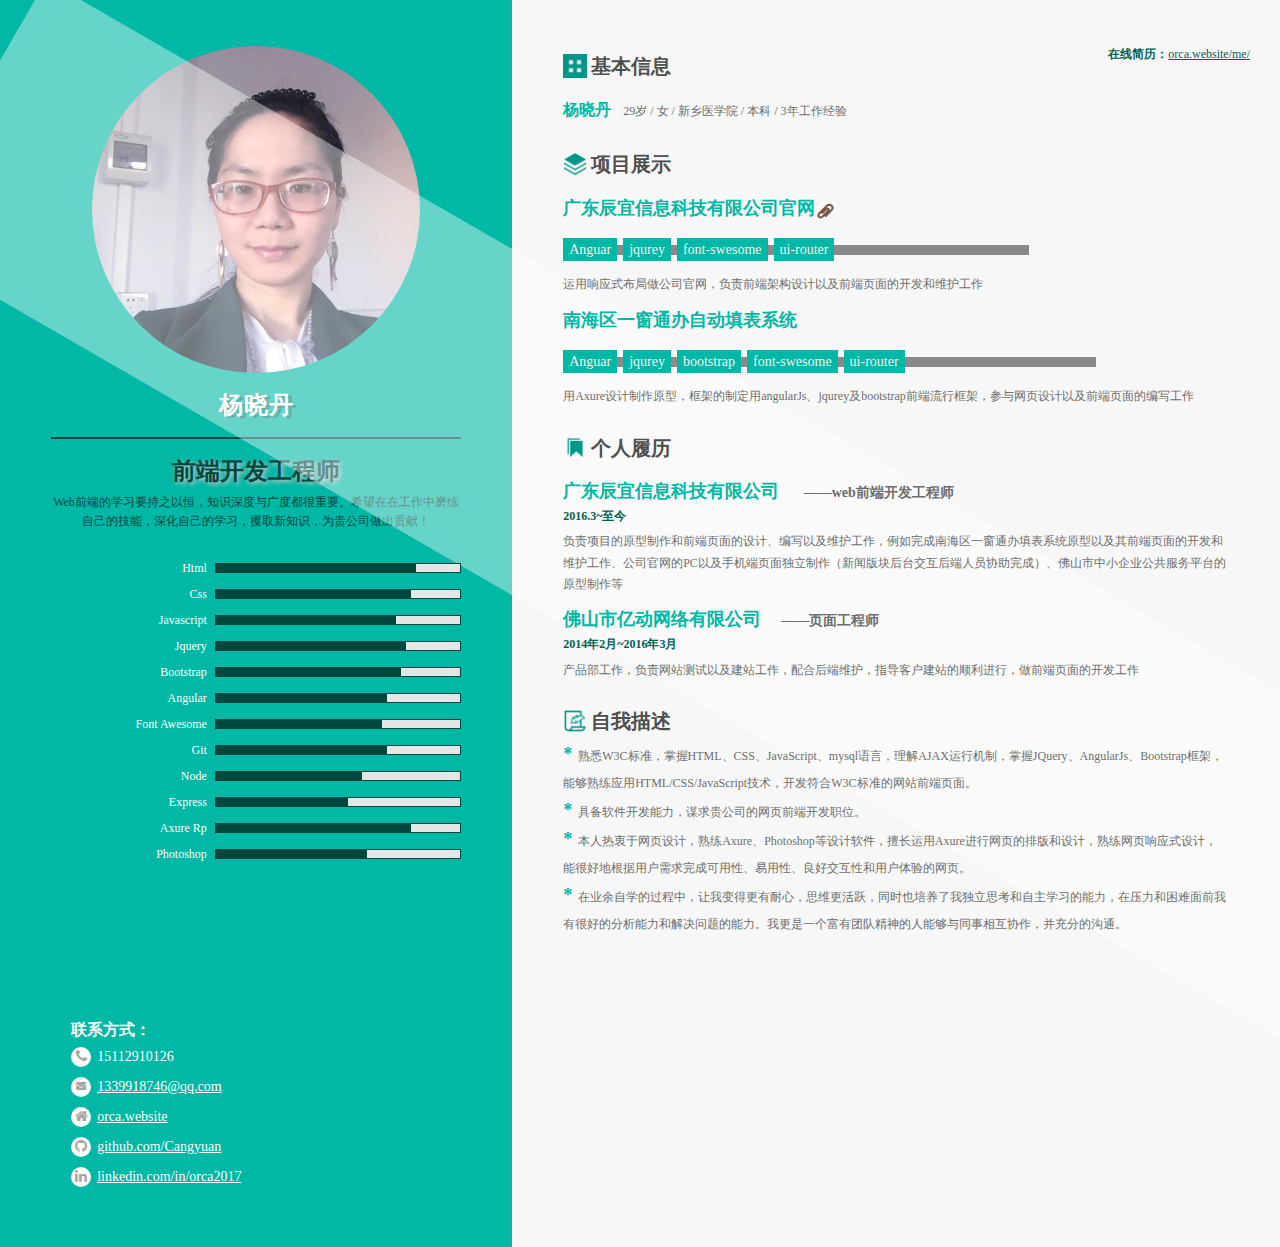
<file: index.html>
<!DOCTYPE html>
<html lang="en">
<head>
	<meta charset="UTF-8">
	<meta content="width=device-width, initial-scale=1.0, maximum-scale=1.0, user-scalable=0" name="viewport">
	<meta name="description" content="orca  女，出生于 中国·河南  喜欢做设计、界面设计、用户体验、前端开发、互联网。">
	<meta name="keywords" content="orca，前端开发，个人网站">
	<link rel="img/shortcut icon" type="text/css" href="bitbug_favicon.ico">
	<link rel="stylesheet" href="css/about.css">
	<link rel="stylesheet" href="css/home.css">
	<link rel="stylesheet" href="font-awesome/css/font-awesome.min.css">
	<script src="js/jquery-1.11.2.min.js"></script>
	<script src="js/jquery.eventFlow.js"></script>
	<!--[if lt IE 9]><script src="https://www.imjeff.cn/wp-content/themes/imjeff/js/html5.js" type="text/javascript"></script><![endif]-->
	<title>逆戟</title>
</head>
<style>
	*{
		font-family: "黑体";
		font-size: 12px;
	}
	p,li{
		font-family: "黑体";
		font-size: 12px;
	}
	.left{
		float: left;
		width: 40%;
		/*background: #009688;*/
		background: #00b8a5;
	}
	.r-info p,.r-pro table tr td{
		color: #6e6e6e;
		line-height: 1.8;
		font-size: 12px;
		font-family: "黑体";
	}
	.right{
		float: right;
		width: 60%;
	}
	.r-info{
		box-sizing:border-box;
		padding: 2% 4%;
		position: relative;
	}
	.me-jpg{
		text-align: center;
	    margin-bottom: 31px;
	}
	.me-jpg>img{
		width: 80%;
		border-radius: 50%;
		display: block;
		margin: 20px auto;
	}
	.l-link{
		color: #fff;
		padding: 0 20px;
		margin-top: 143px;
		margin-bottom: 30px;
	}
	.l-link>h4{
		font-size: 16px;
		font-weight: 600;
		font-family: "微软雅黑";
		line-height: 24px;
		margin-top: 20px;
	}
	.l-link>ul{

	}
	.l-link>ul>li{
		line-height: 30px;
	    font-size: 14px;
	    font-family: cursive;
	}
	.l-link>ul>li>a{
		color: #fff;
		text-decoration: underline;
	}
	.l-link>ul>li>span{
		color: #a6a6a6;
		background: #fff;
		border-radius: 50%;
		display: inline-block;
		width: 20px;
		height: 20px;
		line-height: 20px;
		text-align: center;
		margin-right: 6px;
	}
	.l-link>ul>li>span>.fa-envelope{
		font-size: 10px;
		position: relative;
		top: -2px;
	}
	progress {   
	    display: inline-block;   
	    width: 60%;   
	    height: 10px;   
	    border: 1px solid #004740;     
	    background-color:#e6e6e6;   
	    color: #004740; /*IE10*/ 
	    float: right; 
	    padding: 0;
	}   
	/*ie6-ie9*/  
	progress ie {   
	    display:block;   
	    height: 100%;   
	    background: #004740;   
	}   
	progress::-moz-progress-bar { background: #004740; }   
	progress::-webkit-progress-bar { background: #e6e6e6; }   
	progress::-webkit-progress-value  { background: #004740; } 
	.me-jpg>p{
		color: #004740;
		line-height: 1.6;
	}
	.base{
		padding: 2% 4%;
		box-sizing:border-box;
	}
	.job{
		color: #004740;
		font-size: 24px;
		font-weight: 600;
		padding: 10px 0;
		/*border-bottom: 1px solid #004740;*/
		text-shadow: 2px 2px 4px #d5c2c4;
	}
	.skill{
		margin-top: 10px;
	}
	.skill>ul>li{
		height: 26px;
		position: relative;
	}
	.skill>ul>li>span{
		color: #fff;
		display: block;
		position: absolute;
		top: -10px;
		left: 0;
		width: 38%;
		height: 30px;
		line-height: 30px;
		text-align: right;
		padding-right: 4px;
		text-transform:capitalize;
		font-size: 12px;
		font-family: cursive;
	}
	.l-bg{
		position: absolute;
		left: -200px;
		top: 600px;
		width: 200%;
		height: 300px;
		background: rgba(255,255,255,.4);
		transform: rotate(30deg);
	}
	.main{
		overflow: hidden;
	}
	.r-base>h4{
		/*background: url(images/pro.png) no-repeat;*/
		line-height: 40px;
		font-size: 20px;
		font-weight: 600;
		color: #4f4f4f;
		margin-top: 20px;
	}
	.r-base>h4>img{
		width: 24px!important;
		position: relative;
		top: 8px;
		margin-right: 4px;
	}
	.me-link{
		position: absolute;
		top: 48px;
		right: 30px;
		color: #006157;
		font-size: 12px;
		font-weight: 600;
	}
	.me-link>a{
		color: #006157;
		font-weight: 500;
		font-family: cursive;
		text-decoration: underline;
	}
	.p-main>h4{
		color: #00b8a5!important;
		line-height: 36px;
		font-weight: 600;
		font-size: 18px;
		margin-top: 6px;
	}
	.p-main>h4 i{
		font-weight: 600;
		color: #795548;
		padding-left: 6px;
	}
	.p-skill{
		height: 40px;
		line-height: 40px;
		position: relative;
		margin: 4px 0;
	}
	.p-skill:before{
		position: absolute;
		display: block;
		content: '';
		top: 0;
		bottom: 0;
		margin: auto;
		width: 80%;
		height: 10px;
		background: #8a8a8a;
	}
	.p-main:nth-of-type(1) .p-skill:before{
		width: 70%;
	}
	.p-main:nth-of-type(3) .p-skill:before{
		width: 56%;
	}
	.p-main:nth-of-type(5) .p-skill:before{
		width: 36%;
	}
	.p-skill>span{
		position: relative;
		z-index: 999;
		background: #00b8a5;
		font-family: cursive;
		/*display: inline-block;*/
		padding: 4px 6px;
		margin-right: 6px;
		color: #f2f2f2;
	}
	.foot{
		 
	}
	.foot>li>h4{
		color:#00b8a5;
		font-weight: 600;
		line-height: 27px;
		margin-top: 10px;
		font-size: 18px;
	}
	.foot>li>h4>span{
		color: #6e6e6e;
		padding-left: 20px;
		font-size: 14px;
	}
	.foot>li>h4+p{
		color: #006157; 
		font-weight: 600;
		font-size: 12px;
	}
	.p-detail{
		color: #6e6e6e;
		/*letter-spacing: 1px;*/
		font-size: 14px;
		margin-top: 4px;
	}
	.education>li{
		line-height: 27px;
		color: #6e6e6e;
	}
	.education>li>span{
		color: #006157; 
		font-weight: 600;
		font-size: 12px;
		padding-right: 8px;
	}
	.education>li>strong{
		font-weight: 600;
		color:#00b8a5;
		margin-right: 6px;
		font-size: 18px;
	}
	.foot>li>h4+p,.education>li>span{
		font-family: "微软雅黑";
	}
	table{
		margin-top: 10px;
	}
	.name{
		font-size: 16px!important;
		color: #00b8a5!important;
		width: 60px;
		font-weight: 600;
	}
</style>
<body class="">
<div class="main">
<div class="l-bg"></div>
<div class="left base">
	<div class="me-jpg">
		<img src="images/me-open.jpg" alt="">
		<h4 style="color: #fff;font-size: 24px;font-weight: 600;border-bottom: 2px solid #004740;padding-bottom: 20px;letter-spacing: 1px;margin-bottom: 10px;text-shadow: 4px 2px 0 #007a6e;">杨晓丹</h4>
		<div class="job"><!-- <span>应聘岗位：</span> -->前端开发工程师</div>
		<p>Web前端的学习要持之以恒，知识深度与广度都很重要。希望在在工作中磨练自己的技能，深化自己的学习，攫取新知识，为贵公司做出贡献！</p>
		<!-- <p>满怀信念去创新</p>
		<p>专注前端开发</p> -->
		
	</div>
	
	<div class="skill">
		<ul>
			<li><span>html</span><progress value="82" max="100">
			</progress></li>
			<li><span>css</span><progress value="80" max="100">
			</progress></li>
			<li><span>javascript</span><progress value="74" max="100">
			</progress></li>			
			<li><span>jquery</span><progress value="78" max="100">
			</progress></li>
			<li><span>bootstrap</span><progress value="76" max="100">
			</progress></li>
			<li><span>angular</span><progress value="70" max="100">
			</progress></li>
			<li><span>font awesome</span><progress value="68" max="100">
			</progress></li>			
			<li><span>git</span><progress value="70" max="100">
			</progress></li>
			<li><span>node</span><progress value="60" max="100">
			</progress></li>
			<li><span>express</span><progress value="54" max="100">
			</progress></li>
			<li><span>axure rp</span><progress value="80" max="100">
			</progress></li>
			<li><span>photoshop</span><progress value="62" max="100">
			</progress></li>
		</ul>
		<!-- <p style="color: #004740;line-height: 1.6;">我是一个充满热情、创意丰富、善于发现与解
决问题的前端工程师。 </p> -->
	</div>
	<div class="l-link">
		<h4>联系方式：</h4>
		<ul>
			<li><span><i class="fa fa-phone fa-fw"></i></span>15112910126</li>
			<li><span><i class="fa fa-envelope fa-fw"></i></span><a href="mailto:1339918746@qq.com" target="_blank">1339918746@qq.com</a></li>
			<li><span><i class="fa fa-home fa-fw"></i></span><a href="http://orca.website" target="_blank">orca.website</a></li>
			<li><span><i class="fa fa-github fa-fw"></i></span><a href="https://github.com/Cangyuan" target="_blank">github.com/Cangyuan</a></li>
			<li><span><i class="fa fa-linkedin fa-fw"></i></span><a href="https://www.linkedin.com/in/Orca2017/" target="_blank">linkedin.com/in/orca2017</a></li>
		</ul>
	</div>
</div>
<div class="right r-info">
	<div class="me-link">在线简历：<a href="http://orca.website/me" target="_blank">orca.website/me/</a></div>
	<div class="r-base">
		<h4><img style="float: left;" src="images/base.png" alt="">基本信息</h4>
		<div class="r-pro">
			<table>
				<tr>
					<td class="name">杨晓丹</td>
					<td>29岁 / 女 / 新乡医学院 / 本科 / 3年工作经验 </td>
					<td></td>
					<td></td>					
				</tr>
			</table>
		</div>
		<h4><img style="float: left;" src="images/pro.png" alt="">项目展示</h4>
		<div class="r-pro">
			<div class="p-main">
				<h4>广东辰宜信息科技有限公司官网<a href="http://www.gdchenyi.com.cn/" target="_blank"><i class="fa fa-paperclip fa-rotate-90"></i></a></h4>
				<div class="p-skill">
					<span>Anguar</span><span>jqurey</span><span>font-swesome</span><span>ui-router</span>
				</div>
				<p>运用响应式布局做公司官网，负责前端架构设计以及前端页面的开发和维护工作</p>
			</div>
			<div class="p-main">
				<h4>南海区一窗通办自动填表系统</h4>
				<div class="p-skill">
					<span>Anguar</span><span>jqurey</span><span>bootstrap</span><span>font-swesome</span><span>ui-router</span>
				</div>
				<p>用Axure设计制作原型，框架的制定用angularJs、jqurey及bootstrap前端流行框架，参与网页设计以及前端页面的编写工作
</p>
			</div>
			<!-- <div class="p-main">
				<h4>github博客项目<a href="http://orca.website/" target="_blank"><i class="fa fa-paperclip fa-rotate-90"></i></a></h4>
				<div class="p-skill">
					<span>jquery</span><span>jekyll</span><span>git</span><span>font swesome</span>
				</div>
				<p>运用github的博客系统，搭建个人博客，记录学习过程</p>
			</div> -->
		</div>
		<h4><img style="float: left;" src="images/cross.png" alt="">个人履历</h4>
		<ul class="foot">
			<li>
				<h4>广东辰宜信息科技有限公司 <span>——web前端开发工程师</span></h4>
				<p>2016.3~至今</p>
				<p class="p-detail">
					负责项目的原型制作和前端页面的设计、编写以及维护工作，例如完成南海区一窗通办填表系统原型以及其前端页面的开发和维护工作、公司官网的PC以及手机端页面独立制作（新闻版块后台交互后端人员协助完成）、佛山市中小企业公共服务平台的原型制作等
				</p>
			</li>
			<li>
				<h4>佛山市亿动网络有限公司<span>——页面工程师</span></h4>
				<p>2014年2月~2016年3月</p>
				<p class="p-detail">
					产品部工作，负责网站测试以及建站工作，配合后端维护，指导客户建站的顺利进行，做前端页面的开发工作
				</p>
			</li>
		</ul>
		<h4><img style="float: left;" src="images/info.png" alt="">自我描述</h4>
		<ul class="education">
			<li>
				<strong>*</strong>熟悉W3C标准，掌握HTML、CSS、JavaScript、mysql语言，理解AJAX运行机制，掌握JQuery、AngularJs、Bootstrap框架，能够熟练应用HTML/CSS/JavaScript技术，开发符合W3C标准的网站前端页面。
			<!-- <span>2014.1~2017.1</span><strong>新乡医学院</strong>成人本科 --></li>
			<!-- <li><span>2008.9~2011.6</span><strong>漯河医学高等专科学校</strong></li> -->
			<li>
				<strong>*</strong>具备软件开发能力，谋求贵公司的网页前端开发职位。
			</li>
			<li>
				<strong>*</strong>本人热衷于网页设计，熟练Axure、Photoshop等设计软件，擅长运用Axure进行网页的排版和设计，熟练网页响应式设计，能很好地根据用户需求完成可用性、易用性、良好交互性和用户体验的网页。
			</li>
			<li>
				<strong>*</strong>在业余自学的过程中，让我变得更有耐心，思维更活跃，同时也培养了我独立思考和自主学习的能力，在压力和困难面前我有很好的分析能力和解决问题的能力。我更是一个富有团队精神的人能够与同事相互协作，并充分的沟通。
			</li>
		</ul>
		<!-- <p class="p-detail">
			产品部工作，负责网站测试以及建站工作，配合后端维护，指导客户建站的顺利进行，做前端页面的开发工作
		</p> -->
	</div>
</div>
</div>
<script>
	

</script>
</body>
</html>
</file>
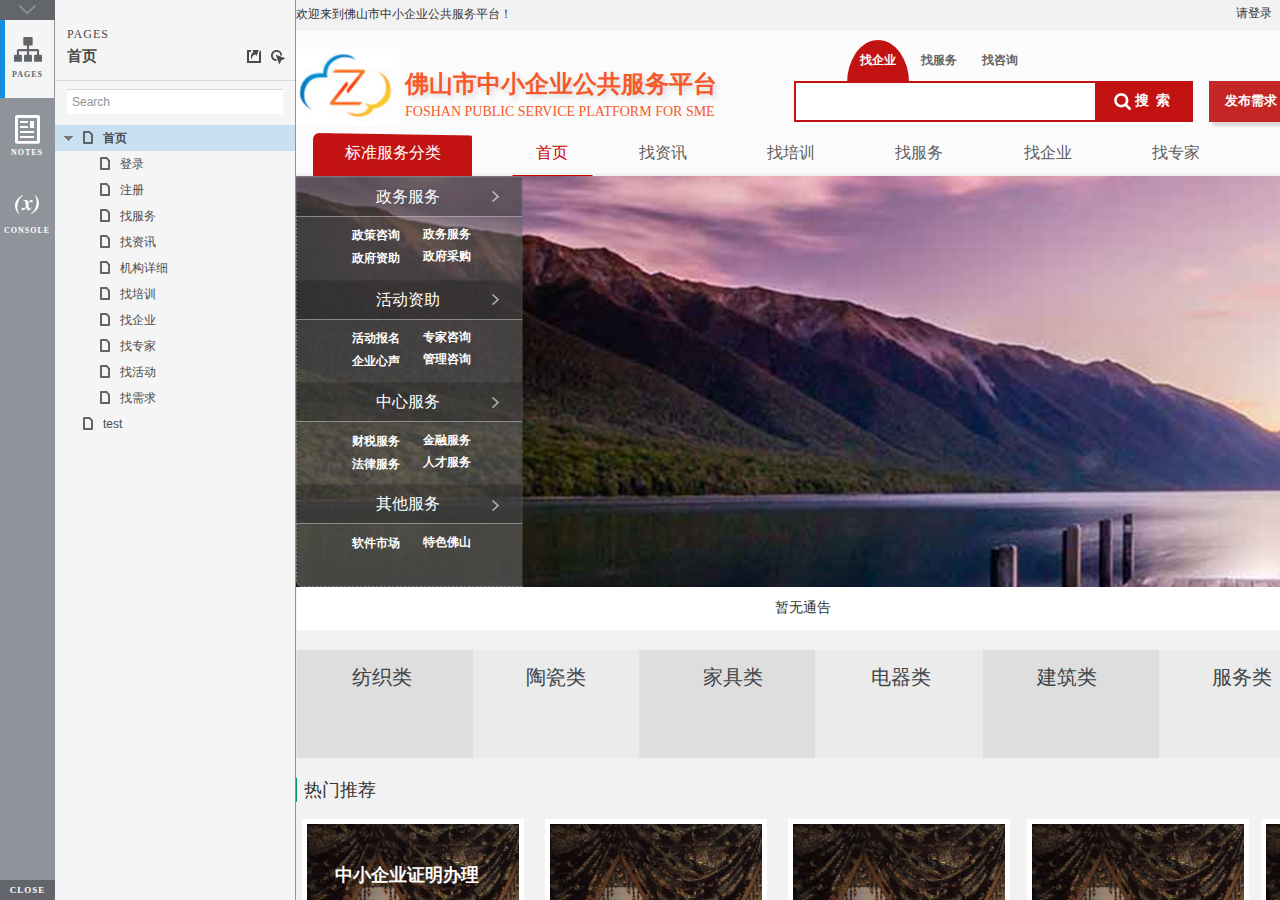
<file: axure-rp/index.html>
﻿<!DOCTYPE html>
<html xmlns="http://www.w3.org/1999/xhtml" xml:lang="en" lang="en">
<head>
    <title>Untitled Document</title>
    <meta http-equiv="X-UA-Compatible" content="IE=edge"/>
    <meta http-equiv="content-type" content="text/html; charset=utf-8" />
    <meta name="viewport" content="width=device-width, initial-scale=1.0" />
    <meta name="apple-mobile-web-app-capable" content="yes" />
    <link type="text/css" href="resources/css/reset.css" rel="Stylesheet" />
    <link type="text/css" href="resources/css/default.css" rel="Stylesheet" />
    <!--<link href='https://fonts.googleapis.com/css?family=Nunito:300' rel='stylesheet' type='text/css'>-->

    <script type="text/javascript">
        if (location.href.toString().indexOf('file://localhost/') == 0) {
            location.href = location.href.toString().replace('file://localhost/', 'file:///');
        }
    </script>

    <script type="text/javascript" src="resources/scripts/jquery-1.7.1.min.js"></script>
    <script type="text/javascript" src="resources/scripts/player/splitter.js"></script>
    <script type="text/javascript" src="resources/scripts/axutils.js"></script>
    <script type="text/javascript" src="resources/scripts/player/axplayer.js"></script>
    <script type="text/javascript" src="resources/scripts/messagecenter.js"></script>
    <script type="text/javascript" src="data/document.js"></script>
    <style type="text/css">

#outerContainer {
	width:1000px;
	height:1500px;
}

.vsplitbar {
    width: 3px;
    /*background: #B9B9B9;*/
    border-right: 1px solid #8f949a;
}

.vsplitbar:hover, .vsplitbar.active {
    background: #8f949a;
}

#rightPanel {
    background-color: White;
}

/*#leftPanel {
    min-width: 120px;
}*/

.splitterMask {
   position:absolute;
   top: 0;
   left: 0;
   width: 100%;
   height: 100%;
   overflow: hidden;
   background-image: url(resources/images/transparent.gif);
   z-index: 20000;
}

    </style>
    <script type="text/javascript" language="JavaScript"><!--
        var SITEMAP_COLLAPSE_VAR_NAME = 'c';
        var PLUGIN_VAR_NAME = 'g';
        var FOOTNOTES_VAR_NAME = 'fn';
        var ADAPTIVE_VIEW_VAR_NAME = 'view';
        var lastLeftPanelWidth = 295;
        var toolBarOnly = true;

        // isolate scope
        (function() {
            setUpController();
            
            var configuration = $axure.document.configuration;
            var _settings = {};
            _settings.projectId = configuration.prototypeId;
            _settings.isAxshare = configuration.isAxshare;
            _settings.loadFeedbackPlugin = configuration.loadFeedbackPlugin;
            var cHash = getHashStringVar(SITEMAP_COLLAPSE_VAR_NAME);
            _settings.startCollapsed = cHash == "1";
            if(cHash == "2") closePlayer();
            var gHash = getHashStringVar(PLUGIN_VAR_NAME);
            if(gHash == "") gHash = 1;
            _settings.startPluginGid = gHash;

            $axure.player.settings = _settings;

            $(window).bind('load', function() {
                if(CHROME_5_LOCAL && !$('body').attr('pluginDetected')) {
                    window.location = 'resources/chrome/chrome.html';
                }
            });

            $(document).ready(function() {
                $axure.page.bind('load.start', mainFrame_onload);
                $axure.messageCenter.addMessageListener(messageCenter_message);

                $(document).on('pluginShown', function (event, data) {
                    setVarInCurrentUrlHash('g', data ? data : '');
                });

                $(document).on('pluginCreated', function(event, data) {
                    if($axure.player.settings.startPluginGid == data) {
                        $axure.player.showPlugin(data);
                    }
                });

                if($axure.player.settings.loadFeedbackPlugin) {
                    if($axure.player.settings.isAxshare) {
                        $axure.utils.loadJS('/Scripts/plugins/feedback/feedback8.js');
                    } else {
                        $axure.utils.loadJS('http://share.axure.com/Scripts/plugins/feedback/feedback8.js');
                    }
                }

                if(navigator.userAgent.indexOf("MSIE") >= 0) $('#outerContainer').width('100%');
                initialize();
                if($axure.player.settings.startCollapsed) $('#outerContainer').splitter({ sizeLeft: 0 });
                else $('#outerContainer').splitter({ sizeLeft: lastLeftPanelWidth });
                $('#leftPanel').width(lastLeftPanelWidth);
                
                $(window).resize(function() { resizeContent(); });

                $('#maximizePanelContainer').hide();

                initializeLogo();

                $(window).resize();
                resizeContent();
                
                $axure.player.collapseToBar();

                if($axure.player.settings.startCollapsed) {
                    collapse();
                    $('#leftPanel').width(0);
                }

                if(MOBILE_DEVICE) {
                    $('#interfaceControlFrameMinimizeContainer').height('45px');
                    $('#interfaceControlFrameMinimizeContainer a').height('45px');
                    $('#interfaceControlFrameHeaderContainer').css('margin-top','45px');
                    $('#interfaceControlFrameCloseContainer a').css('padding','10px 0px');
                    $('#maximizePanelContainer').height('45px');//.css('top','inherit').css('bottom','0px');

                    $('body').removeClass('hashover');

                    if(IOS) {
                        $('#rightPanel').css('overflow', 'auto').css('-webkit-overflow-scrolling', 'touch').css('-ms-overflow-x', 'hidden');

                        window.addEventListener("orientationchange", function() {
                            var viewport = document.querySelector("meta[name=viewport]");
                            //so iOS doesn't zoom when switching back to portrait
                            viewport.setAttribute('content', 'width=device-width, initial-scale=1.0, maximum-scale=1.0');
                            viewport.setAttribute('content', 'width=device-width, initial-scale=1.0');
                            resizeContent();
                        }, false);

                        $axure.page.bind('load.start', function() {
                            resizeContent();
                        });
                    }
                }

            });

            function initialize() {
                var legacyQString = getQueryString("Page");
                if (legacyQString.length > 0) {
                    location.href = location.href.substring(0, location.href.indexOf("?")) + "#p=" + legacyQString;
                    return;
                }

                var mainFrame = document.getElementById("mainFrame");
                mainFrame.contentWindow.location.href = getInitialUrl();
            }

            function initializeLogo() {
                if($axure.document.configuration.logoImagePath) {
                    var image = new Image();
                    image.onload = function() {
                        $('#logoImage').css('max-width', this.width + 'px');
                        $axure.player.resizeContent();
                    };
                    image.src = $axure.document.configuration.logoImagePath;
                
                    $('#interfaceControlFrameLogoImageContainer').html('<img id="logoImage" src="" />');
                    $('#logoImage').attr('src', $axure.document.configuration.logoImagePath).load(function() { resizeContent(); });
                } else $('#interfaceControlFrameLogoImageContainer').hide();

                if ($axure.document.configuration.logoImageCaption) {
                    $('#interfaceControlFrameLogoCaptionContainer').html($axure.document.configuration.logoImageCaption);
                } else $('#interfaceControlFrameLogoCaptionContainer').hide();

                if(!$('#interfaceControlFrameLogoImageContainer').is(':visible') && !$('#interfaceControlFrameLogoCaptionContainer').is(':visible')) {
                    $('#interfaceControlFrameLogoContainer').hide();
                }
            }

            var resizeContent = $axure.player.resizeContent = function() {
                var newHeight = $(window).height();
                var newWidth = $(window).width();

                var controlContainerHeight = newHeight;// - 30;
                if($('#interfaceControlFrameLogoContainer').is(':visible')) controlContainerHeight -= $('#interfaceControlFrameLogoContainer').outerHeight();// + 16;

                $('#outerContainer').height(newHeight).width(newWidth);
                $('.vsplitbar').height(newHeight);
                $('#leftPanel').height(newHeight);
                $('#interfaceControlFrame').height(newHeight);
                $('#interfaceControlFrameContainer').height(newHeight);
                $('#interfaceControlFrameHostContainer').height(controlContainerHeight);

                $('#rightPanel').height(newHeight);
                $('#mainFrame').height(newHeight);

                if($('#leftPanel').is(':visible')) $('#rightPanel').width($(window).width() - $('#leftPanel').width() - 1);// $('.vsplitbar').width());
                else $('#rightPanel').width($(window).width());

                $(document).trigger('ContainerHeightChange',[controlContainerHeight]);

                if(MOBILE_DEVICE) {
                    if(!(getHashStringVar(ADAPTIVE_VIEW_VAR_NAME).length > 0)) $axure.messageCenter.postMessage('setAdaptiveViewForSize', {'width':newWidth, 'height':$('#rightPanel').height()});
                }
            }

            var collapseToBar = $axure.player.collapseToBar = function() {
                lastLeftPanelWidth = $('#leftPanel').width();
                $('#leftPanel').width('55px');
                $('.vsplitbar').hide();
                $('#rightPanel').width($(window).width() - $('#leftPanel').width());
                $(window).resize();
                $('#outerContainer').trigger('resize');
                toolBarOnly = true;
            }

            var expandFromBar = $axure.player.expandFromBar = function() {
                if($('.vsplitbar').is(':visible')) return;

                $('#leftPanel').width(lastLeftPanelWidth);
                $('.vsplitbar').show();
                $('#rightPanel').width($(window).width() - $('#leftPanel').width() - 1);// $('.vsplitbar').width());
                $(window).resize();
                $('#outerContainer').trigger('resize');
                toolBarOnly = false;
            }

        })();

        function messageCenter_message(message, data) {
            if(message == 'expandFrame') expand();
            else if(message == 'getCollapseFrameOnLoad' && $axure.player.settings.startCollapsed && !MOBILE_DEVICE) $axure.messageCenter.postMessage('collapseFrameOnLoad');
        }

        
        function getInitialUrl() {
            var pageName = getHashStringVar("p");
            if(pageName.length > 0) return pageName + ".html";
            else {
                var url = getFirstPageUrl($axure.document.sitemap.rootNodes);
                return (url ? url : "about:blank");
            }
        }

        function getFirstPageUrl(nodes) {
            for (var i = 0; i < nodes.length; i++) {
                var node = nodes[i];
                if (node.url) return node.url;
                else {
                    var hasChildren = (node.children && node.children.length > 0);
                    if (hasChildren) {
                        var url = getFirstPageUrl(node.children);
                        if (url) return url;
                    }
                }
            }
            return null;
        }

        function closePlayer() {
            if($axure.page.location) window.location.href = $axure.page.location;
            else {
                var pageFile = getInitialUrl();
                var currentLocation = window.location.toString();
                window.location.href = currentLocation.substr(0, currentLocation.lastIndexOf("/") + 1) + pageFile;
            }
        }

        function replaceHash(newHash) {
            var currentLocWithoutHash = window.location.toString().split('#')[0];

            //We use replace so that every hash change doesn't get appended to the history stack.
            //We use replaceState in browsers that support it, else replace the location
            if(typeof window.history.replaceState != 'undefined') {
                try {
                    //Chrome 45 (Version 45.0.2454.85 m) started throwing an error here when generated locally (this only happens with sitemap open) which broke all interactions.
                    //try catch breaks the url adjusting nicely when the sitemap is open, but all interactions and forward and back buttons work.
                    //Uncaught SecurityError: Failed to execute 'replaceState' on 'History': A history state object with URL 'file:///C:/Users/Ian/Documents/Axure/HTML/Untitled/start.html#p=home' cannot be created in a document with origin 'null'.
                    window.history.replaceState(null, null, currentLocWithoutHash + newHash);
                } catch(ex) {}
            } else {
                window.location.replace(currentLocWithoutHash + newHash);
            }
        }

        function collapse() {
            setVarInCurrentUrlHash('c', 1);
            if(!toolBarOnly) lastLeftPanelWidth = $('#leftPanel').width();

            $('#maximizePanelContainer').show();
            $('#leftPanel').hide();
            $('.vsplitbar').hide();
            $('#rightPanel').width($(window).width());
            $(window).resize();
            $('#outerContainer').trigger('resize');

            $(document).trigger('sidebarCollapse');

            if(MOBILE_DEVICE) {
                $('#maximizePanelContainer').animate({
                    top:$('#rightPanel').height() - $('#maximizePanelContainer').height()
                }, 300, 'swing', function() {
                    $('#maximizePanelContainer').css('top', 'inherit').css('bottom', '0px');
                });
            }
        }

        function expand() {
            if(MOBILE_DEVICE) {
                $('#maximizePanelContainer').css('top', '0px').css('bottom', 'inherit');
            }

            deleteVarFromCurrentUrlHash('c');
            $('#maximizePanelContainer').hide();
            $('#leftPanel').width(lastLeftPanelWidth);
            $('#leftPanel').show();
            if(!toolBarOnly) {
                $('.vsplitbar').show();
                $('#rightPanel').width($(window).width() - $('#leftPanel').width() - 1);
            } else {
                $axure.player.collapseToBar();
            }
            $(window).resize();
            $('#outerContainer').trigger('resize');

            $(document).trigger('sidebarExpanded');
        }


        function mainFrame_onload() {
            if($axure.page.pageName) document.title = $axure.page.pageName;
        }

        function getQueryString(query) {
            var qstring = self.location.href.split("?");
            if(qstring.length < 2) return "";
            return GetParameter(qstring, query);
        }
        
        function GetParameter(qstring, query) {
            var prms = qstring[1].split("&");
            var frmelements = new Array();
            var currprmeter, querystr = "";

            for(var i = 0; i < prms.length; i++) {
                currprmeter = prms[i].split("=");
                frmelements[i] = new Array();
                frmelements[i][0] = currprmeter[0];
                frmelements[i][1] = currprmeter[1];
            }

            for(j = 0; j < frmelements.length; j++) {
                if(frmelements[j][0].toLowerCase() == query.toLowerCase()) {
                    querystr = frmelements[j][1];
                    break;
                }
            }
            return querystr;
        }
        
        function getHashStringVar(query) {
            var qstring = self.location.href.split("#");
            if(qstring.length < 2) return "";
            return GetParameter(qstring, query);
        }

        function setHashStringVar(currentHash, varName, varVal) {
            var varWithEqual = varName + '=';
            var poundVarWithEqual = varVal === '' ? '' :  '#' + varName + '=' + varVal;
            var ampVarWithEqual = varVal === '' ? '' :  '&' + varName + '=' + varVal;
            var hashToSet = '';

            var pageIndex = currentHash.indexOf('#' + varWithEqual);
            if(pageIndex == -1) pageIndex = currentHash.indexOf('&' + varWithEqual);
            if(pageIndex != -1) {
                var newHash = currentHash.substring(0, pageIndex);

                newHash = newHash == '' ? poundVarWithEqual : newHash + ampVarWithEqual;

                var ampIndex = currentHash.indexOf('&', pageIndex + 1);
                if(ampIndex != -1) {
                    newHash = newHash == '' ? '#' + currentHash.substring(ampIndex + 1) : newHash + currentHash.substring(ampIndex);
                }
                hashToSet = newHash;
            } else if(currentHash.indexOf('#') != -1) {
                hashToSet = currentHash + ampVarWithEqual;
            } else {
                hashToSet = poundVarWithEqual;
            }

            if(hashToSet != '' || varVal == '') {
                return hashToSet;
            }

            return null;
        }

        function setVarInCurrentUrlHash(varName, varVal) {
            var newHash = setHashStringVar(window.location.hash, varName, varVal);

            if(newHash != null) {
                replaceHash(newHash);
            }
        }

        function deleteHashStringVar(currentHash, varName) {
            var varWithEqual = varName + '=';

            var pageIndex = currentHash.indexOf('#' + varWithEqual);
            if(pageIndex == -1) pageIndex = currentHash.indexOf('&' + varWithEqual);
            if(pageIndex != -1) {
                var newHash = currentHash.substring(0, pageIndex);

                var ampIndex = currentHash.indexOf('&', pageIndex + 1);

                //IF begin of string....if none blank, ELSE # instead of & and rest
                //IF in string....prefix + if none blank, ELSE &-rest
                if(newHash == '') { //beginning of string
                    newHash = ampIndex != -1 ? '#' + currentHash.substring(ampIndex + 1) : '';
                } else { //somewhere in the middle
                    newHash = newHash + (ampIndex != -1 ? currentHash.substring(ampIndex) : '');
                }

                return newHash;
            }

            return null;
        }

        function deleteVarFromCurrentUrlHash(varName) {
            var newHash = deleteHashStringVar(window.location.hash, varName);

            if(newHash != null) {
                replaceHash(newHash);
            }
        }
    --></script>

    <link type="text/css" rel="Stylesheet" href="plugins/sitemap/styles/sitemap.css" />
    <script type="text/javascript" src="plugins/sitemap/sitemap.js"></script>
    <link type="text/css" rel="Stylesheet" href="plugins/page_notes/styles/page_notes.css" />
    <script type="text/javascript" src="plugins/page_notes/page_notes.js"></script>
    <!--<link type="text/css" rel="Stylesheet" href="plugins/recordplay/styles/recordplay.css" />
    <script type="text/javascript" src="plugins/recordplay/recordplay.js"></script>-->
    <link type="text/css" rel="Stylesheet" href="plugins/debug/styles/debug.css" />
    <script type="text/javascript" src="plugins/debug/debug.js"></script>

</head>
<body scroll="no" class="hashover">
    <div id="outerContainer">

        <div id="leftPanel">
            <div id="interfaceControlFrame">
                <div id="interfaceControlFrameMinimizeContainer">
                    <a title="Collapse" id="interfaceControlFrameMinimizeButton" onclick="collapse();">&nbsp;</a>
                </div>
                <div id="interfaceControlFrameHeaderContainer">
                    <ul id="interfaceControlFrameHeader"></ul>
                </div>
                <div id="interfaceControlFrameContainer">
                    <div id="interfaceControlFrameLogoContainer">
                        <div id="interfaceControlFrameLogoImageContainer"></div>
                        <div id="interfaceControlFrameLogoCaptionContainer"></div>
                    </div>
                    <div id="interfaceControlFrameHostContainer">
                    </div>
                </div>
                <div id="interfaceControlFrameCloseContainer">
                    <a title="Close" id="interfaceControlFrameCloseButton" onclick="closePlayer();">CLOSE</a>
                </div>
            </div>
        </div>
        <div id="rightPanel">
            <iframe id="mainFrame" name="mainFrame" width="100%" height="100%" src="" frameborder="0" style="display: block;" webkitallowfullscreen mozallowfullscreen allowfullscreen></iframe>
        </div>

    </div>

    <div id="maximizePanelContainer">
        <iframe id="expandFrame" src="resources/expand.html" width="100%" height="100%" scrolling="no" allowtransparency="true" frameborder="0"></iframe>
    </div>

</body>
</html>
</file>
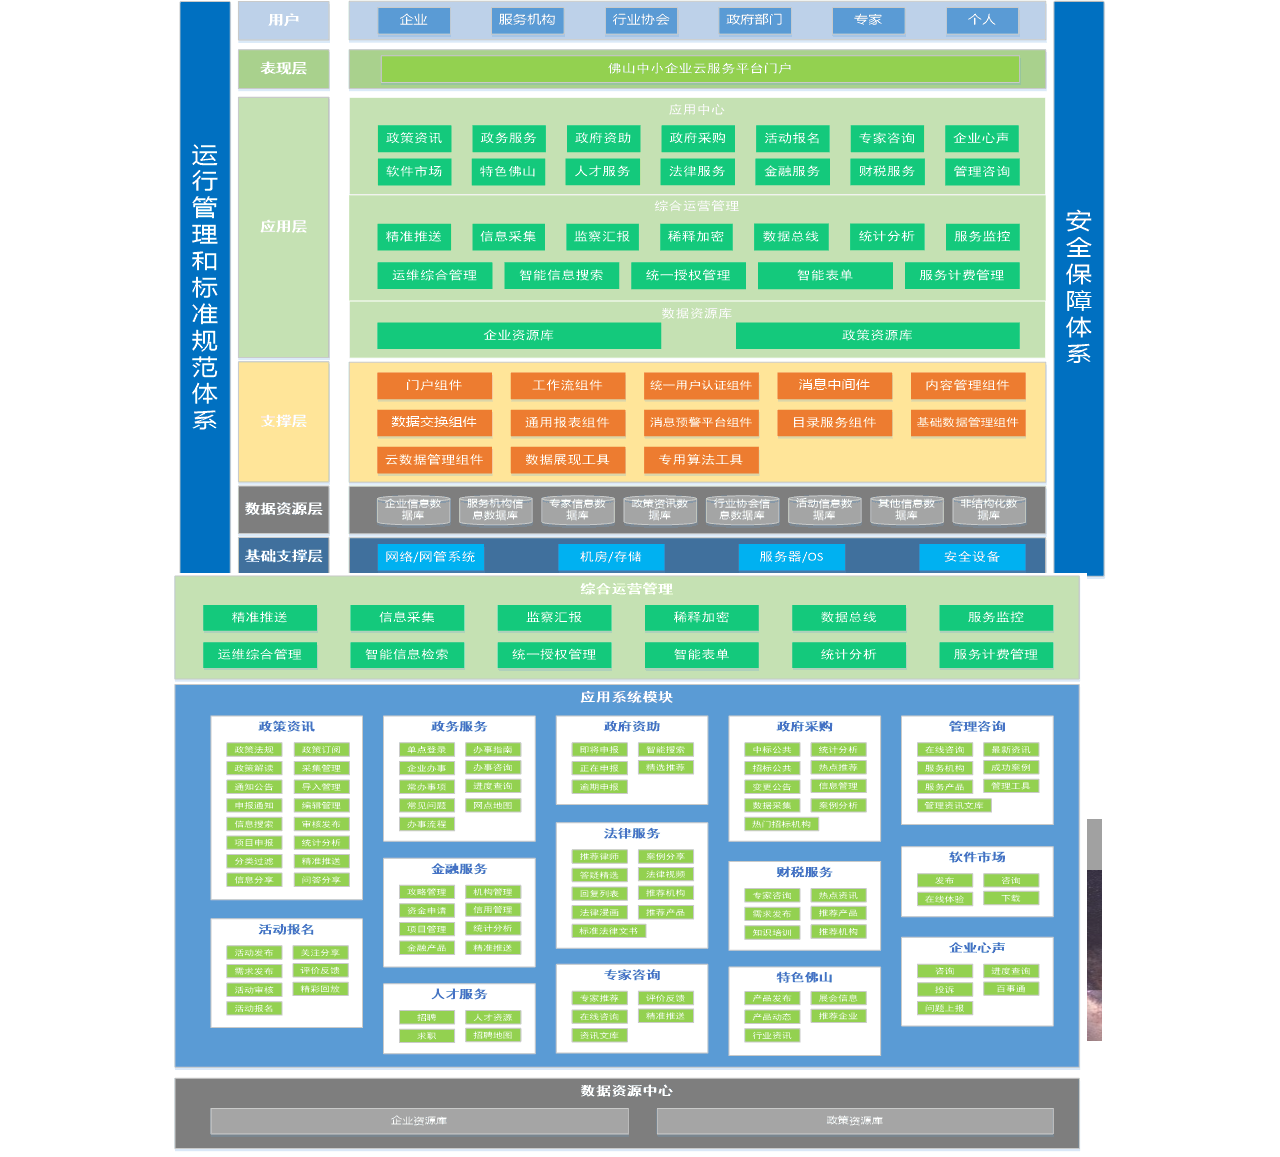
<file: axure-rp/test.html>
﻿<!DOCTYPE html>
<html>
  <head>
    <title>test</title>
    <meta http-equiv="X-UA-Compatible" content="IE=edge"/>
    <meta http-equiv="content-type" content="text/html; charset=utf-8"/>
    <meta name="apple-mobile-web-app-capable" content="yes"/>
    <link href="resources/css/jquery-ui-themes.css" type="text/css" rel="stylesheet"/>
    <link href="resources/css/axure_rp_page.css" type="text/css" rel="stylesheet"/>
    <link href="data/styles.css" type="text/css" rel="stylesheet"/>
    <link href="files/test/styles.css" type="text/css" rel="stylesheet"/>
    <script src="resources/scripts/jquery-1.7.1.min.js"></script>
    <script src="resources/scripts/jquery-ui-1.8.10.custom.min.js"></script>
    <script src="resources/scripts/axure/axQuery.js"></script>
    <script src="resources/scripts/axure/globals.js"></script>
    <script src="resources/scripts/axutils.js"></script>
    <script src="resources/scripts/axure/annotation.js"></script>
    <script src="resources/scripts/axure/axQuery.std.js"></script>
    <script src="resources/scripts/axure/doc.js"></script>
    <script src="data/document.js"></script>
    <script src="resources/scripts/messagecenter.js"></script>
    <script src="resources/scripts/axure/events.js"></script>
    <script src="resources/scripts/axure/recording.js"></script>
    <script src="resources/scripts/axure/action.js"></script>
    <script src="resources/scripts/axure/expr.js"></script>
    <script src="resources/scripts/axure/geometry.js"></script>
    <script src="resources/scripts/axure/flyout.js"></script>
    <script src="resources/scripts/axure/ie.js"></script>
    <script src="resources/scripts/axure/model.js"></script>
    <script src="resources/scripts/axure/repeater.js"></script>
    <script src="resources/scripts/axure/sto.js"></script>
    <script src="resources/scripts/axure/utils.temp.js"></script>
    <script src="resources/scripts/axure/variables.js"></script>
    <script src="resources/scripts/axure/drag.js"></script>
    <script src="resources/scripts/axure/move.js"></script>
    <script src="resources/scripts/axure/visibility.js"></script>
    <script src="resources/scripts/axure/style.js"></script>
    <script src="resources/scripts/axure/adaptive.js"></script>
    <script src="resources/scripts/axure/tree.js"></script>
    <script src="resources/scripts/axure/init.temp.js"></script>
    <script src="files/test/data.js"></script>
    <script src="resources/scripts/axure/legacy.js"></script>
    <script src="resources/scripts/axure/viewer.js"></script>
    <script src="resources/scripts/axure/math.js"></script>
    <script type="text/javascript">
      $axure.utils.getTransparentGifPath = function() { return 'resources/images/transparent.gif'; };
      $axure.utils.getOtherPath = function() { return 'resources/Other.html'; };
      $axure.utils.getReloadPath = function() { return 'resources/reload.html'; };
    </script>
  </head>
  <body>
    <div id="base" class="">

      <!-- Unnamed (动态面板) -->
      <div id="u2702" class="ax_default">
        <div id="u2702_state0" class="panel_state" data-label="State1">
          <div id="u2702_state0_content" class="panel_state_content">

            <!-- Unnamed (图片) -->
            <div id="u2703" class="ax_default _图片">
              <img id="u2703_img" class="img " src="images/test/u2703.png"/>
              <!-- Unnamed () -->
              <div id="u2704" class="text" style="display: none; visibility: hidden">
                <p><span></span></p>
              </div>
            </div>
          </div>
        </div>
      </div>

      <!-- Unnamed (动态面板) -->
      <div id="u2705" class="ax_default">
        <div id="u2705_state0" class="panel_state" data-label="State1">
          <div id="u2705_state0_content" class="panel_state_content">

            <!-- Unnamed (矩形) -->
            <div id="u2706" class="ax_default box_1">
              <img id="u2706_img" class="img " src="images/test/u2706.png"/>
              <!-- Unnamed () -->
              <div id="u2707" class="text" style="display: none; visibility: hidden">
                <p><span></span></p>
              </div>
            </div>
          </div>
        </div>
      </div>

      <!-- Unnamed (动态面板) -->
      <div id="u2708" class="ax_default">
        <div id="u2708_state0" class="panel_state" data-label="State1">
          <div id="u2708_state0_content" class="panel_state_content">

            <!-- Unnamed (矩形) -->
            <div id="u2709" class="ax_default box_1">
              <img id="u2709_img" class="img " src="images/test/u2709.png"/>
              <!-- Unnamed () -->
              <div id="u2710" class="text" style="display: none; visibility: hidden">
                <p><span></span></p>
              </div>
            </div>
          </div>
        </div>
      </div>

      <!-- Unnamed (图片) -->
      <div id="u2711" class="ax_default _图片">
        <img id="u2711_img" class="img " src="images/test/u2711.png"/>
        <!-- Unnamed () -->
        <div id="u2712" class="text" style="display: none; visibility: hidden">
          <p><span></span></p>
        </div>
      </div>
    </div>
  </body>
</html>
</file>
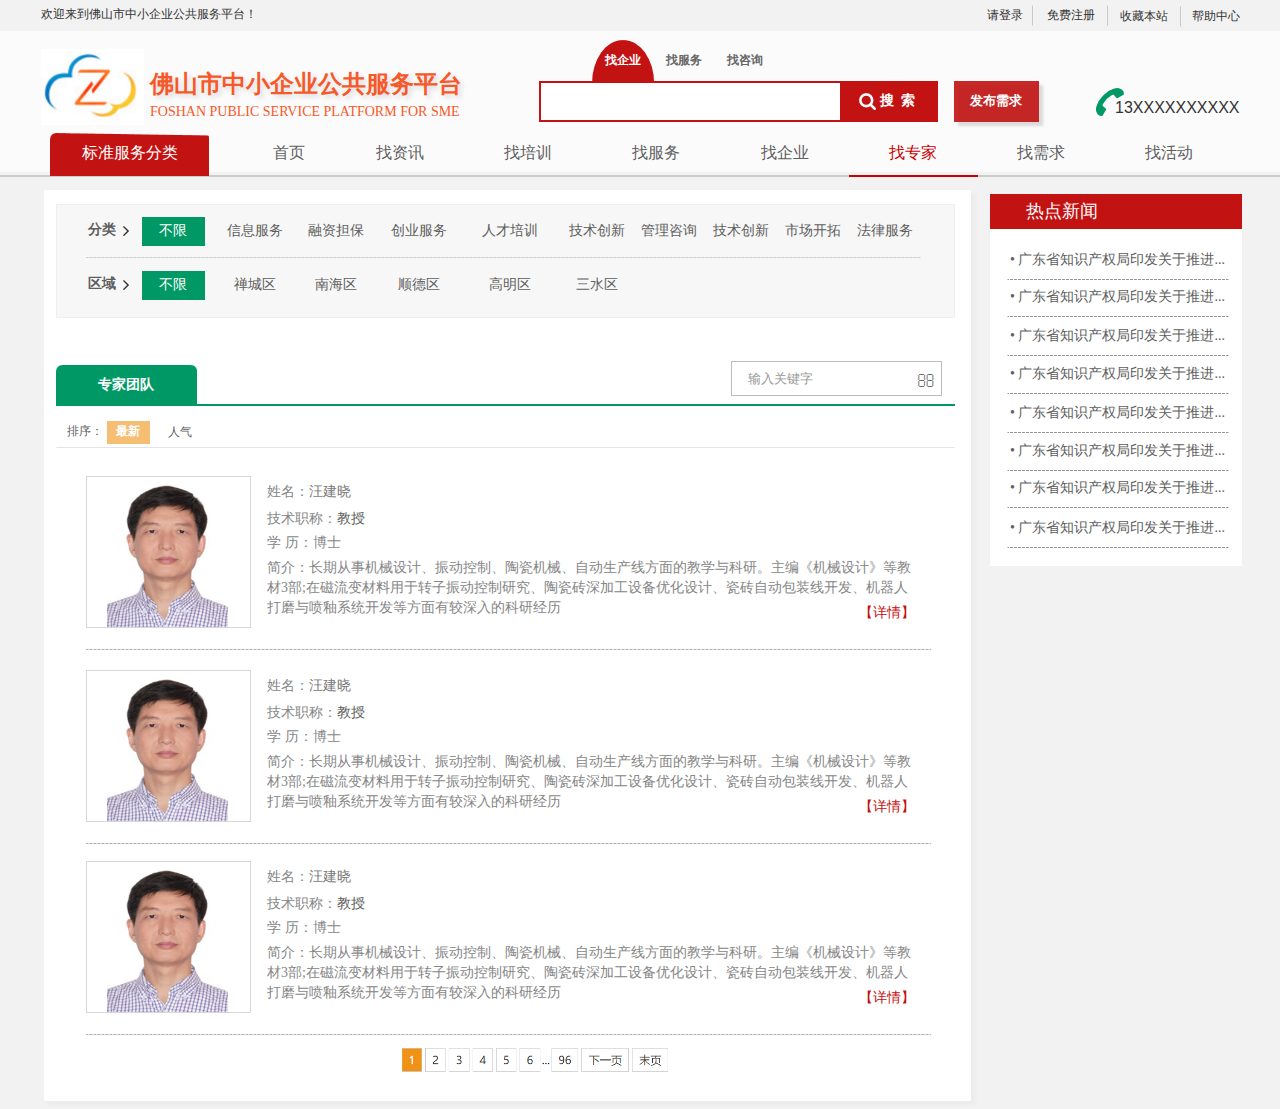
<file: axure-rp/找专家.html>
﻿<!DOCTYPE html>
<html>
  <head>
    <title>找专家</title>
    <meta http-equiv="X-UA-Compatible" content="IE=edge"/>
    <meta http-equiv="content-type" content="text/html; charset=utf-8"/>
    <meta name="apple-mobile-web-app-capable" content="yes"/>
    <link href="resources/css/jquery-ui-themes.css" type="text/css" rel="stylesheet"/>
    <link href="resources/css/axure_rp_page.css" type="text/css" rel="stylesheet"/>
    <link href="data/styles.css" type="text/css" rel="stylesheet"/>
    <link href="files/找专家/styles.css" type="text/css" rel="stylesheet"/>
    <script src="resources/scripts/jquery-1.7.1.min.js"></script>
    <script src="resources/scripts/jquery-ui-1.8.10.custom.min.js"></script>
    <script src="resources/scripts/axure/axQuery.js"></script>
    <script src="resources/scripts/axure/globals.js"></script>
    <script src="resources/scripts/axutils.js"></script>
    <script src="resources/scripts/axure/annotation.js"></script>
    <script src="resources/scripts/axure/axQuery.std.js"></script>
    <script src="resources/scripts/axure/doc.js"></script>
    <script src="data/document.js"></script>
    <script src="resources/scripts/messagecenter.js"></script>
    <script src="resources/scripts/axure/events.js"></script>
    <script src="resources/scripts/axure/recording.js"></script>
    <script src="resources/scripts/axure/action.js"></script>
    <script src="resources/scripts/axure/expr.js"></script>
    <script src="resources/scripts/axure/geometry.js"></script>
    <script src="resources/scripts/axure/flyout.js"></script>
    <script src="resources/scripts/axure/ie.js"></script>
    <script src="resources/scripts/axure/model.js"></script>
    <script src="resources/scripts/axure/repeater.js"></script>
    <script src="resources/scripts/axure/sto.js"></script>
    <script src="resources/scripts/axure/utils.temp.js"></script>
    <script src="resources/scripts/axure/variables.js"></script>
    <script src="resources/scripts/axure/drag.js"></script>
    <script src="resources/scripts/axure/move.js"></script>
    <script src="resources/scripts/axure/visibility.js"></script>
    <script src="resources/scripts/axure/style.js"></script>
    <script src="resources/scripts/axure/adaptive.js"></script>
    <script src="resources/scripts/axure/tree.js"></script>
    <script src="resources/scripts/axure/init.temp.js"></script>
    <script src="files/找专家/data.js"></script>
    <script src="resources/scripts/axure/legacy.js"></script>
    <script src="resources/scripts/axure/viewer.js"></script>
    <script src="resources/scripts/axure/math.js"></script>
    <script type="text/javascript">
      $axure.utils.getTransparentGifPath = function() { return 'resources/images/transparent.gif'; };
      $axure.utils.getOtherPath = function() { return 'resources/Other.html'; };
      $axure.utils.getReloadPath = function() { return 'resources/reload.html'; };
    </script>
  </head>
  <body>
    <div id="base" class="">

      <!-- Unnamed (矩形) -->
      <div id="u1999" class="ax_default box_1">
        <img id="u1999_img" class="img " src="images/找专家/u1999.png"/>
        <!-- Unnamed () -->
        <div id="u2000" class="text" style="display: none; visibility: hidden">
          <p><span></span></p>
        </div>
      </div>

      <!-- Unnamed (矩形) -->
      <div id="u2001" class="ax_default box_2">
        <img id="u2001_img" class="img " src="images/找服务/u908.png"/>
        <!-- Unnamed () -->
        <div id="u2002" class="text" style="display: none; visibility: hidden">
          <p><span></span></p>
        </div>
      </div>

      <!-- Unnamed (矩形) -->
      <div id="u2003" class="ax_default box_2">
        <img id="u2003_img" class="img " src="images/找专家/u2003.png"/>
        <!-- Unnamed () -->
        <div id="u2004" class="text" style="display: none; visibility: hidden">
          <p><span></span></p>
        </div>
      </div>

      <!-- Unnamed (动态面板) -->
      <div id="u2005" class="ax_default">
        <div id="u2005_state0" class="panel_state" data-label="State1">
          <div id="u2005_state0_content" class="panel_state_content">
          </div>
        </div>
      </div>

      <!-- Unnamed (动态面板) -->
      <div id="u2006" class="ax_default">
        <div id="u2006_state0" class="panel_state" data-label="nav-bg">
          <div id="u2006_state0_content" class="panel_state_content">
          </div>
        </div>
      </div>

      <!-- Unnamed (top-bg) -->

      <!-- Unnamed (动态面板) -->
      <div id="u2008" class="ax_default">
        <div id="u2008_state0" class="panel_state" data-label="top">
          <div id="u2008_state0_content" class="panel_state_content">
          </div>
        </div>
      </div>

      <!-- Unnamed (top-left) -->

      <!-- Unnamed (矩形) -->
      <div id="u2010" class="ax_default label">
        <img id="u2010_img" class="img " src="images/首页/u32.png"/>
        <!-- Unnamed () -->
        <div id="u2011" class="text" style="visibility: visible;">
          <p><span>欢迎来到佛山市中小企业公共服务平台！</span></p>
        </div>
      </div>

      <!-- Unnamed (top-right) -->

      <!-- Unnamed (矩形) -->
      <div id="u2013" class="ax_default label">
        <img id="u2013_img" class="img " src="images/首页/u35.png"/>
        <!-- Unnamed () -->
        <div id="u2014" class="text" style="visibility: visible;">
          <p><span>请登录</span></p>
        </div>
      </div>

      <!-- Unnamed (矩形) -->
      <div id="u2015" class="ax_default label">
        <img id="u2015_img" class="img " src="images/首页/u37.png"/>
        <!-- Unnamed () -->
        <div id="u2016" class="text" style="visibility: visible;">
          <p><span>免费注册</span></p>
        </div>
      </div>

      <!-- Unnamed (矩形) -->
      <div id="u2017" class="ax_default label">
        <img id="u2017_img" class="img " src="images/首页/u37.png"/>
        <!-- Unnamed () -->
        <div id="u2018" class="text" style="visibility: visible;">
          <p><span>收藏本站</span></p>
        </div>
      </div>

      <!-- Unnamed (矩形) -->
      <div id="u2019" class="ax_default label">
        <img id="u2019_img" class="img " src="images/首页/u41.png"/>
        <!-- Unnamed () -->
        <div id="u2020" class="text" style="visibility: visible;">
          <p><span>帮助中心</span></p>
        </div>
      </div>

      <!-- Unnamed (搜索) -->

      <!-- Unnamed (组合) -->
      <div id="u2022" class="ax_default">

        <!-- Unnamed (占位符) -->
        <div id="u2023" class="ax_default placeholder ax_default_hidden" style="display: none; visibility: hidden">
          <img id="u2023_img" class="img " src="images/首页/u46.png"/>
          <!-- Unnamed () -->
          <div id="u2024" class="text" style="visibility: visible;">
            <p><span>LOGO</span></p>
          </div>
        </div>

        <!-- Unnamed (矩形) -->
        <div id="u2025" class="ax_default button">
          <img id="u2025_img" class="img " src="images/首页/u48.png"/>
          <!-- Unnamed () -->
          <div id="u2026" class="text" style="visibility: visible;">
            <p><span>&nbsp;&nbsp; &nbsp; 搜&nbsp; 索</span></p>
          </div>
        </div>

        <!-- Unnamed (矩形) -->
        <div id="u2027" class="ax_default box_1">
          <img id="u2027_img" class="img " src="images/首页/u50.png"/>
          <!-- Unnamed () -->
          <div id="u2028" class="text" style="display: none; visibility: hidden">
            <p><span></span></p>
          </div>
        </div>

        <!-- Unnamed (文本框) -->
        <div id="u2029" class="ax_default text_field">
          <input id="u2029_input" type="text" value=""/>
        </div>

        <!-- Unnamed (形状) -->
        <div id="u2030" class="ax_default icon">
          <img id="u2030_img" class="img " src="images/首页/u53.png"/>
          <!-- Unnamed () -->
          <div id="u2031" class="text" style="display: none; visibility: hidden">
            <p><span></span></p>
          </div>
        </div>

        <!-- Unnamed (半圆形) -->
        <div id="u2032" class="ax_default label">
          <img id="u2032_img" class="img " src="images/首页/u55.png"/>
          <!-- Unnamed () -->
          <div id="u2033" class="text" style="visibility: visible;">
            <p><span>找企业</span></p>
          </div>
        </div>

        <!-- Unnamed (半圆形) -->
        <div id="u2034" class="ax_default label">
          <img id="u2034_img" class="img " src="images/首页/u57.png"/>
          <!-- Unnamed () -->
          <div id="u2035" class="text" style="visibility: visible;">
            <p><span>找服务</span></p>
          </div>
        </div>

        <!-- Unnamed (半圆形) -->
        <div id="u2036" class="ax_default label">
          <img id="u2036_img" class="img " src="images/首页/u57.png"/>
          <!-- Unnamed () -->
          <div id="u2037" class="text" style="visibility: visible;">
            <p><span>找咨询</span></p>
          </div>
        </div>

        <!-- Unnamed (矩形) -->
        <div id="u2038" class="ax_default button">
          <img id="u2038_img" class="img " src="images/首页/u61.png"/>
          <!-- Unnamed () -->
          <div id="u2039" class="text" style="visibility: visible;">
            <p><span>发布需求</span></p>
          </div>
        </div>

        <!-- Unnamed (形状) -->
        <div id="u2040" class="ax_default icon">
          <img id="u2040_img" class="img " src="images/首页/u63.png"/>
          <!-- Unnamed () -->
          <div id="u2041" class="text" style="display: none; visibility: hidden">
            <p><span></span></p>
          </div>
        </div>

        <!-- Unnamed (矩形) -->
        <div id="u2042" class="ax_default label">
          <img id="u2042_img" class="img " src="images/首页/u65.png"/>
          <!-- Unnamed () -->
          <div id="u2043" class="text" style="visibility: visible;">
            <p><span>13XXXXXXXXXX</span></p>
          </div>
        </div>

        <!-- Unnamed (logo) -->

        <!-- Unnamed (组合) -->
        <div id="u2045" class="ax_default">

          <!-- Unnamed (矩形) -->
          <div id="u2046" class="ax_default _二级标题">
            <img id="u2046_img" class="img " src="images/首页/u69.png"/>
            <!-- Unnamed () -->
            <div id="u2047" class="text" style="visibility: visible;">
              <p><span>佛山市中小企业公共服务平台</span></p>
            </div>
          </div>

          <!-- Unnamed (矩形) -->
          <div id="u2048" class="ax_default label">
            <img id="u2048_img" class="img " src="images/首页/u71.png"/>
            <!-- Unnamed () -->
            <div id="u2049" class="text" style="visibility: visible;">
              <p><span>FOSHAN PUBLIC SERVICE PLATFORM FOR SME</span></p>
            </div>
          </div>

          <!-- Unnamed (图片) -->
          <div id="u2050" class="ax_default _图片">
            <img id="u2050_img" class="img " src="images/首页/u73.png"/>
            <!-- Unnamed () -->
            <div id="u2051" class="text" style="display: none; visibility: hidden">
              <p><span></span></p>
            </div>
          </div>
        </div>
      </div>

      <!-- Unnamed (nav) -->

      <!-- Unnamed (组合) -->
      <div id="u2053" class="ax_default">

        <!-- 找资讯 (矩形) -->
        <div id="u2054" class="ax_default label selected" data-label="找资讯">
          <img id="u2054_img" class="img " src="images/首页/找资讯_u77_selected.png"/>
          <!-- Unnamed () -->
          <div id="u2055" class="text" style="visibility: visible;">
            <p><span>找资讯</span></p>
          </div>
        </div>

        <!-- 找培训 (矩形) -->
        <div id="u2056" class="ax_default label" data-label="找培训">
          <img id="u2056_img" class="img " src="images/首页/找资讯_u77.png"/>
          <!-- Unnamed () -->
          <div id="u2057" class="text" style="visibility: visible;">
            <p><span>找培训</span></p>
          </div>
        </div>

        <!-- 找服务 (矩形) -->
        <div id="u2058" class="ax_default label" data-label="找服务">
          <img id="u2058_img" class="img " src="images/首页/找资讯_u77.png"/>
          <!-- Unnamed () -->
          <div id="u2059" class="text" style="visibility: visible;">
            <p><span>找服务</span></p>
          </div>
        </div>

        <!-- 找企业 (矩形) -->
        <div id="u2060" class="ax_default label" data-label="找企业">
          <img id="u2060_img" class="img " src="images/首页/找资讯_u77.png"/>
          <!-- Unnamed () -->
          <div id="u2061" class="text" style="visibility: visible;">
            <p><span>找企业</span></p>
          </div>
        </div>

        <!-- 找专家 (矩形) -->
        <div id="u2062" class="ax_default label" data-label="找专家">
          <img id="u2062_img" class="img " src="images/首页/找资讯_u77.png"/>
          <!-- Unnamed () -->
          <div id="u2063" class="text" style="visibility: visible;">
            <p><span>找专家</span></p>
          </div>
        </div>

        <!-- 首页 (矩形) -->
        <div id="u2064" class="ax_default label" data-label="首页">
          <img id="u2064_img" class="img " src="images/首页/首页_u87.png"/>
          <!-- Unnamed () -->
          <div id="u2065" class="text" style="visibility: visible;">
            <p><span>首页</span></p>
          </div>
        </div>

        <!-- 找需求 (矩形) -->
        <div id="u2066" class="ax_default label" data-label="找需求">
          <img id="u2066_img" class="img " src="images/首页/找资讯_u77.png"/>
          <!-- Unnamed () -->
          <div id="u2067" class="text" style="visibility: visible;">
            <p><span>找需求</span></p>
          </div>
        </div>

        <!-- Unnamed (形状) -->
        <div id="u2068" class="ax_default label">
          <img id="u2068_img" class="img " src="images/首页/u91.png"/>
          <!-- Unnamed () -->
          <div id="u2069" class="text" style="visibility: visible;">
            <p><span>标准服务分类</span></p>
          </div>
        </div>

        <!-- 找活动 (矩形) -->
        <div id="u2070" class="ax_default label" data-label="找活动">
          <img id="u2070_img" class="img " src="images/首页/找资讯_u77.png"/>
          <!-- Unnamed () -->
          <div id="u2071" class="text" style="visibility: visible;">
            <p><span>找活动</span></p>
          </div>
        </div>
      </div>

      <!-- Unnamed (矩形) -->
      <div id="u2072" class="ax_default label">
        <img id="u2072_img" class="img " src="images/找服务/u981.png"/>
        <!-- Unnamed () -->
        <div id="u2073" class="text" style="visibility: visible;">
          <p><span>分类</span></p>
        </div>
      </div>

      <!-- Unnamed (形状) -->
      <div id="u2074" class="ax_default icon">
        <img id="u2074_img" class="img " src="images/找服务/u983.png"/>
        <!-- Unnamed () -->
        <div id="u2075" class="text" style="display: none; visibility: hidden">
          <p><span></span></p>
        </div>
      </div>

      <!-- Unnamed (半圆形) -->
      <div id="u2076" class="ax_default label">
        <img id="u2076_img" class="img " src="images/首页/u111.png"/>
        <!-- Unnamed () -->
        <div id="u2077" class="text" style="visibility: visible;">
          <p><span>信息服务</span></p>
        </div>
      </div>

      <!-- Unnamed (半圆形) -->
      <div id="u2078" class="ax_default label">
        <img id="u2078_img" class="img " src="images/首页/u111.png"/>
        <!-- Unnamed () -->
        <div id="u2079" class="text" style="visibility: visible;">
          <p><span>融资担保</span></p>
        </div>
      </div>

      <!-- Unnamed (半圆形) -->
      <div id="u2080" class="ax_default label">
        <img id="u2080_img" class="img " src="images/首页/u111.png"/>
        <!-- Unnamed () -->
        <div id="u2081" class="text" style="visibility: visible;">
          <p><span>创业服务</span></p>
        </div>
      </div>

      <!-- Unnamed (半圆形) -->
      <div id="u2082" class="ax_default label">
        <img id="u2082_img" class="img " src="images/首页/u111.png"/>
        <!-- Unnamed () -->
        <div id="u2083" class="text" style="visibility: visible;">
          <p><span>人才培训</span></p>
        </div>
      </div>

      <!-- Unnamed (半圆形) -->
      <div id="u2084" class="ax_default label">
        <img id="u2084_img" class="img " src="images/首页/u111.png"/>
        <!-- Unnamed () -->
        <div id="u2085" class="text" style="visibility: visible;">
          <p><span>技术创新</span></p>
        </div>
      </div>

      <!-- Unnamed (矩形) -->
      <div id="u2086" class="ax_default label">
        <img id="u2086_img" class="img " src="images/找服务/u981.png"/>
        <!-- Unnamed () -->
        <div id="u2087" class="text" style="visibility: visible;">
          <p><span>区域</span></p>
        </div>
      </div>

      <!-- Unnamed (形状) -->
      <div id="u2088" class="ax_default icon">
        <img id="u2088_img" class="img " src="images/找服务/u983.png"/>
        <!-- Unnamed () -->
        <div id="u2089" class="text" style="display: none; visibility: hidden">
          <p><span></span></p>
        </div>
      </div>

      <!-- Unnamed (半圆形) -->
      <div id="u2090" class="ax_default label">
        <img id="u2090_img" class="img " src="images/首页/u111.png"/>
        <!-- Unnamed () -->
        <div id="u2091" class="text" style="visibility: visible;">
          <p><span>禅城区</span></p>
        </div>
      </div>

      <!-- Unnamed (半圆形) -->
      <div id="u2092" class="ax_default label">
        <img id="u2092_img" class="img " src="images/首页/u111.png"/>
        <!-- Unnamed () -->
        <div id="u2093" class="text" style="visibility: visible;">
          <p><span>南海区</span></p>
        </div>
      </div>

      <!-- Unnamed (半圆形) -->
      <div id="u2094" class="ax_default label">
        <img id="u2094_img" class="img " src="images/首页/u111.png"/>
        <!-- Unnamed () -->
        <div id="u2095" class="text" style="visibility: visible;">
          <p><span>顺德区</span></p>
        </div>
      </div>

      <!-- Unnamed (半圆形) -->
      <div id="u2096" class="ax_default label">
        <img id="u2096_img" class="img " src="images/首页/u111.png"/>
        <!-- Unnamed () -->
        <div id="u2097" class="text" style="visibility: visible;">
          <p><span>高明区</span></p>
        </div>
      </div>

      <!-- Unnamed (半圆形) -->
      <div id="u2098" class="ax_default label">
        <img id="u2098_img" class="img " src="images/首页/u111.png"/>
        <!-- Unnamed () -->
        <div id="u2099" class="text" style="visibility: visible;">
          <p><span>三水区</span></p>
        </div>
      </div>

      <!-- Unnamed (矩形) -->
      <div id="u2100" class="ax_default label">
        <img id="u2100_img" class="img " src="images/找服务/u1009.png"/>
        <!-- Unnamed () -->
        <div id="u2101" class="text" style="visibility: visible;">
          <p><span>不限</span></p>
        </div>
      </div>

      <!-- Unnamed (矩形) -->
      <div id="u2102" class="ax_default label">
        <img id="u2102_img" class="img " src="images/找服务/u1009.png"/>
        <!-- Unnamed () -->
        <div id="u2103" class="text" style="visibility: visible;">
          <p><span>不限</span></p>
        </div>
      </div>

      <!-- Unnamed (矩形) -->
      <div id="u2104" class="ax_default _三级标题">
        <img id="u2104_img" class="img " src="images/找专家/u2104.png"/>
        <!-- Unnamed () -->
        <div id="u2105" class="text" style="visibility: visible;">
          <p><span>&nbsp;&nbsp; &nbsp; &nbsp;&nbsp; 热点新闻</span></p>
        </div>
      </div>

      <!-- Unnamed (水平线) -->
      <div id="u2106" class="ax_default line">
        <img id="u2106_img" class="img " src="images/找服务/u1049.png"/>
        <!-- Unnamed () -->
        <div id="u2107" class="text" style="display: none; visibility: hidden">
          <p><span></span></p>
        </div>
      </div>

      <!-- Unnamed (矩形) -->
      <div id="u2108" class="ax_default primary_button">
        <img id="u2108_img" class="img " src="images/找服务/u1051.png"/>
        <!-- Unnamed () -->
        <div id="u2109" class="text" style="visibility: visible;">
          <p><span>专家团队</span></p>
        </div>
      </div>

      <!-- Unnamed (水平线) -->
      <div id="u2110" class="ax_default line">
        <img id="u2110_img" class="img " src="images/找服务/u1053.png"/>
        <!-- Unnamed () -->
        <div id="u2111" class="text" style="display: none; visibility: hidden">
          <p><span></span></p>
        </div>
      </div>

      <!-- Unnamed (矩形) -->
      <div id="u2112" class="ax_default box_1">
        <img id="u2112_img" class="img " src="images/找服务/u1055.png"/>
        <!-- Unnamed () -->
        <div id="u2113" class="text" style="display: none; visibility: hidden">
          <p><span></span></p>
        </div>
      </div>

      <!-- Unnamed (矩形) -->
      <div id="u2114" class="ax_default fontawesome">
        <img id="u2114_img" class="img " src="images/找服务/u1057.png"/>
        <!-- Unnamed () -->
        <div id="u2115" class="text" style="visibility: visible;">
          <p><span></span></p>
        </div>
      </div>

      <!-- Unnamed (文本框) -->
      <div id="u2116" class="ax_default text_field">
        <input id="u2116_input" type="text" value=""/>
      </div>

      <!-- Unnamed (矩形) -->
      <div id="u2117" class="ax_default box_1">
        <img id="u2117_img" class="img " src="images/找服务/u1060.png"/>
        <!-- Unnamed () -->
        <div id="u2118" class="text" style="visibility: visible;">
          <p><span>&nbsp;&nbsp; 排序：</span></p>
        </div>
      </div>

      <!-- Unnamed (矩形) -->
      <div id="u2119" class="ax_default button">
        <img id="u2119_img" class="img " src="images/找服务/u1062.png"/>
        <!-- Unnamed () -->
        <div id="u2120" class="text" style="visibility: visible;">
          <p><span>最新</span></p>
        </div>
      </div>

      <!-- Unnamed (矩形) -->
      <div id="u2121" class="ax_default button">
        <img id="u2121_img" class="img " src="images/找服务/u1064.png"/>
        <!-- Unnamed () -->
        <div id="u2122" class="text" style="visibility: visible;">
          <p><span>人气</span></p>
        </div>
      </div>

      <!-- Unnamed (半圆形) -->
      <div id="u2123" class="ax_default label">
        <img id="u2123_img" class="img " src="images/找服务/u1068.png"/>
        <!-- Unnamed () -->
        <div id="u2124" class="text" style="visibility: visible;">
          <p><span style="font-family:'微软雅黑';font-weight:400;font-style:normal;color:#868686;">姓名：</span><span style="font-family:'微软雅黑';font-weight:400;font-style:normal;color:#797979;">汪建晓</span></p>
        </div>
      </div>

      <!-- Unnamed (半圆形) -->
      <div id="u2125" class="ax_default label">
        <img id="u2125_img" class="img " src="images/找服务/u1068.png"/>
        <!-- Unnamed () -->
        <div id="u2126" class="text" style="visibility: visible;">
          <p><span style="color:#868686;">技术职称：</span><span style="color:#5E5E5E;">教授</span></p>
        </div>
      </div>

      <!-- Unnamed (半圆形) -->
      <div id="u2127" class="ax_default label">
        <img id="u2127_img" class="img " src="images/找专家/u2127.png"/>
        <!-- Unnamed () -->
        <div id="u2128" class="text" style="visibility: visible;">
          <p><span>学 历：博士</span></p>
        </div>
      </div>

      <!-- Unnamed (水平线) -->
      <div id="u2129" class="ax_default line">
        <img id="u2129_img" class="img " src="images/找服务/u1118.png"/>
        <!-- Unnamed () -->
        <div id="u2130" class="text" style="display: none; visibility: hidden">
          <p><span></span></p>
        </div>
      </div>

      <!-- Unnamed (图片) -->
      <div id="u2131" class="ax_default _图片">
        <img id="u2131_img" class="img " src="images/找服务/u1124.png"/>
        <!-- Unnamed () -->
        <div id="u2132" class="text" style="display: none; visibility: hidden">
          <p><span></span></p>
        </div>
      </div>

      <!-- Unnamed (半圆形) -->
      <div id="u2133" class="ax_default label">
        <img id="u2133_img" class="img " src="images/首页/u111.png"/>
        <!-- Unnamed () -->
        <div id="u2134" class="text" style="visibility: visible;">
          <p><span>管理咨询</span></p>
        </div>
      </div>

      <!-- Unnamed (半圆形) -->
      <div id="u2135" class="ax_default label">
        <img id="u2135_img" class="img " src="images/首页/u111.png"/>
        <!-- Unnamed () -->
        <div id="u2136" class="text" style="visibility: visible;">
          <p><span>技术创新</span></p>
        </div>
      </div>

      <!-- Unnamed (半圆形) -->
      <div id="u2137" class="ax_default label">
        <img id="u2137_img" class="img " src="images/首页/u111.png"/>
        <!-- Unnamed () -->
        <div id="u2138" class="text" style="visibility: visible;">
          <p><span>市场开拓</span></p>
        </div>
      </div>

      <!-- Unnamed (半圆形) -->
      <div id="u2139" class="ax_default label">
        <img id="u2139_img" class="img " src="images/首页/u111.png"/>
        <!-- Unnamed () -->
        <div id="u2140" class="text" style="visibility: visible;">
          <p><span>法律服务</span></p>
        </div>
      </div>

      <!-- Unnamed (图片) -->
      <div id="u2141" class="ax_default _图片">
        <img id="u2141_img" class="img " src="images/找专家/u2141.png"/>
        <!-- Unnamed () -->
        <div id="u2142" class="text" style="display: none; visibility: hidden">
          <p><span></span></p>
        </div>
      </div>

      <!-- Unnamed (半圆形) -->
      <div id="u2143" class="ax_default label">
        <img id="u2143_img" class="img " src="images/找专家/u2143.png"/>
        <!-- Unnamed () -->
        <div id="u2144" class="text" style="visibility: visible;">
          <p><span>简介：长期从事机械设计、振动控制、陶瓷机械、自动生产线方面的教学与科研。主编《机械设计》等教材3部;在磁流变材料用于转子振动控制研究、陶瓷砖深加工设备优化设计、瓷砖自动包装线开发、机器人打磨与喷釉系统开发等方面有较深入的科研经历</span></p>
        </div>
      </div>

      <!-- Unnamed (半圆形) -->
      <div id="u2145" class="ax_default label">
        <img id="u2145_img" class="img " src="images/找专家/u2145.png"/>
        <!-- Unnamed () -->
        <div id="u2146" class="text" style="visibility: visible;">
          <p><span>【详情】</span></p>
        </div>
      </div>

      <!-- Unnamed (半圆形) -->
      <div id="u2147" class="ax_default label">
        <img id="u2147_img" class="img " src="images/找服务/u1068.png"/>
        <!-- Unnamed () -->
        <div id="u2148" class="text" style="visibility: visible;">
          <p><span style="font-family:'微软雅黑';font-weight:400;font-style:normal;color:#868686;">姓名：</span><span style="font-family:'微软雅黑';font-weight:400;font-style:normal;color:#797979;">汪建晓</span></p>
        </div>
      </div>

      <!-- Unnamed (半圆形) -->
      <div id="u2149" class="ax_default label">
        <img id="u2149_img" class="img " src="images/找服务/u1068.png"/>
        <!-- Unnamed () -->
        <div id="u2150" class="text" style="visibility: visible;">
          <p><span style="color:#868686;">技术职称：</span><span style="color:#5E5E5E;">教授</span></p>
        </div>
      </div>

      <!-- Unnamed (半圆形) -->
      <div id="u2151" class="ax_default label">
        <img id="u2151_img" class="img " src="images/找专家/u2127.png"/>
        <!-- Unnamed () -->
        <div id="u2152" class="text" style="visibility: visible;">
          <p><span>学 历：博士</span></p>
        </div>
      </div>

      <!-- Unnamed (水平线) -->
      <div id="u2153" class="ax_default line">
        <img id="u2153_img" class="img " src="images/找服务/u1118.png"/>
        <!-- Unnamed () -->
        <div id="u2154" class="text" style="display: none; visibility: hidden">
          <p><span></span></p>
        </div>
      </div>

      <!-- Unnamed (图片) -->
      <div id="u2155" class="ax_default _图片">
        <img id="u2155_img" class="img " src="images/找专家/u2141.png"/>
        <!-- Unnamed () -->
        <div id="u2156" class="text" style="display: none; visibility: hidden">
          <p><span></span></p>
        </div>
      </div>

      <!-- Unnamed (半圆形) -->
      <div id="u2157" class="ax_default label">
        <img id="u2157_img" class="img " src="images/找专家/u2143.png"/>
        <!-- Unnamed () -->
        <div id="u2158" class="text" style="visibility: visible;">
          <p><span>简介：长期从事机械设计、振动控制、陶瓷机械、自动生产线方面的教学与科研。主编《机械设计》等教材3部;在磁流变材料用于转子振动控制研究、陶瓷砖深加工设备优化设计、瓷砖自动包装线开发、机器人打磨与喷釉系统开发等方面有较深入的科研经历</span></p>
        </div>
      </div>

      <!-- Unnamed (半圆形) -->
      <div id="u2159" class="ax_default label">
        <img id="u2159_img" class="img " src="images/找专家/u2145.png"/>
        <!-- Unnamed () -->
        <div id="u2160" class="text" style="visibility: visible;">
          <p><span>【详情】</span></p>
        </div>
      </div>

      <!-- Unnamed (半圆形) -->
      <div id="u2161" class="ax_default label">
        <img id="u2161_img" class="img " src="images/找服务/u1068.png"/>
        <!-- Unnamed () -->
        <div id="u2162" class="text" style="visibility: visible;">
          <p><span style="font-family:'微软雅黑';font-weight:400;font-style:normal;color:#868686;">姓名：</span><span style="font-family:'微软雅黑';font-weight:400;font-style:normal;color:#797979;">汪建晓</span></p>
        </div>
      </div>

      <!-- Unnamed (半圆形) -->
      <div id="u2163" class="ax_default label">
        <img id="u2163_img" class="img " src="images/找服务/u1068.png"/>
        <!-- Unnamed () -->
        <div id="u2164" class="text" style="visibility: visible;">
          <p><span style="color:#868686;">技术职称：</span><span style="color:#5E5E5E;">教授</span></p>
        </div>
      </div>

      <!-- Unnamed (半圆形) -->
      <div id="u2165" class="ax_default label">
        <img id="u2165_img" class="img " src="images/找专家/u2127.png"/>
        <!-- Unnamed () -->
        <div id="u2166" class="text" style="visibility: visible;">
          <p><span>学 历：博士</span></p>
        </div>
      </div>

      <!-- Unnamed (水平线) -->
      <div id="u2167" class="ax_default line">
        <img id="u2167_img" class="img " src="images/找服务/u1118.png"/>
        <!-- Unnamed () -->
        <div id="u2168" class="text" style="display: none; visibility: hidden">
          <p><span></span></p>
        </div>
      </div>

      <!-- Unnamed (图片) -->
      <div id="u2169" class="ax_default _图片">
        <img id="u2169_img" class="img " src="images/找专家/u2141.png"/>
        <!-- Unnamed () -->
        <div id="u2170" class="text" style="display: none; visibility: hidden">
          <p><span></span></p>
        </div>
      </div>

      <!-- Unnamed (半圆形) -->
      <div id="u2171" class="ax_default label">
        <img id="u2171_img" class="img " src="images/找专家/u2143.png"/>
        <!-- Unnamed () -->
        <div id="u2172" class="text" style="visibility: visible;">
          <p><span>简介：长期从事机械设计、振动控制、陶瓷机械、自动生产线方面的教学与科研。主编《机械设计》等教材3部;在磁流变材料用于转子振动控制研究、陶瓷砖深加工设备优化设计、瓷砖自动包装线开发、机器人打磨与喷釉系统开发等方面有较深入的科研经历</span></p>
        </div>
      </div>

      <!-- Unnamed (半圆形) -->
      <div id="u2173" class="ax_default label">
        <img id="u2173_img" class="img " src="images/找专家/u2145.png"/>
        <!-- Unnamed () -->
        <div id="u2174" class="text" style="visibility: visible;">
          <p><span>【详情】</span></p>
        </div>
      </div>

      <!-- Unnamed (矩形) -->
      <div id="u2175" class="ax_default fontawesome">
        <img id="u2175_img" class="img " src="images/找专家/u2175.png"/>
        <!-- Unnamed () -->
        <div id="u2176" class="text" style="visibility: visible;">
          <p><span></span></p>
        </div>
      </div>

      <!-- Unnamed (矩形) -->
      <div id="u2177" class="ax_default label">
        <img id="u2177_img" class="img " src="images/找专家/u2177.png"/>
        <!-- Unnamed () -->
        <div id="u2178" class="text" style="visibility: visible;">
          <p><span>&#149; 广东省知识产权局印发关于推进...</span></p>
        </div>
      </div>

      <!-- Unnamed (矩形) -->
      <div id="u2179" class="ax_default label">
        <img id="u2179_img" class="img " src="images/找专家/u2177.png"/>
        <!-- Unnamed () -->
        <div id="u2180" class="text" style="visibility: visible;">
          <p><span>&#149; 广东省知识产权局印发关于推进...</span></p>
        </div>
      </div>

      <!-- Unnamed (矩形) -->
      <div id="u2181" class="ax_default label">
        <img id="u2181_img" class="img " src="images/找专家/u2177.png"/>
        <!-- Unnamed () -->
        <div id="u2182" class="text" style="visibility: visible;">
          <p><span>&#149; 广东省知识产权局印发关于推进...</span></p>
        </div>
      </div>

      <!-- Unnamed (矩形) -->
      <div id="u2183" class="ax_default label">
        <img id="u2183_img" class="img " src="images/找专家/u2177.png"/>
        <!-- Unnamed () -->
        <div id="u2184" class="text" style="visibility: visible;">
          <p><span>&#149; 广东省知识产权局印发关于推进...</span></p>
        </div>
      </div>

      <!-- Unnamed (矩形) -->
      <div id="u2185" class="ax_default label">
        <img id="u2185_img" class="img " src="images/找专家/u2177.png"/>
        <!-- Unnamed () -->
        <div id="u2186" class="text" style="visibility: visible;">
          <p><span>&#149; 广东省知识产权局印发关于推进...</span></p>
        </div>
      </div>

      <!-- Unnamed (矩形) -->
      <div id="u2187" class="ax_default label">
        <img id="u2187_img" class="img " src="images/找专家/u2177.png"/>
        <!-- Unnamed () -->
        <div id="u2188" class="text" style="visibility: visible;">
          <p><span>&#149; 广东省知识产权局印发关于推进...</span></p>
        </div>
      </div>

      <!-- Unnamed (矩形) -->
      <div id="u2189" class="ax_default label">
        <img id="u2189_img" class="img " src="images/找专家/u2177.png"/>
        <!-- Unnamed () -->
        <div id="u2190" class="text" style="visibility: visible;">
          <p><span>&#149; 广东省知识产权局印发关于推进...</span></p>
        </div>
      </div>

      <!-- Unnamed (矩形) -->
      <div id="u2191" class="ax_default label">
        <img id="u2191_img" class="img " src="images/找专家/u2177.png"/>
        <!-- Unnamed () -->
        <div id="u2192" class="text" style="visibility: visible;">
          <p><span>&#149; 广东省知识产权局印发关于推进...</span></p>
        </div>
      </div>
    </div>
  </body>
</html>
</file>
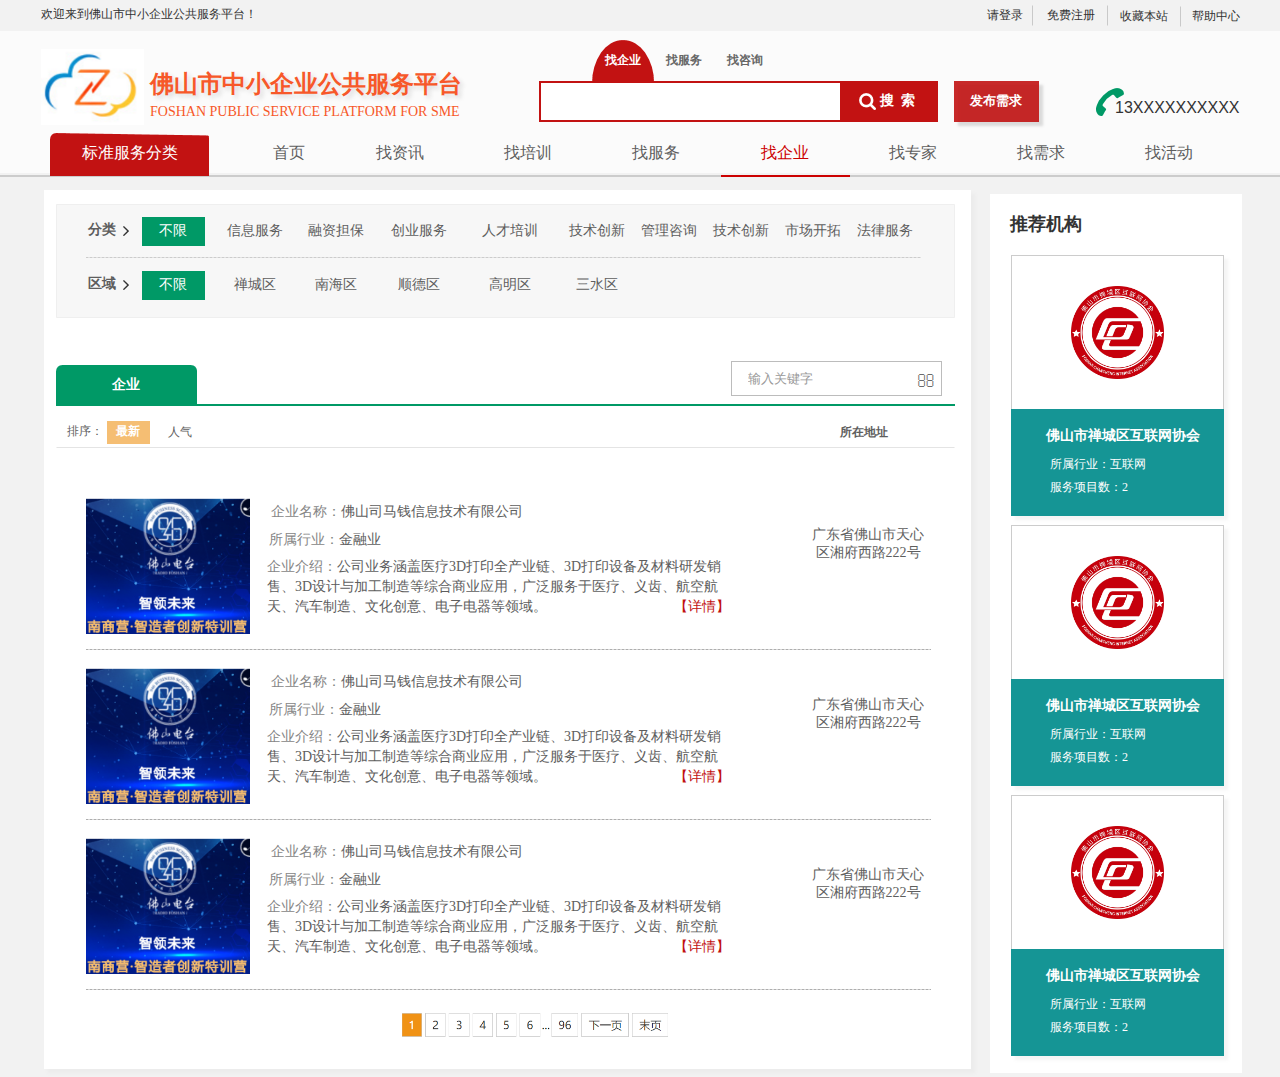
<file: axure-rp/找企业.html>
﻿<!DOCTYPE html>
<html>
  <head>
    <title>找企业</title>
    <meta http-equiv="X-UA-Compatible" content="IE=edge"/>
    <meta http-equiv="content-type" content="text/html; charset=utf-8"/>
    <meta name="apple-mobile-web-app-capable" content="yes"/>
    <link href="resources/css/jquery-ui-themes.css" type="text/css" rel="stylesheet"/>
    <link href="resources/css/axure_rp_page.css" type="text/css" rel="stylesheet"/>
    <link href="data/styles.css" type="text/css" rel="stylesheet"/>
    <link href="files/找企业/styles.css" type="text/css" rel="stylesheet"/>
    <script src="resources/scripts/jquery-1.7.1.min.js"></script>
    <script src="resources/scripts/jquery-ui-1.8.10.custom.min.js"></script>
    <script src="resources/scripts/axure/axQuery.js"></script>
    <script src="resources/scripts/axure/globals.js"></script>
    <script src="resources/scripts/axutils.js"></script>
    <script src="resources/scripts/axure/annotation.js"></script>
    <script src="resources/scripts/axure/axQuery.std.js"></script>
    <script src="resources/scripts/axure/doc.js"></script>
    <script src="data/document.js"></script>
    <script src="resources/scripts/messagecenter.js"></script>
    <script src="resources/scripts/axure/events.js"></script>
    <script src="resources/scripts/axure/recording.js"></script>
    <script src="resources/scripts/axure/action.js"></script>
    <script src="resources/scripts/axure/expr.js"></script>
    <script src="resources/scripts/axure/geometry.js"></script>
    <script src="resources/scripts/axure/flyout.js"></script>
    <script src="resources/scripts/axure/ie.js"></script>
    <script src="resources/scripts/axure/model.js"></script>
    <script src="resources/scripts/axure/repeater.js"></script>
    <script src="resources/scripts/axure/sto.js"></script>
    <script src="resources/scripts/axure/utils.temp.js"></script>
    <script src="resources/scripts/axure/variables.js"></script>
    <script src="resources/scripts/axure/drag.js"></script>
    <script src="resources/scripts/axure/move.js"></script>
    <script src="resources/scripts/axure/visibility.js"></script>
    <script src="resources/scripts/axure/style.js"></script>
    <script src="resources/scripts/axure/adaptive.js"></script>
    <script src="resources/scripts/axure/tree.js"></script>
    <script src="resources/scripts/axure/init.temp.js"></script>
    <script src="files/找企业/data.js"></script>
    <script src="resources/scripts/axure/legacy.js"></script>
    <script src="resources/scripts/axure/viewer.js"></script>
    <script src="resources/scripts/axure/math.js"></script>
    <script type="text/javascript">
      $axure.utils.getTransparentGifPath = function() { return 'resources/images/transparent.gif'; };
      $axure.utils.getOtherPath = function() { return 'resources/Other.html'; };
      $axure.utils.getReloadPath = function() { return 'resources/reload.html'; };
    </script>
  </head>
  <body>
    <div id="base" class="">

      <!-- Unnamed (矩形) -->
      <div id="u1785" class="ax_default box_1">
        <img id="u1785_img" class="img " src="images/找服务/u906.png"/>
        <!-- Unnamed () -->
        <div id="u1786" class="text" style="display: none; visibility: hidden">
          <p><span></span></p>
        </div>
      </div>

      <!-- Unnamed (矩形) -->
      <div id="u1787" class="ax_default box_2">
        <img id="u1787_img" class="img " src="images/找服务/u908.png"/>
        <!-- Unnamed () -->
        <div id="u1788" class="text" style="display: none; visibility: hidden">
          <p><span></span></p>
        </div>
      </div>

      <!-- Unnamed (矩形) -->
      <div id="u1789" class="ax_default box_2">
        <img id="u1789_img" class="img " src="images/找服务/u910.png"/>
        <!-- Unnamed () -->
        <div id="u1790" class="text" style="display: none; visibility: hidden">
          <p><span></span></p>
        </div>
      </div>

      <!-- Unnamed (矩形) -->
      <div id="u1791" class="ax_default box_1">
        <img id="u1791_img" class="img " src="images/找服务/u912.png"/>
        <!-- Unnamed () -->
        <div id="u1792" class="text" style="display: none; visibility: hidden">
          <p><span></span></p>
        </div>
      </div>

      <!-- Unnamed (动态面板) -->
      <div id="u1793" class="ax_default">
        <div id="u1793_state0" class="panel_state" data-label="State1">
          <div id="u1793_state0_content" class="panel_state_content">
          </div>
        </div>
      </div>

      <!-- Unnamed (动态面板) -->
      <div id="u1794" class="ax_default">
        <div id="u1794_state0" class="panel_state" data-label="nav-bg">
          <div id="u1794_state0_content" class="panel_state_content">
          </div>
        </div>
      </div>

      <!-- Unnamed (top-bg) -->

      <!-- Unnamed (动态面板) -->
      <div id="u1796" class="ax_default">
        <div id="u1796_state0" class="panel_state" data-label="top">
          <div id="u1796_state0_content" class="panel_state_content">
          </div>
        </div>
      </div>

      <!-- Unnamed (top-left) -->

      <!-- Unnamed (矩形) -->
      <div id="u1798" class="ax_default label">
        <img id="u1798_img" class="img " src="images/首页/u32.png"/>
        <!-- Unnamed () -->
        <div id="u1799" class="text" style="visibility: visible;">
          <p><span>欢迎来到佛山市中小企业公共服务平台！</span></p>
        </div>
      </div>

      <!-- Unnamed (top-right) -->

      <!-- Unnamed (矩形) -->
      <div id="u1801" class="ax_default label">
        <img id="u1801_img" class="img " src="images/首页/u35.png"/>
        <!-- Unnamed () -->
        <div id="u1802" class="text" style="visibility: visible;">
          <p><span>请登录</span></p>
        </div>
      </div>

      <!-- Unnamed (矩形) -->
      <div id="u1803" class="ax_default label">
        <img id="u1803_img" class="img " src="images/首页/u37.png"/>
        <!-- Unnamed () -->
        <div id="u1804" class="text" style="visibility: visible;">
          <p><span>免费注册</span></p>
        </div>
      </div>

      <!-- Unnamed (矩形) -->
      <div id="u1805" class="ax_default label">
        <img id="u1805_img" class="img " src="images/首页/u37.png"/>
        <!-- Unnamed () -->
        <div id="u1806" class="text" style="visibility: visible;">
          <p><span>收藏本站</span></p>
        </div>
      </div>

      <!-- Unnamed (矩形) -->
      <div id="u1807" class="ax_default label">
        <img id="u1807_img" class="img " src="images/首页/u41.png"/>
        <!-- Unnamed () -->
        <div id="u1808" class="text" style="visibility: visible;">
          <p><span>帮助中心</span></p>
        </div>
      </div>

      <!-- Unnamed (搜索) -->

      <!-- Unnamed (组合) -->
      <div id="u1810" class="ax_default">

        <!-- Unnamed (占位符) -->
        <div id="u1811" class="ax_default placeholder ax_default_hidden" style="display: none; visibility: hidden">
          <img id="u1811_img" class="img " src="images/首页/u46.png"/>
          <!-- Unnamed () -->
          <div id="u1812" class="text" style="visibility: visible;">
            <p><span>LOGO</span></p>
          </div>
        </div>

        <!-- Unnamed (矩形) -->
        <div id="u1813" class="ax_default button">
          <img id="u1813_img" class="img " src="images/首页/u48.png"/>
          <!-- Unnamed () -->
          <div id="u1814" class="text" style="visibility: visible;">
            <p><span>&nbsp;&nbsp; &nbsp; 搜&nbsp; 索</span></p>
          </div>
        </div>

        <!-- Unnamed (矩形) -->
        <div id="u1815" class="ax_default box_1">
          <img id="u1815_img" class="img " src="images/首页/u50.png"/>
          <!-- Unnamed () -->
          <div id="u1816" class="text" style="display: none; visibility: hidden">
            <p><span></span></p>
          </div>
        </div>

        <!-- Unnamed (文本框) -->
        <div id="u1817" class="ax_default text_field">
          <input id="u1817_input" type="text" value=""/>
        </div>

        <!-- Unnamed (形状) -->
        <div id="u1818" class="ax_default icon">
          <img id="u1818_img" class="img " src="images/首页/u53.png"/>
          <!-- Unnamed () -->
          <div id="u1819" class="text" style="display: none; visibility: hidden">
            <p><span></span></p>
          </div>
        </div>

        <!-- Unnamed (半圆形) -->
        <div id="u1820" class="ax_default label">
          <img id="u1820_img" class="img " src="images/首页/u55.png"/>
          <!-- Unnamed () -->
          <div id="u1821" class="text" style="visibility: visible;">
            <p><span>找企业</span></p>
          </div>
        </div>

        <!-- Unnamed (半圆形) -->
        <div id="u1822" class="ax_default label">
          <img id="u1822_img" class="img " src="images/首页/u57.png"/>
          <!-- Unnamed () -->
          <div id="u1823" class="text" style="visibility: visible;">
            <p><span>找服务</span></p>
          </div>
        </div>

        <!-- Unnamed (半圆形) -->
        <div id="u1824" class="ax_default label">
          <img id="u1824_img" class="img " src="images/首页/u57.png"/>
          <!-- Unnamed () -->
          <div id="u1825" class="text" style="visibility: visible;">
            <p><span>找咨询</span></p>
          </div>
        </div>

        <!-- Unnamed (矩形) -->
        <div id="u1826" class="ax_default button">
          <img id="u1826_img" class="img " src="images/首页/u61.png"/>
          <!-- Unnamed () -->
          <div id="u1827" class="text" style="visibility: visible;">
            <p><span>发布需求</span></p>
          </div>
        </div>

        <!-- Unnamed (形状) -->
        <div id="u1828" class="ax_default icon">
          <img id="u1828_img" class="img " src="images/首页/u63.png"/>
          <!-- Unnamed () -->
          <div id="u1829" class="text" style="display: none; visibility: hidden">
            <p><span></span></p>
          </div>
        </div>

        <!-- Unnamed (矩形) -->
        <div id="u1830" class="ax_default label">
          <img id="u1830_img" class="img " src="images/首页/u65.png"/>
          <!-- Unnamed () -->
          <div id="u1831" class="text" style="visibility: visible;">
            <p><span>13XXXXXXXXXX</span></p>
          </div>
        </div>

        <!-- Unnamed (logo) -->

        <!-- Unnamed (组合) -->
        <div id="u1833" class="ax_default">

          <!-- Unnamed (矩形) -->
          <div id="u1834" class="ax_default _二级标题">
            <img id="u1834_img" class="img " src="images/首页/u69.png"/>
            <!-- Unnamed () -->
            <div id="u1835" class="text" style="visibility: visible;">
              <p><span>佛山市中小企业公共服务平台</span></p>
            </div>
          </div>

          <!-- Unnamed (矩形) -->
          <div id="u1836" class="ax_default label">
            <img id="u1836_img" class="img " src="images/首页/u71.png"/>
            <!-- Unnamed () -->
            <div id="u1837" class="text" style="visibility: visible;">
              <p><span>FOSHAN PUBLIC SERVICE PLATFORM FOR SME</span></p>
            </div>
          </div>

          <!-- Unnamed (图片) -->
          <div id="u1838" class="ax_default _图片">
            <img id="u1838_img" class="img " src="images/首页/u73.png"/>
            <!-- Unnamed () -->
            <div id="u1839" class="text" style="display: none; visibility: hidden">
              <p><span></span></p>
            </div>
          </div>
        </div>
      </div>

      <!-- Unnamed (nav) -->

      <!-- Unnamed (组合) -->
      <div id="u1841" class="ax_default">

        <!-- 找资讯 (矩形) -->
        <div id="u1842" class="ax_default label selected" data-label="找资讯">
          <img id="u1842_img" class="img " src="images/首页/找资讯_u77_selected.png"/>
          <!-- Unnamed () -->
          <div id="u1843" class="text" style="visibility: visible;">
            <p><span>找资讯</span></p>
          </div>
        </div>

        <!-- 找培训 (矩形) -->
        <div id="u1844" class="ax_default label" data-label="找培训">
          <img id="u1844_img" class="img " src="images/首页/找资讯_u77.png"/>
          <!-- Unnamed () -->
          <div id="u1845" class="text" style="visibility: visible;">
            <p><span>找培训</span></p>
          </div>
        </div>

        <!-- 找服务 (矩形) -->
        <div id="u1846" class="ax_default label" data-label="找服务">
          <img id="u1846_img" class="img " src="images/首页/找资讯_u77.png"/>
          <!-- Unnamed () -->
          <div id="u1847" class="text" style="visibility: visible;">
            <p><span>找服务</span></p>
          </div>
        </div>

        <!-- 找企业 (矩形) -->
        <div id="u1848" class="ax_default label" data-label="找企业">
          <img id="u1848_img" class="img " src="images/首页/找资讯_u77.png"/>
          <!-- Unnamed () -->
          <div id="u1849" class="text" style="visibility: visible;">
            <p><span>找企业</span></p>
          </div>
        </div>

        <!-- 找专家 (矩形) -->
        <div id="u1850" class="ax_default label" data-label="找专家">
          <img id="u1850_img" class="img " src="images/首页/找资讯_u77.png"/>
          <!-- Unnamed () -->
          <div id="u1851" class="text" style="visibility: visible;">
            <p><span>找专家</span></p>
          </div>
        </div>

        <!-- 首页 (矩形) -->
        <div id="u1852" class="ax_default label" data-label="首页">
          <img id="u1852_img" class="img " src="images/首页/首页_u87.png"/>
          <!-- Unnamed () -->
          <div id="u1853" class="text" style="visibility: visible;">
            <p><span>首页</span></p>
          </div>
        </div>

        <!-- 找需求 (矩形) -->
        <div id="u1854" class="ax_default label" data-label="找需求">
          <img id="u1854_img" class="img " src="images/首页/找资讯_u77.png"/>
          <!-- Unnamed () -->
          <div id="u1855" class="text" style="visibility: visible;">
            <p><span>找需求</span></p>
          </div>
        </div>

        <!-- Unnamed (形状) -->
        <div id="u1856" class="ax_default label">
          <img id="u1856_img" class="img " src="images/首页/u91.png"/>
          <!-- Unnamed () -->
          <div id="u1857" class="text" style="visibility: visible;">
            <p><span>标准服务分类</span></p>
          </div>
        </div>

        <!-- 找活动 (矩形) -->
        <div id="u1858" class="ax_default label" data-label="找活动">
          <img id="u1858_img" class="img " src="images/首页/找资讯_u77.png"/>
          <!-- Unnamed () -->
          <div id="u1859" class="text" style="visibility: visible;">
            <p><span>找活动</span></p>
          </div>
        </div>
      </div>

      <!-- Unnamed (矩形) -->
      <div id="u1860" class="ax_default label">
        <img id="u1860_img" class="img " src="images/找服务/u981.png"/>
        <!-- Unnamed () -->
        <div id="u1861" class="text" style="visibility: visible;">
          <p><span>分类</span></p>
        </div>
      </div>

      <!-- Unnamed (形状) -->
      <div id="u1862" class="ax_default icon">
        <img id="u1862_img" class="img " src="images/找服务/u983.png"/>
        <!-- Unnamed () -->
        <div id="u1863" class="text" style="display: none; visibility: hidden">
          <p><span></span></p>
        </div>
      </div>

      <!-- Unnamed (半圆形) -->
      <div id="u1864" class="ax_default label">
        <img id="u1864_img" class="img " src="images/首页/u111.png"/>
        <!-- Unnamed () -->
        <div id="u1865" class="text" style="visibility: visible;">
          <p><span>信息服务</span></p>
        </div>
      </div>

      <!-- Unnamed (半圆形) -->
      <div id="u1866" class="ax_default label">
        <img id="u1866_img" class="img " src="images/首页/u111.png"/>
        <!-- Unnamed () -->
        <div id="u1867" class="text" style="visibility: visible;">
          <p><span>融资担保</span></p>
        </div>
      </div>

      <!-- Unnamed (半圆形) -->
      <div id="u1868" class="ax_default label">
        <img id="u1868_img" class="img " src="images/首页/u111.png"/>
        <!-- Unnamed () -->
        <div id="u1869" class="text" style="visibility: visible;">
          <p><span>创业服务</span></p>
        </div>
      </div>

      <!-- Unnamed (半圆形) -->
      <div id="u1870" class="ax_default label">
        <img id="u1870_img" class="img " src="images/首页/u111.png"/>
        <!-- Unnamed () -->
        <div id="u1871" class="text" style="visibility: visible;">
          <p><span>人才培训</span></p>
        </div>
      </div>

      <!-- Unnamed (半圆形) -->
      <div id="u1872" class="ax_default label">
        <img id="u1872_img" class="img " src="images/首页/u111.png"/>
        <!-- Unnamed () -->
        <div id="u1873" class="text" style="visibility: visible;">
          <p><span>技术创新</span></p>
        </div>
      </div>

      <!-- Unnamed (矩形) -->
      <div id="u1874" class="ax_default label">
        <img id="u1874_img" class="img " src="images/找服务/u981.png"/>
        <!-- Unnamed () -->
        <div id="u1875" class="text" style="visibility: visible;">
          <p><span>区域</span></p>
        </div>
      </div>

      <!-- Unnamed (形状) -->
      <div id="u1876" class="ax_default icon">
        <img id="u1876_img" class="img " src="images/找服务/u983.png"/>
        <!-- Unnamed () -->
        <div id="u1877" class="text" style="display: none; visibility: hidden">
          <p><span></span></p>
        </div>
      </div>

      <!-- Unnamed (半圆形) -->
      <div id="u1878" class="ax_default label">
        <img id="u1878_img" class="img " src="images/首页/u111.png"/>
        <!-- Unnamed () -->
        <div id="u1879" class="text" style="visibility: visible;">
          <p><span>禅城区</span></p>
        </div>
      </div>

      <!-- Unnamed (半圆形) -->
      <div id="u1880" class="ax_default label">
        <img id="u1880_img" class="img " src="images/首页/u111.png"/>
        <!-- Unnamed () -->
        <div id="u1881" class="text" style="visibility: visible;">
          <p><span>南海区</span></p>
        </div>
      </div>

      <!-- Unnamed (半圆形) -->
      <div id="u1882" class="ax_default label">
        <img id="u1882_img" class="img " src="images/首页/u111.png"/>
        <!-- Unnamed () -->
        <div id="u1883" class="text" style="visibility: visible;">
          <p><span>顺德区</span></p>
        </div>
      </div>

      <!-- Unnamed (半圆形) -->
      <div id="u1884" class="ax_default label">
        <img id="u1884_img" class="img " src="images/首页/u111.png"/>
        <!-- Unnamed () -->
        <div id="u1885" class="text" style="visibility: visible;">
          <p><span>高明区</span></p>
        </div>
      </div>

      <!-- Unnamed (半圆形) -->
      <div id="u1886" class="ax_default label">
        <img id="u1886_img" class="img " src="images/首页/u111.png"/>
        <!-- Unnamed () -->
        <div id="u1887" class="text" style="visibility: visible;">
          <p><span>三水区</span></p>
        </div>
      </div>

      <!-- Unnamed (矩形) -->
      <div id="u1888" class="ax_default label">
        <img id="u1888_img" class="img " src="images/找服务/u1009.png"/>
        <!-- Unnamed () -->
        <div id="u1889" class="text" style="visibility: visible;">
          <p><span>不限</span></p>
        </div>
      </div>

      <!-- Unnamed (矩形) -->
      <div id="u1890" class="ax_default label">
        <img id="u1890_img" class="img " src="images/找服务/u1009.png"/>
        <!-- Unnamed () -->
        <div id="u1891" class="text" style="visibility: visible;">
          <p><span>不限</span></p>
        </div>
      </div>

      <!-- Unnamed (矩形) -->
      <div id="u1892" class="ax_default _三级标题">
        <img id="u1892_img" class="img " src="images/找服务/u1013.png"/>
        <!-- Unnamed () -->
        <div id="u1893" class="text" style="visibility: visible;">
          <p><span>推荐机构</span></p>
        </div>
      </div>

      <!-- Unnamed (图片) -->
      <div id="u1894" class="ax_default _图片">
        <img id="u1894_img" class="img " src="images/首页/u344.png"/>
        <!-- Unnamed () -->
        <div id="u1895" class="text" style="display: none; visibility: hidden">
          <p><span></span></p>
        </div>
      </div>

      <!-- Unnamed (矩形) -->
      <div id="u1896" class="ax_default label">
        <img id="u1896_img" class="img " src="images/找服务/u1017.png"/>
        <!-- Unnamed () -->
        <div id="u1897" class="text" style="display: none; visibility: hidden">
          <p><span></span></p>
        </div>
      </div>

      <!-- Unnamed (矩形) -->
      <div id="u1898" class="ax_default label">
        <img id="u1898_img" class="img " src="images/找服务/u1019.png"/>
        <!-- Unnamed () -->
        <div id="u1899" class="text" style="visibility: visible;">
          <p><span>佛山市禅城区互联网协会</span></p>
        </div>
      </div>

      <!-- Unnamed (矩形) -->
      <div id="u1900" class="ax_default label">
        <img id="u1900_img" class="img " src="images/找服务/u1021.png"/>
        <!-- Unnamed () -->
        <div id="u1901" class="text" style="visibility: visible;">
          <p><span>所属行业：互联网</span></p>
        </div>
      </div>

      <!-- Unnamed (矩形) -->
      <div id="u1902" class="ax_default label">
        <img id="u1902_img" class="img " src="images/找服务/u1023.png"/>
        <!-- Unnamed () -->
        <div id="u1903" class="text" style="visibility: visible;">
          <p><span>服务项目数：2</span></p>
        </div>
      </div>

      <!-- Unnamed (矩形) -->
      <div id="u1904" class="ax_default box_1">
        <img id="u1904_img" class="img " src="images/找服务/u912.png"/>
        <!-- Unnamed () -->
        <div id="u1905" class="text" style="display: none; visibility: hidden">
          <p><span></span></p>
        </div>
      </div>

      <!-- Unnamed (图片) -->
      <div id="u1906" class="ax_default _图片">
        <img id="u1906_img" class="img " src="images/首页/u344.png"/>
        <!-- Unnamed () -->
        <div id="u1907" class="text" style="display: none; visibility: hidden">
          <p><span></span></p>
        </div>
      </div>

      <!-- Unnamed (矩形) -->
      <div id="u1908" class="ax_default label">
        <img id="u1908_img" class="img " src="images/找服务/u1017.png"/>
        <!-- Unnamed () -->
        <div id="u1909" class="text" style="display: none; visibility: hidden">
          <p><span></span></p>
        </div>
      </div>

      <!-- Unnamed (矩形) -->
      <div id="u1910" class="ax_default label">
        <img id="u1910_img" class="img " src="images/找服务/u1019.png"/>
        <!-- Unnamed () -->
        <div id="u1911" class="text" style="visibility: visible;">
          <p><span>佛山市禅城区互联网协会</span></p>
        </div>
      </div>

      <!-- Unnamed (矩形) -->
      <div id="u1912" class="ax_default label">
        <img id="u1912_img" class="img " src="images/找服务/u1021.png"/>
        <!-- Unnamed () -->
        <div id="u1913" class="text" style="visibility: visible;">
          <p><span>所属行业：互联网</span></p>
        </div>
      </div>

      <!-- Unnamed (矩形) -->
      <div id="u1914" class="ax_default label">
        <img id="u1914_img" class="img " src="images/找服务/u1023.png"/>
        <!-- Unnamed () -->
        <div id="u1915" class="text" style="visibility: visible;">
          <p><span>服务项目数：2</span></p>
        </div>
      </div>

      <!-- Unnamed (矩形) -->
      <div id="u1916" class="ax_default box_1">
        <img id="u1916_img" class="img " src="images/找服务/u912.png"/>
        <!-- Unnamed () -->
        <div id="u1917" class="text" style="display: none; visibility: hidden">
          <p><span></span></p>
        </div>
      </div>

      <!-- Unnamed (图片) -->
      <div id="u1918" class="ax_default _图片">
        <img id="u1918_img" class="img " src="images/首页/u344.png"/>
        <!-- Unnamed () -->
        <div id="u1919" class="text" style="display: none; visibility: hidden">
          <p><span></span></p>
        </div>
      </div>

      <!-- Unnamed (矩形) -->
      <div id="u1920" class="ax_default label">
        <img id="u1920_img" class="img " src="images/找服务/u1017.png"/>
        <!-- Unnamed () -->
        <div id="u1921" class="text" style="display: none; visibility: hidden">
          <p><span></span></p>
        </div>
      </div>

      <!-- Unnamed (矩形) -->
      <div id="u1922" class="ax_default label">
        <img id="u1922_img" class="img " src="images/找服务/u1019.png"/>
        <!-- Unnamed () -->
        <div id="u1923" class="text" style="visibility: visible;">
          <p><span>佛山市禅城区互联网协会</span></p>
        </div>
      </div>

      <!-- Unnamed (矩形) -->
      <div id="u1924" class="ax_default label">
        <img id="u1924_img" class="img " src="images/找服务/u1021.png"/>
        <!-- Unnamed () -->
        <div id="u1925" class="text" style="visibility: visible;">
          <p><span>所属行业：互联网</span></p>
        </div>
      </div>

      <!-- Unnamed (矩形) -->
      <div id="u1926" class="ax_default label">
        <img id="u1926_img" class="img " src="images/找服务/u1023.png"/>
        <!-- Unnamed () -->
        <div id="u1927" class="text" style="visibility: visible;">
          <p><span>服务项目数：2</span></p>
        </div>
      </div>

      <!-- Unnamed (水平线) -->
      <div id="u1928" class="ax_default line">
        <img id="u1928_img" class="img " src="images/找服务/u1049.png"/>
        <!-- Unnamed () -->
        <div id="u1929" class="text" style="display: none; visibility: hidden">
          <p><span></span></p>
        </div>
      </div>

      <!-- Unnamed (矩形) -->
      <div id="u1930" class="ax_default primary_button">
        <img id="u1930_img" class="img " src="images/找服务/u1051.png"/>
        <!-- Unnamed () -->
        <div id="u1931" class="text" style="visibility: visible;">
          <p><span>企业</span></p>
        </div>
      </div>

      <!-- Unnamed (水平线) -->
      <div id="u1932" class="ax_default line">
        <img id="u1932_img" class="img " src="images/找服务/u1053.png"/>
        <!-- Unnamed () -->
        <div id="u1933" class="text" style="display: none; visibility: hidden">
          <p><span></span></p>
        </div>
      </div>

      <!-- Unnamed (矩形) -->
      <div id="u1934" class="ax_default box_1">
        <img id="u1934_img" class="img " src="images/找服务/u1055.png"/>
        <!-- Unnamed () -->
        <div id="u1935" class="text" style="display: none; visibility: hidden">
          <p><span></span></p>
        </div>
      </div>

      <!-- Unnamed (矩形) -->
      <div id="u1936" class="ax_default fontawesome">
        <img id="u1936_img" class="img " src="images/找服务/u1057.png"/>
        <!-- Unnamed () -->
        <div id="u1937" class="text" style="visibility: visible;">
          <p><span></span></p>
        </div>
      </div>

      <!-- Unnamed (文本框) -->
      <div id="u1938" class="ax_default text_field">
        <input id="u1938_input" type="text" value=""/>
      </div>

      <!-- Unnamed (矩形) -->
      <div id="u1939" class="ax_default box_1">
        <img id="u1939_img" class="img " src="images/找服务/u1060.png"/>
        <!-- Unnamed () -->
        <div id="u1940" class="text" style="visibility: visible;">
          <p><span>&nbsp;&nbsp; 排序：</span></p>
        </div>
      </div>

      <!-- Unnamed (矩形) -->
      <div id="u1941" class="ax_default button">
        <img id="u1941_img" class="img " src="images/找服务/u1062.png"/>
        <!-- Unnamed () -->
        <div id="u1942" class="text" style="visibility: visible;">
          <p><span>最新</span></p>
        </div>
      </div>

      <!-- Unnamed (矩形) -->
      <div id="u1943" class="ax_default button">
        <img id="u1943_img" class="img " src="images/找服务/u1064.png"/>
        <!-- Unnamed () -->
        <div id="u1944" class="text" style="visibility: visible;">
          <p><span>人气</span></p>
        </div>
      </div>

      <!-- Unnamed (图片) -->
      <div id="u1945" class="ax_default _图片">
        <img id="u1945_img" class="img " src="images/首页/u290.png"/>
        <!-- Unnamed () -->
        <div id="u1946" class="text" style="display: none; visibility: hidden">
          <p><span></span></p>
        </div>
      </div>

      <!-- Unnamed (半圆形) -->
      <div id="u1947" class="ax_default label">
        <img id="u1947_img" class="img " src="images/找服务/u1068.png"/>
        <!-- Unnamed () -->
        <div id="u1948" class="text" style="visibility: visible;">
          <p><span style="color:#868686;">企业名称：</span><span style="color:#5E5E5E;">佛山司马钱信息技术有限公司</span></p>
        </div>
      </div>

      <!-- Unnamed (半圆形) -->
      <div id="u1949" class="ax_default label">
        <img id="u1949_img" class="img " src="images/找服务/u1068.png"/>
        <!-- Unnamed () -->
        <div id="u1950" class="text" style="visibility: visible;">
          <p><span style="color:#868686;">所属行业：</span><span style="color:#5E5E5E;">金融业</span></p>
        </div>
      </div>

      <!-- Unnamed (半圆形) -->
      <div id="u1951" class="ax_default label">
        <img id="u1951_img" class="img " src="images/找企业/u1951.png"/>
        <!-- Unnamed () -->
        <div id="u1952" class="text" style="visibility: visible;">
          <p><span style="color:#868686;">企业介绍：</span><span style="color:#5E5E5E;">公司业务涵盖医疗3D打印全产业链、3D打印设备及材料研发销售、3D设计与加工制造等综合商业应用，广泛服务于医疗、义齿、航空航天、汽车制造、文化创意、电子电器等领域。</span></p>
        </div>
      </div>

      <!-- Unnamed (矩形) -->
      <div id="u1953" class="ax_default button">
        <img id="u1953_img" class="img " src="images/找服务/u1078.png"/>
        <!-- Unnamed () -->
        <div id="u1954" class="text" style="visibility: visible;">
          <p><span>所在地址</span></p>
        </div>
      </div>

      <!-- Unnamed (矩形) -->
      <div id="u1955" class="ax_default button">
        <img id="u1955_img" class="img " src="images/找企业/u1955.png"/>
        <!-- Unnamed () -->
        <div id="u1956" class="text" style="visibility: visible;">
          <p><span>广东省佛山市天心区湘府西路222号</span></p>
        </div>
      </div>

      <!-- Unnamed (水平线) -->
      <div id="u1957" class="ax_default line">
        <img id="u1957_img" class="img " src="images/找服务/u1118.png"/>
        <!-- Unnamed () -->
        <div id="u1958" class="text" style="display: none; visibility: hidden">
          <p><span></span></p>
        </div>
      </div>

      <!-- Unnamed (图片) -->
      <div id="u1959" class="ax_default _图片">
        <img id="u1959_img" class="img " src="images/找服务/u1124.png"/>
        <!-- Unnamed () -->
        <div id="u1960" class="text" style="display: none; visibility: hidden">
          <p><span></span></p>
        </div>
      </div>

      <!-- Unnamed (半圆形) -->
      <div id="u1961" class="ax_default label">
        <img id="u1961_img" class="img " src="images/首页/u111.png"/>
        <!-- Unnamed () -->
        <div id="u1962" class="text" style="visibility: visible;">
          <p><span>管理咨询</span></p>
        </div>
      </div>

      <!-- Unnamed (半圆形) -->
      <div id="u1963" class="ax_default label">
        <img id="u1963_img" class="img " src="images/首页/u111.png"/>
        <!-- Unnamed () -->
        <div id="u1964" class="text" style="visibility: visible;">
          <p><span>技术创新</span></p>
        </div>
      </div>

      <!-- Unnamed (半圆形) -->
      <div id="u1965" class="ax_default label">
        <img id="u1965_img" class="img " src="images/首页/u111.png"/>
        <!-- Unnamed () -->
        <div id="u1966" class="text" style="visibility: visible;">
          <p><span>市场开拓</span></p>
        </div>
      </div>

      <!-- Unnamed (半圆形) -->
      <div id="u1967" class="ax_default label">
        <img id="u1967_img" class="img " src="images/首页/u111.png"/>
        <!-- Unnamed () -->
        <div id="u1968" class="text" style="visibility: visible;">
          <p><span>法律服务</span></p>
        </div>
      </div>

      <!-- Unnamed (图片) -->
      <div id="u1969" class="ax_default _图片">
        <img id="u1969_img" class="img " src="images/首页/u290.png"/>
        <!-- Unnamed () -->
        <div id="u1970" class="text" style="display: none; visibility: hidden">
          <p><span></span></p>
        </div>
      </div>

      <!-- Unnamed (半圆形) -->
      <div id="u1971" class="ax_default label">
        <img id="u1971_img" class="img " src="images/找服务/u1068.png"/>
        <!-- Unnamed () -->
        <div id="u1972" class="text" style="visibility: visible;">
          <p><span style="color:#868686;">企业名称：</span><span style="color:#5E5E5E;">佛山司马钱信息技术有限公司</span></p>
        </div>
      </div>

      <!-- Unnamed (半圆形) -->
      <div id="u1973" class="ax_default label">
        <img id="u1973_img" class="img " src="images/找服务/u1068.png"/>
        <!-- Unnamed () -->
        <div id="u1974" class="text" style="visibility: visible;">
          <p><span style="color:#868686;">所属行业：</span><span style="color:#5E5E5E;">金融业</span></p>
        </div>
      </div>

      <!-- Unnamed (半圆形) -->
      <div id="u1975" class="ax_default label">
        <img id="u1975_img" class="img " src="images/找企业/u1951.png"/>
        <!-- Unnamed () -->
        <div id="u1976" class="text" style="visibility: visible;">
          <p><span style="color:#868686;">企业介绍：</span><span style="color:#5E5E5E;">公司业务涵盖医疗3D打印全产业链、3D打印设备及材料研发销售、3D设计与加工制造等综合商业应用，广泛服务于医疗、义齿、航空航天、汽车制造、文化创意、电子电器等领域。</span></p>
        </div>
      </div>

      <!-- Unnamed (矩形) -->
      <div id="u1977" class="ax_default button">
        <img id="u1977_img" class="img " src="images/找企业/u1955.png"/>
        <!-- Unnamed () -->
        <div id="u1978" class="text" style="visibility: visible;">
          <p><span>广东省佛山市天心区湘府西路222号</span></p>
        </div>
      </div>

      <!-- Unnamed (水平线) -->
      <div id="u1979" class="ax_default line">
        <img id="u1979_img" class="img " src="images/找服务/u1118.png"/>
        <!-- Unnamed () -->
        <div id="u1980" class="text" style="display: none; visibility: hidden">
          <p><span></span></p>
        </div>
      </div>

      <!-- Unnamed (图片) -->
      <div id="u1981" class="ax_default _图片">
        <img id="u1981_img" class="img " src="images/首页/u290.png"/>
        <!-- Unnamed () -->
        <div id="u1982" class="text" style="display: none; visibility: hidden">
          <p><span></span></p>
        </div>
      </div>

      <!-- Unnamed (半圆形) -->
      <div id="u1983" class="ax_default label">
        <img id="u1983_img" class="img " src="images/找服务/u1068.png"/>
        <!-- Unnamed () -->
        <div id="u1984" class="text" style="visibility: visible;">
          <p><span style="color:#868686;">企业名称：</span><span style="color:#5E5E5E;">佛山司马钱信息技术有限公司</span></p>
        </div>
      </div>

      <!-- Unnamed (半圆形) -->
      <div id="u1985" class="ax_default label">
        <img id="u1985_img" class="img " src="images/找服务/u1068.png"/>
        <!-- Unnamed () -->
        <div id="u1986" class="text" style="visibility: visible;">
          <p><span style="color:#868686;">所属行业：</span><span style="color:#5E5E5E;">金融业</span></p>
        </div>
      </div>

      <!-- Unnamed (半圆形) -->
      <div id="u1987" class="ax_default label">
        <img id="u1987_img" class="img " src="images/找企业/u1951.png"/>
        <!-- Unnamed () -->
        <div id="u1988" class="text" style="visibility: visible;">
          <p><span style="color:#868686;">企业介绍：</span><span style="color:#5E5E5E;">公司业务涵盖医疗3D打印全产业链、3D打印设备及材料研发销售、3D设计与加工制造等综合商业应用，广泛服务于医疗、义齿、航空航天、汽车制造、文化创意、电子电器等领域。</span></p>
        </div>
      </div>

      <!-- Unnamed (矩形) -->
      <div id="u1989" class="ax_default button">
        <img id="u1989_img" class="img " src="images/找企业/u1955.png"/>
        <!-- Unnamed () -->
        <div id="u1990" class="text" style="visibility: visible;">
          <p><span>广东省佛山市天心区湘府西路222号</span></p>
        </div>
      </div>

      <!-- Unnamed (水平线) -->
      <div id="u1991" class="ax_default line">
        <img id="u1991_img" class="img " src="images/找服务/u1118.png"/>
        <!-- Unnamed () -->
        <div id="u1992" class="text" style="display: none; visibility: hidden">
          <p><span></span></p>
        </div>
      </div>

      <!-- Unnamed (半圆形) -->
      <div id="u1993" class="ax_default label">
        <img id="u1993_img" class="img " src="images/找企业/u1993.png"/>
        <!-- Unnamed () -->
        <div id="u1994" class="text" style="visibility: visible;">
          <p><span>【详情】</span></p>
        </div>
      </div>

      <!-- Unnamed (半圆形) -->
      <div id="u1995" class="ax_default label">
        <img id="u1995_img" class="img " src="images/找企业/u1993.png"/>
        <!-- Unnamed () -->
        <div id="u1996" class="text" style="visibility: visible;">
          <p><span>【详情】</span></p>
        </div>
      </div>

      <!-- Unnamed (半圆形) -->
      <div id="u1997" class="ax_default label">
        <img id="u1997_img" class="img " src="images/找企业/u1993.png"/>
        <!-- Unnamed () -->
        <div id="u1998" class="text" style="visibility: visible;">
          <p><span>【详情】</span></p>
        </div>
      </div>
    </div>
  </body>
</html>
</file>
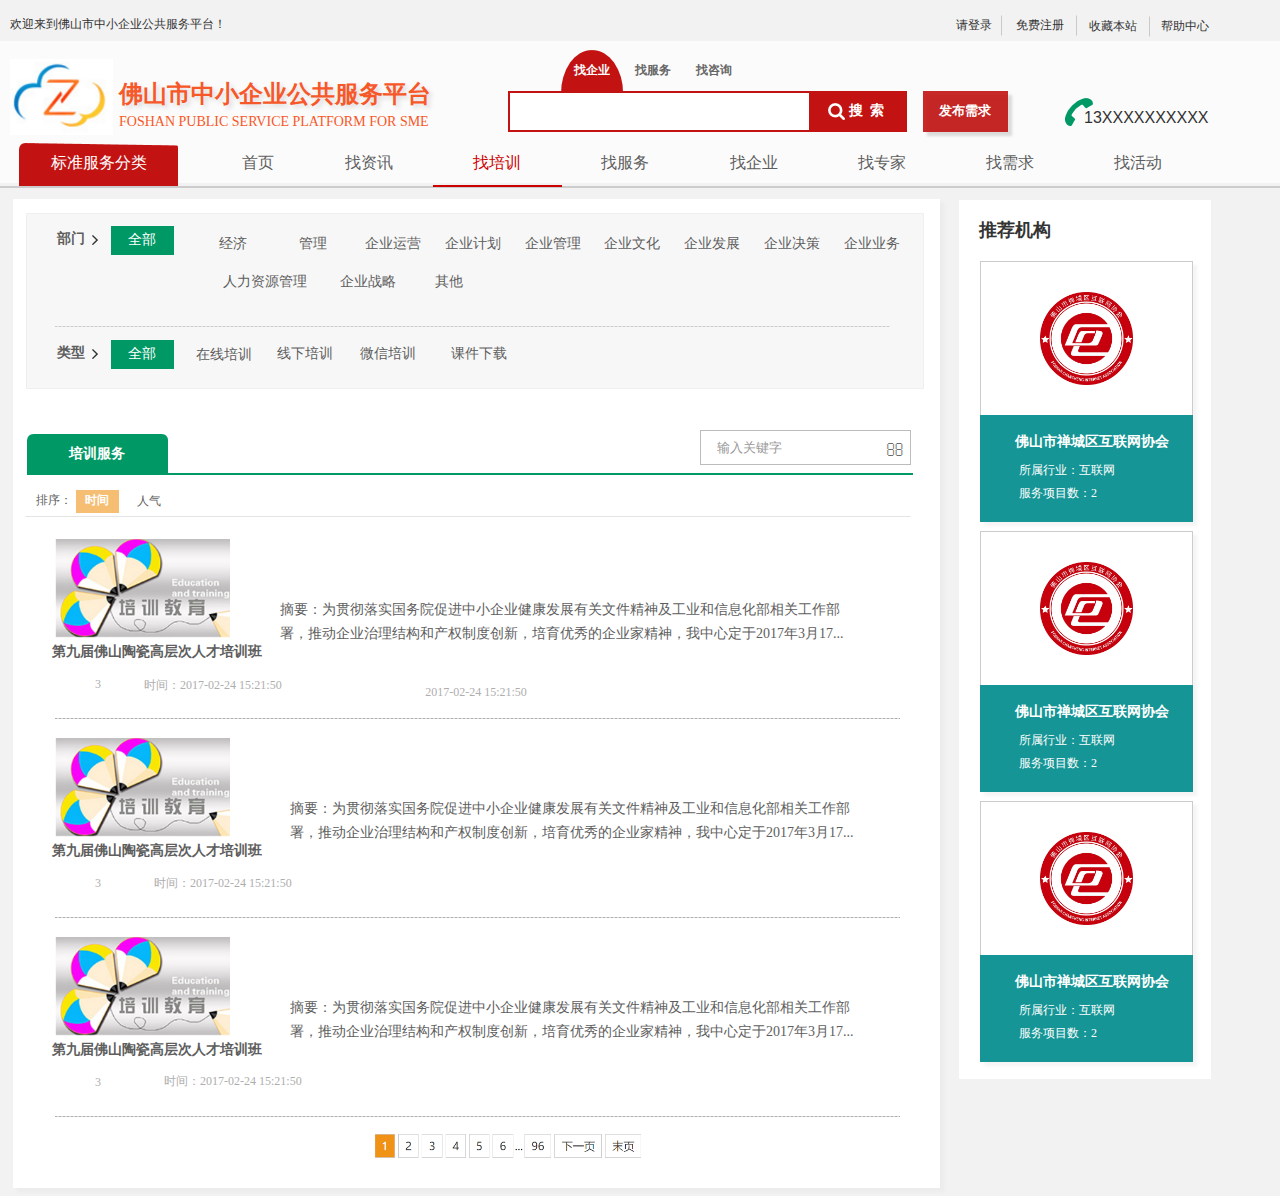
<file: axure-rp/找培训.html>
﻿<!DOCTYPE html>
<html>
  <head>
    <title>找培训</title>
    <meta http-equiv="X-UA-Compatible" content="IE=edge"/>
    <meta http-equiv="content-type" content="text/html; charset=utf-8"/>
    <meta name="apple-mobile-web-app-capable" content="yes"/>
    <link href="resources/css/jquery-ui-themes.css" type="text/css" rel="stylesheet"/>
    <link href="resources/css/axure_rp_page.css" type="text/css" rel="stylesheet"/>
    <link href="data/styles.css" type="text/css" rel="stylesheet"/>
    <link href="files/找培训/styles.css" type="text/css" rel="stylesheet"/>
    <script src="resources/scripts/jquery-1.7.1.min.js"></script>
    <script src="resources/scripts/jquery-ui-1.8.10.custom.min.js"></script>
    <script src="resources/scripts/axure/axQuery.js"></script>
    <script src="resources/scripts/axure/globals.js"></script>
    <script src="resources/scripts/axutils.js"></script>
    <script src="resources/scripts/axure/annotation.js"></script>
    <script src="resources/scripts/axure/axQuery.std.js"></script>
    <script src="resources/scripts/axure/doc.js"></script>
    <script src="data/document.js"></script>
    <script src="resources/scripts/messagecenter.js"></script>
    <script src="resources/scripts/axure/events.js"></script>
    <script src="resources/scripts/axure/recording.js"></script>
    <script src="resources/scripts/axure/action.js"></script>
    <script src="resources/scripts/axure/expr.js"></script>
    <script src="resources/scripts/axure/geometry.js"></script>
    <script src="resources/scripts/axure/flyout.js"></script>
    <script src="resources/scripts/axure/ie.js"></script>
    <script src="resources/scripts/axure/model.js"></script>
    <script src="resources/scripts/axure/repeater.js"></script>
    <script src="resources/scripts/axure/sto.js"></script>
    <script src="resources/scripts/axure/utils.temp.js"></script>
    <script src="resources/scripts/axure/variables.js"></script>
    <script src="resources/scripts/axure/drag.js"></script>
    <script src="resources/scripts/axure/move.js"></script>
    <script src="resources/scripts/axure/visibility.js"></script>
    <script src="resources/scripts/axure/style.js"></script>
    <script src="resources/scripts/axure/adaptive.js"></script>
    <script src="resources/scripts/axure/tree.js"></script>
    <script src="resources/scripts/axure/init.temp.js"></script>
    <script src="files/找培训/data.js"></script>
    <script src="resources/scripts/axure/legacy.js"></script>
    <script src="resources/scripts/axure/viewer.js"></script>
    <script src="resources/scripts/axure/math.js"></script>
    <script type="text/javascript">
      $axure.utils.getTransparentGifPath = function() { return 'resources/images/transparent.gif'; };
      $axure.utils.getOtherPath = function() { return 'resources/Other.html'; };
      $axure.utils.getReloadPath = function() { return 'resources/reload.html'; };
    </script>
  </head>
  <body>
    <div id="base" class="">

      <!-- Unnamed (矩形) -->
      <div id="u1561" class="ax_default box_1">
        <img id="u1561_img" class="img " src="images/找培训/u1561.png"/>
        <!-- Unnamed () -->
        <div id="u1562" class="text" style="visibility: visible;">
          <p><span>2017-02-24 15:21:50</span></p>
        </div>
      </div>

      <!-- Unnamed (矩形) -->
      <div id="u1563" class="ax_default box_2">
        <img id="u1563_img" class="img " src="images/找资讯/u1128.png"/>
        <!-- Unnamed () -->
        <div id="u1564" class="text" style="display: none; visibility: hidden">
          <p><span></span></p>
        </div>
      </div>

      <!-- Unnamed (矩形) -->
      <div id="u1565" class="ax_default box_2">
        <img id="u1565_img" class="img " src="images/找服务/u910.png"/>
        <!-- Unnamed () -->
        <div id="u1566" class="text" style="display: none; visibility: hidden">
          <p><span></span></p>
        </div>
      </div>

      <!-- Unnamed (矩形) -->
      <div id="u1567" class="ax_default box_1">
        <img id="u1567_img" class="img " src="images/找服务/u912.png"/>
        <!-- Unnamed () -->
        <div id="u1568" class="text" style="display: none; visibility: hidden">
          <p><span></span></p>
        </div>
      </div>

      <!-- Unnamed (动态面板) -->
      <div id="u1569" class="ax_default">
        <div id="u1569_state0" class="panel_state" data-label="State1">
          <div id="u1569_state0_content" class="panel_state_content">
          </div>
        </div>
      </div>

      <!-- Unnamed (动态面板) -->
      <div id="u1570" class="ax_default">
        <div id="u1570_state0" class="panel_state" data-label="nav-bg">
          <div id="u1570_state0_content" class="panel_state_content">
          </div>
        </div>
      </div>

      <!-- Unnamed (top-bg) -->

      <!-- Unnamed (动态面板) -->
      <div id="u1572" class="ax_default">
        <div id="u1572_state0" class="panel_state" data-label="top">
          <div id="u1572_state0_content" class="panel_state_content">
          </div>
        </div>
      </div>

      <!-- Unnamed (top-left) -->

      <!-- Unnamed (矩形) -->
      <div id="u1574" class="ax_default label">
        <img id="u1574_img" class="img " src="images/首页/u32.png"/>
        <!-- Unnamed () -->
        <div id="u1575" class="text" style="visibility: visible;">
          <p><span>欢迎来到佛山市中小企业公共服务平台！</span></p>
        </div>
      </div>

      <!-- Unnamed (top-right) -->

      <!-- Unnamed (矩形) -->
      <div id="u1577" class="ax_default label">
        <img id="u1577_img" class="img " src="images/首页/u35.png"/>
        <!-- Unnamed () -->
        <div id="u1578" class="text" style="visibility: visible;">
          <p><span>请登录</span></p>
        </div>
      </div>

      <!-- Unnamed (矩形) -->
      <div id="u1579" class="ax_default label">
        <img id="u1579_img" class="img " src="images/首页/u37.png"/>
        <!-- Unnamed () -->
        <div id="u1580" class="text" style="visibility: visible;">
          <p><span>免费注册</span></p>
        </div>
      </div>

      <!-- Unnamed (矩形) -->
      <div id="u1581" class="ax_default label">
        <img id="u1581_img" class="img " src="images/首页/u37.png"/>
        <!-- Unnamed () -->
        <div id="u1582" class="text" style="visibility: visible;">
          <p><span>收藏本站</span></p>
        </div>
      </div>

      <!-- Unnamed (矩形) -->
      <div id="u1583" class="ax_default label">
        <img id="u1583_img" class="img " src="images/首页/u41.png"/>
        <!-- Unnamed () -->
        <div id="u1584" class="text" style="visibility: visible;">
          <p><span>帮助中心</span></p>
        </div>
      </div>

      <!-- Unnamed (搜索) -->

      <!-- Unnamed (组合) -->
      <div id="u1586" class="ax_default">

        <!-- Unnamed (占位符) -->
        <div id="u1587" class="ax_default placeholder ax_default_hidden" style="display: none; visibility: hidden">
          <img id="u1587_img" class="img " src="images/首页/u46.png"/>
          <!-- Unnamed () -->
          <div id="u1588" class="text" style="visibility: visible;">
            <p><span>LOGO</span></p>
          </div>
        </div>

        <!-- Unnamed (矩形) -->
        <div id="u1589" class="ax_default button">
          <img id="u1589_img" class="img " src="images/首页/u48.png"/>
          <!-- Unnamed () -->
          <div id="u1590" class="text" style="visibility: visible;">
            <p><span>&nbsp;&nbsp; &nbsp; 搜&nbsp; 索</span></p>
          </div>
        </div>

        <!-- Unnamed (矩形) -->
        <div id="u1591" class="ax_default box_1">
          <img id="u1591_img" class="img " src="images/首页/u50.png"/>
          <!-- Unnamed () -->
          <div id="u1592" class="text" style="display: none; visibility: hidden">
            <p><span></span></p>
          </div>
        </div>

        <!-- Unnamed (文本框) -->
        <div id="u1593" class="ax_default text_field">
          <input id="u1593_input" type="text" value=""/>
        </div>

        <!-- Unnamed (形状) -->
        <div id="u1594" class="ax_default icon">
          <img id="u1594_img" class="img " src="images/首页/u53.png"/>
          <!-- Unnamed () -->
          <div id="u1595" class="text" style="display: none; visibility: hidden">
            <p><span></span></p>
          </div>
        </div>

        <!-- Unnamed (半圆形) -->
        <div id="u1596" class="ax_default label">
          <img id="u1596_img" class="img " src="images/首页/u55.png"/>
          <!-- Unnamed () -->
          <div id="u1597" class="text" style="visibility: visible;">
            <p><span>找企业</span></p>
          </div>
        </div>

        <!-- Unnamed (半圆形) -->
        <div id="u1598" class="ax_default label">
          <img id="u1598_img" class="img " src="images/首页/u57.png"/>
          <!-- Unnamed () -->
          <div id="u1599" class="text" style="visibility: visible;">
            <p><span>找服务</span></p>
          </div>
        </div>

        <!-- Unnamed (半圆形) -->
        <div id="u1600" class="ax_default label">
          <img id="u1600_img" class="img " src="images/首页/u57.png"/>
          <!-- Unnamed () -->
          <div id="u1601" class="text" style="visibility: visible;">
            <p><span>找咨询</span></p>
          </div>
        </div>

        <!-- Unnamed (矩形) -->
        <div id="u1602" class="ax_default button">
          <img id="u1602_img" class="img " src="images/首页/u61.png"/>
          <!-- Unnamed () -->
          <div id="u1603" class="text" style="visibility: visible;">
            <p><span>发布需求</span></p>
          </div>
        </div>

        <!-- Unnamed (形状) -->
        <div id="u1604" class="ax_default icon">
          <img id="u1604_img" class="img " src="images/首页/u63.png"/>
          <!-- Unnamed () -->
          <div id="u1605" class="text" style="display: none; visibility: hidden">
            <p><span></span></p>
          </div>
        </div>

        <!-- Unnamed (矩形) -->
        <div id="u1606" class="ax_default label">
          <img id="u1606_img" class="img " src="images/首页/u65.png"/>
          <!-- Unnamed () -->
          <div id="u1607" class="text" style="visibility: visible;">
            <p><span>13XXXXXXXXXX</span></p>
          </div>
        </div>

        <!-- Unnamed (logo) -->

        <!-- Unnamed (组合) -->
        <div id="u1609" class="ax_default">

          <!-- Unnamed (矩形) -->
          <div id="u1610" class="ax_default _二级标题">
            <img id="u1610_img" class="img " src="images/首页/u69.png"/>
            <!-- Unnamed () -->
            <div id="u1611" class="text" style="visibility: visible;">
              <p><span>佛山市中小企业公共服务平台</span></p>
            </div>
          </div>

          <!-- Unnamed (矩形) -->
          <div id="u1612" class="ax_default label">
            <img id="u1612_img" class="img " src="images/首页/u71.png"/>
            <!-- Unnamed () -->
            <div id="u1613" class="text" style="visibility: visible;">
              <p><span>FOSHAN PUBLIC SERVICE PLATFORM FOR SME</span></p>
            </div>
          </div>

          <!-- Unnamed (图片) -->
          <div id="u1614" class="ax_default _图片">
            <img id="u1614_img" class="img " src="images/首页/u73.png"/>
            <!-- Unnamed () -->
            <div id="u1615" class="text" style="display: none; visibility: hidden">
              <p><span></span></p>
            </div>
          </div>
        </div>
      </div>

      <!-- Unnamed (nav) -->

      <!-- Unnamed (组合) -->
      <div id="u1617" class="ax_default">

        <!-- 找资讯 (矩形) -->
        <div id="u1618" class="ax_default label selected" data-label="找资讯">
          <img id="u1618_img" class="img " src="images/首页/找资讯_u77_selected.png"/>
          <!-- Unnamed () -->
          <div id="u1619" class="text" style="visibility: visible;">
            <p><span>找资讯</span></p>
          </div>
        </div>

        <!-- 找培训 (矩形) -->
        <div id="u1620" class="ax_default label" data-label="找培训">
          <img id="u1620_img" class="img " src="images/首页/找资讯_u77.png"/>
          <!-- Unnamed () -->
          <div id="u1621" class="text" style="visibility: visible;">
            <p><span>找培训</span></p>
          </div>
        </div>

        <!-- 找服务 (矩形) -->
        <div id="u1622" class="ax_default label" data-label="找服务">
          <img id="u1622_img" class="img " src="images/首页/找资讯_u77.png"/>
          <!-- Unnamed () -->
          <div id="u1623" class="text" style="visibility: visible;">
            <p><span>找服务</span></p>
          </div>
        </div>

        <!-- 找企业 (矩形) -->
        <div id="u1624" class="ax_default label" data-label="找企业">
          <img id="u1624_img" class="img " src="images/首页/找资讯_u77.png"/>
          <!-- Unnamed () -->
          <div id="u1625" class="text" style="visibility: visible;">
            <p><span>找企业</span></p>
          </div>
        </div>

        <!-- 找专家 (矩形) -->
        <div id="u1626" class="ax_default label" data-label="找专家">
          <img id="u1626_img" class="img " src="images/首页/找资讯_u77.png"/>
          <!-- Unnamed () -->
          <div id="u1627" class="text" style="visibility: visible;">
            <p><span>找专家</span></p>
          </div>
        </div>

        <!-- 首页 (矩形) -->
        <div id="u1628" class="ax_default label" data-label="首页">
          <img id="u1628_img" class="img " src="images/首页/首页_u87.png"/>
          <!-- Unnamed () -->
          <div id="u1629" class="text" style="visibility: visible;">
            <p><span>首页</span></p>
          </div>
        </div>

        <!-- 找需求 (矩形) -->
        <div id="u1630" class="ax_default label" data-label="找需求">
          <img id="u1630_img" class="img " src="images/首页/找资讯_u77.png"/>
          <!-- Unnamed () -->
          <div id="u1631" class="text" style="visibility: visible;">
            <p><span>找需求</span></p>
          </div>
        </div>

        <!-- Unnamed (形状) -->
        <div id="u1632" class="ax_default label">
          <img id="u1632_img" class="img " src="images/首页/u91.png"/>
          <!-- Unnamed () -->
          <div id="u1633" class="text" style="visibility: visible;">
            <p><span>标准服务分类</span></p>
          </div>
        </div>

        <!-- 找活动 (矩形) -->
        <div id="u1634" class="ax_default label" data-label="找活动">
          <img id="u1634_img" class="img " src="images/首页/找资讯_u77.png"/>
          <!-- Unnamed () -->
          <div id="u1635" class="text" style="visibility: visible;">
            <p><span>找活动</span></p>
          </div>
        </div>
      </div>

      <!-- Unnamed (矩形) -->
      <div id="u1636" class="ax_default label">
        <img id="u1636_img" class="img " src="images/找服务/u981.png"/>
        <!-- Unnamed () -->
        <div id="u1637" class="text" style="visibility: visible;">
          <p><span>部门</span></p>
        </div>
      </div>

      <!-- Unnamed (形状) -->
      <div id="u1638" class="ax_default icon">
        <img id="u1638_img" class="img " src="images/找服务/u983.png"/>
        <!-- Unnamed () -->
        <div id="u1639" class="text" style="display: none; visibility: hidden">
          <p><span></span></p>
        </div>
      </div>

      <!-- Unnamed (矩形) -->
      <div id="u1640" class="ax_default label">
        <img id="u1640_img" class="img " src="images/找服务/u981.png"/>
        <!-- Unnamed () -->
        <div id="u1641" class="text" style="visibility: visible;">
          <p><span>类型</span></p>
        </div>
      </div>

      <!-- Unnamed (形状) -->
      <div id="u1642" class="ax_default icon">
        <img id="u1642_img" class="img " src="images/找服务/u983.png"/>
        <!-- Unnamed () -->
        <div id="u1643" class="text" style="display: none; visibility: hidden">
          <p><span></span></p>
        </div>
      </div>

      <!-- Unnamed (半圆形) -->
      <div id="u1644" class="ax_default label">
        <img id="u1644_img" class="img " src="images/找培训/u1644.png"/>
        <!-- Unnamed () -->
        <div id="u1645" class="text" style="visibility: visible;">
          <p><span>在线培训</span></p>
        </div>
      </div>

      <!-- Unnamed (半圆形) -->
      <div id="u1646" class="ax_default label">
        <img id="u1646_img" class="img " src="images/首页/u111.png"/>
        <!-- Unnamed () -->
        <div id="u1647" class="text" style="visibility: visible;">
          <p><span>线下培训</span></p>
        </div>
      </div>

      <!-- Unnamed (半圆形) -->
      <div id="u1648" class="ax_default label">
        <img id="u1648_img" class="img " src="images/首页/u111.png"/>
        <!-- Unnamed () -->
        <div id="u1649" class="text" style="visibility: visible;">
          <p><span>微信培训</span></p>
        </div>
      </div>

      <!-- Unnamed (半圆形) -->
      <div id="u1650" class="ax_default label">
        <img id="u1650_img" class="img " src="images/首页/u111.png"/>
        <!-- Unnamed () -->
        <div id="u1651" class="text" style="visibility: visible;">
          <p><span>课件下载</span></p>
        </div>
      </div>

      <!-- Unnamed (矩形) -->
      <div id="u1652" class="ax_default label">
        <img id="u1652_img" class="img " src="images/找服务/u1009.png"/>
        <!-- Unnamed () -->
        <div id="u1653" class="text" style="visibility: visible;">
          <p><span>全部</span></p>
        </div>
      </div>

      <!-- Unnamed (矩形) -->
      <div id="u1654" class="ax_default label">
        <img id="u1654_img" class="img " src="images/找服务/u1009.png"/>
        <!-- Unnamed () -->
        <div id="u1655" class="text" style="visibility: visible;">
          <p><span>全部</span></p>
        </div>
      </div>

      <!-- Unnamed (矩形) -->
      <div id="u1656" class="ax_default _三级标题">
        <img id="u1656_img" class="img " src="images/找服务/u1013.png"/>
        <!-- Unnamed () -->
        <div id="u1657" class="text" style="visibility: visible;">
          <p><span>推荐机构</span></p>
        </div>
      </div>

      <!-- Unnamed (图片) -->
      <div id="u1658" class="ax_default _图片">
        <img id="u1658_img" class="img " src="images/首页/u344.png"/>
        <!-- Unnamed () -->
        <div id="u1659" class="text" style="display: none; visibility: hidden">
          <p><span></span></p>
        </div>
      </div>

      <!-- Unnamed (矩形) -->
      <div id="u1660" class="ax_default label">
        <img id="u1660_img" class="img " src="images/找服务/u1017.png"/>
        <!-- Unnamed () -->
        <div id="u1661" class="text" style="display: none; visibility: hidden">
          <p><span></span></p>
        </div>
      </div>

      <!-- Unnamed (矩形) -->
      <div id="u1662" class="ax_default label">
        <img id="u1662_img" class="img " src="images/找服务/u1019.png"/>
        <!-- Unnamed () -->
        <div id="u1663" class="text" style="visibility: visible;">
          <p><span>佛山市禅城区互联网协会</span></p>
        </div>
      </div>

      <!-- Unnamed (矩形) -->
      <div id="u1664" class="ax_default label">
        <img id="u1664_img" class="img " src="images/找服务/u1021.png"/>
        <!-- Unnamed () -->
        <div id="u1665" class="text" style="visibility: visible;">
          <p><span>所属行业：互联网</span></p>
        </div>
      </div>

      <!-- Unnamed (矩形) -->
      <div id="u1666" class="ax_default label">
        <img id="u1666_img" class="img " src="images/找服务/u1023.png"/>
        <!-- Unnamed () -->
        <div id="u1667" class="text" style="visibility: visible;">
          <p><span>服务项目数：2</span></p>
        </div>
      </div>

      <!-- Unnamed (矩形) -->
      <div id="u1668" class="ax_default box_1">
        <img id="u1668_img" class="img " src="images/找服务/u912.png"/>
        <!-- Unnamed () -->
        <div id="u1669" class="text" style="display: none; visibility: hidden">
          <p><span></span></p>
        </div>
      </div>

      <!-- Unnamed (图片) -->
      <div id="u1670" class="ax_default _图片">
        <img id="u1670_img" class="img " src="images/首页/u344.png"/>
        <!-- Unnamed () -->
        <div id="u1671" class="text" style="display: none; visibility: hidden">
          <p><span></span></p>
        </div>
      </div>

      <!-- Unnamed (矩形) -->
      <div id="u1672" class="ax_default label">
        <img id="u1672_img" class="img " src="images/找服务/u1017.png"/>
        <!-- Unnamed () -->
        <div id="u1673" class="text" style="display: none; visibility: hidden">
          <p><span></span></p>
        </div>
      </div>

      <!-- Unnamed (矩形) -->
      <div id="u1674" class="ax_default label">
        <img id="u1674_img" class="img " src="images/找服务/u1019.png"/>
        <!-- Unnamed () -->
        <div id="u1675" class="text" style="visibility: visible;">
          <p><span>佛山市禅城区互联网协会</span></p>
        </div>
      </div>

      <!-- Unnamed (矩形) -->
      <div id="u1676" class="ax_default label">
        <img id="u1676_img" class="img " src="images/找服务/u1021.png"/>
        <!-- Unnamed () -->
        <div id="u1677" class="text" style="visibility: visible;">
          <p><span>所属行业：互联网</span></p>
        </div>
      </div>

      <!-- Unnamed (矩形) -->
      <div id="u1678" class="ax_default label">
        <img id="u1678_img" class="img " src="images/找服务/u1023.png"/>
        <!-- Unnamed () -->
        <div id="u1679" class="text" style="visibility: visible;">
          <p><span>服务项目数：2</span></p>
        </div>
      </div>

      <!-- Unnamed (矩形) -->
      <div id="u1680" class="ax_default box_1">
        <img id="u1680_img" class="img " src="images/找服务/u912.png"/>
        <!-- Unnamed () -->
        <div id="u1681" class="text" style="display: none; visibility: hidden">
          <p><span></span></p>
        </div>
      </div>

      <!-- Unnamed (图片) -->
      <div id="u1682" class="ax_default _图片">
        <img id="u1682_img" class="img " src="images/首页/u344.png"/>
        <!-- Unnamed () -->
        <div id="u1683" class="text" style="display: none; visibility: hidden">
          <p><span></span></p>
        </div>
      </div>

      <!-- Unnamed (矩形) -->
      <div id="u1684" class="ax_default label">
        <img id="u1684_img" class="img " src="images/找服务/u1017.png"/>
        <!-- Unnamed () -->
        <div id="u1685" class="text" style="display: none; visibility: hidden">
          <p><span></span></p>
        </div>
      </div>

      <!-- Unnamed (矩形) -->
      <div id="u1686" class="ax_default label">
        <img id="u1686_img" class="img " src="images/找服务/u1019.png"/>
        <!-- Unnamed () -->
        <div id="u1687" class="text" style="visibility: visible;">
          <p><span>佛山市禅城区互联网协会</span></p>
        </div>
      </div>

      <!-- Unnamed (矩形) -->
      <div id="u1688" class="ax_default label">
        <img id="u1688_img" class="img " src="images/找服务/u1021.png"/>
        <!-- Unnamed () -->
        <div id="u1689" class="text" style="visibility: visible;">
          <p><span>所属行业：互联网</span></p>
        </div>
      </div>

      <!-- Unnamed (矩形) -->
      <div id="u1690" class="ax_default label">
        <img id="u1690_img" class="img " src="images/找服务/u1023.png"/>
        <!-- Unnamed () -->
        <div id="u1691" class="text" style="visibility: visible;">
          <p><span>服务项目数：2</span></p>
        </div>
      </div>

      <!-- Unnamed (水平线) -->
      <div id="u1692" class="ax_default line">
        <img id="u1692_img" class="img " src="images/找服务/u1049.png"/>
        <!-- Unnamed () -->
        <div id="u1693" class="text" style="display: none; visibility: hidden">
          <p><span></span></p>
        </div>
      </div>

      <!-- Unnamed (矩形) -->
      <div id="u1694" class="ax_default primary_button">
        <img id="u1694_img" class="img " src="images/找服务/u1051.png"/>
        <!-- Unnamed () -->
        <div id="u1695" class="text" style="visibility: visible;">
          <p><span>培训服务</span></p>
        </div>
      </div>

      <!-- Unnamed (水平线) -->
      <div id="u1696" class="ax_default line">
        <img id="u1696_img" class="img " src="images/找资讯/u1263.png"/>
        <!-- Unnamed () -->
        <div id="u1697" class="text" style="display: none; visibility: hidden">
          <p><span></span></p>
        </div>
      </div>

      <!-- Unnamed (矩形) -->
      <div id="u1698" class="ax_default box_1">
        <img id="u1698_img" class="img " src="images/找服务/u1055.png"/>
        <!-- Unnamed () -->
        <div id="u1699" class="text" style="display: none; visibility: hidden">
          <p><span></span></p>
        </div>
      </div>

      <!-- Unnamed (矩形) -->
      <div id="u1700" class="ax_default fontawesome">
        <img id="u1700_img" class="img " src="images/找服务/u1057.png"/>
        <!-- Unnamed () -->
        <div id="u1701" class="text" style="visibility: visible;">
          <p><span></span></p>
        </div>
      </div>

      <!-- Unnamed (文本框) -->
      <div id="u1702" class="ax_default text_field">
        <input id="u1702_input" type="text" value=""/>
      </div>

      <!-- Unnamed (矩形) -->
      <div id="u1703" class="ax_default box_1">
        <img id="u1703_img" class="img " src="images/找资讯/u1270.png"/>
        <!-- Unnamed () -->
        <div id="u1704" class="text" style="visibility: visible;">
          <p><span>&nbsp;&nbsp; 排序：</span></p>
        </div>
      </div>

      <!-- Unnamed (矩形) -->
      <div id="u1705" class="ax_default button">
        <img id="u1705_img" class="img " src="images/找服务/u1062.png"/>
        <!-- Unnamed () -->
        <div id="u1706" class="text" style="visibility: visible;">
          <p><span>时间</span></p>
        </div>
      </div>

      <!-- Unnamed (矩形) -->
      <div id="u1707" class="ax_default button">
        <img id="u1707_img" class="img " src="images/找服务/u1064.png"/>
        <!-- Unnamed () -->
        <div id="u1708" class="text" style="visibility: visible;">
          <p><span>人气</span></p>
        </div>
      </div>

      <!-- Unnamed (半圆形) -->
      <div id="u1709" class="ax_default label">
        <img id="u1709_img" class="img " src="images/找培训/u1709.png"/>
        <!-- Unnamed () -->
        <div id="u1710" class="text" style="visibility: visible;">
          <p><span>第九届佛山陶瓷高层次人才培训班</span></p>
        </div>
      </div>

      <!-- Unnamed (水平线) -->
      <div id="u1711" class="ax_default line">
        <img id="u1711_img" class="img " src="images/找服务/u1118.png"/>
        <!-- Unnamed () -->
        <div id="u1712" class="text" style="display: none; visibility: hidden">
          <p><span></span></p>
        </div>
      </div>

      <!-- Unnamed (图片) -->
      <div id="u1713" class="ax_default _图片">
        <img id="u1713_img" class="img " src="images/找服务/u1124.png"/>
        <!-- Unnamed () -->
        <div id="u1714" class="text" style="display: none; visibility: hidden">
          <p><span></span></p>
        </div>
      </div>

      <!-- Unnamed (半圆形) -->
      <div id="u1715" class="ax_default label">
        <img id="u1715_img" class="img " src="images/找培训/u1715.png"/>
        <!-- Unnamed () -->
        <div id="u1716" class="text" style="visibility: visible;">
          <p><span>经济</span></p>
        </div>
      </div>

      <!-- Unnamed (半圆形) -->
      <div id="u1717" class="ax_default label">
        <img id="u1717_img" class="img " src="images/找培训/u1715.png"/>
        <!-- Unnamed () -->
        <div id="u1718" class="text" style="visibility: visible;">
          <p><span>管理</span></p>
        </div>
      </div>

      <!-- Unnamed (半圆形) -->
      <div id="u1719" class="ax_default label">
        <img id="u1719_img" class="img " src="images/找培训/u1715.png"/>
        <!-- Unnamed () -->
        <div id="u1720" class="text" style="visibility: visible;">
          <p><span>企业运营</span></p>
        </div>
      </div>

      <!-- Unnamed (半圆形) -->
      <div id="u1721" class="ax_default label">
        <img id="u1721_img" class="img " src="images/找培训/u1715.png"/>
        <!-- Unnamed () -->
        <div id="u1722" class="text" style="visibility: visible;">
          <p><span>企业计划</span></p>
        </div>
      </div>

      <!-- Unnamed (半圆形) -->
      <div id="u1723" class="ax_default label">
        <img id="u1723_img" class="img " src="images/找培训/u1715.png"/>
        <!-- Unnamed () -->
        <div id="u1724" class="text" style="visibility: visible;">
          <p><span>企业管理</span></p>
        </div>
      </div>

      <!-- Unnamed (半圆形) -->
      <div id="u1725" class="ax_default label">
        <img id="u1725_img" class="img " src="images/找培训/u1715.png"/>
        <!-- Unnamed () -->
        <div id="u1726" class="text" style="visibility: visible;">
          <p><span>企业文化</span></p>
        </div>
      </div>

      <!-- Unnamed (半圆形) -->
      <div id="u1727" class="ax_default label">
        <img id="u1727_img" class="img " src="images/找培训/u1715.png"/>
        <!-- Unnamed () -->
        <div id="u1728" class="text" style="visibility: visible;">
          <p><span>企业发展</span></p>
        </div>
      </div>

      <!-- Unnamed (半圆形) -->
      <div id="u1729" class="ax_default label">
        <img id="u1729_img" class="img " src="images/找培训/u1715.png"/>
        <!-- Unnamed () -->
        <div id="u1730" class="text" style="visibility: visible;">
          <p><span>企业决策</span></p>
        </div>
      </div>

      <!-- Unnamed (半圆形) -->
      <div id="u1731" class="ax_default label">
        <img id="u1731_img" class="img " src="images/找培训/u1715.png"/>
        <!-- Unnamed () -->
        <div id="u1732" class="text" style="visibility: visible;">
          <p><span>企业业务</span></p>
        </div>
      </div>

      <!-- Unnamed (半圆形) -->
      <div id="u1733" class="ax_default label">
        <img id="u1733_img" class="img " src="images/找培训/u1733.png"/>
        <!-- Unnamed () -->
        <div id="u1734" class="text" style="visibility: visible;">
          <p><span>人力资源管理</span></p>
        </div>
      </div>

      <!-- Unnamed (半圆形) -->
      <div id="u1735" class="ax_default label">
        <img id="u1735_img" class="img " src="images/找培训/u1715.png"/>
        <!-- Unnamed () -->
        <div id="u1736" class="text" style="visibility: visible;">
          <p><span>企业战略</span></p>
        </div>
      </div>

      <!-- Unnamed (半圆形) -->
      <div id="u1737" class="ax_default label">
        <img id="u1737_img" class="img " src="images/首页/u111.png"/>
        <!-- Unnamed () -->
        <div id="u1738" class="text" style="visibility: visible;">
          <p><span>其他</span></p>
        </div>
      </div>

      <!-- Unnamed (半圆形) -->
      <div id="u1739" class="ax_default label">
        <img id="u1739_img" class="img " src="images/找资讯/u1326.png"/>
        <!-- Unnamed () -->
        <div id="u1740" class="text" style="display: none; visibility: hidden">
          <p><span></span></p>
        </div>
      </div>

      <!-- Unnamed (半圆形) -->
      <div id="u1741" class="ax_default label">
        <img id="u1741_img" class="img " src="images/找资讯/u1332.png"/>
        <!-- Unnamed () -->
        <div id="u1742" class="text" style="visibility: visible;">
          <p><span>摘要：为贯彻落实国务院促进中小企业健康发展有关文件精神及工业和信息化部相关工作部署，推动企业治理结构和产权制度创新，培育优秀的企业家精神，我中心定于2017年3月17...</span></p>
        </div>
      </div>

      <!-- Unnamed (半圆形) -->
      <div id="u1743" class="ax_default label">
        <img id="u1743_img" class="img " src="images/找资讯/u1334.png"/>
        <!-- Unnamed () -->
        <div id="u1744" class="text" style="visibility: visible;">
          <p><span>时间：2017-02-24 15:21:50</span></p>
        </div>
      </div>

      <!-- Unnamed (半圆形) -->
      <div id="u1745" class="ax_default label">
        <img id="u1745_img" class="img " src="images/找培训/u1745.png"/>
        <!-- Unnamed () -->
        <div id="u1746" class="text" style="visibility: visible;">
          <p><span>3</span></p>
        </div>
      </div>

      <!-- Unnamed (图片) -->
      <div id="u1747" class="ax_default _图片">
        <img id="u1747_img" class="img " src="images/找培训/u1747.png"/>
        <!-- Unnamed () -->
        <div id="u1748" class="text" style="display: none; visibility: hidden">
          <p><span></span></p>
        </div>
      </div>

      <!-- Unnamed (矩形) -->
      <div id="u1749" class="ax_default fontawesome">
        <img id="u1749_img" class="img " src="images/找培训/u1749.png"/>
        <!-- Unnamed () -->
        <div id="u1750" class="text" style="visibility: visible;">
          <p><span></span></p>
        </div>
      </div>

      <!-- Unnamed (矩形) -->
      <div id="u1751" class="ax_default fontawesome">
        <img id="u1751_img" class="img " src="images/找培训/u1751.png"/>
        <!-- Unnamed () -->
        <div id="u1752" class="text" style="visibility: visible;">
          <p><span></span></p>
        </div>
      </div>

      <!-- Unnamed (半圆形) -->
      <div id="u1753" class="ax_default label">
        <img id="u1753_img" class="img " src="images/找培训/u1709.png"/>
        <!-- Unnamed () -->
        <div id="u1754" class="text" style="visibility: visible;">
          <p><span>第九届佛山陶瓷高层次人才培训班</span></p>
        </div>
      </div>

      <!-- Unnamed (水平线) -->
      <div id="u1755" class="ax_default line">
        <img id="u1755_img" class="img " src="images/找服务/u1118.png"/>
        <!-- Unnamed () -->
        <div id="u1756" class="text" style="display: none; visibility: hidden">
          <p><span></span></p>
        </div>
      </div>

      <!-- Unnamed (半圆形) -->
      <div id="u1757" class="ax_default label">
        <img id="u1757_img" class="img " src="images/找资讯/u1332.png"/>
        <!-- Unnamed () -->
        <div id="u1758" class="text" style="visibility: visible;">
          <p><span>摘要：为贯彻落实国务院促进中小企业健康发展有关文件精神及工业和信息化部相关工作部署，推动企业治理结构和产权制度创新，培育优秀的企业家精神，我中心定于2017年3月17...</span></p>
        </div>
      </div>

      <!-- Unnamed (半圆形) -->
      <div id="u1759" class="ax_default label">
        <img id="u1759_img" class="img " src="images/找资讯/u1334.png"/>
        <!-- Unnamed () -->
        <div id="u1760" class="text" style="visibility: visible;">
          <p><span>时间：2017-02-24 15:21:50</span></p>
        </div>
      </div>

      <!-- Unnamed (半圆形) -->
      <div id="u1761" class="ax_default label">
        <img id="u1761_img" class="img " src="images/找培训/u1745.png"/>
        <!-- Unnamed () -->
        <div id="u1762" class="text" style="visibility: visible;">
          <p><span>3</span></p>
        </div>
      </div>

      <!-- Unnamed (图片) -->
      <div id="u1763" class="ax_default _图片">
        <img id="u1763_img" class="img " src="images/找培训/u1747.png"/>
        <!-- Unnamed () -->
        <div id="u1764" class="text" style="display: none; visibility: hidden">
          <p><span></span></p>
        </div>
      </div>

      <!-- Unnamed (矩形) -->
      <div id="u1765" class="ax_default fontawesome">
        <img id="u1765_img" class="img " src="images/找培训/u1749.png"/>
        <!-- Unnamed () -->
        <div id="u1766" class="text" style="visibility: visible;">
          <p><span></span></p>
        </div>
      </div>

      <!-- Unnamed (矩形) -->
      <div id="u1767" class="ax_default fontawesome">
        <img id="u1767_img" class="img " src="images/找培训/u1751.png"/>
        <!-- Unnamed () -->
        <div id="u1768" class="text" style="visibility: visible;">
          <p><span></span></p>
        </div>
      </div>

      <!-- Unnamed (半圆形) -->
      <div id="u1769" class="ax_default label">
        <img id="u1769_img" class="img " src="images/找培训/u1709.png"/>
        <!-- Unnamed () -->
        <div id="u1770" class="text" style="visibility: visible;">
          <p><span>第九届佛山陶瓷高层次人才培训班</span></p>
        </div>
      </div>

      <!-- Unnamed (水平线) -->
      <div id="u1771" class="ax_default line">
        <img id="u1771_img" class="img " src="images/找服务/u1118.png"/>
        <!-- Unnamed () -->
        <div id="u1772" class="text" style="display: none; visibility: hidden">
          <p><span></span></p>
        </div>
      </div>

      <!-- Unnamed (半圆形) -->
      <div id="u1773" class="ax_default label">
        <img id="u1773_img" class="img " src="images/找资讯/u1332.png"/>
        <!-- Unnamed () -->
        <div id="u1774" class="text" style="visibility: visible;">
          <p><span>摘要：为贯彻落实国务院促进中小企业健康发展有关文件精神及工业和信息化部相关工作部署，推动企业治理结构和产权制度创新，培育优秀的企业家精神，我中心定于2017年3月17...</span></p>
        </div>
      </div>

      <!-- Unnamed (半圆形) -->
      <div id="u1775" class="ax_default label">
        <img id="u1775_img" class="img " src="images/找资讯/u1334.png"/>
        <!-- Unnamed () -->
        <div id="u1776" class="text" style="visibility: visible;">
          <p><span>时间：2017-02-24 15:21:50</span></p>
        </div>
      </div>

      <!-- Unnamed (半圆形) -->
      <div id="u1777" class="ax_default label">
        <img id="u1777_img" class="img " src="images/找培训/u1745.png"/>
        <!-- Unnamed () -->
        <div id="u1778" class="text" style="visibility: visible;">
          <p><span>3</span></p>
        </div>
      </div>

      <!-- Unnamed (图片) -->
      <div id="u1779" class="ax_default _图片">
        <img id="u1779_img" class="img " src="images/找培训/u1747.png"/>
        <!-- Unnamed () -->
        <div id="u1780" class="text" style="display: none; visibility: hidden">
          <p><span></span></p>
        </div>
      </div>

      <!-- Unnamed (矩形) -->
      <div id="u1781" class="ax_default fontawesome">
        <img id="u1781_img" class="img " src="images/找培训/u1749.png"/>
        <!-- Unnamed () -->
        <div id="u1782" class="text" style="visibility: visible;">
          <p><span></span></p>
        </div>
      </div>

      <!-- Unnamed (矩形) -->
      <div id="u1783" class="ax_default fontawesome">
        <img id="u1783_img" class="img " src="images/找培训/u1751.png"/>
        <!-- Unnamed () -->
        <div id="u1784" class="text" style="visibility: visible;">
          <p><span></span></p>
        </div>
      </div>
    </div>
  </body>
</html>
</file>
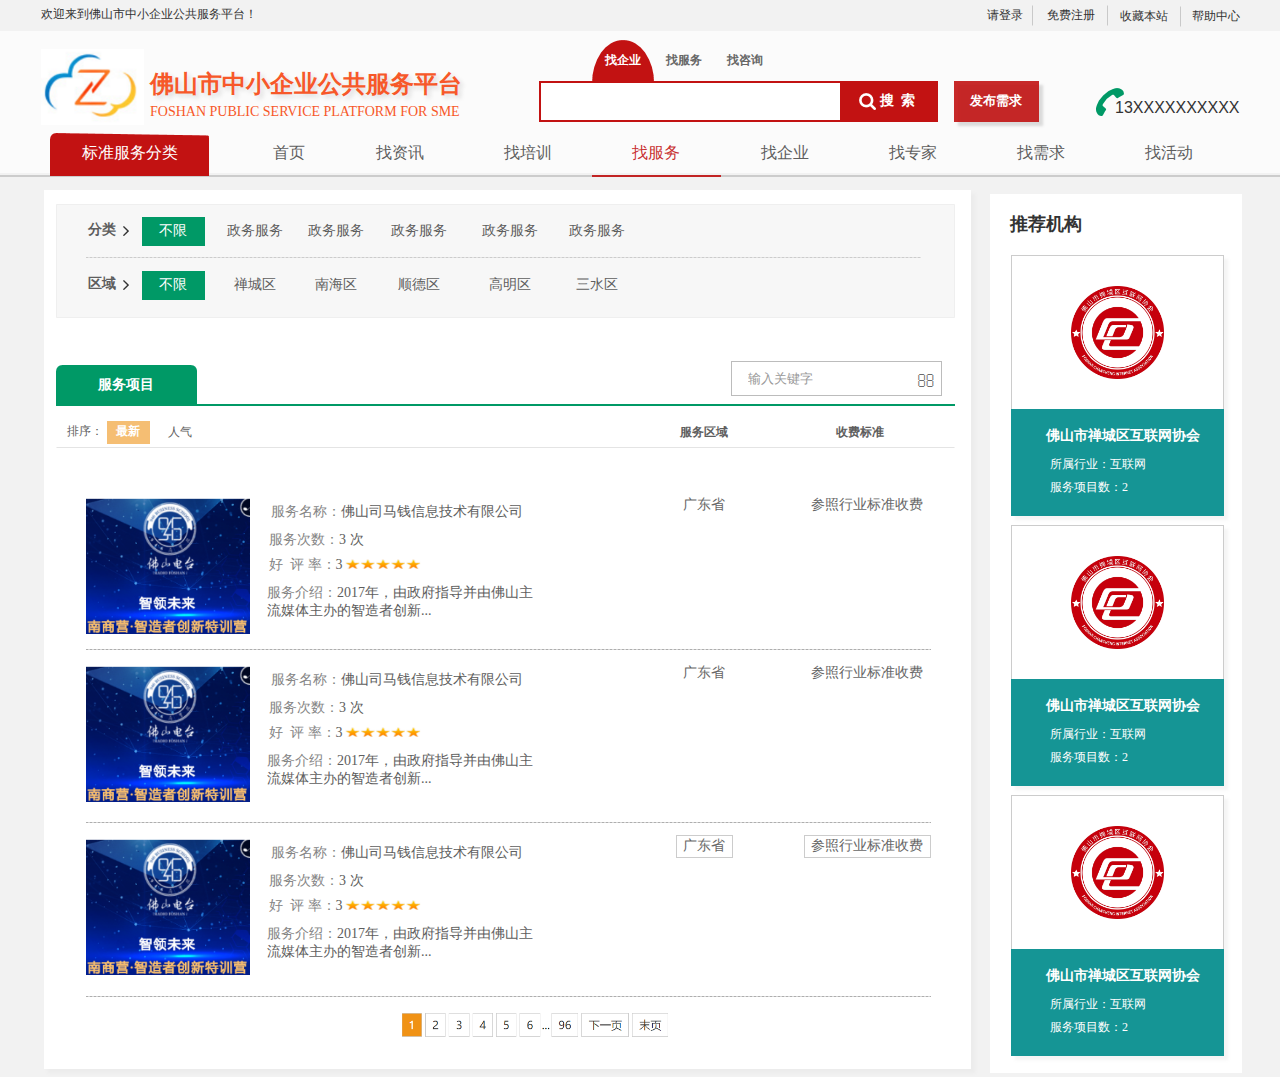
<file: axure-rp/找服务.html>
﻿<!DOCTYPE html>
<html>
  <head>
    <title>找服务</title>
    <meta http-equiv="X-UA-Compatible" content="IE=edge"/>
    <meta http-equiv="content-type" content="text/html; charset=utf-8"/>
    <meta name="apple-mobile-web-app-capable" content="yes"/>
    <link href="resources/css/jquery-ui-themes.css" type="text/css" rel="stylesheet"/>
    <link href="resources/css/axure_rp_page.css" type="text/css" rel="stylesheet"/>
    <link href="data/styles.css" type="text/css" rel="stylesheet"/>
    <link href="files/找服务/styles.css" type="text/css" rel="stylesheet"/>
    <script src="resources/scripts/jquery-1.7.1.min.js"></script>
    <script src="resources/scripts/jquery-ui-1.8.10.custom.min.js"></script>
    <script src="resources/scripts/axure/axQuery.js"></script>
    <script src="resources/scripts/axure/globals.js"></script>
    <script src="resources/scripts/axutils.js"></script>
    <script src="resources/scripts/axure/annotation.js"></script>
    <script src="resources/scripts/axure/axQuery.std.js"></script>
    <script src="resources/scripts/axure/doc.js"></script>
    <script src="data/document.js"></script>
    <script src="resources/scripts/messagecenter.js"></script>
    <script src="resources/scripts/axure/events.js"></script>
    <script src="resources/scripts/axure/recording.js"></script>
    <script src="resources/scripts/axure/action.js"></script>
    <script src="resources/scripts/axure/expr.js"></script>
    <script src="resources/scripts/axure/geometry.js"></script>
    <script src="resources/scripts/axure/flyout.js"></script>
    <script src="resources/scripts/axure/ie.js"></script>
    <script src="resources/scripts/axure/model.js"></script>
    <script src="resources/scripts/axure/repeater.js"></script>
    <script src="resources/scripts/axure/sto.js"></script>
    <script src="resources/scripts/axure/utils.temp.js"></script>
    <script src="resources/scripts/axure/variables.js"></script>
    <script src="resources/scripts/axure/drag.js"></script>
    <script src="resources/scripts/axure/move.js"></script>
    <script src="resources/scripts/axure/visibility.js"></script>
    <script src="resources/scripts/axure/style.js"></script>
    <script src="resources/scripts/axure/adaptive.js"></script>
    <script src="resources/scripts/axure/tree.js"></script>
    <script src="resources/scripts/axure/init.temp.js"></script>
    <script src="files/找服务/data.js"></script>
    <script src="resources/scripts/axure/legacy.js"></script>
    <script src="resources/scripts/axure/viewer.js"></script>
    <script src="resources/scripts/axure/math.js"></script>
    <script type="text/javascript">
      $axure.utils.getTransparentGifPath = function() { return 'resources/images/transparent.gif'; };
      $axure.utils.getOtherPath = function() { return 'resources/Other.html'; };
      $axure.utils.getReloadPath = function() { return 'resources/reload.html'; };
    </script>
  </head>
  <body>
    <div id="base" class="">

      <!-- Unnamed (矩形) -->
      <div id="u906" class="ax_default box_1">
        <img id="u906_img" class="img " src="images/找服务/u906.png"/>
        <!-- Unnamed () -->
        <div id="u907" class="text" style="display: none; visibility: hidden">
          <p><span></span></p>
        </div>
      </div>

      <!-- Unnamed (矩形) -->
      <div id="u908" class="ax_default box_2">
        <img id="u908_img" class="img " src="images/找服务/u908.png"/>
        <!-- Unnamed () -->
        <div id="u909" class="text" style="display: none; visibility: hidden">
          <p><span></span></p>
        </div>
      </div>

      <!-- Unnamed (矩形) -->
      <div id="u910" class="ax_default box_2">
        <img id="u910_img" class="img " src="images/找服务/u910.png"/>
        <!-- Unnamed () -->
        <div id="u911" class="text" style="display: none; visibility: hidden">
          <p><span></span></p>
        </div>
      </div>

      <!-- Unnamed (矩形) -->
      <div id="u912" class="ax_default box_1">
        <img id="u912_img" class="img " src="images/找服务/u912.png"/>
        <!-- Unnamed () -->
        <div id="u913" class="text" style="display: none; visibility: hidden">
          <p><span></span></p>
        </div>
      </div>

      <!-- Unnamed (动态面板) -->
      <div id="u914" class="ax_default">
        <div id="u914_state0" class="panel_state" data-label="State1">
          <div id="u914_state0_content" class="panel_state_content">
          </div>
        </div>
      </div>

      <!-- Unnamed (动态面板) -->
      <div id="u915" class="ax_default">
        <div id="u915_state0" class="panel_state" data-label="nav-bg">
          <div id="u915_state0_content" class="panel_state_content">
          </div>
        </div>
      </div>

      <!-- Unnamed (top-bg) -->

      <!-- Unnamed (动态面板) -->
      <div id="u917" class="ax_default">
        <div id="u917_state0" class="panel_state" data-label="top">
          <div id="u917_state0_content" class="panel_state_content">
          </div>
        </div>
      </div>

      <!-- Unnamed (top-left) -->

      <!-- Unnamed (矩形) -->
      <div id="u919" class="ax_default label">
        <img id="u919_img" class="img " src="images/首页/u32.png"/>
        <!-- Unnamed () -->
        <div id="u920" class="text" style="visibility: visible;">
          <p><span>欢迎来到佛山市中小企业公共服务平台！</span></p>
        </div>
      </div>

      <!-- Unnamed (top-right) -->

      <!-- Unnamed (矩形) -->
      <div id="u922" class="ax_default label">
        <img id="u922_img" class="img " src="images/首页/u35.png"/>
        <!-- Unnamed () -->
        <div id="u923" class="text" style="visibility: visible;">
          <p><span>请登录</span></p>
        </div>
      </div>

      <!-- Unnamed (矩形) -->
      <div id="u924" class="ax_default label">
        <img id="u924_img" class="img " src="images/首页/u37.png"/>
        <!-- Unnamed () -->
        <div id="u925" class="text" style="visibility: visible;">
          <p><span>免费注册</span></p>
        </div>
      </div>

      <!-- Unnamed (矩形) -->
      <div id="u926" class="ax_default label">
        <img id="u926_img" class="img " src="images/首页/u37.png"/>
        <!-- Unnamed () -->
        <div id="u927" class="text" style="visibility: visible;">
          <p><span>收藏本站</span></p>
        </div>
      </div>

      <!-- Unnamed (矩形) -->
      <div id="u928" class="ax_default label">
        <img id="u928_img" class="img " src="images/首页/u41.png"/>
        <!-- Unnamed () -->
        <div id="u929" class="text" style="visibility: visible;">
          <p><span>帮助中心</span></p>
        </div>
      </div>

      <!-- Unnamed (搜索) -->

      <!-- Unnamed (组合) -->
      <div id="u931" class="ax_default">

        <!-- Unnamed (占位符) -->
        <div id="u932" class="ax_default placeholder ax_default_hidden" style="display: none; visibility: hidden">
          <img id="u932_img" class="img " src="images/首页/u46.png"/>
          <!-- Unnamed () -->
          <div id="u933" class="text" style="visibility: visible;">
            <p><span>LOGO</span></p>
          </div>
        </div>

        <!-- Unnamed (矩形) -->
        <div id="u934" class="ax_default button">
          <img id="u934_img" class="img " src="images/首页/u48.png"/>
          <!-- Unnamed () -->
          <div id="u935" class="text" style="visibility: visible;">
            <p><span>&nbsp;&nbsp; &nbsp; 搜&nbsp; 索</span></p>
          </div>
        </div>

        <!-- Unnamed (矩形) -->
        <div id="u936" class="ax_default box_1">
          <img id="u936_img" class="img " src="images/首页/u50.png"/>
          <!-- Unnamed () -->
          <div id="u937" class="text" style="display: none; visibility: hidden">
            <p><span></span></p>
          </div>
        </div>

        <!-- Unnamed (文本框) -->
        <div id="u938" class="ax_default text_field">
          <input id="u938_input" type="text" value=""/>
        </div>

        <!-- Unnamed (形状) -->
        <div id="u939" class="ax_default icon">
          <img id="u939_img" class="img " src="images/首页/u53.png"/>
          <!-- Unnamed () -->
          <div id="u940" class="text" style="display: none; visibility: hidden">
            <p><span></span></p>
          </div>
        </div>

        <!-- Unnamed (半圆形) -->
        <div id="u941" class="ax_default label">
          <img id="u941_img" class="img " src="images/首页/u55.png"/>
          <!-- Unnamed () -->
          <div id="u942" class="text" style="visibility: visible;">
            <p><span>找企业</span></p>
          </div>
        </div>

        <!-- Unnamed (半圆形) -->
        <div id="u943" class="ax_default label">
          <img id="u943_img" class="img " src="images/首页/u57.png"/>
          <!-- Unnamed () -->
          <div id="u944" class="text" style="visibility: visible;">
            <p><span>找服务</span></p>
          </div>
        </div>

        <!-- Unnamed (半圆形) -->
        <div id="u945" class="ax_default label">
          <img id="u945_img" class="img " src="images/首页/u57.png"/>
          <!-- Unnamed () -->
          <div id="u946" class="text" style="visibility: visible;">
            <p><span>找咨询</span></p>
          </div>
        </div>

        <!-- Unnamed (矩形) -->
        <div id="u947" class="ax_default button">
          <img id="u947_img" class="img " src="images/首页/u61.png"/>
          <!-- Unnamed () -->
          <div id="u948" class="text" style="visibility: visible;">
            <p><span>发布需求</span></p>
          </div>
        </div>

        <!-- Unnamed (形状) -->
        <div id="u949" class="ax_default icon">
          <img id="u949_img" class="img " src="images/首页/u63.png"/>
          <!-- Unnamed () -->
          <div id="u950" class="text" style="display: none; visibility: hidden">
            <p><span></span></p>
          </div>
        </div>

        <!-- Unnamed (矩形) -->
        <div id="u951" class="ax_default label">
          <img id="u951_img" class="img " src="images/首页/u65.png"/>
          <!-- Unnamed () -->
          <div id="u952" class="text" style="visibility: visible;">
            <p><span>13XXXXXXXXXX</span></p>
          </div>
        </div>

        <!-- Unnamed (logo) -->

        <!-- Unnamed (组合) -->
        <div id="u954" class="ax_default">

          <!-- Unnamed (矩形) -->
          <div id="u955" class="ax_default _二级标题">
            <img id="u955_img" class="img " src="images/首页/u69.png"/>
            <!-- Unnamed () -->
            <div id="u956" class="text" style="visibility: visible;">
              <p><span>佛山市中小企业公共服务平台</span></p>
            </div>
          </div>

          <!-- Unnamed (矩形) -->
          <div id="u957" class="ax_default label">
            <img id="u957_img" class="img " src="images/首页/u71.png"/>
            <!-- Unnamed () -->
            <div id="u958" class="text" style="visibility: visible;">
              <p><span>FOSHAN PUBLIC SERVICE PLATFORM FOR SME</span></p>
            </div>
          </div>

          <!-- Unnamed (图片) -->
          <div id="u959" class="ax_default _图片">
            <img id="u959_img" class="img " src="images/首页/u73.png"/>
            <!-- Unnamed () -->
            <div id="u960" class="text" style="display: none; visibility: hidden">
              <p><span></span></p>
            </div>
          </div>
        </div>
      </div>

      <!-- Unnamed (nav) -->

      <!-- Unnamed (组合) -->
      <div id="u962" class="ax_default">

        <!-- 找资讯 (矩形) -->
        <div id="u963" class="ax_default label selected" data-label="找资讯">
          <img id="u963_img" class="img " src="images/首页/找资讯_u77_selected.png"/>
          <!-- Unnamed () -->
          <div id="u964" class="text" style="visibility: visible;">
            <p><span>找资讯</span></p>
          </div>
        </div>

        <!-- 找培训 (矩形) -->
        <div id="u965" class="ax_default label" data-label="找培训">
          <img id="u965_img" class="img " src="images/首页/找资讯_u77.png"/>
          <!-- Unnamed () -->
          <div id="u966" class="text" style="visibility: visible;">
            <p><span>找培训</span></p>
          </div>
        </div>

        <!-- 找服务 (矩形) -->
        <div id="u967" class="ax_default label" data-label="找服务">
          <img id="u967_img" class="img " src="images/首页/找资讯_u77.png"/>
          <!-- Unnamed () -->
          <div id="u968" class="text" style="visibility: visible;">
            <p><span>找服务</span></p>
          </div>
        </div>

        <!-- 找企业 (矩形) -->
        <div id="u969" class="ax_default label" data-label="找企业">
          <img id="u969_img" class="img " src="images/首页/找资讯_u77.png"/>
          <!-- Unnamed () -->
          <div id="u970" class="text" style="visibility: visible;">
            <p><span>找企业</span></p>
          </div>
        </div>

        <!-- 找专家 (矩形) -->
        <div id="u971" class="ax_default label" data-label="找专家">
          <img id="u971_img" class="img " src="images/首页/找资讯_u77.png"/>
          <!-- Unnamed () -->
          <div id="u972" class="text" style="visibility: visible;">
            <p><span>找专家</span></p>
          </div>
        </div>

        <!-- 首页 (矩形) -->
        <div id="u973" class="ax_default label" data-label="首页">
          <img id="u973_img" class="img " src="images/首页/首页_u87.png"/>
          <!-- Unnamed () -->
          <div id="u974" class="text" style="visibility: visible;">
            <p><span>首页</span></p>
          </div>
        </div>

        <!-- 找需求 (矩形) -->
        <div id="u975" class="ax_default label" data-label="找需求">
          <img id="u975_img" class="img " src="images/首页/找资讯_u77.png"/>
          <!-- Unnamed () -->
          <div id="u976" class="text" style="visibility: visible;">
            <p><span>找需求</span></p>
          </div>
        </div>

        <!-- Unnamed (形状) -->
        <div id="u977" class="ax_default label">
          <img id="u977_img" class="img " src="images/首页/u91.png"/>
          <!-- Unnamed () -->
          <div id="u978" class="text" style="visibility: visible;">
            <p><span>标准服务分类</span></p>
          </div>
        </div>

        <!-- 找活动 (矩形) -->
        <div id="u979" class="ax_default label" data-label="找活动">
          <img id="u979_img" class="img " src="images/首页/找资讯_u77.png"/>
          <!-- Unnamed () -->
          <div id="u980" class="text" style="visibility: visible;">
            <p><span>找活动</span></p>
          </div>
        </div>
      </div>

      <!-- Unnamed (矩形) -->
      <div id="u981" class="ax_default label">
        <img id="u981_img" class="img " src="images/找服务/u981.png"/>
        <!-- Unnamed () -->
        <div id="u982" class="text" style="visibility: visible;">
          <p><span>分类</span></p>
        </div>
      </div>

      <!-- Unnamed (形状) -->
      <div id="u983" class="ax_default icon">
        <img id="u983_img" class="img " src="images/找服务/u983.png"/>
        <!-- Unnamed () -->
        <div id="u984" class="text" style="display: none; visibility: hidden">
          <p><span></span></p>
        </div>
      </div>

      <!-- Unnamed (半圆形) -->
      <div id="u985" class="ax_default label">
        <img id="u985_img" class="img " src="images/首页/u111.png"/>
        <!-- Unnamed () -->
        <div id="u986" class="text" style="visibility: visible;">
          <p><span>政务服务</span></p>
        </div>
      </div>

      <!-- Unnamed (半圆形) -->
      <div id="u987" class="ax_default label">
        <img id="u987_img" class="img " src="images/首页/u111.png"/>
        <!-- Unnamed () -->
        <div id="u988" class="text" style="visibility: visible;">
          <p><span>政务服务</span></p>
        </div>
      </div>

      <!-- Unnamed (半圆形) -->
      <div id="u989" class="ax_default label">
        <img id="u989_img" class="img " src="images/首页/u111.png"/>
        <!-- Unnamed () -->
        <div id="u990" class="text" style="visibility: visible;">
          <p><span>政务服务</span></p>
        </div>
      </div>

      <!-- Unnamed (半圆形) -->
      <div id="u991" class="ax_default label">
        <img id="u991_img" class="img " src="images/首页/u111.png"/>
        <!-- Unnamed () -->
        <div id="u992" class="text" style="visibility: visible;">
          <p><span>政务服务</span></p>
        </div>
      </div>

      <!-- Unnamed (半圆形) -->
      <div id="u993" class="ax_default label">
        <img id="u993_img" class="img " src="images/首页/u111.png"/>
        <!-- Unnamed () -->
        <div id="u994" class="text" style="visibility: visible;">
          <p><span>政务服务</span></p>
        </div>
      </div>

      <!-- Unnamed (矩形) -->
      <div id="u995" class="ax_default label">
        <img id="u995_img" class="img " src="images/找服务/u981.png"/>
        <!-- Unnamed () -->
        <div id="u996" class="text" style="visibility: visible;">
          <p><span>区域</span></p>
        </div>
      </div>

      <!-- Unnamed (形状) -->
      <div id="u997" class="ax_default icon">
        <img id="u997_img" class="img " src="images/找服务/u983.png"/>
        <!-- Unnamed () -->
        <div id="u998" class="text" style="display: none; visibility: hidden">
          <p><span></span></p>
        </div>
      </div>

      <!-- Unnamed (半圆形) -->
      <div id="u999" class="ax_default label">
        <img id="u999_img" class="img " src="images/首页/u111.png"/>
        <!-- Unnamed () -->
        <div id="u1000" class="text" style="visibility: visible;">
          <p><span>禅城区</span></p>
        </div>
      </div>

      <!-- Unnamed (半圆形) -->
      <div id="u1001" class="ax_default label">
        <img id="u1001_img" class="img " src="images/首页/u111.png"/>
        <!-- Unnamed () -->
        <div id="u1002" class="text" style="visibility: visible;">
          <p><span>南海区</span></p>
        </div>
      </div>

      <!-- Unnamed (半圆形) -->
      <div id="u1003" class="ax_default label">
        <img id="u1003_img" class="img " src="images/首页/u111.png"/>
        <!-- Unnamed () -->
        <div id="u1004" class="text" style="visibility: visible;">
          <p><span>顺德区</span></p>
        </div>
      </div>

      <!-- Unnamed (半圆形) -->
      <div id="u1005" class="ax_default label">
        <img id="u1005_img" class="img " src="images/首页/u111.png"/>
        <!-- Unnamed () -->
        <div id="u1006" class="text" style="visibility: visible;">
          <p><span>高明区</span></p>
        </div>
      </div>

      <!-- Unnamed (半圆形) -->
      <div id="u1007" class="ax_default label">
        <img id="u1007_img" class="img " src="images/首页/u111.png"/>
        <!-- Unnamed () -->
        <div id="u1008" class="text" style="visibility: visible;">
          <p><span>三水区</span></p>
        </div>
      </div>

      <!-- Unnamed (矩形) -->
      <div id="u1009" class="ax_default label">
        <img id="u1009_img" class="img " src="images/找服务/u1009.png"/>
        <!-- Unnamed () -->
        <div id="u1010" class="text" style="visibility: visible;">
          <p><span>不限</span></p>
        </div>
      </div>

      <!-- Unnamed (矩形) -->
      <div id="u1011" class="ax_default label">
        <img id="u1011_img" class="img " src="images/找服务/u1009.png"/>
        <!-- Unnamed () -->
        <div id="u1012" class="text" style="visibility: visible;">
          <p><span>不限</span></p>
        </div>
      </div>

      <!-- Unnamed (矩形) -->
      <div id="u1013" class="ax_default _三级标题">
        <img id="u1013_img" class="img " src="images/找服务/u1013.png"/>
        <!-- Unnamed () -->
        <div id="u1014" class="text" style="visibility: visible;">
          <p><span>推荐机构</span></p>
        </div>
      </div>

      <!-- Unnamed (图片) -->
      <div id="u1015" class="ax_default _图片">
        <img id="u1015_img" class="img " src="images/首页/u344.png"/>
        <!-- Unnamed () -->
        <div id="u1016" class="text" style="display: none; visibility: hidden">
          <p><span></span></p>
        </div>
      </div>

      <!-- Unnamed (矩形) -->
      <div id="u1017" class="ax_default label">
        <img id="u1017_img" class="img " src="images/找服务/u1017.png"/>
        <!-- Unnamed () -->
        <div id="u1018" class="text" style="display: none; visibility: hidden">
          <p><span></span></p>
        </div>
      </div>

      <!-- Unnamed (矩形) -->
      <div id="u1019" class="ax_default label">
        <img id="u1019_img" class="img " src="images/找服务/u1019.png"/>
        <!-- Unnamed () -->
        <div id="u1020" class="text" style="visibility: visible;">
          <p><span>佛山市禅城区互联网协会</span></p>
        </div>
      </div>

      <!-- Unnamed (矩形) -->
      <div id="u1021" class="ax_default label">
        <img id="u1021_img" class="img " src="images/找服务/u1021.png"/>
        <!-- Unnamed () -->
        <div id="u1022" class="text" style="visibility: visible;">
          <p><span>所属行业：互联网</span></p>
        </div>
      </div>

      <!-- Unnamed (矩形) -->
      <div id="u1023" class="ax_default label">
        <img id="u1023_img" class="img " src="images/找服务/u1023.png"/>
        <!-- Unnamed () -->
        <div id="u1024" class="text" style="visibility: visible;">
          <p><span>服务项目数：2</span></p>
        </div>
      </div>

      <!-- Unnamed (矩形) -->
      <div id="u1025" class="ax_default box_1">
        <img id="u1025_img" class="img " src="images/找服务/u912.png"/>
        <!-- Unnamed () -->
        <div id="u1026" class="text" style="display: none; visibility: hidden">
          <p><span></span></p>
        </div>
      </div>

      <!-- Unnamed (图片) -->
      <div id="u1027" class="ax_default _图片">
        <img id="u1027_img" class="img " src="images/首页/u344.png"/>
        <!-- Unnamed () -->
        <div id="u1028" class="text" style="display: none; visibility: hidden">
          <p><span></span></p>
        </div>
      </div>

      <!-- Unnamed (矩形) -->
      <div id="u1029" class="ax_default label">
        <img id="u1029_img" class="img " src="images/找服务/u1017.png"/>
        <!-- Unnamed () -->
        <div id="u1030" class="text" style="display: none; visibility: hidden">
          <p><span></span></p>
        </div>
      </div>

      <!-- Unnamed (矩形) -->
      <div id="u1031" class="ax_default label">
        <img id="u1031_img" class="img " src="images/找服务/u1019.png"/>
        <!-- Unnamed () -->
        <div id="u1032" class="text" style="visibility: visible;">
          <p><span>佛山市禅城区互联网协会</span></p>
        </div>
      </div>

      <!-- Unnamed (矩形) -->
      <div id="u1033" class="ax_default label">
        <img id="u1033_img" class="img " src="images/找服务/u1021.png"/>
        <!-- Unnamed () -->
        <div id="u1034" class="text" style="visibility: visible;">
          <p><span>所属行业：互联网</span></p>
        </div>
      </div>

      <!-- Unnamed (矩形) -->
      <div id="u1035" class="ax_default label">
        <img id="u1035_img" class="img " src="images/找服务/u1023.png"/>
        <!-- Unnamed () -->
        <div id="u1036" class="text" style="visibility: visible;">
          <p><span>服务项目数：2</span></p>
        </div>
      </div>

      <!-- Unnamed (矩形) -->
      <div id="u1037" class="ax_default box_1">
        <img id="u1037_img" class="img " src="images/找服务/u912.png"/>
        <!-- Unnamed () -->
        <div id="u1038" class="text" style="display: none; visibility: hidden">
          <p><span></span></p>
        </div>
      </div>

      <!-- Unnamed (图片) -->
      <div id="u1039" class="ax_default _图片">
        <img id="u1039_img" class="img " src="images/首页/u344.png"/>
        <!-- Unnamed () -->
        <div id="u1040" class="text" style="display: none; visibility: hidden">
          <p><span></span></p>
        </div>
      </div>

      <!-- Unnamed (矩形) -->
      <div id="u1041" class="ax_default label">
        <img id="u1041_img" class="img " src="images/找服务/u1017.png"/>
        <!-- Unnamed () -->
        <div id="u1042" class="text" style="display: none; visibility: hidden">
          <p><span></span></p>
        </div>
      </div>

      <!-- Unnamed (矩形) -->
      <div id="u1043" class="ax_default label">
        <img id="u1043_img" class="img " src="images/找服务/u1019.png"/>
        <!-- Unnamed () -->
        <div id="u1044" class="text" style="visibility: visible;">
          <p><span>佛山市禅城区互联网协会</span></p>
        </div>
      </div>

      <!-- Unnamed (矩形) -->
      <div id="u1045" class="ax_default label">
        <img id="u1045_img" class="img " src="images/找服务/u1021.png"/>
        <!-- Unnamed () -->
        <div id="u1046" class="text" style="visibility: visible;">
          <p><span>所属行业：互联网</span></p>
        </div>
      </div>

      <!-- Unnamed (矩形) -->
      <div id="u1047" class="ax_default label">
        <img id="u1047_img" class="img " src="images/找服务/u1023.png"/>
        <!-- Unnamed () -->
        <div id="u1048" class="text" style="visibility: visible;">
          <p><span>服务项目数：2</span></p>
        </div>
      </div>

      <!-- Unnamed (水平线) -->
      <div id="u1049" class="ax_default line">
        <img id="u1049_img" class="img " src="images/找服务/u1049.png"/>
        <!-- Unnamed () -->
        <div id="u1050" class="text" style="display: none; visibility: hidden">
          <p><span></span></p>
        </div>
      </div>

      <!-- Unnamed (矩形) -->
      <div id="u1051" class="ax_default primary_button">
        <img id="u1051_img" class="img " src="images/找服务/u1051.png"/>
        <!-- Unnamed () -->
        <div id="u1052" class="text" style="visibility: visible;">
          <p><span>服务项目</span></p>
        </div>
      </div>

      <!-- Unnamed (水平线) -->
      <div id="u1053" class="ax_default line">
        <img id="u1053_img" class="img " src="images/找服务/u1053.png"/>
        <!-- Unnamed () -->
        <div id="u1054" class="text" style="display: none; visibility: hidden">
          <p><span></span></p>
        </div>
      </div>

      <!-- Unnamed (矩形) -->
      <div id="u1055" class="ax_default box_1">
        <img id="u1055_img" class="img " src="images/找服务/u1055.png"/>
        <!-- Unnamed () -->
        <div id="u1056" class="text" style="display: none; visibility: hidden">
          <p><span></span></p>
        </div>
      </div>

      <!-- Unnamed (矩形) -->
      <div id="u1057" class="ax_default fontawesome">
        <img id="u1057_img" class="img " src="images/找服务/u1057.png"/>
        <!-- Unnamed () -->
        <div id="u1058" class="text" style="visibility: visible;">
          <p><span></span></p>
        </div>
      </div>

      <!-- Unnamed (文本框) -->
      <div id="u1059" class="ax_default text_field">
        <input id="u1059_input" type="text" value=""/>
      </div>

      <!-- Unnamed (矩形) -->
      <div id="u1060" class="ax_default box_1">
        <img id="u1060_img" class="img " src="images/找服务/u1060.png"/>
        <!-- Unnamed () -->
        <div id="u1061" class="text" style="visibility: visible;">
          <p><span>&nbsp;&nbsp; 排序：</span></p>
        </div>
      </div>

      <!-- Unnamed (矩形) -->
      <div id="u1062" class="ax_default button">
        <img id="u1062_img" class="img " src="images/找服务/u1062.png"/>
        <!-- Unnamed () -->
        <div id="u1063" class="text" style="visibility: visible;">
          <p><span>最新</span></p>
        </div>
      </div>

      <!-- Unnamed (矩形) -->
      <div id="u1064" class="ax_default button">
        <img id="u1064_img" class="img " src="images/找服务/u1064.png"/>
        <!-- Unnamed () -->
        <div id="u1065" class="text" style="visibility: visible;">
          <p><span>人气</span></p>
        </div>
      </div>

      <!-- Unnamed (图片) -->
      <div id="u1066" class="ax_default _图片">
        <img id="u1066_img" class="img " src="images/首页/u290.png"/>
        <!-- Unnamed () -->
        <div id="u1067" class="text" style="display: none; visibility: hidden">
          <p><span></span></p>
        </div>
      </div>

      <!-- Unnamed (半圆形) -->
      <div id="u1068" class="ax_default label">
        <img id="u1068_img" class="img " src="images/找服务/u1068.png"/>
        <!-- Unnamed () -->
        <div id="u1069" class="text" style="visibility: visible;">
          <p><span style="color:#868686;">服务名称：</span><span style="color:#5E5E5E;">佛山司马钱信息技术有限公司</span></p>
        </div>
      </div>

      <!-- Unnamed (半圆形) -->
      <div id="u1070" class="ax_default label">
        <img id="u1070_img" class="img " src="images/找服务/u1068.png"/>
        <!-- Unnamed () -->
        <div id="u1071" class="text" style="visibility: visible;">
          <p><span style="color:#868686;">服务次数：</span><span style="color:#5E5E5E;">3 次</span></p>
        </div>
      </div>

      <!-- Unnamed (半圆形) -->
      <div id="u1072" class="ax_default label">
        <img id="u1072_img" class="img " src="images/找服务/u1068.png"/>
        <!-- Unnamed () -->
        <div id="u1073" class="text" style="visibility: visible;">
          <p><span style="color:#868686;">好&nbsp; 评 率：</span><span style="color:#5E5E5E;">3 次</span></p>
        </div>
      </div>

      <!-- Unnamed (图片) -->
      <div id="u1074" class="ax_default _图片">
        <img id="u1074_img" class="img " src="images/找服务/u1074.png"/>
        <!-- Unnamed () -->
        <div id="u1075" class="text" style="display: none; visibility: hidden">
          <p><span></span></p>
        </div>
      </div>

      <!-- Unnamed (半圆形) -->
      <div id="u1076" class="ax_default label">
        <img id="u1076_img" class="img " src="images/找服务/u1076.png"/>
        <!-- Unnamed () -->
        <div id="u1077" class="text" style="visibility: visible;">
          <p><span style="color:#868686;">服务介绍：</span><span style="color:#5E5E5E;">2017年，由政府指导并由佛山主流媒体主办的智造者创新...&nbsp; &nbsp; &nbsp;&nbsp; </span></p>
        </div>
      </div>

      <!-- Unnamed (矩形) -->
      <div id="u1078" class="ax_default button">
        <img id="u1078_img" class="img " src="images/找服务/u1078.png"/>
        <!-- Unnamed () -->
        <div id="u1079" class="text" style="visibility: visible;">
          <p><span>服务区域</span></p>
        </div>
      </div>

      <!-- Unnamed (矩形) -->
      <div id="u1080" class="ax_default button">
        <img id="u1080_img" class="img " src="images/找服务/u1080.png"/>
        <!-- Unnamed () -->
        <div id="u1081" class="text" style="visibility: visible;">
          <p><span>收费标准</span></p>
        </div>
      </div>

      <!-- Unnamed (矩形) -->
      <div id="u1082" class="ax_default button">
        <img id="u1082_img" class="img " src="images/找服务/u1078.png"/>
        <!-- Unnamed () -->
        <div id="u1083" class="text" style="visibility: visible;">
          <p><span>广东省</span></p>
        </div>
      </div>

      <!-- Unnamed (矩形) -->
      <div id="u1084" class="ax_default button">
        <img id="u1084_img" class="img " src="images/找服务/u1084.png"/>
        <!-- Unnamed () -->
        <div id="u1085" class="text" style="visibility: visible;">
          <p><span>参照行业标准收费</span></p>
        </div>
      </div>

      <!-- Unnamed (图片) -->
      <div id="u1086" class="ax_default _图片">
        <img id="u1086_img" class="img " src="images/首页/u290.png"/>
        <!-- Unnamed () -->
        <div id="u1087" class="text" style="display: none; visibility: hidden">
          <p><span></span></p>
        </div>
      </div>

      <!-- Unnamed (半圆形) -->
      <div id="u1088" class="ax_default label">
        <img id="u1088_img" class="img " src="images/找服务/u1068.png"/>
        <!-- Unnamed () -->
        <div id="u1089" class="text" style="visibility: visible;">
          <p><span style="color:#868686;">服务名称：</span><span style="color:#5E5E5E;">佛山司马钱信息技术有限公司</span></p>
        </div>
      </div>

      <!-- Unnamed (半圆形) -->
      <div id="u1090" class="ax_default label">
        <img id="u1090_img" class="img " src="images/找服务/u1068.png"/>
        <!-- Unnamed () -->
        <div id="u1091" class="text" style="visibility: visible;">
          <p><span style="color:#868686;">服务次数：</span><span style="color:#5E5E5E;">3 次</span></p>
        </div>
      </div>

      <!-- Unnamed (半圆形) -->
      <div id="u1092" class="ax_default label">
        <img id="u1092_img" class="img " src="images/找服务/u1068.png"/>
        <!-- Unnamed () -->
        <div id="u1093" class="text" style="visibility: visible;">
          <p><span style="color:#868686;">好&nbsp; 评 率：</span><span style="color:#5E5E5E;">3 次</span></p>
        </div>
      </div>

      <!-- Unnamed (图片) -->
      <div id="u1094" class="ax_default _图片">
        <img id="u1094_img" class="img " src="images/找服务/u1074.png"/>
        <!-- Unnamed () -->
        <div id="u1095" class="text" style="display: none; visibility: hidden">
          <p><span></span></p>
        </div>
      </div>

      <!-- Unnamed (半圆形) -->
      <div id="u1096" class="ax_default label">
        <img id="u1096_img" class="img " src="images/找服务/u1076.png"/>
        <!-- Unnamed () -->
        <div id="u1097" class="text" style="visibility: visible;">
          <p><span style="color:#868686;">服务介绍：</span><span style="color:#5E5E5E;">2017年，由政府指导并由佛山主流媒体主办的智造者创新...&nbsp; &nbsp; &nbsp;&nbsp; </span></p>
        </div>
      </div>

      <!-- Unnamed (矩形) -->
      <div id="u1098" class="ax_default button">
        <img id="u1098_img" class="img " src="images/找服务/u1078.png"/>
        <!-- Unnamed () -->
        <div id="u1099" class="text" style="visibility: visible;">
          <p><span>广东省</span></p>
        </div>
      </div>

      <!-- Unnamed (矩形) -->
      <div id="u1100" class="ax_default button">
        <img id="u1100_img" class="img " src="images/找服务/u1084.png"/>
        <!-- Unnamed () -->
        <div id="u1101" class="text" style="visibility: visible;">
          <p><span>参照行业标准收费</span></p>
        </div>
      </div>

      <!-- Unnamed (图片) -->
      <div id="u1102" class="ax_default _图片">
        <img id="u1102_img" class="img " src="images/首页/u290.png"/>
        <!-- Unnamed () -->
        <div id="u1103" class="text" style="display: none; visibility: hidden">
          <p><span></span></p>
        </div>
      </div>

      <!-- Unnamed (半圆形) -->
      <div id="u1104" class="ax_default label">
        <img id="u1104_img" class="img " src="images/找服务/u1068.png"/>
        <!-- Unnamed () -->
        <div id="u1105" class="text" style="visibility: visible;">
          <p><span style="color:#868686;">服务名称：</span><span style="color:#5E5E5E;">佛山司马钱信息技术有限公司</span></p>
        </div>
      </div>

      <!-- Unnamed (半圆形) -->
      <div id="u1106" class="ax_default label">
        <img id="u1106_img" class="img " src="images/找服务/u1068.png"/>
        <!-- Unnamed () -->
        <div id="u1107" class="text" style="visibility: visible;">
          <p><span style="color:#868686;">服务次数：</span><span style="color:#5E5E5E;">3 次</span></p>
        </div>
      </div>

      <!-- Unnamed (半圆形) -->
      <div id="u1108" class="ax_default label">
        <img id="u1108_img" class="img " src="images/找服务/u1068.png"/>
        <!-- Unnamed () -->
        <div id="u1109" class="text" style="visibility: visible;">
          <p><span style="color:#868686;">好&nbsp; 评 率：</span><span style="color:#5E5E5E;">3 次</span></p>
        </div>
      </div>

      <!-- Unnamed (图片) -->
      <div id="u1110" class="ax_default _图片">
        <img id="u1110_img" class="img " src="images/找服务/u1074.png"/>
        <!-- Unnamed () -->
        <div id="u1111" class="text" style="display: none; visibility: hidden">
          <p><span></span></p>
        </div>
      </div>

      <!-- Unnamed (半圆形) -->
      <div id="u1112" class="ax_default label">
        <img id="u1112_img" class="img " src="images/找服务/u1076.png"/>
        <!-- Unnamed () -->
        <div id="u1113" class="text" style="visibility: visible;">
          <p><span style="color:#868686;">服务介绍：</span><span style="color:#5E5E5E;">2017年，由政府指导并由佛山主流媒体主办的智造者创新...&nbsp; &nbsp; &nbsp;&nbsp; </span></p>
        </div>
      </div>

      <!-- Unnamed (矩形) -->
      <div id="u1114" class="ax_default button">
        <img id="u1114_img" class="img " src="images/找服务/u1114.png"/>
        <!-- Unnamed () -->
        <div id="u1115" class="text" style="visibility: visible;">
          <p><span>广东省</span></p>
        </div>
      </div>

      <!-- Unnamed (矩形) -->
      <div id="u1116" class="ax_default button">
        <img id="u1116_img" class="img " src="images/找服务/u1116.png"/>
        <!-- Unnamed () -->
        <div id="u1117" class="text" style="visibility: visible;">
          <p><span>参照行业标准收费</span></p>
        </div>
      </div>

      <!-- Unnamed (水平线) -->
      <div id="u1118" class="ax_default line">
        <img id="u1118_img" class="img " src="images/找服务/u1118.png"/>
        <!-- Unnamed () -->
        <div id="u1119" class="text" style="display: none; visibility: hidden">
          <p><span></span></p>
        </div>
      </div>

      <!-- Unnamed (水平线) -->
      <div id="u1120" class="ax_default line">
        <img id="u1120_img" class="img " src="images/找服务/u1118.png"/>
        <!-- Unnamed () -->
        <div id="u1121" class="text" style="display: none; visibility: hidden">
          <p><span></span></p>
        </div>
      </div>

      <!-- Unnamed (水平线) -->
      <div id="u1122" class="ax_default line">
        <img id="u1122_img" class="img " src="images/找服务/u1118.png"/>
        <!-- Unnamed () -->
        <div id="u1123" class="text" style="display: none; visibility: hidden">
          <p><span></span></p>
        </div>
      </div>

      <!-- Unnamed (图片) -->
      <div id="u1124" class="ax_default _图片">
        <img id="u1124_img" class="img " src="images/找服务/u1124.png"/>
        <!-- Unnamed () -->
        <div id="u1125" class="text" style="display: none; visibility: hidden">
          <p><span></span></p>
        </div>
      </div>
    </div>
  </body>
</html>
</file>
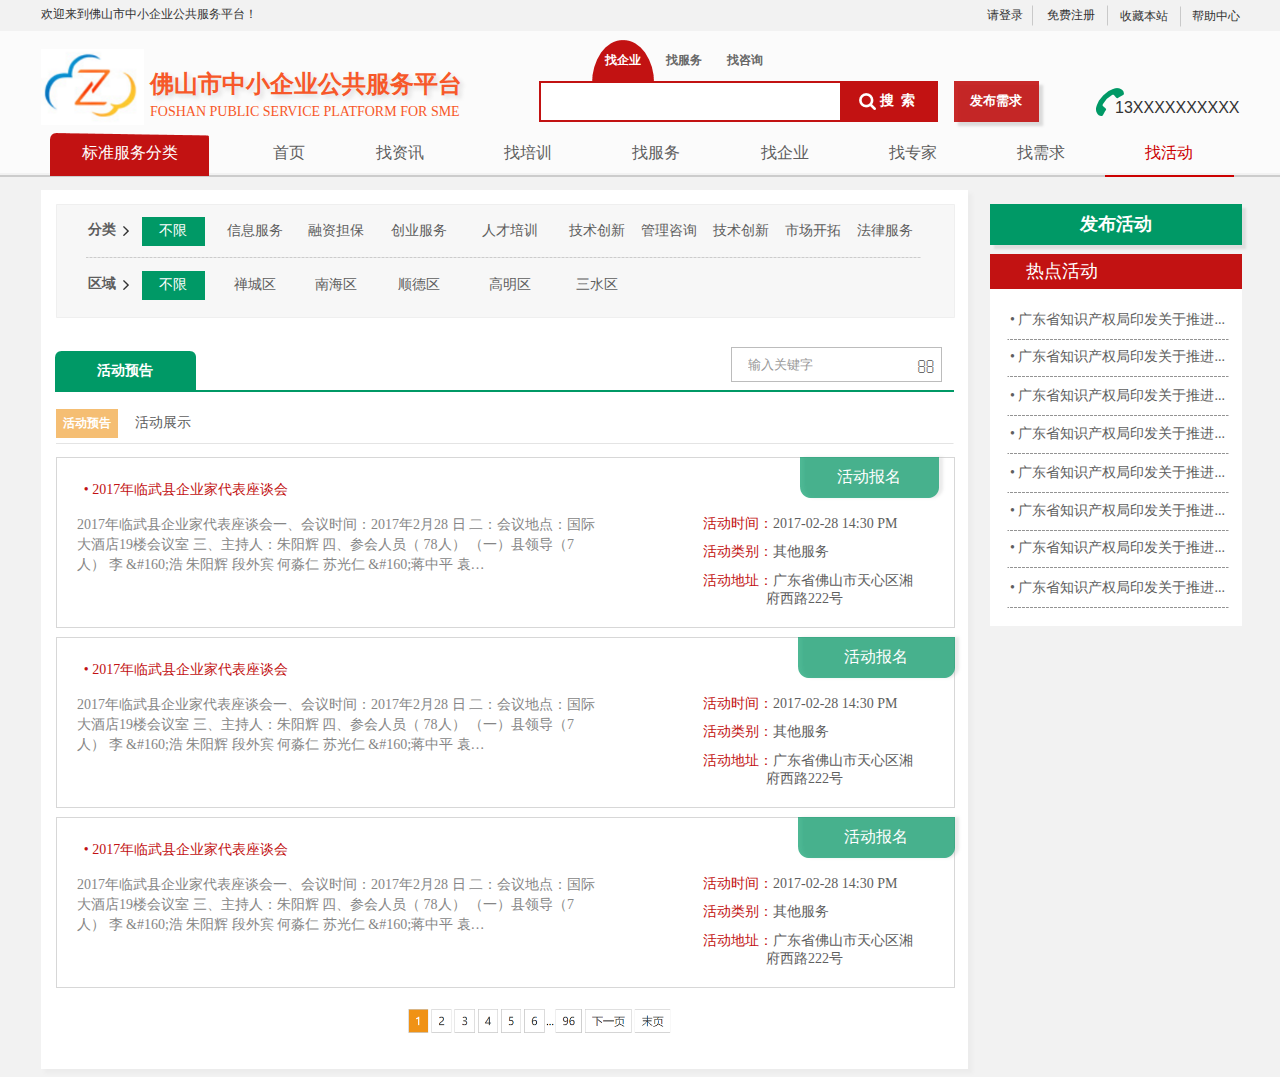
<file: axure-rp/找活动.html>
﻿<!DOCTYPE html>
<html>
  <head>
    <title>找活动</title>
    <meta http-equiv="X-UA-Compatible" content="IE=edge"/>
    <meta http-equiv="content-type" content="text/html; charset=utf-8"/>
    <meta name="apple-mobile-web-app-capable" content="yes"/>
    <link href="resources/css/jquery-ui-themes.css" type="text/css" rel="stylesheet"/>
    <link href="resources/css/axure_rp_page.css" type="text/css" rel="stylesheet"/>
    <link href="data/styles.css" type="text/css" rel="stylesheet"/>
    <link href="files/找活动/styles.css" type="text/css" rel="stylesheet"/>
    <script src="resources/scripts/jquery-1.7.1.min.js"></script>
    <script src="resources/scripts/jquery-ui-1.8.10.custom.min.js"></script>
    <script src="resources/scripts/axure/axQuery.js"></script>
    <script src="resources/scripts/axure/globals.js"></script>
    <script src="resources/scripts/axutils.js"></script>
    <script src="resources/scripts/axure/annotation.js"></script>
    <script src="resources/scripts/axure/axQuery.std.js"></script>
    <script src="resources/scripts/axure/doc.js"></script>
    <script src="data/document.js"></script>
    <script src="resources/scripts/messagecenter.js"></script>
    <script src="resources/scripts/axure/events.js"></script>
    <script src="resources/scripts/axure/recording.js"></script>
    <script src="resources/scripts/axure/action.js"></script>
    <script src="resources/scripts/axure/expr.js"></script>
    <script src="resources/scripts/axure/geometry.js"></script>
    <script src="resources/scripts/axure/flyout.js"></script>
    <script src="resources/scripts/axure/ie.js"></script>
    <script src="resources/scripts/axure/model.js"></script>
    <script src="resources/scripts/axure/repeater.js"></script>
    <script src="resources/scripts/axure/sto.js"></script>
    <script src="resources/scripts/axure/utils.temp.js"></script>
    <script src="resources/scripts/axure/variables.js"></script>
    <script src="resources/scripts/axure/drag.js"></script>
    <script src="resources/scripts/axure/move.js"></script>
    <script src="resources/scripts/axure/visibility.js"></script>
    <script src="resources/scripts/axure/style.js"></script>
    <script src="resources/scripts/axure/adaptive.js"></script>
    <script src="resources/scripts/axure/tree.js"></script>
    <script src="resources/scripts/axure/init.temp.js"></script>
    <script src="files/找活动/data.js"></script>
    <script src="resources/scripts/axure/legacy.js"></script>
    <script src="resources/scripts/axure/viewer.js"></script>
    <script src="resources/scripts/axure/math.js"></script>
    <script type="text/javascript">
      $axure.utils.getTransparentGifPath = function() { return 'resources/images/transparent.gif'; };
      $axure.utils.getOtherPath = function() { return 'resources/Other.html'; };
      $axure.utils.getReloadPath = function() { return 'resources/reload.html'; };
    </script>
  </head>
  <body>
    <div id="base" class="">

      <!-- Unnamed (矩形) -->
      <div id="u2193" class="ax_default box_1">
        <img id="u2193_img" class="img " src="images/找服务/u906.png"/>
        <!-- Unnamed () -->
        <div id="u2194" class="text" style="display: none; visibility: hidden">
          <p><span></span></p>
        </div>
      </div>

      <!-- Unnamed (矩形) -->
      <div id="u2195" class="ax_default box_2">
        <img id="u2195_img" class="img " src="images/找服务/u908.png"/>
        <!-- Unnamed () -->
        <div id="u2196" class="text" style="display: none; visibility: hidden">
          <p><span></span></p>
        </div>
      </div>

      <!-- Unnamed (动态面板) -->
      <div id="u2197" class="ax_default">
        <div id="u2197_state0" class="panel_state" data-label="State1">
          <div id="u2197_state0_content" class="panel_state_content">
          </div>
        </div>
      </div>

      <!-- Unnamed (动态面板) -->
      <div id="u2198" class="ax_default">
        <div id="u2198_state0" class="panel_state" data-label="nav-bg">
          <div id="u2198_state0_content" class="panel_state_content">
          </div>
        </div>
      </div>

      <!-- Unnamed (top-bg) -->

      <!-- Unnamed (动态面板) -->
      <div id="u2200" class="ax_default">
        <div id="u2200_state0" class="panel_state" data-label="top">
          <div id="u2200_state0_content" class="panel_state_content">
          </div>
        </div>
      </div>

      <!-- Unnamed (top-left) -->

      <!-- Unnamed (矩形) -->
      <div id="u2202" class="ax_default label">
        <img id="u2202_img" class="img " src="images/首页/u32.png"/>
        <!-- Unnamed () -->
        <div id="u2203" class="text" style="visibility: visible;">
          <p><span>欢迎来到佛山市中小企业公共服务平台！</span></p>
        </div>
      </div>

      <!-- Unnamed (top-right) -->

      <!-- Unnamed (矩形) -->
      <div id="u2205" class="ax_default label">
        <img id="u2205_img" class="img " src="images/首页/u35.png"/>
        <!-- Unnamed () -->
        <div id="u2206" class="text" style="visibility: visible;">
          <p><span>请登录</span></p>
        </div>
      </div>

      <!-- Unnamed (矩形) -->
      <div id="u2207" class="ax_default label">
        <img id="u2207_img" class="img " src="images/首页/u37.png"/>
        <!-- Unnamed () -->
        <div id="u2208" class="text" style="visibility: visible;">
          <p><span>免费注册</span></p>
        </div>
      </div>

      <!-- Unnamed (矩形) -->
      <div id="u2209" class="ax_default label">
        <img id="u2209_img" class="img " src="images/首页/u37.png"/>
        <!-- Unnamed () -->
        <div id="u2210" class="text" style="visibility: visible;">
          <p><span>收藏本站</span></p>
        </div>
      </div>

      <!-- Unnamed (矩形) -->
      <div id="u2211" class="ax_default label">
        <img id="u2211_img" class="img " src="images/首页/u41.png"/>
        <!-- Unnamed () -->
        <div id="u2212" class="text" style="visibility: visible;">
          <p><span>帮助中心</span></p>
        </div>
      </div>

      <!-- Unnamed (搜索) -->

      <!-- Unnamed (组合) -->
      <div id="u2214" class="ax_default">

        <!-- Unnamed (占位符) -->
        <div id="u2215" class="ax_default placeholder ax_default_hidden" style="display: none; visibility: hidden">
          <img id="u2215_img" class="img " src="images/首页/u46.png"/>
          <!-- Unnamed () -->
          <div id="u2216" class="text" style="visibility: visible;">
            <p><span>LOGO</span></p>
          </div>
        </div>

        <!-- Unnamed (矩形) -->
        <div id="u2217" class="ax_default button">
          <img id="u2217_img" class="img " src="images/首页/u48.png"/>
          <!-- Unnamed () -->
          <div id="u2218" class="text" style="visibility: visible;">
            <p><span>&nbsp;&nbsp; &nbsp; 搜&nbsp; 索</span></p>
          </div>
        </div>

        <!-- Unnamed (矩形) -->
        <div id="u2219" class="ax_default box_1">
          <img id="u2219_img" class="img " src="images/首页/u50.png"/>
          <!-- Unnamed () -->
          <div id="u2220" class="text" style="display: none; visibility: hidden">
            <p><span></span></p>
          </div>
        </div>

        <!-- Unnamed (文本框) -->
        <div id="u2221" class="ax_default text_field">
          <input id="u2221_input" type="text" value=""/>
        </div>

        <!-- Unnamed (形状) -->
        <div id="u2222" class="ax_default icon">
          <img id="u2222_img" class="img " src="images/首页/u53.png"/>
          <!-- Unnamed () -->
          <div id="u2223" class="text" style="display: none; visibility: hidden">
            <p><span></span></p>
          </div>
        </div>

        <!-- Unnamed (半圆形) -->
        <div id="u2224" class="ax_default label">
          <img id="u2224_img" class="img " src="images/首页/u55.png"/>
          <!-- Unnamed () -->
          <div id="u2225" class="text" style="visibility: visible;">
            <p><span>找企业</span></p>
          </div>
        </div>

        <!-- Unnamed (半圆形) -->
        <div id="u2226" class="ax_default label">
          <img id="u2226_img" class="img " src="images/首页/u57.png"/>
          <!-- Unnamed () -->
          <div id="u2227" class="text" style="visibility: visible;">
            <p><span>找服务</span></p>
          </div>
        </div>

        <!-- Unnamed (半圆形) -->
        <div id="u2228" class="ax_default label">
          <img id="u2228_img" class="img " src="images/首页/u57.png"/>
          <!-- Unnamed () -->
          <div id="u2229" class="text" style="visibility: visible;">
            <p><span>找咨询</span></p>
          </div>
        </div>

        <!-- Unnamed (矩形) -->
        <div id="u2230" class="ax_default button">
          <img id="u2230_img" class="img " src="images/首页/u61.png"/>
          <!-- Unnamed () -->
          <div id="u2231" class="text" style="visibility: visible;">
            <p><span>发布需求</span></p>
          </div>
        </div>

        <!-- Unnamed (形状) -->
        <div id="u2232" class="ax_default icon">
          <img id="u2232_img" class="img " src="images/首页/u63.png"/>
          <!-- Unnamed () -->
          <div id="u2233" class="text" style="display: none; visibility: hidden">
            <p><span></span></p>
          </div>
        </div>

        <!-- Unnamed (矩形) -->
        <div id="u2234" class="ax_default label">
          <img id="u2234_img" class="img " src="images/首页/u65.png"/>
          <!-- Unnamed () -->
          <div id="u2235" class="text" style="visibility: visible;">
            <p><span>13XXXXXXXXXX</span></p>
          </div>
        </div>

        <!-- Unnamed (logo) -->

        <!-- Unnamed (组合) -->
        <div id="u2237" class="ax_default">

          <!-- Unnamed (矩形) -->
          <div id="u2238" class="ax_default _二级标题">
            <img id="u2238_img" class="img " src="images/首页/u69.png"/>
            <!-- Unnamed () -->
            <div id="u2239" class="text" style="visibility: visible;">
              <p><span>佛山市中小企业公共服务平台</span></p>
            </div>
          </div>

          <!-- Unnamed (矩形) -->
          <div id="u2240" class="ax_default label">
            <img id="u2240_img" class="img " src="images/首页/u71.png"/>
            <!-- Unnamed () -->
            <div id="u2241" class="text" style="visibility: visible;">
              <p><span>FOSHAN PUBLIC SERVICE PLATFORM FOR SME</span></p>
            </div>
          </div>

          <!-- Unnamed (图片) -->
          <div id="u2242" class="ax_default _图片">
            <img id="u2242_img" class="img " src="images/首页/u73.png"/>
            <!-- Unnamed () -->
            <div id="u2243" class="text" style="display: none; visibility: hidden">
              <p><span></span></p>
            </div>
          </div>
        </div>
      </div>

      <!-- Unnamed (nav) -->

      <!-- Unnamed (组合) -->
      <div id="u2245" class="ax_default">

        <!-- 找资讯 (矩形) -->
        <div id="u2246" class="ax_default label selected" data-label="找资讯">
          <img id="u2246_img" class="img " src="images/首页/找资讯_u77_selected.png"/>
          <!-- Unnamed () -->
          <div id="u2247" class="text" style="visibility: visible;">
            <p><span>找资讯</span></p>
          </div>
        </div>

        <!-- 找培训 (矩形) -->
        <div id="u2248" class="ax_default label" data-label="找培训">
          <img id="u2248_img" class="img " src="images/首页/找资讯_u77.png"/>
          <!-- Unnamed () -->
          <div id="u2249" class="text" style="visibility: visible;">
            <p><span>找培训</span></p>
          </div>
        </div>

        <!-- 找服务 (矩形) -->
        <div id="u2250" class="ax_default label" data-label="找服务">
          <img id="u2250_img" class="img " src="images/首页/找资讯_u77.png"/>
          <!-- Unnamed () -->
          <div id="u2251" class="text" style="visibility: visible;">
            <p><span>找服务</span></p>
          </div>
        </div>

        <!-- 找企业 (矩形) -->
        <div id="u2252" class="ax_default label" data-label="找企业">
          <img id="u2252_img" class="img " src="images/首页/找资讯_u77.png"/>
          <!-- Unnamed () -->
          <div id="u2253" class="text" style="visibility: visible;">
            <p><span>找企业</span></p>
          </div>
        </div>

        <!-- 找专家 (矩形) -->
        <div id="u2254" class="ax_default label" data-label="找专家">
          <img id="u2254_img" class="img " src="images/首页/找资讯_u77.png"/>
          <!-- Unnamed () -->
          <div id="u2255" class="text" style="visibility: visible;">
            <p><span>找专家</span></p>
          </div>
        </div>

        <!-- 首页 (矩形) -->
        <div id="u2256" class="ax_default label" data-label="首页">
          <img id="u2256_img" class="img " src="images/首页/首页_u87.png"/>
          <!-- Unnamed () -->
          <div id="u2257" class="text" style="visibility: visible;">
            <p><span>首页</span></p>
          </div>
        </div>

        <!-- 找需求 (矩形) -->
        <div id="u2258" class="ax_default label" data-label="找需求">
          <img id="u2258_img" class="img " src="images/首页/找资讯_u77.png"/>
          <!-- Unnamed () -->
          <div id="u2259" class="text" style="visibility: visible;">
            <p><span>找需求</span></p>
          </div>
        </div>

        <!-- Unnamed (形状) -->
        <div id="u2260" class="ax_default label">
          <img id="u2260_img" class="img " src="images/首页/u91.png"/>
          <!-- Unnamed () -->
          <div id="u2261" class="text" style="visibility: visible;">
            <p><span>标准服务分类</span></p>
          </div>
        </div>

        <!-- 找活动 (矩形) -->
        <div id="u2262" class="ax_default label" data-label="找活动">
          <img id="u2262_img" class="img " src="images/首页/找资讯_u77.png"/>
          <!-- Unnamed () -->
          <div id="u2263" class="text" style="visibility: visible;">
            <p><span>找活动</span></p>
          </div>
        </div>
      </div>

      <!-- Unnamed (矩形) -->
      <div id="u2264" class="ax_default label">
        <img id="u2264_img" class="img " src="images/找服务/u981.png"/>
        <!-- Unnamed () -->
        <div id="u2265" class="text" style="visibility: visible;">
          <p><span>分类</span></p>
        </div>
      </div>

      <!-- Unnamed (形状) -->
      <div id="u2266" class="ax_default icon">
        <img id="u2266_img" class="img " src="images/找服务/u983.png"/>
        <!-- Unnamed () -->
        <div id="u2267" class="text" style="display: none; visibility: hidden">
          <p><span></span></p>
        </div>
      </div>

      <!-- Unnamed (半圆形) -->
      <div id="u2268" class="ax_default label">
        <img id="u2268_img" class="img " src="images/首页/u111.png"/>
        <!-- Unnamed () -->
        <div id="u2269" class="text" style="visibility: visible;">
          <p><span>信息服务</span></p>
        </div>
      </div>

      <!-- Unnamed (半圆形) -->
      <div id="u2270" class="ax_default label">
        <img id="u2270_img" class="img " src="images/首页/u111.png"/>
        <!-- Unnamed () -->
        <div id="u2271" class="text" style="visibility: visible;">
          <p><span>融资担保</span></p>
        </div>
      </div>

      <!-- Unnamed (半圆形) -->
      <div id="u2272" class="ax_default label">
        <img id="u2272_img" class="img " src="images/首页/u111.png"/>
        <!-- Unnamed () -->
        <div id="u2273" class="text" style="visibility: visible;">
          <p><span>创业服务</span></p>
        </div>
      </div>

      <!-- Unnamed (半圆形) -->
      <div id="u2274" class="ax_default label">
        <img id="u2274_img" class="img " src="images/首页/u111.png"/>
        <!-- Unnamed () -->
        <div id="u2275" class="text" style="visibility: visible;">
          <p><span>人才培训</span></p>
        </div>
      </div>

      <!-- Unnamed (半圆形) -->
      <div id="u2276" class="ax_default label">
        <img id="u2276_img" class="img " src="images/首页/u111.png"/>
        <!-- Unnamed () -->
        <div id="u2277" class="text" style="visibility: visible;">
          <p><span>技术创新</span></p>
        </div>
      </div>

      <!-- Unnamed (矩形) -->
      <div id="u2278" class="ax_default label">
        <img id="u2278_img" class="img " src="images/找服务/u981.png"/>
        <!-- Unnamed () -->
        <div id="u2279" class="text" style="visibility: visible;">
          <p><span>区域</span></p>
        </div>
      </div>

      <!-- Unnamed (形状) -->
      <div id="u2280" class="ax_default icon">
        <img id="u2280_img" class="img " src="images/找服务/u983.png"/>
        <!-- Unnamed () -->
        <div id="u2281" class="text" style="display: none; visibility: hidden">
          <p><span></span></p>
        </div>
      </div>

      <!-- Unnamed (半圆形) -->
      <div id="u2282" class="ax_default label">
        <img id="u2282_img" class="img " src="images/首页/u111.png"/>
        <!-- Unnamed () -->
        <div id="u2283" class="text" style="visibility: visible;">
          <p><span>禅城区</span></p>
        </div>
      </div>

      <!-- Unnamed (半圆形) -->
      <div id="u2284" class="ax_default label">
        <img id="u2284_img" class="img " src="images/首页/u111.png"/>
        <!-- Unnamed () -->
        <div id="u2285" class="text" style="visibility: visible;">
          <p><span>南海区</span></p>
        </div>
      </div>

      <!-- Unnamed (半圆形) -->
      <div id="u2286" class="ax_default label">
        <img id="u2286_img" class="img " src="images/首页/u111.png"/>
        <!-- Unnamed () -->
        <div id="u2287" class="text" style="visibility: visible;">
          <p><span>顺德区</span></p>
        </div>
      </div>

      <!-- Unnamed (半圆形) -->
      <div id="u2288" class="ax_default label">
        <img id="u2288_img" class="img " src="images/首页/u111.png"/>
        <!-- Unnamed () -->
        <div id="u2289" class="text" style="visibility: visible;">
          <p><span>高明区</span></p>
        </div>
      </div>

      <!-- Unnamed (半圆形) -->
      <div id="u2290" class="ax_default label">
        <img id="u2290_img" class="img " src="images/首页/u111.png"/>
        <!-- Unnamed () -->
        <div id="u2291" class="text" style="visibility: visible;">
          <p><span>三水区</span></p>
        </div>
      </div>

      <!-- Unnamed (矩形) -->
      <div id="u2292" class="ax_default label">
        <img id="u2292_img" class="img " src="images/找服务/u1009.png"/>
        <!-- Unnamed () -->
        <div id="u2293" class="text" style="visibility: visible;">
          <p><span>不限</span></p>
        </div>
      </div>

      <!-- Unnamed (矩形) -->
      <div id="u2294" class="ax_default label">
        <img id="u2294_img" class="img " src="images/找服务/u1009.png"/>
        <!-- Unnamed () -->
        <div id="u2295" class="text" style="visibility: visible;">
          <p><span>不限</span></p>
        </div>
      </div>

      <!-- Unnamed (水平线) -->
      <div id="u2296" class="ax_default line">
        <img id="u2296_img" class="img " src="images/找服务/u1049.png"/>
        <!-- Unnamed () -->
        <div id="u2297" class="text" style="display: none; visibility: hidden">
          <p><span></span></p>
        </div>
      </div>

      <!-- 活动title (矩形) -->
      <div id="u2298" class="ax_default primary_button" data-label="活动title">
        <img id="u2298_img" class="img " src="images/找服务/u1051.png"/>
        <!-- Unnamed () -->
        <div id="u2299" class="text" style="visibility: visible;">
          <p><span>活动预告</span></p>
        </div>
      </div>

      <!-- Unnamed (水平线) -->
      <div id="u2300" class="ax_default line">
        <img id="u2300_img" class="img " src="images/找服务/u1053.png"/>
        <!-- Unnamed () -->
        <div id="u2301" class="text" style="display: none; visibility: hidden">
          <p><span></span></p>
        </div>
      </div>

      <!-- Unnamed (矩形) -->
      <div id="u2302" class="ax_default box_1">
        <img id="u2302_img" class="img " src="images/找服务/u1055.png"/>
        <!-- Unnamed () -->
        <div id="u2303" class="text" style="display: none; visibility: hidden">
          <p><span></span></p>
        </div>
      </div>

      <!-- Unnamed (矩形) -->
      <div id="u2304" class="ax_default fontawesome">
        <img id="u2304_img" class="img " src="images/找服务/u1057.png"/>
        <!-- Unnamed () -->
        <div id="u2305" class="text" style="visibility: visible;">
          <p><span></span></p>
        </div>
      </div>

      <!-- Unnamed (文本框) -->
      <div id="u2306" class="ax_default text_field">
        <input id="u2306_input" type="text" value=""/>
      </div>

      <!-- Unnamed (半圆形) -->
      <div id="u2307" class="ax_default label">
        <img id="u2307_img" class="img " src="images/首页/u111.png"/>
        <!-- Unnamed () -->
        <div id="u2308" class="text" style="visibility: visible;">
          <p><span>管理咨询</span></p>
        </div>
      </div>

      <!-- Unnamed (半圆形) -->
      <div id="u2309" class="ax_default label">
        <img id="u2309_img" class="img " src="images/首页/u111.png"/>
        <!-- Unnamed () -->
        <div id="u2310" class="text" style="visibility: visible;">
          <p><span>技术创新</span></p>
        </div>
      </div>

      <!-- Unnamed (半圆形) -->
      <div id="u2311" class="ax_default label">
        <img id="u2311_img" class="img " src="images/首页/u111.png"/>
        <!-- Unnamed () -->
        <div id="u2312" class="text" style="visibility: visible;">
          <p><span>市场开拓</span></p>
        </div>
      </div>

      <!-- Unnamed (半圆形) -->
      <div id="u2313" class="ax_default label">
        <img id="u2313_img" class="img " src="images/首页/u111.png"/>
        <!-- Unnamed () -->
        <div id="u2314" class="text" style="visibility: visible;">
          <p><span>法律服务</span></p>
        </div>
      </div>

      <!-- Unnamed (矩形) -->
      <div id="u2315" class="ax_default box_2">
        <img id="u2315_img" class="img " src="images/找专家/u2003.png"/>
        <!-- Unnamed () -->
        <div id="u2316" class="text" style="display: none; visibility: hidden">
          <p><span></span></p>
        </div>
      </div>

      <!-- Unnamed (矩形) -->
      <div id="u2317" class="ax_default _三级标题">
        <img id="u2317_img" class="img " src="images/找专家/u2104.png"/>
        <!-- Unnamed () -->
        <div id="u2318" class="text" style="visibility: visible;">
          <p><span>&nbsp;&nbsp; &nbsp; &nbsp;&nbsp; 热点活动</span></p>
        </div>
      </div>

      <!-- Unnamed (矩形) -->
      <div id="u2319" class="ax_default fontawesome">
        <img id="u2319_img" class="img " src="images/找专家/u2175.png"/>
        <!-- Unnamed () -->
        <div id="u2320" class="text" style="visibility: visible;">
          <p><span></span></p>
        </div>
      </div>

      <!-- Unnamed (矩形) -->
      <div id="u2321" class="ax_default label">
        <img id="u2321_img" class="img " src="images/找专家/u2177.png"/>
        <!-- Unnamed () -->
        <div id="u2322" class="text" style="visibility: visible;">
          <p><span>&#149; 广东省知识产权局印发关于推进...</span></p>
        </div>
      </div>

      <!-- Unnamed (矩形) -->
      <div id="u2323" class="ax_default label">
        <img id="u2323_img" class="img " src="images/找专家/u2177.png"/>
        <!-- Unnamed () -->
        <div id="u2324" class="text" style="visibility: visible;">
          <p><span>&#149; 广东省知识产权局印发关于推进...</span></p>
        </div>
      </div>

      <!-- Unnamed (矩形) -->
      <div id="u2325" class="ax_default label">
        <img id="u2325_img" class="img " src="images/找专家/u2177.png"/>
        <!-- Unnamed () -->
        <div id="u2326" class="text" style="visibility: visible;">
          <p><span>&#149; 广东省知识产权局印发关于推进...</span></p>
        </div>
      </div>

      <!-- Unnamed (矩形) -->
      <div id="u2327" class="ax_default label">
        <img id="u2327_img" class="img " src="images/找专家/u2177.png"/>
        <!-- Unnamed () -->
        <div id="u2328" class="text" style="visibility: visible;">
          <p><span>&#149; 广东省知识产权局印发关于推进...</span></p>
        </div>
      </div>

      <!-- Unnamed (矩形) -->
      <div id="u2329" class="ax_default label">
        <img id="u2329_img" class="img " src="images/找专家/u2177.png"/>
        <!-- Unnamed () -->
        <div id="u2330" class="text" style="visibility: visible;">
          <p><span>&#149; 广东省知识产权局印发关于推进...</span></p>
        </div>
      </div>

      <!-- Unnamed (矩形) -->
      <div id="u2331" class="ax_default label">
        <img id="u2331_img" class="img " src="images/找专家/u2177.png"/>
        <!-- Unnamed () -->
        <div id="u2332" class="text" style="visibility: visible;">
          <p><span>&#149; 广东省知识产权局印发关于推进...</span></p>
        </div>
      </div>

      <!-- Unnamed (矩形) -->
      <div id="u2333" class="ax_default label">
        <img id="u2333_img" class="img " src="images/找专家/u2177.png"/>
        <!-- Unnamed () -->
        <div id="u2334" class="text" style="visibility: visible;">
          <p><span>&#149; 广东省知识产权局印发关于推进...</span></p>
        </div>
      </div>

      <!-- Unnamed (矩形) -->
      <div id="u2335" class="ax_default label">
        <img id="u2335_img" class="img " src="images/找专家/u2177.png"/>
        <!-- Unnamed () -->
        <div id="u2336" class="text" style="visibility: visible;">
          <p><span>&#149; 广东省知识产权局印发关于推进...</span></p>
        </div>
      </div>

      <!-- Unnamed (矩形) -->
      <div id="u2337" class="ax_default primary_button">
        <img id="u2337_img" class="img " src="images/找活动/u2337.png"/>
        <!-- Unnamed () -->
        <div id="u2338" class="text" style="visibility: visible;">
          <p><span>发布活动</span></p>
        </div>
      </div>

      <!-- Unnamed (动态面板) -->
      <div id="u2339" class="ax_default">
        <div id="u2339_state0" class="panel_state" data-label="活动预告">
          <div id="u2339_state0_content" class="panel_state_content">

            <!-- Unnamed (矩形) -->
            <div id="u2340" class="ax_default box_1">
              <img id="u2340_img" class="img " src="images/找服务/u1060.png"/>
              <!-- Unnamed () -->
              <div id="u2341" class="text" style="display: none; visibility: hidden">
                <p><span></span></p>
              </div>
            </div>

            <!-- Unnamed (矩形) -->
            <div id="u2342" class="ax_default button">
              <img id="u2342_img" class="img " src="images/找活动/u2342.png"/>
              <!-- Unnamed () -->
              <div id="u2343" class="text" style="visibility: visible;">
                <p><span>活动预告</span></p>
              </div>
            </div>

            <!-- Unnamed (图片) -->
            <div id="u2344" class="ax_default _图片">
              <img id="u2344_img" class="img " src="images/找服务/u1124.png"/>
              <!-- Unnamed () -->
              <div id="u2345" class="text" style="display: none; visibility: hidden">
                <p><span></span></p>
              </div>
            </div>

            <!-- Unnamed (矩形) -->
            <div id="u2346" class="ax_default primary_button">
              <img id="u2346_img" class="img " src="images/找活动/u2346.png"/>
              <!-- Unnamed () -->
              <div id="u2347" class="text" style="visibility: visible;">
                <p><span>活动展示</span></p>
              </div>
            </div>

            <!-- Unnamed (矩形) -->
            <div id="u2348" class="ax_default box_1">
              <img id="u2348_img" class="img " src="images/找活动/u2348.png"/>
              <!-- Unnamed () -->
              <div id="u2349" class="text" style="display: none; visibility: hidden">
                <p><span></span></p>
              </div>
            </div>

            <!-- Unnamed (半圆形) -->
            <div id="u2350" class="ax_default label">
              <img id="u2350_img" class="img " src="images/找活动/u2350.png"/>
              <!-- Unnamed () -->
              <div id="u2351" class="text" style="visibility: visible;">
                <p><span>&#149; 2017年临武县企业家代表座谈会</span></p>
              </div>
            </div>

            <!-- Unnamed (半圆形) -->
            <div id="u2352" class="ax_default label">
              <img id="u2352_img" class="img " src="images/找活动/u2352.png"/>
              <!-- Unnamed () -->
              <div id="u2353" class="text" style="visibility: visible;">
                <p><span>2017年临武县企业家代表座谈会一、会议时间：2017年2月28 日 二：会议地点：国际大酒店19楼会议室 三、主持人：朱阳辉 四、参会人员（ 78人） （一）县领导（7人） 李 &amp;#160;浩 朱阳辉 段外宾 何淼仁 苏光仁 &amp;#160;蒋中平 袁…</span></p>
              </div>
            </div>

            <!-- Unnamed (半圆形) -->
            <div id="u2354" class="ax_default label">
              <img id="u2354_img" class="img " src="images/找活动/u2354.png"/>
              <!-- Unnamed () -->
              <div id="u2355" class="text" style="visibility: visible;">
                <p><span style="color:#C21212;">活动时间：</span><span style="color:#5E5E5E;">2017-02-28 14:30 PM</span></p>
              </div>
            </div>

            <!-- Unnamed (半圆形) -->
            <div id="u2356" class="ax_default label">
              <img id="u2356_img" class="img " src="images/找活动/u2354.png"/>
              <!-- Unnamed () -->
              <div id="u2357" class="text" style="visibility: visible;">
                <p><span style="color:#C21212;">活动类别：</span><span style="color:#5E5E5E;">其他服务</span></p>
              </div>
            </div>

            <!-- Unnamed (半圆形) -->
            <div id="u2358" class="ax_default label">
              <img id="u2358_img" class="img " src="images/找活动/u2358.png"/>
              <!-- Unnamed () -->
              <div id="u2359" class="text" style="visibility: visible;">
                <p><span style="color:#C21212;">活动地址：</span><span style="color:#5E5E5E;">广东省佛山市天心区湘&nbsp; </span></p><p><span style="color:#5E5E5E;">&nbsp;&nbsp; &nbsp; &nbsp; &nbsp; &nbsp; &nbsp; &nbsp; &nbsp;&nbsp; 府西路222号</span></p>
              </div>
            </div>

            <!-- Unnamed (矩形) -->
            <div id="u2360" class="ax_default primary_button">
              <img id="u2360_img" class="img " src="images/找活动/u2360.png"/>
              <!-- Unnamed () -->
              <div id="u2361" class="text" style="visibility: visible;">
                <p><span>活动报名</span></p>
              </div>
            </div>

            <!-- Unnamed (矩形) -->
            <div id="u2362" class="ax_default box_1">
              <img id="u2362_img" class="img " src="images/找活动/u2348.png"/>
              <!-- Unnamed () -->
              <div id="u2363" class="text" style="display: none; visibility: hidden">
                <p><span></span></p>
              </div>
            </div>

            <!-- Unnamed (半圆形) -->
            <div id="u2364" class="ax_default label">
              <img id="u2364_img" class="img " src="images/找活动/u2350.png"/>
              <!-- Unnamed () -->
              <div id="u2365" class="text" style="visibility: visible;">
                <p><span>&#149; 2017年临武县企业家代表座谈会</span></p>
              </div>
            </div>

            <!-- Unnamed (半圆形) -->
            <div id="u2366" class="ax_default label">
              <img id="u2366_img" class="img " src="images/找活动/u2352.png"/>
              <!-- Unnamed () -->
              <div id="u2367" class="text" style="visibility: visible;">
                <p><span>2017年临武县企业家代表座谈会一、会议时间：2017年2月28 日 二：会议地点：国际大酒店19楼会议室 三、主持人：朱阳辉 四、参会人员（ 78人） （一）县领导（7人） 李 &amp;#160;浩 朱阳辉 段外宾 何淼仁 苏光仁 &amp;#160;蒋中平 袁…</span></p>
              </div>
            </div>

            <!-- Unnamed (半圆形) -->
            <div id="u2368" class="ax_default label">
              <img id="u2368_img" class="img " src="images/找活动/u2354.png"/>
              <!-- Unnamed () -->
              <div id="u2369" class="text" style="visibility: visible;">
                <p><span style="color:#C21212;">活动时间：</span><span style="color:#5E5E5E;">2017-02-28 14:30 PM</span></p>
              </div>
            </div>

            <!-- Unnamed (半圆形) -->
            <div id="u2370" class="ax_default label">
              <img id="u2370_img" class="img " src="images/找活动/u2354.png"/>
              <!-- Unnamed () -->
              <div id="u2371" class="text" style="visibility: visible;">
                <p><span style="color:#C21212;">活动类别：</span><span style="color:#5E5E5E;">其他服务</span></p>
              </div>
            </div>

            <!-- Unnamed (半圆形) -->
            <div id="u2372" class="ax_default label">
              <img id="u2372_img" class="img " src="images/找活动/u2358.png"/>
              <!-- Unnamed () -->
              <div id="u2373" class="text" style="visibility: visible;">
                <p><span style="color:#C21212;">活动地址：</span><span style="color:#5E5E5E;">广东省佛山市天心区湘&nbsp; </span></p><p><span style="color:#5E5E5E;">&nbsp;&nbsp; &nbsp; &nbsp; &nbsp; &nbsp; &nbsp; &nbsp; &nbsp;&nbsp; 府西路222号</span></p>
              </div>
            </div>

            <!-- Unnamed (矩形) -->
            <div id="u2374" class="ax_default primary_button">
              <img id="u2374_img" class="img " src="images/找活动/u2360.png"/>
              <!-- Unnamed () -->
              <div id="u2375" class="text" style="visibility: visible;">
                <p><span>活动报名</span></p>
              </div>
            </div>

            <!-- Unnamed (矩形) -->
            <div id="u2376" class="ax_default box_1">
              <img id="u2376_img" class="img " src="images/找活动/u2348.png"/>
              <!-- Unnamed () -->
              <div id="u2377" class="text" style="display: none; visibility: hidden">
                <p><span></span></p>
              </div>
            </div>

            <!-- Unnamed (半圆形) -->
            <div id="u2378" class="ax_default label">
              <img id="u2378_img" class="img " src="images/找活动/u2350.png"/>
              <!-- Unnamed () -->
              <div id="u2379" class="text" style="visibility: visible;">
                <p><span>&#149; 2017年临武县企业家代表座谈会</span></p>
              </div>
            </div>

            <!-- Unnamed (半圆形) -->
            <div id="u2380" class="ax_default label">
              <img id="u2380_img" class="img " src="images/找活动/u2352.png"/>
              <!-- Unnamed () -->
              <div id="u2381" class="text" style="visibility: visible;">
                <p><span>2017年临武县企业家代表座谈会一、会议时间：2017年2月28 日 二：会议地点：国际大酒店19楼会议室 三、主持人：朱阳辉 四、参会人员（ 78人） （一）县领导（7人） 李 &amp;#160;浩 朱阳辉 段外宾 何淼仁 苏光仁 &amp;#160;蒋中平 袁…</span></p>
              </div>
            </div>

            <!-- Unnamed (半圆形) -->
            <div id="u2382" class="ax_default label">
              <img id="u2382_img" class="img " src="images/找活动/u2354.png"/>
              <!-- Unnamed () -->
              <div id="u2383" class="text" style="visibility: visible;">
                <p><span style="color:#C21212;">活动时间：</span><span style="color:#5E5E5E;">2017-02-28 14:30 PM</span></p>
              </div>
            </div>

            <!-- Unnamed (半圆形) -->
            <div id="u2384" class="ax_default label">
              <img id="u2384_img" class="img " src="images/找活动/u2354.png"/>
              <!-- Unnamed () -->
              <div id="u2385" class="text" style="visibility: visible;">
                <p><span style="color:#C21212;">活动类别：</span><span style="color:#5E5E5E;">其他服务</span></p>
              </div>
            </div>

            <!-- Unnamed (半圆形) -->
            <div id="u2386" class="ax_default label">
              <img id="u2386_img" class="img " src="images/找活动/u2358.png"/>
              <!-- Unnamed () -->
              <div id="u2387" class="text" style="visibility: visible;">
                <p><span style="color:#C21212;">活动地址：</span><span style="color:#5E5E5E;">广东省佛山市天心区湘&nbsp; </span></p><p><span style="color:#5E5E5E;">&nbsp;&nbsp; &nbsp; &nbsp; &nbsp; &nbsp; &nbsp; &nbsp; &nbsp;&nbsp; 府西路222号</span></p>
              </div>
            </div>

            <!-- Unnamed (矩形) -->
            <div id="u2388" class="ax_default primary_button">
              <img id="u2388_img" class="img " src="images/找活动/u2388.png"/>
              <!-- Unnamed () -->
              <div id="u2389" class="text" style="visibility: visible;">
                <p><span>活动报名</span></p>
              </div>
            </div>
          </div>
        </div>
        <div id="u2339_state1" class="panel_state" data-label="活动展示" style="display: none; visibility: hidden;">
          <div id="u2339_state1_content" class="panel_state_content">

            <!-- Unnamed (矩形) -->
            <div id="u2390" class="ax_default box_1">
              <img id="u2390_img" class="img " src="images/找服务/u1060.png"/>
              <!-- Unnamed () -->
              <div id="u2391" class="text" style="display: none; visibility: hidden">
                <p><span></span></p>
              </div>
            </div>

            <!-- Unnamed (矩形) -->
            <div id="u2392" class="ax_default button">
              <img id="u2392_img" class="img " src="images/找活动/u2346.png"/>
              <!-- Unnamed () -->
              <div id="u2393" class="text" style="visibility: visible;">
                <p><span>活动预告</span></p>
              </div>
            </div>

            <!-- Unnamed (图片) -->
            <div id="u2394" class="ax_default _图片">
              <img id="u2394_img" class="img " src="images/找服务/u1124.png"/>
              <!-- Unnamed () -->
              <div id="u2395" class="text" style="display: none; visibility: hidden">
                <p><span></span></p>
              </div>
            </div>

            <!-- Unnamed (矩形) -->
            <div id="u2396" class="ax_default primary_button">
              <img id="u2396_img" class="img " src="images/找活动/u2342.png"/>
              <!-- Unnamed () -->
              <div id="u2397" class="text" style="visibility: visible;">
                <p><span>活动展示</span></p>
              </div>
            </div>

            <!-- Unnamed (矩形) -->
            <div id="u2398" class="ax_default box_1">
              <img id="u2398_img" class="img " src="images/找活动/u2348.png"/>
              <!-- Unnamed () -->
              <div id="u2399" class="text" style="display: none; visibility: hidden">
                <p><span></span></p>
              </div>
            </div>

            <!-- Unnamed (半圆形) -->
            <div id="u2400" class="ax_default label">
              <img id="u2400_img" class="img " src="images/找活动/u2400.png"/>
              <!-- Unnamed () -->
              <div id="u2401" class="text" style="visibility: visible;">
                <p><span>2017年临武县企业家代表座谈会</span></p>
              </div>
            </div>

            <!-- Unnamed (半圆形) -->
            <div id="u2402" class="ax_default label">
              <img id="u2402_img" class="img " src="images/找活动/u2402.png"/>
              <!-- Unnamed () -->
              <div id="u2403" class="text" style="visibility: visible;">
                <p><span>2017年临武县企业家代表座谈会一、会议时间：2017年2月28 日 二：会议地点：国际大酒店19楼会议室 三、主持人：朱阳辉 四、参会人员（ 78人） （一）县领导（7人） 李 &amp;#160;浩 朱阳辉 段外宾 何淼仁 苏光仁 &amp;#160;蒋中平 袁…</span></p>
              </div>
            </div>

            <!-- Unnamed (半圆形) -->
            <div id="u2404" class="ax_default label">
              <img id="u2404_img" class="img " src="images/找活动/u2350.png"/>
              <!-- Unnamed () -->
              <div id="u2405" class="text" style="visibility: visible;">
                <p><span>活动时间：2017-02-28 14:30 PM</span></p>
              </div>
            </div>

            <!-- Unnamed (半圆形) -->
            <div id="u2406" class="ax_default label">
              <img id="u2406_img" class="img " src="images/找活动/u2350.png"/>
              <!-- Unnamed () -->
              <div id="u2407" class="text" style="visibility: visible;">
                <p><span>活动类别：其他服务</span></p>
              </div>
            </div>

            <!-- Unnamed (矩形) -->
            <div id="u2408" class="ax_default primary_button">
              <img id="u2408_img" class="img " src="images/找活动/u2408.png"/>
              <!-- Unnamed () -->
              <div id="u2409" class="text" style="visibility: visible;">
                <p><span>活动评价</span></p>
              </div>
            </div>

            <!-- Unnamed (半圆形) -->
            <div id="u2410" class="ax_default label">
              <img id="u2410_img" class="img " src="images/找专家/u2145.png"/>
              <!-- Unnamed () -->
              <div id="u2411" class="text" style="visibility: visible;">
                <p><span>活动名称： </span></p>
              </div>
            </div>

            <!-- Unnamed (半圆形) -->
            <div id="u2412" class="ax_default label">
              <img id="u2412_img" class="img " src="images/找专家/u2145.png"/>
              <!-- Unnamed () -->
              <div id="u2413" class="text" style="visibility: visible;">
                <p><span>活动内容： </span></p>
              </div>
            </div>

            <!-- Unnamed (矩形) -->
            <div id="u2414" class="ax_default box_1">
              <img id="u2414_img" class="img " src="images/找活动/u2348.png"/>
              <!-- Unnamed () -->
              <div id="u2415" class="text" style="display: none; visibility: hidden">
                <p><span></span></p>
              </div>
            </div>

            <!-- Unnamed (半圆形) -->
            <div id="u2416" class="ax_default label">
              <img id="u2416_img" class="img " src="images/找活动/u2400.png"/>
              <!-- Unnamed () -->
              <div id="u2417" class="text" style="visibility: visible;">
                <p><span>2017年临武县企业家代表座谈会</span></p>
              </div>
            </div>

            <!-- Unnamed (半圆形) -->
            <div id="u2418" class="ax_default label">
              <img id="u2418_img" class="img " src="images/找活动/u2402.png"/>
              <!-- Unnamed () -->
              <div id="u2419" class="text" style="visibility: visible;">
                <p><span>2017年临武县企业家代表座谈会一、会议时间：2017年2月28 日 二：会议地点：国际大酒店19楼会议室 三、主持人：朱阳辉 四、参会人员（ 78人） （一）县领导（7人） 李 &amp;#160;浩 朱阳辉 段外宾 何淼仁 苏光仁 &amp;#160;蒋中平 袁…</span></p>
              </div>
            </div>

            <!-- Unnamed (半圆形) -->
            <div id="u2420" class="ax_default label">
              <img id="u2420_img" class="img " src="images/找活动/u2350.png"/>
              <!-- Unnamed () -->
              <div id="u2421" class="text" style="visibility: visible;">
                <p><span>活动时间：2017-02-28 14:30 PM</span></p>
              </div>
            </div>

            <!-- Unnamed (半圆形) -->
            <div id="u2422" class="ax_default label">
              <img id="u2422_img" class="img " src="images/找活动/u2350.png"/>
              <!-- Unnamed () -->
              <div id="u2423" class="text" style="visibility: visible;">
                <p><span>活动类别：其他服务</span></p>
              </div>
            </div>

            <!-- Unnamed (矩形) -->
            <div id="u2424" class="ax_default primary_button">
              <img id="u2424_img" class="img " src="images/找活动/u2408.png"/>
              <!-- Unnamed () -->
              <div id="u2425" class="text" style="visibility: visible;">
                <p><span>活动评价</span></p>
              </div>
            </div>

            <!-- Unnamed (半圆形) -->
            <div id="u2426" class="ax_default label">
              <img id="u2426_img" class="img " src="images/找专家/u2145.png"/>
              <!-- Unnamed () -->
              <div id="u2427" class="text" style="visibility: visible;">
                <p><span>活动名称： </span></p>
              </div>
            </div>

            <!-- Unnamed (半圆形) -->
            <div id="u2428" class="ax_default label">
              <img id="u2428_img" class="img " src="images/找专家/u2145.png"/>
              <!-- Unnamed () -->
              <div id="u2429" class="text" style="visibility: visible;">
                <p><span>活动内容： </span></p>
              </div>
            </div>

            <!-- Unnamed (矩形) -->
            <div id="u2430" class="ax_default box_1">
              <img id="u2430_img" class="img " src="images/找活动/u2348.png"/>
              <!-- Unnamed () -->
              <div id="u2431" class="text" style="display: none; visibility: hidden">
                <p><span></span></p>
              </div>
            </div>

            <!-- Unnamed (半圆形) -->
            <div id="u2432" class="ax_default label">
              <img id="u2432_img" class="img " src="images/找活动/u2400.png"/>
              <!-- Unnamed () -->
              <div id="u2433" class="text" style="visibility: visible;">
                <p><span>2017年临武县企业家代表座谈会</span></p>
              </div>
            </div>

            <!-- Unnamed (半圆形) -->
            <div id="u2434" class="ax_default label">
              <img id="u2434_img" class="img " src="images/找活动/u2402.png"/>
              <!-- Unnamed () -->
              <div id="u2435" class="text" style="visibility: visible;">
                <p><span>2017年临武县企业家代表座谈会一、会议时间：2017年2月28 日 二：会议地点：国际大酒店19楼会议室 三、主持人：朱阳辉 四、参会人员（ 78人） （一）县领导（7人） 李 &amp;#160;浩 朱阳辉 段外宾 何淼仁 苏光仁 &amp;#160;蒋中平 袁…</span></p>
              </div>
            </div>

            <!-- Unnamed (半圆形) -->
            <div id="u2436" class="ax_default label">
              <img id="u2436_img" class="img " src="images/找活动/u2350.png"/>
              <!-- Unnamed () -->
              <div id="u2437" class="text" style="visibility: visible;">
                <p><span>活动时间：2017-02-28 14:30 PM</span></p>
              </div>
            </div>

            <!-- Unnamed (半圆形) -->
            <div id="u2438" class="ax_default label">
              <img id="u2438_img" class="img " src="images/找活动/u2350.png"/>
              <!-- Unnamed () -->
              <div id="u2439" class="text" style="visibility: visible;">
                <p><span>活动类别：其他服务</span></p>
              </div>
            </div>

            <!-- Unnamed (矩形) -->
            <div id="u2440" class="ax_default primary_button">
              <img id="u2440_img" class="img " src="images/找活动/u2408.png"/>
              <!-- Unnamed () -->
              <div id="u2441" class="text" style="visibility: visible;">
                <p><span>活动评价</span></p>
              </div>
            </div>

            <!-- Unnamed (半圆形) -->
            <div id="u2442" class="ax_default label">
              <img id="u2442_img" class="img " src="images/找专家/u2145.png"/>
              <!-- Unnamed () -->
              <div id="u2443" class="text" style="visibility: visible;">
                <p><span>活动名称： </span></p>
              </div>
            </div>

            <!-- Unnamed (半圆形) -->
            <div id="u2444" class="ax_default label">
              <img id="u2444_img" class="img " src="images/找专家/u2145.png"/>
              <!-- Unnamed () -->
              <div id="u2445" class="text" style="visibility: visible;">
                <p><span>活动内容： </span></p>
              </div>
            </div>
          </div>
        </div>
      </div>
    </div>
  </body>
</html>
</file>
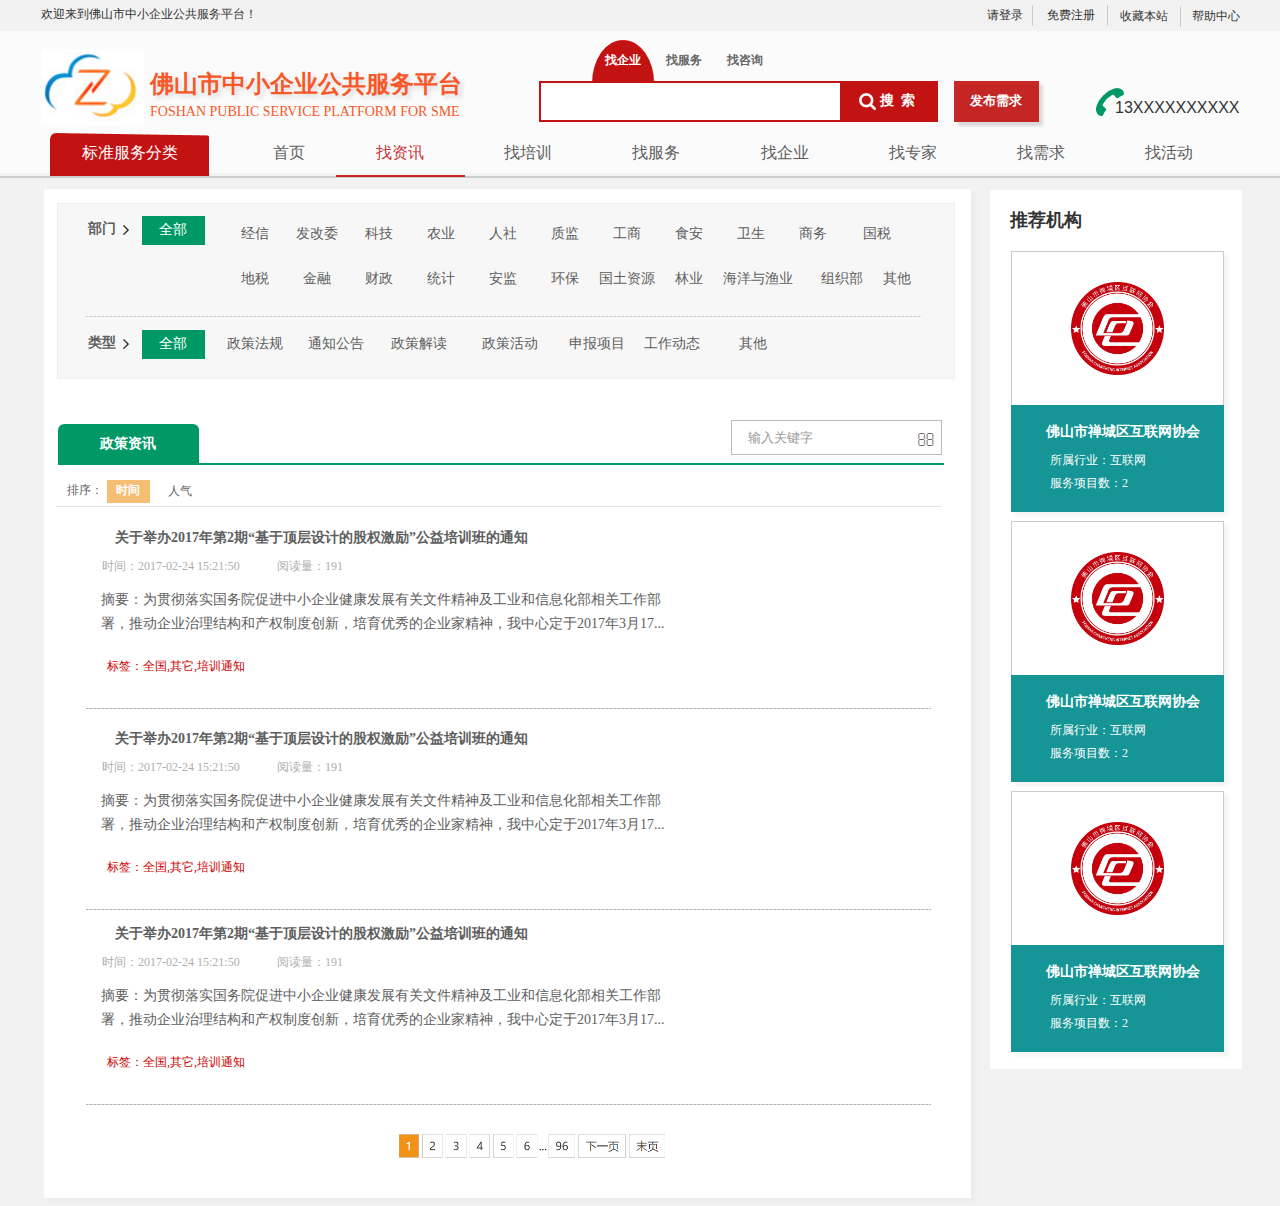
<file: axure-rp/找资讯.html>
﻿<!DOCTYPE html>
<html>
  <head>
    <title>找资讯</title>
    <meta http-equiv="X-UA-Compatible" content="IE=edge"/>
    <meta http-equiv="content-type" content="text/html; charset=utf-8"/>
    <meta name="apple-mobile-web-app-capable" content="yes"/>
    <link href="resources/css/jquery-ui-themes.css" type="text/css" rel="stylesheet"/>
    <link href="resources/css/axure_rp_page.css" type="text/css" rel="stylesheet"/>
    <link href="data/styles.css" type="text/css" rel="stylesheet"/>
    <link href="files/找资讯/styles.css" type="text/css" rel="stylesheet"/>
    <script src="resources/scripts/jquery-1.7.1.min.js"></script>
    <script src="resources/scripts/jquery-ui-1.8.10.custom.min.js"></script>
    <script src="resources/scripts/axure/axQuery.js"></script>
    <script src="resources/scripts/axure/globals.js"></script>
    <script src="resources/scripts/axutils.js"></script>
    <script src="resources/scripts/axure/annotation.js"></script>
    <script src="resources/scripts/axure/axQuery.std.js"></script>
    <script src="resources/scripts/axure/doc.js"></script>
    <script src="data/document.js"></script>
    <script src="resources/scripts/messagecenter.js"></script>
    <script src="resources/scripts/axure/events.js"></script>
    <script src="resources/scripts/axure/recording.js"></script>
    <script src="resources/scripts/axure/action.js"></script>
    <script src="resources/scripts/axure/expr.js"></script>
    <script src="resources/scripts/axure/geometry.js"></script>
    <script src="resources/scripts/axure/flyout.js"></script>
    <script src="resources/scripts/axure/ie.js"></script>
    <script src="resources/scripts/axure/model.js"></script>
    <script src="resources/scripts/axure/repeater.js"></script>
    <script src="resources/scripts/axure/sto.js"></script>
    <script src="resources/scripts/axure/utils.temp.js"></script>
    <script src="resources/scripts/axure/variables.js"></script>
    <script src="resources/scripts/axure/drag.js"></script>
    <script src="resources/scripts/axure/move.js"></script>
    <script src="resources/scripts/axure/visibility.js"></script>
    <script src="resources/scripts/axure/style.js"></script>
    <script src="resources/scripts/axure/adaptive.js"></script>
    <script src="resources/scripts/axure/tree.js"></script>
    <script src="resources/scripts/axure/init.temp.js"></script>
    <script src="files/找资讯/data.js"></script>
    <script src="resources/scripts/axure/legacy.js"></script>
    <script src="resources/scripts/axure/viewer.js"></script>
    <script src="resources/scripts/axure/math.js"></script>
    <script type="text/javascript">
      $axure.utils.getTransparentGifPath = function() { return 'resources/images/transparent.gif'; };
      $axure.utils.getOtherPath = function() { return 'resources/Other.html'; };
      $axure.utils.getReloadPath = function() { return 'resources/reload.html'; };
    </script>
  </head>
  <body>
    <div id="base" class="">

      <!-- Unnamed (矩形) -->
      <div id="u1126" class="ax_default box_1">
        <img id="u1126_img" class="img " src="images/找资讯/u1126.png"/>
        <!-- Unnamed () -->
        <div id="u1127" class="text" style="display: none; visibility: hidden">
          <p><span></span></p>
        </div>
      </div>

      <!-- Unnamed (矩形) -->
      <div id="u1128" class="ax_default box_2">
        <img id="u1128_img" class="img " src="images/找资讯/u1128.png"/>
        <!-- Unnamed () -->
        <div id="u1129" class="text" style="display: none; visibility: hidden">
          <p><span></span></p>
        </div>
      </div>

      <!-- Unnamed (矩形) -->
      <div id="u1130" class="ax_default box_2">
        <img id="u1130_img" class="img " src="images/找服务/u910.png"/>
        <!-- Unnamed () -->
        <div id="u1131" class="text" style="display: none; visibility: hidden">
          <p><span></span></p>
        </div>
      </div>

      <!-- Unnamed (矩形) -->
      <div id="u1132" class="ax_default box_1">
        <img id="u1132_img" class="img " src="images/找服务/u912.png"/>
        <!-- Unnamed () -->
        <div id="u1133" class="text" style="display: none; visibility: hidden">
          <p><span></span></p>
        </div>
      </div>

      <!-- Unnamed (动态面板) -->
      <div id="u1134" class="ax_default">
        <div id="u1134_state0" class="panel_state" data-label="State1">
          <div id="u1134_state0_content" class="panel_state_content">
          </div>
        </div>
      </div>

      <!-- Unnamed (动态面板) -->
      <div id="u1135" class="ax_default">
        <div id="u1135_state0" class="panel_state" data-label="nav-bg">
          <div id="u1135_state0_content" class="panel_state_content">
          </div>
        </div>
      </div>

      <!-- Unnamed (top-bg) -->

      <!-- Unnamed (动态面板) -->
      <div id="u1137" class="ax_default">
        <div id="u1137_state0" class="panel_state" data-label="top">
          <div id="u1137_state0_content" class="panel_state_content">
          </div>
        </div>
      </div>

      <!-- Unnamed (top-left) -->

      <!-- Unnamed (矩形) -->
      <div id="u1139" class="ax_default label">
        <img id="u1139_img" class="img " src="images/首页/u32.png"/>
        <!-- Unnamed () -->
        <div id="u1140" class="text" style="visibility: visible;">
          <p><span>欢迎来到佛山市中小企业公共服务平台！</span></p>
        </div>
      </div>

      <!-- Unnamed (top-right) -->

      <!-- Unnamed (矩形) -->
      <div id="u1142" class="ax_default label">
        <img id="u1142_img" class="img " src="images/首页/u35.png"/>
        <!-- Unnamed () -->
        <div id="u1143" class="text" style="visibility: visible;">
          <p><span>请登录</span></p>
        </div>
      </div>

      <!-- Unnamed (矩形) -->
      <div id="u1144" class="ax_default label">
        <img id="u1144_img" class="img " src="images/首页/u37.png"/>
        <!-- Unnamed () -->
        <div id="u1145" class="text" style="visibility: visible;">
          <p><span>免费注册</span></p>
        </div>
      </div>

      <!-- Unnamed (矩形) -->
      <div id="u1146" class="ax_default label">
        <img id="u1146_img" class="img " src="images/首页/u37.png"/>
        <!-- Unnamed () -->
        <div id="u1147" class="text" style="visibility: visible;">
          <p><span>收藏本站</span></p>
        </div>
      </div>

      <!-- Unnamed (矩形) -->
      <div id="u1148" class="ax_default label">
        <img id="u1148_img" class="img " src="images/首页/u41.png"/>
        <!-- Unnamed () -->
        <div id="u1149" class="text" style="visibility: visible;">
          <p><span>帮助中心</span></p>
        </div>
      </div>

      <!-- Unnamed (搜索) -->

      <!-- Unnamed (组合) -->
      <div id="u1151" class="ax_default">

        <!-- Unnamed (占位符) -->
        <div id="u1152" class="ax_default placeholder ax_default_hidden" style="display: none; visibility: hidden">
          <img id="u1152_img" class="img " src="images/首页/u46.png"/>
          <!-- Unnamed () -->
          <div id="u1153" class="text" style="visibility: visible;">
            <p><span>LOGO</span></p>
          </div>
        </div>

        <!-- Unnamed (矩形) -->
        <div id="u1154" class="ax_default button">
          <img id="u1154_img" class="img " src="images/首页/u48.png"/>
          <!-- Unnamed () -->
          <div id="u1155" class="text" style="visibility: visible;">
            <p><span>&nbsp;&nbsp; &nbsp; 搜&nbsp; 索</span></p>
          </div>
        </div>

        <!-- Unnamed (矩形) -->
        <div id="u1156" class="ax_default box_1">
          <img id="u1156_img" class="img " src="images/首页/u50.png"/>
          <!-- Unnamed () -->
          <div id="u1157" class="text" style="display: none; visibility: hidden">
            <p><span></span></p>
          </div>
        </div>

        <!-- Unnamed (文本框) -->
        <div id="u1158" class="ax_default text_field">
          <input id="u1158_input" type="text" value=""/>
        </div>

        <!-- Unnamed (形状) -->
        <div id="u1159" class="ax_default icon">
          <img id="u1159_img" class="img " src="images/首页/u53.png"/>
          <!-- Unnamed () -->
          <div id="u1160" class="text" style="display: none; visibility: hidden">
            <p><span></span></p>
          </div>
        </div>

        <!-- Unnamed (半圆形) -->
        <div id="u1161" class="ax_default label">
          <img id="u1161_img" class="img " src="images/首页/u55.png"/>
          <!-- Unnamed () -->
          <div id="u1162" class="text" style="visibility: visible;">
            <p><span>找企业</span></p>
          </div>
        </div>

        <!-- Unnamed (半圆形) -->
        <div id="u1163" class="ax_default label">
          <img id="u1163_img" class="img " src="images/首页/u57.png"/>
          <!-- Unnamed () -->
          <div id="u1164" class="text" style="visibility: visible;">
            <p><span>找服务</span></p>
          </div>
        </div>

        <!-- Unnamed (半圆形) -->
        <div id="u1165" class="ax_default label">
          <img id="u1165_img" class="img " src="images/首页/u57.png"/>
          <!-- Unnamed () -->
          <div id="u1166" class="text" style="visibility: visible;">
            <p><span>找咨询</span></p>
          </div>
        </div>

        <!-- Unnamed (矩形) -->
        <div id="u1167" class="ax_default button">
          <img id="u1167_img" class="img " src="images/首页/u61.png"/>
          <!-- Unnamed () -->
          <div id="u1168" class="text" style="visibility: visible;">
            <p><span>发布需求</span></p>
          </div>
        </div>

        <!-- Unnamed (形状) -->
        <div id="u1169" class="ax_default icon">
          <img id="u1169_img" class="img " src="images/首页/u63.png"/>
          <!-- Unnamed () -->
          <div id="u1170" class="text" style="display: none; visibility: hidden">
            <p><span></span></p>
          </div>
        </div>

        <!-- Unnamed (矩形) -->
        <div id="u1171" class="ax_default label">
          <img id="u1171_img" class="img " src="images/首页/u65.png"/>
          <!-- Unnamed () -->
          <div id="u1172" class="text" style="visibility: visible;">
            <p><span>13XXXXXXXXXX</span></p>
          </div>
        </div>

        <!-- Unnamed (logo) -->

        <!-- Unnamed (组合) -->
        <div id="u1174" class="ax_default">

          <!-- Unnamed (矩形) -->
          <div id="u1175" class="ax_default _二级标题">
            <img id="u1175_img" class="img " src="images/首页/u69.png"/>
            <!-- Unnamed () -->
            <div id="u1176" class="text" style="visibility: visible;">
              <p><span>佛山市中小企业公共服务平台</span></p>
            </div>
          </div>

          <!-- Unnamed (矩形) -->
          <div id="u1177" class="ax_default label">
            <img id="u1177_img" class="img " src="images/首页/u71.png"/>
            <!-- Unnamed () -->
            <div id="u1178" class="text" style="visibility: visible;">
              <p><span>FOSHAN PUBLIC SERVICE PLATFORM FOR SME</span></p>
            </div>
          </div>

          <!-- Unnamed (图片) -->
          <div id="u1179" class="ax_default _图片">
            <img id="u1179_img" class="img " src="images/首页/u73.png"/>
            <!-- Unnamed () -->
            <div id="u1180" class="text" style="display: none; visibility: hidden">
              <p><span></span></p>
            </div>
          </div>
        </div>
      </div>

      <!-- 资讯nav (nav) -->

      <!-- Unnamed (组合) -->
      <div id="u1182" class="ax_default">

        <!-- 找资讯 (矩形) -->
        <div id="u1183" class="ax_default label selected" data-label="找资讯">
          <img id="u1183_img" class="img " src="images/首页/找资讯_u77_selected.png"/>
          <!-- Unnamed () -->
          <div id="u1184" class="text" style="visibility: visible;">
            <p><span>找资讯</span></p>
          </div>
        </div>

        <!-- 找培训 (矩形) -->
        <div id="u1185" class="ax_default label" data-label="找培训">
          <img id="u1185_img" class="img " src="images/首页/找资讯_u77.png"/>
          <!-- Unnamed () -->
          <div id="u1186" class="text" style="visibility: visible;">
            <p><span>找培训</span></p>
          </div>
        </div>

        <!-- 找服务 (矩形) -->
        <div id="u1187" class="ax_default label" data-label="找服务">
          <img id="u1187_img" class="img " src="images/首页/找资讯_u77.png"/>
          <!-- Unnamed () -->
          <div id="u1188" class="text" style="visibility: visible;">
            <p><span>找服务</span></p>
          </div>
        </div>

        <!-- 找企业 (矩形) -->
        <div id="u1189" class="ax_default label" data-label="找企业">
          <img id="u1189_img" class="img " src="images/首页/找资讯_u77.png"/>
          <!-- Unnamed () -->
          <div id="u1190" class="text" style="visibility: visible;">
            <p><span>找企业</span></p>
          </div>
        </div>

        <!-- 找专家 (矩形) -->
        <div id="u1191" class="ax_default label" data-label="找专家">
          <img id="u1191_img" class="img " src="images/首页/找资讯_u77.png"/>
          <!-- Unnamed () -->
          <div id="u1192" class="text" style="visibility: visible;">
            <p><span>找专家</span></p>
          </div>
        </div>

        <!-- 首页 (矩形) -->
        <div id="u1193" class="ax_default label" data-label="首页">
          <img id="u1193_img" class="img " src="images/首页/首页_u87.png"/>
          <!-- Unnamed () -->
          <div id="u1194" class="text" style="visibility: visible;">
            <p><span>首页</span></p>
          </div>
        </div>

        <!-- 找需求 (矩形) -->
        <div id="u1195" class="ax_default label" data-label="找需求">
          <img id="u1195_img" class="img " src="images/首页/找资讯_u77.png"/>
          <!-- Unnamed () -->
          <div id="u1196" class="text" style="visibility: visible;">
            <p><span>找需求</span></p>
          </div>
        </div>

        <!-- Unnamed (形状) -->
        <div id="u1197" class="ax_default label">
          <img id="u1197_img" class="img " src="images/首页/u91.png"/>
          <!-- Unnamed () -->
          <div id="u1198" class="text" style="visibility: visible;">
            <p><span>标准服务分类</span></p>
          </div>
        </div>

        <!-- 找活动 (矩形) -->
        <div id="u1199" class="ax_default label" data-label="找活动">
          <img id="u1199_img" class="img " src="images/首页/找资讯_u77.png"/>
          <!-- Unnamed () -->
          <div id="u1200" class="text" style="visibility: visible;">
            <p><span>找活动</span></p>
          </div>
        </div>
      </div>

      <!-- Unnamed (矩形) -->
      <div id="u1201" class="ax_default label">
        <img id="u1201_img" class="img " src="images/找服务/u981.png"/>
        <!-- Unnamed () -->
        <div id="u1202" class="text" style="visibility: visible;">
          <p><span>部门</span></p>
        </div>
      </div>

      <!-- Unnamed (形状) -->
      <div id="u1203" class="ax_default icon">
        <img id="u1203_img" class="img " src="images/找服务/u983.png"/>
        <!-- Unnamed () -->
        <div id="u1204" class="text" style="display: none; visibility: hidden">
          <p><span></span></p>
        </div>
      </div>

      <!-- Unnamed (矩形) -->
      <div id="u1205" class="ax_default label">
        <img id="u1205_img" class="img " src="images/找服务/u981.png"/>
        <!-- Unnamed () -->
        <div id="u1206" class="text" style="visibility: visible;">
          <p><span>类型</span></p>
        </div>
      </div>

      <!-- Unnamed (形状) -->
      <div id="u1207" class="ax_default icon">
        <img id="u1207_img" class="img " src="images/找服务/u983.png"/>
        <!-- Unnamed () -->
        <div id="u1208" class="text" style="display: none; visibility: hidden">
          <p><span></span></p>
        </div>
      </div>

      <!-- Unnamed (半圆形) -->
      <div id="u1209" class="ax_default label">
        <img id="u1209_img" class="img " src="images/首页/u111.png"/>
        <!-- Unnamed () -->
        <div id="u1210" class="text" style="visibility: visible;">
          <p><span>政策法规</span></p>
        </div>
      </div>

      <!-- Unnamed (半圆形) -->
      <div id="u1211" class="ax_default label">
        <img id="u1211_img" class="img " src="images/首页/u111.png"/>
        <!-- Unnamed () -->
        <div id="u1212" class="text" style="visibility: visible;">
          <p><span>通知公告</span></p>
        </div>
      </div>

      <!-- Unnamed (半圆形) -->
      <div id="u1213" class="ax_default label">
        <img id="u1213_img" class="img " src="images/首页/u111.png"/>
        <!-- Unnamed () -->
        <div id="u1214" class="text" style="visibility: visible;">
          <p><span>政策解读</span></p>
        </div>
      </div>

      <!-- Unnamed (半圆形) -->
      <div id="u1215" class="ax_default label">
        <img id="u1215_img" class="img " src="images/首页/u111.png"/>
        <!-- Unnamed () -->
        <div id="u1216" class="text" style="visibility: visible;">
          <p><span>政策活动</span></p>
        </div>
      </div>

      <!-- Unnamed (半圆形) -->
      <div id="u1217" class="ax_default label">
        <img id="u1217_img" class="img " src="images/首页/u111.png"/>
        <!-- Unnamed () -->
        <div id="u1218" class="text" style="visibility: visible;">
          <p><span>申报项目</span></p>
        </div>
      </div>

      <!-- Unnamed (矩形) -->
      <div id="u1219" class="ax_default label">
        <img id="u1219_img" class="img " src="images/找服务/u1009.png"/>
        <!-- Unnamed () -->
        <div id="u1220" class="text" style="visibility: visible;">
          <p><span>全部</span></p>
        </div>
      </div>

      <!-- Unnamed (矩形) -->
      <div id="u1221" class="ax_default label">
        <img id="u1221_img" class="img " src="images/找服务/u1009.png"/>
        <!-- Unnamed () -->
        <div id="u1222" class="text" style="visibility: visible;">
          <p><span>全部</span></p>
        </div>
      </div>

      <!-- Unnamed (矩形) -->
      <div id="u1223" class="ax_default _三级标题">
        <img id="u1223_img" class="img " src="images/找服务/u1013.png"/>
        <!-- Unnamed () -->
        <div id="u1224" class="text" style="visibility: visible;">
          <p><span>推荐机构</span></p>
        </div>
      </div>

      <!-- Unnamed (图片) -->
      <div id="u1225" class="ax_default _图片">
        <img id="u1225_img" class="img " src="images/首页/u344.png"/>
        <!-- Unnamed () -->
        <div id="u1226" class="text" style="display: none; visibility: hidden">
          <p><span></span></p>
        </div>
      </div>

      <!-- Unnamed (矩形) -->
      <div id="u1227" class="ax_default label">
        <img id="u1227_img" class="img " src="images/找服务/u1017.png"/>
        <!-- Unnamed () -->
        <div id="u1228" class="text" style="display: none; visibility: hidden">
          <p><span></span></p>
        </div>
      </div>

      <!-- Unnamed (矩形) -->
      <div id="u1229" class="ax_default label">
        <img id="u1229_img" class="img " src="images/找服务/u1019.png"/>
        <!-- Unnamed () -->
        <div id="u1230" class="text" style="visibility: visible;">
          <p><span>佛山市禅城区互联网协会</span></p>
        </div>
      </div>

      <!-- Unnamed (矩形) -->
      <div id="u1231" class="ax_default label">
        <img id="u1231_img" class="img " src="images/找服务/u1021.png"/>
        <!-- Unnamed () -->
        <div id="u1232" class="text" style="visibility: visible;">
          <p><span>所属行业：互联网</span></p>
        </div>
      </div>

      <!-- Unnamed (矩形) -->
      <div id="u1233" class="ax_default label">
        <img id="u1233_img" class="img " src="images/找服务/u1023.png"/>
        <!-- Unnamed () -->
        <div id="u1234" class="text" style="visibility: visible;">
          <p><span>服务项目数：2</span></p>
        </div>
      </div>

      <!-- Unnamed (矩形) -->
      <div id="u1235" class="ax_default box_1">
        <img id="u1235_img" class="img " src="images/找服务/u912.png"/>
        <!-- Unnamed () -->
        <div id="u1236" class="text" style="display: none; visibility: hidden">
          <p><span></span></p>
        </div>
      </div>

      <!-- Unnamed (图片) -->
      <div id="u1237" class="ax_default _图片">
        <img id="u1237_img" class="img " src="images/首页/u344.png"/>
        <!-- Unnamed () -->
        <div id="u1238" class="text" style="display: none; visibility: hidden">
          <p><span></span></p>
        </div>
      </div>

      <!-- Unnamed (矩形) -->
      <div id="u1239" class="ax_default label">
        <img id="u1239_img" class="img " src="images/找服务/u1017.png"/>
        <!-- Unnamed () -->
        <div id="u1240" class="text" style="display: none; visibility: hidden">
          <p><span></span></p>
        </div>
      </div>

      <!-- Unnamed (矩形) -->
      <div id="u1241" class="ax_default label">
        <img id="u1241_img" class="img " src="images/找服务/u1019.png"/>
        <!-- Unnamed () -->
        <div id="u1242" class="text" style="visibility: visible;">
          <p><span>佛山市禅城区互联网协会</span></p>
        </div>
      </div>

      <!-- Unnamed (矩形) -->
      <div id="u1243" class="ax_default label">
        <img id="u1243_img" class="img " src="images/找服务/u1021.png"/>
        <!-- Unnamed () -->
        <div id="u1244" class="text" style="visibility: visible;">
          <p><span>所属行业：互联网</span></p>
        </div>
      </div>

      <!-- Unnamed (矩形) -->
      <div id="u1245" class="ax_default label">
        <img id="u1245_img" class="img " src="images/找服务/u1023.png"/>
        <!-- Unnamed () -->
        <div id="u1246" class="text" style="visibility: visible;">
          <p><span>服务项目数：2</span></p>
        </div>
      </div>

      <!-- Unnamed (矩形) -->
      <div id="u1247" class="ax_default box_1">
        <img id="u1247_img" class="img " src="images/找服务/u912.png"/>
        <!-- Unnamed () -->
        <div id="u1248" class="text" style="display: none; visibility: hidden">
          <p><span></span></p>
        </div>
      </div>

      <!-- Unnamed (图片) -->
      <div id="u1249" class="ax_default _图片">
        <img id="u1249_img" class="img " src="images/首页/u344.png"/>
        <!-- Unnamed () -->
        <div id="u1250" class="text" style="display: none; visibility: hidden">
          <p><span></span></p>
        </div>
      </div>

      <!-- Unnamed (矩形) -->
      <div id="u1251" class="ax_default label">
        <img id="u1251_img" class="img " src="images/找服务/u1017.png"/>
        <!-- Unnamed () -->
        <div id="u1252" class="text" style="display: none; visibility: hidden">
          <p><span></span></p>
        </div>
      </div>

      <!-- Unnamed (矩形) -->
      <div id="u1253" class="ax_default label">
        <img id="u1253_img" class="img " src="images/找服务/u1019.png"/>
        <!-- Unnamed () -->
        <div id="u1254" class="text" style="visibility: visible;">
          <p><span>佛山市禅城区互联网协会</span></p>
        </div>
      </div>

      <!-- Unnamed (矩形) -->
      <div id="u1255" class="ax_default label">
        <img id="u1255_img" class="img " src="images/找服务/u1021.png"/>
        <!-- Unnamed () -->
        <div id="u1256" class="text" style="visibility: visible;">
          <p><span>所属行业：互联网</span></p>
        </div>
      </div>

      <!-- Unnamed (矩形) -->
      <div id="u1257" class="ax_default label">
        <img id="u1257_img" class="img " src="images/找服务/u1023.png"/>
        <!-- Unnamed () -->
        <div id="u1258" class="text" style="visibility: visible;">
          <p><span>服务项目数：2</span></p>
        </div>
      </div>

      <!-- Unnamed (水平线) -->
      <div id="u1259" class="ax_default line">
        <img id="u1259_img" class="img " src="images/找服务/u1049.png"/>
        <!-- Unnamed () -->
        <div id="u1260" class="text" style="display: none; visibility: hidden">
          <p><span></span></p>
        </div>
      </div>

      <!-- Unnamed (矩形) -->
      <div id="u1261" class="ax_default primary_button">
        <img id="u1261_img" class="img " src="images/找服务/u1051.png"/>
        <!-- Unnamed () -->
        <div id="u1262" class="text" style="visibility: visible;">
          <p><span>政策资讯</span></p>
        </div>
      </div>

      <!-- Unnamed (水平线) -->
      <div id="u1263" class="ax_default line">
        <img id="u1263_img" class="img " src="images/找资讯/u1263.png"/>
        <!-- Unnamed () -->
        <div id="u1264" class="text" style="display: none; visibility: hidden">
          <p><span></span></p>
        </div>
      </div>

      <!-- Unnamed (矩形) -->
      <div id="u1265" class="ax_default box_1">
        <img id="u1265_img" class="img " src="images/找服务/u1055.png"/>
        <!-- Unnamed () -->
        <div id="u1266" class="text" style="display: none; visibility: hidden">
          <p><span></span></p>
        </div>
      </div>

      <!-- Unnamed (矩形) -->
      <div id="u1267" class="ax_default fontawesome">
        <img id="u1267_img" class="img " src="images/找服务/u1057.png"/>
        <!-- Unnamed () -->
        <div id="u1268" class="text" style="visibility: visible;">
          <p><span></span></p>
        </div>
      </div>

      <!-- Unnamed (文本框) -->
      <div id="u1269" class="ax_default text_field">
        <input id="u1269_input" type="text" value=""/>
      </div>

      <!-- Unnamed (矩形) -->
      <div id="u1270" class="ax_default box_1">
        <img id="u1270_img" class="img " src="images/找资讯/u1270.png"/>
        <!-- Unnamed () -->
        <div id="u1271" class="text" style="visibility: visible;">
          <p><span>&nbsp;&nbsp; 排序：</span></p>
        </div>
      </div>

      <!-- Unnamed (矩形) -->
      <div id="u1272" class="ax_default button">
        <img id="u1272_img" class="img " src="images/找服务/u1062.png"/>
        <!-- Unnamed () -->
        <div id="u1273" class="text" style="visibility: visible;">
          <p><span>时间</span></p>
        </div>
      </div>

      <!-- Unnamed (矩形) -->
      <div id="u1274" class="ax_default button">
        <img id="u1274_img" class="img " src="images/找服务/u1064.png"/>
        <!-- Unnamed () -->
        <div id="u1275" class="text" style="visibility: visible;">
          <p><span>人气</span></p>
        </div>
      </div>

      <!-- Unnamed (半圆形) -->
      <div id="u1276" class="ax_default label">
        <img id="u1276_img" class="img " src="images/找资讯/u1276.png"/>
        <!-- Unnamed () -->
        <div id="u1277" class="text" style="visibility: visible;">
          <p><span>关于举办2017年第2期“基于顶层设计的股权激励”公益培训班的通知</span></p>
        </div>
      </div>

      <!-- Unnamed (水平线) -->
      <div id="u1278" class="ax_default line">
        <img id="u1278_img" class="img " src="images/找服务/u1118.png"/>
        <!-- Unnamed () -->
        <div id="u1279" class="text" style="display: none; visibility: hidden">
          <p><span></span></p>
        </div>
      </div>

      <!-- Unnamed (图片) -->
      <div id="u1280" class="ax_default _图片">
        <img id="u1280_img" class="img " src="images/找服务/u1124.png"/>
        <!-- Unnamed () -->
        <div id="u1281" class="text" style="display: none; visibility: hidden">
          <p><span></span></p>
        </div>
      </div>

      <!-- Unnamed (半圆形) -->
      <div id="u1282" class="ax_default label">
        <img id="u1282_img" class="img " src="images/首页/u111.png"/>
        <!-- Unnamed () -->
        <div id="u1283" class="text" style="visibility: visible;">
          <p><span>经信</span></p>
        </div>
      </div>

      <!-- Unnamed (半圆形) -->
      <div id="u1284" class="ax_default label">
        <img id="u1284_img" class="img " src="images/找资讯/u1284.png"/>
        <!-- Unnamed () -->
        <div id="u1285" class="text" style="visibility: visible;">
          <p><span>其他</span></p>
        </div>
      </div>

      <!-- Unnamed (半圆形) -->
      <div id="u1286" class="ax_default label">
        <img id="u1286_img" class="img " src="images/首页/u111.png"/>
        <!-- Unnamed () -->
        <div id="u1287" class="text" style="visibility: visible;">
          <p><span>发改委</span></p>
        </div>
      </div>

      <!-- Unnamed (半圆形) -->
      <div id="u1288" class="ax_default label">
        <img id="u1288_img" class="img " src="images/首页/u111.png"/>
        <!-- Unnamed () -->
        <div id="u1289" class="text" style="visibility: visible;">
          <p><span>科技</span></p>
        </div>
      </div>

      <!-- Unnamed (半圆形) -->
      <div id="u1290" class="ax_default label">
        <img id="u1290_img" class="img " src="images/首页/u111.png"/>
        <!-- Unnamed () -->
        <div id="u1291" class="text" style="visibility: visible;">
          <p><span>农业</span></p>
        </div>
      </div>

      <!-- Unnamed (半圆形) -->
      <div id="u1292" class="ax_default label">
        <img id="u1292_img" class="img " src="images/首页/u111.png"/>
        <!-- Unnamed () -->
        <div id="u1293" class="text" style="visibility: visible;">
          <p><span>人社</span></p>
        </div>
      </div>

      <!-- Unnamed (半圆形) -->
      <div id="u1294" class="ax_default label">
        <img id="u1294_img" class="img " src="images/首页/u111.png"/>
        <!-- Unnamed () -->
        <div id="u1295" class="text" style="visibility: visible;">
          <p><span>质监</span></p>
        </div>
      </div>

      <!-- Unnamed (半圆形) -->
      <div id="u1296" class="ax_default label">
        <img id="u1296_img" class="img " src="images/首页/u111.png"/>
        <!-- Unnamed () -->
        <div id="u1297" class="text" style="visibility: visible;">
          <p><span>工商</span></p>
        </div>
      </div>

      <!-- Unnamed (半圆形) -->
      <div id="u1298" class="ax_default label">
        <img id="u1298_img" class="img " src="images/首页/u111.png"/>
        <!-- Unnamed () -->
        <div id="u1299" class="text" style="visibility: visible;">
          <p><span>食安</span></p>
        </div>
      </div>

      <!-- Unnamed (半圆形) -->
      <div id="u1300" class="ax_default label">
        <img id="u1300_img" class="img " src="images/首页/u111.png"/>
        <!-- Unnamed () -->
        <div id="u1301" class="text" style="visibility: visible;">
          <p><span>卫生</span></p>
        </div>
      </div>

      <!-- Unnamed (半圆形) -->
      <div id="u1302" class="ax_default label">
        <img id="u1302_img" class="img " src="images/首页/u111.png"/>
        <!-- Unnamed () -->
        <div id="u1303" class="text" style="visibility: visible;">
          <p><span>商务</span></p>
        </div>
      </div>

      <!-- Unnamed (半圆形) -->
      <div id="u1304" class="ax_default label">
        <img id="u1304_img" class="img " src="images/首页/u111.png"/>
        <!-- Unnamed () -->
        <div id="u1305" class="text" style="visibility: visible;">
          <p><span>国税</span></p>
        </div>
      </div>

      <!-- Unnamed (半圆形) -->
      <div id="u1306" class="ax_default label">
        <img id="u1306_img" class="img " src="images/首页/u111.png"/>
        <!-- Unnamed () -->
        <div id="u1307" class="text" style="visibility: visible;">
          <p><span>地税</span></p>
        </div>
      </div>

      <!-- Unnamed (半圆形) -->
      <div id="u1308" class="ax_default label">
        <img id="u1308_img" class="img " src="images/首页/u111.png"/>
        <!-- Unnamed () -->
        <div id="u1309" class="text" style="visibility: visible;">
          <p><span>金融</span></p>
        </div>
      </div>

      <!-- Unnamed (半圆形) -->
      <div id="u1310" class="ax_default label">
        <img id="u1310_img" class="img " src="images/首页/u111.png"/>
        <!-- Unnamed () -->
        <div id="u1311" class="text" style="visibility: visible;">
          <p><span>财政</span></p>
        </div>
      </div>

      <!-- Unnamed (半圆形) -->
      <div id="u1312" class="ax_default label">
        <img id="u1312_img" class="img " src="images/首页/u111.png"/>
        <!-- Unnamed () -->
        <div id="u1313" class="text" style="visibility: visible;">
          <p><span>统计</span></p>
        </div>
      </div>

      <!-- Unnamed (半圆形) -->
      <div id="u1314" class="ax_default label">
        <img id="u1314_img" class="img " src="images/首页/u111.png"/>
        <!-- Unnamed () -->
        <div id="u1315" class="text" style="visibility: visible;">
          <p><span>安监</span></p>
        </div>
      </div>

      <!-- Unnamed (半圆形) -->
      <div id="u1316" class="ax_default label">
        <img id="u1316_img" class="img " src="images/首页/u111.png"/>
        <!-- Unnamed () -->
        <div id="u1317" class="text" style="visibility: visible;">
          <p><span>环保</span></p>
        </div>
      </div>

      <!-- Unnamed (半圆形) -->
      <div id="u1318" class="ax_default label">
        <img id="u1318_img" class="img " src="images/首页/u111.png"/>
        <!-- Unnamed () -->
        <div id="u1319" class="text" style="visibility: visible;">
          <p><span>国土资源</span></p>
        </div>
      </div>

      <!-- Unnamed (半圆形) -->
      <div id="u1320" class="ax_default label">
        <img id="u1320_img" class="img " src="images/首页/u111.png"/>
        <!-- Unnamed () -->
        <div id="u1321" class="text" style="visibility: visible;">
          <p><span>林业</span></p>
        </div>
      </div>

      <!-- Unnamed (半圆形) -->
      <div id="u1322" class="ax_default label">
        <img id="u1322_img" class="img " src="images/找资讯/u1322.png"/>
        <!-- Unnamed () -->
        <div id="u1323" class="text" style="visibility: visible;">
          <p><span>海洋与渔业</span></p>
        </div>
      </div>

      <!-- Unnamed (半圆形) -->
      <div id="u1324" class="ax_default label">
        <img id="u1324_img" class="img " src="images/首页/u111.png"/>
        <!-- Unnamed () -->
        <div id="u1325" class="text" style="visibility: visible;">
          <p><span>组织部</span></p>
        </div>
      </div>

      <!-- Unnamed (半圆形) -->
      <div id="u1326" class="ax_default label">
        <img id="u1326_img" class="img " src="images/找资讯/u1326.png"/>
        <!-- Unnamed () -->
        <div id="u1327" class="text" style="display: none; visibility: hidden">
          <p><span></span></p>
        </div>
      </div>

      <!-- Unnamed (半圆形) -->
      <div id="u1328" class="ax_default label">
        <img id="u1328_img" class="img " src="images/首页/u111.png"/>
        <!-- Unnamed () -->
        <div id="u1329" class="text" style="visibility: visible;">
          <p><span>其他</span></p>
        </div>
      </div>

      <!-- Unnamed (半圆形) -->
      <div id="u1330" class="ax_default label">
        <img id="u1330_img" class="img " src="images/找资讯/u1330.png"/>
        <!-- Unnamed () -->
        <div id="u1331" class="text" style="visibility: visible;">
          <p><span>工作动态</span></p>
        </div>
      </div>

      <!-- Unnamed (半圆形) -->
      <div id="u1332" class="ax_default label">
        <img id="u1332_img" class="img " src="images/找资讯/u1332.png"/>
        <!-- Unnamed () -->
        <div id="u1333" class="text" style="visibility: visible;">
          <p><span>摘要：为贯彻落实国务院促进中小企业健康发展有关文件精神及工业和信息化部相关工作部署，推动企业治理结构和产权制度创新，培育优秀的企业家精神，我中心定于2017年3月17...</span></p>
        </div>
      </div>

      <!-- Unnamed (半圆形) -->
      <div id="u1334" class="ax_default label">
        <img id="u1334_img" class="img " src="images/找资讯/u1334.png"/>
        <!-- Unnamed () -->
        <div id="u1335" class="text" style="visibility: visible;">
          <p><span>时间：2017-02-24 15:21:50</span></p>
        </div>
      </div>

      <!-- Unnamed (半圆形) -->
      <div id="u1336" class="ax_default label">
        <img id="u1336_img" class="img " src="images/找资讯/u1336.png"/>
        <!-- Unnamed () -->
        <div id="u1337" class="text" style="visibility: visible;">
          <p><span>阅读量：191</span></p>
        </div>
      </div>

      <!-- Unnamed (半圆形) -->
      <div id="u1338" class="ax_default label">
        <img id="u1338_img" class="img " src="images/找资讯/u1338.png"/>
        <!-- Unnamed () -->
        <div id="u1339" class="text" style="visibility: visible;">
          <p><span>标签：全国,其它,培训通知</span></p>
        </div>
      </div>

      <!-- Unnamed (半圆形) -->
      <div id="u1340" class="ax_default label">
        <img id="u1340_img" class="img " src="images/找资讯/u1276.png"/>
        <!-- Unnamed () -->
        <div id="u1341" class="text" style="visibility: visible;">
          <p><span>关于举办2017年第2期“基于顶层设计的股权激励”公益培训班的通知</span></p>
        </div>
      </div>

      <!-- Unnamed (水平线) -->
      <div id="u1342" class="ax_default line">
        <img id="u1342_img" class="img " src="images/找服务/u1118.png"/>
        <!-- Unnamed () -->
        <div id="u1343" class="text" style="display: none; visibility: hidden">
          <p><span></span></p>
        </div>
      </div>

      <!-- Unnamed (半圆形) -->
      <div id="u1344" class="ax_default label">
        <img id="u1344_img" class="img " src="images/找资讯/u1332.png"/>
        <!-- Unnamed () -->
        <div id="u1345" class="text" style="visibility: visible;">
          <p><span>摘要：为贯彻落实国务院促进中小企业健康发展有关文件精神及工业和信息化部相关工作部署，推动企业治理结构和产权制度创新，培育优秀的企业家精神，我中心定于2017年3月17...</span></p>
        </div>
      </div>

      <!-- Unnamed (半圆形) -->
      <div id="u1346" class="ax_default label">
        <img id="u1346_img" class="img " src="images/找资讯/u1334.png"/>
        <!-- Unnamed () -->
        <div id="u1347" class="text" style="visibility: visible;">
          <p><span>时间：2017-02-24 15:21:50</span></p>
        </div>
      </div>

      <!-- Unnamed (半圆形) -->
      <div id="u1348" class="ax_default label">
        <img id="u1348_img" class="img " src="images/找资讯/u1336.png"/>
        <!-- Unnamed () -->
        <div id="u1349" class="text" style="visibility: visible;">
          <p><span>阅读量：191</span></p>
        </div>
      </div>

      <!-- Unnamed (半圆形) -->
      <div id="u1350" class="ax_default label">
        <img id="u1350_img" class="img " src="images/找资讯/u1338.png"/>
        <!-- Unnamed () -->
        <div id="u1351" class="text" style="visibility: visible;">
          <p><span>标签：全国,其它,培训通知</span></p>
        </div>
      </div>

      <!-- Unnamed (半圆形) -->
      <div id="u1352" class="ax_default label">
        <img id="u1352_img" class="img " src="images/找资讯/u1276.png"/>
        <!-- Unnamed () -->
        <div id="u1353" class="text" style="visibility: visible;">
          <p><span>关于举办2017年第2期“基于顶层设计的股权激励”公益培训班的通知</span></p>
        </div>
      </div>

      <!-- Unnamed (水平线) -->
      <div id="u1354" class="ax_default line">
        <img id="u1354_img" class="img " src="images/找服务/u1118.png"/>
        <!-- Unnamed () -->
        <div id="u1355" class="text" style="display: none; visibility: hidden">
          <p><span></span></p>
        </div>
      </div>

      <!-- Unnamed (半圆形) -->
      <div id="u1356" class="ax_default label">
        <img id="u1356_img" class="img " src="images/找资讯/u1332.png"/>
        <!-- Unnamed () -->
        <div id="u1357" class="text" style="visibility: visible;">
          <p><span>摘要：为贯彻落实国务院促进中小企业健康发展有关文件精神及工业和信息化部相关工作部署，推动企业治理结构和产权制度创新，培育优秀的企业家精神，我中心定于2017年3月17...</span></p>
        </div>
      </div>

      <!-- Unnamed (半圆形) -->
      <div id="u1358" class="ax_default label">
        <img id="u1358_img" class="img " src="images/找资讯/u1334.png"/>
        <!-- Unnamed () -->
        <div id="u1359" class="text" style="visibility: visible;">
          <p><span>时间：2017-02-24 15:21:50</span></p>
        </div>
      </div>

      <!-- Unnamed (半圆形) -->
      <div id="u1360" class="ax_default label">
        <img id="u1360_img" class="img " src="images/找资讯/u1336.png"/>
        <!-- Unnamed () -->
        <div id="u1361" class="text" style="visibility: visible;">
          <p><span>阅读量：191</span></p>
        </div>
      </div>

      <!-- Unnamed (半圆形) -->
      <div id="u1362" class="ax_default label">
        <img id="u1362_img" class="img " src="images/找资讯/u1338.png"/>
        <!-- Unnamed () -->
        <div id="u1363" class="text" style="visibility: visible;">
          <p><span>标签：全国,其它,培训通知</span></p>
        </div>
      </div>
    </div>
  </body>
</html>
</file>
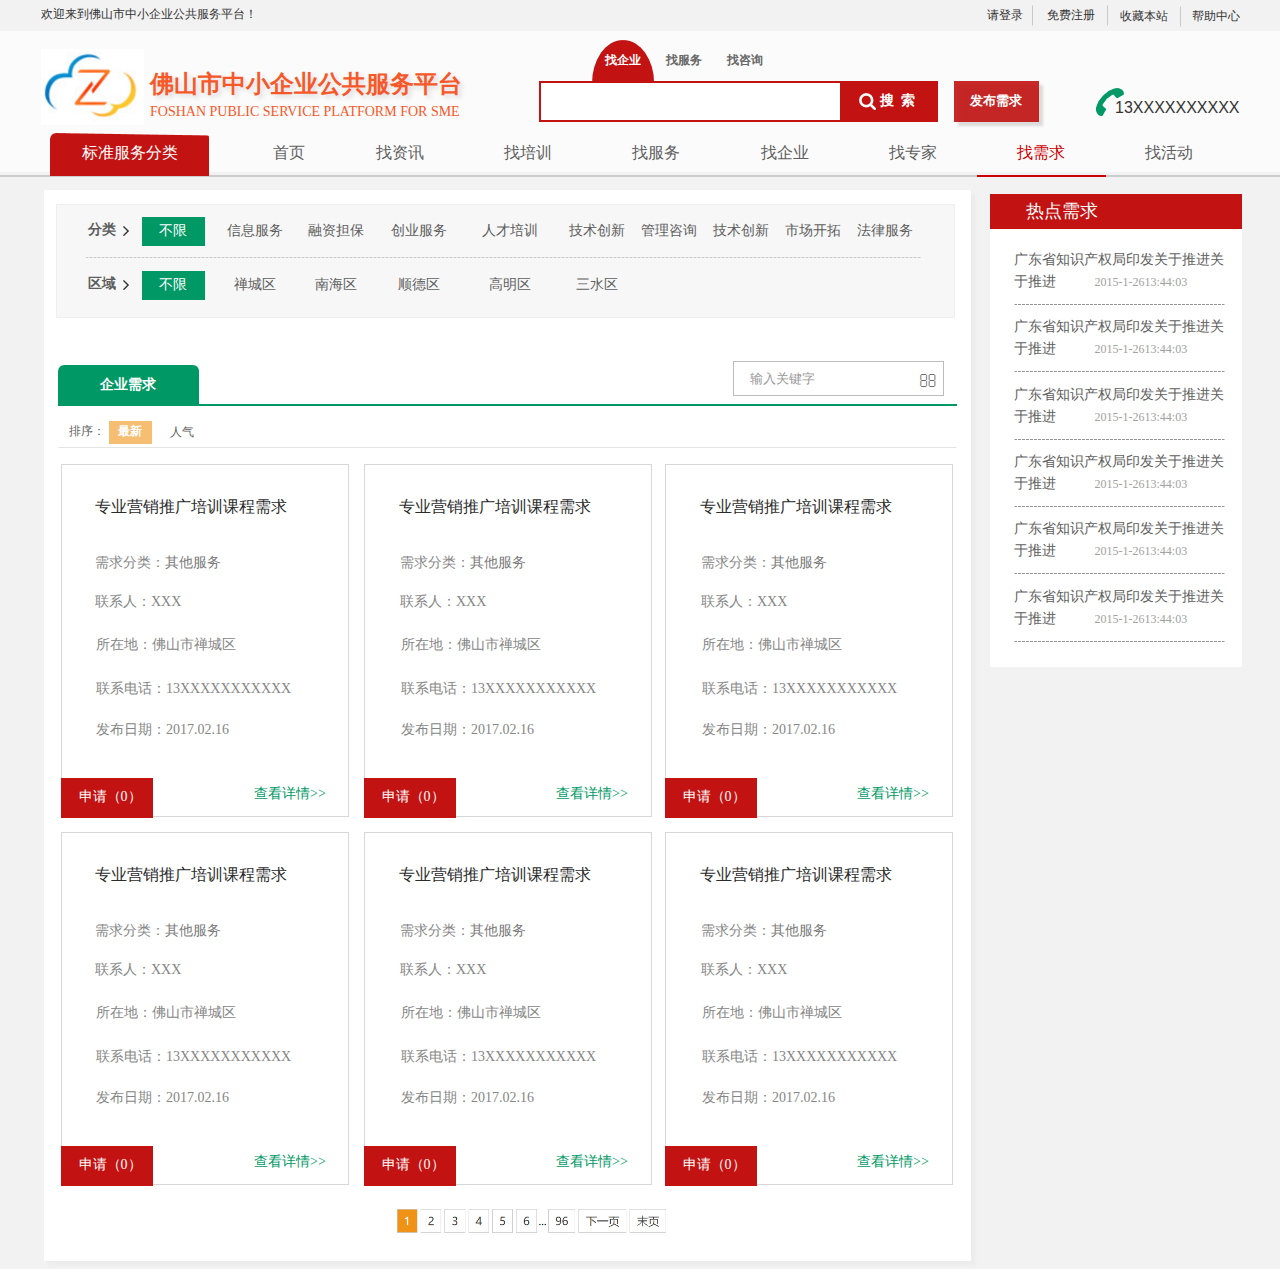
<file: axure-rp/找需求.html>
﻿<!DOCTYPE html>
<html>
  <head>
    <title>找需求</title>
    <meta http-equiv="X-UA-Compatible" content="IE=edge"/>
    <meta http-equiv="content-type" content="text/html; charset=utf-8"/>
    <meta name="apple-mobile-web-app-capable" content="yes"/>
    <link href="resources/css/jquery-ui-themes.css" type="text/css" rel="stylesheet"/>
    <link href="resources/css/axure_rp_page.css" type="text/css" rel="stylesheet"/>
    <link href="data/styles.css" type="text/css" rel="stylesheet"/>
    <link href="files/找需求/styles.css" type="text/css" rel="stylesheet"/>
    <script src="resources/scripts/jquery-1.7.1.min.js"></script>
    <script src="resources/scripts/jquery-ui-1.8.10.custom.min.js"></script>
    <script src="resources/scripts/axure/axQuery.js"></script>
    <script src="resources/scripts/axure/globals.js"></script>
    <script src="resources/scripts/axutils.js"></script>
    <script src="resources/scripts/axure/annotation.js"></script>
    <script src="resources/scripts/axure/axQuery.std.js"></script>
    <script src="resources/scripts/axure/doc.js"></script>
    <script src="data/document.js"></script>
    <script src="resources/scripts/messagecenter.js"></script>
    <script src="resources/scripts/axure/events.js"></script>
    <script src="resources/scripts/axure/recording.js"></script>
    <script src="resources/scripts/axure/action.js"></script>
    <script src="resources/scripts/axure/expr.js"></script>
    <script src="resources/scripts/axure/geometry.js"></script>
    <script src="resources/scripts/axure/flyout.js"></script>
    <script src="resources/scripts/axure/ie.js"></script>
    <script src="resources/scripts/axure/model.js"></script>
    <script src="resources/scripts/axure/repeater.js"></script>
    <script src="resources/scripts/axure/sto.js"></script>
    <script src="resources/scripts/axure/utils.temp.js"></script>
    <script src="resources/scripts/axure/variables.js"></script>
    <script src="resources/scripts/axure/drag.js"></script>
    <script src="resources/scripts/axure/move.js"></script>
    <script src="resources/scripts/axure/visibility.js"></script>
    <script src="resources/scripts/axure/style.js"></script>
    <script src="resources/scripts/axure/adaptive.js"></script>
    <script src="resources/scripts/axure/tree.js"></script>
    <script src="resources/scripts/axure/init.temp.js"></script>
    <script src="files/找需求/data.js"></script>
    <script src="resources/scripts/axure/legacy.js"></script>
    <script src="resources/scripts/axure/viewer.js"></script>
    <script src="resources/scripts/axure/math.js"></script>
    <script type="text/javascript">
      $axure.utils.getTransparentGifPath = function() { return 'resources/images/transparent.gif'; };
      $axure.utils.getOtherPath = function() { return 'resources/Other.html'; };
      $axure.utils.getReloadPath = function() { return 'resources/reload.html'; };
    </script>
  </head>
  <body>
    <div id="base" class="">

      <!-- Unnamed (矩形) -->
      <div id="u2446" class="ax_default box_1">
        <img id="u2446_img" class="img " src="images/找需求/u2446.png"/>
        <!-- Unnamed () -->
        <div id="u2447" class="text" style="display: none; visibility: hidden">
          <p><span></span></p>
        </div>
      </div>

      <!-- Unnamed (矩形) -->
      <div id="u2448" class="ax_default box_1">
        <img id="u2448_img" class="img " src="images/找需求/u2448.png"/>
        <!-- Unnamed () -->
        <div id="u2449" class="text" style="display: none; visibility: hidden">
          <p><span></span></p>
        </div>
      </div>

      <!-- Unnamed (矩形) -->
      <div id="u2450" class="ax_default box_2">
        <img id="u2450_img" class="img " src="images/找服务/u908.png"/>
        <!-- Unnamed () -->
        <div id="u2451" class="text" style="display: none; visibility: hidden">
          <p><span></span></p>
        </div>
      </div>

      <!-- Unnamed (矩形) -->
      <div id="u2452" class="ax_default box_2">
        <img id="u2452_img" class="img " src="images/找需求/u2452.png"/>
        <!-- Unnamed () -->
        <div id="u2453" class="text" style="display: none; visibility: hidden">
          <p><span></span></p>
        </div>
      </div>

      <!-- Unnamed (动态面板) -->
      <div id="u2454" class="ax_default">
        <div id="u2454_state0" class="panel_state" data-label="State1">
          <div id="u2454_state0_content" class="panel_state_content">
          </div>
        </div>
      </div>

      <!-- Unnamed (动态面板) -->
      <div id="u2455" class="ax_default">
        <div id="u2455_state0" class="panel_state" data-label="nav-bg">
          <div id="u2455_state0_content" class="panel_state_content">
          </div>
        </div>
      </div>

      <!-- Unnamed (top-bg) -->

      <!-- Unnamed (动态面板) -->
      <div id="u2457" class="ax_default">
        <div id="u2457_state0" class="panel_state" data-label="top">
          <div id="u2457_state0_content" class="panel_state_content">
          </div>
        </div>
      </div>

      <!-- Unnamed (top-left) -->

      <!-- Unnamed (矩形) -->
      <div id="u2459" class="ax_default label">
        <img id="u2459_img" class="img " src="images/首页/u32.png"/>
        <!-- Unnamed () -->
        <div id="u2460" class="text" style="visibility: visible;">
          <p><span>欢迎来到佛山市中小企业公共服务平台！</span></p>
        </div>
      </div>

      <!-- Unnamed (top-right) -->

      <!-- Unnamed (矩形) -->
      <div id="u2462" class="ax_default label">
        <img id="u2462_img" class="img " src="images/首页/u35.png"/>
        <!-- Unnamed () -->
        <div id="u2463" class="text" style="visibility: visible;">
          <p><span>请登录</span></p>
        </div>
      </div>

      <!-- Unnamed (矩形) -->
      <div id="u2464" class="ax_default label">
        <img id="u2464_img" class="img " src="images/首页/u37.png"/>
        <!-- Unnamed () -->
        <div id="u2465" class="text" style="visibility: visible;">
          <p><span>免费注册</span></p>
        </div>
      </div>

      <!-- Unnamed (矩形) -->
      <div id="u2466" class="ax_default label">
        <img id="u2466_img" class="img " src="images/首页/u37.png"/>
        <!-- Unnamed () -->
        <div id="u2467" class="text" style="visibility: visible;">
          <p><span>收藏本站</span></p>
        </div>
      </div>

      <!-- Unnamed (矩形) -->
      <div id="u2468" class="ax_default label">
        <img id="u2468_img" class="img " src="images/首页/u41.png"/>
        <!-- Unnamed () -->
        <div id="u2469" class="text" style="visibility: visible;">
          <p><span>帮助中心</span></p>
        </div>
      </div>

      <!-- Unnamed (搜索) -->

      <!-- Unnamed (组合) -->
      <div id="u2471" class="ax_default">

        <!-- Unnamed (占位符) -->
        <div id="u2472" class="ax_default placeholder ax_default_hidden" style="display: none; visibility: hidden">
          <img id="u2472_img" class="img " src="images/首页/u46.png"/>
          <!-- Unnamed () -->
          <div id="u2473" class="text" style="visibility: visible;">
            <p><span>LOGO</span></p>
          </div>
        </div>

        <!-- Unnamed (矩形) -->
        <div id="u2474" class="ax_default button">
          <img id="u2474_img" class="img " src="images/首页/u48.png"/>
          <!-- Unnamed () -->
          <div id="u2475" class="text" style="visibility: visible;">
            <p><span>&nbsp;&nbsp; &nbsp; 搜&nbsp; 索</span></p>
          </div>
        </div>

        <!-- Unnamed (矩形) -->
        <div id="u2476" class="ax_default box_1">
          <img id="u2476_img" class="img " src="images/首页/u50.png"/>
          <!-- Unnamed () -->
          <div id="u2477" class="text" style="display: none; visibility: hidden">
            <p><span></span></p>
          </div>
        </div>

        <!-- Unnamed (文本框) -->
        <div id="u2478" class="ax_default text_field">
          <input id="u2478_input" type="text" value=""/>
        </div>

        <!-- Unnamed (形状) -->
        <div id="u2479" class="ax_default icon">
          <img id="u2479_img" class="img " src="images/首页/u53.png"/>
          <!-- Unnamed () -->
          <div id="u2480" class="text" style="display: none; visibility: hidden">
            <p><span></span></p>
          </div>
        </div>

        <!-- Unnamed (半圆形) -->
        <div id="u2481" class="ax_default label">
          <img id="u2481_img" class="img " src="images/首页/u55.png"/>
          <!-- Unnamed () -->
          <div id="u2482" class="text" style="visibility: visible;">
            <p><span>找企业</span></p>
          </div>
        </div>

        <!-- Unnamed (半圆形) -->
        <div id="u2483" class="ax_default label">
          <img id="u2483_img" class="img " src="images/首页/u57.png"/>
          <!-- Unnamed () -->
          <div id="u2484" class="text" style="visibility: visible;">
            <p><span>找服务</span></p>
          </div>
        </div>

        <!-- Unnamed (半圆形) -->
        <div id="u2485" class="ax_default label">
          <img id="u2485_img" class="img " src="images/首页/u57.png"/>
          <!-- Unnamed () -->
          <div id="u2486" class="text" style="visibility: visible;">
            <p><span>找咨询</span></p>
          </div>
        </div>

        <!-- Unnamed (矩形) -->
        <div id="u2487" class="ax_default button">
          <img id="u2487_img" class="img " src="images/首页/u61.png"/>
          <!-- Unnamed () -->
          <div id="u2488" class="text" style="visibility: visible;">
            <p><span>发布需求</span></p>
          </div>
        </div>

        <!-- Unnamed (形状) -->
        <div id="u2489" class="ax_default icon">
          <img id="u2489_img" class="img " src="images/首页/u63.png"/>
          <!-- Unnamed () -->
          <div id="u2490" class="text" style="display: none; visibility: hidden">
            <p><span></span></p>
          </div>
        </div>

        <!-- Unnamed (矩形) -->
        <div id="u2491" class="ax_default label">
          <img id="u2491_img" class="img " src="images/首页/u65.png"/>
          <!-- Unnamed () -->
          <div id="u2492" class="text" style="visibility: visible;">
            <p><span>13XXXXXXXXXX</span></p>
          </div>
        </div>

        <!-- Unnamed (logo) -->

        <!-- Unnamed (组合) -->
        <div id="u2494" class="ax_default">

          <!-- Unnamed (矩形) -->
          <div id="u2495" class="ax_default _二级标题">
            <img id="u2495_img" class="img " src="images/首页/u69.png"/>
            <!-- Unnamed () -->
            <div id="u2496" class="text" style="visibility: visible;">
              <p><span>佛山市中小企业公共服务平台</span></p>
            </div>
          </div>

          <!-- Unnamed (矩形) -->
          <div id="u2497" class="ax_default label">
            <img id="u2497_img" class="img " src="images/首页/u71.png"/>
            <!-- Unnamed () -->
            <div id="u2498" class="text" style="visibility: visible;">
              <p><span>FOSHAN PUBLIC SERVICE PLATFORM FOR SME</span></p>
            </div>
          </div>

          <!-- Unnamed (图片) -->
          <div id="u2499" class="ax_default _图片">
            <img id="u2499_img" class="img " src="images/首页/u73.png"/>
            <!-- Unnamed () -->
            <div id="u2500" class="text" style="display: none; visibility: hidden">
              <p><span></span></p>
            </div>
          </div>
        </div>
      </div>

      <!-- Unnamed (nav) -->

      <!-- Unnamed (组合) -->
      <div id="u2502" class="ax_default">

        <!-- 找资讯 (矩形) -->
        <div id="u2503" class="ax_default label selected" data-label="找资讯">
          <img id="u2503_img" class="img " src="images/首页/找资讯_u77_selected.png"/>
          <!-- Unnamed () -->
          <div id="u2504" class="text" style="visibility: visible;">
            <p><span>找资讯</span></p>
          </div>
        </div>

        <!-- 找培训 (矩形) -->
        <div id="u2505" class="ax_default label" data-label="找培训">
          <img id="u2505_img" class="img " src="images/首页/找资讯_u77.png"/>
          <!-- Unnamed () -->
          <div id="u2506" class="text" style="visibility: visible;">
            <p><span>找培训</span></p>
          </div>
        </div>

        <!-- 找服务 (矩形) -->
        <div id="u2507" class="ax_default label" data-label="找服务">
          <img id="u2507_img" class="img " src="images/首页/找资讯_u77.png"/>
          <!-- Unnamed () -->
          <div id="u2508" class="text" style="visibility: visible;">
            <p><span>找服务</span></p>
          </div>
        </div>

        <!-- 找企业 (矩形) -->
        <div id="u2509" class="ax_default label" data-label="找企业">
          <img id="u2509_img" class="img " src="images/首页/找资讯_u77.png"/>
          <!-- Unnamed () -->
          <div id="u2510" class="text" style="visibility: visible;">
            <p><span>找企业</span></p>
          </div>
        </div>

        <!-- 找专家 (矩形) -->
        <div id="u2511" class="ax_default label" data-label="找专家">
          <img id="u2511_img" class="img " src="images/首页/找资讯_u77.png"/>
          <!-- Unnamed () -->
          <div id="u2512" class="text" style="visibility: visible;">
            <p><span>找专家</span></p>
          </div>
        </div>

        <!-- 首页 (矩形) -->
        <div id="u2513" class="ax_default label" data-label="首页">
          <img id="u2513_img" class="img " src="images/首页/首页_u87.png"/>
          <!-- Unnamed () -->
          <div id="u2514" class="text" style="visibility: visible;">
            <p><span>首页</span></p>
          </div>
        </div>

        <!-- 找需求 (矩形) -->
        <div id="u2515" class="ax_default label" data-label="找需求">
          <img id="u2515_img" class="img " src="images/首页/找资讯_u77.png"/>
          <!-- Unnamed () -->
          <div id="u2516" class="text" style="visibility: visible;">
            <p><span>找需求</span></p>
          </div>
        </div>

        <!-- Unnamed (形状) -->
        <div id="u2517" class="ax_default label">
          <img id="u2517_img" class="img " src="images/首页/u91.png"/>
          <!-- Unnamed () -->
          <div id="u2518" class="text" style="visibility: visible;">
            <p><span>标准服务分类</span></p>
          </div>
        </div>

        <!-- 找活动 (矩形) -->
        <div id="u2519" class="ax_default label" data-label="找活动">
          <img id="u2519_img" class="img " src="images/首页/找资讯_u77.png"/>
          <!-- Unnamed () -->
          <div id="u2520" class="text" style="visibility: visible;">
            <p><span>找活动</span></p>
          </div>
        </div>
      </div>

      <!-- Unnamed (矩形) -->
      <div id="u2521" class="ax_default label">
        <img id="u2521_img" class="img " src="images/找服务/u981.png"/>
        <!-- Unnamed () -->
        <div id="u2522" class="text" style="visibility: visible;">
          <p><span>分类</span></p>
        </div>
      </div>

      <!-- Unnamed (形状) -->
      <div id="u2523" class="ax_default icon">
        <img id="u2523_img" class="img " src="images/找服务/u983.png"/>
        <!-- Unnamed () -->
        <div id="u2524" class="text" style="display: none; visibility: hidden">
          <p><span></span></p>
        </div>
      </div>

      <!-- Unnamed (半圆形) -->
      <div id="u2525" class="ax_default label">
        <img id="u2525_img" class="img " src="images/首页/u111.png"/>
        <!-- Unnamed () -->
        <div id="u2526" class="text" style="visibility: visible;">
          <p><span>信息服务</span></p>
        </div>
      </div>

      <!-- Unnamed (半圆形) -->
      <div id="u2527" class="ax_default label">
        <img id="u2527_img" class="img " src="images/首页/u111.png"/>
        <!-- Unnamed () -->
        <div id="u2528" class="text" style="visibility: visible;">
          <p><span>融资担保</span></p>
        </div>
      </div>

      <!-- Unnamed (半圆形) -->
      <div id="u2529" class="ax_default label">
        <img id="u2529_img" class="img " src="images/首页/u111.png"/>
        <!-- Unnamed () -->
        <div id="u2530" class="text" style="visibility: visible;">
          <p><span>创业服务</span></p>
        </div>
      </div>

      <!-- Unnamed (半圆形) -->
      <div id="u2531" class="ax_default label">
        <img id="u2531_img" class="img " src="images/首页/u111.png"/>
        <!-- Unnamed () -->
        <div id="u2532" class="text" style="visibility: visible;">
          <p><span>人才培训</span></p>
        </div>
      </div>

      <!-- Unnamed (半圆形) -->
      <div id="u2533" class="ax_default label">
        <img id="u2533_img" class="img " src="images/首页/u111.png"/>
        <!-- Unnamed () -->
        <div id="u2534" class="text" style="visibility: visible;">
          <p><span>技术创新</span></p>
        </div>
      </div>

      <!-- Unnamed (矩形) -->
      <div id="u2535" class="ax_default label">
        <img id="u2535_img" class="img " src="images/找服务/u981.png"/>
        <!-- Unnamed () -->
        <div id="u2536" class="text" style="visibility: visible;">
          <p><span>区域</span></p>
        </div>
      </div>

      <!-- Unnamed (形状) -->
      <div id="u2537" class="ax_default icon">
        <img id="u2537_img" class="img " src="images/找服务/u983.png"/>
        <!-- Unnamed () -->
        <div id="u2538" class="text" style="display: none; visibility: hidden">
          <p><span></span></p>
        </div>
      </div>

      <!-- Unnamed (半圆形) -->
      <div id="u2539" class="ax_default label">
        <img id="u2539_img" class="img " src="images/首页/u111.png"/>
        <!-- Unnamed () -->
        <div id="u2540" class="text" style="visibility: visible;">
          <p><span>禅城区</span></p>
        </div>
      </div>

      <!-- Unnamed (半圆形) -->
      <div id="u2541" class="ax_default label">
        <img id="u2541_img" class="img " src="images/首页/u111.png"/>
        <!-- Unnamed () -->
        <div id="u2542" class="text" style="visibility: visible;">
          <p><span>南海区</span></p>
        </div>
      </div>

      <!-- Unnamed (半圆形) -->
      <div id="u2543" class="ax_default label">
        <img id="u2543_img" class="img " src="images/首页/u111.png"/>
        <!-- Unnamed () -->
        <div id="u2544" class="text" style="visibility: visible;">
          <p><span>顺德区</span></p>
        </div>
      </div>

      <!-- Unnamed (半圆形) -->
      <div id="u2545" class="ax_default label">
        <img id="u2545_img" class="img " src="images/首页/u111.png"/>
        <!-- Unnamed () -->
        <div id="u2546" class="text" style="visibility: visible;">
          <p><span>高明区</span></p>
        </div>
      </div>

      <!-- Unnamed (半圆形) -->
      <div id="u2547" class="ax_default label">
        <img id="u2547_img" class="img " src="images/首页/u111.png"/>
        <!-- Unnamed () -->
        <div id="u2548" class="text" style="visibility: visible;">
          <p><span>三水区</span></p>
        </div>
      </div>

      <!-- Unnamed (矩形) -->
      <div id="u2549" class="ax_default label">
        <img id="u2549_img" class="img " src="images/找服务/u1009.png"/>
        <!-- Unnamed () -->
        <div id="u2550" class="text" style="visibility: visible;">
          <p><span>不限</span></p>
        </div>
      </div>

      <!-- Unnamed (矩形) -->
      <div id="u2551" class="ax_default label">
        <img id="u2551_img" class="img " src="images/找服务/u1009.png"/>
        <!-- Unnamed () -->
        <div id="u2552" class="text" style="visibility: visible;">
          <p><span>不限</span></p>
        </div>
      </div>

      <!-- Unnamed (矩形) -->
      <div id="u2553" class="ax_default _三级标题">
        <img id="u2553_img" class="img " src="images/找专家/u2104.png"/>
        <!-- Unnamed () -->
        <div id="u2554" class="text" style="visibility: visible;">
          <p><span>&nbsp;&nbsp; &nbsp; &nbsp;&nbsp; 热点需求</span></p>
        </div>
      </div>

      <!-- Unnamed (水平线) -->
      <div id="u2555" class="ax_default line">
        <img id="u2555_img" class="img " src="images/找服务/u1049.png"/>
        <!-- Unnamed () -->
        <div id="u2556" class="text" style="display: none; visibility: hidden">
          <p><span></span></p>
        </div>
      </div>

      <!-- Unnamed (矩形) -->
      <div id="u2557" class="ax_default primary_button">
        <img id="u2557_img" class="img " src="images/找服务/u1051.png"/>
        <!-- Unnamed () -->
        <div id="u2558" class="text" style="visibility: visible;">
          <p><span>企业需求</span></p>
        </div>
      </div>

      <!-- Unnamed (水平线) -->
      <div id="u2559" class="ax_default line">
        <img id="u2559_img" class="img " src="images/找服务/u1053.png"/>
        <!-- Unnamed () -->
        <div id="u2560" class="text" style="display: none; visibility: hidden">
          <p><span></span></p>
        </div>
      </div>

      <!-- Unnamed (矩形) -->
      <div id="u2561" class="ax_default box_1">
        <img id="u2561_img" class="img " src="images/找服务/u1055.png"/>
        <!-- Unnamed () -->
        <div id="u2562" class="text" style="display: none; visibility: hidden">
          <p><span></span></p>
        </div>
      </div>

      <!-- Unnamed (矩形) -->
      <div id="u2563" class="ax_default fontawesome">
        <img id="u2563_img" class="img " src="images/找服务/u1057.png"/>
        <!-- Unnamed () -->
        <div id="u2564" class="text" style="visibility: visible;">
          <p><span></span></p>
        </div>
      </div>

      <!-- Unnamed (文本框) -->
      <div id="u2565" class="ax_default text_field">
        <input id="u2565_input" type="text" value=""/>
      </div>

      <!-- Unnamed (矩形) -->
      <div id="u2566" class="ax_default box_1">
        <img id="u2566_img" class="img " src="images/找服务/u1060.png"/>
        <!-- Unnamed () -->
        <div id="u2567" class="text" style="visibility: visible;">
          <p><span>&nbsp;&nbsp; 排序：</span></p>
        </div>
      </div>

      <!-- Unnamed (矩形) -->
      <div id="u2568" class="ax_default button">
        <img id="u2568_img" class="img " src="images/找服务/u1062.png"/>
        <!-- Unnamed () -->
        <div id="u2569" class="text" style="visibility: visible;">
          <p><span>最新</span></p>
        </div>
      </div>

      <!-- Unnamed (矩形) -->
      <div id="u2570" class="ax_default button">
        <img id="u2570_img" class="img " src="images/找服务/u1064.png"/>
        <!-- Unnamed () -->
        <div id="u2571" class="text" style="visibility: visible;">
          <p><span>人气</span></p>
        </div>
      </div>

      <!-- Unnamed (半圆形) -->
      <div id="u2572" class="ax_default label">
        <img id="u2572_img" class="img " src="images/找需求/u2572.png"/>
        <!-- Unnamed () -->
        <div id="u2573" class="text" style="visibility: visible;">
          <p><span style="font-family:'微软雅黑';font-weight:400;font-style:normal;color:#868686;">需求分类：</span><span style="font-family:'微软雅黑';font-weight:400;font-style:normal;color:#797979;">其他服务</span><span style="font-family:'微软雅黑';font-weight:400;font-style:normal;color:#868686;"> </span><span style="font-family:'微软雅黑';font-weight:400;font-style:normal;color:#797979;"></span></p>
        </div>
      </div>

      <!-- Unnamed (半圆形) -->
      <div id="u2574" class="ax_default label">
        <img id="u2574_img" class="img " src="images/找需求/u2574.png"/>
        <!-- Unnamed () -->
        <div id="u2575" class="text" style="visibility: visible;">
          <p><span>联系人：XXX</span></p>
        </div>
      </div>

      <!-- Unnamed (半圆形) -->
      <div id="u2576" class="ax_default label">
        <img id="u2576_img" class="img " src="images/找需求/u2576.png"/>
        <!-- Unnamed () -->
        <div id="u2577" class="text" style="visibility: visible;">
          <p><span>所在地：佛山市禅城区</span></p>
        </div>
      </div>

      <!-- Unnamed (图片) -->
      <div id="u2578" class="ax_default _图片">
        <img id="u2578_img" class="img " src="images/找服务/u1124.png"/>
        <!-- Unnamed () -->
        <div id="u2579" class="text" style="display: none; visibility: hidden">
          <p><span></span></p>
        </div>
      </div>

      <!-- Unnamed (半圆形) -->
      <div id="u2580" class="ax_default label">
        <img id="u2580_img" class="img " src="images/首页/u111.png"/>
        <!-- Unnamed () -->
        <div id="u2581" class="text" style="visibility: visible;">
          <p><span>管理咨询</span></p>
        </div>
      </div>

      <!-- Unnamed (半圆形) -->
      <div id="u2582" class="ax_default label">
        <img id="u2582_img" class="img " src="images/首页/u111.png"/>
        <!-- Unnamed () -->
        <div id="u2583" class="text" style="visibility: visible;">
          <p><span>技术创新</span></p>
        </div>
      </div>

      <!-- Unnamed (半圆形) -->
      <div id="u2584" class="ax_default label">
        <img id="u2584_img" class="img " src="images/首页/u111.png"/>
        <!-- Unnamed () -->
        <div id="u2585" class="text" style="visibility: visible;">
          <p><span>市场开拓</span></p>
        </div>
      </div>

      <!-- Unnamed (半圆形) -->
      <div id="u2586" class="ax_default label">
        <img id="u2586_img" class="img " src="images/首页/u111.png"/>
        <!-- Unnamed () -->
        <div id="u2587" class="text" style="visibility: visible;">
          <p><span>法律服务</span></p>
        </div>
      </div>

      <!-- Unnamed (半圆形) -->
      <div id="u2588" class="ax_default label">
        <img id="u2588_img" class="img " src="images/找需求/u2588.png"/>
        <!-- Unnamed () -->
        <div id="u2589" class="text" style="visibility: visible;">
          <p><span>联系电话：13XXXXXXXXXXX</span></p>
        </div>
      </div>

      <!-- Unnamed (矩形) -->
      <div id="u2590" class="ax_default label">
        <img id="u2590_img" class="img " src="images/找需求/u2590.png"/>
        <!-- Unnamed () -->
        <div id="u2591" class="text" style="visibility: visible;">
          <p><span>&nbsp; 申请（0）</span></p>
        </div>
      </div>

      <!-- Unnamed (半圆形) -->
      <div id="u2592" class="ax_default label">
        <img id="u2592_img" class="img " src="images/找需求/u2592.png"/>
        <!-- Unnamed () -->
        <div id="u2593" class="text" style="visibility: visible;">
          <p><span>查看详情&gt;&gt;</span></p>
        </div>
      </div>

      <!-- Unnamed (半圆形) -->
      <div id="u2594" class="ax_default label">
        <img id="u2594_img" class="img " src="images/找需求/u2594.png"/>
        <!-- Unnamed () -->
        <div id="u2595" class="text" style="visibility: visible;">
          <p><span>专业营销推广培训课程需求</span></p>
        </div>
      </div>

      <!-- Unnamed (矩形) -->
      <div id="u2596" class="ax_default fontawesome">
        <img id="u2596_img" class="img " src="images/找专家/u2175.png"/>
        <!-- Unnamed () -->
        <div id="u2597" class="text" style="visibility: visible;">
          <p><span></span></p>
        </div>
      </div>

      <!-- Unnamed (矩形) -->
      <div id="u2598" class="ax_default label">
        <img id="u2598_img" class="img " src="images/找需求/u2598.png"/>
        <!-- Unnamed () -->
        <div id="u2599" class="text" style="visibility: visible;">
          <p style="font-size:14px;"><span style="color:#5E5E5E;">广东省知识产权局印发关于推进关于推进&nbsp; &nbsp; &nbsp; &nbsp; &nbsp;&nbsp; </span><span style="font-size:12px;color:#A1A1A1;">2015-1-2613:44:03</span><span style="color:#5E5E5E;"> </span></p>
        </div>
      </div>

      <!-- Unnamed (半圆形) -->
      <div id="u2600" class="ax_default label">
        <img id="u2600_img" class="img " src="images/找需求/u2588.png"/>
        <!-- Unnamed () -->
        <div id="u2601" class="text" style="visibility: visible;">
          <p><span>发布日期：2017.02.16</span></p>
        </div>
      </div>

      <!-- Unnamed (矩形) -->
      <div id="u2602" class="ax_default box_1">
        <img id="u2602_img" class="img " src="images/找需求/u2448.png"/>
        <!-- Unnamed () -->
        <div id="u2603" class="text" style="display: none; visibility: hidden">
          <p><span></span></p>
        </div>
      </div>

      <!-- Unnamed (半圆形) -->
      <div id="u2604" class="ax_default label">
        <img id="u2604_img" class="img " src="images/找需求/u2572.png"/>
        <!-- Unnamed () -->
        <div id="u2605" class="text" style="visibility: visible;">
          <p><span style="font-family:'微软雅黑';font-weight:400;font-style:normal;color:#868686;">需求分类：</span><span style="font-family:'微软雅黑';font-weight:400;font-style:normal;color:#797979;">其他服务</span><span style="font-family:'微软雅黑';font-weight:400;font-style:normal;color:#868686;"> </span><span style="font-family:'微软雅黑';font-weight:400;font-style:normal;color:#797979;"></span></p>
        </div>
      </div>

      <!-- Unnamed (半圆形) -->
      <div id="u2606" class="ax_default label">
        <img id="u2606_img" class="img " src="images/找需求/u2574.png"/>
        <!-- Unnamed () -->
        <div id="u2607" class="text" style="visibility: visible;">
          <p><span>联系人：XXX</span></p>
        </div>
      </div>

      <!-- Unnamed (半圆形) -->
      <div id="u2608" class="ax_default label">
        <img id="u2608_img" class="img " src="images/找需求/u2576.png"/>
        <!-- Unnamed () -->
        <div id="u2609" class="text" style="visibility: visible;">
          <p><span>所在地：佛山市禅城区</span></p>
        </div>
      </div>

      <!-- Unnamed (半圆形) -->
      <div id="u2610" class="ax_default label">
        <img id="u2610_img" class="img " src="images/找需求/u2588.png"/>
        <!-- Unnamed () -->
        <div id="u2611" class="text" style="visibility: visible;">
          <p><span>联系电话：13XXXXXXXXXXX</span></p>
        </div>
      </div>

      <!-- Unnamed (矩形) -->
      <div id="u2612" class="ax_default label">
        <img id="u2612_img" class="img " src="images/找需求/u2590.png"/>
        <!-- Unnamed () -->
        <div id="u2613" class="text" style="visibility: visible;">
          <p><span>&nbsp; 申请（0）</span></p>
        </div>
      </div>

      <!-- Unnamed (半圆形) -->
      <div id="u2614" class="ax_default label">
        <img id="u2614_img" class="img " src="images/找需求/u2592.png"/>
        <!-- Unnamed () -->
        <div id="u2615" class="text" style="visibility: visible;">
          <p><span>查看详情&gt;&gt;</span></p>
        </div>
      </div>

      <!-- Unnamed (半圆形) -->
      <div id="u2616" class="ax_default label">
        <img id="u2616_img" class="img " src="images/找需求/u2594.png"/>
        <!-- Unnamed () -->
        <div id="u2617" class="text" style="visibility: visible;">
          <p><span>专业营销推广培训课程需求</span></p>
        </div>
      </div>

      <!-- Unnamed (半圆形) -->
      <div id="u2618" class="ax_default label">
        <img id="u2618_img" class="img " src="images/找需求/u2588.png"/>
        <!-- Unnamed () -->
        <div id="u2619" class="text" style="visibility: visible;">
          <p><span>发布日期：2017.02.16</span></p>
        </div>
      </div>

      <!-- Unnamed (矩形) -->
      <div id="u2620" class="ax_default box_1">
        <img id="u2620_img" class="img " src="images/找需求/u2448.png"/>
        <!-- Unnamed () -->
        <div id="u2621" class="text" style="display: none; visibility: hidden">
          <p><span></span></p>
        </div>
      </div>

      <!-- Unnamed (半圆形) -->
      <div id="u2622" class="ax_default label">
        <img id="u2622_img" class="img " src="images/找需求/u2572.png"/>
        <!-- Unnamed () -->
        <div id="u2623" class="text" style="visibility: visible;">
          <p><span style="font-family:'微软雅黑';font-weight:400;font-style:normal;color:#868686;">需求分类：</span><span style="font-family:'微软雅黑';font-weight:400;font-style:normal;color:#797979;">其他服务</span><span style="font-family:'微软雅黑';font-weight:400;font-style:normal;color:#868686;"> </span><span style="font-family:'微软雅黑';font-weight:400;font-style:normal;color:#797979;"></span></p>
        </div>
      </div>

      <!-- Unnamed (半圆形) -->
      <div id="u2624" class="ax_default label">
        <img id="u2624_img" class="img " src="images/找需求/u2574.png"/>
        <!-- Unnamed () -->
        <div id="u2625" class="text" style="visibility: visible;">
          <p><span>联系人：XXX</span></p>
        </div>
      </div>

      <!-- Unnamed (半圆形) -->
      <div id="u2626" class="ax_default label">
        <img id="u2626_img" class="img " src="images/找需求/u2576.png"/>
        <!-- Unnamed () -->
        <div id="u2627" class="text" style="visibility: visible;">
          <p><span>所在地：佛山市禅城区</span></p>
        </div>
      </div>

      <!-- Unnamed (半圆形) -->
      <div id="u2628" class="ax_default label">
        <img id="u2628_img" class="img " src="images/找需求/u2588.png"/>
        <!-- Unnamed () -->
        <div id="u2629" class="text" style="visibility: visible;">
          <p><span>联系电话：13XXXXXXXXXXX</span></p>
        </div>
      </div>

      <!-- Unnamed (矩形) -->
      <div id="u2630" class="ax_default label">
        <img id="u2630_img" class="img " src="images/找需求/u2590.png"/>
        <!-- Unnamed () -->
        <div id="u2631" class="text" style="visibility: visible;">
          <p><span>&nbsp; 申请（0）</span></p>
        </div>
      </div>

      <!-- Unnamed (半圆形) -->
      <div id="u2632" class="ax_default label">
        <img id="u2632_img" class="img " src="images/找需求/u2592.png"/>
        <!-- Unnamed () -->
        <div id="u2633" class="text" style="visibility: visible;">
          <p><span>查看详情&gt;&gt;</span></p>
        </div>
      </div>

      <!-- Unnamed (半圆形) -->
      <div id="u2634" class="ax_default label">
        <img id="u2634_img" class="img " src="images/找需求/u2594.png"/>
        <!-- Unnamed () -->
        <div id="u2635" class="text" style="visibility: visible;">
          <p><span>专业营销推广培训课程需求</span></p>
        </div>
      </div>

      <!-- Unnamed (半圆形) -->
      <div id="u2636" class="ax_default label">
        <img id="u2636_img" class="img " src="images/找需求/u2588.png"/>
        <!-- Unnamed () -->
        <div id="u2637" class="text" style="visibility: visible;">
          <p><span>发布日期：2017.02.16</span></p>
        </div>
      </div>

      <!-- Unnamed (矩形) -->
      <div id="u2638" class="ax_default box_1">
        <img id="u2638_img" class="img " src="images/找需求/u2448.png"/>
        <!-- Unnamed () -->
        <div id="u2639" class="text" style="display: none; visibility: hidden">
          <p><span></span></p>
        </div>
      </div>

      <!-- Unnamed (半圆形) -->
      <div id="u2640" class="ax_default label">
        <img id="u2640_img" class="img " src="images/找需求/u2572.png"/>
        <!-- Unnamed () -->
        <div id="u2641" class="text" style="visibility: visible;">
          <p><span style="font-family:'微软雅黑';font-weight:400;font-style:normal;color:#868686;">需求分类：</span><span style="font-family:'微软雅黑';font-weight:400;font-style:normal;color:#797979;">其他服务</span><span style="font-family:'微软雅黑';font-weight:400;font-style:normal;color:#868686;"> </span><span style="font-family:'微软雅黑';font-weight:400;font-style:normal;color:#797979;"></span></p>
        </div>
      </div>

      <!-- Unnamed (半圆形) -->
      <div id="u2642" class="ax_default label">
        <img id="u2642_img" class="img " src="images/找需求/u2574.png"/>
        <!-- Unnamed () -->
        <div id="u2643" class="text" style="visibility: visible;">
          <p><span>联系人：XXX</span></p>
        </div>
      </div>

      <!-- Unnamed (半圆形) -->
      <div id="u2644" class="ax_default label">
        <img id="u2644_img" class="img " src="images/找需求/u2576.png"/>
        <!-- Unnamed () -->
        <div id="u2645" class="text" style="visibility: visible;">
          <p><span>所在地：佛山市禅城区</span></p>
        </div>
      </div>

      <!-- Unnamed (半圆形) -->
      <div id="u2646" class="ax_default label">
        <img id="u2646_img" class="img " src="images/找需求/u2588.png"/>
        <!-- Unnamed () -->
        <div id="u2647" class="text" style="visibility: visible;">
          <p><span>联系电话：13XXXXXXXXXXX</span></p>
        </div>
      </div>

      <!-- Unnamed (矩形) -->
      <div id="u2648" class="ax_default label">
        <img id="u2648_img" class="img " src="images/找需求/u2590.png"/>
        <!-- Unnamed () -->
        <div id="u2649" class="text" style="visibility: visible;">
          <p><span>&nbsp; 申请（0）</span></p>
        </div>
      </div>

      <!-- Unnamed (半圆形) -->
      <div id="u2650" class="ax_default label">
        <img id="u2650_img" class="img " src="images/找需求/u2592.png"/>
        <!-- Unnamed () -->
        <div id="u2651" class="text" style="visibility: visible;">
          <p><span>查看详情&gt;&gt;</span></p>
        </div>
      </div>

      <!-- Unnamed (半圆形) -->
      <div id="u2652" class="ax_default label">
        <img id="u2652_img" class="img " src="images/找需求/u2594.png"/>
        <!-- Unnamed () -->
        <div id="u2653" class="text" style="visibility: visible;">
          <p><span>专业营销推广培训课程需求</span></p>
        </div>
      </div>

      <!-- Unnamed (半圆形) -->
      <div id="u2654" class="ax_default label">
        <img id="u2654_img" class="img " src="images/找需求/u2588.png"/>
        <!-- Unnamed () -->
        <div id="u2655" class="text" style="visibility: visible;">
          <p><span>发布日期：2017.02.16</span></p>
        </div>
      </div>

      <!-- Unnamed (矩形) -->
      <div id="u2656" class="ax_default box_1">
        <img id="u2656_img" class="img " src="images/找需求/u2448.png"/>
        <!-- Unnamed () -->
        <div id="u2657" class="text" style="display: none; visibility: hidden">
          <p><span></span></p>
        </div>
      </div>

      <!-- Unnamed (半圆形) -->
      <div id="u2658" class="ax_default label">
        <img id="u2658_img" class="img " src="images/找需求/u2572.png"/>
        <!-- Unnamed () -->
        <div id="u2659" class="text" style="visibility: visible;">
          <p><span style="font-family:'微软雅黑';font-weight:400;font-style:normal;color:#868686;">需求分类：</span><span style="font-family:'微软雅黑';font-weight:400;font-style:normal;color:#797979;">其他服务</span><span style="font-family:'微软雅黑';font-weight:400;font-style:normal;color:#868686;"> </span><span style="font-family:'微软雅黑';font-weight:400;font-style:normal;color:#797979;"></span></p>
        </div>
      </div>

      <!-- Unnamed (半圆形) -->
      <div id="u2660" class="ax_default label">
        <img id="u2660_img" class="img " src="images/找需求/u2574.png"/>
        <!-- Unnamed () -->
        <div id="u2661" class="text" style="visibility: visible;">
          <p><span>联系人：XXX</span></p>
        </div>
      </div>

      <!-- Unnamed (半圆形) -->
      <div id="u2662" class="ax_default label">
        <img id="u2662_img" class="img " src="images/找需求/u2576.png"/>
        <!-- Unnamed () -->
        <div id="u2663" class="text" style="visibility: visible;">
          <p><span>所在地：佛山市禅城区</span></p>
        </div>
      </div>

      <!-- Unnamed (半圆形) -->
      <div id="u2664" class="ax_default label">
        <img id="u2664_img" class="img " src="images/找需求/u2588.png"/>
        <!-- Unnamed () -->
        <div id="u2665" class="text" style="visibility: visible;">
          <p><span>联系电话：13XXXXXXXXXXX</span></p>
        </div>
      </div>

      <!-- Unnamed (矩形) -->
      <div id="u2666" class="ax_default label">
        <img id="u2666_img" class="img " src="images/找需求/u2590.png"/>
        <!-- Unnamed () -->
        <div id="u2667" class="text" style="visibility: visible;">
          <p><span>&nbsp; 申请（0）</span></p>
        </div>
      </div>

      <!-- Unnamed (半圆形) -->
      <div id="u2668" class="ax_default label">
        <img id="u2668_img" class="img " src="images/找需求/u2592.png"/>
        <!-- Unnamed () -->
        <div id="u2669" class="text" style="visibility: visible;">
          <p><span>查看详情&gt;&gt;</span></p>
        </div>
      </div>

      <!-- Unnamed (半圆形) -->
      <div id="u2670" class="ax_default label">
        <img id="u2670_img" class="img " src="images/找需求/u2594.png"/>
        <!-- Unnamed () -->
        <div id="u2671" class="text" style="visibility: visible;">
          <p><span>专业营销推广培训课程需求</span></p>
        </div>
      </div>

      <!-- Unnamed (半圆形) -->
      <div id="u2672" class="ax_default label">
        <img id="u2672_img" class="img " src="images/找需求/u2588.png"/>
        <!-- Unnamed () -->
        <div id="u2673" class="text" style="visibility: visible;">
          <p><span>发布日期：2017.02.16</span></p>
        </div>
      </div>

      <!-- Unnamed (矩形) -->
      <div id="u2674" class="ax_default box_1">
        <img id="u2674_img" class="img " src="images/找需求/u2448.png"/>
        <!-- Unnamed () -->
        <div id="u2675" class="text" style="display: none; visibility: hidden">
          <p><span></span></p>
        </div>
      </div>

      <!-- Unnamed (半圆形) -->
      <div id="u2676" class="ax_default label">
        <img id="u2676_img" class="img " src="images/找需求/u2572.png"/>
        <!-- Unnamed () -->
        <div id="u2677" class="text" style="visibility: visible;">
          <p><span style="font-family:'微软雅黑';font-weight:400;font-style:normal;color:#868686;">需求分类：</span><span style="font-family:'微软雅黑';font-weight:400;font-style:normal;color:#797979;">其他服务</span><span style="font-family:'微软雅黑';font-weight:400;font-style:normal;color:#868686;"> </span><span style="font-family:'微软雅黑';font-weight:400;font-style:normal;color:#797979;"></span></p>
        </div>
      </div>

      <!-- Unnamed (半圆形) -->
      <div id="u2678" class="ax_default label">
        <img id="u2678_img" class="img " src="images/找需求/u2574.png"/>
        <!-- Unnamed () -->
        <div id="u2679" class="text" style="visibility: visible;">
          <p><span>联系人：XXX</span></p>
        </div>
      </div>

      <!-- Unnamed (半圆形) -->
      <div id="u2680" class="ax_default label">
        <img id="u2680_img" class="img " src="images/找需求/u2576.png"/>
        <!-- Unnamed () -->
        <div id="u2681" class="text" style="visibility: visible;">
          <p><span>所在地：佛山市禅城区</span></p>
        </div>
      </div>

      <!-- Unnamed (半圆形) -->
      <div id="u2682" class="ax_default label">
        <img id="u2682_img" class="img " src="images/找需求/u2588.png"/>
        <!-- Unnamed () -->
        <div id="u2683" class="text" style="visibility: visible;">
          <p><span>联系电话：13XXXXXXXXXXX</span></p>
        </div>
      </div>

      <!-- Unnamed (矩形) -->
      <div id="u2684" class="ax_default label">
        <img id="u2684_img" class="img " src="images/找需求/u2590.png"/>
        <!-- Unnamed () -->
        <div id="u2685" class="text" style="visibility: visible;">
          <p><span>&nbsp; 申请（0）</span></p>
        </div>
      </div>

      <!-- Unnamed (半圆形) -->
      <div id="u2686" class="ax_default label">
        <img id="u2686_img" class="img " src="images/找需求/u2592.png"/>
        <!-- Unnamed () -->
        <div id="u2687" class="text" style="visibility: visible;">
          <p><span>查看详情&gt;&gt;</span></p>
        </div>
      </div>

      <!-- Unnamed (半圆形) -->
      <div id="u2688" class="ax_default label">
        <img id="u2688_img" class="img " src="images/找需求/u2594.png"/>
        <!-- Unnamed () -->
        <div id="u2689" class="text" style="visibility: visible;">
          <p><span>专业营销推广培训课程需求</span></p>
        </div>
      </div>

      <!-- Unnamed (半圆形) -->
      <div id="u2690" class="ax_default label">
        <img id="u2690_img" class="img " src="images/找需求/u2588.png"/>
        <!-- Unnamed () -->
        <div id="u2691" class="text" style="visibility: visible;">
          <p><span>发布日期：2017.02.16</span></p>
        </div>
      </div>

      <!-- Unnamed (矩形) -->
      <div id="u2692" class="ax_default label">
        <img id="u2692_img" class="img " src="images/找需求/u2598.png"/>
        <!-- Unnamed () -->
        <div id="u2693" class="text" style="visibility: visible;">
          <p style="font-size:14px;"><span style="color:#5E5E5E;">广东省知识产权局印发关于推进关于推进&nbsp; &nbsp; &nbsp; &nbsp; &nbsp;&nbsp; </span><span style="font-size:12px;color:#A1A1A1;">2015-1-2613:44:03</span><span style="color:#5E5E5E;"> </span></p>
        </div>
      </div>

      <!-- Unnamed (矩形) -->
      <div id="u2694" class="ax_default label">
        <img id="u2694_img" class="img " src="images/找需求/u2598.png"/>
        <!-- Unnamed () -->
        <div id="u2695" class="text" style="visibility: visible;">
          <p style="font-size:14px;"><span style="color:#5E5E5E;">广东省知识产权局印发关于推进关于推进&nbsp; &nbsp; &nbsp; &nbsp; &nbsp;&nbsp; </span><span style="font-size:12px;color:#A1A1A1;">2015-1-2613:44:03</span><span style="color:#5E5E5E;"> </span></p>
        </div>
      </div>

      <!-- Unnamed (矩形) -->
      <div id="u2696" class="ax_default label">
        <img id="u2696_img" class="img " src="images/找需求/u2598.png"/>
        <!-- Unnamed () -->
        <div id="u2697" class="text" style="visibility: visible;">
          <p style="font-size:14px;"><span style="color:#5E5E5E;">广东省知识产权局印发关于推进关于推进&nbsp; &nbsp; &nbsp; &nbsp; &nbsp;&nbsp; </span><span style="font-size:12px;color:#A1A1A1;">2015-1-2613:44:03</span><span style="color:#5E5E5E;"> </span></p>
        </div>
      </div>

      <!-- Unnamed (矩形) -->
      <div id="u2698" class="ax_default label">
        <img id="u2698_img" class="img " src="images/找需求/u2598.png"/>
        <!-- Unnamed () -->
        <div id="u2699" class="text" style="visibility: visible;">
          <p style="font-size:14px;"><span style="color:#5E5E5E;">广东省知识产权局印发关于推进关于推进&nbsp; &nbsp; &nbsp; &nbsp; &nbsp;&nbsp; </span><span style="font-size:12px;color:#A1A1A1;">2015-1-2613:44:03</span><span style="color:#5E5E5E;"> </span></p>
        </div>
      </div>

      <!-- Unnamed (矩形) -->
      <div id="u2700" class="ax_default label">
        <img id="u2700_img" class="img " src="images/找需求/u2598.png"/>
        <!-- Unnamed () -->
        <div id="u2701" class="text" style="visibility: visible;">
          <p style="font-size:14px;"><span style="color:#5E5E5E;">广东省知识产权局印发关于推进关于推进&nbsp; &nbsp; &nbsp; &nbsp; &nbsp;&nbsp; </span><span style="font-size:12px;color:#A1A1A1;">2015-1-2613:44:03</span><span style="color:#5E5E5E;"> </span></p>
        </div>
      </div>
    </div>
  </body>
</html>
</file>
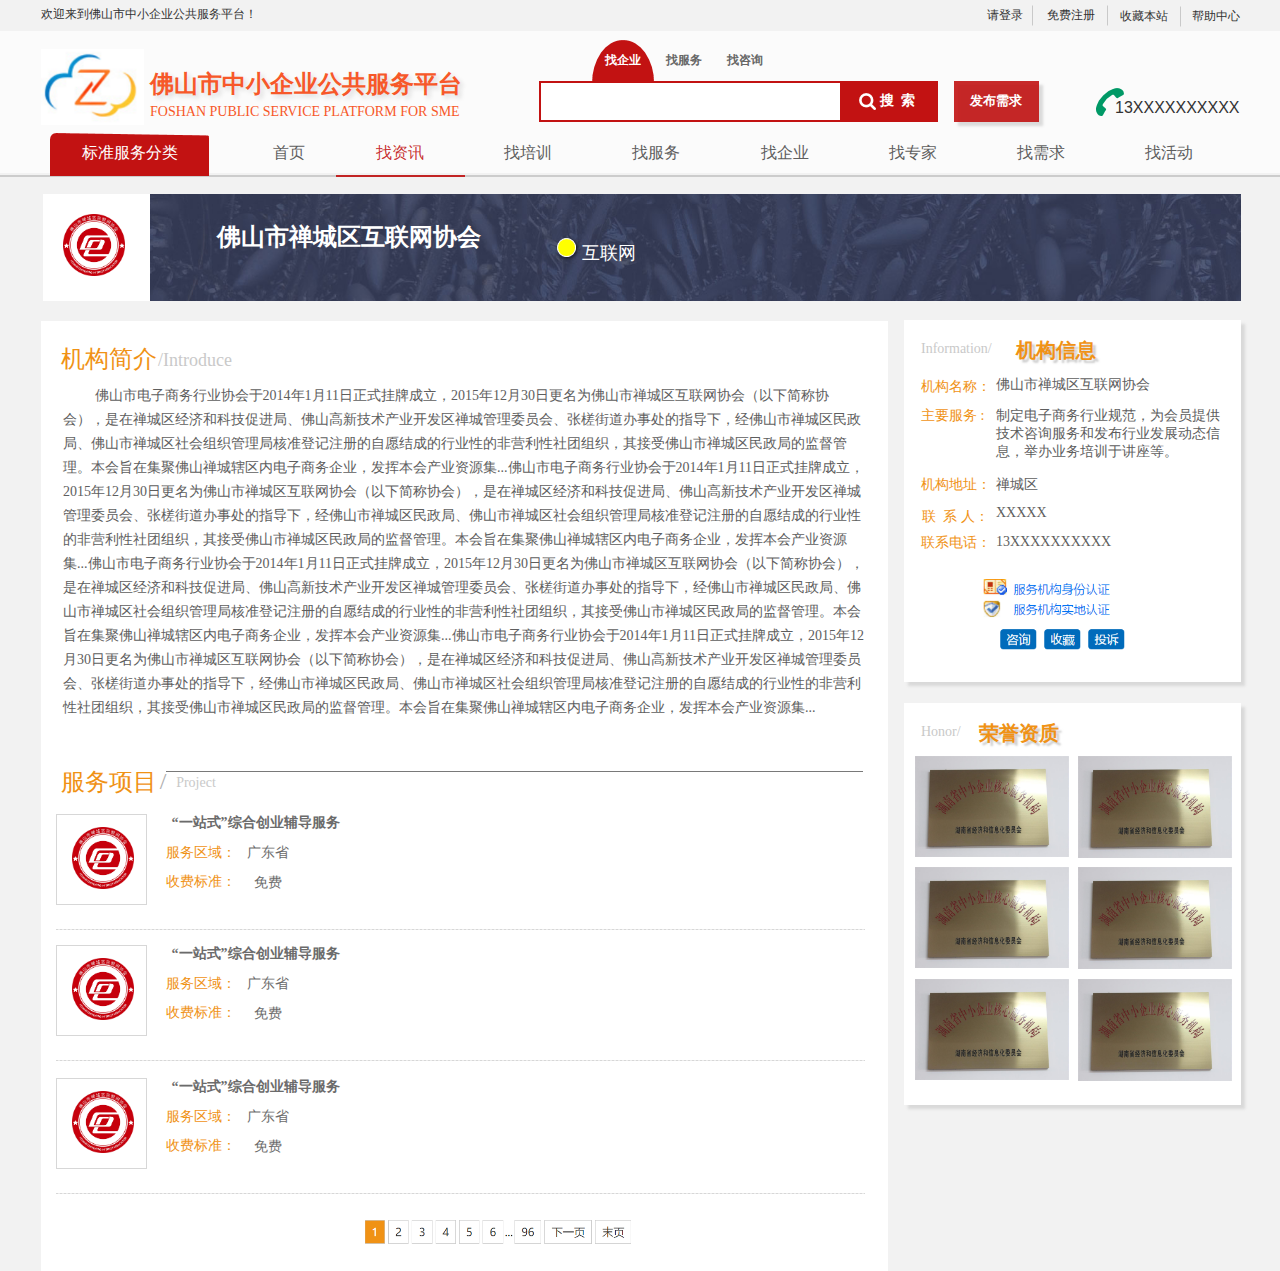
<file: axure-rp/机构详细.html>
﻿<!DOCTYPE html>
<html>
  <head>
    <title>机构详细</title>
    <meta http-equiv="X-UA-Compatible" content="IE=edge"/>
    <meta http-equiv="content-type" content="text/html; charset=utf-8"/>
    <meta name="apple-mobile-web-app-capable" content="yes"/>
    <link href="resources/css/jquery-ui-themes.css" type="text/css" rel="stylesheet"/>
    <link href="resources/css/axure_rp_page.css" type="text/css" rel="stylesheet"/>
    <link href="data/styles.css" type="text/css" rel="stylesheet"/>
    <link href="files/机构详细/styles.css" type="text/css" rel="stylesheet"/>
    <script src="resources/scripts/jquery-1.7.1.min.js"></script>
    <script src="resources/scripts/jquery-ui-1.8.10.custom.min.js"></script>
    <script src="resources/scripts/axure/axQuery.js"></script>
    <script src="resources/scripts/axure/globals.js"></script>
    <script src="resources/scripts/axutils.js"></script>
    <script src="resources/scripts/axure/annotation.js"></script>
    <script src="resources/scripts/axure/axQuery.std.js"></script>
    <script src="resources/scripts/axure/doc.js"></script>
    <script src="data/document.js"></script>
    <script src="resources/scripts/messagecenter.js"></script>
    <script src="resources/scripts/axure/events.js"></script>
    <script src="resources/scripts/axure/recording.js"></script>
    <script src="resources/scripts/axure/action.js"></script>
    <script src="resources/scripts/axure/expr.js"></script>
    <script src="resources/scripts/axure/geometry.js"></script>
    <script src="resources/scripts/axure/flyout.js"></script>
    <script src="resources/scripts/axure/ie.js"></script>
    <script src="resources/scripts/axure/model.js"></script>
    <script src="resources/scripts/axure/repeater.js"></script>
    <script src="resources/scripts/axure/sto.js"></script>
    <script src="resources/scripts/axure/utils.temp.js"></script>
    <script src="resources/scripts/axure/variables.js"></script>
    <script src="resources/scripts/axure/drag.js"></script>
    <script src="resources/scripts/axure/move.js"></script>
    <script src="resources/scripts/axure/visibility.js"></script>
    <script src="resources/scripts/axure/style.js"></script>
    <script src="resources/scripts/axure/adaptive.js"></script>
    <script src="resources/scripts/axure/tree.js"></script>
    <script src="resources/scripts/axure/init.temp.js"></script>
    <script src="files/机构详细/data.js"></script>
    <script src="resources/scripts/axure/legacy.js"></script>
    <script src="resources/scripts/axure/viewer.js"></script>
    <script src="resources/scripts/axure/math.js"></script>
    <script type="text/javascript">
      $axure.utils.getTransparentGifPath = function() { return 'resources/images/transparent.gif'; };
      $axure.utils.getOtherPath = function() { return 'resources/Other.html'; };
      $axure.utils.getReloadPath = function() { return 'resources/reload.html'; };
    </script>
  </head>
  <body>
    <div id="base" class="">

      <!-- Unnamed (矩形) -->
      <div id="u1364" class="ax_default box_2">
        <img id="u1364_img" class="img " src="images/机构详细/u1364.png"/>
        <!-- Unnamed () -->
        <div id="u1365" class="text" style="display: none; visibility: hidden">
          <p><span></span></p>
        </div>
      </div>

      <!-- Unnamed (动态面板) -->
      <div id="u1366" class="ax_default">
        <div id="u1366_state0" class="panel_state" data-label="State1">
          <div id="u1366_state0_content" class="panel_state_content">
          </div>
        </div>
      </div>

      <!-- Unnamed (动态面板) -->
      <div id="u1367" class="ax_default">
        <div id="u1367_state0" class="panel_state" data-label="nav-bg">
          <div id="u1367_state0_content" class="panel_state_content">
          </div>
        </div>
      </div>

      <!-- Unnamed (top-bg) -->

      <!-- Unnamed (动态面板) -->
      <div id="u1369" class="ax_default">
        <div id="u1369_state0" class="panel_state" data-label="top">
          <div id="u1369_state0_content" class="panel_state_content">
          </div>
        </div>
      </div>

      <!-- Unnamed (top-left) -->

      <!-- Unnamed (矩形) -->
      <div id="u1371" class="ax_default label">
        <img id="u1371_img" class="img " src="images/首页/u32.png"/>
        <!-- Unnamed () -->
        <div id="u1372" class="text" style="visibility: visible;">
          <p><span>欢迎来到佛山市中小企业公共服务平台！</span></p>
        </div>
      </div>

      <!-- Unnamed (top-right) -->

      <!-- Unnamed (矩形) -->
      <div id="u1374" class="ax_default label">
        <img id="u1374_img" class="img " src="images/首页/u35.png"/>
        <!-- Unnamed () -->
        <div id="u1375" class="text" style="visibility: visible;">
          <p><span>请登录</span></p>
        </div>
      </div>

      <!-- Unnamed (矩形) -->
      <div id="u1376" class="ax_default label">
        <img id="u1376_img" class="img " src="images/首页/u37.png"/>
        <!-- Unnamed () -->
        <div id="u1377" class="text" style="visibility: visible;">
          <p><span>免费注册</span></p>
        </div>
      </div>

      <!-- Unnamed (矩形) -->
      <div id="u1378" class="ax_default label">
        <img id="u1378_img" class="img " src="images/首页/u37.png"/>
        <!-- Unnamed () -->
        <div id="u1379" class="text" style="visibility: visible;">
          <p><span>收藏本站</span></p>
        </div>
      </div>

      <!-- Unnamed (矩形) -->
      <div id="u1380" class="ax_default label">
        <img id="u1380_img" class="img " src="images/首页/u41.png"/>
        <!-- Unnamed () -->
        <div id="u1381" class="text" style="visibility: visible;">
          <p><span>帮助中心</span></p>
        </div>
      </div>

      <!-- Unnamed (搜索) -->

      <!-- Unnamed (组合) -->
      <div id="u1383" class="ax_default">

        <!-- Unnamed (占位符) -->
        <div id="u1384" class="ax_default placeholder ax_default_hidden" style="display: none; visibility: hidden">
          <img id="u1384_img" class="img " src="images/首页/u46.png"/>
          <!-- Unnamed () -->
          <div id="u1385" class="text" style="visibility: visible;">
            <p><span>LOGO</span></p>
          </div>
        </div>

        <!-- Unnamed (矩形) -->
        <div id="u1386" class="ax_default button">
          <img id="u1386_img" class="img " src="images/首页/u48.png"/>
          <!-- Unnamed () -->
          <div id="u1387" class="text" style="visibility: visible;">
            <p><span>&nbsp;&nbsp; &nbsp; 搜&nbsp; 索</span></p>
          </div>
        </div>

        <!-- Unnamed (矩形) -->
        <div id="u1388" class="ax_default box_1">
          <img id="u1388_img" class="img " src="images/首页/u50.png"/>
          <!-- Unnamed () -->
          <div id="u1389" class="text" style="display: none; visibility: hidden">
            <p><span></span></p>
          </div>
        </div>

        <!-- Unnamed (文本框) -->
        <div id="u1390" class="ax_default text_field">
          <input id="u1390_input" type="text" value=""/>
        </div>

        <!-- Unnamed (形状) -->
        <div id="u1391" class="ax_default icon">
          <img id="u1391_img" class="img " src="images/首页/u53.png"/>
          <!-- Unnamed () -->
          <div id="u1392" class="text" style="display: none; visibility: hidden">
            <p><span></span></p>
          </div>
        </div>

        <!-- Unnamed (半圆形) -->
        <div id="u1393" class="ax_default label">
          <img id="u1393_img" class="img " src="images/首页/u55.png"/>
          <!-- Unnamed () -->
          <div id="u1394" class="text" style="visibility: visible;">
            <p><span>找企业</span></p>
          </div>
        </div>

        <!-- Unnamed (半圆形) -->
        <div id="u1395" class="ax_default label">
          <img id="u1395_img" class="img " src="images/首页/u57.png"/>
          <!-- Unnamed () -->
          <div id="u1396" class="text" style="visibility: visible;">
            <p><span>找服务</span></p>
          </div>
        </div>

        <!-- Unnamed (半圆形) -->
        <div id="u1397" class="ax_default label">
          <img id="u1397_img" class="img " src="images/首页/u57.png"/>
          <!-- Unnamed () -->
          <div id="u1398" class="text" style="visibility: visible;">
            <p><span>找咨询</span></p>
          </div>
        </div>

        <!-- Unnamed (矩形) -->
        <div id="u1399" class="ax_default button">
          <img id="u1399_img" class="img " src="images/首页/u61.png"/>
          <!-- Unnamed () -->
          <div id="u1400" class="text" style="visibility: visible;">
            <p><span>发布需求</span></p>
          </div>
        </div>

        <!-- Unnamed (形状) -->
        <div id="u1401" class="ax_default icon">
          <img id="u1401_img" class="img " src="images/首页/u63.png"/>
          <!-- Unnamed () -->
          <div id="u1402" class="text" style="display: none; visibility: hidden">
            <p><span></span></p>
          </div>
        </div>

        <!-- Unnamed (矩形) -->
        <div id="u1403" class="ax_default label">
          <img id="u1403_img" class="img " src="images/首页/u65.png"/>
          <!-- Unnamed () -->
          <div id="u1404" class="text" style="visibility: visible;">
            <p><span>13XXXXXXXXXX</span></p>
          </div>
        </div>

        <!-- Unnamed (logo) -->

        <!-- Unnamed (组合) -->
        <div id="u1406" class="ax_default">

          <!-- Unnamed (矩形) -->
          <div id="u1407" class="ax_default _二级标题">
            <img id="u1407_img" class="img " src="images/首页/u69.png"/>
            <!-- Unnamed () -->
            <div id="u1408" class="text" style="visibility: visible;">
              <p><span>佛山市中小企业公共服务平台</span></p>
            </div>
          </div>

          <!-- Unnamed (矩形) -->
          <div id="u1409" class="ax_default label">
            <img id="u1409_img" class="img " src="images/首页/u71.png"/>
            <!-- Unnamed () -->
            <div id="u1410" class="text" style="visibility: visible;">
              <p><span>FOSHAN PUBLIC SERVICE PLATFORM FOR SME</span></p>
            </div>
          </div>

          <!-- Unnamed (图片) -->
          <div id="u1411" class="ax_default _图片">
            <img id="u1411_img" class="img " src="images/首页/u73.png"/>
            <!-- Unnamed () -->
            <div id="u1412" class="text" style="display: none; visibility: hidden">
              <p><span></span></p>
            </div>
          </div>
        </div>
      </div>

      <!-- Unnamed (nav) -->

      <!-- Unnamed (组合) -->
      <div id="u1414" class="ax_default">

        <!-- 找资讯 (矩形) -->
        <div id="u1415" class="ax_default label selected" data-label="找资讯">
          <img id="u1415_img" class="img " src="images/首页/找资讯_u77_selected.png"/>
          <!-- Unnamed () -->
          <div id="u1416" class="text" style="visibility: visible;">
            <p><span>找资讯</span></p>
          </div>
        </div>

        <!-- 找培训 (矩形) -->
        <div id="u1417" class="ax_default label" data-label="找培训">
          <img id="u1417_img" class="img " src="images/首页/找资讯_u77.png"/>
          <!-- Unnamed () -->
          <div id="u1418" class="text" style="visibility: visible;">
            <p><span>找培训</span></p>
          </div>
        </div>

        <!-- 找服务 (矩形) -->
        <div id="u1419" class="ax_default label" data-label="找服务">
          <img id="u1419_img" class="img " src="images/首页/找资讯_u77.png"/>
          <!-- Unnamed () -->
          <div id="u1420" class="text" style="visibility: visible;">
            <p><span>找服务</span></p>
          </div>
        </div>

        <!-- 找企业 (矩形) -->
        <div id="u1421" class="ax_default label" data-label="找企业">
          <img id="u1421_img" class="img " src="images/首页/找资讯_u77.png"/>
          <!-- Unnamed () -->
          <div id="u1422" class="text" style="visibility: visible;">
            <p><span>找企业</span></p>
          </div>
        </div>

        <!-- 找专家 (矩形) -->
        <div id="u1423" class="ax_default label" data-label="找专家">
          <img id="u1423_img" class="img " src="images/首页/找资讯_u77.png"/>
          <!-- Unnamed () -->
          <div id="u1424" class="text" style="visibility: visible;">
            <p><span>找专家</span></p>
          </div>
        </div>

        <!-- 首页 (矩形) -->
        <div id="u1425" class="ax_default label" data-label="首页">
          <img id="u1425_img" class="img " src="images/首页/首页_u87.png"/>
          <!-- Unnamed () -->
          <div id="u1426" class="text" style="visibility: visible;">
            <p><span>首页</span></p>
          </div>
        </div>

        <!-- 找需求 (矩形) -->
        <div id="u1427" class="ax_default label" data-label="找需求">
          <img id="u1427_img" class="img " src="images/首页/找资讯_u77.png"/>
          <!-- Unnamed () -->
          <div id="u1428" class="text" style="visibility: visible;">
            <p><span>找需求</span></p>
          </div>
        </div>

        <!-- Unnamed (形状) -->
        <div id="u1429" class="ax_default label">
          <img id="u1429_img" class="img " src="images/首页/u91.png"/>
          <!-- Unnamed () -->
          <div id="u1430" class="text" style="visibility: visible;">
            <p><span>标准服务分类</span></p>
          </div>
        </div>

        <!-- 找活动 (矩形) -->
        <div id="u1431" class="ax_default label" data-label="找活动">
          <img id="u1431_img" class="img " src="images/首页/找资讯_u77.png"/>
          <!-- Unnamed () -->
          <div id="u1432" class="text" style="visibility: visible;">
            <p><span>找活动</span></p>
          </div>
        </div>
      </div>

      <!-- Unnamed (图片) -->
      <div id="u1433" class="ax_default _图片">
        <img id="u1433_img" class="img " src="images/机构详细/u1433.jpg"/>
        <!-- Unnamed () -->
        <div id="u1434" class="text" style="display: none; visibility: hidden">
          <p><span></span></p>
        </div>
      </div>

      <!-- Unnamed (矩形) -->
      <div id="u1435" class="ax_default box_2">
        <img id="u1435_img" class="img " src="images/机构详细/u1435.png"/>
        <!-- Unnamed () -->
        <div id="u1436" class="text" style="display: none; visibility: hidden">
          <p><span></span></p>
        </div>
      </div>

      <!-- Unnamed (图片) -->
      <div id="u1437" class="ax_default _图片">
        <img id="u1437_img" class="img " src="images/首页/u344.png"/>
        <!-- Unnamed () -->
        <div id="u1438" class="text" style="display: none; visibility: hidden">
          <p><span></span></p>
        </div>
      </div>

      <!-- Unnamed (矩形) -->
      <div id="u1439" class="ax_default label">
        <img id="u1439_img" class="img " src="images/机构详细/u1439.png"/>
        <!-- Unnamed () -->
        <div id="u1440" class="text" style="visibility: visible;">
          <p><span>佛山市禅城区互联网协会</span></p>
        </div>
      </div>

      <!-- Unnamed (矩形) -->
      <div id="u1441" class="ax_default label">
        <img id="u1441_img" class="img " src="images/机构详细/u1441.png"/>
        <!-- Unnamed () -->
        <div id="u1442" class="text" style="visibility: visible;">
          <p><span>互联网</span></p>
        </div>
      </div>

      <!-- Unnamed (椭圆形) -->
      <div id="u1443" class="ax_default marker">
        <img id="u1443_img" class="img " src="images/机构详细/u1443.png"/>
        <!-- Unnamed () -->
        <div id="u1444" class="text" style="display: none; visibility: hidden">
          <p><span></span></p>
        </div>
      </div>

      <!-- Unnamed (矩形) -->
      <div id="u1445" class="ax_default label">
        <img id="u1445_img" class="img " src="images/机构详细/u1445.png"/>
        <!-- Unnamed () -->
        <div id="u1446" class="text" style="visibility: visible;">
          <p><span>机构简介</span></p>
        </div>
      </div>

      <!-- Unnamed (矩形) -->
      <div id="u1447" class="ax_default label">
        <img id="u1447_img" class="img " src="images/机构详细/u1447.png"/>
        <!-- Unnamed () -->
        <div id="u1448" class="text" style="visibility: visible;">
          <p><span>/Introduce</span></p>
        </div>
      </div>

      <!-- Unnamed (矩形) -->
      <div id="u1449" class="ax_default _文本段落">
        <img id="u1449_img" class="img " src="images/机构详细/u1449.png"/>
        <!-- Unnamed () -->
        <div id="u1450" class="text" style="visibility: visible;">
          <p><span>&nbsp;&nbsp; &nbsp; &nbsp; &nbsp; 佛山市电子商务行业协会于2014年1月11日正式挂牌成立，2015年12月30日更名为佛山市禅城区互联网协会（以下简称协会），是在禅城区经济和科技促进局、佛山高新技术产业开发区禅城管理委员会、张槎街道办事处的指导下，经佛山市禅城区民政局、佛山市禅城区社会组织管理局核准登记注册的自愿结成的行业性的非营利性社团组织，其接受佛山市禅城区民政局的监督管理。本会旨在集聚佛山禅城辖区内电子商务企业，发挥本会产业资源集...佛山市电子商务行业协会于2014年1月11日正式挂牌成立，2015年12月30日更名为佛山市禅城区互联网协会（以下简称协会），是在禅城区经济和科技促进局、佛山高新技术产业开发区禅城管理委员会、张槎街道办事处的指导下，经佛山市禅城区民政局、佛山市禅城区社会组织管理局核准登记注册的自愿结成的行业性的非营利性社团组织，其接受佛山市禅城区民政局的监督管理。本会旨在集聚佛山禅城辖区内电子商务企业，发挥本会产业资源集...佛山市电子商务行业协会于2014年1月11日正式挂牌成立，2015年12月30日更名为佛山市禅城区互联网协会（以下简称协会），是在禅城区经济和科技促进局、佛山高新技术产业开发区禅城管理委员会、张槎街道办事处的指导下，经佛山市禅城区民政局、佛山市禅城区社会组织管理局核准登记注册的自愿结成的行业性的非营利性社团组织，其接受佛山市禅城区民政局的监督管理。本会旨在集聚佛山禅城辖区内电子商务企业，发挥本会产业资源集...佛山市电子商务行业协会于2014年1月11日正式挂牌成立，2015年12月30日更名为佛山市禅城区互联网协会（以下简称协会），是在禅城区经济和科技促进局、佛山高新技术产业开发区禅城管理委员会、张槎街道办事处的指导下，经佛山市禅城区民政局、佛山市禅城区社会组织管理局核准登记注册的自愿结成的行业性的非营利性社团组织，其接受佛山市禅城区民政局的监督管理。本会旨在集聚佛山禅城辖区内电子商务企业，发挥本会产业资源集...</span></p>
        </div>
      </div>

      <!-- Unnamed (矩形) -->
      <div id="u1451" class="ax_default box_2">
        <img id="u1451_img" class="img " src="images/机构详细/u1451.png"/>
        <!-- Unnamed () -->
        <div id="u1452" class="text" style="display: none; visibility: hidden">
          <p><span></span></p>
        </div>
      </div>

      <!-- Unnamed (矩形) -->
      <div id="u1453" class="ax_default label">
        <img id="u1453_img" class="img " src="images/机构详细/u1453.png"/>
        <!-- Unnamed () -->
        <div id="u1454" class="text" style="visibility: visible;">
          <p><span>机构信息</span></p>
        </div>
      </div>

      <!-- Unnamed (矩形) -->
      <div id="u1455" class="ax_default label">
        <img id="u1455_img" class="img " src="images/机构详细/u1455.png"/>
        <!-- Unnamed () -->
        <div id="u1456" class="text" style="visibility: visible;">
          <p><span>Information/</span></p>
        </div>
      </div>

      <!-- Unnamed (矩形) -->
      <div id="u1457" class="ax_default label">
        <img id="u1457_img" class="img " src="images/机构详细/u1457.png"/>
        <!-- Unnamed () -->
        <div id="u1458" class="text" style="visibility: visible;">
          <p><span>机构名称：</span></p>
        </div>
      </div>

      <!-- Unnamed (矩形) -->
      <div id="u1459" class="ax_default label">
        <img id="u1459_img" class="img " src="images/找服务/u1019.png"/>
        <!-- Unnamed () -->
        <div id="u1460" class="text" style="visibility: visible;">
          <p><span>佛山市禅城区互联网协会</span></p>
        </div>
      </div>

      <!-- Unnamed (矩形) -->
      <div id="u1461" class="ax_default label">
        <img id="u1461_img" class="img " src="images/机构详细/u1461.png"/>
        <!-- Unnamed () -->
        <div id="u1462" class="text" style="visibility: visible;">
          <p><span>主要服务 :</span></p>
        </div>
      </div>

      <!-- Unnamed (矩形) -->
      <div id="u1463" class="ax_default label">
        <img id="u1463_img" class="img " src="images/机构详细/u1463.png"/>
        <!-- Unnamed () -->
        <div id="u1464" class="text" style="visibility: visible;">
          <p><span>制定电子商务行业规范，为会员提供</span></p><p><span>技术咨询服务和发布行业发展动态信</span></p><p><span>息，举办业务培训于讲座等。</span></p>
        </div>
      </div>

      <!-- Unnamed (矩形) -->
      <div id="u1465" class="ax_default label">
        <img id="u1465_img" class="img " src="images/机构详细/u1457.png"/>
        <!-- Unnamed () -->
        <div id="u1466" class="text" style="visibility: visible;">
          <p><span>机构地址：</span></p>
        </div>
      </div>

      <!-- Unnamed (矩形) -->
      <div id="u1467" class="ax_default label">
        <img id="u1467_img" class="img " src="images/机构详细/u1467.png"/>
        <!-- Unnamed () -->
        <div id="u1468" class="text" style="visibility: visible;">
          <p><span>禅城区</span></p>
        </div>
      </div>

      <!-- Unnamed (矩形) -->
      <div id="u1469" class="ax_default label">
        <img id="u1469_img" class="img " src="images/机构详细/u1469.png"/>
        <!-- Unnamed () -->
        <div id="u1470" class="text" style="visibility: visible;">
          <p><span>联&nbsp; 系 人：</span></p>
        </div>
      </div>

      <!-- Unnamed (矩形) -->
      <div id="u1471" class="ax_default label">
        <img id="u1471_img" class="img " src="images/机构详细/u1471.png"/>
        <!-- Unnamed () -->
        <div id="u1472" class="text" style="visibility: visible;">
          <p><span>XXXXX</span></p>
        </div>
      </div>

      <!-- Unnamed (矩形) -->
      <div id="u1473" class="ax_default label">
        <img id="u1473_img" class="img " src="images/机构详细/u1457.png"/>
        <!-- Unnamed () -->
        <div id="u1474" class="text" style="visibility: visible;">
          <p><span>联系电话：</span></p>
        </div>
      </div>

      <!-- Unnamed (矩形) -->
      <div id="u1475" class="ax_default label">
        <img id="u1475_img" class="img " src="images/机构详细/u1475.png"/>
        <!-- Unnamed () -->
        <div id="u1476" class="text" style="visibility: visible;">
          <p><span>13XXXXXXXXXX</span></p>
        </div>
      </div>

      <!-- Unnamed (图片) -->
      <div id="u1477" class="ax_default _图片">
        <img id="u1477_img" class="img " src="images/机构详细/u1477.png"/>
        <!-- Unnamed () -->
        <div id="u1478" class="text" style="display: none; visibility: hidden">
          <p><span></span></p>
        </div>
      </div>

      <!-- Unnamed (矩形) -->
      <div id="u1479" class="ax_default label">
        <img id="u1479_img" class="img " src="images/机构详细/u1445.png"/>
        <!-- Unnamed () -->
        <div id="u1480" class="text" style="visibility: visible;">
          <p><span>服务项目</span></p>
        </div>
      </div>

      <!-- Unnamed (矩形) -->
      <div id="u1481" class="ax_default label">
        <img id="u1481_img" class="img " src="images/机构详细/u1471.png"/>
        <!-- Unnamed () -->
        <div id="u1482" class="text" style="visibility: visible;">
          <p><span>Project</span></p>
        </div>
      </div>

      <!-- Unnamed (水平线) -->
      <div id="u1483" class="ax_default line">
        <img id="u1483_img" class="img " src="images/机构详细/u1483.png"/>
        <!-- Unnamed () -->
        <div id="u1484" class="text" style="display: none; visibility: hidden">
          <p><span></span></p>
        </div>
      </div>

      <!-- Unnamed (矩形) -->
      <div id="u1485" class="ax_default label">
        <img id="u1485_img" class="img " src="images/机构详细/u1485.png"/>
        <!-- Unnamed () -->
        <div id="u1486" class="text" style="visibility: visible;">
          <p><span>/</span></p>
        </div>
      </div>

      <!-- Unnamed (组合) -->
      <div id="u1487" class="ax_default">

        <!-- Unnamed (组合) -->
        <div id="u1488" class="ax_default">

          <!-- Unnamed (矩形) -->
          <div id="u1489" class="ax_default box_1">
            <img id="u1489_img" class="img " src="images/机构详细/u1489.png"/>
            <!-- Unnamed () -->
            <div id="u1490" class="text" style="display: none; visibility: hidden">
              <p><span></span></p>
            </div>
          </div>

          <!-- Unnamed (图片) -->
          <div id="u1491" class="ax_default _图片">
            <img id="u1491_img" class="img " src="images/首页/u344.png"/>
            <!-- Unnamed () -->
            <div id="u1492" class="text" style="display: none; visibility: hidden">
              <p><span></span></p>
            </div>
          </div>
        </div>

        <!-- Unnamed (矩形) -->
        <div id="u1493" class="ax_default label">
          <img id="u1493_img" class="img " src="images/机构详细/u1493.png"/>
          <!-- Unnamed () -->
          <div id="u1494" class="text" style="visibility: visible;">
            <p><span>“一站式”综合创业辅导服务</span></p>
          </div>
        </div>

        <!-- Unnamed (矩形) -->
        <div id="u1495" class="ax_default label">
          <img id="u1495_img" class="img " src="images/机构详细/u1457.png"/>
          <!-- Unnamed () -->
          <div id="u1496" class="text" style="visibility: visible;">
            <p><span>服务区域：</span></p>
          </div>
        </div>

        <!-- Unnamed (矩形) -->
        <div id="u1497" class="ax_default label">
          <img id="u1497_img" class="img " src="images/机构详细/u1467.png"/>
          <!-- Unnamed () -->
          <div id="u1498" class="text" style="visibility: visible;">
            <p><span>广东省</span></p>
          </div>
        </div>

        <!-- Unnamed (矩形) -->
        <div id="u1499" class="ax_default label">
          <img id="u1499_img" class="img " src="images/机构详细/u1457.png"/>
          <!-- Unnamed () -->
          <div id="u1500" class="text" style="visibility: visible;">
            <p><span>收费标准：</span></p>
          </div>
        </div>

        <!-- Unnamed (矩形) -->
        <div id="u1501" class="ax_default label">
          <img id="u1501_img" class="img " src="images/找服务/u981.png"/>
          <!-- Unnamed () -->
          <div id="u1502" class="text" style="visibility: visible;">
            <p><span>免费</span></p>
          </div>
        </div>

        <!-- Unnamed (水平线) -->
        <div id="u1503" class="ax_default line">
          <img id="u1503_img" class="img " src="images/机构详细/u1503.png"/>
          <!-- Unnamed () -->
          <div id="u1504" class="text" style="display: none; visibility: hidden">
            <p><span></span></p>
          </div>
        </div>
      </div>

      <!-- Unnamed (组合) -->
      <div id="u1505" class="ax_default">

        <!-- Unnamed (组合) -->
        <div id="u1506" class="ax_default">

          <!-- Unnamed (矩形) -->
          <div id="u1507" class="ax_default box_1">
            <img id="u1507_img" class="img " src="images/机构详细/u1489.png"/>
            <!-- Unnamed () -->
            <div id="u1508" class="text" style="display: none; visibility: hidden">
              <p><span></span></p>
            </div>
          </div>

          <!-- Unnamed (图片) -->
          <div id="u1509" class="ax_default _图片">
            <img id="u1509_img" class="img " src="images/首页/u344.png"/>
            <!-- Unnamed () -->
            <div id="u1510" class="text" style="display: none; visibility: hidden">
              <p><span></span></p>
            </div>
          </div>
        </div>

        <!-- Unnamed (矩形) -->
        <div id="u1511" class="ax_default label">
          <img id="u1511_img" class="img " src="images/机构详细/u1493.png"/>
          <!-- Unnamed () -->
          <div id="u1512" class="text" style="visibility: visible;">
            <p><span>“一站式”综合创业辅导服务</span></p>
          </div>
        </div>

        <!-- Unnamed (矩形) -->
        <div id="u1513" class="ax_default label">
          <img id="u1513_img" class="img " src="images/机构详细/u1457.png"/>
          <!-- Unnamed () -->
          <div id="u1514" class="text" style="visibility: visible;">
            <p><span>服务区域：</span></p>
          </div>
        </div>

        <!-- Unnamed (矩形) -->
        <div id="u1515" class="ax_default label">
          <img id="u1515_img" class="img " src="images/机构详细/u1467.png"/>
          <!-- Unnamed () -->
          <div id="u1516" class="text" style="visibility: visible;">
            <p><span>广东省</span></p>
          </div>
        </div>

        <!-- Unnamed (矩形) -->
        <div id="u1517" class="ax_default label">
          <img id="u1517_img" class="img " src="images/机构详细/u1457.png"/>
          <!-- Unnamed () -->
          <div id="u1518" class="text" style="visibility: visible;">
            <p><span>收费标准：</span></p>
          </div>
        </div>

        <!-- Unnamed (矩形) -->
        <div id="u1519" class="ax_default label">
          <img id="u1519_img" class="img " src="images/找服务/u981.png"/>
          <!-- Unnamed () -->
          <div id="u1520" class="text" style="visibility: visible;">
            <p><span>免费</span></p>
          </div>
        </div>

        <!-- Unnamed (水平线) -->
        <div id="u1521" class="ax_default line">
          <img id="u1521_img" class="img " src="images/机构详细/u1503.png"/>
          <!-- Unnamed () -->
          <div id="u1522" class="text" style="display: none; visibility: hidden">
            <p><span></span></p>
          </div>
        </div>
      </div>

      <!-- Unnamed (组合) -->
      <div id="u1523" class="ax_default">

        <!-- Unnamed (组合) -->
        <div id="u1524" class="ax_default">

          <!-- Unnamed (矩形) -->
          <div id="u1525" class="ax_default box_1">
            <img id="u1525_img" class="img " src="images/机构详细/u1489.png"/>
            <!-- Unnamed () -->
            <div id="u1526" class="text" style="display: none; visibility: hidden">
              <p><span></span></p>
            </div>
          </div>

          <!-- Unnamed (图片) -->
          <div id="u1527" class="ax_default _图片">
            <img id="u1527_img" class="img " src="images/首页/u344.png"/>
            <!-- Unnamed () -->
            <div id="u1528" class="text" style="display: none; visibility: hidden">
              <p><span></span></p>
            </div>
          </div>
        </div>

        <!-- Unnamed (矩形) -->
        <div id="u1529" class="ax_default label">
          <img id="u1529_img" class="img " src="images/机构详细/u1493.png"/>
          <!-- Unnamed () -->
          <div id="u1530" class="text" style="visibility: visible;">
            <p><span>“一站式”综合创业辅导服务</span></p>
          </div>
        </div>

        <!-- Unnamed (矩形) -->
        <div id="u1531" class="ax_default label">
          <img id="u1531_img" class="img " src="images/机构详细/u1457.png"/>
          <!-- Unnamed () -->
          <div id="u1532" class="text" style="visibility: visible;">
            <p><span>服务区域：</span></p>
          </div>
        </div>

        <!-- Unnamed (矩形) -->
        <div id="u1533" class="ax_default label">
          <img id="u1533_img" class="img " src="images/机构详细/u1467.png"/>
          <!-- Unnamed () -->
          <div id="u1534" class="text" style="visibility: visible;">
            <p><span>广东省</span></p>
          </div>
        </div>

        <!-- Unnamed (矩形) -->
        <div id="u1535" class="ax_default label">
          <img id="u1535_img" class="img " src="images/机构详细/u1457.png"/>
          <!-- Unnamed () -->
          <div id="u1536" class="text" style="visibility: visible;">
            <p><span>收费标准：</span></p>
          </div>
        </div>

        <!-- Unnamed (矩形) -->
        <div id="u1537" class="ax_default label">
          <img id="u1537_img" class="img " src="images/找服务/u981.png"/>
          <!-- Unnamed () -->
          <div id="u1538" class="text" style="visibility: visible;">
            <p><span>免费</span></p>
          </div>
        </div>

        <!-- Unnamed (水平线) -->
        <div id="u1539" class="ax_default line">
          <img id="u1539_img" class="img " src="images/机构详细/u1503.png"/>
          <!-- Unnamed () -->
          <div id="u1540" class="text" style="display: none; visibility: hidden">
            <p><span></span></p>
          </div>
        </div>
      </div>

      <!-- Unnamed (图片) -->
      <div id="u1541" class="ax_default _图片">
        <img id="u1541_img" class="img " src="images/找服务/u1124.png"/>
        <!-- Unnamed () -->
        <div id="u1542" class="text" style="display: none; visibility: hidden">
          <p><span></span></p>
        </div>
      </div>

      <!-- Unnamed (矩形) -->
      <div id="u1543" class="ax_default box_2">
        <img id="u1543_img" class="img " src="images/机构详细/u1543.png"/>
        <!-- Unnamed () -->
        <div id="u1544" class="text" style="display: none; visibility: hidden">
          <p><span></span></p>
        </div>
      </div>

      <!-- Unnamed (矩形) -->
      <div id="u1545" class="ax_default label">
        <img id="u1545_img" class="img " src="images/机构详细/u1453.png"/>
        <!-- Unnamed () -->
        <div id="u1546" class="text" style="visibility: visible;">
          <p><span>荣誉资质</span></p>
        </div>
      </div>

      <!-- Unnamed (矩形) -->
      <div id="u1547" class="ax_default label">
        <img id="u1547_img" class="img " src="images/机构详细/u1547.png"/>
        <!-- Unnamed () -->
        <div id="u1548" class="text" style="visibility: visible;">
          <p><span>Honor/</span></p>
        </div>
      </div>

      <!-- Unnamed (图片) -->
      <div id="u1549" class="ax_default _图片">
        <img id="u1549_img" class="img " src="images/机构详细/u1549.png"/>
        <!-- Unnamed () -->
        <div id="u1550" class="text" style="display: none; visibility: hidden">
          <p><span></span></p>
        </div>
      </div>

      <!-- Unnamed (图片) -->
      <div id="u1551" class="ax_default _图片">
        <img id="u1551_img" class="img " src="images/机构详细/u1549.png"/>
        <!-- Unnamed () -->
        <div id="u1552" class="text" style="display: none; visibility: hidden">
          <p><span></span></p>
        </div>
      </div>

      <!-- Unnamed (图片) -->
      <div id="u1553" class="ax_default _图片">
        <img id="u1553_img" class="img " src="images/机构详细/u1549.png"/>
        <!-- Unnamed () -->
        <div id="u1554" class="text" style="display: none; visibility: hidden">
          <p><span></span></p>
        </div>
      </div>

      <!-- Unnamed (图片) -->
      <div id="u1555" class="ax_default _图片">
        <img id="u1555_img" class="img " src="images/机构详细/u1549.png"/>
        <!-- Unnamed () -->
        <div id="u1556" class="text" style="display: none; visibility: hidden">
          <p><span></span></p>
        </div>
      </div>

      <!-- Unnamed (图片) -->
      <div id="u1557" class="ax_default _图片">
        <img id="u1557_img" class="img " src="images/机构详细/u1549.png"/>
        <!-- Unnamed () -->
        <div id="u1558" class="text" style="display: none; visibility: hidden">
          <p><span></span></p>
        </div>
      </div>

      <!-- Unnamed (图片) -->
      <div id="u1559" class="ax_default _图片">
        <img id="u1559_img" class="img " src="images/机构详细/u1549.png"/>
        <!-- Unnamed () -->
        <div id="u1560" class="text" style="display: none; visibility: hidden">
          <p><span></span></p>
        </div>
      </div>
    </div>
  </body>
</html>
</file>
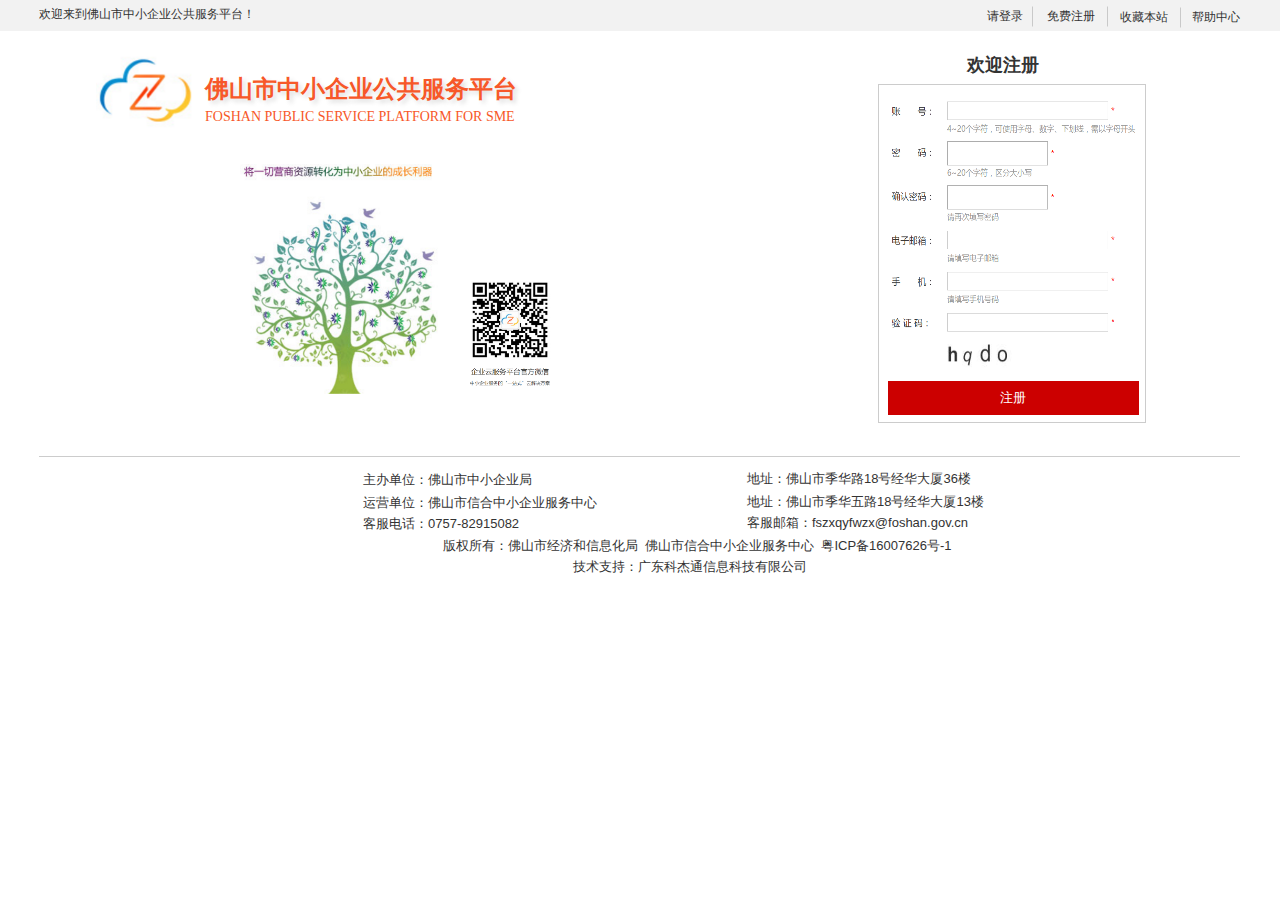
<file: axure-rp/注册.html>
﻿<!DOCTYPE html>
<html>
  <head>
    <title>注册</title>
    <meta http-equiv="X-UA-Compatible" content="IE=edge"/>
    <meta http-equiv="content-type" content="text/html; charset=utf-8"/>
    <meta name="apple-mobile-web-app-capable" content="yes"/>
    <link href="resources/css/jquery-ui-themes.css" type="text/css" rel="stylesheet"/>
    <link href="resources/css/axure_rp_page.css" type="text/css" rel="stylesheet"/>
    <link href="data/styles.css" type="text/css" rel="stylesheet"/>
    <link href="files/注册/styles.css" type="text/css" rel="stylesheet"/>
    <script src="resources/scripts/jquery-1.7.1.min.js"></script>
    <script src="resources/scripts/jquery-ui-1.8.10.custom.min.js"></script>
    <script src="resources/scripts/axure/axQuery.js"></script>
    <script src="resources/scripts/axure/globals.js"></script>
    <script src="resources/scripts/axutils.js"></script>
    <script src="resources/scripts/axure/annotation.js"></script>
    <script src="resources/scripts/axure/axQuery.std.js"></script>
    <script src="resources/scripts/axure/doc.js"></script>
    <script src="data/document.js"></script>
    <script src="resources/scripts/messagecenter.js"></script>
    <script src="resources/scripts/axure/events.js"></script>
    <script src="resources/scripts/axure/recording.js"></script>
    <script src="resources/scripts/axure/action.js"></script>
    <script src="resources/scripts/axure/expr.js"></script>
    <script src="resources/scripts/axure/geometry.js"></script>
    <script src="resources/scripts/axure/flyout.js"></script>
    <script src="resources/scripts/axure/ie.js"></script>
    <script src="resources/scripts/axure/model.js"></script>
    <script src="resources/scripts/axure/repeater.js"></script>
    <script src="resources/scripts/axure/sto.js"></script>
    <script src="resources/scripts/axure/utils.temp.js"></script>
    <script src="resources/scripts/axure/variables.js"></script>
    <script src="resources/scripts/axure/drag.js"></script>
    <script src="resources/scripts/axure/move.js"></script>
    <script src="resources/scripts/axure/visibility.js"></script>
    <script src="resources/scripts/axure/style.js"></script>
    <script src="resources/scripts/axure/adaptive.js"></script>
    <script src="resources/scripts/axure/tree.js"></script>
    <script src="resources/scripts/axure/init.temp.js"></script>
    <script src="files/注册/data.js"></script>
    <script src="resources/scripts/axure/legacy.js"></script>
    <script src="resources/scripts/axure/viewer.js"></script>
    <script src="resources/scripts/axure/math.js"></script>
    <script type="text/javascript">
      $axure.utils.getTransparentGifPath = function() { return 'resources/images/transparent.gif'; };
      $axure.utils.getOtherPath = function() { return 'resources/Other.html'; };
      $axure.utils.getReloadPath = function() { return 'resources/reload.html'; };
    </script>
  </head>
  <body>
    <div id="base" class="">

      <!-- Unnamed (logo) -->

      <!-- Unnamed (组合) -->
      <div id="u853" class="ax_default">

        <!-- Unnamed (矩形) -->
        <div id="u854" class="ax_default _二级标题">
          <img id="u854_img" class="img " src="images/首页/u69.png"/>
          <!-- Unnamed () -->
          <div id="u855" class="text" style="visibility: visible;">
            <p><span>佛山市中小企业公共服务平台</span></p>
          </div>
        </div>

        <!-- Unnamed (矩形) -->
        <div id="u856" class="ax_default label">
          <img id="u856_img" class="img " src="images/首页/u71.png"/>
          <!-- Unnamed () -->
          <div id="u857" class="text" style="visibility: visible;">
            <p><span>FOSHAN PUBLIC SERVICE PLATFORM FOR SME</span></p>
          </div>
        </div>

        <!-- Unnamed (图片) -->
        <div id="u858" class="ax_default _图片">
          <img id="u858_img" class="img " src="images/首页/u73.png"/>
          <!-- Unnamed () -->
          <div id="u859" class="text" style="display: none; visibility: hidden">
            <p><span></span></p>
          </div>
        </div>
      </div>

      <!-- Unnamed (top-bg) -->

      <!-- Unnamed (动态面板) -->
      <div id="u861" class="ax_default">
        <div id="u861_state0" class="panel_state" data-label="top">
          <div id="u861_state0_content" class="panel_state_content">
          </div>
        </div>
      </div>

      <!-- Unnamed (top-left) -->

      <!-- Unnamed (矩形) -->
      <div id="u863" class="ax_default label">
        <img id="u863_img" class="img " src="images/首页/u32.png"/>
        <!-- Unnamed () -->
        <div id="u864" class="text" style="visibility: visible;">
          <p><span>欢迎来到佛山市中小企业公共服务平台！</span></p>
        </div>
      </div>

      <!-- Unnamed (top-right) -->

      <!-- Unnamed (矩形) -->
      <div id="u866" class="ax_default label">
        <img id="u866_img" class="img " src="images/首页/u35.png"/>
        <!-- Unnamed () -->
        <div id="u867" class="text" style="visibility: visible;">
          <p><span>请登录</span></p>
        </div>
      </div>

      <!-- Unnamed (矩形) -->
      <div id="u868" class="ax_default label">
        <img id="u868_img" class="img " src="images/首页/u37.png"/>
        <!-- Unnamed () -->
        <div id="u869" class="text" style="visibility: visible;">
          <p><span>免费注册</span></p>
        </div>
      </div>

      <!-- Unnamed (矩形) -->
      <div id="u870" class="ax_default label">
        <img id="u870_img" class="img " src="images/首页/u37.png"/>
        <!-- Unnamed () -->
        <div id="u871" class="text" style="visibility: visible;">
          <p><span>收藏本站</span></p>
        </div>
      </div>

      <!-- Unnamed (矩形) -->
      <div id="u872" class="ax_default label">
        <img id="u872_img" class="img " src="images/首页/u41.png"/>
        <!-- Unnamed () -->
        <div id="u873" class="text" style="visibility: visible;">
          <p><span>帮助中心</span></p>
        </div>
      </div>

      <!-- Unnamed (footer) -->

      <!-- Unnamed (矩形) -->
      <div id="u875" class="ax_default label">
        <img id="u875_img" class="img " src="images/登录/u819.png"/>
        <!-- Unnamed () -->
        <div id="u876" class="text" style="visibility: visible;">
          <p><span>主办单位：佛山市中小企业局&nbsp; &nbsp; &nbsp; &nbsp; &nbsp; &nbsp; &nbsp; &nbsp; &nbsp; &nbsp; &nbsp; &nbsp; </span></p>
        </div>
      </div>

      <!-- Unnamed (矩形) -->
      <div id="u877" class="ax_default label">
        <img id="u877_img" class="img " src="images/登录/u821.png"/>
        <!-- Unnamed () -->
        <div id="u878" class="text" style="visibility: visible;">
          <p><span>地址：佛山市季华路18号经华大厦36楼</span></p>
        </div>
      </div>

      <!-- Unnamed (矩形) -->
      <div id="u879" class="ax_default label">
        <img id="u879_img" class="img " src="images/登录/u823.png"/>
        <!-- Unnamed () -->
        <div id="u880" class="text" style="visibility: visible;">
          <p><span>运营单位：佛山市信合中小企业服务中心 </span></p>
        </div>
      </div>

      <!-- Unnamed (矩形) -->
      <div id="u881" class="ax_default label">
        <img id="u881_img" class="img " src="images/登录/u825.png"/>
        <!-- Unnamed () -->
        <div id="u882" class="text" style="visibility: visible;">
          <p><span>地址：佛山市季华五路18号经华大厦13楼</span></p>
        </div>
      </div>

      <!-- Unnamed (矩形) -->
      <div id="u883" class="ax_default label">
        <img id="u883_img" class="img " src="images/登录/u827.png"/>
        <!-- Unnamed () -->
        <div id="u884" class="text" style="visibility: visible;">
          <p><span>客服电话：0757-82915082&nbsp; &nbsp; &nbsp; &nbsp; &nbsp; &nbsp; &nbsp; &nbsp; &nbsp; &nbsp; &nbsp; &nbsp; &nbsp; &nbsp; </span></p>
        </div>
      </div>

      <!-- Unnamed (矩形) -->
      <div id="u885" class="ax_default label">
        <img id="u885_img" class="img " src="images/登录/u829.png"/>
        <!-- Unnamed () -->
        <div id="u886" class="text" style="visibility: visible;">
          <p><span>客服邮箱：fszxqyfwzx@foshan.gov.cn</span></p>
        </div>
      </div>

      <!-- Unnamed (矩形) -->
      <div id="u887" class="ax_default label">
        <img id="u887_img" class="img " src="images/登录/u831.png"/>
        <!-- Unnamed () -->
        <div id="u888" class="text" style="visibility: visible;">
          <p><span>版权所有：佛山市经济和信息化局&nbsp; 佛山市信合中小企业服务中心&nbsp; 粤ICP备16007626号-1</span></p>
        </div>
      </div>

      <!-- Unnamed (矩形) -->
      <div id="u889" class="ax_default label">
        <img id="u889_img" class="img " src="images/登录/u823.png"/>
        <!-- Unnamed () -->
        <div id="u890" class="text" style="visibility: visible;">
          <p><span>技术支持：广东科杰通信息科技有限公司</span></p>
        </div>
      </div>

      <!-- Unnamed (水平线) -->
      <div id="u891" class="ax_default line">
        <img id="u891_img" class="img " src="images/登录/u835.png"/>
        <!-- Unnamed () -->
        <div id="u892" class="text" style="display: none; visibility: hidden">
          <p><span></span></p>
        </div>
      </div>

      <!-- Unnamed (文本框) -->
      <div id="u893" class="ax_default text_field">
        <input id="u893_input" type="text" value=""/>
      </div>

      <!-- Unnamed (文本框) -->
      <div id="u894" class="ax_default text_field">
        <input id="u894_input" type="text" value=""/>
      </div>

      <!-- Unnamed (文本框) -->
      <div id="u895" class="ax_default text_field">
        <input id="u895_input" type="text" value=""/>
      </div>

      <!-- Unnamed (图片) -->
      <div id="u896" class="ax_default _图片">
        <img id="u896_img" class="img " src="images/登录/u848.png"/>
        <!-- Unnamed () -->
        <div id="u897" class="text" style="display: none; visibility: hidden">
          <p><span></span></p>
        </div>
      </div>

      <!-- Unnamed (图片) -->
      <div id="u898" class="ax_default _图片">
        <img id="u898_img" class="img " src="images/登录/u850.png"/>
        <!-- Unnamed () -->
        <div id="u899" class="text" style="display: none; visibility: hidden">
          <p><span></span></p>
        </div>
      </div>

      <!-- Unnamed (图片) -->
      <div id="u900" class="ax_default _图片">
        <img id="u900_img" class="img " src="images/注册/u900.png"/>
        <!-- Unnamed () -->
        <div id="u901" class="text" style="display: none; visibility: hidden">
          <p><span></span></p>
        </div>
      </div>

      <!-- Unnamed (矩形) -->
      <div id="u902" class="ax_default _三级标题">
        <img id="u902_img" class="img " src="images/注册/u902.png"/>
        <!-- Unnamed () -->
        <div id="u903" class="text" style="visibility: visible;">
          <p><span>欢迎注册</span></p>
        </div>
      </div>

      <!-- Unnamed (矩形) -->
      <div id="u904" class="ax_default primary_button">
        <img id="u904_img" class="img " src="images/注册/u904.png"/>
        <!-- Unnamed () -->
        <div id="u905" class="text" style="visibility: visible;">
          <p><span>注册</span></p>
        </div>
      </div>
    </div>
  </body>
</html>
</file>
<file: css/about.css>
body,html{
	margin:0;
	padding: 0;
	font-size: 14px;
	background: #f1f1f1;
	font-family: '微软雅黑';
	overflow-x: hidden;
}
ul,ol,li,a,a:hover,a:focus,a:active,div{
	list-style: none;
	margin: 0;
	padding: 0;
	text-decoration: none;
}
#skill,#foot,#writing,#contact{
	padding: 40px 0;
	position: relative;
	/*top: 0;
	-webkit-transition: all 2 ease;
	-moz-transition: all .3s ease;
	-ms-transition: all .3s ease;
	-o-transition: all 2 ease;
	transition: all 2 ease;*/
}
.loading #header-wrap{
	top: 0;
	background: #ffcf05 url(../images/top_bg.png) repeat-x left bottom;
	height: 100%;
	-webkit-transition: height ease 1.5s;
	-moz-transition: height ease 1.5s;
	transition: height ease 1.5s;
}
.loading .main{
	opacity: 0;
}
.loading_bar{
	display: none;
}
.loading .loading_bar{
	opacity: 1;
	position: absolute;
	width: 415px;
	height: 39px;
	left: 0;
	right: 0;
	top: 0;
	bottom: 0;
	margin: auto;
	background: url(../images/loading_bar.png) no-repeat left top;
}
.loading .loading_bar>img{
	display: block;
	position: relative;
	top: 2px;
	left: 2px;
	-webkit-transition: width ease .5s;
	-moz-transition: width ease .5s;
	transition: width ease .5s;
}
.wrap{
	position: relative;
	left: 0;
	-webkit-transition: all .3s ease;
	-moz-transition: all .3s ease;
	-ms-transition: all .3s ease;
	-o-transition: all .3s ease;
	transition: all .3s ease;
}
.remove{
	width: 100%;
	left: 266px;
	-webkit-transition: all .3s ease;
	-moz-transition: all .3s ease;
	-ms-transition: all .3s ease;
	-o-transition: all .3s ease;
	transition: all .3s ease;
}
/*me-info start*/
.open-me{
	opacity: 1!important;
	left: 0!important;
}
.me-info{
	position: fixed;
	left: -100%;
	top: 0;
	width: 266px;
	height: 100%;
	background: #000;
	color: #fff;
	padding: 30px 10px;
	box-sizing:border-box;
	-webkit-transition: all .3s ease;
	-moz-transition: all .3s ease;
	-ms-transition: all .3s ease;
	-o-transition: all .3s ease;
	transition: all .3s ease;
	opacity: 0;
}
.me-info>.me>.me-pic{
	width: 160px;
	height: 160px;
	display: block;
	margin: 0 auto;
	/*overflow: hidden;*/
	border-radius: 50%;
	box-shadow: 0 0 15px #f9e249;
	
}
.me-pic .me-wrap{
	width: 160px;
	height: 160px;
	display: block;
	overflow: hidden;
	border-radius: 50%;
	position: relative;
	z-index: 1;
}
.me-pic .me-wrap img:hover{
	transform: scale(2);
	transition: .5s;
}
.me-pic .me-wrap img{
	width: 100%;
	height: 100%;
	border-radius: 50%;
	transition: .5s;
}
.me-info>.me>h3{
	font-size: 18px;
	text-align: center;
	padding: 10px 0;
	margin-bottom: 10px;
}
.me-txt{
	text-indent: 28px;
	line-height: 1.6;
	padding: 0 10px;
	margin-bottom: 30px;
}
.detail{
	padding-left: 10px;
	text-align: left;
	text-indent: 0!important;
	line-height: 1.6;
	text-shadow: 2px 2px 2px #f6b6ab;
	letter-spacing: 1px;
	font-size: 16px;
}
.detail>a{
	color: #d4d4d4;
}
.close{
	position: absolute;
	top: 10px;
	right: 10px;
	color: #d6d6d6;
	font-size: 20px;
	cursor: pointer;
}
.main{
	position: relative;
}
.main-bg{
	position: absolute;
	top: 0;
	left: 0;
	width: 100%;
	height: 100%;
	opacity: .8;
	background: #fff;
	z-index: 999;
	display: none;
	-ms-filter: "alpha(opacity=80)";
    filter: alpha(opacity=80);
    -webkit-transition: .01s opacity ease .2s;
    -moz-transition: .01s opacity ease .2s;
    -o-transition: .01s opacity ease .2s;
    -ms-transition: .01s opacity ease .2s;
    transition: .01s opacity ease .2s;
}
/*navbar start*/
#header-wrap{
	position: fixed;
	width: 100%;
	top: 0;
	z-index: 9999;
}
#header-wrap>ul{
	display: table;
	width:100%;
	height: 10px;
}
#header-wrap>ul>li{
	display: table-cell;
	height: 100%;
}
#header-wrap>ul>li:nth-of-type(1){
	background: #f12f25;
}
#header-wrap>ul>li:nth-of-type(2){
	background: #ff9531;
}
#header-wrap>ul>li:nth-of-type(3){
	background: #efd21f;
}
#header-wrap>ul>li:nth-of-type(4){
	background: #aec534;
}
#header-wrap>ul>li:nth-of-type(5){
	background: #24a5db;
}
#header-wrap>ul>li:nth-of-type(6){
	background: #5830cb;
}
.top-bar{
	width: 100%;
	padding: 5px 0;
	background: #000;
	color: #fff;
	position: relative;
}
.bar-wrap{
	width: 90%;
	margin: 0 auto;
	height: 32px;
}
.top-title{
	width: 40%;
	text-align: left;
	float: left;
	height: 32px;
}
.top-title>a{
	display: inline-block;
	line-height: 32px;
	padding: 0;
	margin: 0;
}
.top-title>a>img{
	width: 32px;
	margin-top: -3px;
	height: auto;
}
.top-title>h2{
	display: inline;
	font-size: 24px;
	letter-spacing: 1px;
	padding-right: 10px;
	padding-left: 6px
}
.top-title>span{
	display: inline-block;
	font-size: 12px;
	color: #ccc;
	letter-spacing: 1px;
}
.bar-main{
	width: 60%;
	float: right;
	text-align: right;
}
.nav-wrap{
	width: 100%;
	height: 32px;
	/*position: relative;*/
	/*overflow: hidden;*/
}
.nav-wrap>nav{
	width: 100%;
	height: 100%;
	float: right;
}
.small-nav{
	display: none;
}
.head-me{
	float: right;
    height: 32px;
    display: block;
    padding: 4px 0;
    box-sizing:border-box;
    cursor: pointer;
}
.head-me>img{
	display: block;
	height: 24px;
	line-height: 32px;
}
.nav-wrap>nav>ul{
	display: table;
	float: right;
}
.nav-wrap>nav>ul>li{
	display: table-cell;
}
.nav-wrap>nav>ul>li>a{
	color: #fff;
	padding: 0 10px;
	font-size: 16px;
	position: relative;
	line-height: 32px;
	font-family: '微软雅黑';
	letter-spacing: 6px;
}
.nav-wrap>nav>ul>li>a:after{
	content: "*";
	display: block;
	right: -6px;
	font-size: 20px;
	line-height: 32px;
	color: #fff;
	font-size: 20px;
	position: absolute;
	top: -2px;
}
.navActive{
	color: #b4b4b4!important;
}
/*navbar end*/
#writing{
	position: relative;
	overflow: hidden;
}
#writing:before{
	content: '';
	display: block;
	position: absolute;
	left: 0;
	top: 0;
	width: 3600px;
	height: 100%;
	background: url(../images/writing-bg.jpg);
	background-position: bottom left;
	background-repeat: repeat-x;
	moz-animation: bg 60s linear infinite;
    -webkit-animation: bg 60s linear infinite;
    -o-animation: bg 60s linear infinite;
    -ms-animation: bg 60s linear infinite;
    animation: bg 60s linear infinite;
    -moz-backface-visibility: hidden;
    -moz-transform: translate3d(0,0,0);
    -webkit-transform: translate3d(0,0,0);
    -o-transform: translate3d(0,0,0);
    -ms-transform: translate3d(0,0,0);
    transform: translate3d(0,0,0);
}
#about{
	padding: 30px 0;
	margin-bottom: 30px;
	position: relative;
	top: 0;
	-webkit-transition: all 2 ease;
	-moz-transition: all 2 ease;
	-ms-transition: all 2 ease;
	-o-transition: all 2 ease;
	transition: all 2 ease;
}
.info-wrap{
	height: 248px;
	background: url(../images/top-bg.jpg);
	background-size: 100% auto;
	background-position: center;
}
.info-bg{
	background: rgba(0,0,0,.7);
	width: 100%;
	height: 100%;
}
.info-img{
	padding-top: 60px;
	width: 100%;
	position: relative;
}
.info-img>img{
	display: block;
	width: 100px;
	margin: 15px auto;
}
.info-wrap p{
	color: #ccc;
	text-align: center;
	letter-spacing: 2px;
}
.se-title{
	padding: 50px 0;
}
.se-title>h2,.se-title>span,.se-title>h4{
	text-align: center;
	letter-spacing: .1rem;
}
.se-title>h2{
	letter-spacing: .5rem;
	font-size: 18px
}
.se-title>span{
	display: block;
	width: 10%;
	height: 2px;
	background: #871a04;
	margin: 14px auto;
}
.se-title>h4{
	text-transform: uppercase;
	font-size: 16px;
}
.ab-content{
	padding: 0 20%;
}
/*.onload{
	width: 100%;
	height: 100%;
}*/
.ab-content>p{
	text-align: center;
	color: #424242;
	padding: 6px 0;
}
.ab-content>p>span{
	padding: 2px 4px 0 4px;
	color: #1e1e34;
	font-weight: 400;
	font-size: 20px;
}
.ab-content>p:nth-of-type(1){
	font-size: 18px;
}
.wrap-me{
	width: 300px;
	height:300px;
	overflow: hidden;
	transform: rotate(-45deg);
	margin: 70px auto;
}
.wrap-me>img{
	width: 300px;
	height: 300px;
	transform: rotate(45deg) scale(1.38);
}
#skill{
	position: relative;
	background: url(../images/skill-bg.jpg);
	background-attachment: fixed;
	background-size: cover;
	background-position: center;
	background-repeat: no-repeat;
}
#skill:after{
	position: absolute;
	top: 0;
	left: 0;
	content: '';
	display: block;
	width: 100%;
	height: 100%;
	background: rgba(0,0,0,.4);
}
.sk-skill{
	color: #fff;
}
.wrap-sk{
	position: relative;
	z-index: 4;
}
.sk-content{
	color: #fff;
	padding: 0 20px;
	margin-top: 15px;
}
.sk-content>ul{
	display: table;
	width: 100%;
}
.sk-content>ul>li{
	display: table-cell;
	width: 25%;
	text-align: center;
}
.sk-co-title>p{
	font-style: italic;
	color: #ccc;
	margin: 10px 0 20px 0;
}
.sk-list{
	width: 100%;
}
.sk-list>li{
	width: 90%;
	padding: 15px 0;
	margin: 15px auto;
	border:1px solid #fff;
	text-transform: uppercase;
	letter-spacing: 2px;
	font-size: 16px;
}
/*foot start*/
.foot-content{
	padding:0 20px;
}
.event_wrap{
	overflow: hidden;
}
.wr-content{
	position: relative;
	z-index: 99;
	padding: 30px 0;
	padding-bottom: 50px;
	width: 90%;
	margin: 0 auto;
}
.event_wrap{
	/*transform: rotate(-90deg);*/
	/*transform: ;*/
}
.wr-title{
	position: relative;
	z-index: 100;
	color: #fff;
}
.wr-content>ul{
	display: table;
}
.wr-content>ul>li{
	display: table-cell;
	width: 25%;
	padding: 1%;
	box-sizing:border-box;
	position: relative;
	left: 20px;
	top: 40px;
	opacity: 0;
	-webkit-transition: all 1s ease-in;
    -moz-transition: all 1s ease-in;
    -ms-transition: all 1s ease-in;
    -o-transition: all 1s ease-in;
    transition: all 1s ease-in;
}
.wr-content>ul>li.fade{
	top: 0;
	left: 0;
	opacity: 1;
	-webkit-transition: all 1s ease-in;
    -moz-transition: all 1s ease-in;
    -ms-transition: all 1s ease-in;
    -o-transition: all 1s ease-in;
    transition: all 1s ease-in;
}
.wr-content>ul>li:nth-of-type(even){
	-webkit-transition: all 1.5s ease-in;
    -moz-transition: all 1.5s ease-in;
    -ms-transition: all 1.5s ease-in;
    -o-transition: all 1.5s ease-in;
    transition: all 1.5s ease-in;
}
.wr-img{
	width: 100%;	
}
.w-link{
	display: block;
	width: 100%;
	height: 100%;
	box-shadow: 2px 2px 2px #959595,4px 4px 2px #959595;
	position: relative;
	overflow: hidden;
}
.wr-img>img{
	width: 100%;
	-webkit-transform: scale(1);
    -moz-transform: scale(1);
    -ms-transform: scale(1);
    -o-transform: scale(1);
    transform: scale(1);
    -webkit-transition: all 0.2s ease-in;
    -moz-transition: all 0.2s ease-in;
    -ms-transition: all 0.2s ease-in;
    -o-transition: all 0.2s ease-in;
    transition: all 0.2s ease-in;
}
.w-txt{
	position: absolute;
	top: 100%;
	left: 0;
	width: 100%;
	height: 100%;
	color: #fff;
	/*padding: 10px;*/
	box-sizing:border-box;
	background: #10090b;
	opacity: .8;
    -webkit-transition: all 0.2s ease-in;
    -moz-transition: all 0.2s ease-in;
    -ms-transition: all 0.2s ease-in;
    -o-transition: all 0.2s ease-in;
    transition: all 0.2s ease-in;
	
}
.w-txt>h3{
	position: relative;
	top: -44px;
	/*z-index: 10;*/
	font-family: '微软雅黑';
	font-size: 16px;
	letter-spacing: 1px;
	padding-top: 16px;
	padding-bottom: 12px;
	text-align: center;
	/*background: #10090b;*/
	opacity: .8; 
	color: #fff;
	background: url(../images/sj.gif);
	background-repeat: repeat-x;
}
.w-txt>p{
	line-height: 1.6;
	padding: 0 20px;
}
.w-link:hover .w-txt{
	top: 0;
	background: (0,0,0,.8);
}
.w-link:hover .w-txt>h3{
	top: 0;
	padding-top: 30px;
}
.w-link:hover .wr-img>img{
	-webkit-transform: scale(1.4);
    -moz-transform: scale(1.4);
    -ms-transform: scale(1.4);
    -o-transform: scale(1.4);
    transform: scale(1.4);
    -webkit-transition: all 0.2s ease-in;
    -moz-transition: all 0.2s ease-in;
    -ms-transition: all 0.2s ease-in;
    -o-transition: all 0.2s ease-in;
    transition: all 0.2s ease-in;
}
/*.wr-content>ul>li p{
	padding: 10px 0;
	text-align: center;
	color: #fff;
	background: url(../images/sj.gif);
	background-repeat: repeat-x;
	background-color: #fff;
}
*/
.co-content{
	padding: 10px;
	text-align: center;
	margin-bottom: 30px;
	
}
.co-content>p{
	font-size: 16px;
	margin-bottom: 50px;
	letter-spacing: 6px;
}
.co-content>ul{
	display: table;
	width: 80%;
	margin: 0 auto;
	padding: 30px 0;
}
.co-content>ul>li{
	display: table-cell;
	text-align: center;
	width: 25%;

	
}
.scroll{
	-webkit-animation-name: entrance;
	-moz-animation-name: entrance;
	-o-animation-name: entrance;
	animation-name: entrance;
	-webkit-animation-duration: 1.6s;
	-moz-animation-duration: 1.6s;
	-ms-animation-duration: 1.6s;
	-o-animation-duration: 1.6s;
	animation-duration: 1.6s;
	opacity: 1 !important;

	-webkit-animation-fill-mode: both;
	-moz-animation-fill-mode: both;
	-ms-animation-fill-mode: both;
	-o-animation-fill-mode: both;
	animation-fill-mode: both;
	-webkit-animation-delay: .3s;
	-moz-animation-delay: .3s;
	animation-delay: .3s;
}
.co-content>ul>li>a{
	opacity: .4;
	color: #777;
}
.co-content>ul>li>a:hover{
	opacity: 1;
	color: #000
}
.co-content>ul>li>a>img{
	width: 40px;
	margin: 10px 0;
}
.co-content>ul>li>a>p{
	
}
footer{
	background: #333;
	color: #fff;
	padding: 20px 0;
	text-align: center;
	letter-spacing: 1px;
}
.wrap-bottom p{
	padding: 15px 0;
}
.chicken{
	position: absolute;
	top: 0;
	left: 0;
	height: 100%;
}
.chicken>img{
	height: 100%;
	transform: rotateY(180deg);
	-webkit-transform: rotateY(180deg);
    -moz-transform: rotateY(180deg);
    -ms-transform: rotateY(180deg);
    -o-transform: rotateY(180deg);
}


@keyframes bg{
	0% {
	    -moz-transform: translate3d(0,0,0);
	    -webkit-transform: translate3d(0,0,0);
	    -o-transform: translate3d(0,0,0);
	    -ms-transform: translate3d(0,0,0);
	    transform: translate3d(0,0,0);
	}
	100% {
	    -moz-transform: translate3d(-1200px,0,0);
	    -webkit-transform: translate3d(-1200px,0,0);
	    -o-transform: translate3d(-1200px,0,0);
	    -ms-transform: translate3d(-1200px,0,0);
	    transform: translate3d(-1200px,0,0);
	}
}
@keyframes entrance{
	0% {
	    transform: scale(0.3) rotate(6deg) translateX(-30%) translateY(30%);
	    opacity: .2;
	}
	30% {
	    transform: scale(1.03) rotate(-2deg) translateX(2%) translateY(-2%);
	    opacity: 1;
	}
	45% {
	    transform: scale(0.98) rotate(1deg) translateX(0%) translateY(0%);
	    opacity: 1;
	}
	60% {
	    transform: scale(1.01) rotate(-1deg) translateX(0%) translateY(0%);
	    opacity: 1;
	}
	75% {
	    transform: scale(0.99) rotate(1deg) translateX(0%) translateY(0%);
	    opacity: 1;
	}
	90% {
	    transform: scale(1.01) rotate(0deg) translateX(0%) translateY(0%);
	    opacity: 1;
	}

	100% {
	    transform: scale(1) rotate(0deg) translateX(0%) translateY(0%);
	    opacity: 1;
	}
}

@media screen and (max-width: 890px){
	p{
		line-height: 1.6!important;		
	}
	.info-wrap{
		background-size: cover;
	}
	.se-title>h2{
		letter-spacing: .1rem;
	}
	.se-title>span{
		width: 20%;
	}
	.top-title>span{
		display: none;
	}
	.ab-content>p{		
		padding: 0;
	}
	#header-wrap{
		position: relative;
	}
	.wrap-me{
		width: 150px;
		height: 150px;	
	}
	.wrap-me>img{
		width: 150px;
		height: 150px;
	}
	.sk-content>ul>li{
		display: block;
		width: 100%;
	}
	.wr-content>ul,.co-content>ul{
		display: flex;
		width: 100%;
		flex-flow: row wrap;
		align-content: flex-start;
	}
	/*.show{
		
	}*/
	.wr-content>ul>li,.co-content>ul>li{
		flex: 0 0 50%;
		padding: 3%;
		display: block;
	}
	.co-content>ul>li{
		padding: 3% 0;
	}
	.w-txt>h3{
		font-size: .8rem;
	}
	.nav-wrap>nav>ul{
		position: absolute;
	    top: 37px;
	    right: 0;
	    width: 100px;
	    z-index: 999;
	    background: #111;
	    display: none;
	}
	.nav-wrap>nav>ul>li{
		display: block;
		text-align: center;
	}
	.small-nav{
		display: block;
		height: 100%;
		float: right;
		margin-left: 4px;
	}
	.small-nav>img{
		display: block;
		height: 100%;
		padding: 6px;
		box-sizing: border-box;
	}
	.info-wrap{
		height: 148px;
	}
	.info-img{
		padding-top: 10px;
	}
	.info-img>img{
		width: 60px;
	}
}
</file>
<file: css/home.css>
html, body, div, span, applet, object, iframe,
h1, h2, h3, h4, h5, h6, p, blockquote, pre,
a, abbr, acronym, address, big, cite, code,
del, dfn, em, img, ins, kbd, q, s, samp,
small, strike, strong, sub, sup, tt, var,
b, u, i, center,
dl, dt, dd, ol, ul, li,
fieldset, form, label, legend,
table, caption, tbody, tfoot, thead, tr, th, td,
article, aside, canvas, details, embed, 
figure, figcaption, footer, header, hgroup, 
menu, nav, output, ruby, section, summary,
time, mark, audio, video {
	margin: 0;
	padding: 0;
	border: 0;
	font-size: 100%;
	font: inherit;
	vertical-align: baseline;
}
/* HTML5 display-role reset for older browsers */
article, aside, details, figcaption, figure, 
footer, header, hgroup, menu, nav, section {
	display: block;
}
body {
	line-height: 1;
}
ol, ul {
	list-style: none;
}
blockquote, q {
	quotes: none;
}
blockquote:before, blockquote:after,
q:before, q:after {
	content: '';
	content: none;
}
table {
	border-collapse: collapse;
	border-spacing: 0;
}


/* display */
.dn{display:none;}
.di{display:inline;}
.db{display:block;}
.dib{display:inline-block;}
div.dib{*display:inline; *zoom:1;}/* other block level tag(eg. p, li, h1~h6), using 'inline_any' instead */
/* height */
.h0{height:0;}
.h16{height:14px;}
.h16{height:16px;}
.h18{height:18px;}
.h20{height:20px;}
.h22{height:22px;}
.h24{height:24px;}
.h30{height:30px;}
/* width */

/* percent width value */
.pct10{width:10%;}
.pct15{width:15%;}
.pct20{width:20%;}
.pct25{width:25%;}
.pct30{width:30%;}
.pct33{width:33.3%;}
.pct40{width:40%;}
.pct50{width:50%;}
.pct60{width:60%;}
.pct66{width:66.6%;}
.pct70{width:70%;}
.pct75{width:75%;}
.pct80{width:80%;}
.pct90{width:90%;}
.pct100{width:100%;}
/* line-height */
.lh0{line-height:0;}
.lh16{line-height:14px;}
.lh16{line-height:16px;}
.lh18{line-height:18px;}
.lh20{line-height:20px;}
.lh22{line-height:22px;}
.lh24{line-height:24px;}
.lh30{line-height:30px;}
/* margin */
.m0{margin:0;}
.ml1{margin-left:1px;}
.ml2{margin-left:2px;}
.ml5{margin-left:5px;}
.ml10{margin-left:10px;}
.ml15{margin-left:15px;}
.ml20{margin-left:20px;}
.ml30{margin-left:30px;}
.mr1{margin-right:1px;}
.mr2{margin-right:2px;}
.mr5{margin-right:5px;}
.mr10{margin-right:10px;}
.mr15{margin-right:15px;}
.mr20{margin-right:20px;}
.mr30{margin-right:30px;}
.mt1{margin-top:1px;}
.mt2{margin-top:2px;}
.mt5{margin-top:5px;}
.mt10{margin-top:10px;}
.mt15{margin-top:15px;}
.mt20{margin-top:20px;}
.mt30{margin-top:30px;}
.mb1{margin-bottom:1px;}
.mb2{margin-bottom:2px;}
.mb5{margin-bottom:5px;}
.mb10{margin-bottom:10px;}
.mb15{margin-bottom:15px;}
.mb20{margin-bottom:20px;}
.mb30{margin-bottom:30px;}
/* margin negative */
.ml-1{margin-left:-1px;}
.mr-1{margin-right:-1px;}
.mt-1{margin-top:-1px;}
.mb-1{margin-bottom:-1px;}
.ml-3{margin-left:-3px;}
.mr-3{margin-right:-3px;}
.mt-3{margin-top:-3px;}
.mb-3{margin-bottom:-3px;}
.ml-20{margin-left:-20px;}
.mr-20{margin-right:-20px;}
.mt-20{margin-top:-20px;}
.mb-20{margin-bottom:-20px;}
/* padding */
.p0{padding:0;}
.p1{padding:1px;}
.pl1{padding-left:1px;}
.pt1{padding-top:1px;}
.pr1{padding-right:1px;}
.pb1{padding-bottom:1px;}
.p2{padding:2px;}
.pl2{padding-left:2px;}
.pt2{padding-top:2px;}
.pr2{padding-right:2px;}
.pb2{padding-bottom:2px;}
.pl5{padding-left:5px;}
.p5{padding:5px;}
.pt5{padding-top:5px;}
.pr5{padding-right:5px;}
.pb5{padding-bottom:5px;}
.p10{padding:10px;}
.pl10{padding-left:10px;}
.pt10{padding-top:10px;}
.pr10{padding-right:10px;}
.pb10{padding-bottom:10px;}
.p15{padding:15px;}
.pl15{padding-left:15px;}
.pt15{padding-top:15px;}
.pr15{padding-right:15px;}
.pb15{padding-bottom:15px;}
.p20{padding:20px;}
.pl20{padding-left:20px;}
.pt20{padding-top:20px;}
.pr20{padding-right:20px;}
.pb20{padding-bottom:20px;}
.p30{padding:30px;}
.pl30{padding-left:30px;}
.pt30{padding-top:30px;}
.pr30{padding-right:30px;}
.pb30{padding-bottom:30px;}
/* border-color name rule: border(b)-position(l/r/t/b/d)-width(null/2)-style(null/sh)-color(first one letter/first two letter) |-> All colors are safe color*/
.bdc{border:1px solid #ccc;}
.blc{border-left:1px solid #ccc;}
.brc{border-right:1px solid #ccc;}
.btc{border-top:1px solid #ccc;}
.bbc{border-bottom:1px solid #ccc;}
.bdd{border:1px solid #ddd;}
.bld{border-left:1px solid #ddd;}
.brd{border-right:1px solid #ddd;}
.btd{border-top:1px solid #ddd;}
.bbd{border-bottom:1px solid #ddd;}
.bde{border:1px solid #eee;}
.ble{border-left:1px solid #eee;}
.bre{border-right:1px solid #eee;}
.bte{border-top:1px solid #eee;}
.bbe{border-bottom:1px solid #eee;}
/* background-color name rule: bg - (key word/Hex color) |-> All colors are safe color */
.bgwh{background-color:#fff;}

/* safe color */
.g0{color:#000;}
.g3{color:#333;}
.g6{color:#666;}
.g9{color:#999;}
.gc{color:#ccc;}
.wh{color:white;}
/* font-size */
.f0{font-size:0;}
.f12{font-size:12px;}
.f13{font-size:13px;}
.f14{font-size:14px;}
.f15{font-size:15px;}
.f16{font-size:16px;}
.f18{font-size:18px;}
.f20{font-size:20px;}
.f24{font-size:24px;}
.f28{font-size:28px;}
/* font-family */
.fa{font-family:Arial;}
.ft{font-family:Tahoma;}
.fv{font-family:Verdana;}
.fs{font-family:Simsun;}
.fl{font-family:'Lucida Console';}
.fw{font-family:'Microsoft Yahei';}
/* font-style */
.n{font-weight:normal; font-style:normal; white-space: normal;}
.b{font-weight:bold;}
.i{font-style:italic;}
/* text-align */
.tc{text-align:center;}
.tr{text-align:right;}
.tl{text-align:left;}
.tj{text-align:justify;}
/* text-decoration */
.tdl{text-decoration:underline;}
.tdn,.tdn:hover,.tdn a:hover,a.tdl:hover{text-decoration:none;}
/* letter-spacing */
.lt-1{letter-spacing:-1px;}
.lt0{letter-spacing:0;}
.lt1{letter-spacing:1px;}
/* white-space */
.nowrap{white-space:nowrap;}
/* word-wrap */
.bk{word-wrap:break-word;}
/* vertical-align */
.vm{vertical-align:middle;}
.vtb{vertical-align:text-bottom;}
.vb{vertical-align:bottom;}
.vt{vertical-align:top;}
.v-1{vertical-align:-1px;}
.v-2{vertical-align:-2px;}
.v-3{vertical-align:-3px;}
.v-4{vertical-align:-4px;}
.v-5{vertical-align:-5px;}
/* float */
.l{float:left;}
.r{float:right;}
/* clear */
.cl{clear:both;}
/* position */
.rel{position:relative;}
.abs{position:absolute;}
/*z-index*/
.zx1{z-index:1;}
.zx2{z-index:2;}
/* cursor */
.poi{cursor:pointer;}
.def{cursor:default;}
/* overflow */
.ovh{overflow:hidden;}
.ova{overflow:auto;}
/* visibility */
.vh{visibility:hidden;}
.vv{visibility:visible;}
/* opacity */
.opa0{opacity:0; filer:alpha(opacity=0);}
/* zoom */
.z{*zoom:1;}


/* ------------------- multiply CSS ------------------ */

/* 块状元素水平居中 */
.auto{margin-left:auto; margin-right:auto;}
/* 清除浮动*/
.fix{*zoom:1;}
.fix:after{display:table; content:''; clear:both;}
/*清除浮动*/
.clearfix:after{
      display:block;height:0;content:'.';clear:both;overflow:hidden;
}
/* 基于display:table-cell的自适应布局 */
.cell{display:table-cell; *display:inline-block; width:2000px; *width:auto;}
/* 双栏自适应cell部分连续英文字符换行 */
.cell2{overflow:hidden; _display:inline-block;}
/* 单行文字溢出虚点显 示*/
.ell{text-overflow:ellipsis; white-space:nowrap; overflow:hidden;}
/* css3过渡动画效果 */
.trans{
	-webkit-transition:all .15s;	
	        transition:all .15s;
}
/* 大小不定元素垂直居中 */
.dib_vm{display:inline-block; width:0; height:100%; vertical-align:middle;}
/* 加载中背景图片 - 如果您使用该CSS小库，务必修改此图片地址 */
/*.loading{background:url(about:blank) no-repeat center;}*/
/* 无框文本框文本域 */
.bd_none{border:0; outline:none;}
/* 绝对定位隐藏 */
.abs_out{position:absolute; left:-999em; top:-999em;}
.abs_clip{position:absolute; clip:rect(0 0 0 0);}
/* 按钮禁用 */
.disabled{outline:0 none; cursor:default!important; opacity:.4; filer:alpha(opacity=40); -ms-pointer-events:none; pointer-events:none;}
/*inline-block与float等宽列表*/
.inline_box{font-size:1em; letter-spacing:-.25em; font-family:Arial;}
.inline_two, .inline_three, .inline_four, .inline_five, .inline_six, .inline_any{display:inline-block; *display:inline; letter-spacing:0; vertical-align:top; *zoom:1;}
.float_two, .float_three, .float_four, .float_five, .float_six{float:left;}
.inline_two, .float_two{width:50%; *width:49.9%;}
.inline_three, .float_three{width:33.33333%; *width:33.3%;}
.inline_four, .float_four{width:25%; *width:24.9%;}
.inline_five, .float_five{width:20%; *width:19.9%;}
.inline_six, .float_six{width:16.66666%; *width:16.6%;}
.inline_fix{display:inline-block; width:100%; height:0; overflow:hidden;}


body{font-size: 14px;font-family: '微软雅黑';background-color: rgb(247,247,247);height:100%;}
.w1000{width:80%;margin:0 auto;}
.header.contrainer{background-color: #ccc;height:60px;line-height: 60px;}
.header a{display:block;color:#000;text-decoration: none}
.body{line-height: 40px;}
.body .header{font-size: 20px;margin: 50px 0 100px;}
.event_wrap{position:relative;}
.event_wrap .middle_line{position:absolute;left:50%;top:0;width:8px;margin-left: 0px;border-left: 1px solid #000;height:100%;}
.event_wrap .middle_line i{display:block;height:3.31%;border-bottom: 1px solid #000;width:60%;}
.event_wrap .middle_line i.first{padding-top: 75px;}
.event_wrap .middle_line i.last{margin-bottom: 25px;}
.big_squre{margin-left:-30px;left:50%;display:block;position:absolute;top:8px;width:60px;height:60px;background-color: #6e6e6e;border-radius: 10px;transform:rotate(45deg);-webkit-transform:rotate(45deg);}
.big_squre i{transform:rotate(-45deg);-webkit-transform: rotate(-45deg);display: block;position: absolute;left: 0;color: #fff;top: 50%;margin-top:-9px;font-size: 18px;width:100%;text-align: center;}
.small_squire{position:absolute;top:11px;display:block;height:12px;width:12px;padding:3px;border-radius: 3px;transform:rotate(45deg);-webkit-transform:rotate(45deg);background-color: #6e6e6e;}
.small_squire i{display:block;width:12px;height:12px;background-color: #fff;border-radius: 3px;}
.event_wrap .list{height:300px;position:relative;padding-top: 75px;}
.aActiveWid{width:50% !important;filter:alpha(opacity=100) !important;opacity:1 !important;}
.event_wrap .list:last-child{height:275px;}
.event_wrap .list .ev_text{position:absolute;opacity:0.1;filter:alpha(opacity=10);width:0px;overflow: hidden; 
    -o-transition: all 3s ease;
    -moz-transition: all 3s ease;
    -ms-transition: all 3s ease;
    -webkit-transition: all 3s ease;
    transition: all 3s ease;}
.event_wrap .list_right .ev_text_odd,.event_wrap .list_left .ev_text_event{text-align: left;left:50%;}
.event_wrap .list_right .ev_text_event,.event_wrap .list_left .ev_text_odd{text-align: right;left:initial;right:50%;}
.event_wrap .list .ev_t1{top: 55px;}
.event_wrap .list .ev_t2{top: 80px;}
.event_wrap .list .ev_t3{top: 105px;}
.event_wrap .list .ev_t4{top: 130px;}
.event_wrap .list .ev_t5{top: 155px;}
.event_wrap .list .ev_t6{top: 180px;}
.event_wrap .list .ev_t7{top: 205px;}
.event_wrap .list .ev_t8{top: 230px;}
.event_wrap .list .ev_t9{top: 255px;}
.event_wrap .list .ev_t10{top: 280px;}
.event_wrap .list .ev_t11{top: 305px;}
.event_wrap .list .ev_t12{top: 330px;}

.event_wrap .list_right .small_squire,.event_wrap .list_left .ev_text_event .small_squire{left:4px;}
.event_wrap .list_left .small_squire,.event_wrap .list_right .ev_text_event .small_squire{right:3px;left:inherit;}
.event_wrap .list .small_line,.event_wrap .list_left .ev_text_event .samll_line{display: inline-block;position: absolute;height: 1px;overflow: hidden;border-top: 1px solid #000;top: 19px;left: 24px;width: 13%;}
.event_wrap .list_left .ev_text_odd .small_line,.event_wrap .list_right .ev_text_event .small_line{right:23px;left:initial;}
.ev_text h3{font-size: 18px;padding-left: 20%;width:80%}
.ev_text p{line-height: 20px;padding-left:20%;width:80%;height:40px;overflow: hidden;}
.list_right .ev_text_event h3,.list_right .ev_text_event p,.list_left .ev_text_odd h3,.list_left .ev_text_odd p{padding-right: 100px;padding-left: inherit}
</file>
<file: axure-rp/resources/css/default.css>
﻿body {
  font-family : Arial, Helvetica, Sans-Serif;
  background-color: #8f949a;
  overflow:hidden;
}
a {
  cursor: pointer;
}

input[type="radio"], input[type="checkbox"] {
    margin: 0px 9px 0px 0px;
    vertical-align: bottom;
}

input {
    -webkit-box-sizing: border-box;
    -moz-box-sizing: border-box;
    box-sizing: border-box;
}

#maximizePanelContainer {
  font-size: 4px;
  position:absolute;
  left: 0px;
  top: 0px;
  width: 55px;
  height: 20px;
  overflow: visible;
  z-index: 1000;
}
#maximizePanelOver {
    position: absolute;
    left: 0px;
    top: 0px;
    width: 55px;
    height: 20px;
}
.maximizePanel {
    position: absolute;
    left: 0px;
    top: 0px;
    width: 55px;
    height: 20px;
    background: #a2a2a2 url('../images/expand.png') no-repeat center center;
    background: url('../images/expand.svg') no-repeat center center, linear-gradient(rgba(200,200,200,.5),rgba(200,200,200,.5));
    cursor: pointer;
}

#interfaceControlFrameMinimizeContainer {
  position:absolute;
    top: 0px;
    left: 0px;
  font-size: 2px; /*for IE*/
  text-align: right;
  z-index: 100;
    height: 20px;
    width: 55px;
    background-color: #62666b;
}
#interfaceControlFrameMinimizeContainer a {
    display: inline-block;
    width: 55px;
    height: 20px;
    font-size: 2px;
    background: url('../images/close.png') no-repeat center center;
    background: url('../images/close.svg') no-repeat center center, linear-gradient(transparent,transparent);
    text-decoration: none;
}

.hashover #interfaceControlFrameMinimizeContainer a:hover {
    background: url('../images/close_hover.png') no-repeat center center;
    background: url('../images/close_hover.svg') no-repeat center center, linear-gradient(transparent,transparent);
}

#interfaceControlFrame {
    margin: 0px 0px 0px 55px;
}

#interfaceControlFrameCloseContainer {
    /*display: none;*/
    position:absolute;
    bottom: 0px;
    left: 0px;
    font-size: 9px;
    font-family: 'Trebuchet MS';
    font-weight: bold;
    letter-spacing: 1px;
    z-index: 100;
    width: 55px;
    background-color: #62666b;
    text-align: center;  
}
#interfaceControlFrameCloseContainer a {
    display: inline-block;
    width: 55px;
    color: #ffffff;
    padding: 5px 0px;
}

#interfaceControlFrameHeader li a {
    display: block;
    width: 54px;
    height: 78px;
    text-align: center;
    padding-top: 50px;
    outline: none;
    margin-right: 1px;
    text-decoration: none;
    color: #ffffff;
    white-space: nowrap;
    background-color: transparent;
    background-repeat: no-repeat;
    background-position: 50% 17px;
    box-sizing: border-box;
    -moz-box-sizing: border-box;
    -webkit-box-sizing: border-box;
    border-left: 4px solid transparent;
    border-right: 4px solid transparent;
}

.hashover #interfaceControlFrameHeader li a:hover {
    background-color: transparent;
    background-repeat: no-repeat;
    background-position: 50% 17px;
    color: #c2c2c2;
}

#interfaceControlFrameHeader li a.selected, #interfaceControlFrameHeader li a.selected:hover {
    background-color: #f5f5f5;
    background-repeat: no-repeat;
    background-position: 50% 17px;
    color: #62666b;
    border-left: 5px solid #138CDD;
}

#interfaceControlFrameHeaderContainer {
    float: left;
    overflow: visible;
    width: 55px;
    margin-left: -55px;
    margin-top: 20px;
}

#interfaceControlFrameHeader {
    position: relative;
    list-style: none;
    font-size: 8px;
    z-index: 50;
    font-family: 'Trebuchet MS';
    font-weight: bold;
    letter-spacing: 1px;
}

#interfaceControlFrameContainer {
    float: right;
    background-color: #f5f5f5;
    overflow: hidden;
    width: 100%;
}

#interfaceControlFrameLogoContainer {
  background-color: White;
  padding: 20px 10px 10px 10px;
  overflow: hidden;
}

#interfaceControlFrameLogoImageContainer {
  text-align: center;
}

#interfaceControlFrameLogoCaptionContainer {
  text-align: center;
  margin: 5px 10px 0px 10px;
  font-size: 12px;
  color: #4a4a4a;
}

#logoImage {
    width: 100%;
}

.emptyStateContainer {
    text-align: center;
    padding: 0px 10px;
    margin-top: 32px
}

.emptyStateTitle {
    margin: 0px 0px 9px 0px;
    font-weight: bold;
}

.emptyStateContent {
    line-height: 16px;
}

.dottedDivider {
    height: 2px;
    margin: 15px 0px 15px 0px;
    background: url('../images/divider.png') no-repeat center center;
    background: url('../images/divider.svg') no-repeat center center, linear-gradient(transparent,transparent);
}

.nondottedDivider {
    height: 2px;
    margin: 9px 0px 9px 0px;
}
</file>
<file: axure-rp/plugins/sitemap/styles/sitemap.css>
﻿
#sitemapHost {
    font-size: 12px;
    color:#4a4a4a;
    height: 100%;
}

#sitemapHostBtn a {
    background: url('images/sitemap_on.png');
    background: url('images/sitemap_on.svg'),linear-gradient(transparent, transparent);
}

.hashover #sitemapHostBtn a:hover {
    background: url('images/sitemap_hover.png');
    background: url('images/sitemap_hover.svg'),linear-gradient(transparent, transparent);
}

#sitemapHostBtn a.selected, #sitemapHostBtn a.selected:hover {
    background: url('images/sitemap_off.png');
    background: url('images/sitemap_off.svg'),linear-gradient(transparent, transparent);
}

#sitemapHost .pageButtonHeader {
    top: -27px;
}

#sitemapTreeContainer {
    overflow: auto;
    width: 100%;
    height: 100%;
    -webkit-overflow-scrolling: touch;
}

.sitemapTree {
    margin: 0px 0px 10px 0px;
    overflow:visible;
}

.sitemapTree ul {
    list-style-type: none;
    margin: 0px 0px 0px 0px;
    padding-left: 0px;
}

.sitemapPlusMinusLink 
{
}

.sitemapMinus 
{
	vertical-align:middle;
    background: url('images/minus.gif');
    background-repeat: no-repeat;
	margin-right: 3px;	
	margin-bottom: 1px;
    height:9px;
    width:9px;
    display:inline-block;
}

.sitemapPlus 
{
	vertical-align:middle;
    background: url('images/plus.gif');
    background-repeat: no-repeat;
	margin-right: 3px;	
	margin-bottom: 1px;
	height:9px;
    width:9px;
    display:inline-block;
}

.sitemapPageLink 
{
    margin-left: 0px;
}

.sitemapPageIcon 
{
	margin: 0px 0px -3px 4px;
    width: 16px;
    height: 16px;
    display: inline-block;
    background: url('images/page.png') no-repeat center center;
    background: url('images/page.svg') no-repeat center center, linear-gradient(transparent,transparent);
}

.sitemapFlowIcon
{
    background: url('images/flow.png') no-repeat center center;
    background: url('images/flow.svg') no-repeat center center, linear-gradient(transparent,transparent);
}

.sitemapFolderIcon
{
    background: url('images/folder_closed.png') no-repeat center center;
    background: url('images/folder_closed.svg') no-repeat center center, linear-gradient(transparent,transparent);
}

.sitemapFolderOpenIcon
{
    background: url('images/folder_open.png') no-repeat center center;
    background: url('images/folder_open.svg') no-repeat center center, linear-gradient(transparent,transparent);
}

.sitemapPageName 
{
    margin-left: 7px;
}

.sitemapNode 
{
    /*margin:4px 0px 4px 0px;*/
    white-space:nowrap;
}

.sitemapPageLinkContainer {
    /*display: inline-block;*/
    margin-left: 0px;
    padding: 4px 0px 4px 0px;
}
/*
.sitemapNode div
{
	padding-top: 1px; 
	padding-bottom: 3px;
    padding-left: 20px;
	height: 14px;
}
*/

.sitemapExpandableNode 
{
	margin-left: 0px;
}

.sitemapHighlight 
{
    /*display: inline-block;*/
	background-color : #C8E0F0;
    font-weight: bold;
}

.sitemapGreyedName
{
	color: #AAA;
}


.pluginNameHeader
{
    font-family: 'Trebuchet MS';
	font-size: 12px;
    letter-spacing: 1px;
	/*font-weight: bold;*/
	white-space: nowrap;
    margin-bottom: 5px;
}

.pageNameHeader
{
    font-family: 'Trebuchet MS';
    /*display: inline-block;*/
    /*float: left;*/
	font-size: 15px;
	font-weight: bold;
	/*height: 23px;*/
    padding-right: 77px;
	white-space: nowrap;
    overflow: hidden;
    text-overflow: ellipsis;
}

.pageButtonHeader
{
    float: right;
    position: relative;
    /*width: 72px;*/
	height: 24px;
    top: -22px;
    margin-bottom: -24px;
}

.sitemapHeader
{
    padding-top: 27px;
    border-bottom: 1px solid #d9d9d9;
    min-width: 110px;
}

.sitemapToolbar {
    margin: 0px 5px 14px 12px;
}

.sitemapToolbarButton
{
    float: left;
    width: 22px;
    height: 22px;
    border: 1px solid transparent;
}

#linksButton {
    background: url('images/share.png') no-repeat center center;
    background: url('images/share.svg') no-repeat center center, linear-gradient(transparent,transparent);
}

#linksButton:hover {
    background: url('images/share_hover.png') no-repeat center center;
    background: url('images/share_hover.svg') no-repeat center center, linear-gradient(transparent,transparent);
}

#linksButton.sitemapToolbarButtonSelected, .hashover #linksButton.sitemapToolbarButtonSelected:hover {
    background: url('images/share_on.png') no-repeat center center;
    background: url('images/share_on.svg') no-repeat center center, linear-gradient(transparent,transparent);
}

#adaptiveButton {
    background: url('images/views.png') no-repeat center center;
    background: url('images/views.svg') no-repeat center center, linear-gradient(transparent,transparent);
}

#adaptiveButton:hover {
    background: url('images/views_hover.png') no-repeat center center;
    background: url('images/views_hover.svg') no-repeat center center, linear-gradient(transparent,transparent);
}

#adaptiveButton.sitemapToolbarButtonSelected, #adaptiveButton.sitemapToolbarButtonSelected:hover {
    background: url('images/views_on.png') no-repeat center center;
    background: url('images/views_on.svg') no-repeat center center, linear-gradient(transparent,transparent);
}

#highlightInteractiveButton {
    background: url('images/hotspots.png') no-repeat center center;
    background: url('images/hotspots.svg') no-repeat center center, linear-gradient(transparent,transparent);
    margin-top: 1px;
}

#highlightInteractiveButton:hover {
    background: url('images/hotspots_hover.png') no-repeat center center;
    background: url('images/hotspots_hover.svg') no-repeat center center, linear-gradient(transparent,transparent);
}

#highlightInteractiveButton.sitemapToolbarButtonSelected, #highlightInteractiveButton.sitemapToolbarButtonSelected:hover {
    background: url('images/hotspots_on.png') no-repeat center center;
    background: url('images/hotspots_on.svg') no-repeat center center, linear-gradient(transparent,transparent);
}

/*#variablesButton {
    background: url('images/229_variables_16.png') no-repeat center center;
}*/

#searchButton {
    background: url('images/232_search_16.png') no-repeat center center;
}

.sitemapLinkContainer
{
	margin-top: 8px;
	padding-right: 5px;
	/*font-size: 12px;*/
}

.sitemapLinkField 
{
	width: 100%;
	font-size: 12px;
	margin-top: 3px;
    padding: 5px;
}

.sitemapRadioSelected {
    font-weight: bold;
}

.sitemapOptionContainer
{
	margin-top: 8px;
	padding-right: 5px;
	/*font-size: 12px;*/
}

#sitemapOptionsDiv
{
	margin-top: 10px;
	/*margin-left: 16px;*/
}

#viewSelectDiv
{
    padding: 2px 0px 0px 0px;
	/*margin-left: 5px;*/
}

#viewSelect
{
	width: 70%;
}

.sitemapUrlOption
{
	padding-bottom: 8px;
}

.optionLabel
{
	font-size: 12px;
}

.sitemapPopupContainer
{
    display: none;
    position: absolute;
	background-color: #F4F4F4;
	border: 1px solid #B9B9B9;
	padding: 5px 5px 5px 5px;
	margin: 5px 0px 0px 5px;
    z-index: 1;
}

#sitemapLinksContainer {
    border-top: 1px solid #d9d9d9;
    padding: 10px;
    margin-left: 0px;
    /*line-height: 18px;*/
}

#adaptiveViewsContainer {
    border-top: 1px solid #d9d9d9;
    padding: 10px;
    margin-left: 0px;
    line-height: 18px;
}

.adaptiveViewOption
{
	padding: 2px;
}

.adaptiveViewOption:hover
{ 
	background-color: rgb(204,235,248);
	cursor: pointer;
}

.currentAdaptiveView {
    font-weight: bold;
}

.adaptiveCheckboxDiv {
	height: 15px;
	width: 15px;
	float: left;
}

.checkedAdaptive {
	background: url('images/adaptivecheck.png') no-repeat center center;
}

/*#variablesContainer 
{
	max-height: 350px;
	overflow: auto;
}*/

/*#variablesClearLink 
{
	color: #069;
	left: 5px;
}*/

#searchDiv {
    padding: 8px 12px 11px 12px;
}

#searchBox {
    width: 100%;
    border: none;
    border-top: 1px solid #d9d9d9;
    /*border-bottom: 1px solid #d9d9d9;*/
    padding: 5px;
    font-size: 12px;
}

.searchBoxHint 
{
	color: #8f949a;
	/*font-style: italic;*/
}

#sitemapLinksPageName
{
	font-weight: bold;
}

#sitemapOptionsHeader
{
	font-weight: bold;
}
</file>
<file: axure-rp/plugins/page_notes/styles/page_notes.css>
﻿#pageNotesHost {
    font-size: 12px;
    color:#4a4a4a;
    height: 100%;
}

#pageNotesHostBtn a {
    background: url('images/notes_on.png');
    background: url('images/notes_on.svg'),linear-gradient(transparent, transparent);
}

.hashover #pageNotesHostBtn a:hover {
    background: url('images/notes_hover.png');
    background: url('images/notes_hover.svg'),linear-gradient(transparent, transparent);
}

#pageNotesHostBtn a.selected, #pageNotesHostBtn a.selected:hover {
    background: url('images/notes_off.png');
    background: url('images/notes_off.svg'),linear-gradient(transparent, transparent);
}

#footnotesButton {
    background: url('images/footnotes.png') no-repeat center center;
    background: url('images/footnotes.svg') no-repeat center center,linear-gradient(transparent, transparent);
}

#footnotesButton:hover {
    background: url('images/footnotes_hover.png') no-repeat center center;
    background: url('images/footnotes_hover.svg') no-repeat center center,linear-gradient(transparent, transparent);
}

#footnotesButton.sitemapToolbarButtonSelected, #footnotesButton.sitemapToolbarButtonSelected:hover {
    background: url('images/footnotes_on.png') no-repeat center center;
    background: url('images/footnotes_on.svg') no-repeat center center,linear-gradient(transparent, transparent);
}

.nextPageButton {
    background: url('images/forward.png') no-repeat center center;
    background: url('images/forward.svg') no-repeat center center,linear-gradient(transparent, transparent);    
}

.nextPageButton:hover {
    background: url('images/forward_hover.png') no-repeat center center;
    background: url('images/forward_hover.svg') no-repeat center center,linear-gradient(transparent, transparent);    
}

.prevPageButton {
    background: url('images/back.png') no-repeat center center;
    background: url('images/back.svg') no-repeat center center,linear-gradient(transparent, transparent);    
}

.prevPageButton:hover {
    background: url('images/back_hover.png') no-repeat center center;
    background: url('images/back_hover.svg') no-repeat center center,linear-gradient(transparent, transparent);    
}

#pageNotesScrollContainer 
{
    overflow: auto;
    width: 100%;
    /*height: 100%;*/
    -webkit-overflow-scrolling: touch;
}    

#pageNotesContainer 
{
    /*padding: 10px 10px 10px 12px;*/
}

#pageNotesContent 
{
	overflow: visible;
}

.pageNoteContainer 
{
    padding: 10px;
}

.pageNoteName 
{
    font-family: 'Trebuchet MS';
	font-size: 14px;
    font-weight: bold;
	margin-bottom: 5px;
	/*text-decoration: underline;*/
	white-space: nowrap;
}

.pageNote 
{
    line-height: 21px;
	/*margin-bottom: 20px;*/
}

.widgetNoteContainer {
    padding: 10px;
    border-bottom: 1px solid transparent;
    border-top: 1px solid transparent;
    cursor: pointer;
}

.widgetNoteContainerSelected {
    background-color: white;
    border-bottom: 1px solid #c2c2c2;
    border-top: 1px solid #c2c2c2;
}

/*.widgetNoteContainer:hover {
    background-color: white;
    //border-bottom: 1px solid #c2c2c2;
    //border-top: 1px solid #c2c2c2;
}*/

.widgetNoteFootnote {
    display: inline-block;
    /*vertical-align: top;
    margin: 2px 5px 10px 0px;
    padding: 1px 6px;
    font-size: 10px;
    color: #ffffff;
    background-color: #0a6cd6;*/
    width: 13px;
    height: 12px;
    padding-top: 1px;
    text-align: center;
    background-color: #138CDD;
    /*-moz-box-shadow: 1px 1px 3px #aaa;
    -webkit-box-shadow: 1px 1px 3px #aaa;
    box-shadow: 1px 1px 3px #aaa;*/
    font-size: 0px;
    margin-right: 8px;
}

div.annnoteline {
    display: inline-block;
    width: 9px;
    height: 1px;
    border-bottom: 1px solid white;
    margin-top: 1px;
}

.widgetNoteLabel {
    display: inline-block;
    vertical-align: top;
    font-family: 'Trebuchet MS';
	font-size: 14px;
    font-weight: bold;
	margin-bottom: 5px;    
}

.noteLink {
    text-decoration: inherit;
    color: inherit;
}

.noteLink:hover {
    background-color: white;
}
</file>
<file: axure-rp/plugins/recordplay/styles/recordplay.css>
﻿#recordPlayHost {
    font-size: 12px;
    color:#333;
    height: 100%;
}


#recordPlayContainer 
{
    overflow: auto;
    width: 100%;
    height: 100%;
    padding: 10px 10px 10px 10px;
}

#recordPlayToolbar 
{
	margin: 5px 5px 5px 5px;
    height: 22px;
}

#recordPlayToolbar .recordPlayButton
{
    float: left;
    width: 22px;
    height: 22px;
    border: 1px solid transparent;
}

#recordPlayToolbar .recordPlayButton:hover
{
    border: 1px solid rgb(0,157,217);
    background-color : rgb(166,221,242);
}

#recordPlayToolbar .recordPlayButton:active
{
    border: 1px solid rgb(0,157,217);
    background-color : rgb(204,235,248);
}

#recordPlayToolbar .recordPlayButtonSelected {
    border: 1px solid rgb(0,157,217);
    background-color : rgb(204,235,248);    
}

#recordButton {
    background: url('../../sitemap/styles/images/233_hyperlink_16.png') no-repeat center center;
}

#playButton {
    background: url('../../sitemap/styles/images/225_responsive_16.png') no-repeat center center;
}

#stopButton {
    background: url('../../sitemap/styles/images/228_togglenotes_16.png') no-repeat center center;
}

#deleteButton {
    background: url('../../sitemap/styles/images/231_event_16.png') no-repeat center center;
}

#recordNameHeader
{
    /* yeah??*/
	font-size: 13px;
	font-weight: bold;
	height: 23px;
	white-space: nowrap;
}

#recordPlayContent 
{
    /* yeah??*/
	overflow: visible;
}

.recordPlayName 
{
	font-size: 12px;
	margin-bottom: 5px;
	text-decoration: underline;
	white-space: nowrap;
}

.recordPlay 
{
	margin-bottom: 10px;
}
</file>
<file: axure-rp/plugins/debug/styles/debug.css>
﻿#debugHost {
    font-size: 12px;
    color:#4a4a4a;
    height: 100%;
}

#debugHostBtn a {
    background: url('images/variables_on.png');
    background: url('images/variables_on.svg'),linear-gradient(transparent, transparent);
}

.hashover #debugHostBtn a:hover {
    background: url('images/variables_hover.png');
    background: url('images/variables_hover.svg'),linear-gradient(transparent, transparent);
}

#debugHostBtn a.selected, #debugHostBtn a.selected:hover {
    background: url('images/variables_off.png');
    background: url('images/variables_off.svg'),linear-gradient(transparent, transparent);
}

#debugHeader .pageNameHeader {
    padding-right: 0px;
}

#variablesClearLink {
    display: inline-block;
    margin-bottom: 15px;
}

#variablesClearLink:hover {
    color: #0a6cd6;
}

#traceClearLink {
    display: inline-block;
    margin-bottom: 15px;
}

#traceClearLink:hover {
    color: #0a6cd6;
}

#debugScrollContainer 
{
    overflow: auto;
    width: 100%;
    height: 100%;
    -webkit-overflow-scrolling: touch;
}

#debugContainer {
        padding: 10px 10px 10px 10px;
}

.variableName
{
	font-weight: bold;
}

.variableDiv
{
    margin-bottom: 20px;
    line-height: 16px;

}

#variablesContainer {
    padding-bottom: 5px;
    /*overflow: auto;*/
}

#traceContainer {
    padding-top: 15px;
    /*padding: 0px 10px 10px 10px;*/
}

.debugToolbarButton 
{
	font-size: 1em;
	color: #069;
}

.axEventBlock {
    display: inline-block;
    width: 100%;
    margin: 5px 0px 5px 0px;
    line-height: 21px;
}

/*a.axEventBlock:hover {
    background-color: #069;
    color: white;
}*/

.axTime {
    margin: 0px 0px 0px 0px;
    font-size: 11px;
    color: #b1b3b5;
}

.axLabel {
    margin: 0px 0px 5px 0px;
    font-family: 'Trebuchet MS';
    font-size: 14px;
    font-weight: bold;
}

.lastAxEvent {
    margin-bottom: 10px;
    border-bottom: 1px solid #c2c2c2;
    padding-bottom: 10px;
}

.axEvent {
    margin: 0px 0px 5px 0px;
    font-weight: bold;
}

.axCase {
    margin: 0px 0px 5px 8px;
    font-style: italic;
}

.axAction {
    margin: 0px 0px 5px 13px;
}

#traceEmptyState.emptyStateContainer {
    margin-top: 0px;
}

.debugLinksContainer {
    text-align: right;
}
</file>
<file: axure-rp/resources/css/axure_rp_page.css>
﻿/* so the window resize fires within a frame in IE7 */
html, body {
    height: 100%;
}

a {
    color: inherit;
}

p {
    margin: 0px;
    text-rendering: optimizeLegibility;
    font-feature-settings: "kern" 1;
    -webkit-font-feature-settings: "kern";
    -moz-font-feature-settings: "kern";
    -moz-font-feature-settings: "kern=1";
    font-kerning: normal;
}

iframe {
    background: #FFFFFF;
}

/* to match IE with C, FF */
input {
    padding: 1px 0px 1px 0px;
    box-sizing: border-box;
    -moz-box-sizing: border-box;
}

textarea {
    margin: 0px;
    box-sizing: border-box;
    -moz-box-sizing: border-box;
}

div.intcases {
    font-family: arial; 
    font-size: 12px;
    text-align:left; 
    border:1px solid #AAA; 
    background:#FFF none repeat scroll 0% 0%; 
    z-index:9999; 
    visibility:hidden; 
    position:absolute;
    padding: 0px;
    border-radius: 3px;
    white-space: nowrap;
}

div.intcaselink {
    cursor: pointer;
    padding: 3px 8px 3px 8px;
    margin: 5px;
    background:#EEE none repeat scroll 0% 0%; 
    border:1px solid #AAA;
    border-radius: 3px;
}

div.refpageimage {
    position: absolute;
    left: 0px;
    top: 0px;
    font-size: 0px;
    width: 16px;
    height: 16px;
    cursor: pointer;
    background-image: url(images/newwindow.gif);
    background-repeat: no-repeat;
}

div.annnoteimage {
    position: absolute;
    left: 0px;
    top: 0px;
    font-size: 0px;
    /*width: 16px;
    height: 12px;*/
    cursor: help;
    /*background-image: url(images/note.gif);*/
    /*background-repeat: no-repeat;*/
    width: 13px;
    height: 12px;
    padding-top: 1px;
    text-align: center;
    background-color: #138CDD;
    -moz-box-shadow: 1px 1px 3px #aaa;
    -webkit-box-shadow: 1px 1px 3px #aaa;
    box-shadow: 1px 1px 3px #aaa;
}

div.annnoteline {
    display: inline-block;
    width: 9px;
    height: 1px;
    border-bottom: 1px solid white;
    margin-top: 1px;
}

div.annnotelabel {
    position: absolute;
    left: 0px;
    top: 0px;
    font-family: Helvetica,Arial;
    font-size: 10px;
    /*border: 1px solid rgb(166,221,242);*/
    cursor: help;
    /*background:rgb(0,157,217) none repeat scroll 0% 0%;*/ 
    padding: 1px 3px 1px 3px;
    white-space: nowrap;
    color: white;
    
    background-color: #138CDD;
    -moz-box-shadow: 1px 1px 3px #aaa;
    -webkit-box-shadow: 1px 1px 3px #aaa;
    box-shadow: 1px 1px 3px #aaa;
}

.annotation {
    font-size: 12px;
    padding-left: 2px;
    margin-bottom: 5px;
}

.annotationName {
    /*font-size: 13px;
    font-weight: bold;
    margin-bottom: 3px;
    white-space: nowrap;*/

    font-family: 'Trebuchet MS';
    font-size: 14px;
    font-weight: bold;
    margin-bottom: 5px;
    white-space: nowrap;
}

.annotationValue {
    font-family: Arial, Helvetica, Sans-Serif;
    font-size: 12px;
    color: #4a4a4a;
    line-height: 21px;
    margin-bottom: 20px;
}

.noteLink {
    text-decoration: inherit;
    color: inherit;
}

.noteLink:hover {
    background-color: white;
}

/* this is a fix for the issue where dialogs jump around and takes the text-align from the body */
.dialogFix {
    position:absolute;
    text-align:left;
    border: 1px solid #8f949a;
}


@keyframes pulsate {
  from {
    box-shadow: 0 0 10px #15d6ba;
  }
  to {
    box-shadow: 0 0 20px #15d6ba;
  }
}

@-webkit-keyframes pulsate {
  from {
    -webkit-box-shadow: 0 0 10px #15d6ba;
    box-shadow: 0 0 10px #15d6ba;
  }
  to {
    -webkit-box-shadow: 0 0 20px #15d6ba;
    box-shadow: 0 0 20px #15d6ba;
  }
}
 
@-moz-keyframes pulsate {
  from {
    -moz-box-shadow: 0 0 10px #15d6ba;
    box-shadow: 0 0 10px #15d6ba;
  }
  to {
    -moz-box-shadow: 0 0 20px #15d6ba;
    box-shadow: 0 0 20px #15d6ba;
  }
}

.legacyPulsateBorder {
    /*border: 5px solid #15d6ba;
    margin: -5px;*/
    -moz-box-shadow: 0 0 10px 3px #15d6ba;
    box-shadow: 0 0 10px 3px #15d6ba;
}

.pulsateBorder {
  animation-name: pulsate;
  animation-timing-function: ease-in-out;
  animation-duration: 0.9s;
  animation-iteration-count: infinite;
  animation-direction: alternate;
  
  -webkit-animation-name: pulsate;
  -webkit-animation-timing-function: ease-in-out;
  -webkit-animation-duration: 0.9s;
  -webkit-animation-iteration-count: infinite;
  -webkit-animation-direction: alternate;

  -moz-animation-name: pulsate;
  -moz-animation-timing-function: ease-in-out;
  -moz-animation-duration: 0.9s;
  -moz-animation-iteration-count: infinite;
  -moz-animation-direction: alternate;
}

.ax_default_hidden, .ax_default_unplaced{
    display: none;
    visibility: hidden;
}

.widgetNoteSelected {
    -moz-box-shadow: 0 0 10px 3px #138CDD;
    box-shadow: 0 0 10px 3px #138CDD;
    /*-moz-box-shadow: 0 0 20px #3915d6;
    box-shadow: 0 0 20px #3915d6;*/
    /*border: 3px solid #3915d6;*/
    /*margin: -3px;*/
}


.singleImg {
    display: none;
    visibility: hidden;
}
</file>
<file: axure-rp/data/styles.css>
﻿.ax_default {
  font-family:'Arial Normal', 'Arial';
  font-weight:400;
  font-style:normal;
  font-size:13px;
  color:#333333;
  text-align:center;
  line-height:normal;
}
.box_1 {
}
.box_2 {
}
.box_3 {
}
.ellipse {
}
._图片 {
}
.placeholder {
}
.button {
}
.primary_button {
  color:#FFFFFF;
}
._一级标题 {
  font-family:'Arial Normal', 'Arial';
  font-weight:bold;
  font-style:normal;
  font-size:32px;
  text-align:left;
}
._二级标题 {
  font-family:'Arial Normal', 'Arial';
  font-weight:bold;
  font-style:normal;
  font-size:24px;
  text-align:left;
}
._三级标题 {
  font-family:'Arial Normal', 'Arial';
  font-weight:bold;
  font-style:normal;
  font-size:18px;
  text-align:left;
}
._四级标题 {
  font-family:'Arial Normal', 'Arial';
  font-weight:bold;
  font-style:normal;
  font-size:14px;
  text-align:left;
}
._五级标题 {
  font-family:'Arial Normal', 'Arial';
  font-weight:bold;
  font-style:normal;
  text-align:left;
}
._六级标题 {
  font-family:'Arial Normal', 'Arial';
  font-weight:bold;
  font-style:normal;
  font-size:10px;
  text-align:left;
}
.label {
  font-size:14px;
  text-align:left;
}
._文本段落 {
  text-align:left;
}
.line {
}
.text_field {
  color:#000000;
  text-align:left;
}
.checkbox {
  text-align:left;
}
.radio_button {
  text-align:left;
}
.html_button {
  text-align:center;
}
.marker {
  color:#FFFFFF;
}
.icon {
}
._btn-default {
  font-family:'Helvetica Neue Regular', 'Helvetica Neue';
  font-weight:400;
  font-style:normal;
  font-size:14px;
  color:#333333;
  text-align:center;
  line-height:20px;
}
._btn-default_hover {
  color:#333333;
  text-align:center;
  line-height:20px;
}
._btn-primary {
  font-family:'Helvetica Neue Regular', 'Helvetica Neue';
  font-weight:400;
  font-style:normal;
  font-size:14px;
  color:#FFFFFF;
  text-align:center;
  line-height:20px;
}
._btn-primary_hover {
  color:#FFFFFF;
  text-align:center;
  line-height:20px;
}
._alert-success {
  font-family:'Helvetica Neue Regular', 'Helvetica Neue';
  font-weight:400;
  font-style:normal;
  font-size:14px;
  color:#3C763D;
  line-height:20px;
}
._modal-dialogue_header {
  font-family:'Helvetica Neue Bold', 'Helvetica Neue';
  font-weight:700;
  font-style:normal;
  font-size:18px;
  line-height:25px;
}
._modal-dialogue_content {
  font-family:'Helvetica Neue Bold', 'Helvetica Neue';
  font-weight:700;
  font-style:normal;
  font-size:14px;
  line-height:20px;
}
._modal-backdrop {
}
._文本段落1 {
  font-family:'Helvetica Neue Regular', 'Helvetica Neue';
  font-weight:400;
  font-style:normal;
  font-size:14px;
  text-align:left;
  line-height:20px;
}
._一级标题1 {
  font-family:'Helvetica Neue Bold', 'Helvetica Neue';
  font-weight:700;
  font-style:normal;
  font-size:36px;
  text-align:left;
}
._形状 {
  font-family:'Helvetica Neue Regular', 'Helvetica Neue';
  font-weight:400;
  font-style:normal;
}
.fontawesome {
}
</file>
<file: axure-rp/files/test/styles.css>
﻿body {
  margin:0px;
  background-image:none;
  position:relative;
  left:-0px;
  width:923px;
  margin-left:auto;
  margin-right:auto;
  text-align:left;
}
#base {
  position:absolute;
  z-index:0;
}
#u2702 {
  position:absolute;
  left:-5px;
  top:-2px;
}
#u2702_state0 {
  position:relative;
  left:0px;
  top:0px;
  background-image:none;
}
#u2702_state0_content {
  position:absolute;
  left:0px;
  top:0px;
  width:1px;
  height:1px;
}
#u2703_img {
  position:absolute;
  left:0px;
  top:0px;
  width:938px;
  height:587px;
}
#u2703 {
  position:absolute;
  left:0px;
  top:0px;
  width:938px;
  height:587px;
}
#u2704 {
  position:absolute;
  left:2px;
  top:286px;
  width:934px;
  visibility:hidden;
  word-wrap:break-word;
}
#u2705 {
  position:absolute;
  left:437px;
  top:870px;
  width:301px;
  height:171px;
  overflow:hidden;
}
#u2705_state0 {
  position:absolute;
  left:0px;
  top:0px;
  width:301px;
  height:171px;
  -ms-overflow-x:hidden;
  overflow-x:hidden;
  -ms-overflow-y:hidden;
  overflow-y:hidden;
  background-image:url('../../images/test/u2705_state0.jpg');
  background-position:center top;
  background-repeat:repeat;
  background-attachment:scroll;
  background-size:1024px 279px;
}
#u2705_state0_content {
  position:absolute;
  left:0px;
  top:0px;
  width:1px;
  height:1px;
}
#u2706_img {
  position:absolute;
  left:0px;
  top:0px;
  width:301px;
  height:171px;
}
#u2706 {
  position:absolute;
  left:0px;
  top:0px;
  width:300px;
  height:170px;
}
#u2707 {
  position:absolute;
  left:2px;
  top:77px;
  width:296px;
  visibility:hidden;
  word-wrap:break-word;
}
#u2708 {
  position:absolute;
  left:109px;
  top:819px;
  width:301px;
  height:171px;
  overflow:hidden;
}
#u2708_state0 {
  position:absolute;
  left:0px;
  top:0px;
  width:301px;
  height:171px;
  -ms-overflow-x:hidden;
  overflow-x:hidden;
  -ms-overflow-y:hidden;
  overflow-y:hidden;
  background-color:rgba(0, 0, 0, 0.368627450980392);
  background-image:none;
}
#u2708_state0_content {
  position:absolute;
  left:0px;
  top:0px;
  width:1px;
  height:1px;
}
#u2709_img {
  position:absolute;
  left:0px;
  top:0px;
  width:301px;
  height:171px;
}
#u2709 {
  position:absolute;
  left:0px;
  top:0px;
  width:300px;
  height:170px;
}
#u2710 {
  position:absolute;
  left:2px;
  top:77px;
  width:296px;
  visibility:hidden;
  word-wrap:break-word;
}
#u2711_img {
  position:absolute;
  left:0px;
  top:0px;
  width:918px;
  height:584px;
}
#u2711 {
  position:absolute;
  left:-10px;
  top:573px;
  width:918px;
  height:584px;
}
#u2712 {
  position:absolute;
  left:2px;
  top:284px;
  width:914px;
  visibility:hidden;
  word-wrap:break-word;
}
</file>
<file: axure-rp/files/找专家/styles.css>
﻿body {
  margin:0px;
  background-color:rgba(242, 242, 242, 1);
  background-image:none;
  position:relative;
  left:-0px;
  width:1198px;
  margin-left:auto;
  margin-right:auto;
  text-align:left;
}
#base {
  position:absolute;
  z-index:0;
}
#u1999_img {
  position:absolute;
  left:0px;
  top:0px;
  width:935px;
  height:919px;
}
#u1999 {
  position:absolute;
  left:3px;
  top:190px;
  width:926px;
  height:910px;
}
#u2000 {
  position:absolute;
  left:2px;
  top:447px;
  width:922px;
  visibility:hidden;
  word-wrap:break-word;
}
#u2001_img {
  position:absolute;
  left:0px;
  top:0px;
  width:899px;
  height:114px;
}
#u2001 {
  position:absolute;
  left:15px;
  top:204px;
  width:898px;
  height:113px;
}
#u2002 {
  position:absolute;
  left:2px;
  top:48px;
  width:894px;
  visibility:hidden;
  word-wrap:break-word;
}
#u2003_img {
  position:absolute;
  left:0px;
  top:0px;
  width:252px;
  height:372px;
}
#u2003 {
  position:absolute;
  left:949px;
  top:194px;
  width:251px;
  height:371px;
}
#u2004 {
  position:absolute;
  left:2px;
  top:178px;
  width:247px;
  visibility:hidden;
  word-wrap:break-word;
}
#u2005 {
  position:absolute;
  left:-2px;
  top:175px;
  width:201px;
  height:2px;
  overflow:hidden;
}
#u2005_state0 {
  position:absolute;
  left:0px;
  top:0px;
  width:201px;
  height:2px;
  -ms-overflow-x:hidden;
  overflow-x:hidden;
  -ms-overflow-y:hidden;
  overflow-y:hidden;
  background-color:rgba(204, 204, 204, 1);
  background-image:none;
}
#u2005_state0_content {
  position:absolute;
  left:0px;
  top:0px;
  width:1px;
  height:1px;
}
#u2006 {
  position:absolute;
  left:0px;
  top:30px;
  width:1201px;
  height:142px;
  overflow:hidden;
}
#u2006_state0 {
  position:absolute;
  left:0px;
  top:0px;
  width:1201px;
  height:142px;
  -ms-overflow-x:hidden;
  overflow-x:hidden;
  -ms-overflow-y:hidden;
  overflow-y:hidden;
  background-color:rgba(251, 251, 251, 1);
  background-image:none;
}
#u2006_state0_content {
  position:absolute;
  left:0px;
  top:0px;
  width:1px;
  height:1px;
}
#u2008 {
  position:absolute;
  left:0px;
  top:0px;
  width:1201px;
  height:31px;
  overflow:hidden;
}
#u2008_state0 {
  position:absolute;
  left:0px;
  top:0px;
  width:1201px;
  height:31px;
  -ms-overflow-x:hidden;
  overflow-x:hidden;
  -ms-overflow-y:hidden;
  overflow-y:hidden;
  background-color:rgba(242, 242, 242, 1);
  background-image:none;
}
#u2008_state0_content {
  position:absolute;
  left:0px;
  top:0px;
  width:1px;
  height:1px;
}
#u2010_img {
  position:absolute;
  left:0px;
  top:0px;
  width:1098px;
  height:31px;
}
#u2010 {
  position:absolute;
  left:0px;
  top:0px;
  width:1097px;
  height:30px;
  font-family:'微软雅黑';
  font-weight:400;
  font-style:normal;
  font-size:12px;
}
#u2011 {
  position:absolute;
  left:0px;
  top:7px;
  width:1097px;
  word-wrap:break-word;
}
#u2013_img {
  position:absolute;
  left:0px;
  top:0px;
  width:56px;
  height:21px;
}
#u2013 {
  position:absolute;
  left:936px;
  top:5px;
  width:55px;
  height:20px;
  font-family:'微软雅黑';
  font-weight:400;
  font-style:normal;
  font-size:12px;
  text-align:center;
}
#u2014 {
  position:absolute;
  left:0px;
  top:2px;
  width:55px;
  word-wrap:break-word;
}
#u2015_img {
  position:absolute;
  left:0px;
  top:0px;
  width:73px;
  height:21px;
}
#u2015 {
  position:absolute;
  left:994px;
  top:5px;
  width:72px;
  height:20px;
  font-family:'微软雅黑';
  font-weight:400;
  font-style:normal;
  font-size:12px;
  text-align:center;
}
#u2016 {
  position:absolute;
  left:0px;
  top:2px;
  width:72px;
  word-wrap:break-word;
}
#u2017_img {
  position:absolute;
  left:0px;
  top:0px;
  width:73px;
  height:21px;
}
#u2017 {
  position:absolute;
  left:1067px;
  top:6px;
  width:72px;
  height:20px;
  font-family:'微软雅黑';
  font-weight:400;
  font-style:normal;
  font-size:12px;
  text-align:center;
}
#u2018 {
  position:absolute;
  left:0px;
  top:2px;
  width:72px;
  word-wrap:break-word;
}
#u2019_img {
  position:absolute;
  left:0px;
  top:0px;
  width:50px;
  height:17px;
}
#u2019 {
  position:absolute;
  left:1151px;
  top:8px;
  width:49px;
  height:16px;
  font-family:'微软雅黑';
  font-weight:400;
  font-style:normal;
  font-size:12px;
}
#u2020 {
  position:absolute;
  left:0px;
  top:0px;
  width:49px;
  white-space:nowrap;
}
#u2022 {
  position:absolute;
  left:0px;
  top:0px;
  width:0px;
  height:0px;
}
#u2023_img {
  position:absolute;
  left:0px;
  top:0px;
  width:101px;
  height:75px;
}
#u2023 {
  position:absolute;
  left:0px;
  top:55px;
  width:100px;
  height:74px;
}
#u2024 {
  position:absolute;
  left:2px;
  top:29px;
  width:96px;
  word-wrap:break-word;
}
#u2025_img {
  position:absolute;
  left:0px;
  top:0px;
  width:98px;
  height:41px;
}
#u2025 {
  position:absolute;
  left:799px;
  top:81px;
  width:97px;
  height:40px;
  font-family:'微软雅黑 Bold', '微软雅黑 Regular', '微软雅黑';
  font-weight:700;
  font-style:normal;
  font-size:14px;
  color:#FFFFFF;
}
#u2026 {
  position:absolute;
  left:2px;
  top:10px;
  width:93px;
  word-wrap:break-word;
}
#u2027_img {
  position:absolute;
  left:-1px;
  top:-1px;
  width:303px;
  height:41px;
}
#u2027 {
  position:absolute;
  left:499px;
  top:82px;
  width:300px;
  height:38px;
}
#u2028 {
  position:absolute;
  left:2px;
  top:11px;
  width:296px;
  visibility:hidden;
  word-wrap:break-word;
}
#u2029 {
  position:absolute;
  left:511px;
  top:89px;
  width:278px;
  height:26px;
}
#u2029_input {
  position:absolute;
  left:0px;
  top:0px;
  width:278px;
  height:26px;
  font-family:'Arial Normal', 'Arial';
  font-weight:400;
  font-style:normal;
  font-size:13px;
  text-decoration:none;
  color:#000000;
  text-align:left;
  border-color:transparent;
  outline-style:none;
}
#u2030_img {
  position:absolute;
  left:0px;
  top:0px;
  width:17px;
  height:17px;
}
#u2030 {
  position:absolute;
  left:818px;
  top:93px;
  width:16px;
  height:16px;
}
#u2031 {
  position:absolute;
  left:2px;
  top:0px;
  width:12px;
  visibility:hidden;
  word-wrap:break-word;
}
#u2032_img {
  position:absolute;
  left:0px;
  top:0px;
  width:62px;
  height:43px;
}
#u2032 {
  position:absolute;
  left:551px;
  top:40px;
  width:61px;
  height:42px;
  font-family:'微软雅黑 Bold', '微软雅黑 Regular', '微软雅黑';
  font-weight:700;
  font-style:normal;
  font-size:12px;
  color:#FFFFFF;
  text-align:center;
}
#u2033 {
  position:absolute;
  left:0px;
  top:13px;
  width:61px;
  word-wrap:break-word;
}
#u2034_img {
  position:absolute;
  left:0px;
  top:0px;
  width:62px;
  height:43px;
}
#u2034 {
  position:absolute;
  left:612px;
  top:40px;
  width:61px;
  height:42px;
  font-family:'微软雅黑 Bold', '微软雅黑 Regular', '微软雅黑';
  font-weight:700;
  font-style:normal;
  font-size:12px;
  color:#666666;
  text-align:center;
}
#u2035 {
  position:absolute;
  left:0px;
  top:13px;
  width:61px;
  word-wrap:break-word;
}
#u2036_img {
  position:absolute;
  left:0px;
  top:0px;
  width:62px;
  height:43px;
}
#u2036 {
  position:absolute;
  left:673px;
  top:40px;
  width:61px;
  height:42px;
  font-family:'微软雅黑 Bold', '微软雅黑 Regular', '微软雅黑';
  font-weight:700;
  font-style:normal;
  font-size:12px;
  color:#666666;
  text-align:center;
}
#u2037 {
  position:absolute;
  left:0px;
  top:13px;
  width:61px;
  word-wrap:break-word;
}
#u2038_img {
  position:absolute;
  left:0px;
  top:0px;
  width:93px;
  height:49px;
}
#u2038 {
  position:absolute;
  left:913px;
  top:81px;
  width:84px;
  height:40px;
  font-family:'微软雅黑 Bold', '微软雅黑 Regular', '微软雅黑';
  font-weight:700;
  font-style:normal;
  color:#FFFFFF;
}
#u2039 {
  position:absolute;
  left:2px;
  top:11px;
  width:80px;
  word-wrap:break-word;
}
#u2040_img {
  position:absolute;
  left:0px;
  top:0px;
  width:28px;
  height:28px;
}
#u2040 {
  position:absolute;
  left:1056px;
  top:88px;
  width:27px;
  height:27px;
  -webkit-transform:rotate(90deg);
  -moz-transform:rotate(90deg);
  -ms-transform:rotate(90deg);
  transform:rotate(90deg);
}
#u2041 {
  position:absolute;
  left:2px;
  top:6px;
  width:23px;
  visibility:hidden;
  word-wrap:break-word;
}
#u2042_img {
  position:absolute;
  left:0px;
  top:0px;
  width:119px;
  height:20px;
}
#u2042 {
  position:absolute;
  left:1074px;
  top:99px;
  width:118px;
  height:19px;
  font-size:16px;
}
#u2043 {
  position:absolute;
  left:0px;
  top:0px;
  width:118px;
  white-space:nowrap;
}
#u2045 {
  position:absolute;
  left:0px;
  top:0px;
  width:0px;
  height:0px;
}
#u2046_img {
  position:absolute;
  left:0px;
  top:0px;
  width:323px;
  height:29px;
}
#u2046 {
  position:absolute;
  left:109px;
  top:68px;
  width:322px;
  height:28px;
  font-family:'方正行楷简体 Bold', '方正行楷简体 Regular', '方正行楷简体';
  font-weight:700;
  font-style:normal;
  color:#F75829;
}
#u2047 {
  position:absolute;
  left:0px;
  top:0px;
  width:322px;
  white-space:nowrap;
  text-shadow:3px 3px 4px rgba(204, 204, 204, 0.647058823529412);
  -webkit-text-shadow:3px 3px 4px rgba(204, 204, 204, 0.647058823529412);
  -moz-text-shadow:3px 3px 4px rgba(204, 204, 204, 0.647058823529412);
}
#u2048_img {
  position:absolute;
  left:0px;
  top:0px;
  width:323px;
  height:20px;
}
#u2048 {
  position:absolute;
  left:109px;
  top:104px;
  width:322px;
  height:19px;
  font-family:'微软雅黑';
  font-weight:400;
  font-style:normal;
  color:#F75829;
}
#u2049 {
  position:absolute;
  left:0px;
  top:0px;
  width:322px;
  word-wrap:break-word;
}
#u2050_img {
  position:absolute;
  left:0px;
  top:0px;
  width:103px;
  height:76px;
}
#u2050 {
  position:absolute;
  left:0px;
  top:49px;
  width:103px;
  height:76px;
}
#u2051 {
  position:absolute;
  left:2px;
  top:30px;
  width:99px;
  visibility:hidden;
  word-wrap:break-word;
}
#u2053 {
  position:absolute;
  left:0px;
  top:0px;
  width:0px;
  height:0px;
}
#u2054_img {
  position:absolute;
  left:0px;
  top:0px;
  width:129px;
  height:43px;
}
#u2054 {
  position:absolute;
  left:295px;
  top:133px;
  width:128px;
  height:42px;
  font-family:'微软雅黑';
  font-weight:400;
  font-style:normal;
  font-size:16px;
  color:#5E5E5E;
  text-align:center;
}
#u2054_img.mouseOver {
  left:-1px;
  top:-1px;
  width:131px;
  height:45px;
}
#u2054.mouseOver {
}
#u2054_img.selected {
  left:-1px;
  top:-1px;
  width:131px;
  height:45px;
}
#u2054.selected {
}
#u2055 {
  position:absolute;
  left:0px;
  top:10px;
  width:128px;
  word-wrap:break-word;
}
#u2056_img {
  position:absolute;
  left:0px;
  top:0px;
  width:129px;
  height:43px;
}
#u2056 {
  position:absolute;
  left:423px;
  top:133px;
  width:128px;
  height:42px;
  font-family:'微软雅黑';
  font-weight:400;
  font-style:normal;
  font-size:16px;
  color:#5E5E5E;
  text-align:center;
}
#u2056_img.mouseOver {
  left:-1px;
  top:-1px;
  width:131px;
  height:45px;
}
#u2056.mouseOver {
}
#u2056_img.selected {
  left:-1px;
  top:-1px;
  width:131px;
  height:45px;
}
#u2056.selected {
}
#u2057 {
  position:absolute;
  left:0px;
  top:10px;
  width:128px;
  word-wrap:break-word;
}
#u2058_img {
  position:absolute;
  left:0px;
  top:0px;
  width:129px;
  height:43px;
}
#u2058 {
  position:absolute;
  left:551px;
  top:133px;
  width:128px;
  height:42px;
  font-family:'微软雅黑';
  font-weight:400;
  font-style:normal;
  font-size:16px;
  color:#5E5E5E;
  text-align:center;
}
#u2058_img.mouseOver {
  left:-1px;
  top:-1px;
  width:131px;
  height:45px;
}
#u2058.mouseOver {
}
#u2058_img.selected {
  left:-1px;
  top:-1px;
  width:131px;
  height:45px;
}
#u2058.selected {
}
#u2059 {
  position:absolute;
  left:0px;
  top:10px;
  width:128px;
  word-wrap:break-word;
}
#u2060_img {
  position:absolute;
  left:0px;
  top:0px;
  width:129px;
  height:43px;
}
#u2060 {
  position:absolute;
  left:680px;
  top:133px;
  width:128px;
  height:42px;
  font-family:'微软雅黑';
  font-weight:400;
  font-style:normal;
  font-size:16px;
  color:#5E5E5E;
  text-align:center;
}
#u2060_img.mouseOver {
  left:-1px;
  top:-1px;
  width:131px;
  height:45px;
}
#u2060.mouseOver {
}
#u2060_img.selected {
  left:-1px;
  top:-1px;
  width:131px;
  height:45px;
}
#u2060.selected {
}
#u2061 {
  position:absolute;
  left:0px;
  top:10px;
  width:128px;
  word-wrap:break-word;
}
#u2062_img {
  position:absolute;
  left:0px;
  top:0px;
  width:129px;
  height:43px;
}
#u2062 {
  position:absolute;
  left:808px;
  top:133px;
  width:128px;
  height:42px;
  font-family:'微软雅黑';
  font-weight:400;
  font-style:normal;
  font-size:16px;
  color:#5E5E5E;
  text-align:center;
}
#u2062_img.mouseOver {
  left:-1px;
  top:-1px;
  width:131px;
  height:45px;
}
#u2062.mouseOver {
}
#u2062_img.selected {
  left:-1px;
  top:-1px;
  width:131px;
  height:45px;
}
#u2062.selected {
}
#u2063 {
  position:absolute;
  left:0px;
  top:10px;
  width:128px;
  word-wrap:break-word;
}
#u2064_img {
  position:absolute;
  left:-1px;
  top:-1px;
  width:83px;
  height:45px;
}
#u2064 {
  position:absolute;
  left:208px;
  top:133px;
  width:80px;
  height:42px;
  font-family:'微软雅黑';
  font-weight:400;
  font-style:normal;
  font-size:16px;
  color:#5E5E5E;
  text-align:center;
}
#u2064_img.mouseOver {
  left:0px;
  top:0px;
  width:81px;
  height:43px;
}
#u2064.mouseOver {
}
#u2064_img.selected {
  left:0px;
  top:0px;
  width:81px;
  height:43px;
}
#u2064.selected {
}
#u2065 {
  position:absolute;
  left:0px;
  top:10px;
  width:80px;
  word-wrap:break-word;
}
#u2066_img {
  position:absolute;
  left:0px;
  top:0px;
  width:129px;
  height:43px;
}
#u2066 {
  position:absolute;
  left:936px;
  top:133px;
  width:128px;
  height:42px;
  font-family:'微软雅黑';
  font-weight:400;
  font-style:normal;
  font-size:16px;
  color:#5E5E5E;
  text-align:center;
}
#u2066_img.mouseOver {
  left:-1px;
  top:-1px;
  width:131px;
  height:45px;
}
#u2066.mouseOver {
}
#u2066_img.selected {
  left:-1px;
  top:-1px;
  width:131px;
  height:45px;
}
#u2066.selected {
}
#u2067 {
  position:absolute;
  left:0px;
  top:10px;
  width:128px;
  word-wrap:break-word;
}
#u2068_img {
  position:absolute;
  left:0px;
  top:0px;
  width:160px;
  height:43px;
}
#u2068 {
  position:absolute;
  left:9px;
  top:133px;
  width:159px;
  height:42px;
  font-family:'微软雅黑';
  font-weight:400;
  font-style:normal;
  font-size:16px;
  color:#FFFFFF;
  text-align:center;
}
#u2069 {
  position:absolute;
  left:0px;
  top:10px;
  width:159px;
  word-wrap:break-word;
}
#u2070_img {
  position:absolute;
  left:0px;
  top:0px;
  width:129px;
  height:43px;
}
#u2070 {
  position:absolute;
  left:1064px;
  top:133px;
  width:128px;
  height:42px;
  font-family:'微软雅黑';
  font-weight:400;
  font-style:normal;
  font-size:16px;
  color:#5E5E5E;
  text-align:center;
}
#u2070_img.mouseOver {
  left:-1px;
  top:-1px;
  width:131px;
  height:45px;
}
#u2070.mouseOver {
}
#u2070_img.selected {
  left:-1px;
  top:-1px;
  width:131px;
  height:45px;
}
#u2070.selected {
}
#u2071 {
  position:absolute;
  left:0px;
  top:10px;
  width:128px;
  word-wrap:break-word;
}
#u2072_img {
  position:absolute;
  left:0px;
  top:0px;
  width:30px;
  height:20px;
}
#u2072 {
  position:absolute;
  left:47px;
  top:221px;
  width:29px;
  height:19px;
  font-family:'微软雅黑 Bold', '微软雅黑 Regular', '微软雅黑';
  font-weight:700;
  font-style:normal;
  color:#5E5E5E;
}
#u2073 {
  position:absolute;
  left:0px;
  top:0px;
  width:29px;
  white-space:nowrap;
}
#u2074_img {
  position:absolute;
  left:0px;
  top:0px;
  width:6px;
  height:10px;
}
#u2074 {
  position:absolute;
  left:82px;
  top:226px;
  width:5px;
  height:9px;
}
#u2075 {
  position:absolute;
  left:2px;
  top:-4px;
  width:1px;
  visibility:hidden;
  word-wrap:break-word;
}
#u2076_img {
  position:absolute;
  left:0px;
  top:0px;
  width:63px;
  height:29px;
}
#u2076 {
  position:absolute;
  left:183px;
  top:217px;
  width:62px;
  height:28px;
  font-family:'微软雅黑';
  font-weight:400;
  font-style:normal;
  color:#5E5E5E;
  text-align:center;
}
#u2077 {
  position:absolute;
  left:0px;
  top:4px;
  width:62px;
  word-wrap:break-word;
}
#u2078_img {
  position:absolute;
  left:0px;
  top:0px;
  width:63px;
  height:29px;
}
#u2078 {
  position:absolute;
  left:264px;
  top:217px;
  width:62px;
  height:28px;
  font-family:'微软雅黑';
  font-weight:400;
  font-style:normal;
  color:#5E5E5E;
  text-align:center;
}
#u2079 {
  position:absolute;
  left:0px;
  top:4px;
  width:62px;
  word-wrap:break-word;
}
#u2080_img {
  position:absolute;
  left:0px;
  top:0px;
  width:63px;
  height:29px;
}
#u2080 {
  position:absolute;
  left:347px;
  top:217px;
  width:62px;
  height:28px;
  font-family:'微软雅黑';
  font-weight:400;
  font-style:normal;
  color:#5E5E5E;
  text-align:center;
}
#u2081 {
  position:absolute;
  left:0px;
  top:4px;
  width:62px;
  word-wrap:break-word;
}
#u2082_img {
  position:absolute;
  left:0px;
  top:0px;
  width:63px;
  height:29px;
}
#u2082 {
  position:absolute;
  left:438px;
  top:217px;
  width:62px;
  height:28px;
  font-family:'微软雅黑';
  font-weight:400;
  font-style:normal;
  color:#5E5E5E;
  text-align:center;
}
#u2083 {
  position:absolute;
  left:0px;
  top:4px;
  width:62px;
  word-wrap:break-word;
}
#u2084_img {
  position:absolute;
  left:0px;
  top:0px;
  width:63px;
  height:29px;
}
#u2084 {
  position:absolute;
  left:525px;
  top:217px;
  width:62px;
  height:28px;
  font-family:'微软雅黑';
  font-weight:400;
  font-style:normal;
  color:#5E5E5E;
  text-align:center;
}
#u2085 {
  position:absolute;
  left:0px;
  top:4px;
  width:62px;
  word-wrap:break-word;
}
#u2086_img {
  position:absolute;
  left:0px;
  top:0px;
  width:30px;
  height:20px;
}
#u2086 {
  position:absolute;
  left:47px;
  top:275px;
  width:29px;
  height:19px;
  font-family:'微软雅黑 Bold', '微软雅黑 Regular', '微软雅黑';
  font-weight:700;
  font-style:normal;
  color:#5E5E5E;
}
#u2087 {
  position:absolute;
  left:0px;
  top:0px;
  width:29px;
  white-space:nowrap;
}
#u2088_img {
  position:absolute;
  left:0px;
  top:0px;
  width:6px;
  height:10px;
}
#u2088 {
  position:absolute;
  left:82px;
  top:280px;
  width:5px;
  height:9px;
}
#u2089 {
  position:absolute;
  left:2px;
  top:-4px;
  width:1px;
  visibility:hidden;
  word-wrap:break-word;
}
#u2090_img {
  position:absolute;
  left:0px;
  top:0px;
  width:63px;
  height:29px;
}
#u2090 {
  position:absolute;
  left:183px;
  top:271px;
  width:62px;
  height:28px;
  font-family:'微软雅黑';
  font-weight:400;
  font-style:normal;
  color:#5E5E5E;
  text-align:center;
}
#u2091 {
  position:absolute;
  left:0px;
  top:4px;
  width:62px;
  word-wrap:break-word;
}
#u2092_img {
  position:absolute;
  left:0px;
  top:0px;
  width:63px;
  height:29px;
}
#u2092 {
  position:absolute;
  left:264px;
  top:271px;
  width:62px;
  height:28px;
  font-family:'微软雅黑';
  font-weight:400;
  font-style:normal;
  color:#5E5E5E;
  text-align:center;
}
#u2093 {
  position:absolute;
  left:0px;
  top:4px;
  width:62px;
  word-wrap:break-word;
}
#u2094_img {
  position:absolute;
  left:0px;
  top:0px;
  width:63px;
  height:29px;
}
#u2094 {
  position:absolute;
  left:347px;
  top:271px;
  width:62px;
  height:28px;
  font-family:'微软雅黑';
  font-weight:400;
  font-style:normal;
  color:#5E5E5E;
  text-align:center;
}
#u2095 {
  position:absolute;
  left:0px;
  top:4px;
  width:62px;
  word-wrap:break-word;
}
#u2096_img {
  position:absolute;
  left:0px;
  top:0px;
  width:63px;
  height:29px;
}
#u2096 {
  position:absolute;
  left:438px;
  top:271px;
  width:62px;
  height:28px;
  font-family:'微软雅黑';
  font-weight:400;
  font-style:normal;
  color:#5E5E5E;
  text-align:center;
}
#u2097 {
  position:absolute;
  left:0px;
  top:4px;
  width:62px;
  word-wrap:break-word;
}
#u2098_img {
  position:absolute;
  left:0px;
  top:0px;
  width:63px;
  height:29px;
}
#u2098 {
  position:absolute;
  left:525px;
  top:271px;
  width:62px;
  height:28px;
  font-family:'微软雅黑';
  font-weight:400;
  font-style:normal;
  color:#5E5E5E;
  text-align:center;
}
#u2099 {
  position:absolute;
  left:0px;
  top:4px;
  width:62px;
  word-wrap:break-word;
}
#u2100_img {
  position:absolute;
  left:0px;
  top:0px;
  width:63px;
  height:29px;
}
#u2100 {
  position:absolute;
  left:101px;
  top:217px;
  width:62px;
  height:28px;
  font-family:'微软雅黑';
  font-weight:400;
  font-style:normal;
  color:#FFFFFF;
  text-align:center;
}
#u2101 {
  position:absolute;
  left:0px;
  top:4px;
  width:62px;
  word-wrap:break-word;
}
#u2102_img {
  position:absolute;
  left:0px;
  top:0px;
  width:63px;
  height:29px;
}
#u2102 {
  position:absolute;
  left:101px;
  top:271px;
  width:62px;
  height:28px;
  font-family:'微软雅黑';
  font-weight:400;
  font-style:normal;
  color:#FFFFFF;
  text-align:center;
}
#u2103 {
  position:absolute;
  left:0px;
  top:4px;
  width:62px;
  word-wrap:break-word;
}
#u2104_img {
  position:absolute;
  left:0px;
  top:0px;
  width:252px;
  height:35px;
}
#u2104 {
  position:absolute;
  left:949px;
  top:194px;
  width:251px;
  height:34px;
  font-family:'微软雅黑';
  font-weight:400;
  font-style:normal;
  color:#FFFFFF;
}
#u2105 {
  position:absolute;
  left:0px;
  top:6px;
  width:251px;
  word-wrap:break-word;
}
#u2106_img {
  position:absolute;
  left:0px;
  top:0px;
  width:835px;
  height:2px;
}
#u2106 {
  position:absolute;
  left:45px;
  top:257px;
  width:834px;
  height:1px;
}
#u2107 {
  position:absolute;
  left:2px;
  top:-8px;
  width:830px;
  visibility:hidden;
  word-wrap:break-word;
}
#u2108_img {
  position:absolute;
  left:0px;
  top:0px;
  width:141px;
  height:41px;
}
#u2108 {
  position:absolute;
  left:15px;
  top:365px;
  width:140px;
  height:40px;
  font-family:'微软雅黑 Bold', '微软雅黑 Regular', '微软雅黑';
  font-weight:700;
  font-style:normal;
  font-size:14px;
}
#u2109 {
  position:absolute;
  left:2px;
  top:10px;
  width:136px;
  word-wrap:break-word;
}
#u2110_img {
  position:absolute;
  left:-1px;
  top:-1px;
  width:901px;
  height:5px;
}
#u2110 {
  position:absolute;
  left:15px;
  top:404px;
  width:898px;
  height:2px;
}
#u2111 {
  position:absolute;
  left:2px;
  top:-7px;
  width:894px;
  visibility:hidden;
  word-wrap:break-word;
}
#u2112_img {
  position:absolute;
  left:0px;
  top:0px;
  width:211px;
  height:35px;
}
#u2112 {
  position:absolute;
  left:690px;
  top:361px;
  width:210px;
  height:34px;
}
#u2113 {
  position:absolute;
  left:2px;
  top:9px;
  width:206px;
  visibility:hidden;
  word-wrap:break-word;
}
#u2114_img {
  position:absolute;
  left:0px;
  top:0px;
  width:19px;
  height:19px;
}
#u2114 {
  position:absolute;
  left:876px;
  top:370px;
  width:18px;
  height:18px;
  font-family:'FontAwesome';
  font-weight:400;
  font-style:normal;
  font-size:18px;
  color:#6B6B6B;
  text-align:left;
}
#u2115 {
  position:absolute;
  left:0px;
  top:0px;
  width:18px;
  white-space:nowrap;
}
#u2116 {
  position:absolute;
  left:705px;
  top:366px;
  width:164px;
  height:25px;
}
#u2116_input {
  position:absolute;
  left:0px;
  top:0px;
  width:164px;
  height:25px;
  font-family:'Arial Normal', 'Arial';
  font-weight:400;
  font-style:normal;
  font-size:13px;
  text-decoration:none;
  color:#000000;
  text-align:left;
  border-color:transparent;
  outline-style:none;
}
#u2117_img {
  position:absolute;
  left:0px;
  top:0px;
  width:899px;
  height:31px;
}
#u2117 {
  position:absolute;
  left:15px;
  top:417px;
  width:898px;
  height:30px;
  font-family:'微软雅黑';
  font-weight:400;
  font-style:normal;
  font-size:12px;
  color:#5E5E5E;
  text-align:left;
}
#u2118 {
  position:absolute;
  left:2px;
  top:7px;
  width:894px;
  word-wrap:break-word;
}
#u2119_img {
  position:absolute;
  left:0px;
  top:0px;
  width:43px;
  height:23px;
}
#u2119 {
  position:absolute;
  left:66px;
  top:421px;
  width:42px;
  height:22px;
  font-family:'微软雅黑 Bold', '微软雅黑 Regular', '微软雅黑';
  font-weight:700;
  font-style:normal;
  font-size:12px;
  color:#FFFFFF;
}
#u2120 {
  position:absolute;
  left:2px;
  top:3px;
  width:38px;
  word-wrap:break-word;
}
#u2121_img {
  position:absolute;
  left:0px;
  top:0px;
  width:43px;
  height:23px;
}
#u2121 {
  position:absolute;
  left:118px;
  top:422px;
  width:42px;
  height:22px;
  font-family:'微软雅黑';
  font-weight:400;
  font-style:normal;
  font-size:12px;
  color:#5E5E5E;
}
#u2122 {
  position:absolute;
  left:2px;
  top:3px;
  width:38px;
  word-wrap:break-word;
}
#u2123_img {
  position:absolute;
  left:0px;
  top:0px;
  width:260px;
  height:29px;
}
#u2123 {
  position:absolute;
  left:226px;
  top:478px;
  width:259px;
  height:28px;
  font-family:'微软雅黑';
  font-weight:400;
  font-style:normal;
}
#u2124 {
  position:absolute;
  left:0px;
  top:4px;
  width:259px;
  word-wrap:break-word;
}
#u2125_img {
  position:absolute;
  left:0px;
  top:0px;
  width:260px;
  height:29px;
}
#u2125 {
  position:absolute;
  left:226px;
  top:505px;
  width:259px;
  height:28px;
  font-family:'微软雅黑';
  font-weight:400;
  font-style:normal;
}
#u2126 {
  position:absolute;
  left:0px;
  top:4px;
  width:259px;
  word-wrap:break-word;
}
#u2127_img {
  position:absolute;
  left:0px;
  top:0px;
  width:466px;
  height:32px;
}
#u2127 {
  position:absolute;
  left:226px;
  top:527px;
  width:465px;
  height:31px;
  font-family:'微软雅黑';
  font-weight:400;
  font-style:normal;
  color:#868686;
  line-height:20px;
}
#u2128 {
  position:absolute;
  left:0px;
  top:6px;
  width:465px;
  word-wrap:break-word;
}
#u2129_img {
  position:absolute;
  left:0px;
  top:0px;
  width:845px;
  height:2px;
}
#u2129 {
  position:absolute;
  left:45px;
  top:649px;
  width:844px;
  height:1px;
}
#u2130 {
  position:absolute;
  left:2px;
  top:-8px;
  width:840px;
  visibility:hidden;
  word-wrap:break-word;
}
#u2131_img {
  position:absolute;
  left:0px;
  top:0px;
  width:292px;
  height:45px;
}
#u2131 {
  position:absolute;
  left:340px;
  top:1035px;
  width:292px;
  height:45px;
}
#u2132 {
  position:absolute;
  left:2px;
  top:14px;
  width:288px;
  visibility:hidden;
  word-wrap:break-word;
}
#u2133_img {
  position:absolute;
  left:0px;
  top:0px;
  width:63px;
  height:29px;
}
#u2133 {
  position:absolute;
  left:597px;
  top:217px;
  width:62px;
  height:28px;
  font-family:'微软雅黑';
  font-weight:400;
  font-style:normal;
  color:#5E5E5E;
  text-align:center;
}
#u2134 {
  position:absolute;
  left:0px;
  top:4px;
  width:62px;
  word-wrap:break-word;
}
#u2135_img {
  position:absolute;
  left:0px;
  top:0px;
  width:63px;
  height:29px;
}
#u2135 {
  position:absolute;
  left:669px;
  top:217px;
  width:62px;
  height:28px;
  font-family:'微软雅黑';
  font-weight:400;
  font-style:normal;
  color:#5E5E5E;
  text-align:center;
}
#u2136 {
  position:absolute;
  left:0px;
  top:4px;
  width:62px;
  word-wrap:break-word;
}
#u2137_img {
  position:absolute;
  left:0px;
  top:0px;
  width:63px;
  height:29px;
}
#u2137 {
  position:absolute;
  left:741px;
  top:217px;
  width:62px;
  height:28px;
  font-family:'微软雅黑';
  font-weight:400;
  font-style:normal;
  color:#5E5E5E;
  text-align:center;
}
#u2138 {
  position:absolute;
  left:0px;
  top:4px;
  width:62px;
  word-wrap:break-word;
}
#u2139_img {
  position:absolute;
  left:0px;
  top:0px;
  width:63px;
  height:29px;
}
#u2139 {
  position:absolute;
  left:813px;
  top:217px;
  width:62px;
  height:28px;
  font-family:'微软雅黑';
  font-weight:400;
  font-style:normal;
  color:#5E5E5E;
  text-align:center;
}
#u2140 {
  position:absolute;
  left:0px;
  top:4px;
  width:62px;
  word-wrap:break-word;
}
#u2141_img {
  position:absolute;
  left:0px;
  top:0px;
  width:165px;
  height:152px;
}
#u2141 {
  position:absolute;
  left:45px;
  top:476px;
  width:164px;
  height:151px;
}
#u2142 {
  position:absolute;
  left:2px;
  top:68px;
  width:160px;
  visibility:hidden;
  word-wrap:break-word;
}
#u2143_img {
  position:absolute;
  left:0px;
  top:0px;
  width:654px;
  height:62px;
}
#u2143 {
  position:absolute;
  left:226px;
  top:558px;
  width:653px;
  height:61px;
  font-family:'微软雅黑';
  font-weight:400;
  font-style:normal;
  color:#868686;
  line-height:20px;
}
#u2144 {
  position:absolute;
  left:0px;
  top:0px;
  width:653px;
  word-wrap:break-word;
}
#u2145_img {
  position:absolute;
  left:0px;
  top:0px;
  width:72px;
  height:29px;
}
#u2145 {
  position:absolute;
  left:810px;
  top:599px;
  width:71px;
  height:28px;
  font-family:'微软雅黑';
  font-weight:400;
  font-style:normal;
  color:#C21212;
  text-align:center;
}
#u2146 {
  position:absolute;
  left:0px;
  top:4px;
  width:71px;
  word-wrap:break-word;
}
#u2147_img {
  position:absolute;
  left:0px;
  top:0px;
  width:260px;
  height:29px;
}
#u2147 {
  position:absolute;
  left:226px;
  top:672px;
  width:259px;
  height:28px;
  font-family:'微软雅黑';
  font-weight:400;
  font-style:normal;
}
#u2148 {
  position:absolute;
  left:0px;
  top:4px;
  width:259px;
  word-wrap:break-word;
}
#u2149_img {
  position:absolute;
  left:0px;
  top:0px;
  width:260px;
  height:29px;
}
#u2149 {
  position:absolute;
  left:226px;
  top:699px;
  width:259px;
  height:28px;
  font-family:'微软雅黑';
  font-weight:400;
  font-style:normal;
}
#u2150 {
  position:absolute;
  left:0px;
  top:4px;
  width:259px;
  word-wrap:break-word;
}
#u2151_img {
  position:absolute;
  left:0px;
  top:0px;
  width:466px;
  height:32px;
}
#u2151 {
  position:absolute;
  left:226px;
  top:721px;
  width:465px;
  height:31px;
  font-family:'微软雅黑';
  font-weight:400;
  font-style:normal;
  color:#868686;
  line-height:20px;
}
#u2152 {
  position:absolute;
  left:0px;
  top:6px;
  width:465px;
  word-wrap:break-word;
}
#u2153_img {
  position:absolute;
  left:0px;
  top:0px;
  width:845px;
  height:2px;
}
#u2153 {
  position:absolute;
  left:45px;
  top:843px;
  width:844px;
  height:1px;
}
#u2154 {
  position:absolute;
  left:2px;
  top:-8px;
  width:840px;
  visibility:hidden;
  word-wrap:break-word;
}
#u2155_img {
  position:absolute;
  left:0px;
  top:0px;
  width:165px;
  height:152px;
}
#u2155 {
  position:absolute;
  left:45px;
  top:670px;
  width:164px;
  height:151px;
}
#u2156 {
  position:absolute;
  left:2px;
  top:68px;
  width:160px;
  visibility:hidden;
  word-wrap:break-word;
}
#u2157_img {
  position:absolute;
  left:0px;
  top:0px;
  width:654px;
  height:62px;
}
#u2157 {
  position:absolute;
  left:226px;
  top:752px;
  width:653px;
  height:61px;
  font-family:'微软雅黑';
  font-weight:400;
  font-style:normal;
  color:#868686;
  line-height:20px;
}
#u2158 {
  position:absolute;
  left:0px;
  top:0px;
  width:653px;
  word-wrap:break-word;
}
#u2159_img {
  position:absolute;
  left:0px;
  top:0px;
  width:72px;
  height:29px;
}
#u2159 {
  position:absolute;
  left:810px;
  top:793px;
  width:71px;
  height:28px;
  font-family:'微软雅黑';
  font-weight:400;
  font-style:normal;
  color:#C21212;
  text-align:center;
}
#u2160 {
  position:absolute;
  left:0px;
  top:4px;
  width:71px;
  word-wrap:break-word;
}
#u2161_img {
  position:absolute;
  left:0px;
  top:0px;
  width:260px;
  height:29px;
}
#u2161 {
  position:absolute;
  left:226px;
  top:863px;
  width:259px;
  height:28px;
  font-family:'微软雅黑';
  font-weight:400;
  font-style:normal;
}
#u2162 {
  position:absolute;
  left:0px;
  top:4px;
  width:259px;
  word-wrap:break-word;
}
#u2163_img {
  position:absolute;
  left:0px;
  top:0px;
  width:260px;
  height:29px;
}
#u2163 {
  position:absolute;
  left:226px;
  top:890px;
  width:259px;
  height:28px;
  font-family:'微软雅黑';
  font-weight:400;
  font-style:normal;
}
#u2164 {
  position:absolute;
  left:0px;
  top:4px;
  width:259px;
  word-wrap:break-word;
}
#u2165_img {
  position:absolute;
  left:0px;
  top:0px;
  width:466px;
  height:32px;
}
#u2165 {
  position:absolute;
  left:226px;
  top:912px;
  width:465px;
  height:31px;
  font-family:'微软雅黑';
  font-weight:400;
  font-style:normal;
  color:#868686;
  line-height:20px;
}
#u2166 {
  position:absolute;
  left:0px;
  top:6px;
  width:465px;
  word-wrap:break-word;
}
#u2167_img {
  position:absolute;
  left:0px;
  top:0px;
  width:845px;
  height:2px;
}
#u2167 {
  position:absolute;
  left:45px;
  top:1034px;
  width:844px;
  height:1px;
}
#u2168 {
  position:absolute;
  left:2px;
  top:-8px;
  width:840px;
  visibility:hidden;
  word-wrap:break-word;
}
#u2169_img {
  position:absolute;
  left:0px;
  top:0px;
  width:165px;
  height:152px;
}
#u2169 {
  position:absolute;
  left:45px;
  top:861px;
  width:164px;
  height:151px;
}
#u2170 {
  position:absolute;
  left:2px;
  top:68px;
  width:160px;
  visibility:hidden;
  word-wrap:break-word;
}
#u2171_img {
  position:absolute;
  left:0px;
  top:0px;
  width:654px;
  height:62px;
}
#u2171 {
  position:absolute;
  left:226px;
  top:943px;
  width:653px;
  height:61px;
  font-family:'微软雅黑';
  font-weight:400;
  font-style:normal;
  color:#868686;
  line-height:20px;
}
#u2172 {
  position:absolute;
  left:0px;
  top:0px;
  width:653px;
  word-wrap:break-word;
}
#u2173_img {
  position:absolute;
  left:0px;
  top:0px;
  width:72px;
  height:29px;
}
#u2173 {
  position:absolute;
  left:810px;
  top:984px;
  width:71px;
  height:28px;
  font-family:'微软雅黑';
  font-weight:400;
  font-style:normal;
  color:#C21212;
  text-align:center;
}
#u2174 {
  position:absolute;
  left:0px;
  top:4px;
  width:71px;
  word-wrap:break-word;
}
#u2175_img {
  position:absolute;
  left:0px;
  top:0px;
  width:19px;
  height:22px;
}
#u2175 {
  position:absolute;
  left:968px;
  top:203px;
  width:18px;
  height:21px;
  font-family:'FontAwesome';
  font-weight:400;
  font-style:normal;
  font-size:20px;
  color:#FFFFFF;
  text-align:left;
}
#u2176 {
  position:absolute;
  left:0px;
  top:0px;
  width:18px;
  white-space:nowrap;
}
#u2177_img {
  position:absolute;
  left:0px;
  top:0px;
  width:222px;
  height:39px;
}
#u2177 {
  position:absolute;
  left:966px;
  top:241px;
  width:221px;
  height:38px;
  font-family:'微软雅黑';
  font-weight:400;
  font-style:normal;
  color:#5E5E5E;
  text-align:center;
}
#u2178 {
  position:absolute;
  left:0px;
  top:10px;
  width:221px;
  word-wrap:break-word;
}
#u2179_img {
  position:absolute;
  left:0px;
  top:0px;
  width:222px;
  height:39px;
}
#u2179 {
  position:absolute;
  left:966px;
  top:278px;
  width:221px;
  height:38px;
  font-family:'微软雅黑';
  font-weight:400;
  font-style:normal;
  color:#5E5E5E;
  text-align:center;
}
#u2180 {
  position:absolute;
  left:0px;
  top:10px;
  width:221px;
  word-wrap:break-word;
}
#u2181_img {
  position:absolute;
  left:0px;
  top:0px;
  width:222px;
  height:39px;
}
#u2181 {
  position:absolute;
  left:966px;
  top:317px;
  width:221px;
  height:38px;
  font-family:'微软雅黑';
  font-weight:400;
  font-style:normal;
  color:#5E5E5E;
  text-align:center;
}
#u2182 {
  position:absolute;
  left:0px;
  top:10px;
  width:221px;
  word-wrap:break-word;
}
#u2183_img {
  position:absolute;
  left:0px;
  top:0px;
  width:222px;
  height:39px;
}
#u2183 {
  position:absolute;
  left:966px;
  top:355px;
  width:221px;
  height:38px;
  font-family:'微软雅黑';
  font-weight:400;
  font-style:normal;
  color:#5E5E5E;
  text-align:center;
}
#u2184 {
  position:absolute;
  left:0px;
  top:10px;
  width:221px;
  word-wrap:break-word;
}
#u2185_img {
  position:absolute;
  left:0px;
  top:0px;
  width:222px;
  height:39px;
}
#u2185 {
  position:absolute;
  left:966px;
  top:394px;
  width:221px;
  height:38px;
  font-family:'微软雅黑';
  font-weight:400;
  font-style:normal;
  color:#5E5E5E;
  text-align:center;
}
#u2186 {
  position:absolute;
  left:0px;
  top:10px;
  width:221px;
  word-wrap:break-word;
}
#u2187_img {
  position:absolute;
  left:0px;
  top:0px;
  width:222px;
  height:39px;
}
#u2187 {
  position:absolute;
  left:966px;
  top:432px;
  width:221px;
  height:38px;
  font-family:'微软雅黑';
  font-weight:400;
  font-style:normal;
  color:#5E5E5E;
  text-align:center;
}
#u2188 {
  position:absolute;
  left:0px;
  top:10px;
  width:221px;
  word-wrap:break-word;
}
#u2189_img {
  position:absolute;
  left:0px;
  top:0px;
  width:222px;
  height:39px;
}
#u2189 {
  position:absolute;
  left:966px;
  top:469px;
  width:221px;
  height:38px;
  font-family:'微软雅黑';
  font-weight:400;
  font-style:normal;
  color:#5E5E5E;
  text-align:center;
}
#u2190 {
  position:absolute;
  left:0px;
  top:10px;
  width:221px;
  word-wrap:break-word;
}
#u2191_img {
  position:absolute;
  left:0px;
  top:0px;
  width:222px;
  height:39px;
}
#u2191 {
  position:absolute;
  left:966px;
  top:509px;
  width:221px;
  height:38px;
  font-family:'微软雅黑';
  font-weight:400;
  font-style:normal;
  color:#5E5E5E;
  text-align:center;
}
#u2192 {
  position:absolute;
  left:0px;
  top:10px;
  width:221px;
  word-wrap:break-word;
}
</file>
<file: axure-rp/files/找企业/styles.css>
﻿body {
  margin:0px;
  background-color:rgba(242, 242, 242, 1);
  background-image:none;
  position:relative;
  left:-0px;
  width:1198px;
  margin-left:auto;
  margin-right:auto;
  text-align:left;
}
#base {
  position:absolute;
  z-index:0;
}
#u1785_img {
  position:absolute;
  left:0px;
  top:0px;
  width:935px;
  height:887px;
}
#u1785 {
  position:absolute;
  left:3px;
  top:190px;
  width:926px;
  height:878px;
}
#u1786 {
  position:absolute;
  left:2px;
  top:431px;
  width:922px;
  visibility:hidden;
  word-wrap:break-word;
}
#u1787_img {
  position:absolute;
  left:0px;
  top:0px;
  width:899px;
  height:114px;
}
#u1787 {
  position:absolute;
  left:15px;
  top:204px;
  width:898px;
  height:113px;
}
#u1788 {
  position:absolute;
  left:2px;
  top:48px;
  width:894px;
  visibility:hidden;
  word-wrap:break-word;
}
#u1789_img {
  position:absolute;
  left:0px;
  top:0px;
  width:252px;
  height:879px;
}
#u1789 {
  position:absolute;
  left:949px;
  top:194px;
  width:251px;
  height:878px;
}
#u1790 {
  position:absolute;
  left:2px;
  top:431px;
  width:247px;
  visibility:hidden;
  word-wrap:break-word;
}
#u1791_img {
  position:absolute;
  left:0px;
  top:0px;
  width:221px;
  height:269px;
}
#u1791 {
  position:absolute;
  left:970px;
  top:255px;
  width:212px;
  height:260px;
}
#u1792 {
  position:absolute;
  left:2px;
  top:122px;
  width:208px;
  visibility:hidden;
  word-wrap:break-word;
}
#u1793 {
  position:absolute;
  left:-2px;
  top:175px;
  width:201px;
  height:2px;
  overflow:hidden;
}
#u1793_state0 {
  position:absolute;
  left:0px;
  top:0px;
  width:201px;
  height:2px;
  -ms-overflow-x:hidden;
  overflow-x:hidden;
  -ms-overflow-y:hidden;
  overflow-y:hidden;
  background-color:rgba(204, 204, 204, 1);
  background-image:none;
}
#u1793_state0_content {
  position:absolute;
  left:0px;
  top:0px;
  width:1px;
  height:1px;
}
#u1794 {
  position:absolute;
  left:0px;
  top:31px;
  width:1201px;
  height:142px;
  overflow:hidden;
}
#u1794_state0 {
  position:absolute;
  left:0px;
  top:0px;
  width:1201px;
  height:142px;
  -ms-overflow-x:hidden;
  overflow-x:hidden;
  -ms-overflow-y:hidden;
  overflow-y:hidden;
  background-color:rgba(251, 251, 251, 1);
  background-image:none;
}
#u1794_state0_content {
  position:absolute;
  left:0px;
  top:0px;
  width:1px;
  height:1px;
}
#u1796 {
  position:absolute;
  left:0px;
  top:0px;
  width:1201px;
  height:31px;
  overflow:hidden;
}
#u1796_state0 {
  position:absolute;
  left:0px;
  top:0px;
  width:1201px;
  height:31px;
  -ms-overflow-x:hidden;
  overflow-x:hidden;
  -ms-overflow-y:hidden;
  overflow-y:hidden;
  background-color:rgba(242, 242, 242, 1);
  background-image:none;
}
#u1796_state0_content {
  position:absolute;
  left:0px;
  top:0px;
  width:1px;
  height:1px;
}
#u1798_img {
  position:absolute;
  left:0px;
  top:0px;
  width:1098px;
  height:31px;
}
#u1798 {
  position:absolute;
  left:0px;
  top:0px;
  width:1097px;
  height:30px;
  font-family:'微软雅黑';
  font-weight:400;
  font-style:normal;
  font-size:12px;
}
#u1799 {
  position:absolute;
  left:0px;
  top:7px;
  width:1097px;
  word-wrap:break-word;
}
#u1801_img {
  position:absolute;
  left:0px;
  top:0px;
  width:56px;
  height:21px;
}
#u1801 {
  position:absolute;
  left:936px;
  top:5px;
  width:55px;
  height:20px;
  font-family:'微软雅黑';
  font-weight:400;
  font-style:normal;
  font-size:12px;
  text-align:center;
}
#u1802 {
  position:absolute;
  left:0px;
  top:2px;
  width:55px;
  word-wrap:break-word;
}
#u1803_img {
  position:absolute;
  left:0px;
  top:0px;
  width:73px;
  height:21px;
}
#u1803 {
  position:absolute;
  left:994px;
  top:5px;
  width:72px;
  height:20px;
  font-family:'微软雅黑';
  font-weight:400;
  font-style:normal;
  font-size:12px;
  text-align:center;
}
#u1804 {
  position:absolute;
  left:0px;
  top:2px;
  width:72px;
  word-wrap:break-word;
}
#u1805_img {
  position:absolute;
  left:0px;
  top:0px;
  width:73px;
  height:21px;
}
#u1805 {
  position:absolute;
  left:1067px;
  top:6px;
  width:72px;
  height:20px;
  font-family:'微软雅黑';
  font-weight:400;
  font-style:normal;
  font-size:12px;
  text-align:center;
}
#u1806 {
  position:absolute;
  left:0px;
  top:2px;
  width:72px;
  word-wrap:break-word;
}
#u1807_img {
  position:absolute;
  left:0px;
  top:0px;
  width:50px;
  height:17px;
}
#u1807 {
  position:absolute;
  left:1151px;
  top:8px;
  width:49px;
  height:16px;
  font-family:'微软雅黑';
  font-weight:400;
  font-style:normal;
  font-size:12px;
}
#u1808 {
  position:absolute;
  left:0px;
  top:0px;
  width:49px;
  white-space:nowrap;
}
#u1810 {
  position:absolute;
  left:0px;
  top:0px;
  width:0px;
  height:0px;
}
#u1811_img {
  position:absolute;
  left:0px;
  top:0px;
  width:101px;
  height:75px;
}
#u1811 {
  position:absolute;
  left:0px;
  top:55px;
  width:100px;
  height:74px;
}
#u1812 {
  position:absolute;
  left:2px;
  top:29px;
  width:96px;
  word-wrap:break-word;
}
#u1813_img {
  position:absolute;
  left:0px;
  top:0px;
  width:98px;
  height:41px;
}
#u1813 {
  position:absolute;
  left:799px;
  top:81px;
  width:97px;
  height:40px;
  font-family:'微软雅黑 Bold', '微软雅黑 Regular', '微软雅黑';
  font-weight:700;
  font-style:normal;
  font-size:14px;
  color:#FFFFFF;
}
#u1814 {
  position:absolute;
  left:2px;
  top:10px;
  width:93px;
  word-wrap:break-word;
}
#u1815_img {
  position:absolute;
  left:-1px;
  top:-1px;
  width:303px;
  height:41px;
}
#u1815 {
  position:absolute;
  left:499px;
  top:82px;
  width:300px;
  height:38px;
}
#u1816 {
  position:absolute;
  left:2px;
  top:11px;
  width:296px;
  visibility:hidden;
  word-wrap:break-word;
}
#u1817 {
  position:absolute;
  left:511px;
  top:89px;
  width:278px;
  height:26px;
}
#u1817_input {
  position:absolute;
  left:0px;
  top:0px;
  width:278px;
  height:26px;
  font-family:'Arial Normal', 'Arial';
  font-weight:400;
  font-style:normal;
  font-size:13px;
  text-decoration:none;
  color:#000000;
  text-align:left;
  border-color:transparent;
  outline-style:none;
}
#u1818_img {
  position:absolute;
  left:0px;
  top:0px;
  width:17px;
  height:17px;
}
#u1818 {
  position:absolute;
  left:818px;
  top:93px;
  width:16px;
  height:16px;
}
#u1819 {
  position:absolute;
  left:2px;
  top:0px;
  width:12px;
  visibility:hidden;
  word-wrap:break-word;
}
#u1820_img {
  position:absolute;
  left:0px;
  top:0px;
  width:62px;
  height:43px;
}
#u1820 {
  position:absolute;
  left:551px;
  top:40px;
  width:61px;
  height:42px;
  font-family:'微软雅黑 Bold', '微软雅黑 Regular', '微软雅黑';
  font-weight:700;
  font-style:normal;
  font-size:12px;
  color:#FFFFFF;
  text-align:center;
}
#u1821 {
  position:absolute;
  left:0px;
  top:13px;
  width:61px;
  word-wrap:break-word;
}
#u1822_img {
  position:absolute;
  left:0px;
  top:0px;
  width:62px;
  height:43px;
}
#u1822 {
  position:absolute;
  left:612px;
  top:40px;
  width:61px;
  height:42px;
  font-family:'微软雅黑 Bold', '微软雅黑 Regular', '微软雅黑';
  font-weight:700;
  font-style:normal;
  font-size:12px;
  color:#666666;
  text-align:center;
}
#u1823 {
  position:absolute;
  left:0px;
  top:13px;
  width:61px;
  word-wrap:break-word;
}
#u1824_img {
  position:absolute;
  left:0px;
  top:0px;
  width:62px;
  height:43px;
}
#u1824 {
  position:absolute;
  left:673px;
  top:40px;
  width:61px;
  height:42px;
  font-family:'微软雅黑 Bold', '微软雅黑 Regular', '微软雅黑';
  font-weight:700;
  font-style:normal;
  font-size:12px;
  color:#666666;
  text-align:center;
}
#u1825 {
  position:absolute;
  left:0px;
  top:13px;
  width:61px;
  word-wrap:break-word;
}
#u1826_img {
  position:absolute;
  left:0px;
  top:0px;
  width:93px;
  height:49px;
}
#u1826 {
  position:absolute;
  left:913px;
  top:81px;
  width:84px;
  height:40px;
  font-family:'微软雅黑 Bold', '微软雅黑 Regular', '微软雅黑';
  font-weight:700;
  font-style:normal;
  color:#FFFFFF;
}
#u1827 {
  position:absolute;
  left:2px;
  top:11px;
  width:80px;
  word-wrap:break-word;
}
#u1828_img {
  position:absolute;
  left:0px;
  top:0px;
  width:28px;
  height:28px;
}
#u1828 {
  position:absolute;
  left:1056px;
  top:88px;
  width:27px;
  height:27px;
  -webkit-transform:rotate(90deg);
  -moz-transform:rotate(90deg);
  -ms-transform:rotate(90deg);
  transform:rotate(90deg);
}
#u1829 {
  position:absolute;
  left:2px;
  top:6px;
  width:23px;
  visibility:hidden;
  word-wrap:break-word;
}
#u1830_img {
  position:absolute;
  left:0px;
  top:0px;
  width:119px;
  height:20px;
}
#u1830 {
  position:absolute;
  left:1074px;
  top:99px;
  width:118px;
  height:19px;
  font-size:16px;
}
#u1831 {
  position:absolute;
  left:0px;
  top:0px;
  width:118px;
  white-space:nowrap;
}
#u1833 {
  position:absolute;
  left:0px;
  top:0px;
  width:0px;
  height:0px;
}
#u1834_img {
  position:absolute;
  left:0px;
  top:0px;
  width:323px;
  height:29px;
}
#u1834 {
  position:absolute;
  left:109px;
  top:68px;
  width:322px;
  height:28px;
  font-family:'方正行楷简体 Bold', '方正行楷简体 Regular', '方正行楷简体';
  font-weight:700;
  font-style:normal;
  color:#F75829;
}
#u1835 {
  position:absolute;
  left:0px;
  top:0px;
  width:322px;
  white-space:nowrap;
  text-shadow:3px 3px 4px rgba(204, 204, 204, 0.647058823529412);
  -webkit-text-shadow:3px 3px 4px rgba(204, 204, 204, 0.647058823529412);
  -moz-text-shadow:3px 3px 4px rgba(204, 204, 204, 0.647058823529412);
}
#u1836_img {
  position:absolute;
  left:0px;
  top:0px;
  width:323px;
  height:20px;
}
#u1836 {
  position:absolute;
  left:109px;
  top:104px;
  width:322px;
  height:19px;
  font-family:'微软雅黑';
  font-weight:400;
  font-style:normal;
  color:#F75829;
}
#u1837 {
  position:absolute;
  left:0px;
  top:0px;
  width:322px;
  word-wrap:break-word;
}
#u1838_img {
  position:absolute;
  left:0px;
  top:0px;
  width:103px;
  height:76px;
}
#u1838 {
  position:absolute;
  left:0px;
  top:49px;
  width:103px;
  height:76px;
}
#u1839 {
  position:absolute;
  left:2px;
  top:30px;
  width:99px;
  visibility:hidden;
  word-wrap:break-word;
}
#u1841 {
  position:absolute;
  left:0px;
  top:0px;
  width:0px;
  height:0px;
}
#u1842_img {
  position:absolute;
  left:0px;
  top:0px;
  width:129px;
  height:43px;
}
#u1842 {
  position:absolute;
  left:295px;
  top:133px;
  width:128px;
  height:42px;
  font-family:'微软雅黑';
  font-weight:400;
  font-style:normal;
  font-size:16px;
  color:#5E5E5E;
  text-align:center;
}
#u1842_img.mouseOver {
  left:-1px;
  top:-1px;
  width:131px;
  height:45px;
}
#u1842.mouseOver {
}
#u1842_img.selected {
  left:-1px;
  top:-1px;
  width:131px;
  height:45px;
}
#u1842.selected {
}
#u1843 {
  position:absolute;
  left:0px;
  top:10px;
  width:128px;
  word-wrap:break-word;
}
#u1844_img {
  position:absolute;
  left:0px;
  top:0px;
  width:129px;
  height:43px;
}
#u1844 {
  position:absolute;
  left:423px;
  top:133px;
  width:128px;
  height:42px;
  font-family:'微软雅黑';
  font-weight:400;
  font-style:normal;
  font-size:16px;
  color:#5E5E5E;
  text-align:center;
}
#u1844_img.mouseOver {
  left:-1px;
  top:-1px;
  width:131px;
  height:45px;
}
#u1844.mouseOver {
}
#u1844_img.selected {
  left:-1px;
  top:-1px;
  width:131px;
  height:45px;
}
#u1844.selected {
}
#u1845 {
  position:absolute;
  left:0px;
  top:10px;
  width:128px;
  word-wrap:break-word;
}
#u1846_img {
  position:absolute;
  left:0px;
  top:0px;
  width:129px;
  height:43px;
}
#u1846 {
  position:absolute;
  left:551px;
  top:133px;
  width:128px;
  height:42px;
  font-family:'微软雅黑';
  font-weight:400;
  font-style:normal;
  font-size:16px;
  color:#5E5E5E;
  text-align:center;
}
#u1846_img.mouseOver {
  left:-1px;
  top:-1px;
  width:131px;
  height:45px;
}
#u1846.mouseOver {
}
#u1846_img.selected {
  left:-1px;
  top:-1px;
  width:131px;
  height:45px;
}
#u1846.selected {
}
#u1847 {
  position:absolute;
  left:0px;
  top:10px;
  width:128px;
  word-wrap:break-word;
}
#u1848_img {
  position:absolute;
  left:0px;
  top:0px;
  width:129px;
  height:43px;
}
#u1848 {
  position:absolute;
  left:680px;
  top:133px;
  width:128px;
  height:42px;
  font-family:'微软雅黑';
  font-weight:400;
  font-style:normal;
  font-size:16px;
  color:#5E5E5E;
  text-align:center;
}
#u1848_img.mouseOver {
  left:-1px;
  top:-1px;
  width:131px;
  height:45px;
}
#u1848.mouseOver {
}
#u1848_img.selected {
  left:-1px;
  top:-1px;
  width:131px;
  height:45px;
}
#u1848.selected {
}
#u1849 {
  position:absolute;
  left:0px;
  top:10px;
  width:128px;
  word-wrap:break-word;
}
#u1850_img {
  position:absolute;
  left:0px;
  top:0px;
  width:129px;
  height:43px;
}
#u1850 {
  position:absolute;
  left:808px;
  top:133px;
  width:128px;
  height:42px;
  font-family:'微软雅黑';
  font-weight:400;
  font-style:normal;
  font-size:16px;
  color:#5E5E5E;
  text-align:center;
}
#u1850_img.mouseOver {
  left:-1px;
  top:-1px;
  width:131px;
  height:45px;
}
#u1850.mouseOver {
}
#u1850_img.selected {
  left:-1px;
  top:-1px;
  width:131px;
  height:45px;
}
#u1850.selected {
}
#u1851 {
  position:absolute;
  left:0px;
  top:10px;
  width:128px;
  word-wrap:break-word;
}
#u1852_img {
  position:absolute;
  left:-1px;
  top:-1px;
  width:83px;
  height:45px;
}
#u1852 {
  position:absolute;
  left:208px;
  top:133px;
  width:80px;
  height:42px;
  font-family:'微软雅黑';
  font-weight:400;
  font-style:normal;
  font-size:16px;
  color:#5E5E5E;
  text-align:center;
}
#u1852_img.mouseOver {
  left:0px;
  top:0px;
  width:81px;
  height:43px;
}
#u1852.mouseOver {
}
#u1852_img.selected {
  left:0px;
  top:0px;
  width:81px;
  height:43px;
}
#u1852.selected {
}
#u1853 {
  position:absolute;
  left:0px;
  top:10px;
  width:80px;
  word-wrap:break-word;
}
#u1854_img {
  position:absolute;
  left:0px;
  top:0px;
  width:129px;
  height:43px;
}
#u1854 {
  position:absolute;
  left:936px;
  top:133px;
  width:128px;
  height:42px;
  font-family:'微软雅黑';
  font-weight:400;
  font-style:normal;
  font-size:16px;
  color:#5E5E5E;
  text-align:center;
}
#u1854_img.mouseOver {
  left:-1px;
  top:-1px;
  width:131px;
  height:45px;
}
#u1854.mouseOver {
}
#u1854_img.selected {
  left:-1px;
  top:-1px;
  width:131px;
  height:45px;
}
#u1854.selected {
}
#u1855 {
  position:absolute;
  left:0px;
  top:10px;
  width:128px;
  word-wrap:break-word;
}
#u1856_img {
  position:absolute;
  left:0px;
  top:0px;
  width:160px;
  height:43px;
}
#u1856 {
  position:absolute;
  left:9px;
  top:133px;
  width:159px;
  height:42px;
  font-family:'微软雅黑';
  font-weight:400;
  font-style:normal;
  font-size:16px;
  color:#FFFFFF;
  text-align:center;
}
#u1857 {
  position:absolute;
  left:0px;
  top:10px;
  width:159px;
  word-wrap:break-word;
}
#u1858_img {
  position:absolute;
  left:0px;
  top:0px;
  width:129px;
  height:43px;
}
#u1858 {
  position:absolute;
  left:1064px;
  top:133px;
  width:128px;
  height:42px;
  font-family:'微软雅黑';
  font-weight:400;
  font-style:normal;
  font-size:16px;
  color:#5E5E5E;
  text-align:center;
}
#u1858_img.mouseOver {
  left:-1px;
  top:-1px;
  width:131px;
  height:45px;
}
#u1858.mouseOver {
}
#u1858_img.selected {
  left:-1px;
  top:-1px;
  width:131px;
  height:45px;
}
#u1858.selected {
}
#u1859 {
  position:absolute;
  left:0px;
  top:10px;
  width:128px;
  word-wrap:break-word;
}
#u1860_img {
  position:absolute;
  left:0px;
  top:0px;
  width:30px;
  height:20px;
}
#u1860 {
  position:absolute;
  left:47px;
  top:221px;
  width:29px;
  height:19px;
  font-family:'微软雅黑 Bold', '微软雅黑 Regular', '微软雅黑';
  font-weight:700;
  font-style:normal;
  color:#5E5E5E;
}
#u1861 {
  position:absolute;
  left:0px;
  top:0px;
  width:29px;
  white-space:nowrap;
}
#u1862_img {
  position:absolute;
  left:0px;
  top:0px;
  width:6px;
  height:10px;
}
#u1862 {
  position:absolute;
  left:82px;
  top:226px;
  width:5px;
  height:9px;
}
#u1863 {
  position:absolute;
  left:2px;
  top:-4px;
  width:1px;
  visibility:hidden;
  word-wrap:break-word;
}
#u1864_img {
  position:absolute;
  left:0px;
  top:0px;
  width:63px;
  height:29px;
}
#u1864 {
  position:absolute;
  left:183px;
  top:217px;
  width:62px;
  height:28px;
  font-family:'微软雅黑';
  font-weight:400;
  font-style:normal;
  color:#5E5E5E;
  text-align:center;
}
#u1865 {
  position:absolute;
  left:0px;
  top:4px;
  width:62px;
  word-wrap:break-word;
}
#u1866_img {
  position:absolute;
  left:0px;
  top:0px;
  width:63px;
  height:29px;
}
#u1866 {
  position:absolute;
  left:264px;
  top:217px;
  width:62px;
  height:28px;
  font-family:'微软雅黑';
  font-weight:400;
  font-style:normal;
  color:#5E5E5E;
  text-align:center;
}
#u1867 {
  position:absolute;
  left:0px;
  top:4px;
  width:62px;
  word-wrap:break-word;
}
#u1868_img {
  position:absolute;
  left:0px;
  top:0px;
  width:63px;
  height:29px;
}
#u1868 {
  position:absolute;
  left:347px;
  top:217px;
  width:62px;
  height:28px;
  font-family:'微软雅黑';
  font-weight:400;
  font-style:normal;
  color:#5E5E5E;
  text-align:center;
}
#u1869 {
  position:absolute;
  left:0px;
  top:4px;
  width:62px;
  word-wrap:break-word;
}
#u1870_img {
  position:absolute;
  left:0px;
  top:0px;
  width:63px;
  height:29px;
}
#u1870 {
  position:absolute;
  left:438px;
  top:217px;
  width:62px;
  height:28px;
  font-family:'微软雅黑';
  font-weight:400;
  font-style:normal;
  color:#5E5E5E;
  text-align:center;
}
#u1871 {
  position:absolute;
  left:0px;
  top:4px;
  width:62px;
  word-wrap:break-word;
}
#u1872_img {
  position:absolute;
  left:0px;
  top:0px;
  width:63px;
  height:29px;
}
#u1872 {
  position:absolute;
  left:525px;
  top:217px;
  width:62px;
  height:28px;
  font-family:'微软雅黑';
  font-weight:400;
  font-style:normal;
  color:#5E5E5E;
  text-align:center;
}
#u1873 {
  position:absolute;
  left:0px;
  top:4px;
  width:62px;
  word-wrap:break-word;
}
#u1874_img {
  position:absolute;
  left:0px;
  top:0px;
  width:30px;
  height:20px;
}
#u1874 {
  position:absolute;
  left:47px;
  top:275px;
  width:29px;
  height:19px;
  font-family:'微软雅黑 Bold', '微软雅黑 Regular', '微软雅黑';
  font-weight:700;
  font-style:normal;
  color:#5E5E5E;
}
#u1875 {
  position:absolute;
  left:0px;
  top:0px;
  width:29px;
  white-space:nowrap;
}
#u1876_img {
  position:absolute;
  left:0px;
  top:0px;
  width:6px;
  height:10px;
}
#u1876 {
  position:absolute;
  left:82px;
  top:280px;
  width:5px;
  height:9px;
}
#u1877 {
  position:absolute;
  left:2px;
  top:-4px;
  width:1px;
  visibility:hidden;
  word-wrap:break-word;
}
#u1878_img {
  position:absolute;
  left:0px;
  top:0px;
  width:63px;
  height:29px;
}
#u1878 {
  position:absolute;
  left:183px;
  top:271px;
  width:62px;
  height:28px;
  font-family:'微软雅黑';
  font-weight:400;
  font-style:normal;
  color:#5E5E5E;
  text-align:center;
}
#u1879 {
  position:absolute;
  left:0px;
  top:4px;
  width:62px;
  word-wrap:break-word;
}
#u1880_img {
  position:absolute;
  left:0px;
  top:0px;
  width:63px;
  height:29px;
}
#u1880 {
  position:absolute;
  left:264px;
  top:271px;
  width:62px;
  height:28px;
  font-family:'微软雅黑';
  font-weight:400;
  font-style:normal;
  color:#5E5E5E;
  text-align:center;
}
#u1881 {
  position:absolute;
  left:0px;
  top:4px;
  width:62px;
  word-wrap:break-word;
}
#u1882_img {
  position:absolute;
  left:0px;
  top:0px;
  width:63px;
  height:29px;
}
#u1882 {
  position:absolute;
  left:347px;
  top:271px;
  width:62px;
  height:28px;
  font-family:'微软雅黑';
  font-weight:400;
  font-style:normal;
  color:#5E5E5E;
  text-align:center;
}
#u1883 {
  position:absolute;
  left:0px;
  top:4px;
  width:62px;
  word-wrap:break-word;
}
#u1884_img {
  position:absolute;
  left:0px;
  top:0px;
  width:63px;
  height:29px;
}
#u1884 {
  position:absolute;
  left:438px;
  top:271px;
  width:62px;
  height:28px;
  font-family:'微软雅黑';
  font-weight:400;
  font-style:normal;
  color:#5E5E5E;
  text-align:center;
}
#u1885 {
  position:absolute;
  left:0px;
  top:4px;
  width:62px;
  word-wrap:break-word;
}
#u1886_img {
  position:absolute;
  left:0px;
  top:0px;
  width:63px;
  height:29px;
}
#u1886 {
  position:absolute;
  left:525px;
  top:271px;
  width:62px;
  height:28px;
  font-family:'微软雅黑';
  font-weight:400;
  font-style:normal;
  color:#5E5E5E;
  text-align:center;
}
#u1887 {
  position:absolute;
  left:0px;
  top:4px;
  width:62px;
  word-wrap:break-word;
}
#u1888_img {
  position:absolute;
  left:0px;
  top:0px;
  width:63px;
  height:29px;
}
#u1888 {
  position:absolute;
  left:101px;
  top:217px;
  width:62px;
  height:28px;
  font-family:'微软雅黑';
  font-weight:400;
  font-style:normal;
  color:#FFFFFF;
  text-align:center;
}
#u1889 {
  position:absolute;
  left:0px;
  top:4px;
  width:62px;
  word-wrap:break-word;
}
#u1890_img {
  position:absolute;
  left:0px;
  top:0px;
  width:63px;
  height:29px;
}
#u1890 {
  position:absolute;
  left:101px;
  top:271px;
  width:62px;
  height:28px;
  font-family:'微软雅黑';
  font-weight:400;
  font-style:normal;
  color:#FFFFFF;
  text-align:center;
}
#u1891 {
  position:absolute;
  left:0px;
  top:4px;
  width:62px;
  word-wrap:break-word;
}
#u1892_img {
  position:absolute;
  left:0px;
  top:0px;
  width:73px;
  height:24px;
}
#u1892 {
  position:absolute;
  left:969px;
  top:212px;
  width:72px;
  height:23px;
  font-family:'微软雅黑 Bold', '微软雅黑 Regular', '微软雅黑';
  font-weight:700;
  font-style:normal;
}
#u1893 {
  position:absolute;
  left:0px;
  top:0px;
  width:72px;
  word-wrap:break-word;
}
#u1894_img {
  position:absolute;
  left:0px;
  top:0px;
  width:93px;
  height:93px;
}
#u1894 {
  position:absolute;
  left:1030px;
  top:286px;
  width:93px;
  height:93px;
}
#u1895 {
  position:absolute;
  left:2px;
  top:38px;
  width:89px;
  visibility:hidden;
  word-wrap:break-word;
}
#u1896_img {
  position:absolute;
  left:0px;
  top:0px;
  width:213px;
  height:107px;
}
#u1896 {
  position:absolute;
  left:970px;
  top:409px;
  width:212px;
  height:106px;
  font-family:'微软雅黑';
  font-weight:400;
  font-style:normal;
  font-size:12px;
  color:#FFFFFF;
  text-align:center;
}
#u1897 {
  position:absolute;
  left:0px;
  top:45px;
  width:212px;
  visibility:hidden;
  word-wrap:break-word;
}
#u1898_img {
  position:absolute;
  left:0px;
  top:0px;
  width:156px;
  height:20px;
}
#u1898 {
  position:absolute;
  left:1005px;
  top:427px;
  width:155px;
  height:19px;
  font-family:'微软雅黑 Bold', '微软雅黑 Regular', '微软雅黑';
  font-weight:700;
  font-style:normal;
  color:#FFFFFF;
}
#u1899 {
  position:absolute;
  left:0px;
  top:0px;
  width:155px;
  white-space:nowrap;
}
#u1900_img {
  position:absolute;
  left:0px;
  top:0px;
  width:98px;
  height:17px;
}
#u1900 {
  position:absolute;
  left:1009px;
  top:456px;
  width:97px;
  height:16px;
  font-family:'微软雅黑';
  font-weight:400;
  font-style:normal;
  font-size:12px;
  color:#FFFFFF;
}
#u1901 {
  position:absolute;
  left:0px;
  top:0px;
  width:97px;
  white-space:nowrap;
}
#u1902_img {
  position:absolute;
  left:0px;
  top:0px;
  width:81px;
  height:17px;
}
#u1902 {
  position:absolute;
  left:1009px;
  top:479px;
  width:80px;
  height:16px;
  font-family:'微软雅黑';
  font-weight:400;
  font-style:normal;
  font-size:12px;
  color:#FFFFFF;
}
#u1903 {
  position:absolute;
  left:0px;
  top:0px;
  width:80px;
  white-space:nowrap;
}
#u1904_img {
  position:absolute;
  left:0px;
  top:0px;
  width:221px;
  height:269px;
}
#u1904 {
  position:absolute;
  left:970px;
  top:525px;
  width:212px;
  height:260px;
}
#u1905 {
  position:absolute;
  left:2px;
  top:122px;
  width:208px;
  visibility:hidden;
  word-wrap:break-word;
}
#u1906_img {
  position:absolute;
  left:0px;
  top:0px;
  width:93px;
  height:93px;
}
#u1906 {
  position:absolute;
  left:1030px;
  top:556px;
  width:93px;
  height:93px;
}
#u1907 {
  position:absolute;
  left:2px;
  top:38px;
  width:89px;
  visibility:hidden;
  word-wrap:break-word;
}
#u1908_img {
  position:absolute;
  left:0px;
  top:0px;
  width:213px;
  height:107px;
}
#u1908 {
  position:absolute;
  left:970px;
  top:679px;
  width:212px;
  height:106px;
  font-family:'微软雅黑';
  font-weight:400;
  font-style:normal;
  font-size:12px;
  color:#FFFFFF;
  text-align:center;
}
#u1909 {
  position:absolute;
  left:0px;
  top:45px;
  width:212px;
  visibility:hidden;
  word-wrap:break-word;
}
#u1910_img {
  position:absolute;
  left:0px;
  top:0px;
  width:156px;
  height:20px;
}
#u1910 {
  position:absolute;
  left:1005px;
  top:697px;
  width:155px;
  height:19px;
  font-family:'微软雅黑 Bold', '微软雅黑 Regular', '微软雅黑';
  font-weight:700;
  font-style:normal;
  color:#FFFFFF;
}
#u1911 {
  position:absolute;
  left:0px;
  top:0px;
  width:155px;
  white-space:nowrap;
}
#u1912_img {
  position:absolute;
  left:0px;
  top:0px;
  width:98px;
  height:17px;
}
#u1912 {
  position:absolute;
  left:1009px;
  top:726px;
  width:97px;
  height:16px;
  font-family:'微软雅黑';
  font-weight:400;
  font-style:normal;
  font-size:12px;
  color:#FFFFFF;
}
#u1913 {
  position:absolute;
  left:0px;
  top:0px;
  width:97px;
  white-space:nowrap;
}
#u1914_img {
  position:absolute;
  left:0px;
  top:0px;
  width:81px;
  height:17px;
}
#u1914 {
  position:absolute;
  left:1009px;
  top:749px;
  width:80px;
  height:16px;
  font-family:'微软雅黑';
  font-weight:400;
  font-style:normal;
  font-size:12px;
  color:#FFFFFF;
}
#u1915 {
  position:absolute;
  left:0px;
  top:0px;
  width:80px;
  white-space:nowrap;
}
#u1916_img {
  position:absolute;
  left:0px;
  top:0px;
  width:221px;
  height:269px;
}
#u1916 {
  position:absolute;
  left:970px;
  top:795px;
  width:212px;
  height:260px;
}
#u1917 {
  position:absolute;
  left:2px;
  top:122px;
  width:208px;
  visibility:hidden;
  word-wrap:break-word;
}
#u1918_img {
  position:absolute;
  left:0px;
  top:0px;
  width:93px;
  height:93px;
}
#u1918 {
  position:absolute;
  left:1030px;
  top:826px;
  width:93px;
  height:93px;
}
#u1919 {
  position:absolute;
  left:2px;
  top:38px;
  width:89px;
  visibility:hidden;
  word-wrap:break-word;
}
#u1920_img {
  position:absolute;
  left:0px;
  top:0px;
  width:213px;
  height:107px;
}
#u1920 {
  position:absolute;
  left:970px;
  top:949px;
  width:212px;
  height:106px;
  font-family:'微软雅黑';
  font-weight:400;
  font-style:normal;
  font-size:12px;
  color:#FFFFFF;
  text-align:center;
}
#u1921 {
  position:absolute;
  left:0px;
  top:45px;
  width:212px;
  visibility:hidden;
  word-wrap:break-word;
}
#u1922_img {
  position:absolute;
  left:0px;
  top:0px;
  width:156px;
  height:20px;
}
#u1922 {
  position:absolute;
  left:1005px;
  top:967px;
  width:155px;
  height:19px;
  font-family:'微软雅黑 Bold', '微软雅黑 Regular', '微软雅黑';
  font-weight:700;
  font-style:normal;
  color:#FFFFFF;
}
#u1923 {
  position:absolute;
  left:0px;
  top:0px;
  width:155px;
  white-space:nowrap;
}
#u1924_img {
  position:absolute;
  left:0px;
  top:0px;
  width:98px;
  height:17px;
}
#u1924 {
  position:absolute;
  left:1009px;
  top:996px;
  width:97px;
  height:16px;
  font-family:'微软雅黑';
  font-weight:400;
  font-style:normal;
  font-size:12px;
  color:#FFFFFF;
}
#u1925 {
  position:absolute;
  left:0px;
  top:0px;
  width:97px;
  white-space:nowrap;
}
#u1926_img {
  position:absolute;
  left:0px;
  top:0px;
  width:81px;
  height:17px;
}
#u1926 {
  position:absolute;
  left:1009px;
  top:1019px;
  width:80px;
  height:16px;
  font-family:'微软雅黑';
  font-weight:400;
  font-style:normal;
  font-size:12px;
  color:#FFFFFF;
}
#u1927 {
  position:absolute;
  left:0px;
  top:0px;
  width:80px;
  white-space:nowrap;
}
#u1928_img {
  position:absolute;
  left:0px;
  top:0px;
  width:835px;
  height:2px;
}
#u1928 {
  position:absolute;
  left:45px;
  top:257px;
  width:834px;
  height:1px;
}
#u1929 {
  position:absolute;
  left:2px;
  top:-8px;
  width:830px;
  visibility:hidden;
  word-wrap:break-word;
}
#u1930_img {
  position:absolute;
  left:0px;
  top:0px;
  width:141px;
  height:41px;
}
#u1930 {
  position:absolute;
  left:15px;
  top:365px;
  width:140px;
  height:40px;
  font-family:'微软雅黑 Bold', '微软雅黑 Regular', '微软雅黑';
  font-weight:700;
  font-style:normal;
  font-size:14px;
}
#u1931 {
  position:absolute;
  left:2px;
  top:10px;
  width:136px;
  word-wrap:break-word;
}
#u1932_img {
  position:absolute;
  left:-1px;
  top:-1px;
  width:901px;
  height:5px;
}
#u1932 {
  position:absolute;
  left:15px;
  top:404px;
  width:898px;
  height:2px;
}
#u1933 {
  position:absolute;
  left:2px;
  top:-7px;
  width:894px;
  visibility:hidden;
  word-wrap:break-word;
}
#u1934_img {
  position:absolute;
  left:0px;
  top:0px;
  width:211px;
  height:35px;
}
#u1934 {
  position:absolute;
  left:690px;
  top:361px;
  width:210px;
  height:34px;
}
#u1935 {
  position:absolute;
  left:2px;
  top:9px;
  width:206px;
  visibility:hidden;
  word-wrap:break-word;
}
#u1936_img {
  position:absolute;
  left:0px;
  top:0px;
  width:19px;
  height:19px;
}
#u1936 {
  position:absolute;
  left:876px;
  top:370px;
  width:18px;
  height:18px;
  font-family:'FontAwesome';
  font-weight:400;
  font-style:normal;
  font-size:18px;
  color:#6B6B6B;
  text-align:left;
}
#u1937 {
  position:absolute;
  left:0px;
  top:0px;
  width:18px;
  white-space:nowrap;
}
#u1938 {
  position:absolute;
  left:705px;
  top:366px;
  width:164px;
  height:25px;
}
#u1938_input {
  position:absolute;
  left:0px;
  top:0px;
  width:164px;
  height:25px;
  font-family:'Arial Normal', 'Arial';
  font-weight:400;
  font-style:normal;
  font-size:13px;
  text-decoration:none;
  color:#000000;
  text-align:left;
  border-color:transparent;
  outline-style:none;
}
#u1939_img {
  position:absolute;
  left:0px;
  top:0px;
  width:899px;
  height:31px;
}
#u1939 {
  position:absolute;
  left:15px;
  top:417px;
  width:898px;
  height:30px;
  font-family:'微软雅黑';
  font-weight:400;
  font-style:normal;
  font-size:12px;
  color:#5E5E5E;
  text-align:left;
}
#u1940 {
  position:absolute;
  left:2px;
  top:7px;
  width:894px;
  word-wrap:break-word;
}
#u1941_img {
  position:absolute;
  left:0px;
  top:0px;
  width:43px;
  height:23px;
}
#u1941 {
  position:absolute;
  left:66px;
  top:421px;
  width:42px;
  height:22px;
  font-family:'微软雅黑 Bold', '微软雅黑 Regular', '微软雅黑';
  font-weight:700;
  font-style:normal;
  font-size:12px;
  color:#FFFFFF;
}
#u1942 {
  position:absolute;
  left:2px;
  top:3px;
  width:38px;
  word-wrap:break-word;
}
#u1943_img {
  position:absolute;
  left:0px;
  top:0px;
  width:43px;
  height:23px;
}
#u1943 {
  position:absolute;
  left:118px;
  top:422px;
  width:42px;
  height:22px;
  font-family:'微软雅黑';
  font-weight:400;
  font-style:normal;
  font-size:12px;
  color:#5E5E5E;
}
#u1944 {
  position:absolute;
  left:2px;
  top:3px;
  width:38px;
  word-wrap:break-word;
}
#u1945_img {
  position:absolute;
  left:0px;
  top:0px;
  width:164px;
  height:136px;
}
#u1945 {
  position:absolute;
  left:45px;
  top:498px;
  width:164px;
  height:136px;
}
#u1946 {
  position:absolute;
  left:2px;
  top:60px;
  width:160px;
  visibility:hidden;
  word-wrap:break-word;
}
#u1947_img {
  position:absolute;
  left:0px;
  top:0px;
  width:260px;
  height:29px;
}
#u1947 {
  position:absolute;
  left:226px;
  top:498px;
  width:259px;
  height:28px;
  font-family:'微软雅黑';
  font-weight:400;
  font-style:normal;
  text-align:center;
}
#u1948 {
  position:absolute;
  left:0px;
  top:4px;
  width:259px;
  word-wrap:break-word;
}
#u1949_img {
  position:absolute;
  left:0px;
  top:0px;
  width:260px;
  height:29px;
}
#u1949 {
  position:absolute;
  left:228px;
  top:526px;
  width:259px;
  height:28px;
  font-family:'微软雅黑';
  font-weight:400;
  font-style:normal;
}
#u1950 {
  position:absolute;
  left:0px;
  top:4px;
  width:259px;
  word-wrap:break-word;
}
#u1951_img {
  position:absolute;
  left:0px;
  top:0px;
  width:466px;
  height:55px;
}
#u1951 {
  position:absolute;
  left:226px;
  top:560px;
  width:465px;
  height:54px;
  font-family:'微软雅黑';
  font-weight:400;
  font-style:normal;
  line-height:20px;
}
#u1952 {
  position:absolute;
  left:0px;
  top:-3px;
  width:465px;
  word-wrap:break-word;
}
#u1953_img {
  position:absolute;
  left:0px;
  top:0px;
  width:57px;
  height:23px;
}
#u1953 {
  position:absolute;
  left:795px;
  top:422px;
  width:56px;
  height:22px;
  font-family:'微软雅黑 Bold', '微软雅黑 Regular', '微软雅黑';
  font-weight:700;
  font-style:normal;
  font-size:12px;
  color:#5E5E5E;
}
#u1954 {
  position:absolute;
  left:2px;
  top:3px;
  width:52px;
  word-wrap:break-word;
}
#u1955_img {
  position:absolute;
  left:0px;
  top:0px;
  width:129px;
  height:39px;
}
#u1955 {
  position:absolute;
  left:763px;
  top:525px;
  width:128px;
  height:38px;
  font-family:'微软雅黑';
  font-weight:400;
  font-style:normal;
  font-size:14px;
  color:#5E5E5E;
}
#u1956 {
  position:absolute;
  left:2px;
  top:0px;
  width:124px;
  word-wrap:break-word;
}
#u1957_img {
  position:absolute;
  left:0px;
  top:0px;
  width:845px;
  height:2px;
}
#u1957 {
  position:absolute;
  left:45px;
  top:649px;
  width:844px;
  height:1px;
}
#u1958 {
  position:absolute;
  left:2px;
  top:-8px;
  width:840px;
  visibility:hidden;
  word-wrap:break-word;
}
#u1959_img {
  position:absolute;
  left:0px;
  top:0px;
  width:292px;
  height:45px;
}
#u1959 {
  position:absolute;
  left:340px;
  top:1000px;
  width:292px;
  height:45px;
}
#u1960 {
  position:absolute;
  left:2px;
  top:14px;
  width:288px;
  visibility:hidden;
  word-wrap:break-word;
}
#u1961_img {
  position:absolute;
  left:0px;
  top:0px;
  width:63px;
  height:29px;
}
#u1961 {
  position:absolute;
  left:597px;
  top:217px;
  width:62px;
  height:28px;
  font-family:'微软雅黑';
  font-weight:400;
  font-style:normal;
  color:#5E5E5E;
  text-align:center;
}
#u1962 {
  position:absolute;
  left:0px;
  top:4px;
  width:62px;
  word-wrap:break-word;
}
#u1963_img {
  position:absolute;
  left:0px;
  top:0px;
  width:63px;
  height:29px;
}
#u1963 {
  position:absolute;
  left:669px;
  top:217px;
  width:62px;
  height:28px;
  font-family:'微软雅黑';
  font-weight:400;
  font-style:normal;
  color:#5E5E5E;
  text-align:center;
}
#u1964 {
  position:absolute;
  left:0px;
  top:4px;
  width:62px;
  word-wrap:break-word;
}
#u1965_img {
  position:absolute;
  left:0px;
  top:0px;
  width:63px;
  height:29px;
}
#u1965 {
  position:absolute;
  left:741px;
  top:217px;
  width:62px;
  height:28px;
  font-family:'微软雅黑';
  font-weight:400;
  font-style:normal;
  color:#5E5E5E;
  text-align:center;
}
#u1966 {
  position:absolute;
  left:0px;
  top:4px;
  width:62px;
  word-wrap:break-word;
}
#u1967_img {
  position:absolute;
  left:0px;
  top:0px;
  width:63px;
  height:29px;
}
#u1967 {
  position:absolute;
  left:813px;
  top:217px;
  width:62px;
  height:28px;
  font-family:'微软雅黑';
  font-weight:400;
  font-style:normal;
  color:#5E5E5E;
  text-align:center;
}
#u1968 {
  position:absolute;
  left:0px;
  top:4px;
  width:62px;
  word-wrap:break-word;
}
#u1969_img {
  position:absolute;
  left:0px;
  top:0px;
  width:164px;
  height:136px;
}
#u1969 {
  position:absolute;
  left:45px;
  top:668px;
  width:164px;
  height:136px;
}
#u1970 {
  position:absolute;
  left:2px;
  top:60px;
  width:160px;
  visibility:hidden;
  word-wrap:break-word;
}
#u1971_img {
  position:absolute;
  left:0px;
  top:0px;
  width:260px;
  height:29px;
}
#u1971 {
  position:absolute;
  left:226px;
  top:668px;
  width:259px;
  height:28px;
  font-family:'微软雅黑';
  font-weight:400;
  font-style:normal;
  text-align:center;
}
#u1972 {
  position:absolute;
  left:0px;
  top:4px;
  width:259px;
  word-wrap:break-word;
}
#u1973_img {
  position:absolute;
  left:0px;
  top:0px;
  width:260px;
  height:29px;
}
#u1973 {
  position:absolute;
  left:228px;
  top:696px;
  width:259px;
  height:28px;
  font-family:'微软雅黑';
  font-weight:400;
  font-style:normal;
}
#u1974 {
  position:absolute;
  left:0px;
  top:4px;
  width:259px;
  word-wrap:break-word;
}
#u1975_img {
  position:absolute;
  left:0px;
  top:0px;
  width:466px;
  height:55px;
}
#u1975 {
  position:absolute;
  left:226px;
  top:730px;
  width:465px;
  height:54px;
  font-family:'微软雅黑';
  font-weight:400;
  font-style:normal;
  line-height:20px;
}
#u1976 {
  position:absolute;
  left:0px;
  top:-3px;
  width:465px;
  word-wrap:break-word;
}
#u1977_img {
  position:absolute;
  left:0px;
  top:0px;
  width:129px;
  height:39px;
}
#u1977 {
  position:absolute;
  left:763px;
  top:695px;
  width:128px;
  height:38px;
  font-family:'微软雅黑';
  font-weight:400;
  font-style:normal;
  font-size:14px;
  color:#5E5E5E;
}
#u1978 {
  position:absolute;
  left:2px;
  top:0px;
  width:124px;
  word-wrap:break-word;
}
#u1979_img {
  position:absolute;
  left:0px;
  top:0px;
  width:845px;
  height:2px;
}
#u1979 {
  position:absolute;
  left:45px;
  top:819px;
  width:844px;
  height:1px;
}
#u1980 {
  position:absolute;
  left:2px;
  top:-8px;
  width:840px;
  visibility:hidden;
  word-wrap:break-word;
}
#u1981_img {
  position:absolute;
  left:0px;
  top:0px;
  width:164px;
  height:136px;
}
#u1981 {
  position:absolute;
  left:45px;
  top:838px;
  width:164px;
  height:136px;
}
#u1982 {
  position:absolute;
  left:2px;
  top:60px;
  width:160px;
  visibility:hidden;
  word-wrap:break-word;
}
#u1983_img {
  position:absolute;
  left:0px;
  top:0px;
  width:260px;
  height:29px;
}
#u1983 {
  position:absolute;
  left:226px;
  top:838px;
  width:259px;
  height:28px;
  font-family:'微软雅黑';
  font-weight:400;
  font-style:normal;
  text-align:center;
}
#u1984 {
  position:absolute;
  left:0px;
  top:4px;
  width:259px;
  word-wrap:break-word;
}
#u1985_img {
  position:absolute;
  left:0px;
  top:0px;
  width:260px;
  height:29px;
}
#u1985 {
  position:absolute;
  left:228px;
  top:866px;
  width:259px;
  height:28px;
  font-family:'微软雅黑';
  font-weight:400;
  font-style:normal;
}
#u1986 {
  position:absolute;
  left:0px;
  top:4px;
  width:259px;
  word-wrap:break-word;
}
#u1987_img {
  position:absolute;
  left:0px;
  top:0px;
  width:466px;
  height:55px;
}
#u1987 {
  position:absolute;
  left:226px;
  top:900px;
  width:465px;
  height:54px;
  font-family:'微软雅黑';
  font-weight:400;
  font-style:normal;
  line-height:20px;
}
#u1988 {
  position:absolute;
  left:0px;
  top:-3px;
  width:465px;
  word-wrap:break-word;
}
#u1989_img {
  position:absolute;
  left:0px;
  top:0px;
  width:129px;
  height:39px;
}
#u1989 {
  position:absolute;
  left:763px;
  top:865px;
  width:128px;
  height:38px;
  font-family:'微软雅黑';
  font-weight:400;
  font-style:normal;
  font-size:14px;
  color:#5E5E5E;
}
#u1990 {
  position:absolute;
  left:2px;
  top:0px;
  width:124px;
  word-wrap:break-word;
}
#u1991_img {
  position:absolute;
  left:0px;
  top:0px;
  width:845px;
  height:2px;
}
#u1991 {
  position:absolute;
  left:45px;
  top:989px;
  width:844px;
  height:1px;
}
#u1992 {
  position:absolute;
  left:2px;
  top:-8px;
  width:840px;
  visibility:hidden;
  word-wrap:break-word;
}
#u1993_img {
  position:absolute;
  left:0px;
  top:0px;
  width:64px;
  height:22px;
}
#u1993 {
  position:absolute;
  left:629px;
  top:596px;
  width:63px;
  height:21px;
  font-family:'微软雅黑';
  font-weight:400;
  font-style:normal;
  color:#C21212;
  text-align:center;
}
#u1994 {
  position:absolute;
  left:0px;
  top:1px;
  width:63px;
  word-wrap:break-word;
}
#u1995_img {
  position:absolute;
  left:0px;
  top:0px;
  width:64px;
  height:22px;
}
#u1995 {
  position:absolute;
  left:629px;
  top:766px;
  width:63px;
  height:21px;
  font-family:'微软雅黑';
  font-weight:400;
  font-style:normal;
  color:#C21212;
  text-align:center;
}
#u1996 {
  position:absolute;
  left:0px;
  top:1px;
  width:63px;
  word-wrap:break-word;
}
#u1997_img {
  position:absolute;
  left:0px;
  top:0px;
  width:64px;
  height:22px;
}
#u1997 {
  position:absolute;
  left:629px;
  top:936px;
  width:63px;
  height:21px;
  font-family:'微软雅黑';
  font-weight:400;
  font-style:normal;
  color:#C21212;
  text-align:center;
}
#u1998 {
  position:absolute;
  left:0px;
  top:1px;
  width:63px;
  word-wrap:break-word;
}
</file>
<file: axure-rp/files/找培训/styles.css>
﻿body {
  margin:0px;
  background-color:rgba(242, 242, 242, 1);
  background-image:none;
  position:static;
  left:auto;
  width:1210px;
  margin-left:0;
  margin-right:0;
  text-align:left;
}
#base {
  position:absolute;
  z-index:0;
}
#u1561_img {
  position:absolute;
  left:0px;
  top:0px;
  width:935px;
  height:997px;
}
#u1561 {
  position:absolute;
  left:13px;
  top:199px;
  width:926px;
  height:988px;
  font-family:'微软雅黑';
  font-weight:400;
  font-style:normal;
  font-size:12px;
  color:#AEAEAE;
}
#u1562 {
  position:absolute;
  left:2px;
  top:486px;
  width:922px;
  word-wrap:break-word;
}
#u1563_img {
  position:absolute;
  left:0px;
  top:0px;
  width:898px;
  height:176px;
}
#u1563 {
  position:absolute;
  left:26px;
  top:213px;
  width:897px;
  height:175px;
}
#u1564 {
  position:absolute;
  left:2px;
  top:80px;
  width:893px;
  visibility:hidden;
  word-wrap:break-word;
}
#u1565_img {
  position:absolute;
  left:0px;
  top:0px;
  width:252px;
  height:879px;
}
#u1565 {
  position:absolute;
  left:959px;
  top:200px;
  width:251px;
  height:878px;
}
#u1566 {
  position:absolute;
  left:2px;
  top:431px;
  width:247px;
  visibility:hidden;
  word-wrap:break-word;
}
#u1567_img {
  position:absolute;
  left:0px;
  top:0px;
  width:221px;
  height:269px;
}
#u1567 {
  position:absolute;
  left:980px;
  top:261px;
  width:212px;
  height:260px;
}
#u1568 {
  position:absolute;
  left:2px;
  top:122px;
  width:208px;
  visibility:hidden;
  word-wrap:break-word;
}
#u1569 {
  position:absolute;
  left:8px;
  top:186px;
  width:201px;
  height:2px;
  overflow:hidden;
}
#u1569_state0 {
  position:absolute;
  left:0px;
  top:0px;
  width:201px;
  height:2px;
  -ms-overflow-x:hidden;
  overflow-x:hidden;
  -ms-overflow-y:hidden;
  overflow-y:hidden;
  background-color:rgba(204, 204, 204, 1);
  background-image:none;
}
#u1569_state0_content {
  position:absolute;
  left:0px;
  top:0px;
  width:1px;
  height:1px;
}
#u1570 {
  position:absolute;
  left:10px;
  top:41px;
  width:1201px;
  height:142px;
  overflow:hidden;
}
#u1570_state0 {
  position:absolute;
  left:0px;
  top:0px;
  width:1201px;
  height:142px;
  -ms-overflow-x:hidden;
  overflow-x:hidden;
  -ms-overflow-y:hidden;
  overflow-y:hidden;
  background-color:rgba(251, 251, 251, 1);
  background-image:none;
}
#u1570_state0_content {
  position:absolute;
  left:0px;
  top:0px;
  width:1px;
  height:1px;
}
#u1572 {
  position:absolute;
  left:10px;
  top:10px;
  width:1201px;
  height:31px;
  overflow:hidden;
}
#u1572_state0 {
  position:absolute;
  left:0px;
  top:0px;
  width:1201px;
  height:31px;
  -ms-overflow-x:hidden;
  overflow-x:hidden;
  -ms-overflow-y:hidden;
  overflow-y:hidden;
  background-color:rgba(242, 242, 242, 1);
  background-image:none;
}
#u1572_state0_content {
  position:absolute;
  left:0px;
  top:0px;
  width:1px;
  height:1px;
}
#u1574_img {
  position:absolute;
  left:0px;
  top:0px;
  width:1098px;
  height:31px;
}
#u1574 {
  position:absolute;
  left:10px;
  top:10px;
  width:1097px;
  height:30px;
  font-family:'微软雅黑';
  font-weight:400;
  font-style:normal;
  font-size:12px;
}
#u1575 {
  position:absolute;
  left:0px;
  top:7px;
  width:1097px;
  word-wrap:break-word;
}
#u1577_img {
  position:absolute;
  left:0px;
  top:0px;
  width:56px;
  height:21px;
}
#u1577 {
  position:absolute;
  left:946px;
  top:15px;
  width:55px;
  height:20px;
  font-family:'微软雅黑';
  font-weight:400;
  font-style:normal;
  font-size:12px;
  text-align:center;
}
#u1578 {
  position:absolute;
  left:0px;
  top:2px;
  width:55px;
  word-wrap:break-word;
}
#u1579_img {
  position:absolute;
  left:0px;
  top:0px;
  width:73px;
  height:21px;
}
#u1579 {
  position:absolute;
  left:1004px;
  top:15px;
  width:72px;
  height:20px;
  font-family:'微软雅黑';
  font-weight:400;
  font-style:normal;
  font-size:12px;
  text-align:center;
}
#u1580 {
  position:absolute;
  left:0px;
  top:2px;
  width:72px;
  word-wrap:break-word;
}
#u1581_img {
  position:absolute;
  left:0px;
  top:0px;
  width:73px;
  height:21px;
}
#u1581 {
  position:absolute;
  left:1077px;
  top:16px;
  width:72px;
  height:20px;
  font-family:'微软雅黑';
  font-weight:400;
  font-style:normal;
  font-size:12px;
  text-align:center;
}
#u1582 {
  position:absolute;
  left:0px;
  top:2px;
  width:72px;
  word-wrap:break-word;
}
#u1583_img {
  position:absolute;
  left:0px;
  top:0px;
  width:50px;
  height:17px;
}
#u1583 {
  position:absolute;
  left:1161px;
  top:18px;
  width:49px;
  height:16px;
  font-family:'微软雅黑';
  font-weight:400;
  font-style:normal;
  font-size:12px;
}
#u1584 {
  position:absolute;
  left:0px;
  top:0px;
  width:49px;
  white-space:nowrap;
}
#u1586 {
  position:absolute;
  left:0px;
  top:0px;
  width:0px;
  height:0px;
}
#u1587_img {
  position:absolute;
  left:0px;
  top:0px;
  width:101px;
  height:75px;
}
#u1587 {
  position:absolute;
  left:10px;
  top:65px;
  width:100px;
  height:74px;
}
#u1588 {
  position:absolute;
  left:2px;
  top:29px;
  width:96px;
  word-wrap:break-word;
}
#u1589_img {
  position:absolute;
  left:0px;
  top:0px;
  width:98px;
  height:41px;
}
#u1589 {
  position:absolute;
  left:809px;
  top:91px;
  width:97px;
  height:40px;
  font-family:'微软雅黑 Bold', '微软雅黑 Regular', '微软雅黑';
  font-weight:700;
  font-style:normal;
  font-size:14px;
  color:#FFFFFF;
}
#u1590 {
  position:absolute;
  left:2px;
  top:10px;
  width:93px;
  word-wrap:break-word;
}
#u1591_img {
  position:absolute;
  left:-1px;
  top:-1px;
  width:303px;
  height:41px;
}
#u1591 {
  position:absolute;
  left:509px;
  top:92px;
  width:300px;
  height:38px;
}
#u1592 {
  position:absolute;
  left:2px;
  top:11px;
  width:296px;
  visibility:hidden;
  word-wrap:break-word;
}
#u1593 {
  position:absolute;
  left:521px;
  top:99px;
  width:278px;
  height:26px;
}
#u1593_input {
  position:absolute;
  left:0px;
  top:0px;
  width:278px;
  height:26px;
  font-family:'Arial Normal', 'Arial';
  font-weight:400;
  font-style:normal;
  font-size:13px;
  text-decoration:none;
  color:#000000;
  text-align:left;
  border-color:transparent;
  outline-style:none;
}
#u1594_img {
  position:absolute;
  left:0px;
  top:0px;
  width:17px;
  height:17px;
}
#u1594 {
  position:absolute;
  left:828px;
  top:103px;
  width:16px;
  height:16px;
}
#u1595 {
  position:absolute;
  left:2px;
  top:0px;
  width:12px;
  visibility:hidden;
  word-wrap:break-word;
}
#u1596_img {
  position:absolute;
  left:0px;
  top:0px;
  width:62px;
  height:43px;
}
#u1596 {
  position:absolute;
  left:561px;
  top:50px;
  width:61px;
  height:42px;
  font-family:'微软雅黑 Bold', '微软雅黑 Regular', '微软雅黑';
  font-weight:700;
  font-style:normal;
  font-size:12px;
  color:#FFFFFF;
  text-align:center;
}
#u1597 {
  position:absolute;
  left:0px;
  top:13px;
  width:61px;
  word-wrap:break-word;
}
#u1598_img {
  position:absolute;
  left:0px;
  top:0px;
  width:62px;
  height:43px;
}
#u1598 {
  position:absolute;
  left:622px;
  top:50px;
  width:61px;
  height:42px;
  font-family:'微软雅黑 Bold', '微软雅黑 Regular', '微软雅黑';
  font-weight:700;
  font-style:normal;
  font-size:12px;
  color:#666666;
  text-align:center;
}
#u1599 {
  position:absolute;
  left:0px;
  top:13px;
  width:61px;
  word-wrap:break-word;
}
#u1600_img {
  position:absolute;
  left:0px;
  top:0px;
  width:62px;
  height:43px;
}
#u1600 {
  position:absolute;
  left:683px;
  top:50px;
  width:61px;
  height:42px;
  font-family:'微软雅黑 Bold', '微软雅黑 Regular', '微软雅黑';
  font-weight:700;
  font-style:normal;
  font-size:12px;
  color:#666666;
  text-align:center;
}
#u1601 {
  position:absolute;
  left:0px;
  top:13px;
  width:61px;
  word-wrap:break-word;
}
#u1602_img {
  position:absolute;
  left:0px;
  top:0px;
  width:93px;
  height:49px;
}
#u1602 {
  position:absolute;
  left:923px;
  top:91px;
  width:84px;
  height:40px;
  font-family:'微软雅黑 Bold', '微软雅黑 Regular', '微软雅黑';
  font-weight:700;
  font-style:normal;
  color:#FFFFFF;
}
#u1603 {
  position:absolute;
  left:2px;
  top:11px;
  width:80px;
  word-wrap:break-word;
}
#u1604_img {
  position:absolute;
  left:0px;
  top:0px;
  width:28px;
  height:28px;
}
#u1604 {
  position:absolute;
  left:1066px;
  top:98px;
  width:27px;
  height:27px;
  -webkit-transform:rotate(90deg);
  -moz-transform:rotate(90deg);
  -ms-transform:rotate(90deg);
  transform:rotate(90deg);
}
#u1605 {
  position:absolute;
  left:2px;
  top:6px;
  width:23px;
  visibility:hidden;
  word-wrap:break-word;
}
#u1606_img {
  position:absolute;
  left:0px;
  top:0px;
  width:119px;
  height:20px;
}
#u1606 {
  position:absolute;
  left:1084px;
  top:109px;
  width:118px;
  height:19px;
  font-size:16px;
}
#u1607 {
  position:absolute;
  left:0px;
  top:0px;
  width:118px;
  white-space:nowrap;
}
#u1609 {
  position:absolute;
  left:0px;
  top:0px;
  width:0px;
  height:0px;
}
#u1610_img {
  position:absolute;
  left:0px;
  top:0px;
  width:323px;
  height:29px;
}
#u1610 {
  position:absolute;
  left:119px;
  top:78px;
  width:322px;
  height:28px;
  font-family:'方正行楷简体 Bold', '方正行楷简体 Regular', '方正行楷简体';
  font-weight:700;
  font-style:normal;
  color:#F75829;
}
#u1611 {
  position:absolute;
  left:0px;
  top:0px;
  width:322px;
  white-space:nowrap;
  text-shadow:3px 3px 4px rgba(204, 204, 204, 0.647058823529412);
  -webkit-text-shadow:3px 3px 4px rgba(204, 204, 204, 0.647058823529412);
  -moz-text-shadow:3px 3px 4px rgba(204, 204, 204, 0.647058823529412);
}
#u1612_img {
  position:absolute;
  left:0px;
  top:0px;
  width:323px;
  height:20px;
}
#u1612 {
  position:absolute;
  left:119px;
  top:114px;
  width:322px;
  height:19px;
  font-family:'微软雅黑';
  font-weight:400;
  font-style:normal;
  color:#F75829;
}
#u1613 {
  position:absolute;
  left:0px;
  top:0px;
  width:322px;
  word-wrap:break-word;
}
#u1614_img {
  position:absolute;
  left:0px;
  top:0px;
  width:103px;
  height:76px;
}
#u1614 {
  position:absolute;
  left:10px;
  top:59px;
  width:103px;
  height:76px;
}
#u1615 {
  position:absolute;
  left:2px;
  top:30px;
  width:99px;
  visibility:hidden;
  word-wrap:break-word;
}
#u1617 {
  position:absolute;
  left:0px;
  top:0px;
  width:0px;
  height:0px;
}
#u1618_img {
  position:absolute;
  left:0px;
  top:0px;
  width:129px;
  height:43px;
}
#u1618 {
  position:absolute;
  left:305px;
  top:143px;
  width:128px;
  height:42px;
  font-family:'微软雅黑';
  font-weight:400;
  font-style:normal;
  font-size:16px;
  color:#5E5E5E;
  text-align:center;
}
#u1618_img.mouseOver {
  left:-1px;
  top:-1px;
  width:131px;
  height:45px;
}
#u1618.mouseOver {
}
#u1618_img.selected {
  left:-1px;
  top:-1px;
  width:131px;
  height:45px;
}
#u1618.selected {
}
#u1619 {
  position:absolute;
  left:0px;
  top:10px;
  width:128px;
  word-wrap:break-word;
}
#u1620_img {
  position:absolute;
  left:0px;
  top:0px;
  width:129px;
  height:43px;
}
#u1620 {
  position:absolute;
  left:433px;
  top:143px;
  width:128px;
  height:42px;
  font-family:'微软雅黑';
  font-weight:400;
  font-style:normal;
  font-size:16px;
  color:#5E5E5E;
  text-align:center;
}
#u1620_img.mouseOver {
  left:-1px;
  top:-1px;
  width:131px;
  height:45px;
}
#u1620.mouseOver {
}
#u1620_img.selected {
  left:-1px;
  top:-1px;
  width:131px;
  height:45px;
}
#u1620.selected {
}
#u1621 {
  position:absolute;
  left:0px;
  top:10px;
  width:128px;
  word-wrap:break-word;
}
#u1622_img {
  position:absolute;
  left:0px;
  top:0px;
  width:129px;
  height:43px;
}
#u1622 {
  position:absolute;
  left:561px;
  top:143px;
  width:128px;
  height:42px;
  font-family:'微软雅黑';
  font-weight:400;
  font-style:normal;
  font-size:16px;
  color:#5E5E5E;
  text-align:center;
}
#u1622_img.mouseOver {
  left:-1px;
  top:-1px;
  width:131px;
  height:45px;
}
#u1622.mouseOver {
}
#u1622_img.selected {
  left:-1px;
  top:-1px;
  width:131px;
  height:45px;
}
#u1622.selected {
}
#u1623 {
  position:absolute;
  left:0px;
  top:10px;
  width:128px;
  word-wrap:break-word;
}
#u1624_img {
  position:absolute;
  left:0px;
  top:0px;
  width:129px;
  height:43px;
}
#u1624 {
  position:absolute;
  left:690px;
  top:143px;
  width:128px;
  height:42px;
  font-family:'微软雅黑';
  font-weight:400;
  font-style:normal;
  font-size:16px;
  color:#5E5E5E;
  text-align:center;
}
#u1624_img.mouseOver {
  left:-1px;
  top:-1px;
  width:131px;
  height:45px;
}
#u1624.mouseOver {
}
#u1624_img.selected {
  left:-1px;
  top:-1px;
  width:131px;
  height:45px;
}
#u1624.selected {
}
#u1625 {
  position:absolute;
  left:0px;
  top:10px;
  width:128px;
  word-wrap:break-word;
}
#u1626_img {
  position:absolute;
  left:0px;
  top:0px;
  width:129px;
  height:43px;
}
#u1626 {
  position:absolute;
  left:818px;
  top:143px;
  width:128px;
  height:42px;
  font-family:'微软雅黑';
  font-weight:400;
  font-style:normal;
  font-size:16px;
  color:#5E5E5E;
  text-align:center;
}
#u1626_img.mouseOver {
  left:-1px;
  top:-1px;
  width:131px;
  height:45px;
}
#u1626.mouseOver {
}
#u1626_img.selected {
  left:-1px;
  top:-1px;
  width:131px;
  height:45px;
}
#u1626.selected {
}
#u1627 {
  position:absolute;
  left:0px;
  top:10px;
  width:128px;
  word-wrap:break-word;
}
#u1628_img {
  position:absolute;
  left:-1px;
  top:-1px;
  width:83px;
  height:45px;
}
#u1628 {
  position:absolute;
  left:218px;
  top:143px;
  width:80px;
  height:42px;
  font-family:'微软雅黑';
  font-weight:400;
  font-style:normal;
  font-size:16px;
  color:#5E5E5E;
  text-align:center;
}
#u1628_img.mouseOver {
  left:0px;
  top:0px;
  width:81px;
  height:43px;
}
#u1628.mouseOver {
}
#u1628_img.selected {
  left:0px;
  top:0px;
  width:81px;
  height:43px;
}
#u1628.selected {
}
#u1629 {
  position:absolute;
  left:0px;
  top:10px;
  width:80px;
  word-wrap:break-word;
}
#u1630_img {
  position:absolute;
  left:0px;
  top:0px;
  width:129px;
  height:43px;
}
#u1630 {
  position:absolute;
  left:946px;
  top:143px;
  width:128px;
  height:42px;
  font-family:'微软雅黑';
  font-weight:400;
  font-style:normal;
  font-size:16px;
  color:#5E5E5E;
  text-align:center;
}
#u1630_img.mouseOver {
  left:-1px;
  top:-1px;
  width:131px;
  height:45px;
}
#u1630.mouseOver {
}
#u1630_img.selected {
  left:-1px;
  top:-1px;
  width:131px;
  height:45px;
}
#u1630.selected {
}
#u1631 {
  position:absolute;
  left:0px;
  top:10px;
  width:128px;
  word-wrap:break-word;
}
#u1632_img {
  position:absolute;
  left:0px;
  top:0px;
  width:160px;
  height:43px;
}
#u1632 {
  position:absolute;
  left:19px;
  top:143px;
  width:159px;
  height:42px;
  font-family:'微软雅黑';
  font-weight:400;
  font-style:normal;
  font-size:16px;
  color:#FFFFFF;
  text-align:center;
}
#u1633 {
  position:absolute;
  left:0px;
  top:10px;
  width:159px;
  word-wrap:break-word;
}
#u1634_img {
  position:absolute;
  left:0px;
  top:0px;
  width:129px;
  height:43px;
}
#u1634 {
  position:absolute;
  left:1074px;
  top:143px;
  width:128px;
  height:42px;
  font-family:'微软雅黑';
  font-weight:400;
  font-style:normal;
  font-size:16px;
  color:#5E5E5E;
  text-align:center;
}
#u1634_img.mouseOver {
  left:-1px;
  top:-1px;
  width:131px;
  height:45px;
}
#u1634.mouseOver {
}
#u1634_img.selected {
  left:-1px;
  top:-1px;
  width:131px;
  height:45px;
}
#u1634.selected {
}
#u1635 {
  position:absolute;
  left:0px;
  top:10px;
  width:128px;
  word-wrap:break-word;
}
#u1636_img {
  position:absolute;
  left:0px;
  top:0px;
  width:30px;
  height:20px;
}
#u1636 {
  position:absolute;
  left:57px;
  top:230px;
  width:29px;
  height:19px;
  font-family:'微软雅黑 Bold', '微软雅黑 Regular', '微软雅黑';
  font-weight:700;
  font-style:normal;
  color:#5E5E5E;
}
#u1637 {
  position:absolute;
  left:0px;
  top:0px;
  width:29px;
  white-space:nowrap;
}
#u1638_img {
  position:absolute;
  left:0px;
  top:0px;
  width:6px;
  height:10px;
}
#u1638 {
  position:absolute;
  left:92px;
  top:235px;
  width:5px;
  height:9px;
}
#u1639 {
  position:absolute;
  left:2px;
  top:-4px;
  width:1px;
  visibility:hidden;
  word-wrap:break-word;
}
#u1640_img {
  position:absolute;
  left:0px;
  top:0px;
  width:30px;
  height:20px;
}
#u1640 {
  position:absolute;
  left:57px;
  top:344px;
  width:29px;
  height:19px;
  font-family:'微软雅黑 Bold', '微软雅黑 Regular', '微软雅黑';
  font-weight:700;
  font-style:normal;
  color:#5E5E5E;
}
#u1641 {
  position:absolute;
  left:0px;
  top:0px;
  width:29px;
  white-space:nowrap;
}
#u1642_img {
  position:absolute;
  left:0px;
  top:0px;
  width:6px;
  height:10px;
}
#u1642 {
  position:absolute;
  left:92px;
  top:349px;
  width:5px;
  height:9px;
}
#u1643 {
  position:absolute;
  left:2px;
  top:-4px;
  width:1px;
  visibility:hidden;
  word-wrap:break-word;
}
#u1644_img {
  position:absolute;
  left:0px;
  top:0px;
  width:63px;
  height:20px;
}
#u1644 {
  position:absolute;
  left:193px;
  top:346px;
  width:62px;
  height:19px;
  font-family:'微软雅黑';
  font-weight:400;
  font-style:normal;
  color:#5E5E5E;
  text-align:center;
}
#u1645 {
  position:absolute;
  left:0px;
  top:0px;
  width:62px;
  word-wrap:break-word;
}
#u1646_img {
  position:absolute;
  left:0px;
  top:0px;
  width:63px;
  height:29px;
}
#u1646 {
  position:absolute;
  left:274px;
  top:340px;
  width:62px;
  height:28px;
  font-family:'微软雅黑';
  font-weight:400;
  font-style:normal;
  color:#5E5E5E;
  text-align:center;
}
#u1647 {
  position:absolute;
  left:0px;
  top:4px;
  width:62px;
  word-wrap:break-word;
}
#u1648_img {
  position:absolute;
  left:0px;
  top:0px;
  width:63px;
  height:29px;
}
#u1648 {
  position:absolute;
  left:357px;
  top:340px;
  width:62px;
  height:28px;
  font-family:'微软雅黑';
  font-weight:400;
  font-style:normal;
  color:#5E5E5E;
  text-align:center;
}
#u1649 {
  position:absolute;
  left:0px;
  top:4px;
  width:62px;
  word-wrap:break-word;
}
#u1650_img {
  position:absolute;
  left:0px;
  top:0px;
  width:63px;
  height:29px;
}
#u1650 {
  position:absolute;
  left:448px;
  top:340px;
  width:62px;
  height:28px;
  font-family:'微软雅黑';
  font-weight:400;
  font-style:normal;
  color:#5E5E5E;
  text-align:center;
}
#u1651 {
  position:absolute;
  left:0px;
  top:4px;
  width:62px;
  word-wrap:break-word;
}
#u1652_img {
  position:absolute;
  left:0px;
  top:0px;
  width:63px;
  height:29px;
}
#u1652 {
  position:absolute;
  left:111px;
  top:226px;
  width:62px;
  height:28px;
  font-family:'微软雅黑';
  font-weight:400;
  font-style:normal;
  color:#FFFFFF;
  text-align:center;
}
#u1653 {
  position:absolute;
  left:0px;
  top:4px;
  width:62px;
  word-wrap:break-word;
}
#u1654_img {
  position:absolute;
  left:0px;
  top:0px;
  width:63px;
  height:29px;
}
#u1654 {
  position:absolute;
  left:111px;
  top:340px;
  width:62px;
  height:28px;
  font-family:'微软雅黑';
  font-weight:400;
  font-style:normal;
  color:#FFFFFF;
  text-align:center;
}
#u1655 {
  position:absolute;
  left:0px;
  top:4px;
  width:62px;
  word-wrap:break-word;
}
#u1656_img {
  position:absolute;
  left:0px;
  top:0px;
  width:73px;
  height:24px;
}
#u1656 {
  position:absolute;
  left:979px;
  top:218px;
  width:72px;
  height:23px;
  font-family:'微软雅黑 Bold', '微软雅黑 Regular', '微软雅黑';
  font-weight:700;
  font-style:normal;
}
#u1657 {
  position:absolute;
  left:0px;
  top:0px;
  width:72px;
  word-wrap:break-word;
}
#u1658_img {
  position:absolute;
  left:0px;
  top:0px;
  width:93px;
  height:93px;
}
#u1658 {
  position:absolute;
  left:1040px;
  top:292px;
  width:93px;
  height:93px;
}
#u1659 {
  position:absolute;
  left:2px;
  top:38px;
  width:89px;
  visibility:hidden;
  word-wrap:break-word;
}
#u1660_img {
  position:absolute;
  left:0px;
  top:0px;
  width:213px;
  height:107px;
}
#u1660 {
  position:absolute;
  left:980px;
  top:415px;
  width:212px;
  height:106px;
  font-family:'微软雅黑';
  font-weight:400;
  font-style:normal;
  font-size:12px;
  color:#FFFFFF;
  text-align:center;
}
#u1661 {
  position:absolute;
  left:0px;
  top:45px;
  width:212px;
  visibility:hidden;
  word-wrap:break-word;
}
#u1662_img {
  position:absolute;
  left:0px;
  top:0px;
  width:156px;
  height:20px;
}
#u1662 {
  position:absolute;
  left:1015px;
  top:433px;
  width:155px;
  height:19px;
  font-family:'微软雅黑 Bold', '微软雅黑 Regular', '微软雅黑';
  font-weight:700;
  font-style:normal;
  color:#FFFFFF;
}
#u1663 {
  position:absolute;
  left:0px;
  top:0px;
  width:155px;
  white-space:nowrap;
}
#u1664_img {
  position:absolute;
  left:0px;
  top:0px;
  width:98px;
  height:17px;
}
#u1664 {
  position:absolute;
  left:1019px;
  top:462px;
  width:97px;
  height:16px;
  font-family:'微软雅黑';
  font-weight:400;
  font-style:normal;
  font-size:12px;
  color:#FFFFFF;
}
#u1665 {
  position:absolute;
  left:0px;
  top:0px;
  width:97px;
  white-space:nowrap;
}
#u1666_img {
  position:absolute;
  left:0px;
  top:0px;
  width:81px;
  height:17px;
}
#u1666 {
  position:absolute;
  left:1019px;
  top:485px;
  width:80px;
  height:16px;
  font-family:'微软雅黑';
  font-weight:400;
  font-style:normal;
  font-size:12px;
  color:#FFFFFF;
}
#u1667 {
  position:absolute;
  left:0px;
  top:0px;
  width:80px;
  white-space:nowrap;
}
#u1668_img {
  position:absolute;
  left:0px;
  top:0px;
  width:221px;
  height:269px;
}
#u1668 {
  position:absolute;
  left:980px;
  top:531px;
  width:212px;
  height:260px;
}
#u1669 {
  position:absolute;
  left:2px;
  top:122px;
  width:208px;
  visibility:hidden;
  word-wrap:break-word;
}
#u1670_img {
  position:absolute;
  left:0px;
  top:0px;
  width:93px;
  height:93px;
}
#u1670 {
  position:absolute;
  left:1040px;
  top:562px;
  width:93px;
  height:93px;
}
#u1671 {
  position:absolute;
  left:2px;
  top:38px;
  width:89px;
  visibility:hidden;
  word-wrap:break-word;
}
#u1672_img {
  position:absolute;
  left:0px;
  top:0px;
  width:213px;
  height:107px;
}
#u1672 {
  position:absolute;
  left:980px;
  top:685px;
  width:212px;
  height:106px;
  font-family:'微软雅黑';
  font-weight:400;
  font-style:normal;
  font-size:12px;
  color:#FFFFFF;
  text-align:center;
}
#u1673 {
  position:absolute;
  left:0px;
  top:45px;
  width:212px;
  visibility:hidden;
  word-wrap:break-word;
}
#u1674_img {
  position:absolute;
  left:0px;
  top:0px;
  width:156px;
  height:20px;
}
#u1674 {
  position:absolute;
  left:1015px;
  top:703px;
  width:155px;
  height:19px;
  font-family:'微软雅黑 Bold', '微软雅黑 Regular', '微软雅黑';
  font-weight:700;
  font-style:normal;
  color:#FFFFFF;
}
#u1675 {
  position:absolute;
  left:0px;
  top:0px;
  width:155px;
  white-space:nowrap;
}
#u1676_img {
  position:absolute;
  left:0px;
  top:0px;
  width:98px;
  height:17px;
}
#u1676 {
  position:absolute;
  left:1019px;
  top:732px;
  width:97px;
  height:16px;
  font-family:'微软雅黑';
  font-weight:400;
  font-style:normal;
  font-size:12px;
  color:#FFFFFF;
}
#u1677 {
  position:absolute;
  left:0px;
  top:0px;
  width:97px;
  white-space:nowrap;
}
#u1678_img {
  position:absolute;
  left:0px;
  top:0px;
  width:81px;
  height:17px;
}
#u1678 {
  position:absolute;
  left:1019px;
  top:755px;
  width:80px;
  height:16px;
  font-family:'微软雅黑';
  font-weight:400;
  font-style:normal;
  font-size:12px;
  color:#FFFFFF;
}
#u1679 {
  position:absolute;
  left:0px;
  top:0px;
  width:80px;
  white-space:nowrap;
}
#u1680_img {
  position:absolute;
  left:0px;
  top:0px;
  width:221px;
  height:269px;
}
#u1680 {
  position:absolute;
  left:980px;
  top:801px;
  width:212px;
  height:260px;
}
#u1681 {
  position:absolute;
  left:2px;
  top:122px;
  width:208px;
  visibility:hidden;
  word-wrap:break-word;
}
#u1682_img {
  position:absolute;
  left:0px;
  top:0px;
  width:93px;
  height:93px;
}
#u1682 {
  position:absolute;
  left:1040px;
  top:832px;
  width:93px;
  height:93px;
}
#u1683 {
  position:absolute;
  left:2px;
  top:38px;
  width:89px;
  visibility:hidden;
  word-wrap:break-word;
}
#u1684_img {
  position:absolute;
  left:0px;
  top:0px;
  width:213px;
  height:107px;
}
#u1684 {
  position:absolute;
  left:980px;
  top:955px;
  width:212px;
  height:106px;
  font-family:'微软雅黑';
  font-weight:400;
  font-style:normal;
  font-size:12px;
  color:#FFFFFF;
  text-align:center;
}
#u1685 {
  position:absolute;
  left:0px;
  top:45px;
  width:212px;
  visibility:hidden;
  word-wrap:break-word;
}
#u1686_img {
  position:absolute;
  left:0px;
  top:0px;
  width:156px;
  height:20px;
}
#u1686 {
  position:absolute;
  left:1015px;
  top:973px;
  width:155px;
  height:19px;
  font-family:'微软雅黑 Bold', '微软雅黑 Regular', '微软雅黑';
  font-weight:700;
  font-style:normal;
  color:#FFFFFF;
}
#u1687 {
  position:absolute;
  left:0px;
  top:0px;
  width:155px;
  white-space:nowrap;
}
#u1688_img {
  position:absolute;
  left:0px;
  top:0px;
  width:98px;
  height:17px;
}
#u1688 {
  position:absolute;
  left:1019px;
  top:1002px;
  width:97px;
  height:16px;
  font-family:'微软雅黑';
  font-weight:400;
  font-style:normal;
  font-size:12px;
  color:#FFFFFF;
}
#u1689 {
  position:absolute;
  left:0px;
  top:0px;
  width:97px;
  white-space:nowrap;
}
#u1690_img {
  position:absolute;
  left:0px;
  top:0px;
  width:81px;
  height:17px;
}
#u1690 {
  position:absolute;
  left:1019px;
  top:1025px;
  width:80px;
  height:16px;
  font-family:'微软雅黑';
  font-weight:400;
  font-style:normal;
  font-size:12px;
  color:#FFFFFF;
}
#u1691 {
  position:absolute;
  left:0px;
  top:0px;
  width:80px;
  white-space:nowrap;
}
#u1692_img {
  position:absolute;
  left:0px;
  top:0px;
  width:835px;
  height:2px;
}
#u1692 {
  position:absolute;
  left:55px;
  top:326px;
  width:834px;
  height:1px;
}
#u1693 {
  position:absolute;
  left:2px;
  top:-8px;
  width:830px;
  visibility:hidden;
  word-wrap:break-word;
}
#u1694_img {
  position:absolute;
  left:0px;
  top:0px;
  width:141px;
  height:41px;
}
#u1694 {
  position:absolute;
  left:27px;
  top:434px;
  width:140px;
  height:40px;
  font-family:'微软雅黑 Bold', '微软雅黑 Regular', '微软雅黑';
  font-weight:700;
  font-style:normal;
  font-size:14px;
}
#u1695 {
  position:absolute;
  left:2px;
  top:10px;
  width:136px;
  word-wrap:break-word;
}
#u1696_img {
  position:absolute;
  left:-1px;
  top:-1px;
  width:888px;
  height:5px;
}
#u1696 {
  position:absolute;
  left:27px;
  top:473px;
  width:885px;
  height:2px;
}
#u1697 {
  position:absolute;
  left:2px;
  top:-7px;
  width:881px;
  visibility:hidden;
  word-wrap:break-word;
}
#u1698_img {
  position:absolute;
  left:0px;
  top:0px;
  width:211px;
  height:35px;
}
#u1698 {
  position:absolute;
  left:700px;
  top:430px;
  width:210px;
  height:34px;
}
#u1699 {
  position:absolute;
  left:2px;
  top:9px;
  width:206px;
  visibility:hidden;
  word-wrap:break-word;
}
#u1700_img {
  position:absolute;
  left:0px;
  top:0px;
  width:19px;
  height:19px;
}
#u1700 {
  position:absolute;
  left:886px;
  top:439px;
  width:18px;
  height:18px;
  font-family:'FontAwesome';
  font-weight:400;
  font-style:normal;
  font-size:18px;
  color:#6B6B6B;
  text-align:left;
}
#u1701 {
  position:absolute;
  left:0px;
  top:0px;
  width:18px;
  white-space:nowrap;
}
#u1702 {
  position:absolute;
  left:715px;
  top:435px;
  width:164px;
  height:25px;
}
#u1702_input {
  position:absolute;
  left:0px;
  top:0px;
  width:164px;
  height:25px;
  font-family:'Arial Normal', 'Arial';
  font-weight:400;
  font-style:normal;
  font-size:13px;
  text-decoration:none;
  color:#000000;
  text-align:left;
  border-color:transparent;
  outline-style:none;
}
#u1703_img {
  position:absolute;
  left:0px;
  top:0px;
  width:886px;
  height:31px;
}
#u1703 {
  position:absolute;
  left:25px;
  top:486px;
  width:885px;
  height:30px;
  font-family:'微软雅黑';
  font-weight:400;
  font-style:normal;
  font-size:12px;
  color:#5E5E5E;
  text-align:left;
}
#u1704 {
  position:absolute;
  left:2px;
  top:7px;
  width:881px;
  word-wrap:break-word;
}
#u1705_img {
  position:absolute;
  left:0px;
  top:0px;
  width:43px;
  height:23px;
}
#u1705 {
  position:absolute;
  left:76px;
  top:490px;
  width:42px;
  height:22px;
  font-family:'微软雅黑 Bold', '微软雅黑 Regular', '微软雅黑';
  font-weight:700;
  font-style:normal;
  font-size:12px;
  color:#FFFFFF;
}
#u1706 {
  position:absolute;
  left:2px;
  top:3px;
  width:38px;
  word-wrap:break-word;
}
#u1707_img {
  position:absolute;
  left:0px;
  top:0px;
  width:43px;
  height:23px;
}
#u1707 {
  position:absolute;
  left:128px;
  top:491px;
  width:42px;
  height:22px;
  font-family:'微软雅黑';
  font-weight:400;
  font-style:normal;
  font-size:12px;
  color:#5E5E5E;
}
#u1708 {
  position:absolute;
  left:2px;
  top:3px;
  width:38px;
  word-wrap:break-word;
}
#u1709_img {
  position:absolute;
  left:0px;
  top:0px;
  width:233px;
  height:29px;
}
#u1709 {
  position:absolute;
  left:41px;
  top:638px;
  width:232px;
  height:28px;
  font-family:'微软雅黑 Bold', '微软雅黑 Regular', '微软雅黑';
  font-weight:700;
  font-style:normal;
  color:#5E5E5E;
  text-align:center;
}
#u1710 {
  position:absolute;
  left:0px;
  top:4px;
  width:232px;
  word-wrap:break-word;
}
#u1711_img {
  position:absolute;
  left:0px;
  top:0px;
  width:845px;
  height:2px;
}
#u1711 {
  position:absolute;
  left:55px;
  top:718px;
  width:844px;
  height:1px;
}
#u1712 {
  position:absolute;
  left:2px;
  top:-8px;
  width:840px;
  visibility:hidden;
  word-wrap:break-word;
}
#u1713_img {
  position:absolute;
  left:0px;
  top:0px;
  width:292px;
  height:45px;
}
#u1713 {
  position:absolute;
  left:354px;
  top:1121px;
  width:292px;
  height:45px;
}
#u1714 {
  position:absolute;
  left:2px;
  top:14px;
  width:288px;
  visibility:hidden;
  word-wrap:break-word;
}
#u1715_img {
  position:absolute;
  left:0px;
  top:0px;
  width:81px;
  height:29px;
}
#u1715 {
  position:absolute;
  left:193px;
  top:230px;
  width:80px;
  height:28px;
  font-family:'微软雅黑';
  font-weight:400;
  font-style:normal;
  color:#5E5E5E;
  text-align:center;
}
#u1716 {
  position:absolute;
  left:0px;
  top:4px;
  width:80px;
  word-wrap:break-word;
}
#u1717_img {
  position:absolute;
  left:0px;
  top:0px;
  width:81px;
  height:29px;
}
#u1717 {
  position:absolute;
  left:273px;
  top:230px;
  width:80px;
  height:28px;
  font-family:'微软雅黑';
  font-weight:400;
  font-style:normal;
  color:#5E5E5E;
  text-align:center;
}
#u1718 {
  position:absolute;
  left:0px;
  top:4px;
  width:80px;
  word-wrap:break-word;
}
#u1719_img {
  position:absolute;
  left:0px;
  top:0px;
  width:81px;
  height:29px;
}
#u1719 {
  position:absolute;
  left:353px;
  top:230px;
  width:80px;
  height:28px;
  font-family:'微软雅黑';
  font-weight:400;
  font-style:normal;
  color:#5E5E5E;
  text-align:center;
}
#u1720 {
  position:absolute;
  left:0px;
  top:4px;
  width:80px;
  word-wrap:break-word;
}
#u1721_img {
  position:absolute;
  left:0px;
  top:0px;
  width:81px;
  height:29px;
}
#u1721 {
  position:absolute;
  left:433px;
  top:230px;
  width:80px;
  height:28px;
  font-family:'微软雅黑';
  font-weight:400;
  font-style:normal;
  color:#5E5E5E;
  text-align:center;
}
#u1722 {
  position:absolute;
  left:0px;
  top:4px;
  width:80px;
  word-wrap:break-word;
}
#u1723_img {
  position:absolute;
  left:0px;
  top:0px;
  width:81px;
  height:29px;
}
#u1723 {
  position:absolute;
  left:513px;
  top:230px;
  width:80px;
  height:28px;
  font-family:'微软雅黑';
  font-weight:400;
  font-style:normal;
  color:#5E5E5E;
  text-align:center;
}
#u1724 {
  position:absolute;
  left:0px;
  top:4px;
  width:80px;
  word-wrap:break-word;
}
#u1725_img {
  position:absolute;
  left:0px;
  top:0px;
  width:81px;
  height:29px;
}
#u1725 {
  position:absolute;
  left:592px;
  top:230px;
  width:80px;
  height:28px;
  font-family:'微软雅黑';
  font-weight:400;
  font-style:normal;
  color:#5E5E5E;
  text-align:center;
}
#u1726 {
  position:absolute;
  left:0px;
  top:4px;
  width:80px;
  word-wrap:break-word;
}
#u1727_img {
  position:absolute;
  left:0px;
  top:0px;
  width:81px;
  height:29px;
}
#u1727 {
  position:absolute;
  left:672px;
  top:230px;
  width:80px;
  height:28px;
  font-family:'微软雅黑';
  font-weight:400;
  font-style:normal;
  color:#5E5E5E;
  text-align:center;
}
#u1728 {
  position:absolute;
  left:0px;
  top:4px;
  width:80px;
  word-wrap:break-word;
}
#u1729_img {
  position:absolute;
  left:0px;
  top:0px;
  width:81px;
  height:29px;
}
#u1729 {
  position:absolute;
  left:752px;
  top:230px;
  width:80px;
  height:28px;
  font-family:'微软雅黑';
  font-weight:400;
  font-style:normal;
  color:#5E5E5E;
  text-align:center;
}
#u1730 {
  position:absolute;
  left:0px;
  top:4px;
  width:80px;
  word-wrap:break-word;
}
#u1731_img {
  position:absolute;
  left:0px;
  top:0px;
  width:81px;
  height:29px;
}
#u1731 {
  position:absolute;
  left:832px;
  top:230px;
  width:80px;
  height:28px;
  font-family:'微软雅黑';
  font-weight:400;
  font-style:normal;
  color:#5E5E5E;
  text-align:center;
}
#u1732 {
  position:absolute;
  left:0px;
  top:4px;
  width:80px;
  word-wrap:break-word;
}
#u1733_img {
  position:absolute;
  left:0px;
  top:0px;
  width:127px;
  height:29px;
}
#u1733 {
  position:absolute;
  left:202px;
  top:268px;
  width:126px;
  height:28px;
  font-family:'微软雅黑';
  font-weight:400;
  font-style:normal;
  color:#5E5E5E;
  text-align:center;
}
#u1734 {
  position:absolute;
  left:0px;
  top:4px;
  width:126px;
  word-wrap:break-word;
}
#u1735_img {
  position:absolute;
  left:0px;
  top:0px;
  width:81px;
  height:29px;
}
#u1735 {
  position:absolute;
  left:328px;
  top:268px;
  width:80px;
  height:28px;
  font-family:'微软雅黑';
  font-weight:400;
  font-style:normal;
  color:#5E5E5E;
  text-align:center;
}
#u1736 {
  position:absolute;
  left:0px;
  top:4px;
  width:80px;
  word-wrap:break-word;
}
#u1737_img {
  position:absolute;
  left:0px;
  top:0px;
  width:63px;
  height:29px;
}
#u1737 {
  position:absolute;
  left:418px;
  top:268px;
  width:62px;
  height:28px;
  font-family:'微软雅黑';
  font-weight:400;
  font-style:normal;
  color:#5E5E5E;
  text-align:center;
}
#u1738 {
  position:absolute;
  left:0px;
  top:4px;
  width:62px;
  word-wrap:break-word;
}
#u1739_img {
  position:absolute;
  left:0px;
  top:0px;
  width:95px;
  height:29px;
}
#u1739 {
  position:absolute;
  left:875px;
  top:222px;
  width:94px;
  height:28px;
  font-family:'微软雅黑';
  font-weight:400;
  font-style:normal;
  color:#5E5E5E;
  text-align:center;
}
#u1740 {
  position:absolute;
  left:0px;
  top:6px;
  width:94px;
  visibility:hidden;
  word-wrap:break-word;
}
#u1741_img {
  position:absolute;
  left:0px;
  top:0px;
  width:577px;
  height:61px;
}
#u1741 {
  position:absolute;
  left:280px;
  top:592px;
  width:576px;
  height:60px;
  font-family:'微软雅黑';
  font-weight:400;
  font-style:normal;
  color:#5E5E5E;
  line-height:24px;
}
#u1742 {
  position:absolute;
  left:0px;
  top:6px;
  width:576px;
  word-wrap:break-word;
}
#u1743_img {
  position:absolute;
  left:0px;
  top:0px;
  width:166px;
  height:29px;
}
#u1743 {
  position:absolute;
  left:144px;
  top:671px;
  width:165px;
  height:28px;
  font-family:'微软雅黑';
  font-weight:400;
  font-style:normal;
  font-size:12px;
  color:#AEAEAE;
}
#u1744 {
  position:absolute;
  left:0px;
  top:6px;
  width:165px;
  word-wrap:break-word;
}
#u1745_img {
  position:absolute;
  left:0px;
  top:0px;
  width:18px;
  height:29px;
}
#u1745 {
  position:absolute;
  left:95px;
  top:671px;
  width:17px;
  height:28px;
  font-family:'微软雅黑';
  font-weight:400;
  font-style:normal;
  font-size:12px;
  color:#AEAEAE;
}
#u1746 {
  position:absolute;
  left:0px;
  top:6px;
  width:17px;
  word-wrap:break-word;
}
#u1747_img {
  position:absolute;
  left:0px;
  top:0px;
  width:175px;
  height:99px;
}
#u1747 {
  position:absolute;
  left:55px;
  top:539px;
  width:175px;
  height:99px;
}
#u1748 {
  position:absolute;
  left:2px;
  top:42px;
  width:171px;
  visibility:hidden;
  word-wrap:break-word;
}
#u1749_img {
  position:absolute;
  left:0px;
  top:0px;
  width:16px;
  height:19px;
}
#u1749 {
  position:absolute;
  left:66px;
  top:676px;
  width:15px;
  height:18px;
  font-family:'FontAwesome';
  font-weight:400;
  font-style:normal;
  font-size:18px;
  color:#AEAEAE;
  text-align:left;
}
#u1750 {
  position:absolute;
  left:0px;
  top:0px;
  width:15px;
  white-space:nowrap;
}
#u1751_img {
  position:absolute;
  left:0px;
  top:0px;
  width:17px;
  height:19px;
}
#u1751 {
  position:absolute;
  left:118px;
  top:677px;
  width:16px;
  height:18px;
  font-family:'FontAwesome';
  font-weight:400;
  font-style:normal;
  font-size:18px;
  color:#AEAEAE;
  text-align:left;
}
#u1752 {
  position:absolute;
  left:0px;
  top:0px;
  width:16px;
  white-space:nowrap;
}
#u1753_img {
  position:absolute;
  left:0px;
  top:0px;
  width:233px;
  height:29px;
}
#u1753 {
  position:absolute;
  left:41px;
  top:837px;
  width:232px;
  height:28px;
  font-family:'微软雅黑 Bold', '微软雅黑 Regular', '微软雅黑';
  font-weight:700;
  font-style:normal;
  color:#5E5E5E;
  text-align:center;
}
#u1754 {
  position:absolute;
  left:0px;
  top:4px;
  width:232px;
  word-wrap:break-word;
}
#u1755_img {
  position:absolute;
  left:0px;
  top:0px;
  width:845px;
  height:2px;
}
#u1755 {
  position:absolute;
  left:55px;
  top:917px;
  width:844px;
  height:1px;
}
#u1756 {
  position:absolute;
  left:2px;
  top:-8px;
  width:840px;
  visibility:hidden;
  word-wrap:break-word;
}
#u1757_img {
  position:absolute;
  left:0px;
  top:0px;
  width:577px;
  height:61px;
}
#u1757 {
  position:absolute;
  left:290px;
  top:791px;
  width:576px;
  height:60px;
  font-family:'微软雅黑';
  font-weight:400;
  font-style:normal;
  color:#5E5E5E;
  line-height:24px;
}
#u1758 {
  position:absolute;
  left:0px;
  top:6px;
  width:576px;
  word-wrap:break-word;
}
#u1759_img {
  position:absolute;
  left:0px;
  top:0px;
  width:166px;
  height:29px;
}
#u1759 {
  position:absolute;
  left:154px;
  top:869px;
  width:165px;
  height:28px;
  font-family:'微软雅黑';
  font-weight:400;
  font-style:normal;
  font-size:12px;
  color:#AEAEAE;
}
#u1760 {
  position:absolute;
  left:0px;
  top:6px;
  width:165px;
  word-wrap:break-word;
}
#u1761_img {
  position:absolute;
  left:0px;
  top:0px;
  width:18px;
  height:29px;
}
#u1761 {
  position:absolute;
  left:95px;
  top:870px;
  width:17px;
  height:28px;
  font-family:'微软雅黑';
  font-weight:400;
  font-style:normal;
  font-size:12px;
  color:#AEAEAE;
}
#u1762 {
  position:absolute;
  left:0px;
  top:6px;
  width:17px;
  word-wrap:break-word;
}
#u1763_img {
  position:absolute;
  left:0px;
  top:0px;
  width:175px;
  height:99px;
}
#u1763 {
  position:absolute;
  left:55px;
  top:738px;
  width:175px;
  height:99px;
}
#u1764 {
  position:absolute;
  left:2px;
  top:42px;
  width:171px;
  visibility:hidden;
  word-wrap:break-word;
}
#u1765_img {
  position:absolute;
  left:0px;
  top:0px;
  width:16px;
  height:19px;
}
#u1765 {
  position:absolute;
  left:66px;
  top:875px;
  width:15px;
  height:18px;
  font-family:'FontAwesome';
  font-weight:400;
  font-style:normal;
  font-size:18px;
  color:#AEAEAE;
  text-align:left;
}
#u1766 {
  position:absolute;
  left:0px;
  top:0px;
  width:15px;
  white-space:nowrap;
}
#u1767_img {
  position:absolute;
  left:0px;
  top:0px;
  width:17px;
  height:19px;
}
#u1767 {
  position:absolute;
  left:128px;
  top:876px;
  width:16px;
  height:18px;
  font-family:'FontAwesome';
  font-weight:400;
  font-style:normal;
  font-size:18px;
  color:#AEAEAE;
  text-align:left;
}
#u1768 {
  position:absolute;
  left:0px;
  top:0px;
  width:16px;
  white-space:nowrap;
}
#u1769_img {
  position:absolute;
  left:0px;
  top:0px;
  width:233px;
  height:29px;
}
#u1769 {
  position:absolute;
  left:41px;
  top:1036px;
  width:232px;
  height:28px;
  font-family:'微软雅黑 Bold', '微软雅黑 Regular', '微软雅黑';
  font-weight:700;
  font-style:normal;
  color:#5E5E5E;
  text-align:center;
}
#u1770 {
  position:absolute;
  left:0px;
  top:4px;
  width:232px;
  word-wrap:break-word;
}
#u1771_img {
  position:absolute;
  left:0px;
  top:0px;
  width:845px;
  height:2px;
}
#u1771 {
  position:absolute;
  left:55px;
  top:1116px;
  width:844px;
  height:1px;
}
#u1772 {
  position:absolute;
  left:2px;
  top:-8px;
  width:840px;
  visibility:hidden;
  word-wrap:break-word;
}
#u1773_img {
  position:absolute;
  left:0px;
  top:0px;
  width:577px;
  height:61px;
}
#u1773 {
  position:absolute;
  left:290px;
  top:990px;
  width:576px;
  height:60px;
  font-family:'微软雅黑';
  font-weight:400;
  font-style:normal;
  color:#5E5E5E;
  line-height:24px;
}
#u1774 {
  position:absolute;
  left:0px;
  top:6px;
  width:576px;
  word-wrap:break-word;
}
#u1775_img {
  position:absolute;
  left:0px;
  top:0px;
  width:166px;
  height:29px;
}
#u1775 {
  position:absolute;
  left:164px;
  top:1067px;
  width:165px;
  height:28px;
  font-family:'微软雅黑';
  font-weight:400;
  font-style:normal;
  font-size:12px;
  color:#AEAEAE;
}
#u1776 {
  position:absolute;
  left:0px;
  top:6px;
  width:165px;
  word-wrap:break-word;
}
#u1777_img {
  position:absolute;
  left:0px;
  top:0px;
  width:18px;
  height:29px;
}
#u1777 {
  position:absolute;
  left:95px;
  top:1069px;
  width:17px;
  height:28px;
  font-family:'微软雅黑';
  font-weight:400;
  font-style:normal;
  font-size:12px;
  color:#AEAEAE;
}
#u1778 {
  position:absolute;
  left:0px;
  top:6px;
  width:17px;
  word-wrap:break-word;
}
#u1779_img {
  position:absolute;
  left:0px;
  top:0px;
  width:175px;
  height:99px;
}
#u1779 {
  position:absolute;
  left:55px;
  top:937px;
  width:175px;
  height:99px;
}
#u1780 {
  position:absolute;
  left:2px;
  top:42px;
  width:171px;
  visibility:hidden;
  word-wrap:break-word;
}
#u1781_img {
  position:absolute;
  left:0px;
  top:0px;
  width:16px;
  height:19px;
}
#u1781 {
  position:absolute;
  left:66px;
  top:1074px;
  width:15px;
  height:18px;
  font-family:'FontAwesome';
  font-weight:400;
  font-style:normal;
  font-size:18px;
  color:#AEAEAE;
  text-align:left;
}
#u1782 {
  position:absolute;
  left:0px;
  top:0px;
  width:15px;
  white-space:nowrap;
}
#u1783_img {
  position:absolute;
  left:0px;
  top:0px;
  width:17px;
  height:19px;
}
#u1783 {
  position:absolute;
  left:138px;
  top:1075px;
  width:16px;
  height:18px;
  font-family:'FontAwesome';
  font-weight:400;
  font-style:normal;
  font-size:18px;
  color:#AEAEAE;
  text-align:left;
}
#u1784 {
  position:absolute;
  left:0px;
  top:0px;
  width:16px;
  white-space:nowrap;
}
</file>
<file: axure-rp/files/找服务/styles.css>
﻿body {
  margin:0px;
  background-color:rgba(242, 242, 242, 1);
  background-image:none;
  position:relative;
  left:-0px;
  width:1198px;
  margin-left:auto;
  margin-right:auto;
  text-align:left;
}
#base {
  position:absolute;
  z-index:0;
}
#u906_img {
  position:absolute;
  left:0px;
  top:0px;
  width:935px;
  height:887px;
}
#u906 {
  position:absolute;
  left:3px;
  top:190px;
  width:926px;
  height:878px;
}
#u907 {
  position:absolute;
  left:2px;
  top:431px;
  width:922px;
  visibility:hidden;
  word-wrap:break-word;
}
#u908_img {
  position:absolute;
  left:0px;
  top:0px;
  width:899px;
  height:114px;
}
#u908 {
  position:absolute;
  left:15px;
  top:204px;
  width:898px;
  height:113px;
}
#u909 {
  position:absolute;
  left:2px;
  top:48px;
  width:894px;
  visibility:hidden;
  word-wrap:break-word;
}
#u910_img {
  position:absolute;
  left:0px;
  top:0px;
  width:252px;
  height:879px;
}
#u910 {
  position:absolute;
  left:949px;
  top:194px;
  width:251px;
  height:878px;
}
#u911 {
  position:absolute;
  left:2px;
  top:431px;
  width:247px;
  visibility:hidden;
  word-wrap:break-word;
}
#u912_img {
  position:absolute;
  left:0px;
  top:0px;
  width:221px;
  height:269px;
}
#u912 {
  position:absolute;
  left:970px;
  top:255px;
  width:212px;
  height:260px;
}
#u913 {
  position:absolute;
  left:2px;
  top:122px;
  width:208px;
  visibility:hidden;
  word-wrap:break-word;
}
#u914 {
  position:absolute;
  left:-2px;
  top:175px;
  width:201px;
  height:2px;
  overflow:hidden;
}
#u914_state0 {
  position:absolute;
  left:0px;
  top:0px;
  width:201px;
  height:2px;
  -ms-overflow-x:hidden;
  overflow-x:hidden;
  -ms-overflow-y:hidden;
  overflow-y:hidden;
  background-color:rgba(204, 204, 204, 1);
  background-image:none;
}
#u914_state0_content {
  position:absolute;
  left:0px;
  top:0px;
  width:1px;
  height:1px;
}
#u915 {
  position:absolute;
  left:0px;
  top:31px;
  width:1201px;
  height:142px;
  overflow:hidden;
}
#u915_state0 {
  position:absolute;
  left:0px;
  top:0px;
  width:1201px;
  height:142px;
  -ms-overflow-x:hidden;
  overflow-x:hidden;
  -ms-overflow-y:hidden;
  overflow-y:hidden;
  background-color:rgba(251, 251, 251, 1);
  background-image:none;
}
#u915_state0_content {
  position:absolute;
  left:0px;
  top:0px;
  width:1px;
  height:1px;
}
#u917 {
  position:absolute;
  left:0px;
  top:0px;
  width:1201px;
  height:31px;
  overflow:hidden;
}
#u917_state0 {
  position:absolute;
  left:0px;
  top:0px;
  width:1201px;
  height:31px;
  -ms-overflow-x:hidden;
  overflow-x:hidden;
  -ms-overflow-y:hidden;
  overflow-y:hidden;
  background-color:rgba(242, 242, 242, 1);
  background-image:none;
}
#u917_state0_content {
  position:absolute;
  left:0px;
  top:0px;
  width:1px;
  height:1px;
}
#u919_img {
  position:absolute;
  left:0px;
  top:0px;
  width:1098px;
  height:31px;
}
#u919 {
  position:absolute;
  left:0px;
  top:0px;
  width:1097px;
  height:30px;
  font-family:'微软雅黑';
  font-weight:400;
  font-style:normal;
  font-size:12px;
}
#u920 {
  position:absolute;
  left:0px;
  top:7px;
  width:1097px;
  word-wrap:break-word;
}
#u922_img {
  position:absolute;
  left:0px;
  top:0px;
  width:56px;
  height:21px;
}
#u922 {
  position:absolute;
  left:936px;
  top:5px;
  width:55px;
  height:20px;
  font-family:'微软雅黑';
  font-weight:400;
  font-style:normal;
  font-size:12px;
  text-align:center;
}
#u923 {
  position:absolute;
  left:0px;
  top:2px;
  width:55px;
  word-wrap:break-word;
}
#u924_img {
  position:absolute;
  left:0px;
  top:0px;
  width:73px;
  height:21px;
}
#u924 {
  position:absolute;
  left:994px;
  top:5px;
  width:72px;
  height:20px;
  font-family:'微软雅黑';
  font-weight:400;
  font-style:normal;
  font-size:12px;
  text-align:center;
}
#u925 {
  position:absolute;
  left:0px;
  top:2px;
  width:72px;
  word-wrap:break-word;
}
#u926_img {
  position:absolute;
  left:0px;
  top:0px;
  width:73px;
  height:21px;
}
#u926 {
  position:absolute;
  left:1067px;
  top:6px;
  width:72px;
  height:20px;
  font-family:'微软雅黑';
  font-weight:400;
  font-style:normal;
  font-size:12px;
  text-align:center;
}
#u927 {
  position:absolute;
  left:0px;
  top:2px;
  width:72px;
  word-wrap:break-word;
}
#u928_img {
  position:absolute;
  left:0px;
  top:0px;
  width:50px;
  height:17px;
}
#u928 {
  position:absolute;
  left:1151px;
  top:8px;
  width:49px;
  height:16px;
  font-family:'微软雅黑';
  font-weight:400;
  font-style:normal;
  font-size:12px;
}
#u929 {
  position:absolute;
  left:0px;
  top:0px;
  width:49px;
  white-space:nowrap;
}
#u931 {
  position:absolute;
  left:0px;
  top:0px;
  width:0px;
  height:0px;
}
#u932_img {
  position:absolute;
  left:0px;
  top:0px;
  width:101px;
  height:75px;
}
#u932 {
  position:absolute;
  left:0px;
  top:55px;
  width:100px;
  height:74px;
}
#u933 {
  position:absolute;
  left:2px;
  top:29px;
  width:96px;
  word-wrap:break-word;
}
#u934_img {
  position:absolute;
  left:0px;
  top:0px;
  width:98px;
  height:41px;
}
#u934 {
  position:absolute;
  left:799px;
  top:81px;
  width:97px;
  height:40px;
  font-family:'微软雅黑 Bold', '微软雅黑 Regular', '微软雅黑';
  font-weight:700;
  font-style:normal;
  font-size:14px;
  color:#FFFFFF;
}
#u935 {
  position:absolute;
  left:2px;
  top:10px;
  width:93px;
  word-wrap:break-word;
}
#u936_img {
  position:absolute;
  left:-1px;
  top:-1px;
  width:303px;
  height:41px;
}
#u936 {
  position:absolute;
  left:499px;
  top:82px;
  width:300px;
  height:38px;
}
#u937 {
  position:absolute;
  left:2px;
  top:11px;
  width:296px;
  visibility:hidden;
  word-wrap:break-word;
}
#u938 {
  position:absolute;
  left:511px;
  top:89px;
  width:278px;
  height:26px;
}
#u938_input {
  position:absolute;
  left:0px;
  top:0px;
  width:278px;
  height:26px;
  font-family:'Arial Normal', 'Arial';
  font-weight:400;
  font-style:normal;
  font-size:13px;
  text-decoration:none;
  color:#000000;
  text-align:left;
  border-color:transparent;
  outline-style:none;
}
#u939_img {
  position:absolute;
  left:0px;
  top:0px;
  width:17px;
  height:17px;
}
#u939 {
  position:absolute;
  left:818px;
  top:93px;
  width:16px;
  height:16px;
}
#u940 {
  position:absolute;
  left:2px;
  top:0px;
  width:12px;
  visibility:hidden;
  word-wrap:break-word;
}
#u941_img {
  position:absolute;
  left:0px;
  top:0px;
  width:62px;
  height:43px;
}
#u941 {
  position:absolute;
  left:551px;
  top:40px;
  width:61px;
  height:42px;
  font-family:'微软雅黑 Bold', '微软雅黑 Regular', '微软雅黑';
  font-weight:700;
  font-style:normal;
  font-size:12px;
  color:#FFFFFF;
  text-align:center;
}
#u942 {
  position:absolute;
  left:0px;
  top:13px;
  width:61px;
  word-wrap:break-word;
}
#u943_img {
  position:absolute;
  left:0px;
  top:0px;
  width:62px;
  height:43px;
}
#u943 {
  position:absolute;
  left:612px;
  top:40px;
  width:61px;
  height:42px;
  font-family:'微软雅黑 Bold', '微软雅黑 Regular', '微软雅黑';
  font-weight:700;
  font-style:normal;
  font-size:12px;
  color:#666666;
  text-align:center;
}
#u944 {
  position:absolute;
  left:0px;
  top:13px;
  width:61px;
  word-wrap:break-word;
}
#u945_img {
  position:absolute;
  left:0px;
  top:0px;
  width:62px;
  height:43px;
}
#u945 {
  position:absolute;
  left:673px;
  top:40px;
  width:61px;
  height:42px;
  font-family:'微软雅黑 Bold', '微软雅黑 Regular', '微软雅黑';
  font-weight:700;
  font-style:normal;
  font-size:12px;
  color:#666666;
  text-align:center;
}
#u946 {
  position:absolute;
  left:0px;
  top:13px;
  width:61px;
  word-wrap:break-word;
}
#u947_img {
  position:absolute;
  left:0px;
  top:0px;
  width:93px;
  height:49px;
}
#u947 {
  position:absolute;
  left:913px;
  top:81px;
  width:84px;
  height:40px;
  font-family:'微软雅黑 Bold', '微软雅黑 Regular', '微软雅黑';
  font-weight:700;
  font-style:normal;
  color:#FFFFFF;
}
#u948 {
  position:absolute;
  left:2px;
  top:11px;
  width:80px;
  word-wrap:break-word;
}
#u949_img {
  position:absolute;
  left:0px;
  top:0px;
  width:28px;
  height:28px;
}
#u949 {
  position:absolute;
  left:1056px;
  top:88px;
  width:27px;
  height:27px;
  -webkit-transform:rotate(90deg);
  -moz-transform:rotate(90deg);
  -ms-transform:rotate(90deg);
  transform:rotate(90deg);
}
#u950 {
  position:absolute;
  left:2px;
  top:6px;
  width:23px;
  visibility:hidden;
  word-wrap:break-word;
}
#u951_img {
  position:absolute;
  left:0px;
  top:0px;
  width:119px;
  height:20px;
}
#u951 {
  position:absolute;
  left:1074px;
  top:99px;
  width:118px;
  height:19px;
  font-size:16px;
}
#u952 {
  position:absolute;
  left:0px;
  top:0px;
  width:118px;
  white-space:nowrap;
}
#u954 {
  position:absolute;
  left:0px;
  top:0px;
  width:0px;
  height:0px;
}
#u955_img {
  position:absolute;
  left:0px;
  top:0px;
  width:323px;
  height:29px;
}
#u955 {
  position:absolute;
  left:109px;
  top:68px;
  width:322px;
  height:28px;
  font-family:'方正行楷简体 Bold', '方正行楷简体 Regular', '方正行楷简体';
  font-weight:700;
  font-style:normal;
  color:#F75829;
}
#u956 {
  position:absolute;
  left:0px;
  top:0px;
  width:322px;
  white-space:nowrap;
  text-shadow:3px 3px 4px rgba(204, 204, 204, 0.647058823529412);
  -webkit-text-shadow:3px 3px 4px rgba(204, 204, 204, 0.647058823529412);
  -moz-text-shadow:3px 3px 4px rgba(204, 204, 204, 0.647058823529412);
}
#u957_img {
  position:absolute;
  left:0px;
  top:0px;
  width:323px;
  height:20px;
}
#u957 {
  position:absolute;
  left:109px;
  top:104px;
  width:322px;
  height:19px;
  font-family:'微软雅黑';
  font-weight:400;
  font-style:normal;
  color:#F75829;
}
#u958 {
  position:absolute;
  left:0px;
  top:0px;
  width:322px;
  word-wrap:break-word;
}
#u959_img {
  position:absolute;
  left:0px;
  top:0px;
  width:103px;
  height:76px;
}
#u959 {
  position:absolute;
  left:0px;
  top:49px;
  width:103px;
  height:76px;
}
#u960 {
  position:absolute;
  left:2px;
  top:30px;
  width:99px;
  visibility:hidden;
  word-wrap:break-word;
}
#u962 {
  position:absolute;
  left:0px;
  top:0px;
  width:0px;
  height:0px;
}
#u963_img {
  position:absolute;
  left:0px;
  top:0px;
  width:129px;
  height:43px;
}
#u963 {
  position:absolute;
  left:295px;
  top:133px;
  width:128px;
  height:42px;
  font-family:'微软雅黑';
  font-weight:400;
  font-style:normal;
  font-size:16px;
  color:#5E5E5E;
  text-align:center;
}
#u963_img.mouseOver {
  left:-1px;
  top:-1px;
  width:131px;
  height:45px;
}
#u963.mouseOver {
}
#u963_img.selected {
  left:-1px;
  top:-1px;
  width:131px;
  height:45px;
}
#u963.selected {
}
#u964 {
  position:absolute;
  left:0px;
  top:10px;
  width:128px;
  word-wrap:break-word;
}
#u965_img {
  position:absolute;
  left:0px;
  top:0px;
  width:129px;
  height:43px;
}
#u965 {
  position:absolute;
  left:423px;
  top:133px;
  width:128px;
  height:42px;
  font-family:'微软雅黑';
  font-weight:400;
  font-style:normal;
  font-size:16px;
  color:#5E5E5E;
  text-align:center;
}
#u965_img.mouseOver {
  left:-1px;
  top:-1px;
  width:131px;
  height:45px;
}
#u965.mouseOver {
}
#u965_img.selected {
  left:-1px;
  top:-1px;
  width:131px;
  height:45px;
}
#u965.selected {
}
#u966 {
  position:absolute;
  left:0px;
  top:10px;
  width:128px;
  word-wrap:break-word;
}
#u967_img {
  position:absolute;
  left:0px;
  top:0px;
  width:129px;
  height:43px;
}
#u967 {
  position:absolute;
  left:551px;
  top:133px;
  width:128px;
  height:42px;
  font-family:'微软雅黑';
  font-weight:400;
  font-style:normal;
  font-size:16px;
  color:#5E5E5E;
  text-align:center;
}
#u967_img.mouseOver {
  left:-1px;
  top:-1px;
  width:131px;
  height:45px;
}
#u967.mouseOver {
}
#u967_img.selected {
  left:-1px;
  top:-1px;
  width:131px;
  height:45px;
}
#u967.selected {
}
#u968 {
  position:absolute;
  left:0px;
  top:10px;
  width:128px;
  word-wrap:break-word;
}
#u969_img {
  position:absolute;
  left:0px;
  top:0px;
  width:129px;
  height:43px;
}
#u969 {
  position:absolute;
  left:680px;
  top:133px;
  width:128px;
  height:42px;
  font-family:'微软雅黑';
  font-weight:400;
  font-style:normal;
  font-size:16px;
  color:#5E5E5E;
  text-align:center;
}
#u969_img.mouseOver {
  left:-1px;
  top:-1px;
  width:131px;
  height:45px;
}
#u969.mouseOver {
}
#u969_img.selected {
  left:-1px;
  top:-1px;
  width:131px;
  height:45px;
}
#u969.selected {
}
#u970 {
  position:absolute;
  left:0px;
  top:10px;
  width:128px;
  word-wrap:break-word;
}
#u971_img {
  position:absolute;
  left:0px;
  top:0px;
  width:129px;
  height:43px;
}
#u971 {
  position:absolute;
  left:808px;
  top:133px;
  width:128px;
  height:42px;
  font-family:'微软雅黑';
  font-weight:400;
  font-style:normal;
  font-size:16px;
  color:#5E5E5E;
  text-align:center;
}
#u971_img.mouseOver {
  left:-1px;
  top:-1px;
  width:131px;
  height:45px;
}
#u971.mouseOver {
}
#u971_img.selected {
  left:-1px;
  top:-1px;
  width:131px;
  height:45px;
}
#u971.selected {
}
#u972 {
  position:absolute;
  left:0px;
  top:10px;
  width:128px;
  word-wrap:break-word;
}
#u973_img {
  position:absolute;
  left:-1px;
  top:-1px;
  width:83px;
  height:45px;
}
#u973 {
  position:absolute;
  left:208px;
  top:133px;
  width:80px;
  height:42px;
  font-family:'微软雅黑';
  font-weight:400;
  font-style:normal;
  font-size:16px;
  color:#5E5E5E;
  text-align:center;
}
#u973_img.mouseOver {
  left:0px;
  top:0px;
  width:81px;
  height:43px;
}
#u973.mouseOver {
}
#u973_img.selected {
  left:0px;
  top:0px;
  width:81px;
  height:43px;
}
#u973.selected {
}
#u974 {
  position:absolute;
  left:0px;
  top:10px;
  width:80px;
  word-wrap:break-word;
}
#u975_img {
  position:absolute;
  left:0px;
  top:0px;
  width:129px;
  height:43px;
}
#u975 {
  position:absolute;
  left:936px;
  top:133px;
  width:128px;
  height:42px;
  font-family:'微软雅黑';
  font-weight:400;
  font-style:normal;
  font-size:16px;
  color:#5E5E5E;
  text-align:center;
}
#u975_img.mouseOver {
  left:-1px;
  top:-1px;
  width:131px;
  height:45px;
}
#u975.mouseOver {
}
#u975_img.selected {
  left:-1px;
  top:-1px;
  width:131px;
  height:45px;
}
#u975.selected {
}
#u976 {
  position:absolute;
  left:0px;
  top:10px;
  width:128px;
  word-wrap:break-word;
}
#u977_img {
  position:absolute;
  left:0px;
  top:0px;
  width:160px;
  height:43px;
}
#u977 {
  position:absolute;
  left:9px;
  top:133px;
  width:159px;
  height:42px;
  font-family:'微软雅黑';
  font-weight:400;
  font-style:normal;
  font-size:16px;
  color:#FFFFFF;
  text-align:center;
}
#u978 {
  position:absolute;
  left:0px;
  top:10px;
  width:159px;
  word-wrap:break-word;
}
#u979_img {
  position:absolute;
  left:0px;
  top:0px;
  width:129px;
  height:43px;
}
#u979 {
  position:absolute;
  left:1064px;
  top:133px;
  width:128px;
  height:42px;
  font-family:'微软雅黑';
  font-weight:400;
  font-style:normal;
  font-size:16px;
  color:#5E5E5E;
  text-align:center;
}
#u979_img.mouseOver {
  left:-1px;
  top:-1px;
  width:131px;
  height:45px;
}
#u979.mouseOver {
}
#u979_img.selected {
  left:-1px;
  top:-1px;
  width:131px;
  height:45px;
}
#u979.selected {
}
#u980 {
  position:absolute;
  left:0px;
  top:10px;
  width:128px;
  word-wrap:break-word;
}
#u981_img {
  position:absolute;
  left:0px;
  top:0px;
  width:30px;
  height:20px;
}
#u981 {
  position:absolute;
  left:47px;
  top:221px;
  width:29px;
  height:19px;
  font-family:'微软雅黑 Bold', '微软雅黑 Regular', '微软雅黑';
  font-weight:700;
  font-style:normal;
  color:#5E5E5E;
}
#u982 {
  position:absolute;
  left:0px;
  top:0px;
  width:29px;
  white-space:nowrap;
}
#u983_img {
  position:absolute;
  left:0px;
  top:0px;
  width:6px;
  height:10px;
}
#u983 {
  position:absolute;
  left:82px;
  top:226px;
  width:5px;
  height:9px;
}
#u984 {
  position:absolute;
  left:2px;
  top:-4px;
  width:1px;
  visibility:hidden;
  word-wrap:break-word;
}
#u985_img {
  position:absolute;
  left:0px;
  top:0px;
  width:63px;
  height:29px;
}
#u985 {
  position:absolute;
  left:183px;
  top:217px;
  width:62px;
  height:28px;
  font-family:'微软雅黑';
  font-weight:400;
  font-style:normal;
  color:#5E5E5E;
  text-align:center;
}
#u986 {
  position:absolute;
  left:0px;
  top:4px;
  width:62px;
  word-wrap:break-word;
}
#u987_img {
  position:absolute;
  left:0px;
  top:0px;
  width:63px;
  height:29px;
}
#u987 {
  position:absolute;
  left:264px;
  top:217px;
  width:62px;
  height:28px;
  font-family:'微软雅黑';
  font-weight:400;
  font-style:normal;
  color:#5E5E5E;
  text-align:center;
}
#u988 {
  position:absolute;
  left:0px;
  top:4px;
  width:62px;
  word-wrap:break-word;
}
#u989_img {
  position:absolute;
  left:0px;
  top:0px;
  width:63px;
  height:29px;
}
#u989 {
  position:absolute;
  left:347px;
  top:217px;
  width:62px;
  height:28px;
  font-family:'微软雅黑';
  font-weight:400;
  font-style:normal;
  color:#5E5E5E;
  text-align:center;
}
#u990 {
  position:absolute;
  left:0px;
  top:4px;
  width:62px;
  word-wrap:break-word;
}
#u991_img {
  position:absolute;
  left:0px;
  top:0px;
  width:63px;
  height:29px;
}
#u991 {
  position:absolute;
  left:438px;
  top:217px;
  width:62px;
  height:28px;
  font-family:'微软雅黑';
  font-weight:400;
  font-style:normal;
  color:#5E5E5E;
  text-align:center;
}
#u992 {
  position:absolute;
  left:0px;
  top:4px;
  width:62px;
  word-wrap:break-word;
}
#u993_img {
  position:absolute;
  left:0px;
  top:0px;
  width:63px;
  height:29px;
}
#u993 {
  position:absolute;
  left:525px;
  top:217px;
  width:62px;
  height:28px;
  font-family:'微软雅黑';
  font-weight:400;
  font-style:normal;
  color:#5E5E5E;
  text-align:center;
}
#u994 {
  position:absolute;
  left:0px;
  top:4px;
  width:62px;
  word-wrap:break-word;
}
#u995_img {
  position:absolute;
  left:0px;
  top:0px;
  width:30px;
  height:20px;
}
#u995 {
  position:absolute;
  left:47px;
  top:275px;
  width:29px;
  height:19px;
  font-family:'微软雅黑 Bold', '微软雅黑 Regular', '微软雅黑';
  font-weight:700;
  font-style:normal;
  color:#5E5E5E;
}
#u996 {
  position:absolute;
  left:0px;
  top:0px;
  width:29px;
  white-space:nowrap;
}
#u997_img {
  position:absolute;
  left:0px;
  top:0px;
  width:6px;
  height:10px;
}
#u997 {
  position:absolute;
  left:82px;
  top:280px;
  width:5px;
  height:9px;
}
#u998 {
  position:absolute;
  left:2px;
  top:-4px;
  width:1px;
  visibility:hidden;
  word-wrap:break-word;
}
#u999_img {
  position:absolute;
  left:0px;
  top:0px;
  width:63px;
  height:29px;
}
#u999 {
  position:absolute;
  left:183px;
  top:271px;
  width:62px;
  height:28px;
  font-family:'微软雅黑';
  font-weight:400;
  font-style:normal;
  color:#5E5E5E;
  text-align:center;
}
#u1000 {
  position:absolute;
  left:0px;
  top:4px;
  width:62px;
  word-wrap:break-word;
}
#u1001_img {
  position:absolute;
  left:0px;
  top:0px;
  width:63px;
  height:29px;
}
#u1001 {
  position:absolute;
  left:264px;
  top:271px;
  width:62px;
  height:28px;
  font-family:'微软雅黑';
  font-weight:400;
  font-style:normal;
  color:#5E5E5E;
  text-align:center;
}
#u1002 {
  position:absolute;
  left:0px;
  top:4px;
  width:62px;
  word-wrap:break-word;
}
#u1003_img {
  position:absolute;
  left:0px;
  top:0px;
  width:63px;
  height:29px;
}
#u1003 {
  position:absolute;
  left:347px;
  top:271px;
  width:62px;
  height:28px;
  font-family:'微软雅黑';
  font-weight:400;
  font-style:normal;
  color:#5E5E5E;
  text-align:center;
}
#u1004 {
  position:absolute;
  left:0px;
  top:4px;
  width:62px;
  word-wrap:break-word;
}
#u1005_img {
  position:absolute;
  left:0px;
  top:0px;
  width:63px;
  height:29px;
}
#u1005 {
  position:absolute;
  left:438px;
  top:271px;
  width:62px;
  height:28px;
  font-family:'微软雅黑';
  font-weight:400;
  font-style:normal;
  color:#5E5E5E;
  text-align:center;
}
#u1006 {
  position:absolute;
  left:0px;
  top:4px;
  width:62px;
  word-wrap:break-word;
}
#u1007_img {
  position:absolute;
  left:0px;
  top:0px;
  width:63px;
  height:29px;
}
#u1007 {
  position:absolute;
  left:525px;
  top:271px;
  width:62px;
  height:28px;
  font-family:'微软雅黑';
  font-weight:400;
  font-style:normal;
  color:#5E5E5E;
  text-align:center;
}
#u1008 {
  position:absolute;
  left:0px;
  top:4px;
  width:62px;
  word-wrap:break-word;
}
#u1009_img {
  position:absolute;
  left:0px;
  top:0px;
  width:63px;
  height:29px;
}
#u1009 {
  position:absolute;
  left:101px;
  top:217px;
  width:62px;
  height:28px;
  font-family:'微软雅黑';
  font-weight:400;
  font-style:normal;
  color:#FFFFFF;
  text-align:center;
}
#u1010 {
  position:absolute;
  left:0px;
  top:4px;
  width:62px;
  word-wrap:break-word;
}
#u1011_img {
  position:absolute;
  left:0px;
  top:0px;
  width:63px;
  height:29px;
}
#u1011 {
  position:absolute;
  left:101px;
  top:271px;
  width:62px;
  height:28px;
  font-family:'微软雅黑';
  font-weight:400;
  font-style:normal;
  color:#FFFFFF;
  text-align:center;
}
#u1012 {
  position:absolute;
  left:0px;
  top:4px;
  width:62px;
  word-wrap:break-word;
}
#u1013_img {
  position:absolute;
  left:0px;
  top:0px;
  width:73px;
  height:24px;
}
#u1013 {
  position:absolute;
  left:969px;
  top:212px;
  width:72px;
  height:23px;
  font-family:'微软雅黑 Bold', '微软雅黑 Regular', '微软雅黑';
  font-weight:700;
  font-style:normal;
}
#u1014 {
  position:absolute;
  left:0px;
  top:0px;
  width:72px;
  word-wrap:break-word;
}
#u1015_img {
  position:absolute;
  left:0px;
  top:0px;
  width:93px;
  height:93px;
}
#u1015 {
  position:absolute;
  left:1030px;
  top:286px;
  width:93px;
  height:93px;
}
#u1016 {
  position:absolute;
  left:2px;
  top:38px;
  width:89px;
  visibility:hidden;
  word-wrap:break-word;
}
#u1017_img {
  position:absolute;
  left:0px;
  top:0px;
  width:213px;
  height:107px;
}
#u1017 {
  position:absolute;
  left:970px;
  top:409px;
  width:212px;
  height:106px;
  font-family:'微软雅黑';
  font-weight:400;
  font-style:normal;
  font-size:12px;
  color:#FFFFFF;
  text-align:center;
}
#u1018 {
  position:absolute;
  left:0px;
  top:45px;
  width:212px;
  visibility:hidden;
  word-wrap:break-word;
}
#u1019_img {
  position:absolute;
  left:0px;
  top:0px;
  width:156px;
  height:20px;
}
#u1019 {
  position:absolute;
  left:1005px;
  top:427px;
  width:155px;
  height:19px;
  font-family:'微软雅黑 Bold', '微软雅黑 Regular', '微软雅黑';
  font-weight:700;
  font-style:normal;
  color:#FFFFFF;
}
#u1020 {
  position:absolute;
  left:0px;
  top:0px;
  width:155px;
  white-space:nowrap;
}
#u1021_img {
  position:absolute;
  left:0px;
  top:0px;
  width:98px;
  height:17px;
}
#u1021 {
  position:absolute;
  left:1009px;
  top:456px;
  width:97px;
  height:16px;
  font-family:'微软雅黑';
  font-weight:400;
  font-style:normal;
  font-size:12px;
  color:#FFFFFF;
}
#u1022 {
  position:absolute;
  left:0px;
  top:0px;
  width:97px;
  white-space:nowrap;
}
#u1023_img {
  position:absolute;
  left:0px;
  top:0px;
  width:81px;
  height:17px;
}
#u1023 {
  position:absolute;
  left:1009px;
  top:479px;
  width:80px;
  height:16px;
  font-family:'微软雅黑';
  font-weight:400;
  font-style:normal;
  font-size:12px;
  color:#FFFFFF;
}
#u1024 {
  position:absolute;
  left:0px;
  top:0px;
  width:80px;
  white-space:nowrap;
}
#u1025_img {
  position:absolute;
  left:0px;
  top:0px;
  width:221px;
  height:269px;
}
#u1025 {
  position:absolute;
  left:970px;
  top:525px;
  width:212px;
  height:260px;
}
#u1026 {
  position:absolute;
  left:2px;
  top:122px;
  width:208px;
  visibility:hidden;
  word-wrap:break-word;
}
#u1027_img {
  position:absolute;
  left:0px;
  top:0px;
  width:93px;
  height:93px;
}
#u1027 {
  position:absolute;
  left:1030px;
  top:556px;
  width:93px;
  height:93px;
}
#u1028 {
  position:absolute;
  left:2px;
  top:38px;
  width:89px;
  visibility:hidden;
  word-wrap:break-word;
}
#u1029_img {
  position:absolute;
  left:0px;
  top:0px;
  width:213px;
  height:107px;
}
#u1029 {
  position:absolute;
  left:970px;
  top:679px;
  width:212px;
  height:106px;
  font-family:'微软雅黑';
  font-weight:400;
  font-style:normal;
  font-size:12px;
  color:#FFFFFF;
  text-align:center;
}
#u1030 {
  position:absolute;
  left:0px;
  top:45px;
  width:212px;
  visibility:hidden;
  word-wrap:break-word;
}
#u1031_img {
  position:absolute;
  left:0px;
  top:0px;
  width:156px;
  height:20px;
}
#u1031 {
  position:absolute;
  left:1005px;
  top:697px;
  width:155px;
  height:19px;
  font-family:'微软雅黑 Bold', '微软雅黑 Regular', '微软雅黑';
  font-weight:700;
  font-style:normal;
  color:#FFFFFF;
}
#u1032 {
  position:absolute;
  left:0px;
  top:0px;
  width:155px;
  white-space:nowrap;
}
#u1033_img {
  position:absolute;
  left:0px;
  top:0px;
  width:98px;
  height:17px;
}
#u1033 {
  position:absolute;
  left:1009px;
  top:726px;
  width:97px;
  height:16px;
  font-family:'微软雅黑';
  font-weight:400;
  font-style:normal;
  font-size:12px;
  color:#FFFFFF;
}
#u1034 {
  position:absolute;
  left:0px;
  top:0px;
  width:97px;
  white-space:nowrap;
}
#u1035_img {
  position:absolute;
  left:0px;
  top:0px;
  width:81px;
  height:17px;
}
#u1035 {
  position:absolute;
  left:1009px;
  top:749px;
  width:80px;
  height:16px;
  font-family:'微软雅黑';
  font-weight:400;
  font-style:normal;
  font-size:12px;
  color:#FFFFFF;
}
#u1036 {
  position:absolute;
  left:0px;
  top:0px;
  width:80px;
  white-space:nowrap;
}
#u1037_img {
  position:absolute;
  left:0px;
  top:0px;
  width:221px;
  height:269px;
}
#u1037 {
  position:absolute;
  left:970px;
  top:795px;
  width:212px;
  height:260px;
}
#u1038 {
  position:absolute;
  left:2px;
  top:122px;
  width:208px;
  visibility:hidden;
  word-wrap:break-word;
}
#u1039_img {
  position:absolute;
  left:0px;
  top:0px;
  width:93px;
  height:93px;
}
#u1039 {
  position:absolute;
  left:1030px;
  top:826px;
  width:93px;
  height:93px;
}
#u1040 {
  position:absolute;
  left:2px;
  top:38px;
  width:89px;
  visibility:hidden;
  word-wrap:break-word;
}
#u1041_img {
  position:absolute;
  left:0px;
  top:0px;
  width:213px;
  height:107px;
}
#u1041 {
  position:absolute;
  left:970px;
  top:949px;
  width:212px;
  height:106px;
  font-family:'微软雅黑';
  font-weight:400;
  font-style:normal;
  font-size:12px;
  color:#FFFFFF;
  text-align:center;
}
#u1042 {
  position:absolute;
  left:0px;
  top:45px;
  width:212px;
  visibility:hidden;
  word-wrap:break-word;
}
#u1043_img {
  position:absolute;
  left:0px;
  top:0px;
  width:156px;
  height:20px;
}
#u1043 {
  position:absolute;
  left:1005px;
  top:967px;
  width:155px;
  height:19px;
  font-family:'微软雅黑 Bold', '微软雅黑 Regular', '微软雅黑';
  font-weight:700;
  font-style:normal;
  color:#FFFFFF;
}
#u1044 {
  position:absolute;
  left:0px;
  top:0px;
  width:155px;
  white-space:nowrap;
}
#u1045_img {
  position:absolute;
  left:0px;
  top:0px;
  width:98px;
  height:17px;
}
#u1045 {
  position:absolute;
  left:1009px;
  top:996px;
  width:97px;
  height:16px;
  font-family:'微软雅黑';
  font-weight:400;
  font-style:normal;
  font-size:12px;
  color:#FFFFFF;
}
#u1046 {
  position:absolute;
  left:0px;
  top:0px;
  width:97px;
  white-space:nowrap;
}
#u1047_img {
  position:absolute;
  left:0px;
  top:0px;
  width:81px;
  height:17px;
}
#u1047 {
  position:absolute;
  left:1009px;
  top:1019px;
  width:80px;
  height:16px;
  font-family:'微软雅黑';
  font-weight:400;
  font-style:normal;
  font-size:12px;
  color:#FFFFFF;
}
#u1048 {
  position:absolute;
  left:0px;
  top:0px;
  width:80px;
  white-space:nowrap;
}
#u1049_img {
  position:absolute;
  left:0px;
  top:0px;
  width:835px;
  height:2px;
}
#u1049 {
  position:absolute;
  left:45px;
  top:257px;
  width:834px;
  height:1px;
}
#u1050 {
  position:absolute;
  left:2px;
  top:-8px;
  width:830px;
  visibility:hidden;
  word-wrap:break-word;
}
#u1051_img {
  position:absolute;
  left:0px;
  top:0px;
  width:141px;
  height:41px;
}
#u1051 {
  position:absolute;
  left:15px;
  top:365px;
  width:140px;
  height:40px;
  font-family:'微软雅黑 Bold', '微软雅黑 Regular', '微软雅黑';
  font-weight:700;
  font-style:normal;
  font-size:14px;
}
#u1052 {
  position:absolute;
  left:2px;
  top:10px;
  width:136px;
  word-wrap:break-word;
}
#u1053_img {
  position:absolute;
  left:-1px;
  top:-1px;
  width:901px;
  height:5px;
}
#u1053 {
  position:absolute;
  left:15px;
  top:404px;
  width:898px;
  height:2px;
}
#u1054 {
  position:absolute;
  left:2px;
  top:-7px;
  width:894px;
  visibility:hidden;
  word-wrap:break-word;
}
#u1055_img {
  position:absolute;
  left:0px;
  top:0px;
  width:211px;
  height:35px;
}
#u1055 {
  position:absolute;
  left:690px;
  top:361px;
  width:210px;
  height:34px;
}
#u1056 {
  position:absolute;
  left:2px;
  top:9px;
  width:206px;
  visibility:hidden;
  word-wrap:break-word;
}
#u1057_img {
  position:absolute;
  left:0px;
  top:0px;
  width:19px;
  height:19px;
}
#u1057 {
  position:absolute;
  left:876px;
  top:370px;
  width:18px;
  height:18px;
  font-family:'FontAwesome';
  font-weight:400;
  font-style:normal;
  font-size:18px;
  color:#6B6B6B;
  text-align:left;
}
#u1058 {
  position:absolute;
  left:0px;
  top:0px;
  width:18px;
  white-space:nowrap;
}
#u1059 {
  position:absolute;
  left:705px;
  top:366px;
  width:164px;
  height:25px;
}
#u1059_input {
  position:absolute;
  left:0px;
  top:0px;
  width:164px;
  height:25px;
  font-family:'Arial Normal', 'Arial';
  font-weight:400;
  font-style:normal;
  font-size:13px;
  text-decoration:none;
  color:#000000;
  text-align:left;
  border-color:transparent;
  outline-style:none;
}
#u1060_img {
  position:absolute;
  left:0px;
  top:0px;
  width:899px;
  height:31px;
}
#u1060 {
  position:absolute;
  left:15px;
  top:417px;
  width:898px;
  height:30px;
  font-family:'微软雅黑';
  font-weight:400;
  font-style:normal;
  font-size:12px;
  color:#5E5E5E;
  text-align:left;
}
#u1061 {
  position:absolute;
  left:2px;
  top:7px;
  width:894px;
  word-wrap:break-word;
}
#u1062_img {
  position:absolute;
  left:0px;
  top:0px;
  width:43px;
  height:23px;
}
#u1062 {
  position:absolute;
  left:66px;
  top:421px;
  width:42px;
  height:22px;
  font-family:'微软雅黑 Bold', '微软雅黑 Regular', '微软雅黑';
  font-weight:700;
  font-style:normal;
  font-size:12px;
  color:#FFFFFF;
}
#u1063 {
  position:absolute;
  left:2px;
  top:3px;
  width:38px;
  word-wrap:break-word;
}
#u1064_img {
  position:absolute;
  left:0px;
  top:0px;
  width:43px;
  height:23px;
}
#u1064 {
  position:absolute;
  left:118px;
  top:422px;
  width:42px;
  height:22px;
  font-family:'微软雅黑';
  font-weight:400;
  font-style:normal;
  font-size:12px;
  color:#5E5E5E;
}
#u1065 {
  position:absolute;
  left:2px;
  top:3px;
  width:38px;
  word-wrap:break-word;
}
#u1066_img {
  position:absolute;
  left:0px;
  top:0px;
  width:164px;
  height:136px;
}
#u1066 {
  position:absolute;
  left:45px;
  top:498px;
  width:164px;
  height:136px;
}
#u1067 {
  position:absolute;
  left:2px;
  top:60px;
  width:160px;
  visibility:hidden;
  word-wrap:break-word;
}
#u1068_img {
  position:absolute;
  left:0px;
  top:0px;
  width:260px;
  height:29px;
}
#u1068 {
  position:absolute;
  left:226px;
  top:498px;
  width:259px;
  height:28px;
  font-family:'微软雅黑';
  font-weight:400;
  font-style:normal;
  text-align:center;
}
#u1069 {
  position:absolute;
  left:0px;
  top:4px;
  width:259px;
  word-wrap:break-word;
}
#u1070_img {
  position:absolute;
  left:0px;
  top:0px;
  width:260px;
  height:29px;
}
#u1070 {
  position:absolute;
  left:228px;
  top:526px;
  width:259px;
  height:28px;
  font-family:'微软雅黑';
  font-weight:400;
  font-style:normal;
}
#u1071 {
  position:absolute;
  left:0px;
  top:4px;
  width:259px;
  word-wrap:break-word;
}
#u1072_img {
  position:absolute;
  left:0px;
  top:0px;
  width:260px;
  height:29px;
}
#u1072 {
  position:absolute;
  left:228px;
  top:551px;
  width:259px;
  height:28px;
  font-family:'微软雅黑';
  font-weight:400;
  font-style:normal;
}
#u1073 {
  position:absolute;
  left:0px;
  top:4px;
  width:259px;
  word-wrap:break-word;
}
#u1074_img {
  position:absolute;
  left:0px;
  top:0px;
  width:83px;
  height:15px;
}
#u1074 {
  position:absolute;
  left:302px;
  top:557px;
  width:83px;
  height:15px;
}
#u1075 {
  position:absolute;
  left:2px;
  top:0px;
  width:79px;
  visibility:hidden;
  word-wrap:break-word;
}
#u1076_img {
  position:absolute;
  left:0px;
  top:0px;
  width:273px;
  height:55px;
}
#u1076 {
  position:absolute;
  left:226px;
  top:575px;
  width:272px;
  height:54px;
  font-family:'微软雅黑';
  font-weight:400;
  font-style:normal;
}
#u1077 {
  position:absolute;
  left:0px;
  top:8px;
  width:272px;
  word-wrap:break-word;
}
#u1078_img {
  position:absolute;
  left:0px;
  top:0px;
  width:57px;
  height:23px;
}
#u1078 {
  position:absolute;
  left:635px;
  top:422px;
  width:56px;
  height:22px;
  font-family:'微软雅黑 Bold', '微软雅黑 Regular', '微软雅黑';
  font-weight:700;
  font-style:normal;
  font-size:12px;
  color:#5E5E5E;
}
#u1079 {
  position:absolute;
  left:2px;
  top:3px;
  width:52px;
  word-wrap:break-word;
}
#u1080_img {
  position:absolute;
  left:0px;
  top:0px;
  width:56px;
  height:23px;
}
#u1080 {
  position:absolute;
  left:791px;
  top:422px;
  width:55px;
  height:22px;
  font-family:'微软雅黑 Bold', '微软雅黑 Regular', '微软雅黑';
  font-weight:700;
  font-style:normal;
  font-size:12px;
  color:#5E5E5E;
}
#u1081 {
  position:absolute;
  left:2px;
  top:3px;
  width:51px;
  word-wrap:break-word;
}
#u1082_img {
  position:absolute;
  left:0px;
  top:0px;
  width:57px;
  height:23px;
}
#u1082 {
  position:absolute;
  left:635px;
  top:494px;
  width:56px;
  height:22px;
  font-family:'微软雅黑';
  font-weight:400;
  font-style:normal;
  font-size:14px;
  color:#666666;
}
#u1083 {
  position:absolute;
  left:2px;
  top:2px;
  width:52px;
  word-wrap:break-word;
}
#u1084_img {
  position:absolute;
  left:0px;
  top:0px;
  width:127px;
  height:23px;
}
#u1084 {
  position:absolute;
  left:763px;
  top:494px;
  width:126px;
  height:22px;
  font-family:'微软雅黑';
  font-weight:400;
  font-style:normal;
  font-size:14px;
  color:#666666;
}
#u1085 {
  position:absolute;
  left:2px;
  top:2px;
  width:122px;
  word-wrap:break-word;
}
#u1086_img {
  position:absolute;
  left:0px;
  top:0px;
  width:164px;
  height:136px;
}
#u1086 {
  position:absolute;
  left:45px;
  top:666px;
  width:164px;
  height:136px;
}
#u1087 {
  position:absolute;
  left:2px;
  top:60px;
  width:160px;
  visibility:hidden;
  word-wrap:break-word;
}
#u1088_img {
  position:absolute;
  left:0px;
  top:0px;
  width:260px;
  height:29px;
}
#u1088 {
  position:absolute;
  left:226px;
  top:666px;
  width:259px;
  height:28px;
  font-family:'微软雅黑';
  font-weight:400;
  font-style:normal;
  text-align:center;
}
#u1089 {
  position:absolute;
  left:0px;
  top:4px;
  width:259px;
  word-wrap:break-word;
}
#u1090_img {
  position:absolute;
  left:0px;
  top:0px;
  width:260px;
  height:29px;
}
#u1090 {
  position:absolute;
  left:228px;
  top:694px;
  width:259px;
  height:28px;
  font-family:'微软雅黑';
  font-weight:400;
  font-style:normal;
}
#u1091 {
  position:absolute;
  left:0px;
  top:4px;
  width:259px;
  word-wrap:break-word;
}
#u1092_img {
  position:absolute;
  left:0px;
  top:0px;
  width:260px;
  height:29px;
}
#u1092 {
  position:absolute;
  left:228px;
  top:719px;
  width:259px;
  height:28px;
  font-family:'微软雅黑';
  font-weight:400;
  font-style:normal;
}
#u1093 {
  position:absolute;
  left:0px;
  top:4px;
  width:259px;
  word-wrap:break-word;
}
#u1094_img {
  position:absolute;
  left:0px;
  top:0px;
  width:83px;
  height:15px;
}
#u1094 {
  position:absolute;
  left:302px;
  top:725px;
  width:83px;
  height:15px;
}
#u1095 {
  position:absolute;
  left:2px;
  top:0px;
  width:79px;
  visibility:hidden;
  word-wrap:break-word;
}
#u1096_img {
  position:absolute;
  left:0px;
  top:0px;
  width:273px;
  height:55px;
}
#u1096 {
  position:absolute;
  left:226px;
  top:743px;
  width:272px;
  height:54px;
  font-family:'微软雅黑';
  font-weight:400;
  font-style:normal;
}
#u1097 {
  position:absolute;
  left:0px;
  top:8px;
  width:272px;
  word-wrap:break-word;
}
#u1098_img {
  position:absolute;
  left:0px;
  top:0px;
  width:57px;
  height:23px;
}
#u1098 {
  position:absolute;
  left:635px;
  top:662px;
  width:56px;
  height:22px;
  font-family:'微软雅黑';
  font-weight:400;
  font-style:normal;
  font-size:14px;
  color:#666666;
}
#u1099 {
  position:absolute;
  left:2px;
  top:2px;
  width:52px;
  word-wrap:break-word;
}
#u1100_img {
  position:absolute;
  left:0px;
  top:0px;
  width:127px;
  height:23px;
}
#u1100 {
  position:absolute;
  left:763px;
  top:662px;
  width:126px;
  height:22px;
  font-family:'微软雅黑';
  font-weight:400;
  font-style:normal;
  font-size:14px;
  color:#666666;
}
#u1101 {
  position:absolute;
  left:2px;
  top:2px;
  width:122px;
  word-wrap:break-word;
}
#u1102_img {
  position:absolute;
  left:0px;
  top:0px;
  width:164px;
  height:136px;
}
#u1102 {
  position:absolute;
  left:45px;
  top:839px;
  width:164px;
  height:136px;
}
#u1103 {
  position:absolute;
  left:2px;
  top:60px;
  width:160px;
  visibility:hidden;
  word-wrap:break-word;
}
#u1104_img {
  position:absolute;
  left:0px;
  top:0px;
  width:260px;
  height:29px;
}
#u1104 {
  position:absolute;
  left:226px;
  top:839px;
  width:259px;
  height:28px;
  font-family:'微软雅黑';
  font-weight:400;
  font-style:normal;
  text-align:center;
}
#u1105 {
  position:absolute;
  left:0px;
  top:4px;
  width:259px;
  word-wrap:break-word;
}
#u1106_img {
  position:absolute;
  left:0px;
  top:0px;
  width:260px;
  height:29px;
}
#u1106 {
  position:absolute;
  left:228px;
  top:867px;
  width:259px;
  height:28px;
  font-family:'微软雅黑';
  font-weight:400;
  font-style:normal;
}
#u1107 {
  position:absolute;
  left:0px;
  top:4px;
  width:259px;
  word-wrap:break-word;
}
#u1108_img {
  position:absolute;
  left:0px;
  top:0px;
  width:260px;
  height:29px;
}
#u1108 {
  position:absolute;
  left:228px;
  top:892px;
  width:259px;
  height:28px;
  font-family:'微软雅黑';
  font-weight:400;
  font-style:normal;
}
#u1109 {
  position:absolute;
  left:0px;
  top:4px;
  width:259px;
  word-wrap:break-word;
}
#u1110_img {
  position:absolute;
  left:0px;
  top:0px;
  width:83px;
  height:15px;
}
#u1110 {
  position:absolute;
  left:302px;
  top:898px;
  width:83px;
  height:15px;
}
#u1111 {
  position:absolute;
  left:2px;
  top:0px;
  width:79px;
  visibility:hidden;
  word-wrap:break-word;
}
#u1112_img {
  position:absolute;
  left:0px;
  top:0px;
  width:273px;
  height:55px;
}
#u1112 {
  position:absolute;
  left:226px;
  top:916px;
  width:272px;
  height:54px;
  font-family:'微软雅黑';
  font-weight:400;
  font-style:normal;
}
#u1113 {
  position:absolute;
  left:0px;
  top:8px;
  width:272px;
  word-wrap:break-word;
}
#u1114_img {
  position:absolute;
  left:0px;
  top:0px;
  width:57px;
  height:23px;
}
#u1114 {
  position:absolute;
  left:635px;
  top:835px;
  width:56px;
  height:22px;
  font-family:'微软雅黑';
  font-weight:400;
  font-style:normal;
  font-size:14px;
  color:#666666;
}
#u1115 {
  position:absolute;
  left:2px;
  top:2px;
  width:52px;
  word-wrap:break-word;
}
#u1116_img {
  position:absolute;
  left:0px;
  top:0px;
  width:127px;
  height:23px;
}
#u1116 {
  position:absolute;
  left:763px;
  top:835px;
  width:126px;
  height:22px;
  font-family:'微软雅黑';
  font-weight:400;
  font-style:normal;
  font-size:14px;
  color:#666666;
}
#u1117 {
  position:absolute;
  left:2px;
  top:2px;
  width:122px;
  word-wrap:break-word;
}
#u1118_img {
  position:absolute;
  left:0px;
  top:0px;
  width:845px;
  height:2px;
}
#u1118 {
  position:absolute;
  left:45px;
  top:649px;
  width:844px;
  height:1px;
}
#u1119 {
  position:absolute;
  left:2px;
  top:-8px;
  width:840px;
  visibility:hidden;
  word-wrap:break-word;
}
#u1120_img {
  position:absolute;
  left:0px;
  top:0px;
  width:845px;
  height:2px;
}
#u1120 {
  position:absolute;
  left:45px;
  top:822px;
  width:844px;
  height:1px;
}
#u1121 {
  position:absolute;
  left:2px;
  top:-8px;
  width:840px;
  visibility:hidden;
  word-wrap:break-word;
}
#u1122_img {
  position:absolute;
  left:0px;
  top:0px;
  width:845px;
  height:2px;
}
#u1122 {
  position:absolute;
  left:45px;
  top:996px;
  width:844px;
  height:1px;
}
#u1123 {
  position:absolute;
  left:2px;
  top:-8px;
  width:840px;
  visibility:hidden;
  word-wrap:break-word;
}
#u1124_img {
  position:absolute;
  left:0px;
  top:0px;
  width:292px;
  height:45px;
}
#u1124 {
  position:absolute;
  left:340px;
  top:1000px;
  width:292px;
  height:45px;
}
#u1125 {
  position:absolute;
  left:2px;
  top:14px;
  width:288px;
  visibility:hidden;
  word-wrap:break-word;
}
</file>
<file: axure-rp/files/找活动/styles.css>
﻿body {
  margin:0px;
  background-color:rgba(242, 242, 242, 1);
  background-image:none;
  position:relative;
  left:-0px;
  width:1198px;
  margin-left:auto;
  margin-right:auto;
  text-align:left;
}
#base {
  position:absolute;
  z-index:0;
}
#u2193_img {
  position:absolute;
  left:0px;
  top:0px;
  width:935px;
  height:887px;
}
#u2193 {
  position:absolute;
  left:0px;
  top:190px;
  width:926px;
  height:878px;
}
#u2194 {
  position:absolute;
  left:2px;
  top:431px;
  width:922px;
  visibility:hidden;
  word-wrap:break-word;
}
#u2195_img {
  position:absolute;
  left:0px;
  top:0px;
  width:899px;
  height:114px;
}
#u2195 {
  position:absolute;
  left:15px;
  top:204px;
  width:898px;
  height:113px;
}
#u2196 {
  position:absolute;
  left:2px;
  top:48px;
  width:894px;
  visibility:hidden;
  word-wrap:break-word;
}
#u2197 {
  position:absolute;
  left:-2px;
  top:175px;
  width:201px;
  height:2px;
  overflow:hidden;
}
#u2197_state0 {
  position:absolute;
  left:0px;
  top:0px;
  width:201px;
  height:2px;
  -ms-overflow-x:hidden;
  overflow-x:hidden;
  -ms-overflow-y:hidden;
  overflow-y:hidden;
  background-color:rgba(204, 204, 204, 1);
  background-image:none;
}
#u2197_state0_content {
  position:absolute;
  left:0px;
  top:0px;
  width:1px;
  height:1px;
}
#u2198 {
  position:absolute;
  left:0px;
  top:31px;
  width:1201px;
  height:142px;
  overflow:hidden;
}
#u2198_state0 {
  position:absolute;
  left:0px;
  top:0px;
  width:1201px;
  height:142px;
  -ms-overflow-x:hidden;
  overflow-x:hidden;
  -ms-overflow-y:hidden;
  overflow-y:hidden;
  background-color:rgba(251, 251, 251, 1);
  background-image:none;
}
#u2198_state0_content {
  position:absolute;
  left:0px;
  top:0px;
  width:1px;
  height:1px;
}
#u2200 {
  position:absolute;
  left:0px;
  top:0px;
  width:1201px;
  height:31px;
  overflow:hidden;
}
#u2200_state0 {
  position:absolute;
  left:0px;
  top:0px;
  width:1201px;
  height:31px;
  -ms-overflow-x:hidden;
  overflow-x:hidden;
  -ms-overflow-y:hidden;
  overflow-y:hidden;
  background-color:rgba(242, 242, 242, 1);
  background-image:none;
}
#u2200_state0_content {
  position:absolute;
  left:0px;
  top:0px;
  width:1px;
  height:1px;
}
#u2202_img {
  position:absolute;
  left:0px;
  top:0px;
  width:1098px;
  height:31px;
}
#u2202 {
  position:absolute;
  left:0px;
  top:0px;
  width:1097px;
  height:30px;
  font-family:'微软雅黑';
  font-weight:400;
  font-style:normal;
  font-size:12px;
}
#u2203 {
  position:absolute;
  left:0px;
  top:7px;
  width:1097px;
  word-wrap:break-word;
}
#u2205_img {
  position:absolute;
  left:0px;
  top:0px;
  width:56px;
  height:21px;
}
#u2205 {
  position:absolute;
  left:936px;
  top:5px;
  width:55px;
  height:20px;
  font-family:'微软雅黑';
  font-weight:400;
  font-style:normal;
  font-size:12px;
  text-align:center;
}
#u2206 {
  position:absolute;
  left:0px;
  top:2px;
  width:55px;
  word-wrap:break-word;
}
#u2207_img {
  position:absolute;
  left:0px;
  top:0px;
  width:73px;
  height:21px;
}
#u2207 {
  position:absolute;
  left:994px;
  top:5px;
  width:72px;
  height:20px;
  font-family:'微软雅黑';
  font-weight:400;
  font-style:normal;
  font-size:12px;
  text-align:center;
}
#u2208 {
  position:absolute;
  left:0px;
  top:2px;
  width:72px;
  word-wrap:break-word;
}
#u2209_img {
  position:absolute;
  left:0px;
  top:0px;
  width:73px;
  height:21px;
}
#u2209 {
  position:absolute;
  left:1067px;
  top:6px;
  width:72px;
  height:20px;
  font-family:'微软雅黑';
  font-weight:400;
  font-style:normal;
  font-size:12px;
  text-align:center;
}
#u2210 {
  position:absolute;
  left:0px;
  top:2px;
  width:72px;
  word-wrap:break-word;
}
#u2211_img {
  position:absolute;
  left:0px;
  top:0px;
  width:50px;
  height:17px;
}
#u2211 {
  position:absolute;
  left:1151px;
  top:8px;
  width:49px;
  height:16px;
  font-family:'微软雅黑';
  font-weight:400;
  font-style:normal;
  font-size:12px;
}
#u2212 {
  position:absolute;
  left:0px;
  top:0px;
  width:49px;
  white-space:nowrap;
}
#u2214 {
  position:absolute;
  left:0px;
  top:0px;
  width:0px;
  height:0px;
}
#u2215_img {
  position:absolute;
  left:0px;
  top:0px;
  width:101px;
  height:75px;
}
#u2215 {
  position:absolute;
  left:0px;
  top:55px;
  width:100px;
  height:74px;
}
#u2216 {
  position:absolute;
  left:2px;
  top:29px;
  width:96px;
  word-wrap:break-word;
}
#u2217_img {
  position:absolute;
  left:0px;
  top:0px;
  width:98px;
  height:41px;
}
#u2217 {
  position:absolute;
  left:799px;
  top:81px;
  width:97px;
  height:40px;
  font-family:'微软雅黑 Bold', '微软雅黑 Regular', '微软雅黑';
  font-weight:700;
  font-style:normal;
  font-size:14px;
  color:#FFFFFF;
}
#u2218 {
  position:absolute;
  left:2px;
  top:10px;
  width:93px;
  word-wrap:break-word;
}
#u2219_img {
  position:absolute;
  left:-1px;
  top:-1px;
  width:303px;
  height:41px;
}
#u2219 {
  position:absolute;
  left:499px;
  top:82px;
  width:300px;
  height:38px;
}
#u2220 {
  position:absolute;
  left:2px;
  top:11px;
  width:296px;
  visibility:hidden;
  word-wrap:break-word;
}
#u2221 {
  position:absolute;
  left:511px;
  top:89px;
  width:278px;
  height:26px;
}
#u2221_input {
  position:absolute;
  left:0px;
  top:0px;
  width:278px;
  height:26px;
  font-family:'Arial Normal', 'Arial';
  font-weight:400;
  font-style:normal;
  font-size:13px;
  text-decoration:none;
  color:#000000;
  text-align:left;
  border-color:transparent;
  outline-style:none;
}
#u2222_img {
  position:absolute;
  left:0px;
  top:0px;
  width:17px;
  height:17px;
}
#u2222 {
  position:absolute;
  left:818px;
  top:93px;
  width:16px;
  height:16px;
}
#u2223 {
  position:absolute;
  left:2px;
  top:0px;
  width:12px;
  visibility:hidden;
  word-wrap:break-word;
}
#u2224_img {
  position:absolute;
  left:0px;
  top:0px;
  width:62px;
  height:43px;
}
#u2224 {
  position:absolute;
  left:551px;
  top:40px;
  width:61px;
  height:42px;
  font-family:'微软雅黑 Bold', '微软雅黑 Regular', '微软雅黑';
  font-weight:700;
  font-style:normal;
  font-size:12px;
  color:#FFFFFF;
  text-align:center;
}
#u2225 {
  position:absolute;
  left:0px;
  top:13px;
  width:61px;
  word-wrap:break-word;
}
#u2226_img {
  position:absolute;
  left:0px;
  top:0px;
  width:62px;
  height:43px;
}
#u2226 {
  position:absolute;
  left:612px;
  top:40px;
  width:61px;
  height:42px;
  font-family:'微软雅黑 Bold', '微软雅黑 Regular', '微软雅黑';
  font-weight:700;
  font-style:normal;
  font-size:12px;
  color:#666666;
  text-align:center;
}
#u2227 {
  position:absolute;
  left:0px;
  top:13px;
  width:61px;
  word-wrap:break-word;
}
#u2228_img {
  position:absolute;
  left:0px;
  top:0px;
  width:62px;
  height:43px;
}
#u2228 {
  position:absolute;
  left:673px;
  top:40px;
  width:61px;
  height:42px;
  font-family:'微软雅黑 Bold', '微软雅黑 Regular', '微软雅黑';
  font-weight:700;
  font-style:normal;
  font-size:12px;
  color:#666666;
  text-align:center;
}
#u2229 {
  position:absolute;
  left:0px;
  top:13px;
  width:61px;
  word-wrap:break-word;
}
#u2230_img {
  position:absolute;
  left:0px;
  top:0px;
  width:93px;
  height:49px;
}
#u2230 {
  position:absolute;
  left:913px;
  top:81px;
  width:84px;
  height:40px;
  font-family:'微软雅黑 Bold', '微软雅黑 Regular', '微软雅黑';
  font-weight:700;
  font-style:normal;
  color:#FFFFFF;
}
#u2231 {
  position:absolute;
  left:2px;
  top:11px;
  width:80px;
  word-wrap:break-word;
}
#u2232_img {
  position:absolute;
  left:0px;
  top:0px;
  width:28px;
  height:28px;
}
#u2232 {
  position:absolute;
  left:1056px;
  top:88px;
  width:27px;
  height:27px;
  -webkit-transform:rotate(90deg);
  -moz-transform:rotate(90deg);
  -ms-transform:rotate(90deg);
  transform:rotate(90deg);
}
#u2233 {
  position:absolute;
  left:2px;
  top:6px;
  width:23px;
  visibility:hidden;
  word-wrap:break-word;
}
#u2234_img {
  position:absolute;
  left:0px;
  top:0px;
  width:119px;
  height:20px;
}
#u2234 {
  position:absolute;
  left:1074px;
  top:99px;
  width:118px;
  height:19px;
  font-size:16px;
}
#u2235 {
  position:absolute;
  left:0px;
  top:0px;
  width:118px;
  white-space:nowrap;
}
#u2237 {
  position:absolute;
  left:0px;
  top:0px;
  width:0px;
  height:0px;
}
#u2238_img {
  position:absolute;
  left:0px;
  top:0px;
  width:323px;
  height:29px;
}
#u2238 {
  position:absolute;
  left:109px;
  top:68px;
  width:322px;
  height:28px;
  font-family:'方正行楷简体 Bold', '方正行楷简体 Regular', '方正行楷简体';
  font-weight:700;
  font-style:normal;
  color:#F75829;
}
#u2239 {
  position:absolute;
  left:0px;
  top:0px;
  width:322px;
  white-space:nowrap;
  text-shadow:3px 3px 4px rgba(204, 204, 204, 0.647058823529412);
  -webkit-text-shadow:3px 3px 4px rgba(204, 204, 204, 0.647058823529412);
  -moz-text-shadow:3px 3px 4px rgba(204, 204, 204, 0.647058823529412);
}
#u2240_img {
  position:absolute;
  left:0px;
  top:0px;
  width:323px;
  height:20px;
}
#u2240 {
  position:absolute;
  left:109px;
  top:104px;
  width:322px;
  height:19px;
  font-family:'微软雅黑';
  font-weight:400;
  font-style:normal;
  color:#F75829;
}
#u2241 {
  position:absolute;
  left:0px;
  top:0px;
  width:322px;
  word-wrap:break-word;
}
#u2242_img {
  position:absolute;
  left:0px;
  top:0px;
  width:103px;
  height:76px;
}
#u2242 {
  position:absolute;
  left:0px;
  top:49px;
  width:103px;
  height:76px;
}
#u2243 {
  position:absolute;
  left:2px;
  top:30px;
  width:99px;
  visibility:hidden;
  word-wrap:break-word;
}
#u2245 {
  position:absolute;
  left:0px;
  top:0px;
  width:0px;
  height:0px;
}
#u2246_img {
  position:absolute;
  left:0px;
  top:0px;
  width:129px;
  height:43px;
}
#u2246 {
  position:absolute;
  left:295px;
  top:133px;
  width:128px;
  height:42px;
  font-family:'微软雅黑';
  font-weight:400;
  font-style:normal;
  font-size:16px;
  color:#5E5E5E;
  text-align:center;
}
#u2246_img.mouseOver {
  left:-1px;
  top:-1px;
  width:131px;
  height:45px;
}
#u2246.mouseOver {
}
#u2246_img.selected {
  left:-1px;
  top:-1px;
  width:131px;
  height:45px;
}
#u2246.selected {
}
#u2247 {
  position:absolute;
  left:0px;
  top:10px;
  width:128px;
  word-wrap:break-word;
}
#u2248_img {
  position:absolute;
  left:0px;
  top:0px;
  width:129px;
  height:43px;
}
#u2248 {
  position:absolute;
  left:423px;
  top:133px;
  width:128px;
  height:42px;
  font-family:'微软雅黑';
  font-weight:400;
  font-style:normal;
  font-size:16px;
  color:#5E5E5E;
  text-align:center;
}
#u2248_img.mouseOver {
  left:-1px;
  top:-1px;
  width:131px;
  height:45px;
}
#u2248.mouseOver {
}
#u2248_img.selected {
  left:-1px;
  top:-1px;
  width:131px;
  height:45px;
}
#u2248.selected {
}
#u2249 {
  position:absolute;
  left:0px;
  top:10px;
  width:128px;
  word-wrap:break-word;
}
#u2250_img {
  position:absolute;
  left:0px;
  top:0px;
  width:129px;
  height:43px;
}
#u2250 {
  position:absolute;
  left:551px;
  top:133px;
  width:128px;
  height:42px;
  font-family:'微软雅黑';
  font-weight:400;
  font-style:normal;
  font-size:16px;
  color:#5E5E5E;
  text-align:center;
}
#u2250_img.mouseOver {
  left:-1px;
  top:-1px;
  width:131px;
  height:45px;
}
#u2250.mouseOver {
}
#u2250_img.selected {
  left:-1px;
  top:-1px;
  width:131px;
  height:45px;
}
#u2250.selected {
}
#u2251 {
  position:absolute;
  left:0px;
  top:10px;
  width:128px;
  word-wrap:break-word;
}
#u2252_img {
  position:absolute;
  left:0px;
  top:0px;
  width:129px;
  height:43px;
}
#u2252 {
  position:absolute;
  left:680px;
  top:133px;
  width:128px;
  height:42px;
  font-family:'微软雅黑';
  font-weight:400;
  font-style:normal;
  font-size:16px;
  color:#5E5E5E;
  text-align:center;
}
#u2252_img.mouseOver {
  left:-1px;
  top:-1px;
  width:131px;
  height:45px;
}
#u2252.mouseOver {
}
#u2252_img.selected {
  left:-1px;
  top:-1px;
  width:131px;
  height:45px;
}
#u2252.selected {
}
#u2253 {
  position:absolute;
  left:0px;
  top:10px;
  width:128px;
  word-wrap:break-word;
}
#u2254_img {
  position:absolute;
  left:0px;
  top:0px;
  width:129px;
  height:43px;
}
#u2254 {
  position:absolute;
  left:808px;
  top:133px;
  width:128px;
  height:42px;
  font-family:'微软雅黑';
  font-weight:400;
  font-style:normal;
  font-size:16px;
  color:#5E5E5E;
  text-align:center;
}
#u2254_img.mouseOver {
  left:-1px;
  top:-1px;
  width:131px;
  height:45px;
}
#u2254.mouseOver {
}
#u2254_img.selected {
  left:-1px;
  top:-1px;
  width:131px;
  height:45px;
}
#u2254.selected {
}
#u2255 {
  position:absolute;
  left:0px;
  top:10px;
  width:128px;
  word-wrap:break-word;
}
#u2256_img {
  position:absolute;
  left:-1px;
  top:-1px;
  width:83px;
  height:45px;
}
#u2256 {
  position:absolute;
  left:208px;
  top:133px;
  width:80px;
  height:42px;
  font-family:'微软雅黑';
  font-weight:400;
  font-style:normal;
  font-size:16px;
  color:#5E5E5E;
  text-align:center;
}
#u2256_img.mouseOver {
  left:0px;
  top:0px;
  width:81px;
  height:43px;
}
#u2256.mouseOver {
}
#u2256_img.selected {
  left:0px;
  top:0px;
  width:81px;
  height:43px;
}
#u2256.selected {
}
#u2257 {
  position:absolute;
  left:0px;
  top:10px;
  width:80px;
  word-wrap:break-word;
}
#u2258_img {
  position:absolute;
  left:0px;
  top:0px;
  width:129px;
  height:43px;
}
#u2258 {
  position:absolute;
  left:936px;
  top:133px;
  width:128px;
  height:42px;
  font-family:'微软雅黑';
  font-weight:400;
  font-style:normal;
  font-size:16px;
  color:#5E5E5E;
  text-align:center;
}
#u2258_img.mouseOver {
  left:-1px;
  top:-1px;
  width:131px;
  height:45px;
}
#u2258.mouseOver {
}
#u2258_img.selected {
  left:-1px;
  top:-1px;
  width:131px;
  height:45px;
}
#u2258.selected {
}
#u2259 {
  position:absolute;
  left:0px;
  top:10px;
  width:128px;
  word-wrap:break-word;
}
#u2260_img {
  position:absolute;
  left:0px;
  top:0px;
  width:160px;
  height:43px;
}
#u2260 {
  position:absolute;
  left:9px;
  top:133px;
  width:159px;
  height:42px;
  font-family:'微软雅黑';
  font-weight:400;
  font-style:normal;
  font-size:16px;
  color:#FFFFFF;
  text-align:center;
}
#u2261 {
  position:absolute;
  left:0px;
  top:10px;
  width:159px;
  word-wrap:break-word;
}
#u2262_img {
  position:absolute;
  left:0px;
  top:0px;
  width:129px;
  height:43px;
}
#u2262 {
  position:absolute;
  left:1064px;
  top:133px;
  width:128px;
  height:42px;
  font-family:'微软雅黑';
  font-weight:400;
  font-style:normal;
  font-size:16px;
  color:#5E5E5E;
  text-align:center;
}
#u2262_img.mouseOver {
  left:-1px;
  top:-1px;
  width:131px;
  height:45px;
}
#u2262.mouseOver {
}
#u2262_img.selected {
  left:-1px;
  top:-1px;
  width:131px;
  height:45px;
}
#u2262.selected {
}
#u2263 {
  position:absolute;
  left:0px;
  top:10px;
  width:128px;
  word-wrap:break-word;
}
#u2264_img {
  position:absolute;
  left:0px;
  top:0px;
  width:30px;
  height:20px;
}
#u2264 {
  position:absolute;
  left:47px;
  top:221px;
  width:29px;
  height:19px;
  font-family:'微软雅黑 Bold', '微软雅黑 Regular', '微软雅黑';
  font-weight:700;
  font-style:normal;
  color:#5E5E5E;
}
#u2265 {
  position:absolute;
  left:0px;
  top:0px;
  width:29px;
  white-space:nowrap;
}
#u2266_img {
  position:absolute;
  left:0px;
  top:0px;
  width:6px;
  height:10px;
}
#u2266 {
  position:absolute;
  left:82px;
  top:226px;
  width:5px;
  height:9px;
}
#u2267 {
  position:absolute;
  left:2px;
  top:-4px;
  width:1px;
  visibility:hidden;
  word-wrap:break-word;
}
#u2268_img {
  position:absolute;
  left:0px;
  top:0px;
  width:63px;
  height:29px;
}
#u2268 {
  position:absolute;
  left:183px;
  top:217px;
  width:62px;
  height:28px;
  font-family:'微软雅黑';
  font-weight:400;
  font-style:normal;
  color:#5E5E5E;
  text-align:center;
}
#u2269 {
  position:absolute;
  left:0px;
  top:4px;
  width:62px;
  word-wrap:break-word;
}
#u2270_img {
  position:absolute;
  left:0px;
  top:0px;
  width:63px;
  height:29px;
}
#u2270 {
  position:absolute;
  left:264px;
  top:217px;
  width:62px;
  height:28px;
  font-family:'微软雅黑';
  font-weight:400;
  font-style:normal;
  color:#5E5E5E;
  text-align:center;
}
#u2271 {
  position:absolute;
  left:0px;
  top:4px;
  width:62px;
  word-wrap:break-word;
}
#u2272_img {
  position:absolute;
  left:0px;
  top:0px;
  width:63px;
  height:29px;
}
#u2272 {
  position:absolute;
  left:347px;
  top:217px;
  width:62px;
  height:28px;
  font-family:'微软雅黑';
  font-weight:400;
  font-style:normal;
  color:#5E5E5E;
  text-align:center;
}
#u2273 {
  position:absolute;
  left:0px;
  top:4px;
  width:62px;
  word-wrap:break-word;
}
#u2274_img {
  position:absolute;
  left:0px;
  top:0px;
  width:63px;
  height:29px;
}
#u2274 {
  position:absolute;
  left:438px;
  top:217px;
  width:62px;
  height:28px;
  font-family:'微软雅黑';
  font-weight:400;
  font-style:normal;
  color:#5E5E5E;
  text-align:center;
}
#u2275 {
  position:absolute;
  left:0px;
  top:4px;
  width:62px;
  word-wrap:break-word;
}
#u2276_img {
  position:absolute;
  left:0px;
  top:0px;
  width:63px;
  height:29px;
}
#u2276 {
  position:absolute;
  left:525px;
  top:217px;
  width:62px;
  height:28px;
  font-family:'微软雅黑';
  font-weight:400;
  font-style:normal;
  color:#5E5E5E;
  text-align:center;
}
#u2277 {
  position:absolute;
  left:0px;
  top:4px;
  width:62px;
  word-wrap:break-word;
}
#u2278_img {
  position:absolute;
  left:0px;
  top:0px;
  width:30px;
  height:20px;
}
#u2278 {
  position:absolute;
  left:47px;
  top:275px;
  width:29px;
  height:19px;
  font-family:'微软雅黑 Bold', '微软雅黑 Regular', '微软雅黑';
  font-weight:700;
  font-style:normal;
  color:#5E5E5E;
}
#u2279 {
  position:absolute;
  left:0px;
  top:0px;
  width:29px;
  white-space:nowrap;
}
#u2280_img {
  position:absolute;
  left:0px;
  top:0px;
  width:6px;
  height:10px;
}
#u2280 {
  position:absolute;
  left:82px;
  top:280px;
  width:5px;
  height:9px;
}
#u2281 {
  position:absolute;
  left:2px;
  top:-4px;
  width:1px;
  visibility:hidden;
  word-wrap:break-word;
}
#u2282_img {
  position:absolute;
  left:0px;
  top:0px;
  width:63px;
  height:29px;
}
#u2282 {
  position:absolute;
  left:183px;
  top:271px;
  width:62px;
  height:28px;
  font-family:'微软雅黑';
  font-weight:400;
  font-style:normal;
  color:#5E5E5E;
  text-align:center;
}
#u2283 {
  position:absolute;
  left:0px;
  top:4px;
  width:62px;
  word-wrap:break-word;
}
#u2284_img {
  position:absolute;
  left:0px;
  top:0px;
  width:63px;
  height:29px;
}
#u2284 {
  position:absolute;
  left:264px;
  top:271px;
  width:62px;
  height:28px;
  font-family:'微软雅黑';
  font-weight:400;
  font-style:normal;
  color:#5E5E5E;
  text-align:center;
}
#u2285 {
  position:absolute;
  left:0px;
  top:4px;
  width:62px;
  word-wrap:break-word;
}
#u2286_img {
  position:absolute;
  left:0px;
  top:0px;
  width:63px;
  height:29px;
}
#u2286 {
  position:absolute;
  left:347px;
  top:271px;
  width:62px;
  height:28px;
  font-family:'微软雅黑';
  font-weight:400;
  font-style:normal;
  color:#5E5E5E;
  text-align:center;
}
#u2287 {
  position:absolute;
  left:0px;
  top:4px;
  width:62px;
  word-wrap:break-word;
}
#u2288_img {
  position:absolute;
  left:0px;
  top:0px;
  width:63px;
  height:29px;
}
#u2288 {
  position:absolute;
  left:438px;
  top:271px;
  width:62px;
  height:28px;
  font-family:'微软雅黑';
  font-weight:400;
  font-style:normal;
  color:#5E5E5E;
  text-align:center;
}
#u2289 {
  position:absolute;
  left:0px;
  top:4px;
  width:62px;
  word-wrap:break-word;
}
#u2290_img {
  position:absolute;
  left:0px;
  top:0px;
  width:63px;
  height:29px;
}
#u2290 {
  position:absolute;
  left:525px;
  top:271px;
  width:62px;
  height:28px;
  font-family:'微软雅黑';
  font-weight:400;
  font-style:normal;
  color:#5E5E5E;
  text-align:center;
}
#u2291 {
  position:absolute;
  left:0px;
  top:4px;
  width:62px;
  word-wrap:break-word;
}
#u2292_img {
  position:absolute;
  left:0px;
  top:0px;
  width:63px;
  height:29px;
}
#u2292 {
  position:absolute;
  left:101px;
  top:217px;
  width:62px;
  height:28px;
  font-family:'微软雅黑';
  font-weight:400;
  font-style:normal;
  color:#FFFFFF;
  text-align:center;
}
#u2293 {
  position:absolute;
  left:0px;
  top:4px;
  width:62px;
  word-wrap:break-word;
}
#u2294_img {
  position:absolute;
  left:0px;
  top:0px;
  width:63px;
  height:29px;
}
#u2294 {
  position:absolute;
  left:101px;
  top:271px;
  width:62px;
  height:28px;
  font-family:'微软雅黑';
  font-weight:400;
  font-style:normal;
  color:#FFFFFF;
  text-align:center;
}
#u2295 {
  position:absolute;
  left:0px;
  top:4px;
  width:62px;
  word-wrap:break-word;
}
#u2296_img {
  position:absolute;
  left:0px;
  top:0px;
  width:835px;
  height:2px;
}
#u2296 {
  position:absolute;
  left:45px;
  top:257px;
  width:834px;
  height:1px;
}
#u2297 {
  position:absolute;
  left:2px;
  top:-8px;
  width:830px;
  visibility:hidden;
  word-wrap:break-word;
}
#u2298_img {
  position:absolute;
  left:0px;
  top:0px;
  width:141px;
  height:41px;
}
#u2298 {
  position:absolute;
  left:14px;
  top:351px;
  width:140px;
  height:40px;
  font-family:'微软雅黑 Bold', '微软雅黑 Regular', '微软雅黑';
  font-weight:700;
  font-style:normal;
  font-size:14px;
}
#u2299 {
  position:absolute;
  left:2px;
  top:10px;
  width:136px;
  word-wrap:break-word;
}
#u2300_img {
  position:absolute;
  left:-1px;
  top:-1px;
  width:901px;
  height:5px;
}
#u2300 {
  position:absolute;
  left:14px;
  top:390px;
  width:898px;
  height:2px;
}
#u2301 {
  position:absolute;
  left:2px;
  top:-7px;
  width:894px;
  visibility:hidden;
  word-wrap:break-word;
}
#u2302_img {
  position:absolute;
  left:0px;
  top:0px;
  width:211px;
  height:35px;
}
#u2302 {
  position:absolute;
  left:690px;
  top:347px;
  width:210px;
  height:34px;
}
#u2303 {
  position:absolute;
  left:2px;
  top:9px;
  width:206px;
  visibility:hidden;
  word-wrap:break-word;
}
#u2304_img {
  position:absolute;
  left:0px;
  top:0px;
  width:19px;
  height:19px;
}
#u2304 {
  position:absolute;
  left:876px;
  top:356px;
  width:18px;
  height:18px;
  font-family:'FontAwesome';
  font-weight:400;
  font-style:normal;
  font-size:18px;
  color:#6B6B6B;
  text-align:left;
}
#u2305 {
  position:absolute;
  left:0px;
  top:0px;
  width:18px;
  white-space:nowrap;
}
#u2306 {
  position:absolute;
  left:705px;
  top:352px;
  width:164px;
  height:25px;
}
#u2306_input {
  position:absolute;
  left:0px;
  top:0px;
  width:164px;
  height:25px;
  font-family:'Arial Normal', 'Arial';
  font-weight:400;
  font-style:normal;
  font-size:13px;
  text-decoration:none;
  color:#000000;
  text-align:left;
  border-color:transparent;
  outline-style:none;
}
#u2307_img {
  position:absolute;
  left:0px;
  top:0px;
  width:63px;
  height:29px;
}
#u2307 {
  position:absolute;
  left:597px;
  top:217px;
  width:62px;
  height:28px;
  font-family:'微软雅黑';
  font-weight:400;
  font-style:normal;
  color:#5E5E5E;
  text-align:center;
}
#u2308 {
  position:absolute;
  left:0px;
  top:4px;
  width:62px;
  word-wrap:break-word;
}
#u2309_img {
  position:absolute;
  left:0px;
  top:0px;
  width:63px;
  height:29px;
}
#u2309 {
  position:absolute;
  left:669px;
  top:217px;
  width:62px;
  height:28px;
  font-family:'微软雅黑';
  font-weight:400;
  font-style:normal;
  color:#5E5E5E;
  text-align:center;
}
#u2310 {
  position:absolute;
  left:0px;
  top:4px;
  width:62px;
  word-wrap:break-word;
}
#u2311_img {
  position:absolute;
  left:0px;
  top:0px;
  width:63px;
  height:29px;
}
#u2311 {
  position:absolute;
  left:741px;
  top:217px;
  width:62px;
  height:28px;
  font-family:'微软雅黑';
  font-weight:400;
  font-style:normal;
  color:#5E5E5E;
  text-align:center;
}
#u2312 {
  position:absolute;
  left:0px;
  top:4px;
  width:62px;
  word-wrap:break-word;
}
#u2313_img {
  position:absolute;
  left:0px;
  top:0px;
  width:63px;
  height:29px;
}
#u2313 {
  position:absolute;
  left:813px;
  top:217px;
  width:62px;
  height:28px;
  font-family:'微软雅黑';
  font-weight:400;
  font-style:normal;
  color:#5E5E5E;
  text-align:center;
}
#u2314 {
  position:absolute;
  left:0px;
  top:4px;
  width:62px;
  word-wrap:break-word;
}
#u2315_img {
  position:absolute;
  left:0px;
  top:0px;
  width:252px;
  height:372px;
}
#u2315 {
  position:absolute;
  left:949px;
  top:254px;
  width:251px;
  height:371px;
}
#u2316 {
  position:absolute;
  left:2px;
  top:178px;
  width:247px;
  visibility:hidden;
  word-wrap:break-word;
}
#u2317_img {
  position:absolute;
  left:0px;
  top:0px;
  width:252px;
  height:35px;
}
#u2317 {
  position:absolute;
  left:949px;
  top:254px;
  width:251px;
  height:34px;
  font-family:'微软雅黑';
  font-weight:400;
  font-style:normal;
  color:#FFFFFF;
}
#u2318 {
  position:absolute;
  left:0px;
  top:6px;
  width:251px;
  word-wrap:break-word;
}
#u2319_img {
  position:absolute;
  left:0px;
  top:0px;
  width:19px;
  height:22px;
}
#u2319 {
  position:absolute;
  left:968px;
  top:263px;
  width:18px;
  height:21px;
  font-family:'FontAwesome';
  font-weight:400;
  font-style:normal;
  font-size:20px;
  color:#FFFFFF;
  text-align:left;
}
#u2320 {
  position:absolute;
  left:0px;
  top:0px;
  width:18px;
  white-space:nowrap;
}
#u2321_img {
  position:absolute;
  left:0px;
  top:0px;
  width:222px;
  height:39px;
}
#u2321 {
  position:absolute;
  left:966px;
  top:301px;
  width:221px;
  height:38px;
  font-family:'微软雅黑';
  font-weight:400;
  font-style:normal;
  color:#5E5E5E;
  text-align:center;
}
#u2322 {
  position:absolute;
  left:0px;
  top:10px;
  width:221px;
  word-wrap:break-word;
}
#u2323_img {
  position:absolute;
  left:0px;
  top:0px;
  width:222px;
  height:39px;
}
#u2323 {
  position:absolute;
  left:966px;
  top:338px;
  width:221px;
  height:38px;
  font-family:'微软雅黑';
  font-weight:400;
  font-style:normal;
  color:#5E5E5E;
  text-align:center;
}
#u2324 {
  position:absolute;
  left:0px;
  top:10px;
  width:221px;
  word-wrap:break-word;
}
#u2325_img {
  position:absolute;
  left:0px;
  top:0px;
  width:222px;
  height:39px;
}
#u2325 {
  position:absolute;
  left:966px;
  top:377px;
  width:221px;
  height:38px;
  font-family:'微软雅黑';
  font-weight:400;
  font-style:normal;
  color:#5E5E5E;
  text-align:center;
}
#u2326 {
  position:absolute;
  left:0px;
  top:10px;
  width:221px;
  word-wrap:break-word;
}
#u2327_img {
  position:absolute;
  left:0px;
  top:0px;
  width:222px;
  height:39px;
}
#u2327 {
  position:absolute;
  left:966px;
  top:415px;
  width:221px;
  height:38px;
  font-family:'微软雅黑';
  font-weight:400;
  font-style:normal;
  color:#5E5E5E;
  text-align:center;
}
#u2328 {
  position:absolute;
  left:0px;
  top:10px;
  width:221px;
  word-wrap:break-word;
}
#u2329_img {
  position:absolute;
  left:0px;
  top:0px;
  width:222px;
  height:39px;
}
#u2329 {
  position:absolute;
  left:966px;
  top:454px;
  width:221px;
  height:38px;
  font-family:'微软雅黑';
  font-weight:400;
  font-style:normal;
  color:#5E5E5E;
  text-align:center;
}
#u2330 {
  position:absolute;
  left:0px;
  top:10px;
  width:221px;
  word-wrap:break-word;
}
#u2331_img {
  position:absolute;
  left:0px;
  top:0px;
  width:222px;
  height:39px;
}
#u2331 {
  position:absolute;
  left:966px;
  top:492px;
  width:221px;
  height:38px;
  font-family:'微软雅黑';
  font-weight:400;
  font-style:normal;
  color:#5E5E5E;
  text-align:center;
}
#u2332 {
  position:absolute;
  left:0px;
  top:10px;
  width:221px;
  word-wrap:break-word;
}
#u2333_img {
  position:absolute;
  left:0px;
  top:0px;
  width:222px;
  height:39px;
}
#u2333 {
  position:absolute;
  left:966px;
  top:529px;
  width:221px;
  height:38px;
  font-family:'微软雅黑';
  font-weight:400;
  font-style:normal;
  color:#5E5E5E;
  text-align:center;
}
#u2334 {
  position:absolute;
  left:0px;
  top:10px;
  width:221px;
  word-wrap:break-word;
}
#u2335_img {
  position:absolute;
  left:0px;
  top:0px;
  width:222px;
  height:39px;
}
#u2335 {
  position:absolute;
  left:966px;
  top:569px;
  width:221px;
  height:38px;
  font-family:'微软雅黑';
  font-weight:400;
  font-style:normal;
  color:#5E5E5E;
  text-align:center;
}
#u2336 {
  position:absolute;
  left:0px;
  top:10px;
  width:221px;
  word-wrap:break-word;
}
#u2337_img {
  position:absolute;
  left:0px;
  top:0px;
  width:259px;
  height:48px;
}
#u2337 {
  position:absolute;
  left:949px;
  top:204px;
  width:251px;
  height:40px;
  font-family:'微软雅黑 Bold', '微软雅黑 Regular', '微软雅黑';
  font-weight:700;
  font-style:normal;
  font-size:18px;
}
#u2338 {
  position:absolute;
  left:2px;
  top:8px;
  width:247px;
  word-wrap:break-word;
}
#u2339 {
  position:absolute;
  left:15px;
  top:406px;
  width:911px;
  height:663px;
  overflow:hidden;
}
#u2339_state0 {
  position:absolute;
  left:0px;
  top:0px;
  width:911px;
  height:663px;
  -ms-overflow-x:hidden;
  overflow-x:hidden;
  -ms-overflow-y:hidden;
  overflow-y:hidden;
  background-image:none;
}
#u2339_state0_content {
  position:absolute;
  left:0px;
  top:0px;
  width:1px;
  height:1px;
}
#u2340_img {
  position:absolute;
  left:0px;
  top:0px;
  width:899px;
  height:31px;
}
#u2340 {
  position:absolute;
  left:-1px;
  top:7px;
  width:898px;
  height:30px;
  font-family:'微软雅黑';
  font-weight:400;
  font-style:normal;
  font-size:12px;
  color:#5E5E5E;
  text-align:left;
}
#u2341 {
  position:absolute;
  left:2px;
  top:7px;
  width:894px;
  visibility:hidden;
  word-wrap:break-word;
}
#u2342_img {
  position:absolute;
  left:0px;
  top:0px;
  width:62px;
  height:29px;
}
#u2342 {
  position:absolute;
  left:0px;
  top:3px;
  width:61px;
  height:28px;
  font-family:'微软雅黑 Bold', '微软雅黑 Regular', '微软雅黑';
  font-weight:700;
  font-style:normal;
  font-size:12px;
  color:#FFFFFF;
}
#u2343 {
  position:absolute;
  left:2px;
  top:6px;
  width:57px;
  word-wrap:break-word;
}
#u2344_img {
  position:absolute;
  left:0px;
  top:0px;
  width:287px;
  height:45px;
}
#u2344 {
  position:absolute;
  left:332px;
  top:590px;
  width:287px;
  height:45px;
}
#u2345 {
  position:absolute;
  left:2px;
  top:14px;
  width:283px;
  visibility:hidden;
  word-wrap:break-word;
}
#u2346_img {
  position:absolute;
  left:0px;
  top:0px;
  width:62px;
  height:29px;
}
#u2346 {
  position:absolute;
  left:76px;
  top:3px;
  width:61px;
  height:28px;
  font-family:'微软雅黑';
  font-weight:400;
  font-style:normal;
  font-size:14px;
  color:#5E5E5E;
}
#u2347 {
  position:absolute;
  left:2px;
  top:4px;
  width:57px;
  word-wrap:break-word;
}
#u2348_img {
  position:absolute;
  left:0px;
  top:0px;
  width:899px;
  height:171px;
}
#u2348 {
  position:absolute;
  left:0px;
  top:231px;
  width:898px;
  height:170px;
}
#u2349 {
  position:absolute;
  left:2px;
  top:77px;
  width:894px;
  visibility:hidden;
  word-wrap:break-word;
}
#u2350_img {
  position:absolute;
  left:0px;
  top:0px;
  width:219px;
  height:29px;
}
#u2350 {
  position:absolute;
  left:21px;
  top:250px;
  width:218px;
  height:28px;
  font-family:'微软雅黑';
  font-weight:400;
  font-style:normal;
  color:#C21212;
  text-align:center;
}
#u2351 {
  position:absolute;
  left:0px;
  top:4px;
  width:218px;
  word-wrap:break-word;
}
#u2352_img {
  position:absolute;
  left:0px;
  top:0px;
  width:523px;
  height:75px;
}
#u2352 {
  position:absolute;
  left:21px;
  top:282px;
  width:522px;
  height:74px;
  font-family:'微软雅黑';
  font-weight:400;
  font-style:normal;
  color:#868686;
  line-height:20px;
}
#u2353 {
  position:absolute;
  left:0px;
  top:7px;
  width:522px;
  word-wrap:break-word;
}
#u2354_img {
  position:absolute;
  left:0px;
  top:0px;
  width:242px;
  height:29px;
}
#u2354 {
  position:absolute;
  left:647px;
  top:284px;
  width:241px;
  height:28px;
  font-family:'微软雅黑';
  font-weight:400;
  font-style:normal;
}
#u2355 {
  position:absolute;
  left:0px;
  top:4px;
  width:241px;
  word-wrap:break-word;
}
#u2356_img {
  position:absolute;
  left:0px;
  top:0px;
  width:242px;
  height:29px;
}
#u2356 {
  position:absolute;
  left:647px;
  top:312px;
  width:241px;
  height:28px;
  font-family:'微软雅黑';
  font-weight:400;
  font-style:normal;
}
#u2357 {
  position:absolute;
  left:0px;
  top:4px;
  width:241px;
  word-wrap:break-word;
}
#u2358_img {
  position:absolute;
  left:0px;
  top:0px;
  width:242px;
  height:50px;
}
#u2358 {
  position:absolute;
  left:647px;
  top:340px;
  width:241px;
  height:49px;
  font-family:'微软雅黑';
  font-weight:400;
  font-style:normal;
}
#u2359 {
  position:absolute;
  left:0px;
  top:6px;
  width:241px;
  word-wrap:break-word;
}
#u2360_img {
  position:absolute;
  left:0px;
  top:-4px;
  width:165px;
  height:49px;
}
#u2360 {
  position:absolute;
  left:742px;
  top:231px;
  width:156px;
  height:40px;
  font-family:'微软雅黑';
  font-weight:400;
  font-style:normal;
  font-size:16px;
}
#u2361 {
  position:absolute;
  left:2px;
  top:10px;
  width:152px;
  word-wrap:break-word;
}
#u2362_img {
  position:absolute;
  left:0px;
  top:0px;
  width:899px;
  height:171px;
}
#u2362 {
  position:absolute;
  left:0px;
  top:411px;
  width:898px;
  height:170px;
}
#u2363 {
  position:absolute;
  left:2px;
  top:77px;
  width:894px;
  visibility:hidden;
  word-wrap:break-word;
}
#u2364_img {
  position:absolute;
  left:0px;
  top:0px;
  width:219px;
  height:29px;
}
#u2364 {
  position:absolute;
  left:21px;
  top:430px;
  width:218px;
  height:28px;
  font-family:'微软雅黑';
  font-weight:400;
  font-style:normal;
  color:#C21212;
  text-align:center;
}
#u2365 {
  position:absolute;
  left:0px;
  top:4px;
  width:218px;
  word-wrap:break-word;
}
#u2366_img {
  position:absolute;
  left:0px;
  top:0px;
  width:523px;
  height:75px;
}
#u2366 {
  position:absolute;
  left:21px;
  top:462px;
  width:522px;
  height:74px;
  font-family:'微软雅黑';
  font-weight:400;
  font-style:normal;
  color:#868686;
  line-height:20px;
}
#u2367 {
  position:absolute;
  left:0px;
  top:7px;
  width:522px;
  word-wrap:break-word;
}
#u2368_img {
  position:absolute;
  left:0px;
  top:0px;
  width:242px;
  height:29px;
}
#u2368 {
  position:absolute;
  left:647px;
  top:464px;
  width:241px;
  height:28px;
  font-family:'微软雅黑';
  font-weight:400;
  font-style:normal;
}
#u2369 {
  position:absolute;
  left:0px;
  top:4px;
  width:241px;
  word-wrap:break-word;
}
#u2370_img {
  position:absolute;
  left:0px;
  top:0px;
  width:242px;
  height:29px;
}
#u2370 {
  position:absolute;
  left:647px;
  top:492px;
  width:241px;
  height:28px;
  font-family:'微软雅黑';
  font-weight:400;
  font-style:normal;
}
#u2371 {
  position:absolute;
  left:0px;
  top:4px;
  width:241px;
  word-wrap:break-word;
}
#u2372_img {
  position:absolute;
  left:0px;
  top:0px;
  width:242px;
  height:50px;
}
#u2372 {
  position:absolute;
  left:647px;
  top:520px;
  width:241px;
  height:49px;
  font-family:'微软雅黑';
  font-weight:400;
  font-style:normal;
}
#u2373 {
  position:absolute;
  left:0px;
  top:6px;
  width:241px;
  word-wrap:break-word;
}
#u2374_img {
  position:absolute;
  left:0px;
  top:-4px;
  width:165px;
  height:49px;
}
#u2374 {
  position:absolute;
  left:742px;
  top:411px;
  width:156px;
  height:40px;
  font-family:'微软雅黑';
  font-weight:400;
  font-style:normal;
  font-size:16px;
}
#u2375 {
  position:absolute;
  left:2px;
  top:10px;
  width:152px;
  word-wrap:break-word;
}
#u2376_img {
  position:absolute;
  left:0px;
  top:0px;
  width:899px;
  height:171px;
}
#u2376 {
  position:absolute;
  left:0px;
  top:51px;
  width:898px;
  height:170px;
}
#u2377 {
  position:absolute;
  left:2px;
  top:77px;
  width:894px;
  visibility:hidden;
  word-wrap:break-word;
}
#u2378_img {
  position:absolute;
  left:0px;
  top:0px;
  width:219px;
  height:29px;
}
#u2378 {
  position:absolute;
  left:21px;
  top:70px;
  width:218px;
  height:28px;
  font-family:'微软雅黑';
  font-weight:400;
  font-style:normal;
  color:#C21212;
  text-align:center;
}
#u2379 {
  position:absolute;
  left:0px;
  top:4px;
  width:218px;
  word-wrap:break-word;
}
#u2380_img {
  position:absolute;
  left:0px;
  top:0px;
  width:523px;
  height:75px;
}
#u2380 {
  position:absolute;
  left:21px;
  top:102px;
  width:522px;
  height:74px;
  font-family:'微软雅黑';
  font-weight:400;
  font-style:normal;
  color:#868686;
  line-height:20px;
}
#u2381 {
  position:absolute;
  left:0px;
  top:7px;
  width:522px;
  word-wrap:break-word;
}
#u2382_img {
  position:absolute;
  left:0px;
  top:0px;
  width:242px;
  height:29px;
}
#u2382 {
  position:absolute;
  left:647px;
  top:104px;
  width:241px;
  height:28px;
  font-family:'微软雅黑';
  font-weight:400;
  font-style:normal;
}
#u2383 {
  position:absolute;
  left:0px;
  top:4px;
  width:241px;
  word-wrap:break-word;
}
#u2384_img {
  position:absolute;
  left:0px;
  top:0px;
  width:242px;
  height:29px;
}
#u2384 {
  position:absolute;
  left:647px;
  top:132px;
  width:241px;
  height:28px;
  font-family:'微软雅黑';
  font-weight:400;
  font-style:normal;
}
#u2385 {
  position:absolute;
  left:0px;
  top:4px;
  width:241px;
  word-wrap:break-word;
}
#u2386_img {
  position:absolute;
  left:0px;
  top:0px;
  width:242px;
  height:50px;
}
#u2386 {
  position:absolute;
  left:647px;
  top:160px;
  width:241px;
  height:49px;
  font-family:'微软雅黑';
  font-weight:400;
  font-style:normal;
}
#u2387 {
  position:absolute;
  left:0px;
  top:6px;
  width:241px;
  word-wrap:break-word;
}
#u2388_img {
  position:absolute;
  left:0px;
  top:-4px;
  width:147px;
  height:49px;
}
#u2388 {
  position:absolute;
  left:744px;
  top:51px;
  width:138px;
  height:40px;
  font-family:'微软雅黑';
  font-weight:400;
  font-style:normal;
  font-size:16px;
}
#u2389 {
  position:absolute;
  left:2px;
  top:10px;
  width:134px;
  word-wrap:break-word;
}
#u2339_state1 {
  position:absolute;
  left:0px;
  top:0px;
  width:911px;
  height:663px;
  visibility:hidden;
  -ms-overflow-x:hidden;
  overflow-x:hidden;
  -ms-overflow-y:hidden;
  overflow-y:hidden;
  background-image:none;
}
#u2339_state1_content {
  position:absolute;
  left:0px;
  top:0px;
  width:1px;
  height:1px;
}
#u2390_img {
  position:absolute;
  left:0px;
  top:0px;
  width:899px;
  height:31px;
}
#u2390 {
  position:absolute;
  left:-1px;
  top:7px;
  width:898px;
  height:30px;
  font-family:'微软雅黑';
  font-weight:400;
  font-style:normal;
  font-size:12px;
  color:#5E5E5E;
  text-align:left;
}
#u2391 {
  position:absolute;
  left:2px;
  top:7px;
  width:894px;
  visibility:hidden;
  word-wrap:break-word;
}
#u2392_img {
  position:absolute;
  left:0px;
  top:0px;
  width:62px;
  height:29px;
}
#u2392 {
  position:absolute;
  left:0px;
  top:3px;
  width:61px;
  height:28px;
  font-family:'微软雅黑';
  font-weight:400;
  font-style:normal;
  font-size:14px;
  color:#5E5E5E;
}
#u2393 {
  position:absolute;
  left:2px;
  top:4px;
  width:57px;
  word-wrap:break-word;
}
#u2394_img {
  position:absolute;
  left:0px;
  top:0px;
  width:281px;
  height:45px;
}
#u2394 {
  position:absolute;
  left:329px;
  top:601px;
  width:281px;
  height:45px;
}
#u2395 {
  position:absolute;
  left:2px;
  top:14px;
  width:277px;
  visibility:hidden;
  word-wrap:break-word;
}
#u2396_img {
  position:absolute;
  left:0px;
  top:0px;
  width:62px;
  height:29px;
}
#u2396 {
  position:absolute;
  left:76px;
  top:3px;
  width:61px;
  height:28px;
  font-family:'微软雅黑 Bold', '微软雅黑 Regular', '微软雅黑';
  font-weight:700;
  font-style:normal;
  font-size:12px;
}
#u2397 {
  position:absolute;
  left:2px;
  top:6px;
  width:57px;
  word-wrap:break-word;
}
#u2398_img {
  position:absolute;
  left:0px;
  top:0px;
  width:899px;
  height:171px;
}
#u2398 {
  position:absolute;
  left:0px;
  top:51px;
  width:898px;
  height:170px;
}
#u2399 {
  position:absolute;
  left:2px;
  top:77px;
  width:894px;
  visibility:hidden;
  word-wrap:break-word;
}
#u2400_img {
  position:absolute;
  left:0px;
  top:0px;
  width:215px;
  height:29px;
}
#u2400 {
  position:absolute;
  left:95px;
  top:70px;
  width:214px;
  height:28px;
  font-family:'微软雅黑';
  font-weight:400;
  font-style:normal;
  color:#C21212;
}
#u2401 {
  position:absolute;
  left:0px;
  top:4px;
  width:214px;
  word-wrap:break-word;
}
#u2402_img {
  position:absolute;
  left:0px;
  top:0px;
  width:780px;
  height:75px;
}
#u2402 {
  position:absolute;
  left:94px;
  top:142px;
  width:779px;
  height:74px;
  font-family:'微软雅黑';
  font-weight:400;
  font-style:normal;
  color:#5E5E5E;
  line-height:20px;
}
#u2403 {
  position:absolute;
  left:0px;
  top:17px;
  width:779px;
  word-wrap:break-word;
}
#u2404_img {
  position:absolute;
  left:0px;
  top:0px;
  width:219px;
  height:29px;
}
#u2404 {
  position:absolute;
  left:20px;
  top:98px;
  width:218px;
  height:28px;
  font-family:'微软雅黑';
  font-weight:400;
  font-style:normal;
  color:#5E5E5E;
  text-align:center;
}
#u2405 {
  position:absolute;
  left:0px;
  top:4px;
  width:218px;
  word-wrap:break-word;
}
#u2406_img {
  position:absolute;
  left:0px;
  top:0px;
  width:219px;
  height:29px;
}
#u2406 {
  position:absolute;
  left:22px;
  top:126px;
  width:218px;
  height:28px;
  font-family:'微软雅黑';
  font-weight:400;
  font-style:normal;
  color:#5E5E5E;
}
#u2407 {
  position:absolute;
  left:0px;
  top:4px;
  width:218px;
  word-wrap:break-word;
}
#u2408_img {
  position:absolute;
  left:0px;
  top:-4px;
  width:144px;
  height:49px;
}
#u2408 {
  position:absolute;
  left:733px;
  top:51px;
  width:135px;
  height:40px;
  font-family:'微软雅黑';
  font-weight:400;
  font-style:normal;
  font-size:16px;
}
#u2409 {
  position:absolute;
  left:2px;
  top:10px;
  width:131px;
  word-wrap:break-word;
}
#u2410_img {
  position:absolute;
  left:0px;
  top:0px;
  width:72px;
  height:29px;
}
#u2410 {
  position:absolute;
  left:24px;
  top:70px;
  width:71px;
  height:28px;
  font-family:'微软雅黑';
  font-weight:400;
  font-style:normal;
  color:#868686;
  text-align:center;
}
#u2411 {
  position:absolute;
  left:0px;
  top:4px;
  width:71px;
  white-space:nowrap;
}
#u2412_img {
  position:absolute;
  left:0px;
  top:0px;
  width:72px;
  height:29px;
}
#u2412 {
  position:absolute;
  left:23px;
  top:155px;
  width:71px;
  height:28px;
  font-family:'微软雅黑';
  font-weight:400;
  font-style:normal;
  color:#868686;
  text-align:center;
}
#u2413 {
  position:absolute;
  left:0px;
  top:4px;
  width:71px;
  white-space:nowrap;
}
#u2414_img {
  position:absolute;
  left:0px;
  top:0px;
  width:899px;
  height:171px;
}
#u2414 {
  position:absolute;
  left:0px;
  top:231px;
  width:898px;
  height:170px;
}
#u2415 {
  position:absolute;
  left:2px;
  top:77px;
  width:894px;
  visibility:hidden;
  word-wrap:break-word;
}
#u2416_img {
  position:absolute;
  left:0px;
  top:0px;
  width:215px;
  height:29px;
}
#u2416 {
  position:absolute;
  left:95px;
  top:250px;
  width:214px;
  height:28px;
  font-family:'微软雅黑';
  font-weight:400;
  font-style:normal;
  color:#C21212;
}
#u2417 {
  position:absolute;
  left:0px;
  top:4px;
  width:214px;
  word-wrap:break-word;
}
#u2418_img {
  position:absolute;
  left:0px;
  top:0px;
  width:780px;
  height:75px;
}
#u2418 {
  position:absolute;
  left:94px;
  top:322px;
  width:779px;
  height:74px;
  font-family:'微软雅黑';
  font-weight:400;
  font-style:normal;
  color:#5E5E5E;
  line-height:20px;
}
#u2419 {
  position:absolute;
  left:0px;
  top:17px;
  width:779px;
  word-wrap:break-word;
}
#u2420_img {
  position:absolute;
  left:0px;
  top:0px;
  width:219px;
  height:29px;
}
#u2420 {
  position:absolute;
  left:20px;
  top:278px;
  width:218px;
  height:28px;
  font-family:'微软雅黑';
  font-weight:400;
  font-style:normal;
  color:#5E5E5E;
  text-align:center;
}
#u2421 {
  position:absolute;
  left:0px;
  top:4px;
  width:218px;
  word-wrap:break-word;
}
#u2422_img {
  position:absolute;
  left:0px;
  top:0px;
  width:219px;
  height:29px;
}
#u2422 {
  position:absolute;
  left:22px;
  top:306px;
  width:218px;
  height:28px;
  font-family:'微软雅黑';
  font-weight:400;
  font-style:normal;
  color:#5E5E5E;
}
#u2423 {
  position:absolute;
  left:0px;
  top:4px;
  width:218px;
  word-wrap:break-word;
}
#u2424_img {
  position:absolute;
  left:0px;
  top:-4px;
  width:144px;
  height:49px;
}
#u2424 {
  position:absolute;
  left:733px;
  top:231px;
  width:135px;
  height:40px;
  font-family:'微软雅黑';
  font-weight:400;
  font-style:normal;
  font-size:16px;
}
#u2425 {
  position:absolute;
  left:2px;
  top:10px;
  width:131px;
  word-wrap:break-word;
}
#u2426_img {
  position:absolute;
  left:0px;
  top:0px;
  width:72px;
  height:29px;
}
#u2426 {
  position:absolute;
  left:24px;
  top:250px;
  width:71px;
  height:28px;
  font-family:'微软雅黑';
  font-weight:400;
  font-style:normal;
  color:#868686;
  text-align:center;
}
#u2427 {
  position:absolute;
  left:0px;
  top:4px;
  width:71px;
  white-space:nowrap;
}
#u2428_img {
  position:absolute;
  left:0px;
  top:0px;
  width:72px;
  height:29px;
}
#u2428 {
  position:absolute;
  left:23px;
  top:335px;
  width:71px;
  height:28px;
  font-family:'微软雅黑';
  font-weight:400;
  font-style:normal;
  color:#868686;
  text-align:center;
}
#u2429 {
  position:absolute;
  left:0px;
  top:4px;
  width:71px;
  white-space:nowrap;
}
#u2430_img {
  position:absolute;
  left:0px;
  top:0px;
  width:899px;
  height:171px;
}
#u2430 {
  position:absolute;
  left:0px;
  top:411px;
  width:898px;
  height:170px;
}
#u2431 {
  position:absolute;
  left:2px;
  top:77px;
  width:894px;
  visibility:hidden;
  word-wrap:break-word;
}
#u2432_img {
  position:absolute;
  left:0px;
  top:0px;
  width:215px;
  height:29px;
}
#u2432 {
  position:absolute;
  left:95px;
  top:430px;
  width:214px;
  height:28px;
  font-family:'微软雅黑';
  font-weight:400;
  font-style:normal;
  color:#C21212;
}
#u2433 {
  position:absolute;
  left:0px;
  top:4px;
  width:214px;
  word-wrap:break-word;
}
#u2434_img {
  position:absolute;
  left:0px;
  top:0px;
  width:780px;
  height:75px;
}
#u2434 {
  position:absolute;
  left:94px;
  top:502px;
  width:779px;
  height:74px;
  font-family:'微软雅黑';
  font-weight:400;
  font-style:normal;
  color:#5E5E5E;
  line-height:20px;
}
#u2435 {
  position:absolute;
  left:0px;
  top:17px;
  width:779px;
  word-wrap:break-word;
}
#u2436_img {
  position:absolute;
  left:0px;
  top:0px;
  width:219px;
  height:29px;
}
#u2436 {
  position:absolute;
  left:20px;
  top:458px;
  width:218px;
  height:28px;
  font-family:'微软雅黑';
  font-weight:400;
  font-style:normal;
  color:#5E5E5E;
  text-align:center;
}
#u2437 {
  position:absolute;
  left:0px;
  top:4px;
  width:218px;
  word-wrap:break-word;
}
#u2438_img {
  position:absolute;
  left:0px;
  top:0px;
  width:219px;
  height:29px;
}
#u2438 {
  position:absolute;
  left:22px;
  top:486px;
  width:218px;
  height:28px;
  font-family:'微软雅黑';
  font-weight:400;
  font-style:normal;
  color:#5E5E5E;
}
#u2439 {
  position:absolute;
  left:0px;
  top:4px;
  width:218px;
  word-wrap:break-word;
}
#u2440_img {
  position:absolute;
  left:0px;
  top:-4px;
  width:144px;
  height:49px;
}
#u2440 {
  position:absolute;
  left:733px;
  top:411px;
  width:135px;
  height:40px;
  font-family:'微软雅黑';
  font-weight:400;
  font-style:normal;
  font-size:16px;
}
#u2441 {
  position:absolute;
  left:2px;
  top:10px;
  width:131px;
  word-wrap:break-word;
}
#u2442_img {
  position:absolute;
  left:0px;
  top:0px;
  width:72px;
  height:29px;
}
#u2442 {
  position:absolute;
  left:24px;
  top:430px;
  width:71px;
  height:28px;
  font-family:'微软雅黑';
  font-weight:400;
  font-style:normal;
  color:#868686;
  text-align:center;
}
#u2443 {
  position:absolute;
  left:0px;
  top:4px;
  width:71px;
  white-space:nowrap;
}
#u2444_img {
  position:absolute;
  left:0px;
  top:0px;
  width:72px;
  height:29px;
}
#u2444 {
  position:absolute;
  left:23px;
  top:515px;
  width:71px;
  height:28px;
  font-family:'微软雅黑';
  font-weight:400;
  font-style:normal;
  color:#868686;
  text-align:center;
}
#u2445 {
  position:absolute;
  left:0px;
  top:4px;
  width:71px;
  white-space:nowrap;
}
</file>
<file: axure-rp/files/找资讯/styles.css>
﻿body {
  margin:0px;
  background-color:rgba(242, 242, 242, 1);
  background-image:none;
  position:relative;
  left:-0px;
  width:1198px;
  margin-left:auto;
  margin-right:auto;
  text-align:left;
}
#base {
  position:absolute;
  z-index:0;
}
#u1126_img {
  position:absolute;
  left:0px;
  top:0px;
  width:935px;
  height:1017px;
}
#u1126 {
  position:absolute;
  left:3px;
  top:189px;
  width:926px;
  height:1008px;
}
#u1127 {
  position:absolute;
  left:2px;
  top:496px;
  width:922px;
  visibility:hidden;
  word-wrap:break-word;
}
#u1128_img {
  position:absolute;
  left:0px;
  top:0px;
  width:898px;
  height:176px;
}
#u1128 {
  position:absolute;
  left:16px;
  top:203px;
  width:897px;
  height:175px;
}
#u1129 {
  position:absolute;
  left:2px;
  top:80px;
  width:893px;
  visibility:hidden;
  word-wrap:break-word;
}
#u1130_img {
  position:absolute;
  left:0px;
  top:0px;
  width:252px;
  height:879px;
}
#u1130 {
  position:absolute;
  left:949px;
  top:190px;
  width:251px;
  height:878px;
}
#u1131 {
  position:absolute;
  left:2px;
  top:431px;
  width:247px;
  visibility:hidden;
  word-wrap:break-word;
}
#u1132_img {
  position:absolute;
  left:0px;
  top:0px;
  width:221px;
  height:269px;
}
#u1132 {
  position:absolute;
  left:970px;
  top:251px;
  width:212px;
  height:260px;
}
#u1133 {
  position:absolute;
  left:2px;
  top:122px;
  width:208px;
  visibility:hidden;
  word-wrap:break-word;
}
#u1134 {
  position:absolute;
  left:-2px;
  top:176px;
  width:201px;
  height:2px;
  overflow:hidden;
}
#u1134_state0 {
  position:absolute;
  left:0px;
  top:0px;
  width:201px;
  height:2px;
  -ms-overflow-x:hidden;
  overflow-x:hidden;
  -ms-overflow-y:hidden;
  overflow-y:hidden;
  background-color:rgba(204, 204, 204, 1);
  background-image:none;
}
#u1134_state0_content {
  position:absolute;
  left:0px;
  top:0px;
  width:1px;
  height:1px;
}
#u1135 {
  position:absolute;
  left:0px;
  top:31px;
  width:1201px;
  height:142px;
  overflow:hidden;
}
#u1135_state0 {
  position:absolute;
  left:0px;
  top:0px;
  width:1201px;
  height:142px;
  -ms-overflow-x:hidden;
  overflow-x:hidden;
  -ms-overflow-y:hidden;
  overflow-y:hidden;
  background-color:rgba(251, 251, 251, 1);
  background-image:none;
}
#u1135_state0_content {
  position:absolute;
  left:0px;
  top:0px;
  width:1px;
  height:1px;
}
#u1137 {
  position:absolute;
  left:0px;
  top:0px;
  width:1201px;
  height:31px;
  overflow:hidden;
}
#u1137_state0 {
  position:absolute;
  left:0px;
  top:0px;
  width:1201px;
  height:31px;
  -ms-overflow-x:hidden;
  overflow-x:hidden;
  -ms-overflow-y:hidden;
  overflow-y:hidden;
  background-color:rgba(242, 242, 242, 1);
  background-image:none;
}
#u1137_state0_content {
  position:absolute;
  left:0px;
  top:0px;
  width:1px;
  height:1px;
}
#u1139_img {
  position:absolute;
  left:0px;
  top:0px;
  width:1098px;
  height:31px;
}
#u1139 {
  position:absolute;
  left:0px;
  top:0px;
  width:1097px;
  height:30px;
  font-family:'微软雅黑';
  font-weight:400;
  font-style:normal;
  font-size:12px;
}
#u1140 {
  position:absolute;
  left:0px;
  top:7px;
  width:1097px;
  word-wrap:break-word;
}
#u1142_img {
  position:absolute;
  left:0px;
  top:0px;
  width:56px;
  height:21px;
}
#u1142 {
  position:absolute;
  left:936px;
  top:5px;
  width:55px;
  height:20px;
  font-family:'微软雅黑';
  font-weight:400;
  font-style:normal;
  font-size:12px;
  text-align:center;
}
#u1143 {
  position:absolute;
  left:0px;
  top:2px;
  width:55px;
  word-wrap:break-word;
}
#u1144_img {
  position:absolute;
  left:0px;
  top:0px;
  width:73px;
  height:21px;
}
#u1144 {
  position:absolute;
  left:994px;
  top:5px;
  width:72px;
  height:20px;
  font-family:'微软雅黑';
  font-weight:400;
  font-style:normal;
  font-size:12px;
  text-align:center;
}
#u1145 {
  position:absolute;
  left:0px;
  top:2px;
  width:72px;
  word-wrap:break-word;
}
#u1146_img {
  position:absolute;
  left:0px;
  top:0px;
  width:73px;
  height:21px;
}
#u1146 {
  position:absolute;
  left:1067px;
  top:6px;
  width:72px;
  height:20px;
  font-family:'微软雅黑';
  font-weight:400;
  font-style:normal;
  font-size:12px;
  text-align:center;
}
#u1147 {
  position:absolute;
  left:0px;
  top:2px;
  width:72px;
  word-wrap:break-word;
}
#u1148_img {
  position:absolute;
  left:0px;
  top:0px;
  width:50px;
  height:17px;
}
#u1148 {
  position:absolute;
  left:1151px;
  top:8px;
  width:49px;
  height:16px;
  font-family:'微软雅黑';
  font-weight:400;
  font-style:normal;
  font-size:12px;
}
#u1149 {
  position:absolute;
  left:0px;
  top:0px;
  width:49px;
  white-space:nowrap;
}
#u1151 {
  position:absolute;
  left:0px;
  top:0px;
  width:0px;
  height:0px;
}
#u1152_img {
  position:absolute;
  left:0px;
  top:0px;
  width:101px;
  height:75px;
}
#u1152 {
  position:absolute;
  left:0px;
  top:55px;
  width:100px;
  height:74px;
}
#u1153 {
  position:absolute;
  left:2px;
  top:29px;
  width:96px;
  word-wrap:break-word;
}
#u1154_img {
  position:absolute;
  left:0px;
  top:0px;
  width:98px;
  height:41px;
}
#u1154 {
  position:absolute;
  left:799px;
  top:81px;
  width:97px;
  height:40px;
  font-family:'微软雅黑 Bold', '微软雅黑 Regular', '微软雅黑';
  font-weight:700;
  font-style:normal;
  font-size:14px;
  color:#FFFFFF;
}
#u1155 {
  position:absolute;
  left:2px;
  top:10px;
  width:93px;
  word-wrap:break-word;
}
#u1156_img {
  position:absolute;
  left:-1px;
  top:-1px;
  width:303px;
  height:41px;
}
#u1156 {
  position:absolute;
  left:499px;
  top:82px;
  width:300px;
  height:38px;
}
#u1157 {
  position:absolute;
  left:2px;
  top:11px;
  width:296px;
  visibility:hidden;
  word-wrap:break-word;
}
#u1158 {
  position:absolute;
  left:511px;
  top:89px;
  width:278px;
  height:26px;
}
#u1158_input {
  position:absolute;
  left:0px;
  top:0px;
  width:278px;
  height:26px;
  font-family:'Arial Normal', 'Arial';
  font-weight:400;
  font-style:normal;
  font-size:13px;
  text-decoration:none;
  color:#000000;
  text-align:left;
  border-color:transparent;
  outline-style:none;
}
#u1159_img {
  position:absolute;
  left:0px;
  top:0px;
  width:17px;
  height:17px;
}
#u1159 {
  position:absolute;
  left:818px;
  top:93px;
  width:16px;
  height:16px;
}
#u1160 {
  position:absolute;
  left:2px;
  top:0px;
  width:12px;
  visibility:hidden;
  word-wrap:break-word;
}
#u1161_img {
  position:absolute;
  left:0px;
  top:0px;
  width:62px;
  height:43px;
}
#u1161 {
  position:absolute;
  left:551px;
  top:40px;
  width:61px;
  height:42px;
  font-family:'微软雅黑 Bold', '微软雅黑 Regular', '微软雅黑';
  font-weight:700;
  font-style:normal;
  font-size:12px;
  color:#FFFFFF;
  text-align:center;
}
#u1162 {
  position:absolute;
  left:0px;
  top:13px;
  width:61px;
  word-wrap:break-word;
}
#u1163_img {
  position:absolute;
  left:0px;
  top:0px;
  width:62px;
  height:43px;
}
#u1163 {
  position:absolute;
  left:612px;
  top:40px;
  width:61px;
  height:42px;
  font-family:'微软雅黑 Bold', '微软雅黑 Regular', '微软雅黑';
  font-weight:700;
  font-style:normal;
  font-size:12px;
  color:#666666;
  text-align:center;
}
#u1164 {
  position:absolute;
  left:0px;
  top:13px;
  width:61px;
  word-wrap:break-word;
}
#u1165_img {
  position:absolute;
  left:0px;
  top:0px;
  width:62px;
  height:43px;
}
#u1165 {
  position:absolute;
  left:673px;
  top:40px;
  width:61px;
  height:42px;
  font-family:'微软雅黑 Bold', '微软雅黑 Regular', '微软雅黑';
  font-weight:700;
  font-style:normal;
  font-size:12px;
  color:#666666;
  text-align:center;
}
#u1166 {
  position:absolute;
  left:0px;
  top:13px;
  width:61px;
  word-wrap:break-word;
}
#u1167_img {
  position:absolute;
  left:0px;
  top:0px;
  width:93px;
  height:49px;
}
#u1167 {
  position:absolute;
  left:913px;
  top:81px;
  width:84px;
  height:40px;
  font-family:'微软雅黑 Bold', '微软雅黑 Regular', '微软雅黑';
  font-weight:700;
  font-style:normal;
  color:#FFFFFF;
}
#u1168 {
  position:absolute;
  left:2px;
  top:11px;
  width:80px;
  word-wrap:break-word;
}
#u1169_img {
  position:absolute;
  left:0px;
  top:0px;
  width:28px;
  height:28px;
}
#u1169 {
  position:absolute;
  left:1056px;
  top:88px;
  width:27px;
  height:27px;
  -webkit-transform:rotate(90deg);
  -moz-transform:rotate(90deg);
  -ms-transform:rotate(90deg);
  transform:rotate(90deg);
}
#u1170 {
  position:absolute;
  left:2px;
  top:6px;
  width:23px;
  visibility:hidden;
  word-wrap:break-word;
}
#u1171_img {
  position:absolute;
  left:0px;
  top:0px;
  width:119px;
  height:20px;
}
#u1171 {
  position:absolute;
  left:1074px;
  top:99px;
  width:118px;
  height:19px;
  font-size:16px;
}
#u1172 {
  position:absolute;
  left:0px;
  top:0px;
  width:118px;
  white-space:nowrap;
}
#u1174 {
  position:absolute;
  left:0px;
  top:0px;
  width:0px;
  height:0px;
}
#u1175_img {
  position:absolute;
  left:0px;
  top:0px;
  width:323px;
  height:29px;
}
#u1175 {
  position:absolute;
  left:109px;
  top:68px;
  width:322px;
  height:28px;
  font-family:'方正行楷简体 Bold', '方正行楷简体 Regular', '方正行楷简体';
  font-weight:700;
  font-style:normal;
  color:#F75829;
}
#u1176 {
  position:absolute;
  left:0px;
  top:0px;
  width:322px;
  white-space:nowrap;
  text-shadow:3px 3px 4px rgba(204, 204, 204, 0.647058823529412);
  -webkit-text-shadow:3px 3px 4px rgba(204, 204, 204, 0.647058823529412);
  -moz-text-shadow:3px 3px 4px rgba(204, 204, 204, 0.647058823529412);
}
#u1177_img {
  position:absolute;
  left:0px;
  top:0px;
  width:323px;
  height:20px;
}
#u1177 {
  position:absolute;
  left:109px;
  top:104px;
  width:322px;
  height:19px;
  font-family:'微软雅黑';
  font-weight:400;
  font-style:normal;
  color:#F75829;
}
#u1178 {
  position:absolute;
  left:0px;
  top:0px;
  width:322px;
  word-wrap:break-word;
}
#u1179_img {
  position:absolute;
  left:0px;
  top:0px;
  width:103px;
  height:76px;
}
#u1179 {
  position:absolute;
  left:0px;
  top:49px;
  width:103px;
  height:76px;
}
#u1180 {
  position:absolute;
  left:2px;
  top:30px;
  width:99px;
  visibility:hidden;
  word-wrap:break-word;
}
#u1182 {
  position:absolute;
  left:0px;
  top:0px;
  width:0px;
  height:0px;
}
#u1183_img {
  position:absolute;
  left:0px;
  top:0px;
  width:129px;
  height:43px;
}
#u1183 {
  position:absolute;
  left:295px;
  top:133px;
  width:128px;
  height:42px;
  font-family:'微软雅黑';
  font-weight:400;
  font-style:normal;
  font-size:16px;
  color:#5E5E5E;
  text-align:center;
}
#u1183_img.mouseOver {
  left:-1px;
  top:-1px;
  width:131px;
  height:45px;
}
#u1183.mouseOver {
}
#u1183_img.selected {
  left:-1px;
  top:-1px;
  width:131px;
  height:45px;
}
#u1183.selected {
}
#u1184 {
  position:absolute;
  left:0px;
  top:10px;
  width:128px;
  word-wrap:break-word;
}
#u1185_img {
  position:absolute;
  left:0px;
  top:0px;
  width:129px;
  height:43px;
}
#u1185 {
  position:absolute;
  left:423px;
  top:133px;
  width:128px;
  height:42px;
  font-family:'微软雅黑';
  font-weight:400;
  font-style:normal;
  font-size:16px;
  color:#5E5E5E;
  text-align:center;
}
#u1185_img.mouseOver {
  left:-1px;
  top:-1px;
  width:131px;
  height:45px;
}
#u1185.mouseOver {
}
#u1185_img.selected {
  left:-1px;
  top:-1px;
  width:131px;
  height:45px;
}
#u1185.selected {
}
#u1186 {
  position:absolute;
  left:0px;
  top:10px;
  width:128px;
  word-wrap:break-word;
}
#u1187_img {
  position:absolute;
  left:0px;
  top:0px;
  width:129px;
  height:43px;
}
#u1187 {
  position:absolute;
  left:551px;
  top:133px;
  width:128px;
  height:42px;
  font-family:'微软雅黑';
  font-weight:400;
  font-style:normal;
  font-size:16px;
  color:#5E5E5E;
  text-align:center;
}
#u1187_img.mouseOver {
  left:-1px;
  top:-1px;
  width:131px;
  height:45px;
}
#u1187.mouseOver {
}
#u1187_img.selected {
  left:-1px;
  top:-1px;
  width:131px;
  height:45px;
}
#u1187.selected {
}
#u1188 {
  position:absolute;
  left:0px;
  top:10px;
  width:128px;
  word-wrap:break-word;
}
#u1189_img {
  position:absolute;
  left:0px;
  top:0px;
  width:129px;
  height:43px;
}
#u1189 {
  position:absolute;
  left:680px;
  top:133px;
  width:128px;
  height:42px;
  font-family:'微软雅黑';
  font-weight:400;
  font-style:normal;
  font-size:16px;
  color:#5E5E5E;
  text-align:center;
}
#u1189_img.mouseOver {
  left:-1px;
  top:-1px;
  width:131px;
  height:45px;
}
#u1189.mouseOver {
}
#u1189_img.selected {
  left:-1px;
  top:-1px;
  width:131px;
  height:45px;
}
#u1189.selected {
}
#u1190 {
  position:absolute;
  left:0px;
  top:10px;
  width:128px;
  word-wrap:break-word;
}
#u1191_img {
  position:absolute;
  left:0px;
  top:0px;
  width:129px;
  height:43px;
}
#u1191 {
  position:absolute;
  left:808px;
  top:133px;
  width:128px;
  height:42px;
  font-family:'微软雅黑';
  font-weight:400;
  font-style:normal;
  font-size:16px;
  color:#5E5E5E;
  text-align:center;
}
#u1191_img.mouseOver {
  left:-1px;
  top:-1px;
  width:131px;
  height:45px;
}
#u1191.mouseOver {
}
#u1191_img.selected {
  left:-1px;
  top:-1px;
  width:131px;
  height:45px;
}
#u1191.selected {
}
#u1192 {
  position:absolute;
  left:0px;
  top:10px;
  width:128px;
  word-wrap:break-word;
}
#u1193_img {
  position:absolute;
  left:-1px;
  top:-1px;
  width:83px;
  height:45px;
}
#u1193 {
  position:absolute;
  left:208px;
  top:133px;
  width:80px;
  height:42px;
  font-family:'微软雅黑';
  font-weight:400;
  font-style:normal;
  font-size:16px;
  color:#5E5E5E;
  text-align:center;
}
#u1193_img.mouseOver {
  left:0px;
  top:0px;
  width:81px;
  height:43px;
}
#u1193.mouseOver {
}
#u1193_img.selected {
  left:0px;
  top:0px;
  width:81px;
  height:43px;
}
#u1193.selected {
}
#u1194 {
  position:absolute;
  left:0px;
  top:10px;
  width:80px;
  word-wrap:break-word;
}
#u1195_img {
  position:absolute;
  left:0px;
  top:0px;
  width:129px;
  height:43px;
}
#u1195 {
  position:absolute;
  left:936px;
  top:133px;
  width:128px;
  height:42px;
  font-family:'微软雅黑';
  font-weight:400;
  font-style:normal;
  font-size:16px;
  color:#5E5E5E;
  text-align:center;
}
#u1195_img.mouseOver {
  left:-1px;
  top:-1px;
  width:131px;
  height:45px;
}
#u1195.mouseOver {
}
#u1195_img.selected {
  left:-1px;
  top:-1px;
  width:131px;
  height:45px;
}
#u1195.selected {
}
#u1196 {
  position:absolute;
  left:0px;
  top:10px;
  width:128px;
  word-wrap:break-word;
}
#u1197_img {
  position:absolute;
  left:0px;
  top:0px;
  width:160px;
  height:43px;
}
#u1197 {
  position:absolute;
  left:9px;
  top:133px;
  width:159px;
  height:42px;
  font-family:'微软雅黑';
  font-weight:400;
  font-style:normal;
  font-size:16px;
  color:#FFFFFF;
  text-align:center;
}
#u1198 {
  position:absolute;
  left:0px;
  top:10px;
  width:159px;
  word-wrap:break-word;
}
#u1199_img {
  position:absolute;
  left:0px;
  top:0px;
  width:129px;
  height:43px;
}
#u1199 {
  position:absolute;
  left:1064px;
  top:133px;
  width:128px;
  height:42px;
  font-family:'微软雅黑';
  font-weight:400;
  font-style:normal;
  font-size:16px;
  color:#5E5E5E;
  text-align:center;
}
#u1199_img.mouseOver {
  left:-1px;
  top:-1px;
  width:131px;
  height:45px;
}
#u1199.mouseOver {
}
#u1199_img.selected {
  left:-1px;
  top:-1px;
  width:131px;
  height:45px;
}
#u1199.selected {
}
#u1200 {
  position:absolute;
  left:0px;
  top:10px;
  width:128px;
  word-wrap:break-word;
}
#u1201_img {
  position:absolute;
  left:0px;
  top:0px;
  width:30px;
  height:20px;
}
#u1201 {
  position:absolute;
  left:47px;
  top:220px;
  width:29px;
  height:19px;
  font-family:'微软雅黑 Bold', '微软雅黑 Regular', '微软雅黑';
  font-weight:700;
  font-style:normal;
  color:#5E5E5E;
}
#u1202 {
  position:absolute;
  left:0px;
  top:0px;
  width:29px;
  white-space:nowrap;
}
#u1203_img {
  position:absolute;
  left:0px;
  top:0px;
  width:6px;
  height:10px;
}
#u1203 {
  position:absolute;
  left:82px;
  top:225px;
  width:5px;
  height:9px;
}
#u1204 {
  position:absolute;
  left:2px;
  top:-4px;
  width:1px;
  visibility:hidden;
  word-wrap:break-word;
}
#u1205_img {
  position:absolute;
  left:0px;
  top:0px;
  width:30px;
  height:20px;
}
#u1205 {
  position:absolute;
  left:47px;
  top:334px;
  width:29px;
  height:19px;
  font-family:'微软雅黑 Bold', '微软雅黑 Regular', '微软雅黑';
  font-weight:700;
  font-style:normal;
  color:#5E5E5E;
}
#u1206 {
  position:absolute;
  left:0px;
  top:0px;
  width:29px;
  white-space:nowrap;
}
#u1207_img {
  position:absolute;
  left:0px;
  top:0px;
  width:6px;
  height:10px;
}
#u1207 {
  position:absolute;
  left:82px;
  top:339px;
  width:5px;
  height:9px;
}
#u1208 {
  position:absolute;
  left:2px;
  top:-4px;
  width:1px;
  visibility:hidden;
  word-wrap:break-word;
}
#u1209_img {
  position:absolute;
  left:0px;
  top:0px;
  width:63px;
  height:29px;
}
#u1209 {
  position:absolute;
  left:183px;
  top:330px;
  width:62px;
  height:28px;
  font-family:'微软雅黑';
  font-weight:400;
  font-style:normal;
  color:#5E5E5E;
  text-align:center;
}
#u1210 {
  position:absolute;
  left:0px;
  top:4px;
  width:62px;
  word-wrap:break-word;
}
#u1211_img {
  position:absolute;
  left:0px;
  top:0px;
  width:63px;
  height:29px;
}
#u1211 {
  position:absolute;
  left:264px;
  top:330px;
  width:62px;
  height:28px;
  font-family:'微软雅黑';
  font-weight:400;
  font-style:normal;
  color:#5E5E5E;
  text-align:center;
}
#u1212 {
  position:absolute;
  left:0px;
  top:4px;
  width:62px;
  word-wrap:break-word;
}
#u1213_img {
  position:absolute;
  left:0px;
  top:0px;
  width:63px;
  height:29px;
}
#u1213 {
  position:absolute;
  left:347px;
  top:330px;
  width:62px;
  height:28px;
  font-family:'微软雅黑';
  font-weight:400;
  font-style:normal;
  color:#5E5E5E;
  text-align:center;
}
#u1214 {
  position:absolute;
  left:0px;
  top:4px;
  width:62px;
  word-wrap:break-word;
}
#u1215_img {
  position:absolute;
  left:0px;
  top:0px;
  width:63px;
  height:29px;
}
#u1215 {
  position:absolute;
  left:438px;
  top:330px;
  width:62px;
  height:28px;
  font-family:'微软雅黑';
  font-weight:400;
  font-style:normal;
  color:#5E5E5E;
  text-align:center;
}
#u1216 {
  position:absolute;
  left:0px;
  top:4px;
  width:62px;
  word-wrap:break-word;
}
#u1217_img {
  position:absolute;
  left:0px;
  top:0px;
  width:63px;
  height:29px;
}
#u1217 {
  position:absolute;
  left:525px;
  top:330px;
  width:62px;
  height:28px;
  font-family:'微软雅黑';
  font-weight:400;
  font-style:normal;
  color:#5E5E5E;
  text-align:center;
}
#u1218 {
  position:absolute;
  left:0px;
  top:4px;
  width:62px;
  word-wrap:break-word;
}
#u1219_img {
  position:absolute;
  left:0px;
  top:0px;
  width:63px;
  height:29px;
}
#u1219 {
  position:absolute;
  left:101px;
  top:216px;
  width:62px;
  height:28px;
  font-family:'微软雅黑';
  font-weight:400;
  font-style:normal;
  color:#FFFFFF;
  text-align:center;
}
#u1220 {
  position:absolute;
  left:0px;
  top:4px;
  width:62px;
  word-wrap:break-word;
}
#u1221_img {
  position:absolute;
  left:0px;
  top:0px;
  width:63px;
  height:29px;
}
#u1221 {
  position:absolute;
  left:101px;
  top:330px;
  width:62px;
  height:28px;
  font-family:'微软雅黑';
  font-weight:400;
  font-style:normal;
  color:#FFFFFF;
  text-align:center;
}
#u1222 {
  position:absolute;
  left:0px;
  top:4px;
  width:62px;
  word-wrap:break-word;
}
#u1223_img {
  position:absolute;
  left:0px;
  top:0px;
  width:73px;
  height:24px;
}
#u1223 {
  position:absolute;
  left:969px;
  top:208px;
  width:72px;
  height:23px;
  font-family:'微软雅黑 Bold', '微软雅黑 Regular', '微软雅黑';
  font-weight:700;
  font-style:normal;
}
#u1224 {
  position:absolute;
  left:0px;
  top:0px;
  width:72px;
  word-wrap:break-word;
}
#u1225_img {
  position:absolute;
  left:0px;
  top:0px;
  width:93px;
  height:93px;
}
#u1225 {
  position:absolute;
  left:1030px;
  top:282px;
  width:93px;
  height:93px;
}
#u1226 {
  position:absolute;
  left:2px;
  top:38px;
  width:89px;
  visibility:hidden;
  word-wrap:break-word;
}
#u1227_img {
  position:absolute;
  left:0px;
  top:0px;
  width:213px;
  height:107px;
}
#u1227 {
  position:absolute;
  left:970px;
  top:405px;
  width:212px;
  height:106px;
  font-family:'微软雅黑';
  font-weight:400;
  font-style:normal;
  font-size:12px;
  color:#FFFFFF;
  text-align:center;
}
#u1228 {
  position:absolute;
  left:0px;
  top:45px;
  width:212px;
  visibility:hidden;
  word-wrap:break-word;
}
#u1229_img {
  position:absolute;
  left:0px;
  top:0px;
  width:156px;
  height:20px;
}
#u1229 {
  position:absolute;
  left:1005px;
  top:423px;
  width:155px;
  height:19px;
  font-family:'微软雅黑 Bold', '微软雅黑 Regular', '微软雅黑';
  font-weight:700;
  font-style:normal;
  color:#FFFFFF;
}
#u1230 {
  position:absolute;
  left:0px;
  top:0px;
  width:155px;
  white-space:nowrap;
}
#u1231_img {
  position:absolute;
  left:0px;
  top:0px;
  width:98px;
  height:17px;
}
#u1231 {
  position:absolute;
  left:1009px;
  top:452px;
  width:97px;
  height:16px;
  font-family:'微软雅黑';
  font-weight:400;
  font-style:normal;
  font-size:12px;
  color:#FFFFFF;
}
#u1232 {
  position:absolute;
  left:0px;
  top:0px;
  width:97px;
  white-space:nowrap;
}
#u1233_img {
  position:absolute;
  left:0px;
  top:0px;
  width:81px;
  height:17px;
}
#u1233 {
  position:absolute;
  left:1009px;
  top:475px;
  width:80px;
  height:16px;
  font-family:'微软雅黑';
  font-weight:400;
  font-style:normal;
  font-size:12px;
  color:#FFFFFF;
}
#u1234 {
  position:absolute;
  left:0px;
  top:0px;
  width:80px;
  white-space:nowrap;
}
#u1235_img {
  position:absolute;
  left:0px;
  top:0px;
  width:221px;
  height:269px;
}
#u1235 {
  position:absolute;
  left:970px;
  top:521px;
  width:212px;
  height:260px;
}
#u1236 {
  position:absolute;
  left:2px;
  top:122px;
  width:208px;
  visibility:hidden;
  word-wrap:break-word;
}
#u1237_img {
  position:absolute;
  left:0px;
  top:0px;
  width:93px;
  height:93px;
}
#u1237 {
  position:absolute;
  left:1030px;
  top:552px;
  width:93px;
  height:93px;
}
#u1238 {
  position:absolute;
  left:2px;
  top:38px;
  width:89px;
  visibility:hidden;
  word-wrap:break-word;
}
#u1239_img {
  position:absolute;
  left:0px;
  top:0px;
  width:213px;
  height:107px;
}
#u1239 {
  position:absolute;
  left:970px;
  top:675px;
  width:212px;
  height:106px;
  font-family:'微软雅黑';
  font-weight:400;
  font-style:normal;
  font-size:12px;
  color:#FFFFFF;
  text-align:center;
}
#u1240 {
  position:absolute;
  left:0px;
  top:45px;
  width:212px;
  visibility:hidden;
  word-wrap:break-word;
}
#u1241_img {
  position:absolute;
  left:0px;
  top:0px;
  width:156px;
  height:20px;
}
#u1241 {
  position:absolute;
  left:1005px;
  top:693px;
  width:155px;
  height:19px;
  font-family:'微软雅黑 Bold', '微软雅黑 Regular', '微软雅黑';
  font-weight:700;
  font-style:normal;
  color:#FFFFFF;
}
#u1242 {
  position:absolute;
  left:0px;
  top:0px;
  width:155px;
  white-space:nowrap;
}
#u1243_img {
  position:absolute;
  left:0px;
  top:0px;
  width:98px;
  height:17px;
}
#u1243 {
  position:absolute;
  left:1009px;
  top:722px;
  width:97px;
  height:16px;
  font-family:'微软雅黑';
  font-weight:400;
  font-style:normal;
  font-size:12px;
  color:#FFFFFF;
}
#u1244 {
  position:absolute;
  left:0px;
  top:0px;
  width:97px;
  white-space:nowrap;
}
#u1245_img {
  position:absolute;
  left:0px;
  top:0px;
  width:81px;
  height:17px;
}
#u1245 {
  position:absolute;
  left:1009px;
  top:745px;
  width:80px;
  height:16px;
  font-family:'微软雅黑';
  font-weight:400;
  font-style:normal;
  font-size:12px;
  color:#FFFFFF;
}
#u1246 {
  position:absolute;
  left:0px;
  top:0px;
  width:80px;
  white-space:nowrap;
}
#u1247_img {
  position:absolute;
  left:0px;
  top:0px;
  width:221px;
  height:269px;
}
#u1247 {
  position:absolute;
  left:970px;
  top:791px;
  width:212px;
  height:260px;
}
#u1248 {
  position:absolute;
  left:2px;
  top:122px;
  width:208px;
  visibility:hidden;
  word-wrap:break-word;
}
#u1249_img {
  position:absolute;
  left:0px;
  top:0px;
  width:93px;
  height:93px;
}
#u1249 {
  position:absolute;
  left:1030px;
  top:822px;
  width:93px;
  height:93px;
}
#u1250 {
  position:absolute;
  left:2px;
  top:38px;
  width:89px;
  visibility:hidden;
  word-wrap:break-word;
}
#u1251_img {
  position:absolute;
  left:0px;
  top:0px;
  width:213px;
  height:107px;
}
#u1251 {
  position:absolute;
  left:970px;
  top:945px;
  width:212px;
  height:106px;
  font-family:'微软雅黑';
  font-weight:400;
  font-style:normal;
  font-size:12px;
  color:#FFFFFF;
  text-align:center;
}
#u1252 {
  position:absolute;
  left:0px;
  top:45px;
  width:212px;
  visibility:hidden;
  word-wrap:break-word;
}
#u1253_img {
  position:absolute;
  left:0px;
  top:0px;
  width:156px;
  height:20px;
}
#u1253 {
  position:absolute;
  left:1005px;
  top:963px;
  width:155px;
  height:19px;
  font-family:'微软雅黑 Bold', '微软雅黑 Regular', '微软雅黑';
  font-weight:700;
  font-style:normal;
  color:#FFFFFF;
}
#u1254 {
  position:absolute;
  left:0px;
  top:0px;
  width:155px;
  white-space:nowrap;
}
#u1255_img {
  position:absolute;
  left:0px;
  top:0px;
  width:98px;
  height:17px;
}
#u1255 {
  position:absolute;
  left:1009px;
  top:992px;
  width:97px;
  height:16px;
  font-family:'微软雅黑';
  font-weight:400;
  font-style:normal;
  font-size:12px;
  color:#FFFFFF;
}
#u1256 {
  position:absolute;
  left:0px;
  top:0px;
  width:97px;
  white-space:nowrap;
}
#u1257_img {
  position:absolute;
  left:0px;
  top:0px;
  width:81px;
  height:17px;
}
#u1257 {
  position:absolute;
  left:1009px;
  top:1015px;
  width:80px;
  height:16px;
  font-family:'微软雅黑';
  font-weight:400;
  font-style:normal;
  font-size:12px;
  color:#FFFFFF;
}
#u1258 {
  position:absolute;
  left:0px;
  top:0px;
  width:80px;
  white-space:nowrap;
}
#u1259_img {
  position:absolute;
  left:0px;
  top:0px;
  width:835px;
  height:2px;
}
#u1259 {
  position:absolute;
  left:45px;
  top:316px;
  width:834px;
  height:1px;
}
#u1260 {
  position:absolute;
  left:2px;
  top:-8px;
  width:830px;
  visibility:hidden;
  word-wrap:break-word;
}
#u1261_img {
  position:absolute;
  left:0px;
  top:0px;
  width:141px;
  height:41px;
}
#u1261 {
  position:absolute;
  left:17px;
  top:424px;
  width:140px;
  height:40px;
  font-family:'微软雅黑 Bold', '微软雅黑 Regular', '微软雅黑';
  font-weight:700;
  font-style:normal;
  font-size:14px;
}
#u1262 {
  position:absolute;
  left:2px;
  top:10px;
  width:136px;
  word-wrap:break-word;
}
#u1263_img {
  position:absolute;
  left:-1px;
  top:-1px;
  width:888px;
  height:5px;
}
#u1263 {
  position:absolute;
  left:17px;
  top:463px;
  width:885px;
  height:2px;
}
#u1264 {
  position:absolute;
  left:2px;
  top:-7px;
  width:881px;
  visibility:hidden;
  word-wrap:break-word;
}
#u1265_img {
  position:absolute;
  left:0px;
  top:0px;
  width:211px;
  height:35px;
}
#u1265 {
  position:absolute;
  left:690px;
  top:420px;
  width:210px;
  height:34px;
}
#u1266 {
  position:absolute;
  left:2px;
  top:9px;
  width:206px;
  visibility:hidden;
  word-wrap:break-word;
}
#u1267_img {
  position:absolute;
  left:0px;
  top:0px;
  width:19px;
  height:19px;
}
#u1267 {
  position:absolute;
  left:876px;
  top:429px;
  width:18px;
  height:18px;
  font-family:'FontAwesome';
  font-weight:400;
  font-style:normal;
  font-size:18px;
  color:#6B6B6B;
  text-align:left;
}
#u1268 {
  position:absolute;
  left:0px;
  top:0px;
  width:18px;
  white-space:nowrap;
}
#u1269 {
  position:absolute;
  left:705px;
  top:425px;
  width:164px;
  height:25px;
}
#u1269_input {
  position:absolute;
  left:0px;
  top:0px;
  width:164px;
  height:25px;
  font-family:'Arial Normal', 'Arial';
  font-weight:400;
  font-style:normal;
  font-size:13px;
  text-decoration:none;
  color:#000000;
  text-align:left;
  border-color:transparent;
  outline-style:none;
}
#u1270_img {
  position:absolute;
  left:0px;
  top:0px;
  width:886px;
  height:31px;
}
#u1270 {
  position:absolute;
  left:15px;
  top:476px;
  width:885px;
  height:30px;
  font-family:'微软雅黑';
  font-weight:400;
  font-style:normal;
  font-size:12px;
  color:#5E5E5E;
  text-align:left;
}
#u1271 {
  position:absolute;
  left:2px;
  top:7px;
  width:881px;
  word-wrap:break-word;
}
#u1272_img {
  position:absolute;
  left:0px;
  top:0px;
  width:43px;
  height:23px;
}
#u1272 {
  position:absolute;
  left:66px;
  top:480px;
  width:42px;
  height:22px;
  font-family:'微软雅黑 Bold', '微软雅黑 Regular', '微软雅黑';
  font-weight:700;
  font-style:normal;
  font-size:12px;
  color:#FFFFFF;
}
#u1273 {
  position:absolute;
  left:2px;
  top:3px;
  width:38px;
  word-wrap:break-word;
}
#u1274_img {
  position:absolute;
  left:0px;
  top:0px;
  width:43px;
  height:23px;
}
#u1274 {
  position:absolute;
  left:118px;
  top:481px;
  width:42px;
  height:22px;
  font-family:'微软雅黑';
  font-weight:400;
  font-style:normal;
  font-size:12px;
  color:#5E5E5E;
}
#u1275 {
  position:absolute;
  left:2px;
  top:3px;
  width:38px;
  word-wrap:break-word;
}
#u1276_img {
  position:absolute;
  left:0px;
  top:0px;
  width:440px;
  height:29px;
}
#u1276 {
  position:absolute;
  left:61px;
  top:524px;
  width:439px;
  height:28px;
  font-family:'微软雅黑 Bold', '微软雅黑 Regular', '微软雅黑';
  font-weight:700;
  font-style:normal;
  color:#5E5E5E;
  text-align:center;
}
#u1277 {
  position:absolute;
  left:0px;
  top:4px;
  width:439px;
  word-wrap:break-word;
}
#u1278_img {
  position:absolute;
  left:0px;
  top:0px;
  width:845px;
  height:2px;
}
#u1278 {
  position:absolute;
  left:45px;
  top:708px;
  width:844px;
  height:1px;
}
#u1279 {
  position:absolute;
  left:2px;
  top:-8px;
  width:840px;
  visibility:hidden;
  word-wrap:break-word;
}
#u1280_img {
  position:absolute;
  left:0px;
  top:0px;
  width:292px;
  height:45px;
}
#u1280 {
  position:absolute;
  left:337px;
  top:1121px;
  width:292px;
  height:45px;
}
#u1281 {
  position:absolute;
  left:2px;
  top:14px;
  width:288px;
  visibility:hidden;
  word-wrap:break-word;
}
#u1282_img {
  position:absolute;
  left:0px;
  top:0px;
  width:63px;
  height:29px;
}
#u1282 {
  position:absolute;
  left:183px;
  top:220px;
  width:62px;
  height:28px;
  font-family:'微软雅黑';
  font-weight:400;
  font-style:normal;
  color:#5E5E5E;
  text-align:center;
}
#u1283 {
  position:absolute;
  left:0px;
  top:4px;
  width:62px;
  word-wrap:break-word;
}
#u1284_img {
  position:absolute;
  left:0px;
  top:0px;
  width:55px;
  height:33px;
}
#u1284 {
  position:absolute;
  left:685px;
  top:328px;
  width:54px;
  height:32px;
  font-family:'微软雅黑';
  font-weight:400;
  font-style:normal;
  color:#5E5E5E;
  text-align:center;
}
#u1285 {
  position:absolute;
  left:0px;
  top:6px;
  width:54px;
  word-wrap:break-word;
}
#u1286_img {
  position:absolute;
  left:0px;
  top:0px;
  width:63px;
  height:29px;
}
#u1286 {
  position:absolute;
  left:245px;
  top:220px;
  width:62px;
  height:28px;
  font-family:'微软雅黑';
  font-weight:400;
  font-style:normal;
  color:#5E5E5E;
  text-align:center;
}
#u1287 {
  position:absolute;
  left:0px;
  top:4px;
  width:62px;
  word-wrap:break-word;
}
#u1288_img {
  position:absolute;
  left:0px;
  top:0px;
  width:63px;
  height:29px;
}
#u1288 {
  position:absolute;
  left:307px;
  top:220px;
  width:62px;
  height:28px;
  font-family:'微软雅黑';
  font-weight:400;
  font-style:normal;
  color:#5E5E5E;
  text-align:center;
}
#u1289 {
  position:absolute;
  left:0px;
  top:4px;
  width:62px;
  word-wrap:break-word;
}
#u1290_img {
  position:absolute;
  left:0px;
  top:0px;
  width:63px;
  height:29px;
}
#u1290 {
  position:absolute;
  left:369px;
  top:220px;
  width:62px;
  height:28px;
  font-family:'微软雅黑';
  font-weight:400;
  font-style:normal;
  color:#5E5E5E;
  text-align:center;
}
#u1291 {
  position:absolute;
  left:0px;
  top:4px;
  width:62px;
  word-wrap:break-word;
}
#u1292_img {
  position:absolute;
  left:0px;
  top:0px;
  width:63px;
  height:29px;
}
#u1292 {
  position:absolute;
  left:431px;
  top:220px;
  width:62px;
  height:28px;
  font-family:'微软雅黑';
  font-weight:400;
  font-style:normal;
  color:#5E5E5E;
  text-align:center;
}
#u1293 {
  position:absolute;
  left:0px;
  top:4px;
  width:62px;
  word-wrap:break-word;
}
#u1294_img {
  position:absolute;
  left:0px;
  top:0px;
  width:63px;
  height:29px;
}
#u1294 {
  position:absolute;
  left:493px;
  top:220px;
  width:62px;
  height:28px;
  font-family:'微软雅黑';
  font-weight:400;
  font-style:normal;
  color:#5E5E5E;
  text-align:center;
}
#u1295 {
  position:absolute;
  left:0px;
  top:4px;
  width:62px;
  word-wrap:break-word;
}
#u1296_img {
  position:absolute;
  left:0px;
  top:0px;
  width:63px;
  height:29px;
}
#u1296 {
  position:absolute;
  left:555px;
  top:220px;
  width:62px;
  height:28px;
  font-family:'微软雅黑';
  font-weight:400;
  font-style:normal;
  color:#5E5E5E;
  text-align:center;
}
#u1297 {
  position:absolute;
  left:0px;
  top:4px;
  width:62px;
  word-wrap:break-word;
}
#u1298_img {
  position:absolute;
  left:0px;
  top:0px;
  width:63px;
  height:29px;
}
#u1298 {
  position:absolute;
  left:617px;
  top:220px;
  width:62px;
  height:28px;
  font-family:'微软雅黑';
  font-weight:400;
  font-style:normal;
  color:#5E5E5E;
  text-align:center;
}
#u1299 {
  position:absolute;
  left:0px;
  top:4px;
  width:62px;
  word-wrap:break-word;
}
#u1300_img {
  position:absolute;
  left:0px;
  top:0px;
  width:63px;
  height:29px;
}
#u1300 {
  position:absolute;
  left:679px;
  top:220px;
  width:62px;
  height:28px;
  font-family:'微软雅黑';
  font-weight:400;
  font-style:normal;
  color:#5E5E5E;
  text-align:center;
}
#u1301 {
  position:absolute;
  left:0px;
  top:4px;
  width:62px;
  word-wrap:break-word;
}
#u1302_img {
  position:absolute;
  left:0px;
  top:0px;
  width:63px;
  height:29px;
}
#u1302 {
  position:absolute;
  left:741px;
  top:220px;
  width:62px;
  height:28px;
  font-family:'微软雅黑';
  font-weight:400;
  font-style:normal;
  color:#5E5E5E;
  text-align:center;
}
#u1303 {
  position:absolute;
  left:0px;
  top:4px;
  width:62px;
  word-wrap:break-word;
}
#u1304_img {
  position:absolute;
  left:0px;
  top:0px;
  width:63px;
  height:29px;
}
#u1304 {
  position:absolute;
  left:805px;
  top:220px;
  width:62px;
  height:28px;
  font-family:'微软雅黑';
  font-weight:400;
  font-style:normal;
  color:#5E5E5E;
  text-align:center;
}
#u1305 {
  position:absolute;
  left:0px;
  top:4px;
  width:62px;
  word-wrap:break-word;
}
#u1306_img {
  position:absolute;
  left:0px;
  top:0px;
  width:63px;
  height:29px;
}
#u1306 {
  position:absolute;
  left:183px;
  top:265px;
  width:62px;
  height:28px;
  font-family:'微软雅黑';
  font-weight:400;
  font-style:normal;
  color:#5E5E5E;
  text-align:center;
}
#u1307 {
  position:absolute;
  left:0px;
  top:4px;
  width:62px;
  word-wrap:break-word;
}
#u1308_img {
  position:absolute;
  left:0px;
  top:0px;
  width:63px;
  height:29px;
}
#u1308 {
  position:absolute;
  left:245px;
  top:265px;
  width:62px;
  height:28px;
  font-family:'微软雅黑';
  font-weight:400;
  font-style:normal;
  color:#5E5E5E;
  text-align:center;
}
#u1309 {
  position:absolute;
  left:0px;
  top:4px;
  width:62px;
  word-wrap:break-word;
}
#u1310_img {
  position:absolute;
  left:0px;
  top:0px;
  width:63px;
  height:29px;
}
#u1310 {
  position:absolute;
  left:307px;
  top:265px;
  width:62px;
  height:28px;
  font-family:'微软雅黑';
  font-weight:400;
  font-style:normal;
  color:#5E5E5E;
  text-align:center;
}
#u1311 {
  position:absolute;
  left:0px;
  top:4px;
  width:62px;
  word-wrap:break-word;
}
#u1312_img {
  position:absolute;
  left:0px;
  top:0px;
  width:63px;
  height:29px;
}
#u1312 {
  position:absolute;
  left:369px;
  top:265px;
  width:62px;
  height:28px;
  font-family:'微软雅黑';
  font-weight:400;
  font-style:normal;
  color:#5E5E5E;
  text-align:center;
}
#u1313 {
  position:absolute;
  left:0px;
  top:4px;
  width:62px;
  word-wrap:break-word;
}
#u1314_img {
  position:absolute;
  left:0px;
  top:0px;
  width:63px;
  height:29px;
}
#u1314 {
  position:absolute;
  left:431px;
  top:265px;
  width:62px;
  height:28px;
  font-family:'微软雅黑';
  font-weight:400;
  font-style:normal;
  color:#5E5E5E;
  text-align:center;
}
#u1315 {
  position:absolute;
  left:0px;
  top:4px;
  width:62px;
  word-wrap:break-word;
}
#u1316_img {
  position:absolute;
  left:0px;
  top:0px;
  width:63px;
  height:29px;
}
#u1316 {
  position:absolute;
  left:493px;
  top:265px;
  width:62px;
  height:28px;
  font-family:'微软雅黑';
  font-weight:400;
  font-style:normal;
  color:#5E5E5E;
  text-align:center;
}
#u1317 {
  position:absolute;
  left:0px;
  top:4px;
  width:62px;
  word-wrap:break-word;
}
#u1318_img {
  position:absolute;
  left:0px;
  top:0px;
  width:63px;
  height:29px;
}
#u1318 {
  position:absolute;
  left:555px;
  top:265px;
  width:62px;
  height:28px;
  font-family:'微软雅黑';
  font-weight:400;
  font-style:normal;
  color:#5E5E5E;
  text-align:center;
}
#u1319 {
  position:absolute;
  left:0px;
  top:4px;
  width:62px;
  word-wrap:break-word;
}
#u1320_img {
  position:absolute;
  left:0px;
  top:0px;
  width:63px;
  height:29px;
}
#u1320 {
  position:absolute;
  left:617px;
  top:265px;
  width:62px;
  height:28px;
  font-family:'微软雅黑';
  font-weight:400;
  font-style:normal;
  color:#5E5E5E;
  text-align:center;
}
#u1321 {
  position:absolute;
  left:0px;
  top:4px;
  width:62px;
  word-wrap:break-word;
}
#u1322_img {
  position:absolute;
  left:0px;
  top:0px;
  width:77px;
  height:29px;
}
#u1322 {
  position:absolute;
  left:679px;
  top:265px;
  width:76px;
  height:28px;
  font-family:'微软雅黑';
  font-weight:400;
  font-style:normal;
  color:#5E5E5E;
  text-align:center;
}
#u1323 {
  position:absolute;
  left:0px;
  top:4px;
  width:76px;
  word-wrap:break-word;
}
#u1324_img {
  position:absolute;
  left:0px;
  top:0px;
  width:63px;
  height:29px;
}
#u1324 {
  position:absolute;
  left:770px;
  top:265px;
  width:62px;
  height:28px;
  font-family:'微软雅黑';
  font-weight:400;
  font-style:normal;
  color:#5E5E5E;
  text-align:center;
}
#u1325 {
  position:absolute;
  left:0px;
  top:4px;
  width:62px;
  word-wrap:break-word;
}
#u1326_img {
  position:absolute;
  left:0px;
  top:0px;
  width:95px;
  height:29px;
}
#u1326 {
  position:absolute;
  left:865px;
  top:212px;
  width:94px;
  height:28px;
  font-family:'微软雅黑';
  font-weight:400;
  font-style:normal;
  color:#5E5E5E;
  text-align:center;
}
#u1327 {
  position:absolute;
  left:0px;
  top:6px;
  width:94px;
  visibility:hidden;
  word-wrap:break-word;
}
#u1328_img {
  position:absolute;
  left:0px;
  top:0px;
  width:63px;
  height:29px;
}
#u1328 {
  position:absolute;
  left:825px;
  top:265px;
  width:62px;
  height:28px;
  font-family:'微软雅黑';
  font-weight:400;
  font-style:normal;
  color:#5E5E5E;
  text-align:center;
}
#u1329 {
  position:absolute;
  left:0px;
  top:4px;
  width:62px;
  word-wrap:break-word;
}
#u1330_img {
  position:absolute;
  left:0px;
  top:0px;
  width:89px;
  height:29px;
}
#u1330 {
  position:absolute;
  left:587px;
  top:330px;
  width:88px;
  height:28px;
  font-family:'微软雅黑';
  font-weight:400;
  font-style:normal;
  color:#5E5E5E;
  text-align:center;
}
#u1331 {
  position:absolute;
  left:0px;
  top:4px;
  width:88px;
  word-wrap:break-word;
}
#u1332_img {
  position:absolute;
  left:0px;
  top:0px;
  width:577px;
  height:61px;
}
#u1332 {
  position:absolute;
  left:60px;
  top:582px;
  width:576px;
  height:60px;
  font-family:'微软雅黑';
  font-weight:400;
  font-style:normal;
  color:#5E5E5E;
  line-height:24px;
}
#u1333 {
  position:absolute;
  left:0px;
  top:6px;
  width:576px;
  word-wrap:break-word;
}
#u1334_img {
  position:absolute;
  left:0px;
  top:0px;
  width:166px;
  height:29px;
}
#u1334 {
  position:absolute;
  left:61px;
  top:552px;
  width:165px;
  height:28px;
  font-family:'微软雅黑';
  font-weight:400;
  font-style:normal;
  font-size:12px;
  color:#AEAEAE;
}
#u1335 {
  position:absolute;
  left:0px;
  top:6px;
  width:165px;
  word-wrap:break-word;
}
#u1336_img {
  position:absolute;
  left:0px;
  top:0px;
  width:91px;
  height:29px;
}
#u1336 {
  position:absolute;
  left:236px;
  top:552px;
  width:90px;
  height:28px;
  font-family:'微软雅黑';
  font-weight:400;
  font-style:normal;
  font-size:12px;
  color:#AEAEAE;
}
#u1337 {
  position:absolute;
  left:0px;
  top:6px;
  width:90px;
  word-wrap:break-word;
}
#u1338_img {
  position:absolute;
  left:0px;
  top:0px;
  width:188px;
  height:29px;
}
#u1338 {
  position:absolute;
  left:66px;
  top:652px;
  width:187px;
  height:28px;
  font-family:'微软雅黑';
  font-weight:400;
  font-style:normal;
  font-size:12px;
  color:#CC0000;
}
#u1339 {
  position:absolute;
  left:0px;
  top:6px;
  width:187px;
  word-wrap:break-word;
}
#u1340_img {
  position:absolute;
  left:0px;
  top:0px;
  width:440px;
  height:29px;
}
#u1340 {
  position:absolute;
  left:61px;
  top:725px;
  width:439px;
  height:28px;
  font-family:'微软雅黑 Bold', '微软雅黑 Regular', '微软雅黑';
  font-weight:700;
  font-style:normal;
  color:#5E5E5E;
  text-align:center;
}
#u1341 {
  position:absolute;
  left:0px;
  top:4px;
  width:439px;
  word-wrap:break-word;
}
#u1342_img {
  position:absolute;
  left:0px;
  top:0px;
  width:845px;
  height:2px;
}
#u1342 {
  position:absolute;
  left:45px;
  top:909px;
  width:844px;
  height:1px;
}
#u1343 {
  position:absolute;
  left:2px;
  top:-8px;
  width:840px;
  visibility:hidden;
  word-wrap:break-word;
}
#u1344_img {
  position:absolute;
  left:0px;
  top:0px;
  width:577px;
  height:61px;
}
#u1344 {
  position:absolute;
  left:60px;
  top:783px;
  width:576px;
  height:60px;
  font-family:'微软雅黑';
  font-weight:400;
  font-style:normal;
  color:#5E5E5E;
  line-height:24px;
}
#u1345 {
  position:absolute;
  left:0px;
  top:6px;
  width:576px;
  word-wrap:break-word;
}
#u1346_img {
  position:absolute;
  left:0px;
  top:0px;
  width:166px;
  height:29px;
}
#u1346 {
  position:absolute;
  left:61px;
  top:753px;
  width:165px;
  height:28px;
  font-family:'微软雅黑';
  font-weight:400;
  font-style:normal;
  font-size:12px;
  color:#AEAEAE;
}
#u1347 {
  position:absolute;
  left:0px;
  top:6px;
  width:165px;
  word-wrap:break-word;
}
#u1348_img {
  position:absolute;
  left:0px;
  top:0px;
  width:91px;
  height:29px;
}
#u1348 {
  position:absolute;
  left:236px;
  top:753px;
  width:90px;
  height:28px;
  font-family:'微软雅黑';
  font-weight:400;
  font-style:normal;
  font-size:12px;
  color:#AEAEAE;
}
#u1349 {
  position:absolute;
  left:0px;
  top:6px;
  width:90px;
  word-wrap:break-word;
}
#u1350_img {
  position:absolute;
  left:0px;
  top:0px;
  width:188px;
  height:29px;
}
#u1350 {
  position:absolute;
  left:66px;
  top:853px;
  width:187px;
  height:28px;
  font-family:'微软雅黑';
  font-weight:400;
  font-style:normal;
  font-size:12px;
  color:#CC0000;
}
#u1351 {
  position:absolute;
  left:0px;
  top:6px;
  width:187px;
  word-wrap:break-word;
}
#u1352_img {
  position:absolute;
  left:0px;
  top:0px;
  width:440px;
  height:29px;
}
#u1352 {
  position:absolute;
  left:61px;
  top:920px;
  width:439px;
  height:28px;
  font-family:'微软雅黑 Bold', '微软雅黑 Regular', '微软雅黑';
  font-weight:700;
  font-style:normal;
  color:#5E5E5E;
  text-align:center;
}
#u1353 {
  position:absolute;
  left:0px;
  top:4px;
  width:439px;
  word-wrap:break-word;
}
#u1354_img {
  position:absolute;
  left:0px;
  top:0px;
  width:845px;
  height:2px;
}
#u1354 {
  position:absolute;
  left:45px;
  top:1104px;
  width:844px;
  height:1px;
}
#u1355 {
  position:absolute;
  left:2px;
  top:-8px;
  width:840px;
  visibility:hidden;
  word-wrap:break-word;
}
#u1356_img {
  position:absolute;
  left:0px;
  top:0px;
  width:577px;
  height:61px;
}
#u1356 {
  position:absolute;
  left:60px;
  top:978px;
  width:576px;
  height:60px;
  font-family:'微软雅黑';
  font-weight:400;
  font-style:normal;
  color:#5E5E5E;
  line-height:24px;
}
#u1357 {
  position:absolute;
  left:0px;
  top:6px;
  width:576px;
  word-wrap:break-word;
}
#u1358_img {
  position:absolute;
  left:0px;
  top:0px;
  width:166px;
  height:29px;
}
#u1358 {
  position:absolute;
  left:61px;
  top:948px;
  width:165px;
  height:28px;
  font-family:'微软雅黑';
  font-weight:400;
  font-style:normal;
  font-size:12px;
  color:#AEAEAE;
}
#u1359 {
  position:absolute;
  left:0px;
  top:6px;
  width:165px;
  word-wrap:break-word;
}
#u1360_img {
  position:absolute;
  left:0px;
  top:0px;
  width:91px;
  height:29px;
}
#u1360 {
  position:absolute;
  left:236px;
  top:948px;
  width:90px;
  height:28px;
  font-family:'微软雅黑';
  font-weight:400;
  font-style:normal;
  font-size:12px;
  color:#AEAEAE;
}
#u1361 {
  position:absolute;
  left:0px;
  top:6px;
  width:90px;
  word-wrap:break-word;
}
#u1362_img {
  position:absolute;
  left:0px;
  top:0px;
  width:188px;
  height:29px;
}
#u1362 {
  position:absolute;
  left:66px;
  top:1048px;
  width:187px;
  height:28px;
  font-family:'微软雅黑';
  font-weight:400;
  font-style:normal;
  font-size:12px;
  color:#CC0000;
}
#u1363 {
  position:absolute;
  left:0px;
  top:6px;
  width:187px;
  word-wrap:break-word;
}
</file>
<file: axure-rp/files/找需求/styles.css>
﻿body {
  margin:0px;
  background-color:rgba(242, 242, 242, 1);
  background-image:none;
  position:relative;
  left:-0px;
  width:1198px;
  margin-left:auto;
  margin-right:auto;
  text-align:left;
}
#base {
  position:absolute;
  z-index:0;
}
#u2446_img {
  position:absolute;
  left:0px;
  top:0px;
  width:935px;
  height:1079px;
}
#u2446 {
  position:absolute;
  left:3px;
  top:190px;
  width:926px;
  height:1070px;
}
#u2447 {
  position:absolute;
  left:2px;
  top:527px;
  width:922px;
  visibility:hidden;
  word-wrap:break-word;
}
#u2448_img {
  position:absolute;
  left:0px;
  top:0px;
  width:288px;
  height:353px;
}
#u2448 {
  position:absolute;
  left:20px;
  top:464px;
  width:287px;
  height:352px;
}
#u2449 {
  position:absolute;
  left:2px;
  top:168px;
  width:283px;
  visibility:hidden;
  word-wrap:break-word;
}
#u2450_img {
  position:absolute;
  left:0px;
  top:0px;
  width:899px;
  height:114px;
}
#u2450 {
  position:absolute;
  left:15px;
  top:204px;
  width:898px;
  height:113px;
}
#u2451 {
  position:absolute;
  left:2px;
  top:48px;
  width:894px;
  visibility:hidden;
  word-wrap:break-word;
}
#u2452_img {
  position:absolute;
  left:0px;
  top:0px;
  width:252px;
  height:473px;
}
#u2452 {
  position:absolute;
  left:949px;
  top:194px;
  width:251px;
  height:472px;
}
#u2453 {
  position:absolute;
  left:2px;
  top:228px;
  width:247px;
  visibility:hidden;
  word-wrap:break-word;
}
#u2454 {
  position:absolute;
  left:-2px;
  top:175px;
  width:201px;
  height:2px;
  overflow:hidden;
}
#u2454_state0 {
  position:absolute;
  left:0px;
  top:0px;
  width:201px;
  height:2px;
  -ms-overflow-x:hidden;
  overflow-x:hidden;
  -ms-overflow-y:hidden;
  overflow-y:hidden;
  background-color:rgba(204, 204, 204, 1);
  background-image:none;
}
#u2454_state0_content {
  position:absolute;
  left:0px;
  top:0px;
  width:1px;
  height:1px;
}
#u2455 {
  position:absolute;
  left:0px;
  top:30px;
  width:1201px;
  height:142px;
  overflow:hidden;
}
#u2455_state0 {
  position:absolute;
  left:0px;
  top:0px;
  width:1201px;
  height:142px;
  -ms-overflow-x:hidden;
  overflow-x:hidden;
  -ms-overflow-y:hidden;
  overflow-y:hidden;
  background-color:rgba(251, 251, 251, 1);
  background-image:none;
}
#u2455_state0_content {
  position:absolute;
  left:0px;
  top:0px;
  width:1px;
  height:1px;
}
#u2457 {
  position:absolute;
  left:0px;
  top:0px;
  width:1201px;
  height:31px;
  overflow:hidden;
}
#u2457_state0 {
  position:absolute;
  left:0px;
  top:0px;
  width:1201px;
  height:31px;
  -ms-overflow-x:hidden;
  overflow-x:hidden;
  -ms-overflow-y:hidden;
  overflow-y:hidden;
  background-color:rgba(242, 242, 242, 1);
  background-image:none;
}
#u2457_state0_content {
  position:absolute;
  left:0px;
  top:0px;
  width:1px;
  height:1px;
}
#u2459_img {
  position:absolute;
  left:0px;
  top:0px;
  width:1098px;
  height:31px;
}
#u2459 {
  position:absolute;
  left:0px;
  top:0px;
  width:1097px;
  height:30px;
  font-family:'微软雅黑';
  font-weight:400;
  font-style:normal;
  font-size:12px;
}
#u2460 {
  position:absolute;
  left:0px;
  top:7px;
  width:1097px;
  word-wrap:break-word;
}
#u2462_img {
  position:absolute;
  left:0px;
  top:0px;
  width:56px;
  height:21px;
}
#u2462 {
  position:absolute;
  left:936px;
  top:5px;
  width:55px;
  height:20px;
  font-family:'微软雅黑';
  font-weight:400;
  font-style:normal;
  font-size:12px;
  text-align:center;
}
#u2463 {
  position:absolute;
  left:0px;
  top:2px;
  width:55px;
  word-wrap:break-word;
}
#u2464_img {
  position:absolute;
  left:0px;
  top:0px;
  width:73px;
  height:21px;
}
#u2464 {
  position:absolute;
  left:994px;
  top:5px;
  width:72px;
  height:20px;
  font-family:'微软雅黑';
  font-weight:400;
  font-style:normal;
  font-size:12px;
  text-align:center;
}
#u2465 {
  position:absolute;
  left:0px;
  top:2px;
  width:72px;
  word-wrap:break-word;
}
#u2466_img {
  position:absolute;
  left:0px;
  top:0px;
  width:73px;
  height:21px;
}
#u2466 {
  position:absolute;
  left:1067px;
  top:6px;
  width:72px;
  height:20px;
  font-family:'微软雅黑';
  font-weight:400;
  font-style:normal;
  font-size:12px;
  text-align:center;
}
#u2467 {
  position:absolute;
  left:0px;
  top:2px;
  width:72px;
  word-wrap:break-word;
}
#u2468_img {
  position:absolute;
  left:0px;
  top:0px;
  width:50px;
  height:17px;
}
#u2468 {
  position:absolute;
  left:1151px;
  top:8px;
  width:49px;
  height:16px;
  font-family:'微软雅黑';
  font-weight:400;
  font-style:normal;
  font-size:12px;
}
#u2469 {
  position:absolute;
  left:0px;
  top:0px;
  width:49px;
  white-space:nowrap;
}
#u2471 {
  position:absolute;
  left:0px;
  top:0px;
  width:0px;
  height:0px;
}
#u2472_img {
  position:absolute;
  left:0px;
  top:0px;
  width:101px;
  height:75px;
}
#u2472 {
  position:absolute;
  left:0px;
  top:55px;
  width:100px;
  height:74px;
}
#u2473 {
  position:absolute;
  left:2px;
  top:29px;
  width:96px;
  word-wrap:break-word;
}
#u2474_img {
  position:absolute;
  left:0px;
  top:0px;
  width:98px;
  height:41px;
}
#u2474 {
  position:absolute;
  left:799px;
  top:81px;
  width:97px;
  height:40px;
  font-family:'微软雅黑 Bold', '微软雅黑 Regular', '微软雅黑';
  font-weight:700;
  font-style:normal;
  font-size:14px;
  color:#FFFFFF;
}
#u2475 {
  position:absolute;
  left:2px;
  top:10px;
  width:93px;
  word-wrap:break-word;
}
#u2476_img {
  position:absolute;
  left:-1px;
  top:-1px;
  width:303px;
  height:41px;
}
#u2476 {
  position:absolute;
  left:499px;
  top:82px;
  width:300px;
  height:38px;
}
#u2477 {
  position:absolute;
  left:2px;
  top:11px;
  width:296px;
  visibility:hidden;
  word-wrap:break-word;
}
#u2478 {
  position:absolute;
  left:511px;
  top:89px;
  width:278px;
  height:26px;
}
#u2478_input {
  position:absolute;
  left:0px;
  top:0px;
  width:278px;
  height:26px;
  font-family:'Arial Normal', 'Arial';
  font-weight:400;
  font-style:normal;
  font-size:13px;
  text-decoration:none;
  color:#000000;
  text-align:left;
  border-color:transparent;
  outline-style:none;
}
#u2479_img {
  position:absolute;
  left:0px;
  top:0px;
  width:17px;
  height:17px;
}
#u2479 {
  position:absolute;
  left:818px;
  top:93px;
  width:16px;
  height:16px;
}
#u2480 {
  position:absolute;
  left:2px;
  top:0px;
  width:12px;
  visibility:hidden;
  word-wrap:break-word;
}
#u2481_img {
  position:absolute;
  left:0px;
  top:0px;
  width:62px;
  height:43px;
}
#u2481 {
  position:absolute;
  left:551px;
  top:40px;
  width:61px;
  height:42px;
  font-family:'微软雅黑 Bold', '微软雅黑 Regular', '微软雅黑';
  font-weight:700;
  font-style:normal;
  font-size:12px;
  color:#FFFFFF;
  text-align:center;
}
#u2482 {
  position:absolute;
  left:0px;
  top:13px;
  width:61px;
  word-wrap:break-word;
}
#u2483_img {
  position:absolute;
  left:0px;
  top:0px;
  width:62px;
  height:43px;
}
#u2483 {
  position:absolute;
  left:612px;
  top:40px;
  width:61px;
  height:42px;
  font-family:'微软雅黑 Bold', '微软雅黑 Regular', '微软雅黑';
  font-weight:700;
  font-style:normal;
  font-size:12px;
  color:#666666;
  text-align:center;
}
#u2484 {
  position:absolute;
  left:0px;
  top:13px;
  width:61px;
  word-wrap:break-word;
}
#u2485_img {
  position:absolute;
  left:0px;
  top:0px;
  width:62px;
  height:43px;
}
#u2485 {
  position:absolute;
  left:673px;
  top:40px;
  width:61px;
  height:42px;
  font-family:'微软雅黑 Bold', '微软雅黑 Regular', '微软雅黑';
  font-weight:700;
  font-style:normal;
  font-size:12px;
  color:#666666;
  text-align:center;
}
#u2486 {
  position:absolute;
  left:0px;
  top:13px;
  width:61px;
  word-wrap:break-word;
}
#u2487_img {
  position:absolute;
  left:0px;
  top:0px;
  width:93px;
  height:49px;
}
#u2487 {
  position:absolute;
  left:913px;
  top:81px;
  width:84px;
  height:40px;
  font-family:'微软雅黑 Bold', '微软雅黑 Regular', '微软雅黑';
  font-weight:700;
  font-style:normal;
  color:#FFFFFF;
}
#u2488 {
  position:absolute;
  left:2px;
  top:11px;
  width:80px;
  word-wrap:break-word;
}
#u2489_img {
  position:absolute;
  left:0px;
  top:0px;
  width:28px;
  height:28px;
}
#u2489 {
  position:absolute;
  left:1056px;
  top:88px;
  width:27px;
  height:27px;
  -webkit-transform:rotate(90deg);
  -moz-transform:rotate(90deg);
  -ms-transform:rotate(90deg);
  transform:rotate(90deg);
}
#u2490 {
  position:absolute;
  left:2px;
  top:6px;
  width:23px;
  visibility:hidden;
  word-wrap:break-word;
}
#u2491_img {
  position:absolute;
  left:0px;
  top:0px;
  width:119px;
  height:20px;
}
#u2491 {
  position:absolute;
  left:1074px;
  top:99px;
  width:118px;
  height:19px;
  font-size:16px;
}
#u2492 {
  position:absolute;
  left:0px;
  top:0px;
  width:118px;
  white-space:nowrap;
}
#u2494 {
  position:absolute;
  left:0px;
  top:0px;
  width:0px;
  height:0px;
}
#u2495_img {
  position:absolute;
  left:0px;
  top:0px;
  width:323px;
  height:29px;
}
#u2495 {
  position:absolute;
  left:109px;
  top:68px;
  width:322px;
  height:28px;
  font-family:'方正行楷简体 Bold', '方正行楷简体 Regular', '方正行楷简体';
  font-weight:700;
  font-style:normal;
  color:#F75829;
}
#u2496 {
  position:absolute;
  left:0px;
  top:0px;
  width:322px;
  white-space:nowrap;
  text-shadow:3px 3px 4px rgba(204, 204, 204, 0.647058823529412);
  -webkit-text-shadow:3px 3px 4px rgba(204, 204, 204, 0.647058823529412);
  -moz-text-shadow:3px 3px 4px rgba(204, 204, 204, 0.647058823529412);
}
#u2497_img {
  position:absolute;
  left:0px;
  top:0px;
  width:323px;
  height:20px;
}
#u2497 {
  position:absolute;
  left:109px;
  top:104px;
  width:322px;
  height:19px;
  font-family:'微软雅黑';
  font-weight:400;
  font-style:normal;
  color:#F75829;
}
#u2498 {
  position:absolute;
  left:0px;
  top:0px;
  width:322px;
  word-wrap:break-word;
}
#u2499_img {
  position:absolute;
  left:0px;
  top:0px;
  width:103px;
  height:76px;
}
#u2499 {
  position:absolute;
  left:0px;
  top:49px;
  width:103px;
  height:76px;
}
#u2500 {
  position:absolute;
  left:2px;
  top:30px;
  width:99px;
  visibility:hidden;
  word-wrap:break-word;
}
#u2502 {
  position:absolute;
  left:0px;
  top:0px;
  width:0px;
  height:0px;
}
#u2503_img {
  position:absolute;
  left:0px;
  top:0px;
  width:129px;
  height:43px;
}
#u2503 {
  position:absolute;
  left:295px;
  top:133px;
  width:128px;
  height:42px;
  font-family:'微软雅黑';
  font-weight:400;
  font-style:normal;
  font-size:16px;
  color:#5E5E5E;
  text-align:center;
}
#u2503_img.mouseOver {
  left:-1px;
  top:-1px;
  width:131px;
  height:45px;
}
#u2503.mouseOver {
}
#u2503_img.selected {
  left:-1px;
  top:-1px;
  width:131px;
  height:45px;
}
#u2503.selected {
}
#u2504 {
  position:absolute;
  left:0px;
  top:10px;
  width:128px;
  word-wrap:break-word;
}
#u2505_img {
  position:absolute;
  left:0px;
  top:0px;
  width:129px;
  height:43px;
}
#u2505 {
  position:absolute;
  left:423px;
  top:133px;
  width:128px;
  height:42px;
  font-family:'微软雅黑';
  font-weight:400;
  font-style:normal;
  font-size:16px;
  color:#5E5E5E;
  text-align:center;
}
#u2505_img.mouseOver {
  left:-1px;
  top:-1px;
  width:131px;
  height:45px;
}
#u2505.mouseOver {
}
#u2505_img.selected {
  left:-1px;
  top:-1px;
  width:131px;
  height:45px;
}
#u2505.selected {
}
#u2506 {
  position:absolute;
  left:0px;
  top:10px;
  width:128px;
  word-wrap:break-word;
}
#u2507_img {
  position:absolute;
  left:0px;
  top:0px;
  width:129px;
  height:43px;
}
#u2507 {
  position:absolute;
  left:551px;
  top:133px;
  width:128px;
  height:42px;
  font-family:'微软雅黑';
  font-weight:400;
  font-style:normal;
  font-size:16px;
  color:#5E5E5E;
  text-align:center;
}
#u2507_img.mouseOver {
  left:-1px;
  top:-1px;
  width:131px;
  height:45px;
}
#u2507.mouseOver {
}
#u2507_img.selected {
  left:-1px;
  top:-1px;
  width:131px;
  height:45px;
}
#u2507.selected {
}
#u2508 {
  position:absolute;
  left:0px;
  top:10px;
  width:128px;
  word-wrap:break-word;
}
#u2509_img {
  position:absolute;
  left:0px;
  top:0px;
  width:129px;
  height:43px;
}
#u2509 {
  position:absolute;
  left:680px;
  top:133px;
  width:128px;
  height:42px;
  font-family:'微软雅黑';
  font-weight:400;
  font-style:normal;
  font-size:16px;
  color:#5E5E5E;
  text-align:center;
}
#u2509_img.mouseOver {
  left:-1px;
  top:-1px;
  width:131px;
  height:45px;
}
#u2509.mouseOver {
}
#u2509_img.selected {
  left:-1px;
  top:-1px;
  width:131px;
  height:45px;
}
#u2509.selected {
}
#u2510 {
  position:absolute;
  left:0px;
  top:10px;
  width:128px;
  word-wrap:break-word;
}
#u2511_img {
  position:absolute;
  left:0px;
  top:0px;
  width:129px;
  height:43px;
}
#u2511 {
  position:absolute;
  left:808px;
  top:133px;
  width:128px;
  height:42px;
  font-family:'微软雅黑';
  font-weight:400;
  font-style:normal;
  font-size:16px;
  color:#5E5E5E;
  text-align:center;
}
#u2511_img.mouseOver {
  left:-1px;
  top:-1px;
  width:131px;
  height:45px;
}
#u2511.mouseOver {
}
#u2511_img.selected {
  left:-1px;
  top:-1px;
  width:131px;
  height:45px;
}
#u2511.selected {
}
#u2512 {
  position:absolute;
  left:0px;
  top:10px;
  width:128px;
  word-wrap:break-word;
}
#u2513_img {
  position:absolute;
  left:-1px;
  top:-1px;
  width:83px;
  height:45px;
}
#u2513 {
  position:absolute;
  left:208px;
  top:133px;
  width:80px;
  height:42px;
  font-family:'微软雅黑';
  font-weight:400;
  font-style:normal;
  font-size:16px;
  color:#5E5E5E;
  text-align:center;
}
#u2513_img.mouseOver {
  left:0px;
  top:0px;
  width:81px;
  height:43px;
}
#u2513.mouseOver {
}
#u2513_img.selected {
  left:0px;
  top:0px;
  width:81px;
  height:43px;
}
#u2513.selected {
}
#u2514 {
  position:absolute;
  left:0px;
  top:10px;
  width:80px;
  word-wrap:break-word;
}
#u2515_img {
  position:absolute;
  left:0px;
  top:0px;
  width:129px;
  height:43px;
}
#u2515 {
  position:absolute;
  left:936px;
  top:133px;
  width:128px;
  height:42px;
  font-family:'微软雅黑';
  font-weight:400;
  font-style:normal;
  font-size:16px;
  color:#5E5E5E;
  text-align:center;
}
#u2515_img.mouseOver {
  left:-1px;
  top:-1px;
  width:131px;
  height:45px;
}
#u2515.mouseOver {
}
#u2515_img.selected {
  left:-1px;
  top:-1px;
  width:131px;
  height:45px;
}
#u2515.selected {
}
#u2516 {
  position:absolute;
  left:0px;
  top:10px;
  width:128px;
  word-wrap:break-word;
}
#u2517_img {
  position:absolute;
  left:0px;
  top:0px;
  width:160px;
  height:43px;
}
#u2517 {
  position:absolute;
  left:9px;
  top:133px;
  width:159px;
  height:42px;
  font-family:'微软雅黑';
  font-weight:400;
  font-style:normal;
  font-size:16px;
  color:#FFFFFF;
  text-align:center;
}
#u2518 {
  position:absolute;
  left:0px;
  top:10px;
  width:159px;
  word-wrap:break-word;
}
#u2519_img {
  position:absolute;
  left:0px;
  top:0px;
  width:129px;
  height:43px;
}
#u2519 {
  position:absolute;
  left:1064px;
  top:133px;
  width:128px;
  height:42px;
  font-family:'微软雅黑';
  font-weight:400;
  font-style:normal;
  font-size:16px;
  color:#5E5E5E;
  text-align:center;
}
#u2519_img.mouseOver {
  left:-1px;
  top:-1px;
  width:131px;
  height:45px;
}
#u2519.mouseOver {
}
#u2519_img.selected {
  left:-1px;
  top:-1px;
  width:131px;
  height:45px;
}
#u2519.selected {
}
#u2520 {
  position:absolute;
  left:0px;
  top:10px;
  width:128px;
  word-wrap:break-word;
}
#u2521_img {
  position:absolute;
  left:0px;
  top:0px;
  width:30px;
  height:20px;
}
#u2521 {
  position:absolute;
  left:47px;
  top:221px;
  width:29px;
  height:19px;
  font-family:'微软雅黑 Bold', '微软雅黑 Regular', '微软雅黑';
  font-weight:700;
  font-style:normal;
  color:#5E5E5E;
}
#u2522 {
  position:absolute;
  left:0px;
  top:0px;
  width:29px;
  white-space:nowrap;
}
#u2523_img {
  position:absolute;
  left:0px;
  top:0px;
  width:6px;
  height:10px;
}
#u2523 {
  position:absolute;
  left:82px;
  top:226px;
  width:5px;
  height:9px;
}
#u2524 {
  position:absolute;
  left:2px;
  top:-4px;
  width:1px;
  visibility:hidden;
  word-wrap:break-word;
}
#u2525_img {
  position:absolute;
  left:0px;
  top:0px;
  width:63px;
  height:29px;
}
#u2525 {
  position:absolute;
  left:183px;
  top:217px;
  width:62px;
  height:28px;
  font-family:'微软雅黑';
  font-weight:400;
  font-style:normal;
  color:#5E5E5E;
  text-align:center;
}
#u2526 {
  position:absolute;
  left:0px;
  top:4px;
  width:62px;
  word-wrap:break-word;
}
#u2527_img {
  position:absolute;
  left:0px;
  top:0px;
  width:63px;
  height:29px;
}
#u2527 {
  position:absolute;
  left:264px;
  top:217px;
  width:62px;
  height:28px;
  font-family:'微软雅黑';
  font-weight:400;
  font-style:normal;
  color:#5E5E5E;
  text-align:center;
}
#u2528 {
  position:absolute;
  left:0px;
  top:4px;
  width:62px;
  word-wrap:break-word;
}
#u2529_img {
  position:absolute;
  left:0px;
  top:0px;
  width:63px;
  height:29px;
}
#u2529 {
  position:absolute;
  left:347px;
  top:217px;
  width:62px;
  height:28px;
  font-family:'微软雅黑';
  font-weight:400;
  font-style:normal;
  color:#5E5E5E;
  text-align:center;
}
#u2530 {
  position:absolute;
  left:0px;
  top:4px;
  width:62px;
  word-wrap:break-word;
}
#u2531_img {
  position:absolute;
  left:0px;
  top:0px;
  width:63px;
  height:29px;
}
#u2531 {
  position:absolute;
  left:438px;
  top:217px;
  width:62px;
  height:28px;
  font-family:'微软雅黑';
  font-weight:400;
  font-style:normal;
  color:#5E5E5E;
  text-align:center;
}
#u2532 {
  position:absolute;
  left:0px;
  top:4px;
  width:62px;
  word-wrap:break-word;
}
#u2533_img {
  position:absolute;
  left:0px;
  top:0px;
  width:63px;
  height:29px;
}
#u2533 {
  position:absolute;
  left:525px;
  top:217px;
  width:62px;
  height:28px;
  font-family:'微软雅黑';
  font-weight:400;
  font-style:normal;
  color:#5E5E5E;
  text-align:center;
}
#u2534 {
  position:absolute;
  left:0px;
  top:4px;
  width:62px;
  word-wrap:break-word;
}
#u2535_img {
  position:absolute;
  left:0px;
  top:0px;
  width:30px;
  height:20px;
}
#u2535 {
  position:absolute;
  left:47px;
  top:275px;
  width:29px;
  height:19px;
  font-family:'微软雅黑 Bold', '微软雅黑 Regular', '微软雅黑';
  font-weight:700;
  font-style:normal;
  color:#5E5E5E;
}
#u2536 {
  position:absolute;
  left:0px;
  top:0px;
  width:29px;
  white-space:nowrap;
}
#u2537_img {
  position:absolute;
  left:0px;
  top:0px;
  width:6px;
  height:10px;
}
#u2537 {
  position:absolute;
  left:82px;
  top:280px;
  width:5px;
  height:9px;
}
#u2538 {
  position:absolute;
  left:2px;
  top:-4px;
  width:1px;
  visibility:hidden;
  word-wrap:break-word;
}
#u2539_img {
  position:absolute;
  left:0px;
  top:0px;
  width:63px;
  height:29px;
}
#u2539 {
  position:absolute;
  left:183px;
  top:271px;
  width:62px;
  height:28px;
  font-family:'微软雅黑';
  font-weight:400;
  font-style:normal;
  color:#5E5E5E;
  text-align:center;
}
#u2540 {
  position:absolute;
  left:0px;
  top:4px;
  width:62px;
  word-wrap:break-word;
}
#u2541_img {
  position:absolute;
  left:0px;
  top:0px;
  width:63px;
  height:29px;
}
#u2541 {
  position:absolute;
  left:264px;
  top:271px;
  width:62px;
  height:28px;
  font-family:'微软雅黑';
  font-weight:400;
  font-style:normal;
  color:#5E5E5E;
  text-align:center;
}
#u2542 {
  position:absolute;
  left:0px;
  top:4px;
  width:62px;
  word-wrap:break-word;
}
#u2543_img {
  position:absolute;
  left:0px;
  top:0px;
  width:63px;
  height:29px;
}
#u2543 {
  position:absolute;
  left:347px;
  top:271px;
  width:62px;
  height:28px;
  font-family:'微软雅黑';
  font-weight:400;
  font-style:normal;
  color:#5E5E5E;
  text-align:center;
}
#u2544 {
  position:absolute;
  left:0px;
  top:4px;
  width:62px;
  word-wrap:break-word;
}
#u2545_img {
  position:absolute;
  left:0px;
  top:0px;
  width:63px;
  height:29px;
}
#u2545 {
  position:absolute;
  left:438px;
  top:271px;
  width:62px;
  height:28px;
  font-family:'微软雅黑';
  font-weight:400;
  font-style:normal;
  color:#5E5E5E;
  text-align:center;
}
#u2546 {
  position:absolute;
  left:0px;
  top:4px;
  width:62px;
  word-wrap:break-word;
}
#u2547_img {
  position:absolute;
  left:0px;
  top:0px;
  width:63px;
  height:29px;
}
#u2547 {
  position:absolute;
  left:525px;
  top:271px;
  width:62px;
  height:28px;
  font-family:'微软雅黑';
  font-weight:400;
  font-style:normal;
  color:#5E5E5E;
  text-align:center;
}
#u2548 {
  position:absolute;
  left:0px;
  top:4px;
  width:62px;
  word-wrap:break-word;
}
#u2549_img {
  position:absolute;
  left:0px;
  top:0px;
  width:63px;
  height:29px;
}
#u2549 {
  position:absolute;
  left:101px;
  top:217px;
  width:62px;
  height:28px;
  font-family:'微软雅黑';
  font-weight:400;
  font-style:normal;
  color:#FFFFFF;
  text-align:center;
}
#u2550 {
  position:absolute;
  left:0px;
  top:4px;
  width:62px;
  word-wrap:break-word;
}
#u2551_img {
  position:absolute;
  left:0px;
  top:0px;
  width:63px;
  height:29px;
}
#u2551 {
  position:absolute;
  left:101px;
  top:271px;
  width:62px;
  height:28px;
  font-family:'微软雅黑';
  font-weight:400;
  font-style:normal;
  color:#FFFFFF;
  text-align:center;
}
#u2552 {
  position:absolute;
  left:0px;
  top:4px;
  width:62px;
  word-wrap:break-word;
}
#u2553_img {
  position:absolute;
  left:0px;
  top:0px;
  width:252px;
  height:35px;
}
#u2553 {
  position:absolute;
  left:949px;
  top:194px;
  width:251px;
  height:34px;
  font-family:'微软雅黑';
  font-weight:400;
  font-style:normal;
  color:#FFFFFF;
}
#u2554 {
  position:absolute;
  left:0px;
  top:6px;
  width:251px;
  word-wrap:break-word;
}
#u2555_img {
  position:absolute;
  left:0px;
  top:0px;
  width:835px;
  height:2px;
}
#u2555 {
  position:absolute;
  left:45px;
  top:257px;
  width:834px;
  height:1px;
}
#u2556 {
  position:absolute;
  left:2px;
  top:-8px;
  width:830px;
  visibility:hidden;
  word-wrap:break-word;
}
#u2557_img {
  position:absolute;
  left:0px;
  top:0px;
  width:141px;
  height:41px;
}
#u2557 {
  position:absolute;
  left:17px;
  top:365px;
  width:140px;
  height:40px;
  font-family:'微软雅黑 Bold', '微软雅黑 Regular', '微软雅黑';
  font-weight:700;
  font-style:normal;
  font-size:14px;
}
#u2558 {
  position:absolute;
  left:2px;
  top:10px;
  width:136px;
  word-wrap:break-word;
}
#u2559_img {
  position:absolute;
  left:-1px;
  top:-1px;
  width:901px;
  height:5px;
}
#u2559 {
  position:absolute;
  left:17px;
  top:404px;
  width:898px;
  height:2px;
}
#u2560 {
  position:absolute;
  left:2px;
  top:-7px;
  width:894px;
  visibility:hidden;
  word-wrap:break-word;
}
#u2561_img {
  position:absolute;
  left:0px;
  top:0px;
  width:211px;
  height:35px;
}
#u2561 {
  position:absolute;
  left:692px;
  top:361px;
  width:210px;
  height:34px;
}
#u2562 {
  position:absolute;
  left:2px;
  top:9px;
  width:206px;
  visibility:hidden;
  word-wrap:break-word;
}
#u2563_img {
  position:absolute;
  left:0px;
  top:0px;
  width:19px;
  height:19px;
}
#u2563 {
  position:absolute;
  left:878px;
  top:370px;
  width:18px;
  height:18px;
  font-family:'FontAwesome';
  font-weight:400;
  font-style:normal;
  font-size:18px;
  color:#6B6B6B;
  text-align:left;
}
#u2564 {
  position:absolute;
  left:0px;
  top:0px;
  width:18px;
  white-space:nowrap;
}
#u2565 {
  position:absolute;
  left:707px;
  top:366px;
  width:164px;
  height:25px;
}
#u2565_input {
  position:absolute;
  left:0px;
  top:0px;
  width:164px;
  height:25px;
  font-family:'Arial Normal', 'Arial';
  font-weight:400;
  font-style:normal;
  font-size:13px;
  text-decoration:none;
  color:#000000;
  text-align:left;
  border-color:transparent;
  outline-style:none;
}
#u2566_img {
  position:absolute;
  left:0px;
  top:0px;
  width:899px;
  height:31px;
}
#u2566 {
  position:absolute;
  left:17px;
  top:417px;
  width:898px;
  height:30px;
  font-family:'微软雅黑';
  font-weight:400;
  font-style:normal;
  font-size:12px;
  color:#5E5E5E;
  text-align:left;
}
#u2567 {
  position:absolute;
  left:2px;
  top:7px;
  width:894px;
  word-wrap:break-word;
}
#u2568_img {
  position:absolute;
  left:0px;
  top:0px;
  width:43px;
  height:23px;
}
#u2568 {
  position:absolute;
  left:68px;
  top:421px;
  width:42px;
  height:22px;
  font-family:'微软雅黑 Bold', '微软雅黑 Regular', '微软雅黑';
  font-weight:700;
  font-style:normal;
  font-size:12px;
  color:#FFFFFF;
}
#u2569 {
  position:absolute;
  left:2px;
  top:3px;
  width:38px;
  word-wrap:break-word;
}
#u2570_img {
  position:absolute;
  left:0px;
  top:0px;
  width:43px;
  height:23px;
}
#u2570 {
  position:absolute;
  left:120px;
  top:422px;
  width:42px;
  height:22px;
  font-family:'微软雅黑';
  font-weight:400;
  font-style:normal;
  font-size:12px;
  color:#5E5E5E;
}
#u2571 {
  position:absolute;
  left:2px;
  top:3px;
  width:38px;
  word-wrap:break-word;
}
#u2572_img {
  position:absolute;
  left:0px;
  top:0px;
  width:206px;
  height:40px;
}
#u2572 {
  position:absolute;
  left:54px;
  top:544px;
  width:205px;
  height:39px;
  font-family:'微软雅黑';
  font-weight:400;
  font-style:normal;
}
#u2573 {
  position:absolute;
  left:0px;
  top:10px;
  width:205px;
  word-wrap:break-word;
}
#u2574_img {
  position:absolute;
  left:0px;
  top:0px;
  width:224px;
  height:40px;
}
#u2574 {
  position:absolute;
  left:54px;
  top:583px;
  width:223px;
  height:39px;
  font-family:'微软雅黑';
  font-weight:400;
  font-style:normal;
  color:#868686;
}
#u2575 {
  position:absolute;
  left:0px;
  top:10px;
  width:223px;
  word-wrap:break-word;
}
#u2576_img {
  position:absolute;
  left:0px;
  top:0px;
  width:187px;
  height:44px;
}
#u2576 {
  position:absolute;
  left:55px;
  top:623px;
  width:186px;
  height:43px;
  font-family:'微软雅黑';
  font-weight:400;
  font-style:normal;
  color:#868686;
  line-height:20px;
}
#u2577 {
  position:absolute;
  left:0px;
  top:12px;
  width:186px;
  word-wrap:break-word;
}
#u2578_img {
  position:absolute;
  left:0px;
  top:0px;
  width:295px;
  height:45px;
}
#u2578 {
  position:absolute;
  left:335px;
  top:1196px;
  width:295px;
  height:45px;
}
#u2579 {
  position:absolute;
  left:2px;
  top:14px;
  width:291px;
  visibility:hidden;
  word-wrap:break-word;
}
#u2580_img {
  position:absolute;
  left:0px;
  top:0px;
  width:63px;
  height:29px;
}
#u2580 {
  position:absolute;
  left:597px;
  top:217px;
  width:62px;
  height:28px;
  font-family:'微软雅黑';
  font-weight:400;
  font-style:normal;
  color:#5E5E5E;
  text-align:center;
}
#u2581 {
  position:absolute;
  left:0px;
  top:4px;
  width:62px;
  word-wrap:break-word;
}
#u2582_img {
  position:absolute;
  left:0px;
  top:0px;
  width:63px;
  height:29px;
}
#u2582 {
  position:absolute;
  left:669px;
  top:217px;
  width:62px;
  height:28px;
  font-family:'微软雅黑';
  font-weight:400;
  font-style:normal;
  color:#5E5E5E;
  text-align:center;
}
#u2583 {
  position:absolute;
  left:0px;
  top:4px;
  width:62px;
  word-wrap:break-word;
}
#u2584_img {
  position:absolute;
  left:0px;
  top:0px;
  width:63px;
  height:29px;
}
#u2584 {
  position:absolute;
  left:741px;
  top:217px;
  width:62px;
  height:28px;
  font-family:'微软雅黑';
  font-weight:400;
  font-style:normal;
  color:#5E5E5E;
  text-align:center;
}
#u2585 {
  position:absolute;
  left:0px;
  top:4px;
  width:62px;
  word-wrap:break-word;
}
#u2586_img {
  position:absolute;
  left:0px;
  top:0px;
  width:63px;
  height:29px;
}
#u2586 {
  position:absolute;
  left:813px;
  top:217px;
  width:62px;
  height:28px;
  font-family:'微软雅黑';
  font-weight:400;
  font-style:normal;
  color:#5E5E5E;
  text-align:center;
}
#u2587 {
  position:absolute;
  left:0px;
  top:4px;
  width:62px;
  word-wrap:break-word;
}
#u2588_img {
  position:absolute;
  left:0px;
  top:0px;
  width:236px;
  height:40px;
}
#u2588 {
  position:absolute;
  left:55px;
  top:669px;
  width:235px;
  height:39px;
  font-family:'微软雅黑';
  font-weight:400;
  font-style:normal;
  color:#868686;
  line-height:20px;
}
#u2589 {
  position:absolute;
  left:0px;
  top:10px;
  width:235px;
  word-wrap:break-word;
}
#u2590_img {
  position:absolute;
  left:0px;
  top:0px;
  width:92px;
  height:40px;
}
#u2590 {
  position:absolute;
  left:20px;
  top:778px;
  width:91px;
  height:39px;
  font-family:'微软雅黑';
  font-weight:400;
  font-style:normal;
  color:#FFFFFF;
  text-align:center;
}
#u2591 {
  position:absolute;
  left:0px;
  top:10px;
  width:91px;
  word-wrap:break-word;
}
#u2592_img {
  position:absolute;
  left:0px;
  top:0px;
  width:96px;
  height:44px;
}
#u2592 {
  position:absolute;
  left:213px;
  top:772px;
  width:95px;
  height:43px;
  font-family:'微软雅黑';
  font-weight:400;
  font-style:normal;
  color:#009966;
  line-height:20px;
}
#u2593 {
  position:absolute;
  left:0px;
  top:12px;
  width:95px;
  word-wrap:break-word;
}
#u2594_img {
  position:absolute;
  left:0px;
  top:0px;
  width:235px;
  height:40px;
}
#u2594 {
  position:absolute;
  left:54px;
  top:488px;
  width:234px;
  height:39px;
  font-family:'微软雅黑';
  font-weight:400;
  font-style:normal;
  font-size:16px;
  color:#2B2B2B;
}
#u2595 {
  position:absolute;
  left:0px;
  top:9px;
  width:234px;
  word-wrap:break-word;
}
#u2596_img {
  position:absolute;
  left:0px;
  top:0px;
  width:19px;
  height:22px;
}
#u2596 {
  position:absolute;
  left:968px;
  top:203px;
  width:18px;
  height:21px;
  font-family:'FontAwesome';
  font-weight:400;
  font-style:normal;
  font-size:20px;
  color:#FFFFFF;
  text-align:left;
}
#u2597 {
  position:absolute;
  left:0px;
  top:0px;
  width:18px;
  white-space:nowrap;
}
#u2598_img {
  position:absolute;
  left:0px;
  top:0px;
  width:211px;
  height:68px;
}
#u2598 {
  position:absolute;
  left:973px;
  top:237px;
  width:210px;
  height:67px;
  font-family:'微软雅黑';
  font-weight:400;
  font-style:normal;
  line-height:22px;
}
#u2599 {
  position:absolute;
  left:0px;
  top:12px;
  width:210px;
  word-wrap:break-word;
}
#u2600_img {
  position:absolute;
  left:0px;
  top:0px;
  width:236px;
  height:40px;
}
#u2600 {
  position:absolute;
  left:55px;
  top:710px;
  width:235px;
  height:39px;
  font-family:'微软雅黑';
  font-weight:400;
  font-style:normal;
  color:#868686;
  line-height:20px;
}
#u2601 {
  position:absolute;
  left:0px;
  top:10px;
  width:235px;
  word-wrap:break-word;
}
#u2602_img {
  position:absolute;
  left:0px;
  top:0px;
  width:288px;
  height:353px;
}
#u2602 {
  position:absolute;
  left:323px;
  top:464px;
  width:287px;
  height:352px;
}
#u2603 {
  position:absolute;
  left:2px;
  top:168px;
  width:283px;
  visibility:hidden;
  word-wrap:break-word;
}
#u2604_img {
  position:absolute;
  left:0px;
  top:0px;
  width:206px;
  height:40px;
}
#u2604 {
  position:absolute;
  left:359px;
  top:544px;
  width:205px;
  height:39px;
  font-family:'微软雅黑';
  font-weight:400;
  font-style:normal;
}
#u2605 {
  position:absolute;
  left:0px;
  top:10px;
  width:205px;
  word-wrap:break-word;
}
#u2606_img {
  position:absolute;
  left:0px;
  top:0px;
  width:224px;
  height:40px;
}
#u2606 {
  position:absolute;
  left:359px;
  top:583px;
  width:223px;
  height:39px;
  font-family:'微软雅黑';
  font-weight:400;
  font-style:normal;
  color:#868686;
}
#u2607 {
  position:absolute;
  left:0px;
  top:10px;
  width:223px;
  word-wrap:break-word;
}
#u2608_img {
  position:absolute;
  left:0px;
  top:0px;
  width:187px;
  height:44px;
}
#u2608 {
  position:absolute;
  left:360px;
  top:623px;
  width:186px;
  height:43px;
  font-family:'微软雅黑';
  font-weight:400;
  font-style:normal;
  color:#868686;
  line-height:20px;
}
#u2609 {
  position:absolute;
  left:0px;
  top:12px;
  width:186px;
  word-wrap:break-word;
}
#u2610_img {
  position:absolute;
  left:0px;
  top:0px;
  width:236px;
  height:40px;
}
#u2610 {
  position:absolute;
  left:360px;
  top:669px;
  width:235px;
  height:39px;
  font-family:'微软雅黑';
  font-weight:400;
  font-style:normal;
  color:#868686;
  line-height:20px;
}
#u2611 {
  position:absolute;
  left:0px;
  top:10px;
  width:235px;
  word-wrap:break-word;
}
#u2612_img {
  position:absolute;
  left:0px;
  top:0px;
  width:92px;
  height:40px;
}
#u2612 {
  position:absolute;
  left:323px;
  top:778px;
  width:91px;
  height:39px;
  font-family:'微软雅黑';
  font-weight:400;
  font-style:normal;
  color:#FFFFFF;
  text-align:center;
}
#u2613 {
  position:absolute;
  left:0px;
  top:10px;
  width:91px;
  word-wrap:break-word;
}
#u2614_img {
  position:absolute;
  left:0px;
  top:0px;
  width:96px;
  height:44px;
}
#u2614 {
  position:absolute;
  left:515px;
  top:772px;
  width:95px;
  height:43px;
  font-family:'微软雅黑';
  font-weight:400;
  font-style:normal;
  color:#009966;
  line-height:20px;
}
#u2615 {
  position:absolute;
  left:0px;
  top:12px;
  width:95px;
  word-wrap:break-word;
}
#u2616_img {
  position:absolute;
  left:0px;
  top:0px;
  width:235px;
  height:40px;
}
#u2616 {
  position:absolute;
  left:358px;
  top:488px;
  width:234px;
  height:39px;
  font-family:'微软雅黑';
  font-weight:400;
  font-style:normal;
  font-size:16px;
  color:#2B2B2B;
}
#u2617 {
  position:absolute;
  left:0px;
  top:9px;
  width:234px;
  word-wrap:break-word;
}
#u2618_img {
  position:absolute;
  left:0px;
  top:0px;
  width:236px;
  height:40px;
}
#u2618 {
  position:absolute;
  left:360px;
  top:710px;
  width:235px;
  height:39px;
  font-family:'微软雅黑';
  font-weight:400;
  font-style:normal;
  color:#868686;
  line-height:20px;
}
#u2619 {
  position:absolute;
  left:0px;
  top:10px;
  width:235px;
  word-wrap:break-word;
}
#u2620_img {
  position:absolute;
  left:0px;
  top:0px;
  width:288px;
  height:353px;
}
#u2620 {
  position:absolute;
  left:624px;
  top:464px;
  width:287px;
  height:352px;
}
#u2621 {
  position:absolute;
  left:2px;
  top:168px;
  width:283px;
  visibility:hidden;
  word-wrap:break-word;
}
#u2622_img {
  position:absolute;
  left:0px;
  top:0px;
  width:206px;
  height:40px;
}
#u2622 {
  position:absolute;
  left:660px;
  top:544px;
  width:205px;
  height:39px;
  font-family:'微软雅黑';
  font-weight:400;
  font-style:normal;
}
#u2623 {
  position:absolute;
  left:0px;
  top:10px;
  width:205px;
  word-wrap:break-word;
}
#u2624_img {
  position:absolute;
  left:0px;
  top:0px;
  width:224px;
  height:40px;
}
#u2624 {
  position:absolute;
  left:660px;
  top:583px;
  width:223px;
  height:39px;
  font-family:'微软雅黑';
  font-weight:400;
  font-style:normal;
  color:#868686;
}
#u2625 {
  position:absolute;
  left:0px;
  top:10px;
  width:223px;
  word-wrap:break-word;
}
#u2626_img {
  position:absolute;
  left:0px;
  top:0px;
  width:187px;
  height:44px;
}
#u2626 {
  position:absolute;
  left:661px;
  top:623px;
  width:186px;
  height:43px;
  font-family:'微软雅黑';
  font-weight:400;
  font-style:normal;
  color:#868686;
  line-height:20px;
}
#u2627 {
  position:absolute;
  left:0px;
  top:12px;
  width:186px;
  word-wrap:break-word;
}
#u2628_img {
  position:absolute;
  left:0px;
  top:0px;
  width:236px;
  height:40px;
}
#u2628 {
  position:absolute;
  left:661px;
  top:669px;
  width:235px;
  height:39px;
  font-family:'微软雅黑';
  font-weight:400;
  font-style:normal;
  color:#868686;
  line-height:20px;
}
#u2629 {
  position:absolute;
  left:0px;
  top:10px;
  width:235px;
  word-wrap:break-word;
}
#u2630_img {
  position:absolute;
  left:0px;
  top:0px;
  width:92px;
  height:40px;
}
#u2630 {
  position:absolute;
  left:624px;
  top:778px;
  width:91px;
  height:39px;
  font-family:'微软雅黑';
  font-weight:400;
  font-style:normal;
  color:#FFFFFF;
  text-align:center;
}
#u2631 {
  position:absolute;
  left:0px;
  top:10px;
  width:91px;
  word-wrap:break-word;
}
#u2632_img {
  position:absolute;
  left:0px;
  top:0px;
  width:96px;
  height:44px;
}
#u2632 {
  position:absolute;
  left:816px;
  top:772px;
  width:95px;
  height:43px;
  font-family:'微软雅黑';
  font-weight:400;
  font-style:normal;
  color:#009966;
  line-height:20px;
}
#u2633 {
  position:absolute;
  left:0px;
  top:12px;
  width:95px;
  word-wrap:break-word;
}
#u2634_img {
  position:absolute;
  left:0px;
  top:0px;
  width:235px;
  height:40px;
}
#u2634 {
  position:absolute;
  left:659px;
  top:488px;
  width:234px;
  height:39px;
  font-family:'微软雅黑';
  font-weight:400;
  font-style:normal;
  font-size:16px;
  color:#2B2B2B;
}
#u2635 {
  position:absolute;
  left:0px;
  top:9px;
  width:234px;
  word-wrap:break-word;
}
#u2636_img {
  position:absolute;
  left:0px;
  top:0px;
  width:236px;
  height:40px;
}
#u2636 {
  position:absolute;
  left:661px;
  top:710px;
  width:235px;
  height:39px;
  font-family:'微软雅黑';
  font-weight:400;
  font-style:normal;
  color:#868686;
  line-height:20px;
}
#u2637 {
  position:absolute;
  left:0px;
  top:10px;
  width:235px;
  word-wrap:break-word;
}
#u2638_img {
  position:absolute;
  left:0px;
  top:0px;
  width:288px;
  height:353px;
}
#u2638 {
  position:absolute;
  left:20px;
  top:832px;
  width:287px;
  height:352px;
}
#u2639 {
  position:absolute;
  left:2px;
  top:168px;
  width:283px;
  visibility:hidden;
  word-wrap:break-word;
}
#u2640_img {
  position:absolute;
  left:0px;
  top:0px;
  width:206px;
  height:40px;
}
#u2640 {
  position:absolute;
  left:54px;
  top:912px;
  width:205px;
  height:39px;
  font-family:'微软雅黑';
  font-weight:400;
  font-style:normal;
}
#u2641 {
  position:absolute;
  left:0px;
  top:10px;
  width:205px;
  word-wrap:break-word;
}
#u2642_img {
  position:absolute;
  left:0px;
  top:0px;
  width:224px;
  height:40px;
}
#u2642 {
  position:absolute;
  left:54px;
  top:951px;
  width:223px;
  height:39px;
  font-family:'微软雅黑';
  font-weight:400;
  font-style:normal;
  color:#868686;
}
#u2643 {
  position:absolute;
  left:0px;
  top:10px;
  width:223px;
  word-wrap:break-word;
}
#u2644_img {
  position:absolute;
  left:0px;
  top:0px;
  width:187px;
  height:44px;
}
#u2644 {
  position:absolute;
  left:55px;
  top:991px;
  width:186px;
  height:43px;
  font-family:'微软雅黑';
  font-weight:400;
  font-style:normal;
  color:#868686;
  line-height:20px;
}
#u2645 {
  position:absolute;
  left:0px;
  top:12px;
  width:186px;
  word-wrap:break-word;
}
#u2646_img {
  position:absolute;
  left:0px;
  top:0px;
  width:236px;
  height:40px;
}
#u2646 {
  position:absolute;
  left:55px;
  top:1037px;
  width:235px;
  height:39px;
  font-family:'微软雅黑';
  font-weight:400;
  font-style:normal;
  color:#868686;
  line-height:20px;
}
#u2647 {
  position:absolute;
  left:0px;
  top:10px;
  width:235px;
  word-wrap:break-word;
}
#u2648_img {
  position:absolute;
  left:0px;
  top:0px;
  width:92px;
  height:40px;
}
#u2648 {
  position:absolute;
  left:20px;
  top:1146px;
  width:91px;
  height:39px;
  font-family:'微软雅黑';
  font-weight:400;
  font-style:normal;
  color:#FFFFFF;
  text-align:center;
}
#u2649 {
  position:absolute;
  left:0px;
  top:10px;
  width:91px;
  word-wrap:break-word;
}
#u2650_img {
  position:absolute;
  left:0px;
  top:0px;
  width:96px;
  height:44px;
}
#u2650 {
  position:absolute;
  left:213px;
  top:1140px;
  width:95px;
  height:43px;
  font-family:'微软雅黑';
  font-weight:400;
  font-style:normal;
  color:#009966;
  line-height:20px;
}
#u2651 {
  position:absolute;
  left:0px;
  top:12px;
  width:95px;
  word-wrap:break-word;
}
#u2652_img {
  position:absolute;
  left:0px;
  top:0px;
  width:235px;
  height:40px;
}
#u2652 {
  position:absolute;
  left:54px;
  top:856px;
  width:234px;
  height:39px;
  font-family:'微软雅黑';
  font-weight:400;
  font-style:normal;
  font-size:16px;
  color:#2B2B2B;
}
#u2653 {
  position:absolute;
  left:0px;
  top:9px;
  width:234px;
  word-wrap:break-word;
}
#u2654_img {
  position:absolute;
  left:0px;
  top:0px;
  width:236px;
  height:40px;
}
#u2654 {
  position:absolute;
  left:55px;
  top:1078px;
  width:235px;
  height:39px;
  font-family:'微软雅黑';
  font-weight:400;
  font-style:normal;
  color:#868686;
  line-height:20px;
}
#u2655 {
  position:absolute;
  left:0px;
  top:10px;
  width:235px;
  word-wrap:break-word;
}
#u2656_img {
  position:absolute;
  left:0px;
  top:0px;
  width:288px;
  height:353px;
}
#u2656 {
  position:absolute;
  left:323px;
  top:832px;
  width:287px;
  height:352px;
}
#u2657 {
  position:absolute;
  left:2px;
  top:168px;
  width:283px;
  visibility:hidden;
  word-wrap:break-word;
}
#u2658_img {
  position:absolute;
  left:0px;
  top:0px;
  width:206px;
  height:40px;
}
#u2658 {
  position:absolute;
  left:359px;
  top:912px;
  width:205px;
  height:39px;
  font-family:'微软雅黑';
  font-weight:400;
  font-style:normal;
}
#u2659 {
  position:absolute;
  left:0px;
  top:10px;
  width:205px;
  word-wrap:break-word;
}
#u2660_img {
  position:absolute;
  left:0px;
  top:0px;
  width:224px;
  height:40px;
}
#u2660 {
  position:absolute;
  left:359px;
  top:951px;
  width:223px;
  height:39px;
  font-family:'微软雅黑';
  font-weight:400;
  font-style:normal;
  color:#868686;
}
#u2661 {
  position:absolute;
  left:0px;
  top:10px;
  width:223px;
  word-wrap:break-word;
}
#u2662_img {
  position:absolute;
  left:0px;
  top:0px;
  width:187px;
  height:44px;
}
#u2662 {
  position:absolute;
  left:360px;
  top:991px;
  width:186px;
  height:43px;
  font-family:'微软雅黑';
  font-weight:400;
  font-style:normal;
  color:#868686;
  line-height:20px;
}
#u2663 {
  position:absolute;
  left:0px;
  top:12px;
  width:186px;
  word-wrap:break-word;
}
#u2664_img {
  position:absolute;
  left:0px;
  top:0px;
  width:236px;
  height:40px;
}
#u2664 {
  position:absolute;
  left:360px;
  top:1037px;
  width:235px;
  height:39px;
  font-family:'微软雅黑';
  font-weight:400;
  font-style:normal;
  color:#868686;
  line-height:20px;
}
#u2665 {
  position:absolute;
  left:0px;
  top:10px;
  width:235px;
  word-wrap:break-word;
}
#u2666_img {
  position:absolute;
  left:0px;
  top:0px;
  width:92px;
  height:40px;
}
#u2666 {
  position:absolute;
  left:323px;
  top:1146px;
  width:91px;
  height:39px;
  font-family:'微软雅黑';
  font-weight:400;
  font-style:normal;
  color:#FFFFFF;
  text-align:center;
}
#u2667 {
  position:absolute;
  left:0px;
  top:10px;
  width:91px;
  word-wrap:break-word;
}
#u2668_img {
  position:absolute;
  left:0px;
  top:0px;
  width:96px;
  height:44px;
}
#u2668 {
  position:absolute;
  left:515px;
  top:1140px;
  width:95px;
  height:43px;
  font-family:'微软雅黑';
  font-weight:400;
  font-style:normal;
  color:#009966;
  line-height:20px;
}
#u2669 {
  position:absolute;
  left:0px;
  top:12px;
  width:95px;
  word-wrap:break-word;
}
#u2670_img {
  position:absolute;
  left:0px;
  top:0px;
  width:235px;
  height:40px;
}
#u2670 {
  position:absolute;
  left:358px;
  top:856px;
  width:234px;
  height:39px;
  font-family:'微软雅黑';
  font-weight:400;
  font-style:normal;
  font-size:16px;
  color:#2B2B2B;
}
#u2671 {
  position:absolute;
  left:0px;
  top:9px;
  width:234px;
  word-wrap:break-word;
}
#u2672_img {
  position:absolute;
  left:0px;
  top:0px;
  width:236px;
  height:40px;
}
#u2672 {
  position:absolute;
  left:360px;
  top:1078px;
  width:235px;
  height:39px;
  font-family:'微软雅黑';
  font-weight:400;
  font-style:normal;
  color:#868686;
  line-height:20px;
}
#u2673 {
  position:absolute;
  left:0px;
  top:10px;
  width:235px;
  word-wrap:break-word;
}
#u2674_img {
  position:absolute;
  left:0px;
  top:0px;
  width:288px;
  height:353px;
}
#u2674 {
  position:absolute;
  left:624px;
  top:832px;
  width:287px;
  height:352px;
}
#u2675 {
  position:absolute;
  left:2px;
  top:168px;
  width:283px;
  visibility:hidden;
  word-wrap:break-word;
}
#u2676_img {
  position:absolute;
  left:0px;
  top:0px;
  width:206px;
  height:40px;
}
#u2676 {
  position:absolute;
  left:660px;
  top:912px;
  width:205px;
  height:39px;
  font-family:'微软雅黑';
  font-weight:400;
  font-style:normal;
}
#u2677 {
  position:absolute;
  left:0px;
  top:10px;
  width:205px;
  word-wrap:break-word;
}
#u2678_img {
  position:absolute;
  left:0px;
  top:0px;
  width:224px;
  height:40px;
}
#u2678 {
  position:absolute;
  left:660px;
  top:951px;
  width:223px;
  height:39px;
  font-family:'微软雅黑';
  font-weight:400;
  font-style:normal;
  color:#868686;
}
#u2679 {
  position:absolute;
  left:0px;
  top:10px;
  width:223px;
  word-wrap:break-word;
}
#u2680_img {
  position:absolute;
  left:0px;
  top:0px;
  width:187px;
  height:44px;
}
#u2680 {
  position:absolute;
  left:661px;
  top:991px;
  width:186px;
  height:43px;
  font-family:'微软雅黑';
  font-weight:400;
  font-style:normal;
  color:#868686;
  line-height:20px;
}
#u2681 {
  position:absolute;
  left:0px;
  top:12px;
  width:186px;
  word-wrap:break-word;
}
#u2682_img {
  position:absolute;
  left:0px;
  top:0px;
  width:236px;
  height:40px;
}
#u2682 {
  position:absolute;
  left:661px;
  top:1037px;
  width:235px;
  height:39px;
  font-family:'微软雅黑';
  font-weight:400;
  font-style:normal;
  color:#868686;
  line-height:20px;
}
#u2683 {
  position:absolute;
  left:0px;
  top:10px;
  width:235px;
  word-wrap:break-word;
}
#u2684_img {
  position:absolute;
  left:0px;
  top:0px;
  width:92px;
  height:40px;
}
#u2684 {
  position:absolute;
  left:624px;
  top:1146px;
  width:91px;
  height:39px;
  font-family:'微软雅黑';
  font-weight:400;
  font-style:normal;
  color:#FFFFFF;
  text-align:center;
}
#u2685 {
  position:absolute;
  left:0px;
  top:10px;
  width:91px;
  word-wrap:break-word;
}
#u2686_img {
  position:absolute;
  left:0px;
  top:0px;
  width:96px;
  height:44px;
}
#u2686 {
  position:absolute;
  left:816px;
  top:1140px;
  width:95px;
  height:43px;
  font-family:'微软雅黑';
  font-weight:400;
  font-style:normal;
  color:#009966;
  line-height:20px;
}
#u2687 {
  position:absolute;
  left:0px;
  top:12px;
  width:95px;
  word-wrap:break-word;
}
#u2688_img {
  position:absolute;
  left:0px;
  top:0px;
  width:235px;
  height:40px;
}
#u2688 {
  position:absolute;
  left:659px;
  top:856px;
  width:234px;
  height:39px;
  font-family:'微软雅黑';
  font-weight:400;
  font-style:normal;
  font-size:16px;
  color:#2B2B2B;
}
#u2689 {
  position:absolute;
  left:0px;
  top:9px;
  width:234px;
  word-wrap:break-word;
}
#u2690_img {
  position:absolute;
  left:0px;
  top:0px;
  width:236px;
  height:40px;
}
#u2690 {
  position:absolute;
  left:661px;
  top:1078px;
  width:235px;
  height:39px;
  font-family:'微软雅黑';
  font-weight:400;
  font-style:normal;
  color:#868686;
  line-height:20px;
}
#u2691 {
  position:absolute;
  left:0px;
  top:10px;
  width:235px;
  word-wrap:break-word;
}
#u2692_img {
  position:absolute;
  left:0px;
  top:0px;
  width:211px;
  height:68px;
}
#u2692 {
  position:absolute;
  left:973px;
  top:304px;
  width:210px;
  height:67px;
  font-family:'微软雅黑';
  font-weight:400;
  font-style:normal;
  line-height:22px;
}
#u2693 {
  position:absolute;
  left:0px;
  top:12px;
  width:210px;
  word-wrap:break-word;
}
#u2694_img {
  position:absolute;
  left:0px;
  top:0px;
  width:211px;
  height:68px;
}
#u2694 {
  position:absolute;
  left:973px;
  top:372px;
  width:210px;
  height:67px;
  font-family:'微软雅黑';
  font-weight:400;
  font-style:normal;
  line-height:22px;
}
#u2695 {
  position:absolute;
  left:0px;
  top:12px;
  width:210px;
  word-wrap:break-word;
}
#u2696_img {
  position:absolute;
  left:0px;
  top:0px;
  width:211px;
  height:68px;
}
#u2696 {
  position:absolute;
  left:973px;
  top:439px;
  width:210px;
  height:67px;
  font-family:'微软雅黑';
  font-weight:400;
  font-style:normal;
  line-height:22px;
}
#u2697 {
  position:absolute;
  left:0px;
  top:12px;
  width:210px;
  word-wrap:break-word;
}
#u2698_img {
  position:absolute;
  left:0px;
  top:0px;
  width:211px;
  height:68px;
}
#u2698 {
  position:absolute;
  left:973px;
  top:506px;
  width:210px;
  height:67px;
  font-family:'微软雅黑';
  font-weight:400;
  font-style:normal;
  line-height:22px;
}
#u2699 {
  position:absolute;
  left:0px;
  top:12px;
  width:210px;
  word-wrap:break-word;
}
#u2700_img {
  position:absolute;
  left:0px;
  top:0px;
  width:211px;
  height:68px;
}
#u2700 {
  position:absolute;
  left:973px;
  top:574px;
  width:210px;
  height:67px;
  font-family:'微软雅黑';
  font-weight:400;
  font-style:normal;
  line-height:22px;
}
#u2701 {
  position:absolute;
  left:0px;
  top:12px;
  width:210px;
  word-wrap:break-word;
}
</file>
<file: axure-rp/files/机构详细/styles.css>
﻿body {
  margin:0px;
  background-color:rgba(242, 242, 242, 1);
  background-image:none;
  position:relative;
  left:-0px;
  width:1198px;
  margin-left:auto;
  margin-right:auto;
  text-align:left;
}
#base {
  position:absolute;
  z-index:0;
}
#u1364_img {
  position:absolute;
  left:0px;
  top:0px;
  width:847px;
  height:950px;
}
#u1364 {
  position:absolute;
  left:0px;
  top:321px;
  width:846px;
  height:949px;
}
#u1365 {
  position:absolute;
  left:2px;
  top:466px;
  width:842px;
  visibility:hidden;
  word-wrap:break-word;
}
#u1366 {
  position:absolute;
  left:-2px;
  top:175px;
  width:201px;
  height:2px;
  overflow:hidden;
}
#u1366_state0 {
  position:absolute;
  left:0px;
  top:0px;
  width:201px;
  height:2px;
  -ms-overflow-x:hidden;
  overflow-x:hidden;
  -ms-overflow-y:hidden;
  overflow-y:hidden;
  background-color:rgba(204, 204, 204, 1);
  background-image:none;
}
#u1366_state0_content {
  position:absolute;
  left:0px;
  top:0px;
  width:1px;
  height:1px;
}
#u1367 {
  position:absolute;
  left:0px;
  top:31px;
  width:1201px;
  height:142px;
  overflow:hidden;
}
#u1367_state0 {
  position:absolute;
  left:0px;
  top:0px;
  width:1201px;
  height:142px;
  -ms-overflow-x:hidden;
  overflow-x:hidden;
  -ms-overflow-y:hidden;
  overflow-y:hidden;
  background-color:rgba(251, 251, 251, 1);
  background-image:none;
}
#u1367_state0_content {
  position:absolute;
  left:0px;
  top:0px;
  width:1px;
  height:1px;
}
#u1369 {
  position:absolute;
  left:0px;
  top:0px;
  width:1201px;
  height:31px;
  overflow:hidden;
}
#u1369_state0 {
  position:absolute;
  left:0px;
  top:0px;
  width:1201px;
  height:31px;
  -ms-overflow-x:hidden;
  overflow-x:hidden;
  -ms-overflow-y:hidden;
  overflow-y:hidden;
  background-color:rgba(242, 242, 242, 1);
  background-image:none;
}
#u1369_state0_content {
  position:absolute;
  left:0px;
  top:0px;
  width:1px;
  height:1px;
}
#u1371_img {
  position:absolute;
  left:0px;
  top:0px;
  width:1098px;
  height:31px;
}
#u1371 {
  position:absolute;
  left:0px;
  top:0px;
  width:1097px;
  height:30px;
  font-family:'微软雅黑';
  font-weight:400;
  font-style:normal;
  font-size:12px;
}
#u1372 {
  position:absolute;
  left:0px;
  top:7px;
  width:1097px;
  word-wrap:break-word;
}
#u1374_img {
  position:absolute;
  left:0px;
  top:0px;
  width:56px;
  height:21px;
}
#u1374 {
  position:absolute;
  left:936px;
  top:5px;
  width:55px;
  height:20px;
  font-family:'微软雅黑';
  font-weight:400;
  font-style:normal;
  font-size:12px;
  text-align:center;
}
#u1375 {
  position:absolute;
  left:0px;
  top:2px;
  width:55px;
  word-wrap:break-word;
}
#u1376_img {
  position:absolute;
  left:0px;
  top:0px;
  width:73px;
  height:21px;
}
#u1376 {
  position:absolute;
  left:994px;
  top:5px;
  width:72px;
  height:20px;
  font-family:'微软雅黑';
  font-weight:400;
  font-style:normal;
  font-size:12px;
  text-align:center;
}
#u1377 {
  position:absolute;
  left:0px;
  top:2px;
  width:72px;
  word-wrap:break-word;
}
#u1378_img {
  position:absolute;
  left:0px;
  top:0px;
  width:73px;
  height:21px;
}
#u1378 {
  position:absolute;
  left:1067px;
  top:6px;
  width:72px;
  height:20px;
  font-family:'微软雅黑';
  font-weight:400;
  font-style:normal;
  font-size:12px;
  text-align:center;
}
#u1379 {
  position:absolute;
  left:0px;
  top:2px;
  width:72px;
  word-wrap:break-word;
}
#u1380_img {
  position:absolute;
  left:0px;
  top:0px;
  width:50px;
  height:17px;
}
#u1380 {
  position:absolute;
  left:1151px;
  top:8px;
  width:49px;
  height:16px;
  font-family:'微软雅黑';
  font-weight:400;
  font-style:normal;
  font-size:12px;
}
#u1381 {
  position:absolute;
  left:0px;
  top:0px;
  width:49px;
  white-space:nowrap;
}
#u1383 {
  position:absolute;
  left:0px;
  top:0px;
  width:0px;
  height:0px;
}
#u1384_img {
  position:absolute;
  left:0px;
  top:0px;
  width:101px;
  height:75px;
}
#u1384 {
  position:absolute;
  left:0px;
  top:55px;
  width:100px;
  height:74px;
}
#u1385 {
  position:absolute;
  left:2px;
  top:29px;
  width:96px;
  word-wrap:break-word;
}
#u1386_img {
  position:absolute;
  left:0px;
  top:0px;
  width:98px;
  height:41px;
}
#u1386 {
  position:absolute;
  left:799px;
  top:81px;
  width:97px;
  height:40px;
  font-family:'微软雅黑 Bold', '微软雅黑 Regular', '微软雅黑';
  font-weight:700;
  font-style:normal;
  font-size:14px;
  color:#FFFFFF;
}
#u1387 {
  position:absolute;
  left:2px;
  top:10px;
  width:93px;
  word-wrap:break-word;
}
#u1388_img {
  position:absolute;
  left:-1px;
  top:-1px;
  width:303px;
  height:41px;
}
#u1388 {
  position:absolute;
  left:499px;
  top:82px;
  width:300px;
  height:38px;
}
#u1389 {
  position:absolute;
  left:2px;
  top:11px;
  width:296px;
  visibility:hidden;
  word-wrap:break-word;
}
#u1390 {
  position:absolute;
  left:511px;
  top:89px;
  width:278px;
  height:26px;
}
#u1390_input {
  position:absolute;
  left:0px;
  top:0px;
  width:278px;
  height:26px;
  font-family:'Arial Normal', 'Arial';
  font-weight:400;
  font-style:normal;
  font-size:13px;
  text-decoration:none;
  color:#000000;
  text-align:left;
  border-color:transparent;
  outline-style:none;
}
#u1391_img {
  position:absolute;
  left:0px;
  top:0px;
  width:17px;
  height:17px;
}
#u1391 {
  position:absolute;
  left:818px;
  top:93px;
  width:16px;
  height:16px;
}
#u1392 {
  position:absolute;
  left:2px;
  top:0px;
  width:12px;
  visibility:hidden;
  word-wrap:break-word;
}
#u1393_img {
  position:absolute;
  left:0px;
  top:0px;
  width:62px;
  height:43px;
}
#u1393 {
  position:absolute;
  left:551px;
  top:40px;
  width:61px;
  height:42px;
  font-family:'微软雅黑 Bold', '微软雅黑 Regular', '微软雅黑';
  font-weight:700;
  font-style:normal;
  font-size:12px;
  color:#FFFFFF;
  text-align:center;
}
#u1394 {
  position:absolute;
  left:0px;
  top:13px;
  width:61px;
  word-wrap:break-word;
}
#u1395_img {
  position:absolute;
  left:0px;
  top:0px;
  width:62px;
  height:43px;
}
#u1395 {
  position:absolute;
  left:612px;
  top:40px;
  width:61px;
  height:42px;
  font-family:'微软雅黑 Bold', '微软雅黑 Regular', '微软雅黑';
  font-weight:700;
  font-style:normal;
  font-size:12px;
  color:#666666;
  text-align:center;
}
#u1396 {
  position:absolute;
  left:0px;
  top:13px;
  width:61px;
  word-wrap:break-word;
}
#u1397_img {
  position:absolute;
  left:0px;
  top:0px;
  width:62px;
  height:43px;
}
#u1397 {
  position:absolute;
  left:673px;
  top:40px;
  width:61px;
  height:42px;
  font-family:'微软雅黑 Bold', '微软雅黑 Regular', '微软雅黑';
  font-weight:700;
  font-style:normal;
  font-size:12px;
  color:#666666;
  text-align:center;
}
#u1398 {
  position:absolute;
  left:0px;
  top:13px;
  width:61px;
  word-wrap:break-word;
}
#u1399_img {
  position:absolute;
  left:0px;
  top:0px;
  width:93px;
  height:49px;
}
#u1399 {
  position:absolute;
  left:913px;
  top:81px;
  width:84px;
  height:40px;
  font-family:'微软雅黑 Bold', '微软雅黑 Regular', '微软雅黑';
  font-weight:700;
  font-style:normal;
  color:#FFFFFF;
}
#u1400 {
  position:absolute;
  left:2px;
  top:11px;
  width:80px;
  word-wrap:break-word;
}
#u1401_img {
  position:absolute;
  left:0px;
  top:0px;
  width:28px;
  height:28px;
}
#u1401 {
  position:absolute;
  left:1056px;
  top:88px;
  width:27px;
  height:27px;
  -webkit-transform:rotate(90deg);
  -moz-transform:rotate(90deg);
  -ms-transform:rotate(90deg);
  transform:rotate(90deg);
}
#u1402 {
  position:absolute;
  left:2px;
  top:6px;
  width:23px;
  visibility:hidden;
  word-wrap:break-word;
}
#u1403_img {
  position:absolute;
  left:0px;
  top:0px;
  width:119px;
  height:20px;
}
#u1403 {
  position:absolute;
  left:1074px;
  top:99px;
  width:118px;
  height:19px;
  font-size:16px;
}
#u1404 {
  position:absolute;
  left:0px;
  top:0px;
  width:118px;
  white-space:nowrap;
}
#u1406 {
  position:absolute;
  left:0px;
  top:0px;
  width:0px;
  height:0px;
}
#u1407_img {
  position:absolute;
  left:0px;
  top:0px;
  width:323px;
  height:29px;
}
#u1407 {
  position:absolute;
  left:109px;
  top:68px;
  width:322px;
  height:28px;
  font-family:'方正行楷简体 Bold', '方正行楷简体 Regular', '方正行楷简体';
  font-weight:700;
  font-style:normal;
  color:#F75829;
}
#u1408 {
  position:absolute;
  left:0px;
  top:0px;
  width:322px;
  white-space:nowrap;
  text-shadow:3px 3px 4px rgba(204, 204, 204, 0.647058823529412);
  -webkit-text-shadow:3px 3px 4px rgba(204, 204, 204, 0.647058823529412);
  -moz-text-shadow:3px 3px 4px rgba(204, 204, 204, 0.647058823529412);
}
#u1409_img {
  position:absolute;
  left:0px;
  top:0px;
  width:323px;
  height:20px;
}
#u1409 {
  position:absolute;
  left:109px;
  top:104px;
  width:322px;
  height:19px;
  font-family:'微软雅黑';
  font-weight:400;
  font-style:normal;
  color:#F75829;
}
#u1410 {
  position:absolute;
  left:0px;
  top:0px;
  width:322px;
  word-wrap:break-word;
}
#u1411_img {
  position:absolute;
  left:0px;
  top:0px;
  width:103px;
  height:76px;
}
#u1411 {
  position:absolute;
  left:0px;
  top:49px;
  width:103px;
  height:76px;
}
#u1412 {
  position:absolute;
  left:2px;
  top:30px;
  width:99px;
  visibility:hidden;
  word-wrap:break-word;
}
#u1414 {
  position:absolute;
  left:0px;
  top:0px;
  width:0px;
  height:0px;
}
#u1415_img {
  position:absolute;
  left:0px;
  top:0px;
  width:129px;
  height:43px;
}
#u1415 {
  position:absolute;
  left:295px;
  top:133px;
  width:128px;
  height:42px;
  font-family:'微软雅黑';
  font-weight:400;
  font-style:normal;
  font-size:16px;
  color:#5E5E5E;
  text-align:center;
}
#u1415_img.mouseOver {
  left:-1px;
  top:-1px;
  width:131px;
  height:45px;
}
#u1415.mouseOver {
}
#u1415_img.selected {
  left:-1px;
  top:-1px;
  width:131px;
  height:45px;
}
#u1415.selected {
}
#u1416 {
  position:absolute;
  left:0px;
  top:10px;
  width:128px;
  word-wrap:break-word;
}
#u1417_img {
  position:absolute;
  left:0px;
  top:0px;
  width:129px;
  height:43px;
}
#u1417 {
  position:absolute;
  left:423px;
  top:133px;
  width:128px;
  height:42px;
  font-family:'微软雅黑';
  font-weight:400;
  font-style:normal;
  font-size:16px;
  color:#5E5E5E;
  text-align:center;
}
#u1417_img.mouseOver {
  left:-1px;
  top:-1px;
  width:131px;
  height:45px;
}
#u1417.mouseOver {
}
#u1417_img.selected {
  left:-1px;
  top:-1px;
  width:131px;
  height:45px;
}
#u1417.selected {
}
#u1418 {
  position:absolute;
  left:0px;
  top:10px;
  width:128px;
  word-wrap:break-word;
}
#u1419_img {
  position:absolute;
  left:0px;
  top:0px;
  width:129px;
  height:43px;
}
#u1419 {
  position:absolute;
  left:551px;
  top:133px;
  width:128px;
  height:42px;
  font-family:'微软雅黑';
  font-weight:400;
  font-style:normal;
  font-size:16px;
  color:#5E5E5E;
  text-align:center;
}
#u1419_img.mouseOver {
  left:-1px;
  top:-1px;
  width:131px;
  height:45px;
}
#u1419.mouseOver {
}
#u1419_img.selected {
  left:-1px;
  top:-1px;
  width:131px;
  height:45px;
}
#u1419.selected {
}
#u1420 {
  position:absolute;
  left:0px;
  top:10px;
  width:128px;
  word-wrap:break-word;
}
#u1421_img {
  position:absolute;
  left:0px;
  top:0px;
  width:129px;
  height:43px;
}
#u1421 {
  position:absolute;
  left:680px;
  top:133px;
  width:128px;
  height:42px;
  font-family:'微软雅黑';
  font-weight:400;
  font-style:normal;
  font-size:16px;
  color:#5E5E5E;
  text-align:center;
}
#u1421_img.mouseOver {
  left:-1px;
  top:-1px;
  width:131px;
  height:45px;
}
#u1421.mouseOver {
}
#u1421_img.selected {
  left:-1px;
  top:-1px;
  width:131px;
  height:45px;
}
#u1421.selected {
}
#u1422 {
  position:absolute;
  left:0px;
  top:10px;
  width:128px;
  word-wrap:break-word;
}
#u1423_img {
  position:absolute;
  left:0px;
  top:0px;
  width:129px;
  height:43px;
}
#u1423 {
  position:absolute;
  left:808px;
  top:133px;
  width:128px;
  height:42px;
  font-family:'微软雅黑';
  font-weight:400;
  font-style:normal;
  font-size:16px;
  color:#5E5E5E;
  text-align:center;
}
#u1423_img.mouseOver {
  left:-1px;
  top:-1px;
  width:131px;
  height:45px;
}
#u1423.mouseOver {
}
#u1423_img.selected {
  left:-1px;
  top:-1px;
  width:131px;
  height:45px;
}
#u1423.selected {
}
#u1424 {
  position:absolute;
  left:0px;
  top:10px;
  width:128px;
  word-wrap:break-word;
}
#u1425_img {
  position:absolute;
  left:-1px;
  top:-1px;
  width:83px;
  height:45px;
}
#u1425 {
  position:absolute;
  left:208px;
  top:133px;
  width:80px;
  height:42px;
  font-family:'微软雅黑';
  font-weight:400;
  font-style:normal;
  font-size:16px;
  color:#5E5E5E;
  text-align:center;
}
#u1425_img.mouseOver {
  left:0px;
  top:0px;
  width:81px;
  height:43px;
}
#u1425.mouseOver {
}
#u1425_img.selected {
  left:0px;
  top:0px;
  width:81px;
  height:43px;
}
#u1425.selected {
}
#u1426 {
  position:absolute;
  left:0px;
  top:10px;
  width:80px;
  word-wrap:break-word;
}
#u1427_img {
  position:absolute;
  left:0px;
  top:0px;
  width:129px;
  height:43px;
}
#u1427 {
  position:absolute;
  left:936px;
  top:133px;
  width:128px;
  height:42px;
  font-family:'微软雅黑';
  font-weight:400;
  font-style:normal;
  font-size:16px;
  color:#5E5E5E;
  text-align:center;
}
#u1427_img.mouseOver {
  left:-1px;
  top:-1px;
  width:131px;
  height:45px;
}
#u1427.mouseOver {
}
#u1427_img.selected {
  left:-1px;
  top:-1px;
  width:131px;
  height:45px;
}
#u1427.selected {
}
#u1428 {
  position:absolute;
  left:0px;
  top:10px;
  width:128px;
  word-wrap:break-word;
}
#u1429_img {
  position:absolute;
  left:0px;
  top:0px;
  width:160px;
  height:43px;
}
#u1429 {
  position:absolute;
  left:9px;
  top:133px;
  width:159px;
  height:42px;
  font-family:'微软雅黑';
  font-weight:400;
  font-style:normal;
  font-size:16px;
  color:#FFFFFF;
  text-align:center;
}
#u1430 {
  position:absolute;
  left:0px;
  top:10px;
  width:159px;
  word-wrap:break-word;
}
#u1431_img {
  position:absolute;
  left:0px;
  top:0px;
  width:129px;
  height:43px;
}
#u1431 {
  position:absolute;
  left:1064px;
  top:133px;
  width:128px;
  height:42px;
  font-family:'微软雅黑';
  font-weight:400;
  font-style:normal;
  font-size:16px;
  color:#5E5E5E;
  text-align:center;
}
#u1431_img.mouseOver {
  left:-1px;
  top:-1px;
  width:131px;
  height:45px;
}
#u1431.mouseOver {
}
#u1431_img.selected {
  left:-1px;
  top:-1px;
  width:131px;
  height:45px;
}
#u1431.selected {
}
#u1432 {
  position:absolute;
  left:0px;
  top:10px;
  width:128px;
  word-wrap:break-word;
}
#u1433_img {
  position:absolute;
  left:0px;
  top:0px;
  width:1198px;
  height:107px;
}
#u1433 {
  position:absolute;
  left:2px;
  top:194px;
  width:1198px;
  height:107px;
}
#u1434 {
  position:absolute;
  left:2px;
  top:46px;
  width:1194px;
  visibility:hidden;
  word-wrap:break-word;
}
#u1435_img {
  position:absolute;
  left:0px;
  top:0px;
  width:107px;
  height:107px;
}
#u1435 {
  position:absolute;
  left:2px;
  top:194px;
  width:106px;
  height:106px;
}
#u1436 {
  position:absolute;
  left:2px;
  top:45px;
  width:102px;
  visibility:hidden;
  word-wrap:break-word;
}
#u1437_img {
  position:absolute;
  left:0px;
  top:0px;
  width:62px;
  height:62px;
}
#u1437 {
  position:absolute;
  left:22px;
  top:214px;
  width:62px;
  height:62px;
}
#u1438 {
  position:absolute;
  left:2px;
  top:23px;
  width:58px;
  visibility:hidden;
  word-wrap:break-word;
}
#u1439_img {
  position:absolute;
  left:0px;
  top:0px;
  width:266px;
  height:32px;
}
#u1439 {
  position:absolute;
  left:176px;
  top:221px;
  width:265px;
  height:31px;
  font-family:'微软雅黑 Bold', '微软雅黑 Regular', '微软雅黑';
  font-weight:700;
  font-style:normal;
  font-size:24px;
  color:#FFFFFF;
}
#u1440 {
  position:absolute;
  left:0px;
  top:0px;
  width:265px;
  white-space:nowrap;
}
#u1441_img {
  position:absolute;
  left:0px;
  top:0px;
  width:56px;
  height:24px;
}
#u1441 {
  position:absolute;
  left:541px;
  top:241px;
  width:55px;
  height:23px;
  font-family:'微软雅黑';
  font-weight:400;
  font-style:normal;
  font-size:18px;
  color:#FFFFFF;
}
#u1442 {
  position:absolute;
  left:0px;
  top:0px;
  width:55px;
  white-space:nowrap;
}
#u1443_img {
  position:absolute;
  left:-4px;
  top:-4px;
  width:29px;
  height:29px;
}
#u1443 {
  position:absolute;
  left:516px;
  top:238px;
  width:18px;
  height:18px;
}
#u1444 {
  position:absolute;
  left:2px;
  top:1px;
  width:14px;
  visibility:hidden;
  word-wrap:break-word;
}
#u1445_img {
  position:absolute;
  left:0px;
  top:0px;
  width:98px;
  height:32px;
}
#u1445 {
  position:absolute;
  left:20px;
  top:343px;
  width:97px;
  height:31px;
  font-family:'微软雅黑';
  font-weight:400;
  font-style:normal;
  font-size:24px;
  color:#F09215;
}
#u1446 {
  position:absolute;
  left:0px;
  top:0px;
  width:97px;
  white-space:nowrap;
}
#u1447_img {
  position:absolute;
  left:0px;
  top:0px;
  width:93px;
  height:24px;
}
#u1447 {
  position:absolute;
  left:117px;
  top:350px;
  width:92px;
  height:23px;
  font-family:'微软雅黑';
  font-weight:400;
  font-style:normal;
  font-size:18px;
  color:#C9C9C9;
}
#u1448 {
  position:absolute;
  left:0px;
  top:0px;
  width:92px;
  white-space:nowrap;
}
#u1449_img {
  position:absolute;
  left:0px;
  top:0px;
  width:802px;
  height:348px;
}
#u1449 {
  position:absolute;
  left:22px;
  top:384px;
  width:801px;
  height:347px;
  font-family:'微软雅黑';
  font-weight:400;
  font-style:normal;
  font-size:14px;
  color:#5E5E5E;
  line-height:24px;
}
#u1450 {
  position:absolute;
  left:0px;
  top:0px;
  width:801px;
  word-wrap:break-word;
}
#u1451_img {
  position:absolute;
  left:0px;
  top:0px;
  width:345px;
  height:370px;
}
#u1451 {
  position:absolute;
  left:863px;
  top:320px;
  width:336px;
  height:361px;
}
#u1452 {
  position:absolute;
  left:2px;
  top:172px;
  width:332px;
  visibility:hidden;
  word-wrap:break-word;
}
#u1453_img {
  position:absolute;
  left:0px;
  top:0px;
  width:82px;
  height:27px;
}
#u1453 {
  position:absolute;
  left:975px;
  top:337px;
  width:81px;
  height:26px;
  font-family:'微软雅黑 Bold', '微软雅黑 Regular', '微软雅黑';
  font-weight:700;
  font-style:normal;
  font-size:20px;
  color:#F09215;
}
#u1454 {
  position:absolute;
  left:0px;
  top:0px;
  width:81px;
  white-space:nowrap;
  text-shadow:3px 3px 2px rgba(174, 174, 174, 0.647058823529412);
  -webkit-text-shadow:3px 3px 2px rgba(174, 174, 174, 0.647058823529412);
  -moz-text-shadow:3px 3px 2px rgba(174, 174, 174, 0.647058823529412);
}
#u1455_img {
  position:absolute;
  left:0px;
  top:0px;
  width:87px;
  height:20px;
}
#u1455 {
  position:absolute;
  left:880px;
  top:341px;
  width:86px;
  height:19px;
  font-family:'微软雅黑';
  font-weight:400;
  font-style:normal;
  color:#C9C9C9;
}
#u1456 {
  position:absolute;
  left:0px;
  top:0px;
  width:86px;
  white-space:nowrap;
}
#u1457_img {
  position:absolute;
  left:0px;
  top:0px;
  width:72px;
  height:20px;
}
#u1457 {
  position:absolute;
  left:880px;
  top:378px;
  width:71px;
  height:19px;
  font-family:'微软雅黑';
  font-weight:400;
  font-style:normal;
  color:#F09215;
}
#u1458 {
  position:absolute;
  left:0px;
  top:0px;
  width:71px;
  white-space:nowrap;
}
#u1459_img {
  position:absolute;
  left:0px;
  top:0px;
  width:156px;
  height:20px;
}
#u1459 {
  position:absolute;
  left:955px;
  top:376px;
  width:155px;
  height:19px;
  font-family:'微软雅黑';
  font-weight:400;
  font-style:normal;
  color:#5E5E5E;
}
#u1460 {
  position:absolute;
  left:0px;
  top:0px;
  width:155px;
  white-space:nowrap;
}
#u1461_img {
  position:absolute;
  left:0px;
  top:0px;
  width:65px;
  height:20px;
}
#u1461 {
  position:absolute;
  left:880px;
  top:407px;
  width:64px;
  height:19px;
  font-family:'微软雅黑';
  font-weight:400;
  font-style:normal;
  color:#F09215;
}
#u1462 {
  position:absolute;
  left:0px;
  top:0px;
  width:64px;
  white-space:nowrap;
}
#u1463_img {
  position:absolute;
  left:0px;
  top:0px;
  width:226px;
  height:57px;
}
#u1463 {
  position:absolute;
  left:955px;
  top:407px;
  width:225px;
  height:56px;
  font-family:'微软雅黑';
  font-weight:400;
  font-style:normal;
  color:#5E5E5E;
}
#u1464 {
  position:absolute;
  left:0px;
  top:0px;
  width:225px;
  white-space:nowrap;
}
#u1465_img {
  position:absolute;
  left:0px;
  top:0px;
  width:72px;
  height:20px;
}
#u1465 {
  position:absolute;
  left:880px;
  top:476px;
  width:71px;
  height:19px;
  font-family:'微软雅黑';
  font-weight:400;
  font-style:normal;
  color:#F09215;
}
#u1466 {
  position:absolute;
  left:0px;
  top:0px;
  width:71px;
  white-space:nowrap;
}
#u1467_img {
  position:absolute;
  left:0px;
  top:0px;
  width:44px;
  height:20px;
}
#u1467 {
  position:absolute;
  left:955px;
  top:476px;
  width:43px;
  height:19px;
  font-family:'微软雅黑';
  font-weight:400;
  font-style:normal;
  color:#5E5E5E;
}
#u1468 {
  position:absolute;
  left:0px;
  top:0px;
  width:43px;
  white-space:nowrap;
}
#u1469_img {
  position:absolute;
  left:0px;
  top:0px;
  width:70px;
  height:20px;
}
#u1469 {
  position:absolute;
  left:881px;
  top:508px;
  width:69px;
  height:19px;
  font-family:'微软雅黑';
  font-weight:400;
  font-style:normal;
  color:#F09215;
}
#u1470 {
  position:absolute;
  left:0px;
  top:0px;
  width:69px;
  white-space:nowrap;
}
#u1471_img {
  position:absolute;
  left:0px;
  top:0px;
  width:49px;
  height:20px;
}
#u1471 {
  position:absolute;
  left:955px;
  top:505px;
  width:48px;
  height:19px;
  font-family:'微软雅黑';
  font-weight:400;
  font-style:normal;
  color:#5E5E5E;
}
#u1472 {
  position:absolute;
  left:0px;
  top:0px;
  width:48px;
  white-space:nowrap;
}
#u1473_img {
  position:absolute;
  left:0px;
  top:0px;
  width:72px;
  height:20px;
}
#u1473 {
  position:absolute;
  left:880px;
  top:534px;
  width:71px;
  height:19px;
  font-family:'微软雅黑';
  font-weight:400;
  font-style:normal;
  color:#F09215;
}
#u1474 {
  position:absolute;
  left:0px;
  top:0px;
  width:71px;
  white-space:nowrap;
}
#u1475_img {
  position:absolute;
  left:0px;
  top:0px;
  width:111px;
  height:20px;
}
#u1475 {
  position:absolute;
  left:955px;
  top:534px;
  width:110px;
  height:19px;
  font-family:'微软雅黑';
  font-weight:400;
  font-style:normal;
  color:#5E5E5E;
}
#u1476 {
  position:absolute;
  left:0px;
  top:0px;
  width:110px;
  white-space:nowrap;
}
#u1477_img {
  position:absolute;
  left:0px;
  top:0px;
  width:158px;
  height:83px;
}
#u1477 {
  position:absolute;
  left:940px;
  top:571px;
  width:158px;
  height:83px;
}
#u1478 {
  position:absolute;
  left:2px;
  top:34px;
  width:154px;
  visibility:hidden;
  word-wrap:break-word;
}
#u1479_img {
  position:absolute;
  left:0px;
  top:0px;
  width:98px;
  height:32px;
}
#u1479 {
  position:absolute;
  left:20px;
  top:766px;
  width:97px;
  height:31px;
  font-family:'微软雅黑';
  font-weight:400;
  font-style:normal;
  font-size:24px;
  color:#F09215;
}
#u1480 {
  position:absolute;
  left:0px;
  top:0px;
  width:97px;
  white-space:nowrap;
}
#u1481_img {
  position:absolute;
  left:0px;
  top:0px;
  width:49px;
  height:20px;
}
#u1481 {
  position:absolute;
  left:131px;
  top:773px;
  width:48px;
  height:19px;
  font-family:'微软雅黑';
  font-weight:400;
  font-style:normal;
  color:#C9C9C9;
  text-align:center;
}
#u1482 {
  position:absolute;
  left:0px;
  top:0px;
  width:48px;
  white-space:nowrap;
}
#u1483_img {
  position:absolute;
  left:0px;
  top:0px;
  width:697px;
  height:2px;
}
#u1483 {
  position:absolute;
  left:125px;
  top:771px;
  width:696px;
  height:1px;
  color:#5E5E5E;
}
#u1484 {
  position:absolute;
  left:2px;
  top:-8px;
  width:692px;
  visibility:hidden;
  word-wrap:break-word;
}
#u1485_img {
  position:absolute;
  left:0px;
  top:0px;
  width:11px;
  height:32px;
}
#u1485 {
  position:absolute;
  left:117px;
  top:766px;
  width:10px;
  height:31px;
  font-family:'微软雅黑 Light', '微软雅黑 Regular', '微软雅黑';
  font-weight:290;
  font-style:normal;
  font-size:24px;
  color:#AEAEAE;
  text-align:center;
}
#u1486 {
  position:absolute;
  left:0px;
  top:0px;
  width:10px;
  white-space:nowrap;
}
#u1487 {
  position:absolute;
  left:0px;
  top:0px;
  width:0px;
  height:0px;
}
#u1488 {
  position:absolute;
  left:0px;
  top:0px;
  width:0px;
  height:0px;
}
#u1489_img {
  position:absolute;
  left:0px;
  top:0px;
  width:91px;
  height:91px;
}
#u1489 {
  position:absolute;
  left:15px;
  top:814px;
  width:90px;
  height:90px;
}
#u1490 {
  position:absolute;
  left:2px;
  top:37px;
  width:86px;
  visibility:hidden;
  word-wrap:break-word;
}
#u1491_img {
  position:absolute;
  left:0px;
  top:0px;
  width:62px;
  height:62px;
}
#u1491 {
  position:absolute;
  left:31px;
  top:827px;
  width:62px;
  height:62px;
}
#u1492 {
  position:absolute;
  left:2px;
  top:23px;
  width:58px;
  visibility:hidden;
  word-wrap:break-word;
}
#u1493_img {
  position:absolute;
  left:0px;
  top:0px;
  width:184px;
  height:20px;
}
#u1493 {
  position:absolute;
  left:123px;
  top:814px;
  width:183px;
  height:19px;
  font-family:'微软雅黑 Bold', '微软雅黑 Regular', '微软雅黑';
  font-weight:700;
  font-style:normal;
  color:#6B6B6B;
  text-align:center;
}
#u1494 {
  position:absolute;
  left:0px;
  top:0px;
  width:183px;
  white-space:nowrap;
}
#u1495_img {
  position:absolute;
  left:0px;
  top:0px;
  width:72px;
  height:20px;
}
#u1495 {
  position:absolute;
  left:125px;
  top:844px;
  width:71px;
  height:19px;
  font-family:'微软雅黑';
  font-weight:400;
  font-style:normal;
  color:#F09215;
}
#u1496 {
  position:absolute;
  left:0px;
  top:0px;
  width:71px;
  white-space:nowrap;
}
#u1497_img {
  position:absolute;
  left:0px;
  top:0px;
  width:44px;
  height:20px;
}
#u1497 {
  position:absolute;
  left:205px;
  top:844px;
  width:43px;
  height:19px;
  font-family:'微软雅黑';
  font-weight:400;
  font-style:normal;
  color:#6B6B6B;
  text-align:center;
}
#u1498 {
  position:absolute;
  left:0px;
  top:0px;
  width:43px;
  white-space:nowrap;
}
#u1499_img {
  position:absolute;
  left:0px;
  top:0px;
  width:72px;
  height:20px;
}
#u1499 {
  position:absolute;
  left:125px;
  top:873px;
  width:71px;
  height:19px;
  font-family:'微软雅黑';
  font-weight:400;
  font-style:normal;
  color:#F09215;
}
#u1500 {
  position:absolute;
  left:0px;
  top:0px;
  width:71px;
  white-space:nowrap;
}
#u1501_img {
  position:absolute;
  left:0px;
  top:0px;
  width:30px;
  height:20px;
}
#u1501 {
  position:absolute;
  left:212px;
  top:874px;
  width:29px;
  height:19px;
  font-family:'微软雅黑';
  font-weight:400;
  font-style:normal;
  color:#6B6B6B;
  text-align:center;
}
#u1502 {
  position:absolute;
  left:0px;
  top:0px;
  width:29px;
  white-space:nowrap;
}
#u1503_img {
  position:absolute;
  left:0px;
  top:0px;
  width:809px;
  height:2px;
}
#u1503 {
  position:absolute;
  left:15px;
  top:929px;
  width:808px;
  height:1px;
}
#u1504 {
  position:absolute;
  left:2px;
  top:-8px;
  width:804px;
  visibility:hidden;
  word-wrap:break-word;
}
#u1505 {
  position:absolute;
  left:0px;
  top:0px;
  width:0px;
  height:0px;
}
#u1506 {
  position:absolute;
  left:0px;
  top:0px;
  width:0px;
  height:0px;
}
#u1507_img {
  position:absolute;
  left:0px;
  top:0px;
  width:91px;
  height:91px;
}
#u1507 {
  position:absolute;
  left:15px;
  top:945px;
  width:90px;
  height:90px;
}
#u1508 {
  position:absolute;
  left:2px;
  top:37px;
  width:86px;
  visibility:hidden;
  word-wrap:break-word;
}
#u1509_img {
  position:absolute;
  left:0px;
  top:0px;
  width:62px;
  height:62px;
}
#u1509 {
  position:absolute;
  left:31px;
  top:958px;
  width:62px;
  height:62px;
}
#u1510 {
  position:absolute;
  left:2px;
  top:23px;
  width:58px;
  visibility:hidden;
  word-wrap:break-word;
}
#u1511_img {
  position:absolute;
  left:0px;
  top:0px;
  width:184px;
  height:20px;
}
#u1511 {
  position:absolute;
  left:123px;
  top:945px;
  width:183px;
  height:19px;
  font-family:'微软雅黑 Bold', '微软雅黑 Regular', '微软雅黑';
  font-weight:700;
  font-style:normal;
  color:#6B6B6B;
  text-align:center;
}
#u1512 {
  position:absolute;
  left:0px;
  top:0px;
  width:183px;
  white-space:nowrap;
}
#u1513_img {
  position:absolute;
  left:0px;
  top:0px;
  width:72px;
  height:20px;
}
#u1513 {
  position:absolute;
  left:125px;
  top:975px;
  width:71px;
  height:19px;
  font-family:'微软雅黑';
  font-weight:400;
  font-style:normal;
  color:#F09215;
}
#u1514 {
  position:absolute;
  left:0px;
  top:0px;
  width:71px;
  white-space:nowrap;
}
#u1515_img {
  position:absolute;
  left:0px;
  top:0px;
  width:44px;
  height:20px;
}
#u1515 {
  position:absolute;
  left:205px;
  top:975px;
  width:43px;
  height:19px;
  font-family:'微软雅黑';
  font-weight:400;
  font-style:normal;
  color:#6B6B6B;
  text-align:center;
}
#u1516 {
  position:absolute;
  left:0px;
  top:0px;
  width:43px;
  white-space:nowrap;
}
#u1517_img {
  position:absolute;
  left:0px;
  top:0px;
  width:72px;
  height:20px;
}
#u1517 {
  position:absolute;
  left:125px;
  top:1004px;
  width:71px;
  height:19px;
  font-family:'微软雅黑';
  font-weight:400;
  font-style:normal;
  color:#F09215;
}
#u1518 {
  position:absolute;
  left:0px;
  top:0px;
  width:71px;
  white-space:nowrap;
}
#u1519_img {
  position:absolute;
  left:0px;
  top:0px;
  width:30px;
  height:20px;
}
#u1519 {
  position:absolute;
  left:212px;
  top:1005px;
  width:29px;
  height:19px;
  font-family:'微软雅黑';
  font-weight:400;
  font-style:normal;
  color:#6B6B6B;
  text-align:center;
}
#u1520 {
  position:absolute;
  left:0px;
  top:0px;
  width:29px;
  white-space:nowrap;
}
#u1521_img {
  position:absolute;
  left:0px;
  top:0px;
  width:809px;
  height:2px;
}
#u1521 {
  position:absolute;
  left:15px;
  top:1060px;
  width:808px;
  height:1px;
}
#u1522 {
  position:absolute;
  left:2px;
  top:-8px;
  width:804px;
  visibility:hidden;
  word-wrap:break-word;
}
#u1523 {
  position:absolute;
  left:0px;
  top:0px;
  width:0px;
  height:0px;
}
#u1524 {
  position:absolute;
  left:0px;
  top:0px;
  width:0px;
  height:0px;
}
#u1525_img {
  position:absolute;
  left:0px;
  top:0px;
  width:91px;
  height:91px;
}
#u1525 {
  position:absolute;
  left:15px;
  top:1078px;
  width:90px;
  height:90px;
}
#u1526 {
  position:absolute;
  left:2px;
  top:37px;
  width:86px;
  visibility:hidden;
  word-wrap:break-word;
}
#u1527_img {
  position:absolute;
  left:0px;
  top:0px;
  width:62px;
  height:62px;
}
#u1527 {
  position:absolute;
  left:31px;
  top:1091px;
  width:62px;
  height:62px;
}
#u1528 {
  position:absolute;
  left:2px;
  top:23px;
  width:58px;
  visibility:hidden;
  word-wrap:break-word;
}
#u1529_img {
  position:absolute;
  left:0px;
  top:0px;
  width:184px;
  height:20px;
}
#u1529 {
  position:absolute;
  left:123px;
  top:1078px;
  width:183px;
  height:19px;
  font-family:'微软雅黑 Bold', '微软雅黑 Regular', '微软雅黑';
  font-weight:700;
  font-style:normal;
  color:#6B6B6B;
  text-align:center;
}
#u1530 {
  position:absolute;
  left:0px;
  top:0px;
  width:183px;
  white-space:nowrap;
}
#u1531_img {
  position:absolute;
  left:0px;
  top:0px;
  width:72px;
  height:20px;
}
#u1531 {
  position:absolute;
  left:125px;
  top:1108px;
  width:71px;
  height:19px;
  font-family:'微软雅黑';
  font-weight:400;
  font-style:normal;
  color:#F09215;
}
#u1532 {
  position:absolute;
  left:0px;
  top:0px;
  width:71px;
  white-space:nowrap;
}
#u1533_img {
  position:absolute;
  left:0px;
  top:0px;
  width:44px;
  height:20px;
}
#u1533 {
  position:absolute;
  left:205px;
  top:1108px;
  width:43px;
  height:19px;
  font-family:'微软雅黑';
  font-weight:400;
  font-style:normal;
  color:#6B6B6B;
  text-align:center;
}
#u1534 {
  position:absolute;
  left:0px;
  top:0px;
  width:43px;
  white-space:nowrap;
}
#u1535_img {
  position:absolute;
  left:0px;
  top:0px;
  width:72px;
  height:20px;
}
#u1535 {
  position:absolute;
  left:125px;
  top:1137px;
  width:71px;
  height:19px;
  font-family:'微软雅黑';
  font-weight:400;
  font-style:normal;
  color:#F09215;
}
#u1536 {
  position:absolute;
  left:0px;
  top:0px;
  width:71px;
  white-space:nowrap;
}
#u1537_img {
  position:absolute;
  left:0px;
  top:0px;
  width:30px;
  height:20px;
}
#u1537 {
  position:absolute;
  left:212px;
  top:1138px;
  width:29px;
  height:19px;
  font-family:'微软雅黑';
  font-weight:400;
  font-style:normal;
  color:#6B6B6B;
  text-align:center;
}
#u1538 {
  position:absolute;
  left:0px;
  top:0px;
  width:29px;
  white-space:nowrap;
}
#u1539_img {
  position:absolute;
  left:0px;
  top:0px;
  width:809px;
  height:2px;
}
#u1539 {
  position:absolute;
  left:15px;
  top:1193px;
  width:808px;
  height:1px;
}
#u1540 {
  position:absolute;
  left:2px;
  top:-8px;
  width:804px;
  visibility:hidden;
  word-wrap:break-word;
}
#u1541_img {
  position:absolute;
  left:0px;
  top:0px;
  width:292px;
  height:45px;
}
#u1541 {
  position:absolute;
  left:303px;
  top:1207px;
  width:292px;
  height:45px;
}
#u1542 {
  position:absolute;
  left:2px;
  top:14px;
  width:288px;
  visibility:hidden;
  word-wrap:break-word;
}
#u1543_img {
  position:absolute;
  left:0px;
  top:0px;
  width:345px;
  height:410px;
}
#u1543 {
  position:absolute;
  left:863px;
  top:703px;
  width:336px;
  height:401px;
}
#u1544 {
  position:absolute;
  left:2px;
  top:192px;
  width:332px;
  visibility:hidden;
  word-wrap:break-word;
}
#u1545_img {
  position:absolute;
  left:0px;
  top:0px;
  width:82px;
  height:27px;
}
#u1545 {
  position:absolute;
  left:938px;
  top:720px;
  width:81px;
  height:26px;
  font-family:'微软雅黑 Bold', '微软雅黑 Regular', '微软雅黑';
  font-weight:700;
  font-style:normal;
  font-size:20px;
  color:#F09215;
}
#u1546 {
  position:absolute;
  left:0px;
  top:0px;
  width:81px;
  white-space:nowrap;
  text-shadow:3px 3px 2px rgba(174, 174, 174, 0.647058823529412);
  -webkit-text-shadow:3px 3px 2px rgba(174, 174, 174, 0.647058823529412);
  -moz-text-shadow:3px 3px 2px rgba(174, 174, 174, 0.647058823529412);
}
#u1547_img {
  position:absolute;
  left:0px;
  top:0px;
  width:50px;
  height:20px;
}
#u1547 {
  position:absolute;
  left:880px;
  top:724px;
  width:49px;
  height:19px;
  font-family:'微软雅黑';
  font-weight:400;
  font-style:normal;
  color:#C9C9C9;
}
#u1548 {
  position:absolute;
  left:0px;
  top:0px;
  width:49px;
  white-space:nowrap;
}
#u1549_img {
  position:absolute;
  left:0px;
  top:0px;
  width:154px;
  height:101px;
}
#u1549 {
  position:absolute;
  left:874px;
  top:756px;
  width:154px;
  height:101px;
}
#u1550 {
  position:absolute;
  left:2px;
  top:42px;
  width:150px;
  visibility:hidden;
  word-wrap:break-word;
}
#u1551_img {
  position:absolute;
  left:0px;
  top:0px;
  width:154px;
  height:102px;
}
#u1551 {
  position:absolute;
  left:1037px;
  top:756px;
  width:154px;
  height:102px;
}
#u1552 {
  position:absolute;
  left:2px;
  top:43px;
  width:150px;
  visibility:hidden;
  word-wrap:break-word;
}
#u1553_img {
  position:absolute;
  left:0px;
  top:0px;
  width:154px;
  height:101px;
}
#u1553 {
  position:absolute;
  left:874px;
  top:867px;
  width:154px;
  height:101px;
}
#u1554 {
  position:absolute;
  left:2px;
  top:42px;
  width:150px;
  visibility:hidden;
  word-wrap:break-word;
}
#u1555_img {
  position:absolute;
  left:0px;
  top:0px;
  width:154px;
  height:102px;
}
#u1555 {
  position:absolute;
  left:1037px;
  top:867px;
  width:154px;
  height:102px;
}
#u1556 {
  position:absolute;
  left:2px;
  top:43px;
  width:150px;
  visibility:hidden;
  word-wrap:break-word;
}
#u1557_img {
  position:absolute;
  left:0px;
  top:0px;
  width:154px;
  height:101px;
}
#u1557 {
  position:absolute;
  left:874px;
  top:979px;
  width:154px;
  height:101px;
}
#u1558 {
  position:absolute;
  left:2px;
  top:42px;
  width:150px;
  visibility:hidden;
  word-wrap:break-word;
}
#u1559_img {
  position:absolute;
  left:0px;
  top:0px;
  width:154px;
  height:102px;
}
#u1559 {
  position:absolute;
  left:1037px;
  top:979px;
  width:154px;
  height:102px;
}
#u1560 {
  position:absolute;
  left:2px;
  top:43px;
  width:150px;
  visibility:hidden;
  word-wrap:break-word;
}
</file>
